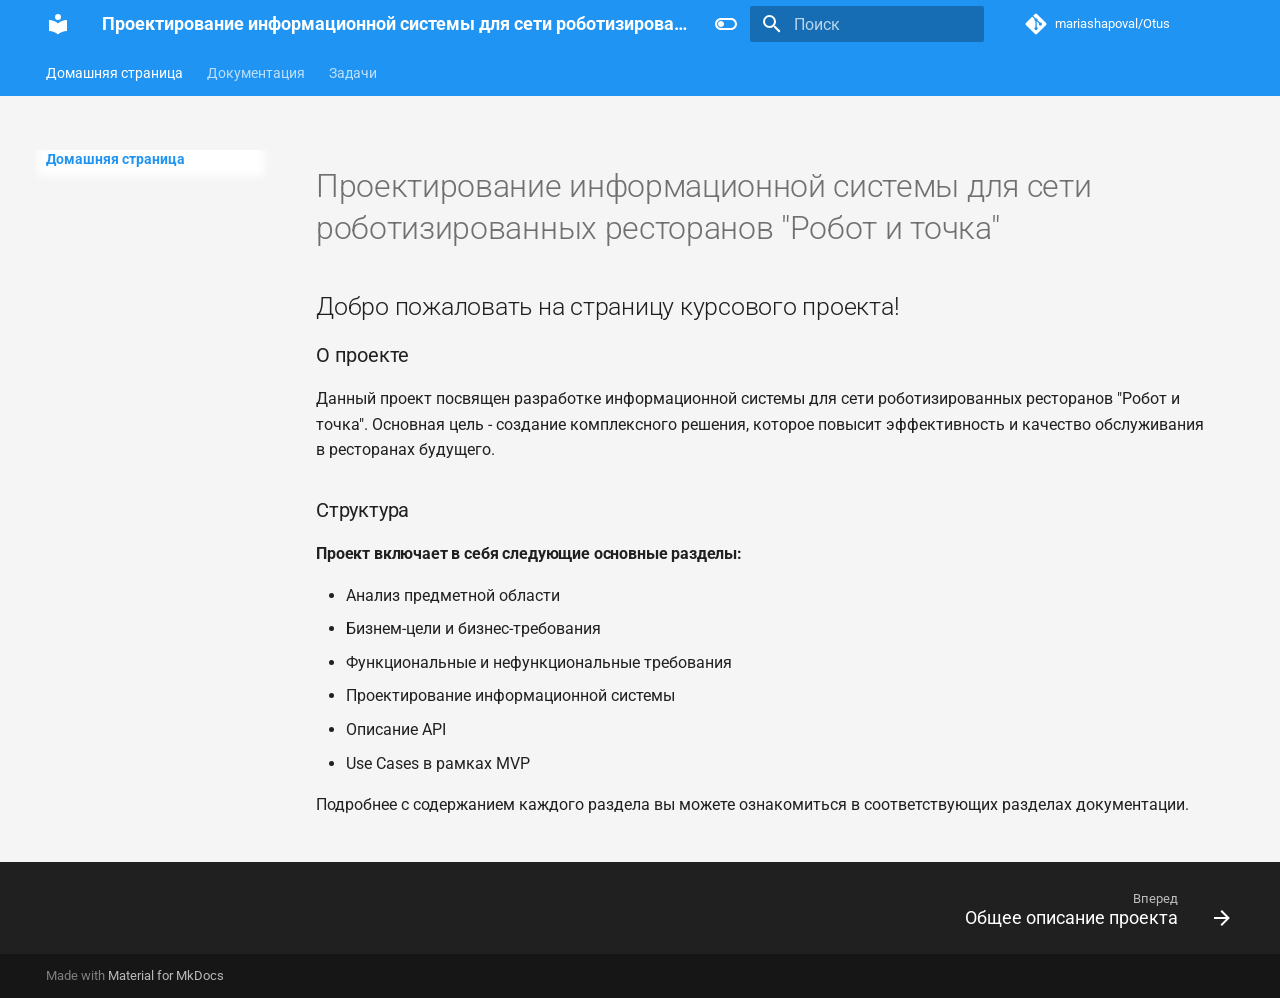
<file: index.html>
<!DOCTYPE html>

<html class="no-js" lang="ru">
<head>
<meta charset="utf-8"/>
<meta content="width=device-width,initial-scale=1" name="viewport"/>
<link href="info/" rel="next"/>
<link href="assets/images/favicon.png" rel="icon"/>
<meta content="mkdocs-1.6.0, mkdocs-material-9.5.31" name="generator"/>
<title>Проектирование информационной системы для сети роботизированных ресторанов "Робот и точка" - Проектирование информационной системы для сети роботизированных ресторанов "Робот и точка"</title>
<link href="assets/stylesheets/main.3cba04c6.min.css" rel="stylesheet"/>
<link href="assets/stylesheets/palette.06af60db.min.css" rel="stylesheet"/>
<link crossorigin="" href="https://fonts.gstatic.com" rel="preconnect"/>
<link href="https://fonts.googleapis.com/css?family=Roboto:300,300i,400,400i,700,700i%7CRoboto+Mono:400,400i,700,700i&amp;display=fallback" rel="stylesheet"/>
<style>:root{--md-text-font:"Roboto";--md-code-font:"Roboto Mono"}</style>
<link href="stylesheets/extra.css" rel="stylesheet"/>
<script>__md_scope=new URL(".",location),__md_hash=e=>[...e].reduce((e,_)=>(e<<5)-e+_.charCodeAt(0),0),__md_get=(e,_=localStorage,t=__md_scope)=>JSON.parse(_.getItem(t.pathname+"."+e)),__md_set=(e,_,t=localStorage,a=__md_scope)=>{try{t.setItem(a.pathname+"."+e,JSON.stringify(_))}catch(e){}}</script>
</head>
<body data-md-color-accent="violet" data-md-color-primary="blue" data-md-color-scheme="default" dir="ltr">
<input autocomplete="off" class="md-toggle" data-md-toggle="drawer" id="__drawer" type="checkbox"/>
<input autocomplete="off" class="md-toggle" data-md-toggle="search" id="__search" type="checkbox"/>
<label class="md-overlay" for="__drawer"></label>
<div data-md-component="skip">
<a class="md-skip" href="#_1">
          Перейти к содержанию
        </a>
</div>
<div data-md-component="announce">
</div>
<header class="md-header" data-md-component="header">
<nav aria-label="Верхний колонтитул" class="md-header__inner md-grid">
<a aria-label="Проектирование информационной системы для сети роботизированных ресторанов " class="md-header__button md-logo" data-md-component="logo" href="." title='Проектирование информационной системы для сети роботизированных ресторанов "Робот и точка"' и="" робот="" точка""="">
<svg viewbox="0 0 24 24" xmlns="http://www.w3.org/2000/svg"><path d="M12 8a3 3 0 0 0 3-3 3 3 0 0 0-3-3 3 3 0 0 0-3 3 3 3 0 0 0 3 3m0 3.54C9.64 9.35 6.5 8 3 8v11c3.5 0 6.64 1.35 9 3.54 2.36-2.19 5.5-3.54 9-3.54V8c-3.5 0-6.64 1.35-9 3.54Z"></path></svg>
</a>
<label class="md-header__button md-icon" for="__drawer">
<svg viewbox="0 0 24 24" xmlns="http://www.w3.org/2000/svg"><path d="M3 6h18v2H3V6m0 5h18v2H3v-2m0 5h18v2H3v-2Z"></path></svg>
</label>
<div class="md-header__title" data-md-component="header-title">
<div class="md-header__ellipsis">
<div class="md-header__topic">
<span class="md-ellipsis">
            Проектирование информационной системы для сети роботизированных ресторанов "Робот и точка"
          </span>
</div>
<div class="md-header__topic" data-md-component="header-topic">
<span class="md-ellipsis">
            
              Проектирование информационной системы для сети роботизированных ресторанов "Робот и точка"
            
          </span>
</div>
</div>
</div>
<form class="md-header__option" data-md-component="palette">
<input aria-label="Переключиться на тёмную тему" class="md-option" data-md-color-accent="violet" data-md-color-media="" data-md-color-primary="blue" data-md-color-scheme="default" id="__palette_0" name="__palette" type="radio"/>
<label class="md-header__button md-icon" for="__palette_1" hidden="" title="Переключиться на тёмную тему">
<svg viewbox="0 0 24 24" xmlns="http://www.w3.org/2000/svg"><path d="M17 6H7c-3.31 0-6 2.69-6 6s2.69 6 6 6h10c3.31 0 6-2.69 6-6s-2.69-6-6-6zm0 10H7c-2.21 0-4-1.79-4-4s1.79-4 4-4h10c2.21 0 4 1.79 4 4s-1.79 4-4 4zM7 9c-1.66 0-3 1.34-3 3s1.34 3 3 3 3-1.34 3-3-1.34-3-3-3z"></path></svg>
</label>
<input aria-label="Переключиться на светлую тему" class="md-option" data-md-color-accent="darkgreen" data-md-color-media="" data-md-color-primary="violet" data-md-color-scheme="slate" id="__palette_1" name="__palette" type="radio"/>
<label class="md-header__button md-icon" for="__palette_0" hidden="" title="Переключиться на светлую тему">
<svg viewbox="0 0 24 24" xmlns="http://www.w3.org/2000/svg"><path d="M17 7H7a5 5 0 0 0-5 5 5 5 0 0 0 5 5h10a5 5 0 0 0 5-5 5 5 0 0 0-5-5m0 8a3 3 0 0 1-3-3 3 3 0 0 1 3-3 3 3 0 0 1 3 3 3 3 0 0 1-3 3Z"></path></svg>
</label>
</form>
<script>var media,input,key,value,palette=__md_get("__palette");if(palette&&palette.color){"(prefers-color-scheme)"===palette.color.media&&(media=matchMedia("(prefers-color-scheme: light)"),input=document.querySelector(media.matches?"[data-md-color-media='(prefers-color-scheme: light)']":"[data-md-color-media='(prefers-color-scheme: dark)']"),palette.color.media=input.getAttribute("data-md-color-media"),palette.color.scheme=input.getAttribute("data-md-color-scheme"),palette.color.primary=input.getAttribute("data-md-color-primary"),palette.color.accent=input.getAttribute("data-md-color-accent"));for([key,value]of Object.entries(palette.color))document.body.setAttribute("data-md-color-"+key,value)}</script>
<label class="md-header__button md-icon" for="__search">
<svg viewbox="0 0 24 24" xmlns="http://www.w3.org/2000/svg"><path d="M9.5 3A6.5 6.5 0 0 1 16 9.5c0 1.61-.59 3.09-1.56 4.23l.27.27h.79l5 5-1.5 1.5-5-5v-.79l-.27-.27A6.516 6.516 0 0 1 9.5 16 6.5 6.5 0 0 1 3 9.5 6.5 6.5 0 0 1 9.5 3m0 2C7 5 5 7 5 9.5S7 14 9.5 14 14 12 14 9.5 12 5 9.5 5Z"></path></svg>
</label>
<div class="md-search" data-md-component="search" role="dialog">
<label class="md-search__overlay" for="__search"></label>
<div class="md-search__inner" role="search">
<form class="md-search__form" name="search">
<input aria-label="Поиск" autocapitalize="off" autocomplete="off" autocorrect="off" class="md-search__input" data-md-component="search-query" name="query" placeholder="Поиск" required="" spellcheck="false" type="text"/>
<label class="md-search__icon md-icon" for="__search">
<svg viewbox="0 0 24 24" xmlns="http://www.w3.org/2000/svg"><path d="M9.5 3A6.5 6.5 0 0 1 16 9.5c0 1.61-.59 3.09-1.56 4.23l.27.27h.79l5 5-1.5 1.5-5-5v-.79l-.27-.27A6.516 6.516 0 0 1 9.5 16 6.5 6.5 0 0 1 3 9.5 6.5 6.5 0 0 1 9.5 3m0 2C7 5 5 7 5 9.5S7 14 9.5 14 14 12 14 9.5 12 5 9.5 5Z"></path></svg>
<svg viewbox="0 0 24 24" xmlns="http://www.w3.org/2000/svg"><path d="M20 11v2H8l5.5 5.5-1.42 1.42L4.16 12l7.92-7.92L13.5 5.5 8 11h12Z"></path></svg>
</label>
<nav aria-label="Поиск" class="md-search__options">
<button aria-label="Очистить" class="md-search__icon md-icon" tabindex="-1" title="Очистить" type="reset">
<svg viewbox="0 0 24 24" xmlns="http://www.w3.org/2000/svg"><path d="M19 6.41 17.59 5 12 10.59 6.41 5 5 6.41 10.59 12 5 17.59 6.41 19 12 13.41 17.59 19 19 17.59 13.41 12 19 6.41Z"></path></svg>
</button>
</nav>
<div class="md-search__suggest" data-md-component="search-suggest"></div>
</form>
<div class="md-search__output">
<div class="md-search__scrollwrap" data-md-scrollfix="" tabindex="0">
<div class="md-search-result" data-md-component="search-result">
<div class="md-search-result__meta">
            Инициализация поиска
          </div>
<ol class="md-search-result__list" role="presentation"></ol>
</div>
</div>
</div>
</div>
</div>
<div class="md-header__source">
<a class="md-source" data-md-component="source" href="https://github.com/mariashapoval/Otus" title="Перейти к репозиторию">
<div class="md-source__icon md-icon">
<svg viewbox="0 0 448 512" xmlns="http://www.w3.org/2000/svg"><!--! Font Awesome Free 6.6.0 by @fontawesome - https://fontawesome.com License - https://fontawesome.com/license/free (Icons: CC BY 4.0, Fonts: SIL OFL 1.1, Code: MIT License) Copyright 2024 Fonticons, Inc.--><path d="M439.55 236.05 244 40.45a28.87 28.87 0 0 0-40.81 0l-40.66 40.63 51.52 51.52c27.06-9.14 52.68 16.77 43.39 43.68l49.66 49.66c34.23-11.8 61.18 31 35.47 56.69-26.49 26.49-70.21-2.87-56-37.34L240.22 199v121.85c25.3 12.54 22.26 41.85 9.08 55a34.34 34.34 0 0 1-48.55 0c-17.57-17.6-11.07-46.91 11.25-56v-123c-20.8-8.51-24.6-30.74-18.64-45L142.57 101 8.45 235.14a28.86 28.86 0 0 0 0 40.81l195.61 195.6a28.86 28.86 0 0 0 40.8 0l194.69-194.69a28.86 28.86 0 0 0 0-40.81z"></path></svg>
</div>
<div class="md-source__repository">
    mariashapoval/Otus
  </div>
</a>
</div>
</nav>
</header>
<div class="md-container" data-md-component="container">
<nav aria-label="Вкладки" class="md-tabs" data-md-component="tabs">
<div class="md-grid">
<ul class="md-tabs__list">
<li class="md-tabs__item md-tabs__item--active">
<a class="md-tabs__link" href=".">
          
  
    
  
  Домашняя страница

        </a>
</li>
<li class="md-tabs__item">
<a class="md-tabs__link" href="info/">
          
  
    
  
  Документация

        </a>
</li>
<li class="md-tabs__item">
<a class="md-tabs__link" href="uc/">
          
  
    
  
  Задачи

        </a>
</li>
</ul>
</div>
</nav>
<main class="md-main" data-md-component="main">
<div class="md-main__inner md-grid">
<div class="md-sidebar md-sidebar--primary" data-md-component="sidebar" data-md-type="navigation">
<div class="md-sidebar__scrollwrap">
<div class="md-sidebar__inner">
<nav aria-label="Навигация" class="md-nav md-nav--primary md-nav--lifted md-nav--integrated" data-md-level="0">
<label class="md-nav__title" for="__drawer">
<a aria-label="Проектирование информационной системы для сети роботизированных ресторанов " class="md-nav__button md-logo" data-md-component="logo" href="." title='Проектирование информационной системы для сети роботизированных ресторанов "Робот и точка"' и="" робот="" точка""="">
<svg viewbox="0 0 24 24" xmlns="http://www.w3.org/2000/svg"><path d="M12 8a3 3 0 0 0 3-3 3 3 0 0 0-3-3 3 3 0 0 0-3 3 3 3 0 0 0 3 3m0 3.54C9.64 9.35 6.5 8 3 8v11c3.5 0 6.64 1.35 9 3.54 2.36-2.19 5.5-3.54 9-3.54V8c-3.5 0-6.64 1.35-9 3.54Z"></path></svg>
</a>
    Проектирование информационной системы для сети роботизированных ресторанов "Робот и точка"
  </label>
<div class="md-nav__source">
<a class="md-source" data-md-component="source" href="https://github.com/mariashapoval/Otus" title="Перейти к репозиторию">
<div class="md-source__icon md-icon">
<svg viewbox="0 0 448 512" xmlns="http://www.w3.org/2000/svg"><!--! Font Awesome Free 6.6.0 by @fontawesome - https://fontawesome.com License - https://fontawesome.com/license/free (Icons: CC BY 4.0, Fonts: SIL OFL 1.1, Code: MIT License) Copyright 2024 Fonticons, Inc.--><path d="M439.55 236.05 244 40.45a28.87 28.87 0 0 0-40.81 0l-40.66 40.63 51.52 51.52c27.06-9.14 52.68 16.77 43.39 43.68l49.66 49.66c34.23-11.8 61.18 31 35.47 56.69-26.49 26.49-70.21-2.87-56-37.34L240.22 199v121.85c25.3 12.54 22.26 41.85 9.08 55a34.34 34.34 0 0 1-48.55 0c-17.57-17.6-11.07-46.91 11.25-56v-123c-20.8-8.51-24.6-30.74-18.64-45L142.57 101 8.45 235.14a28.86 28.86 0 0 0 0 40.81l195.61 195.6a28.86 28.86 0 0 0 40.8 0l194.69-194.69a28.86 28.86 0 0 0 0-40.81z"></path></svg>
</div>
<div class="md-source__repository">
    mariashapoval/Otus
  </div>
</a>
</div>
<ul class="md-nav__list" data-md-scrollfix="">
<li class="md-nav__item md-nav__item--active md-nav__item--section md-nav__item--nested">
<input checked="" class="md-nav__toggle md-toggle" id="__nav_1" type="checkbox"/>
<div class="md-nav__link md-nav__container">
<a class="md-nav__link md-nav__link--active" href=".">
<span class="md-ellipsis">
    Домашняя страница
  </span>
</a>
</div>
<nav aria-expanded="true" aria-labelledby="__nav_1_label" class="md-nav" data-md-level="1">
<label class="md-nav__title" for="__nav_1">
<span class="md-nav__icon md-icon"></span>
            Домашняя страница
          </label>
<ul class="md-nav__list" data-md-scrollfix="">
</ul>
</nav>
</li>
<li class="md-nav__item md-nav__item--nested">
<input class="md-nav__toggle md-toggle md-toggle--indeterminate" id="__nav_2" type="checkbox"/>
<label class="md-nav__link" for="__nav_2" id="__nav_2_label" tabindex="0">
<span class="md-ellipsis">
    Документация
  </span>
<span class="md-nav__icon md-icon"></span>
</label>
<nav aria-expanded="false" aria-labelledby="__nav_2_label" class="md-nav" data-md-level="1">
<label class="md-nav__title" for="__nav_2">
<span class="md-nav__icon md-icon"></span>
            Документация
          </label>
<ul class="md-nav__list" data-md-scrollfix="">
<li class="md-nav__item">
<a class="md-nav__link" href="info/">
<span class="md-ellipsis">
    Общее описание проекта
  </span>
</a>
</li>
<li class="md-nav__item">
<a class="md-nav__link" href="goals/">
<span class="md-ellipsis">
    Бизнес-цели проекта
  </span>
</a>
</li>
<li class="md-nav__item">
<a class="md-nav__link" href="glossary/">
<span class="md-ellipsis">
    Описание предметной области
  </span>
</a>
</li>
<li class="md-nav__item">
<a class="md-nav__link" href="brs/">
<span class="md-ellipsis">
    Анализ бизнес-требований к системе автоматизированного ресторана
  </span>
</a>
</li>
<li class="md-nav__item">
<a class="md-nav__link" href="req/">
<span class="md-ellipsis">
    Требования
  </span>
</a>
</li>
<li class="md-nav__item">
<a class="md-nav__link" href="models/">
<span class="md-ellipsis">
    Проектирование приложения
  </span>
</a>
</li>
<li class="md-nav__item">
<a class="md-nav__link" href="architecture/">
<span class="md-ellipsis">
    Архитектурный стиль
  </span>
</a>
</li>
<li class="md-nav__item">
<a class="md-nav__link" href="api/">
<span class="md-ellipsis">
    API Интеграция
  </span>
</a>
</li>
</ul>
</nav>
</li>
<li class="md-nav__item md-nav__item--nested">
<input class="md-nav__toggle md-toggle md-toggle--indeterminate" id="__nav_3" type="checkbox"/>
<label class="md-nav__link" for="__nav_3" id="__nav_3_label" tabindex="0">
<span class="md-ellipsis">
    Задачи
  </span>
<span class="md-nav__icon md-icon"></span>
</label>
<nav aria-expanded="false" aria-labelledby="__nav_3_label" class="md-nav" data-md-level="1">
<label class="md-nav__title" for="__nav_3">
<span class="md-nav__icon md-icon"></span>
            Задачи
          </label>
<ul class="md-nav__list" data-md-scrollfix="">
<li class="md-nav__item">
<a class="md-nav__link" href="uc/">
<span class="md-ellipsis">
    Сценарии использования
  </span>
</a>
</li>
</ul>
</nav>
</li>
</ul>
</nav>
</div>
</div>
</div>
<div class="md-content" data-md-component="content">
<article class="md-content__inner md-typeset">
<h1 id="_1">Проектирование информационной системы для сети роботизированных ресторанов "Робот и точка"</h1>
<h2 id="_2">Добро пожаловать на страницу курсового проекта!</h2>
<h3 id="_3">О проекте</h3>
<p>Данный проект посвящен разработке информационной системы для сети роботизированных ресторанов "Робот и точка". Основная цель - создание комплексного решения, которое повысит эффективность и качество обслуживания в ресторанах будущего.</p>
<h3 id="_4">Структура</h3>
<h4 id="_5">Проект включает в себя следующие основные разделы:</h4>
<ul>
<li>Анализ предметной области</li>
<li>Бизнем-цели и бизнес-требования</li>
<li>Функциональные и нефункциональные требования</li>
<li>Проектирование информационной системы</li>
<li>Описание API </li>
<li>Use Cases в рамках MVP</li>
</ul>
<p>Подробнее с содержанием каждого раздела вы можете ознакомиться в соответствующих разделах документации.</p>
</article>
</div>
<script>var target=document.getElementById(location.hash.slice(1));target&&target.name&&(target.checked=target.name.startsWith("__tabbed_"))</script>
</div>
<button class="md-top md-icon" data-md-component="top" hidden="" type="button">
<svg viewbox="0 0 24 24" xmlns="http://www.w3.org/2000/svg"><path d="M13 20h-2V8l-5.5 5.5-1.42-1.42L12 4.16l7.92 7.92-1.42 1.42L13 8v12Z"></path></svg>
  К началу
</button>
</main>
<footer class="md-footer">
<nav aria-label="Нижний колонтитул" class="md-footer__inner md-grid">
<a aria-label="Вперед: Общее описание проекта" class="md-footer__link md-footer__link--next" href="info/">
<div class="md-footer__title">
<span class="md-footer__direction">
                Вперед
              </span>
<div class="md-ellipsis">
                Общее описание проекта
              </div>
</div>
<div class="md-footer__button md-icon">
<svg viewbox="0 0 24 24" xmlns="http://www.w3.org/2000/svg"><path d="M4 11v2h12l-5.5 5.5 1.42 1.42L19.84 12l-7.92-7.92L10.5 5.5 16 11H4Z"></path></svg>
</div>
</a>
</nav>
<div class="md-footer-meta md-typeset">
<div class="md-footer-meta__inner md-grid">
<div class="md-copyright">
  
  
    Made with
    <a href="https://squidfunk.github.io/mkdocs-material/" rel="noopener" target="_blank">
      Material for MkDocs
    </a>
</div>
</div>
</div>
</footer>
</div>
<div class="md-dialog" data-md-component="dialog">
<div class="md-dialog__inner md-typeset"></div>
</div>
<script id="__config" type="application/json">{"base": ".", "features": ["navigation.instant", "navigation.tracking", "navigation.expand", "navigation.path", "navigation.top", "navigation.footer", "navigation.tabs", "navigation.indexes", "toc.integrate", "toc.follow", "search.highlight", "search.suggest", "content.code.copy"], "search": "assets/javascripts/workers/search.b8dbb3d2.min.js", "translations": {"clipboard.copied": "\u0421\u043a\u043e\u043f\u0438\u0440\u043e\u0432\u0430\u043d\u043e \u0432 \u0431\u0443\u0444\u0435\u0440", "clipboard.copy": "\u041a\u043e\u043f\u0438\u0440\u043e\u0432\u0430\u0442\u044c \u0432 \u0431\u0443\u0444\u0435\u0440", "search.result.more.one": "\u0415\u0449\u0451 1 \u043d\u0430 \u044d\u0442\u043e\u0439 \u0441\u0442\u0440\u0430\u043d\u0438\u0446\u0435", "search.result.more.other": "\u0415\u0449\u0451 # \u043d\u0430 \u044d\u0442\u043e\u0439 \u0441\u0442\u0440\u0430\u043d\u0438\u0446\u0435", "search.result.none": "\u0421\u043e\u0432\u043f\u0430\u0434\u0435\u043d\u0438\u0439 \u043d\u0435 \u043d\u0430\u0439\u0434\u0435\u043d\u043e", "search.result.one": "\u041d\u0430\u0439\u0434\u0435\u043d\u043e 1 \u0441\u043e\u0432\u043f\u0430\u0434\u0435\u043d\u0438\u0435", "search.result.other": "\u041d\u0430\u0439\u0434\u0435\u043d\u043e \u0441\u043e\u0432\u043f\u0430\u0434\u0435\u043d\u0438\u0439: #", "search.result.placeholder": "\u041d\u0430\u0447\u043d\u0438\u0442\u0435 \u043f\u0435\u0447\u0430\u0442\u0430\u0442\u044c \u0434\u043b\u044f \u043f\u043e\u0438\u0441\u043a\u0430", "search.result.term.missing": "\u041e\u0442\u0441\u0443\u0442\u0441\u0442\u0432\u0443\u0435\u0442", "select.version": "\u0412\u044b\u0431\u0435\u0440\u0438\u0442\u0435 \u0432\u0435\u0440\u0441\u0438\u044e"}}</script>
<script src="assets/javascripts/bundle.fe8b6f2b.min.js"></script>
<script>document$.subscribe(() => {
            window.update_swagger_ui_iframe_height = function (id) {
                var iFrameID = document.getElementById(id);
                if (iFrameID) {
                    full_height = (iFrameID.contentWindow.document.body.scrollHeight + 80) + "px";
                    iFrameID.height = full_height;
                    iFrameID.style.height = full_height;
                }
            }
        
            let iframe_id_list = []
            var iframes = document.getElementsByClassName("swagger-ui-iframe");
            for (var i = 0; i < iframes.length; i++) { 
                iframe_id_list.push(iframes[i].getAttribute("id"))
            }
        
            let ticking = true;
            
            document.addEventListener('scroll', function(e) {
                if (!ticking) {
                    window.requestAnimationFrame(()=> {
                        let half_vh = window.innerHeight/2;
                        for(var i = 0; i < iframe_id_list.length; i++) {
                            let element = document.getElementById(iframe_id_list[i])
                            if(element==null){
                                return
                            }
                            let diff = element.getBoundingClientRect().top
                            if(element.contentWindow.update_top_val){
                                element.contentWindow.update_top_val(half_vh - diff)
                            }
                        }
                        ticking = false;
                    });
                    ticking = true;
                }
            });
        
            const dark_scheme_name = "slate"
            
            window.scheme = document.body.getAttribute("data-md-color-scheme")
            const options = {
                attributeFilter: ['data-md-color-scheme'],
            };
            function color_scheme_callback(mutations) {
                for (let mutation of mutations) {
                    if (mutation.attributeName === "data-md-color-scheme") {
                        scheme = document.body.getAttribute("data-md-color-scheme")
                        var iframe_list = document.getElementsByClassName("swagger-ui-iframe")
                        for(var i = 0; i < iframe_list.length; i++) {
                            var ele = iframe_list.item(i);
                            if (ele) {
                                if (scheme === dark_scheme_name) {
                                    ele.contentWindow.enable_dark_mode();
                                } else {
                                    ele.contentWindow.disable_dark_mode();
                                }
                            }
                        }
                    }
                }
            }
            observer = new MutationObserver(color_scheme_callback);
            observer.observe(document.body, options);
            })</script></body>
</html>
</file>
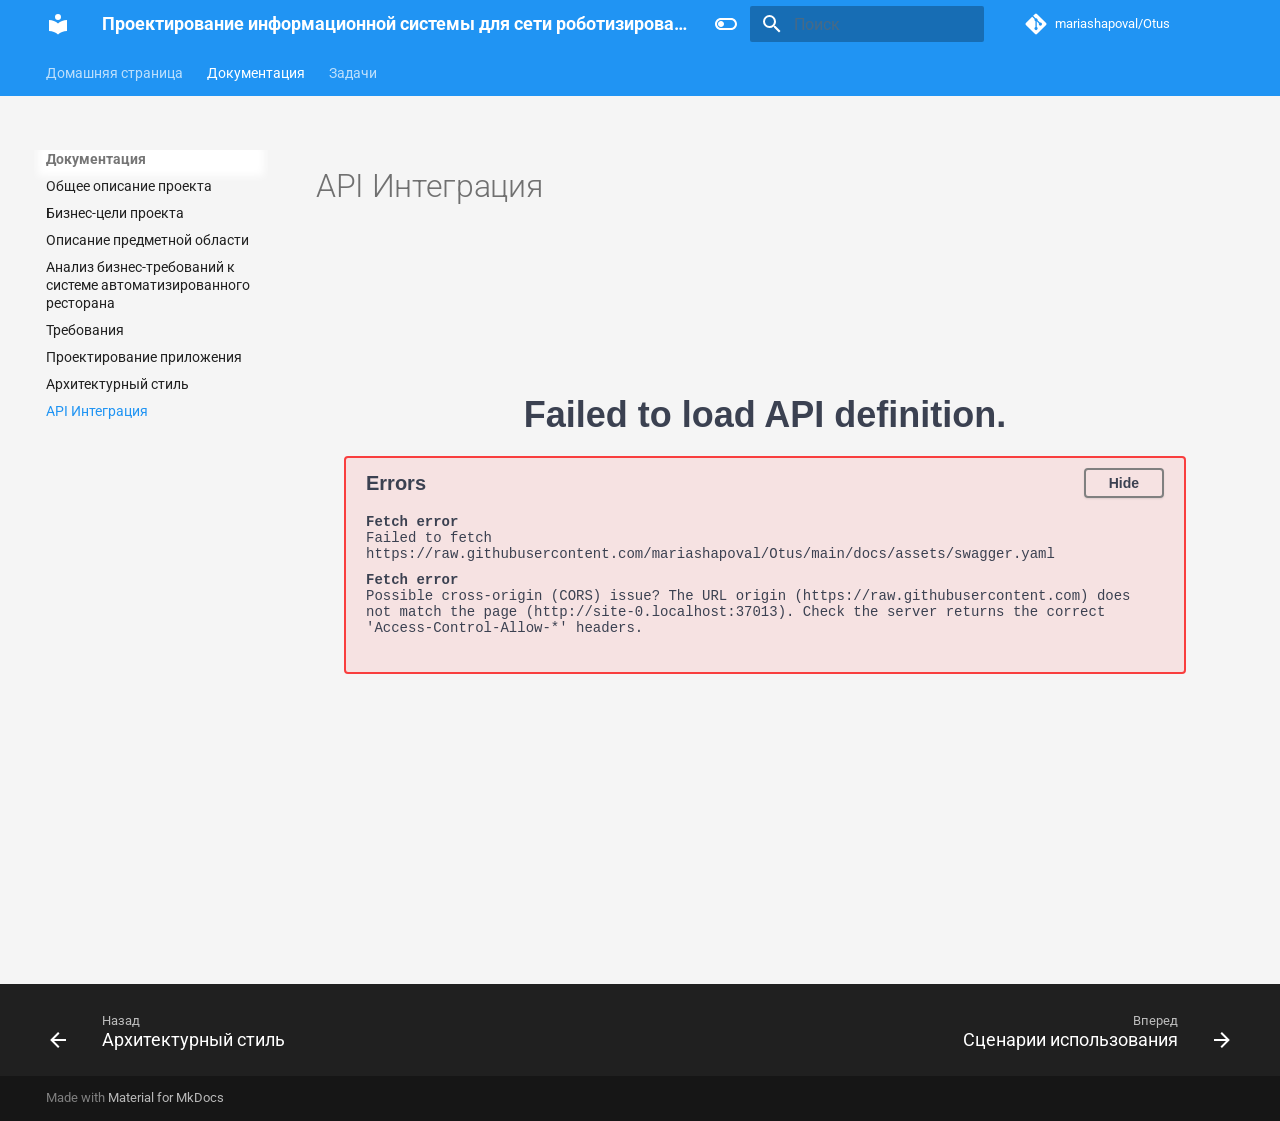
<file: api/index.html>
<!DOCTYPE html>

<html class="no-js" lang="ru">
<head>
<meta charset="utf-8"/>
<meta content="width=device-width,initial-scale=1" name="viewport"/>
<link href="../architecture/" rel="prev"/>
<link href="../uc/" rel="next"/>
<link href="../assets/images/favicon.png" rel="icon"/>
<meta content="mkdocs-1.6.0, mkdocs-material-9.5.31" name="generator"/>
<title>API Интеграция - Проектирование информационной системы для сети роботизированных ресторанов "Робот и точка"</title>
<link href="../assets/stylesheets/main.3cba04c6.min.css" rel="stylesheet"/>
<link href="../assets/stylesheets/palette.06af60db.min.css" rel="stylesheet"/>
<link crossorigin="" href="https://fonts.gstatic.com" rel="preconnect"/>
<link href="https://fonts.googleapis.com/css?family=Roboto:300,300i,400,400i,700,700i%7CRoboto+Mono:400,400i,700,700i&amp;display=fallback" rel="stylesheet"/>
<style>:root{--md-text-font:"Roboto";--md-code-font:"Roboto Mono"}</style>
<link href="../stylesheets/extra.css" rel="stylesheet"/>
<script>__md_scope=new URL("..",location),__md_hash=e=>[...e].reduce((e,_)=>(e<<5)-e+_.charCodeAt(0),0),__md_get=(e,_=localStorage,t=__md_scope)=>JSON.parse(_.getItem(t.pathname+"."+e)),__md_set=(e,_,t=localStorage,a=__md_scope)=>{try{t.setItem(a.pathname+"."+e,JSON.stringify(_))}catch(e){}}</script>
</head>
<body data-md-color-accent="violet" data-md-color-primary="blue" data-md-color-scheme="default" dir="ltr">
<input autocomplete="off" class="md-toggle" data-md-toggle="drawer" id="__drawer" type="checkbox"/>
<input autocomplete="off" class="md-toggle" data-md-toggle="search" id="__search" type="checkbox"/>
<label class="md-overlay" for="__drawer"></label>
<div data-md-component="skip">
<a class="md-skip" href="#api">
          Перейти к содержанию
        </a>
</div>
<div data-md-component="announce">
</div>
<header class="md-header" data-md-component="header">
<nav aria-label="Верхний колонтитул" class="md-header__inner md-grid">
<a aria-label="Проектирование информационной системы для сети роботизированных ресторанов " class="md-header__button md-logo" data-md-component="logo" href=".." title='Проектирование информационной системы для сети роботизированных ресторанов "Робот и точка"' и="" робот="" точка""="">
<svg viewbox="0 0 24 24" xmlns="http://www.w3.org/2000/svg"><path d="M12 8a3 3 0 0 0 3-3 3 3 0 0 0-3-3 3 3 0 0 0-3 3 3 3 0 0 0 3 3m0 3.54C9.64 9.35 6.5 8 3 8v11c3.5 0 6.64 1.35 9 3.54 2.36-2.19 5.5-3.54 9-3.54V8c-3.5 0-6.64 1.35-9 3.54Z"></path></svg>
</a>
<label class="md-header__button md-icon" for="__drawer">
<svg viewbox="0 0 24 24" xmlns="http://www.w3.org/2000/svg"><path d="M3 6h18v2H3V6m0 5h18v2H3v-2m0 5h18v2H3v-2Z"></path></svg>
</label>
<div class="md-header__title" data-md-component="header-title">
<div class="md-header__ellipsis">
<div class="md-header__topic">
<span class="md-ellipsis">
            Проектирование информационной системы для сети роботизированных ресторанов "Робот и точка"
          </span>
</div>
<div class="md-header__topic" data-md-component="header-topic">
<span class="md-ellipsis">
            
              API Интеграция
            
          </span>
</div>
</div>
</div>
<form class="md-header__option" data-md-component="palette">
<input aria-label="Переключиться на тёмную тему" class="md-option" data-md-color-accent="violet" data-md-color-media="" data-md-color-primary="blue" data-md-color-scheme="default" id="__palette_0" name="__palette" type="radio"/>
<label class="md-header__button md-icon" for="__palette_1" hidden="" title="Переключиться на тёмную тему">
<svg viewbox="0 0 24 24" xmlns="http://www.w3.org/2000/svg"><path d="M17 6H7c-3.31 0-6 2.69-6 6s2.69 6 6 6h10c3.31 0 6-2.69 6-6s-2.69-6-6-6zm0 10H7c-2.21 0-4-1.79-4-4s1.79-4 4-4h10c2.21 0 4 1.79 4 4s-1.79 4-4 4zM7 9c-1.66 0-3 1.34-3 3s1.34 3 3 3 3-1.34 3-3-1.34-3-3-3z"></path></svg>
</label>
<input aria-label="Переключиться на светлую тему" class="md-option" data-md-color-accent="darkgreen" data-md-color-media="" data-md-color-primary="violet" data-md-color-scheme="slate" id="__palette_1" name="__palette" type="radio"/>
<label class="md-header__button md-icon" for="__palette_0" hidden="" title="Переключиться на светлую тему">
<svg viewbox="0 0 24 24" xmlns="http://www.w3.org/2000/svg"><path d="M17 7H7a5 5 0 0 0-5 5 5 5 0 0 0 5 5h10a5 5 0 0 0 5-5 5 5 0 0 0-5-5m0 8a3 3 0 0 1-3-3 3 3 0 0 1 3-3 3 3 0 0 1 3 3 3 3 0 0 1-3 3Z"></path></svg>
</label>
</form>
<script>var media,input,key,value,palette=__md_get("__palette");if(palette&&palette.color){"(prefers-color-scheme)"===palette.color.media&&(media=matchMedia("(prefers-color-scheme: light)"),input=document.querySelector(media.matches?"[data-md-color-media='(prefers-color-scheme: light)']":"[data-md-color-media='(prefers-color-scheme: dark)']"),palette.color.media=input.getAttribute("data-md-color-media"),palette.color.scheme=input.getAttribute("data-md-color-scheme"),palette.color.primary=input.getAttribute("data-md-color-primary"),palette.color.accent=input.getAttribute("data-md-color-accent"));for([key,value]of Object.entries(palette.color))document.body.setAttribute("data-md-color-"+key,value)}</script>
<label class="md-header__button md-icon" for="__search">
<svg viewbox="0 0 24 24" xmlns="http://www.w3.org/2000/svg"><path d="M9.5 3A6.5 6.5 0 0 1 16 9.5c0 1.61-.59 3.09-1.56 4.23l.27.27h.79l5 5-1.5 1.5-5-5v-.79l-.27-.27A6.516 6.516 0 0 1 9.5 16 6.5 6.5 0 0 1 3 9.5 6.5 6.5 0 0 1 9.5 3m0 2C7 5 5 7 5 9.5S7 14 9.5 14 14 12 14 9.5 12 5 9.5 5Z"></path></svg>
</label>
<div class="md-search" data-md-component="search" role="dialog">
<label class="md-search__overlay" for="__search"></label>
<div class="md-search__inner" role="search">
<form class="md-search__form" name="search">
<input aria-label="Поиск" autocapitalize="off" autocomplete="off" autocorrect="off" class="md-search__input" data-md-component="search-query" name="query" placeholder="Поиск" required="" spellcheck="false" type="text"/>
<label class="md-search__icon md-icon" for="__search">
<svg viewbox="0 0 24 24" xmlns="http://www.w3.org/2000/svg"><path d="M9.5 3A6.5 6.5 0 0 1 16 9.5c0 1.61-.59 3.09-1.56 4.23l.27.27h.79l5 5-1.5 1.5-5-5v-.79l-.27-.27A6.516 6.516 0 0 1 9.5 16 6.5 6.5 0 0 1 3 9.5 6.5 6.5 0 0 1 9.5 3m0 2C7 5 5 7 5 9.5S7 14 9.5 14 14 12 14 9.5 12 5 9.5 5Z"></path></svg>
<svg viewbox="0 0 24 24" xmlns="http://www.w3.org/2000/svg"><path d="M20 11v2H8l5.5 5.5-1.42 1.42L4.16 12l7.92-7.92L13.5 5.5 8 11h12Z"></path></svg>
</label>
<nav aria-label="Поиск" class="md-search__options">
<button aria-label="Очистить" class="md-search__icon md-icon" tabindex="-1" title="Очистить" type="reset">
<svg viewbox="0 0 24 24" xmlns="http://www.w3.org/2000/svg"><path d="M19 6.41 17.59 5 12 10.59 6.41 5 5 6.41 10.59 12 5 17.59 6.41 19 12 13.41 17.59 19 19 17.59 13.41 12 19 6.41Z"></path></svg>
</button>
</nav>
<div class="md-search__suggest" data-md-component="search-suggest"></div>
</form>
<div class="md-search__output">
<div class="md-search__scrollwrap" data-md-scrollfix="" tabindex="0">
<div class="md-search-result" data-md-component="search-result">
<div class="md-search-result__meta">
            Инициализация поиска
          </div>
<ol class="md-search-result__list" role="presentation"></ol>
</div>
</div>
</div>
</div>
</div>
<div class="md-header__source">
<a class="md-source" data-md-component="source" href="https://github.com/mariashapoval/Otus" title="Перейти к репозиторию">
<div class="md-source__icon md-icon">
<svg viewbox="0 0 448 512" xmlns="http://www.w3.org/2000/svg"><!--! Font Awesome Free 6.6.0 by @fontawesome - https://fontawesome.com License - https://fontawesome.com/license/free (Icons: CC BY 4.0, Fonts: SIL OFL 1.1, Code: MIT License) Copyright 2024 Fonticons, Inc.--><path d="M439.55 236.05 244 40.45a28.87 28.87 0 0 0-40.81 0l-40.66 40.63 51.52 51.52c27.06-9.14 52.68 16.77 43.39 43.68l49.66 49.66c34.23-11.8 61.18 31 35.47 56.69-26.49 26.49-70.21-2.87-56-37.34L240.22 199v121.85c25.3 12.54 22.26 41.85 9.08 55a34.34 34.34 0 0 1-48.55 0c-17.57-17.6-11.07-46.91 11.25-56v-123c-20.8-8.51-24.6-30.74-18.64-45L142.57 101 8.45 235.14a28.86 28.86 0 0 0 0 40.81l195.61 195.6a28.86 28.86 0 0 0 40.8 0l194.69-194.69a28.86 28.86 0 0 0 0-40.81z"></path></svg>
</div>
<div class="md-source__repository">
    mariashapoval/Otus
  </div>
</a>
</div>
</nav>
</header>
<div class="md-container" data-md-component="container">
<nav aria-label="Вкладки" class="md-tabs" data-md-component="tabs">
<div class="md-grid">
<ul class="md-tabs__list">
<li class="md-tabs__item">
<a class="md-tabs__link" href="..">
          
  
    
  
  Домашняя страница

        </a>
</li>
<li class="md-tabs__item md-tabs__item--active">
<a class="md-tabs__link" href="../info/">
          
  
    
  
  Документация

        </a>
</li>
<li class="md-tabs__item">
<a class="md-tabs__link" href="../uc/">
          
  
    
  
  Задачи

        </a>
</li>
</ul>
</div>
</nav>
<main class="md-main" data-md-component="main">
<div class="md-main__inner md-grid">
<div class="md-sidebar md-sidebar--primary" data-md-component="sidebar" data-md-type="navigation">
<div class="md-sidebar__scrollwrap">
<div class="md-sidebar__inner">
<nav aria-label="Навигация" class="md-nav md-nav--primary md-nav--lifted md-nav--integrated" data-md-level="0">
<label class="md-nav__title" for="__drawer">
<a aria-label="Проектирование информационной системы для сети роботизированных ресторанов " class="md-nav__button md-logo" data-md-component="logo" href=".." title='Проектирование информационной системы для сети роботизированных ресторанов "Робот и точка"' и="" робот="" точка""="">
<svg viewbox="0 0 24 24" xmlns="http://www.w3.org/2000/svg"><path d="M12 8a3 3 0 0 0 3-3 3 3 0 0 0-3-3 3 3 0 0 0-3 3 3 3 0 0 0 3 3m0 3.54C9.64 9.35 6.5 8 3 8v11c3.5 0 6.64 1.35 9 3.54 2.36-2.19 5.5-3.54 9-3.54V8c-3.5 0-6.64 1.35-9 3.54Z"></path></svg>
</a>
    Проектирование информационной системы для сети роботизированных ресторанов "Робот и точка"
  </label>
<div class="md-nav__source">
<a class="md-source" data-md-component="source" href="https://github.com/mariashapoval/Otus" title="Перейти к репозиторию">
<div class="md-source__icon md-icon">
<svg viewbox="0 0 448 512" xmlns="http://www.w3.org/2000/svg"><!--! Font Awesome Free 6.6.0 by @fontawesome - https://fontawesome.com License - https://fontawesome.com/license/free (Icons: CC BY 4.0, Fonts: SIL OFL 1.1, Code: MIT License) Copyright 2024 Fonticons, Inc.--><path d="M439.55 236.05 244 40.45a28.87 28.87 0 0 0-40.81 0l-40.66 40.63 51.52 51.52c27.06-9.14 52.68 16.77 43.39 43.68l49.66 49.66c34.23-11.8 61.18 31 35.47 56.69-26.49 26.49-70.21-2.87-56-37.34L240.22 199v121.85c25.3 12.54 22.26 41.85 9.08 55a34.34 34.34 0 0 1-48.55 0c-17.57-17.6-11.07-46.91 11.25-56v-123c-20.8-8.51-24.6-30.74-18.64-45L142.57 101 8.45 235.14a28.86 28.86 0 0 0 0 40.81l195.61 195.6a28.86 28.86 0 0 0 40.8 0l194.69-194.69a28.86 28.86 0 0 0 0-40.81z"></path></svg>
</div>
<div class="md-source__repository">
    mariashapoval/Otus
  </div>
</a>
</div>
<ul class="md-nav__list" data-md-scrollfix="">
<li class="md-nav__item md-nav__item--nested">
<input class="md-nav__toggle md-toggle md-toggle--indeterminate" id="__nav_1" type="checkbox"/>
<div class="md-nav__link md-nav__container">
<a class="md-nav__link" href="..">
<span class="md-ellipsis">
    Домашняя страница
  </span>
</a>
</div>
<nav aria-expanded="false" aria-labelledby="__nav_1_label" class="md-nav" data-md-level="1">
<label class="md-nav__title" for="__nav_1">
<span class="md-nav__icon md-icon"></span>
            Домашняя страница
          </label>
<ul class="md-nav__list" data-md-scrollfix="">
</ul>
</nav>
</li>
<li class="md-nav__item md-nav__item--active md-nav__item--section md-nav__item--nested">
<input checked="" class="md-nav__toggle md-toggle" id="__nav_2" type="checkbox"/>
<label class="md-nav__link" for="__nav_2" id="__nav_2_label" tabindex="">
<span class="md-ellipsis">
    Документация
  </span>
<span class="md-nav__icon md-icon"></span>
</label>
<nav aria-expanded="true" aria-labelledby="__nav_2_label" class="md-nav" data-md-level="1">
<label class="md-nav__title" for="__nav_2">
<span class="md-nav__icon md-icon"></span>
            Документация
          </label>
<ul class="md-nav__list" data-md-scrollfix="">
<li class="md-nav__item">
<a class="md-nav__link" href="../info/">
<span class="md-ellipsis">
    Общее описание проекта
  </span>
</a>
</li>
<li class="md-nav__item">
<a class="md-nav__link" href="../goals/">
<span class="md-ellipsis">
    Бизнес-цели проекта
  </span>
</a>
</li>
<li class="md-nav__item">
<a class="md-nav__link" href="../glossary/">
<span class="md-ellipsis">
    Описание предметной области
  </span>
</a>
</li>
<li class="md-nav__item">
<a class="md-nav__link" href="../brs/">
<span class="md-ellipsis">
    Анализ бизнес-требований к системе автоматизированного ресторана
  </span>
</a>
</li>
<li class="md-nav__item">
<a class="md-nav__link" href="../req/">
<span class="md-ellipsis">
    Требования
  </span>
</a>
</li>
<li class="md-nav__item">
<a class="md-nav__link" href="../models/">
<span class="md-ellipsis">
    Проектирование приложения
  </span>
</a>
</li>
<li class="md-nav__item">
<a class="md-nav__link" href="../architecture/">
<span class="md-ellipsis">
    Архитектурный стиль
  </span>
</a>
</li>
<li class="md-nav__item md-nav__item--active">
<input class="md-nav__toggle md-toggle" id="__toc" type="checkbox"/>
<a class="md-nav__link md-nav__link--active" href="./">
<span class="md-ellipsis">
    API Интеграция
  </span>
</a>
</li>
</ul>
</nav>
</li>
<li class="md-nav__item md-nav__item--nested">
<input class="md-nav__toggle md-toggle md-toggle--indeterminate" id="__nav_3" type="checkbox"/>
<label class="md-nav__link" for="__nav_3" id="__nav_3_label" tabindex="0">
<span class="md-ellipsis">
    Задачи
  </span>
<span class="md-nav__icon md-icon"></span>
</label>
<nav aria-expanded="false" aria-labelledby="__nav_3_label" class="md-nav" data-md-level="1">
<label class="md-nav__title" for="__nav_3">
<span class="md-nav__icon md-icon"></span>
            Задачи
          </label>
<ul class="md-nav__list" data-md-scrollfix="">
<li class="md-nav__item">
<a class="md-nav__link" href="../uc/">
<span class="md-ellipsis">
    Сценарии использования
  </span>
</a>
</li>
</ul>
</nav>
</li>
</ul>
</nav>
</div>
</div>
</div>
<div class="md-content" data-md-component="content">
<article class="md-content__inner md-typeset">
<h1 id="api">API Интеграция</h1>
<p><iframe class="swagger-ui-iframe" frameborder="0" id="2439ee3f" src="swagger-2439ee3f.html" style="overflow:hidden;width:100%;" width="100%"></iframe></p>
</article>
</div>
<script>var target=document.getElementById(location.hash.slice(1));target&&target.name&&(target.checked=target.name.startsWith("__tabbed_"))</script>
</div>
<button class="md-top md-icon" data-md-component="top" hidden="" type="button">
<svg viewbox="0 0 24 24" xmlns="http://www.w3.org/2000/svg"><path d="M13 20h-2V8l-5.5 5.5-1.42-1.42L12 4.16l7.92 7.92-1.42 1.42L13 8v12Z"></path></svg>
  К началу
</button>
</main>
<footer class="md-footer">
<nav aria-label="Нижний колонтитул" class="md-footer__inner md-grid">
<a aria-label="Назад: Архитектурный стиль" class="md-footer__link md-footer__link--prev" href="../architecture/">
<div class="md-footer__button md-icon">
<svg viewbox="0 0 24 24" xmlns="http://www.w3.org/2000/svg"><path d="M20 11v2H8l5.5 5.5-1.42 1.42L4.16 12l7.92-7.92L13.5 5.5 8 11h12Z"></path></svg>
</div>
<div class="md-footer__title">
<span class="md-footer__direction">
                Назад
              </span>
<div class="md-ellipsis">
                Архитектурный стиль
              </div>
</div>
</a>
<a aria-label="Вперед: Сценарии использования" class="md-footer__link md-footer__link--next" href="../uc/">
<div class="md-footer__title">
<span class="md-footer__direction">
                Вперед
              </span>
<div class="md-ellipsis">
                Сценарии использования
              </div>
</div>
<div class="md-footer__button md-icon">
<svg viewbox="0 0 24 24" xmlns="http://www.w3.org/2000/svg"><path d="M4 11v2h12l-5.5 5.5 1.42 1.42L19.84 12l-7.92-7.92L10.5 5.5 16 11H4Z"></path></svg>
</div>
</a>
</nav>
<div class="md-footer-meta md-typeset">
<div class="md-footer-meta__inner md-grid">
<div class="md-copyright">
  
  
    Made with
    <a href="https://squidfunk.github.io/mkdocs-material/" rel="noopener" target="_blank">
      Material for MkDocs
    </a>
</div>
</div>
</div>
</footer>
</div>
<div class="md-dialog" data-md-component="dialog">
<div class="md-dialog__inner md-typeset"></div>
</div>
<script id="__config" type="application/json">{"base": "..", "features": ["navigation.instant", "navigation.tracking", "navigation.expand", "navigation.path", "navigation.top", "navigation.footer", "navigation.tabs", "navigation.indexes", "toc.integrate", "toc.follow", "search.highlight", "search.suggest", "content.code.copy"], "search": "../assets/javascripts/workers/search.b8dbb3d2.min.js", "translations": {"clipboard.copied": "\u0421\u043a\u043e\u043f\u0438\u0440\u043e\u0432\u0430\u043d\u043e \u0432 \u0431\u0443\u0444\u0435\u0440", "clipboard.copy": "\u041a\u043e\u043f\u0438\u0440\u043e\u0432\u0430\u0442\u044c \u0432 \u0431\u0443\u0444\u0435\u0440", "search.result.more.one": "\u0415\u0449\u0451 1 \u043d\u0430 \u044d\u0442\u043e\u0439 \u0441\u0442\u0440\u0430\u043d\u0438\u0446\u0435", "search.result.more.other": "\u0415\u0449\u0451 # \u043d\u0430 \u044d\u0442\u043e\u0439 \u0441\u0442\u0440\u0430\u043d\u0438\u0446\u0435", "search.result.none": "\u0421\u043e\u0432\u043f\u0430\u0434\u0435\u043d\u0438\u0439 \u043d\u0435 \u043d\u0430\u0439\u0434\u0435\u043d\u043e", "search.result.one": "\u041d\u0430\u0439\u0434\u0435\u043d\u043e 1 \u0441\u043e\u0432\u043f\u0430\u0434\u0435\u043d\u0438\u0435", "search.result.other": "\u041d\u0430\u0439\u0434\u0435\u043d\u043e \u0441\u043e\u0432\u043f\u0430\u0434\u0435\u043d\u0438\u0439: #", "search.result.placeholder": "\u041d\u0430\u0447\u043d\u0438\u0442\u0435 \u043f\u0435\u0447\u0430\u0442\u0430\u0442\u044c \u0434\u043b\u044f \u043f\u043e\u0438\u0441\u043a\u0430", "search.result.term.missing": "\u041e\u0442\u0441\u0443\u0442\u0441\u0442\u0432\u0443\u0435\u0442", "select.version": "\u0412\u044b\u0431\u0435\u0440\u0438\u0442\u0435 \u0432\u0435\u0440\u0441\u0438\u044e"}}</script>
<script src="../assets/javascripts/bundle.fe8b6f2b.min.js"></script>
<script>document$.subscribe(() => {
            window.update_swagger_ui_iframe_height = function (id) {
                var iFrameID = document.getElementById(id);
                if (iFrameID) {
                    full_height = (iFrameID.contentWindow.document.body.scrollHeight + 80) + "px";
                    iFrameID.height = full_height;
                    iFrameID.style.height = full_height;
                }
            }
        
            let iframe_id_list = []
            var iframes = document.getElementsByClassName("swagger-ui-iframe");
            for (var i = 0; i < iframes.length; i++) { 
                iframe_id_list.push(iframes[i].getAttribute("id"))
            }
        
            let ticking = false;
            
            document.addEventListener('scroll', function(e) {
                if (!ticking) {
                    window.requestAnimationFrame(()=> {
                        let half_vh = window.innerHeight/2;
                        for(var i = 0; i < iframe_id_list.length; i++) {
                            let element = document.getElementById(iframe_id_list[i])
                            if(element==null){
                                return
                            }
                            let diff = element.getBoundingClientRect().top
                            if(element.contentWindow.update_top_val){
                                element.contentWindow.update_top_val(half_vh - diff)
                            }
                        }
                        ticking = false;
                    });
                    ticking = true;
                }
            });
        
            const dark_scheme_name = "slate"
            
            window.scheme = document.body.getAttribute("data-md-color-scheme")
            const options = {
                attributeFilter: ['data-md-color-scheme'],
            };
            function color_scheme_callback(mutations) {
                for (let mutation of mutations) {
                    if (mutation.attributeName === "data-md-color-scheme") {
                        scheme = document.body.getAttribute("data-md-color-scheme")
                        var iframe_list = document.getElementsByClassName("swagger-ui-iframe")
                        for(var i = 0; i < iframe_list.length; i++) {
                            var ele = iframe_list.item(i);
                            if (ele) {
                                if (scheme === dark_scheme_name) {
                                    ele.contentWindow.enable_dark_mode();
                                } else {
                                    ele.contentWindow.disable_dark_mode();
                                }
                            }
                        }
                    }
                }
            }
            observer = new MutationObserver(color_scheme_callback);
            observer.observe(document.body, options);
            })</script></body>
</html>
</file>
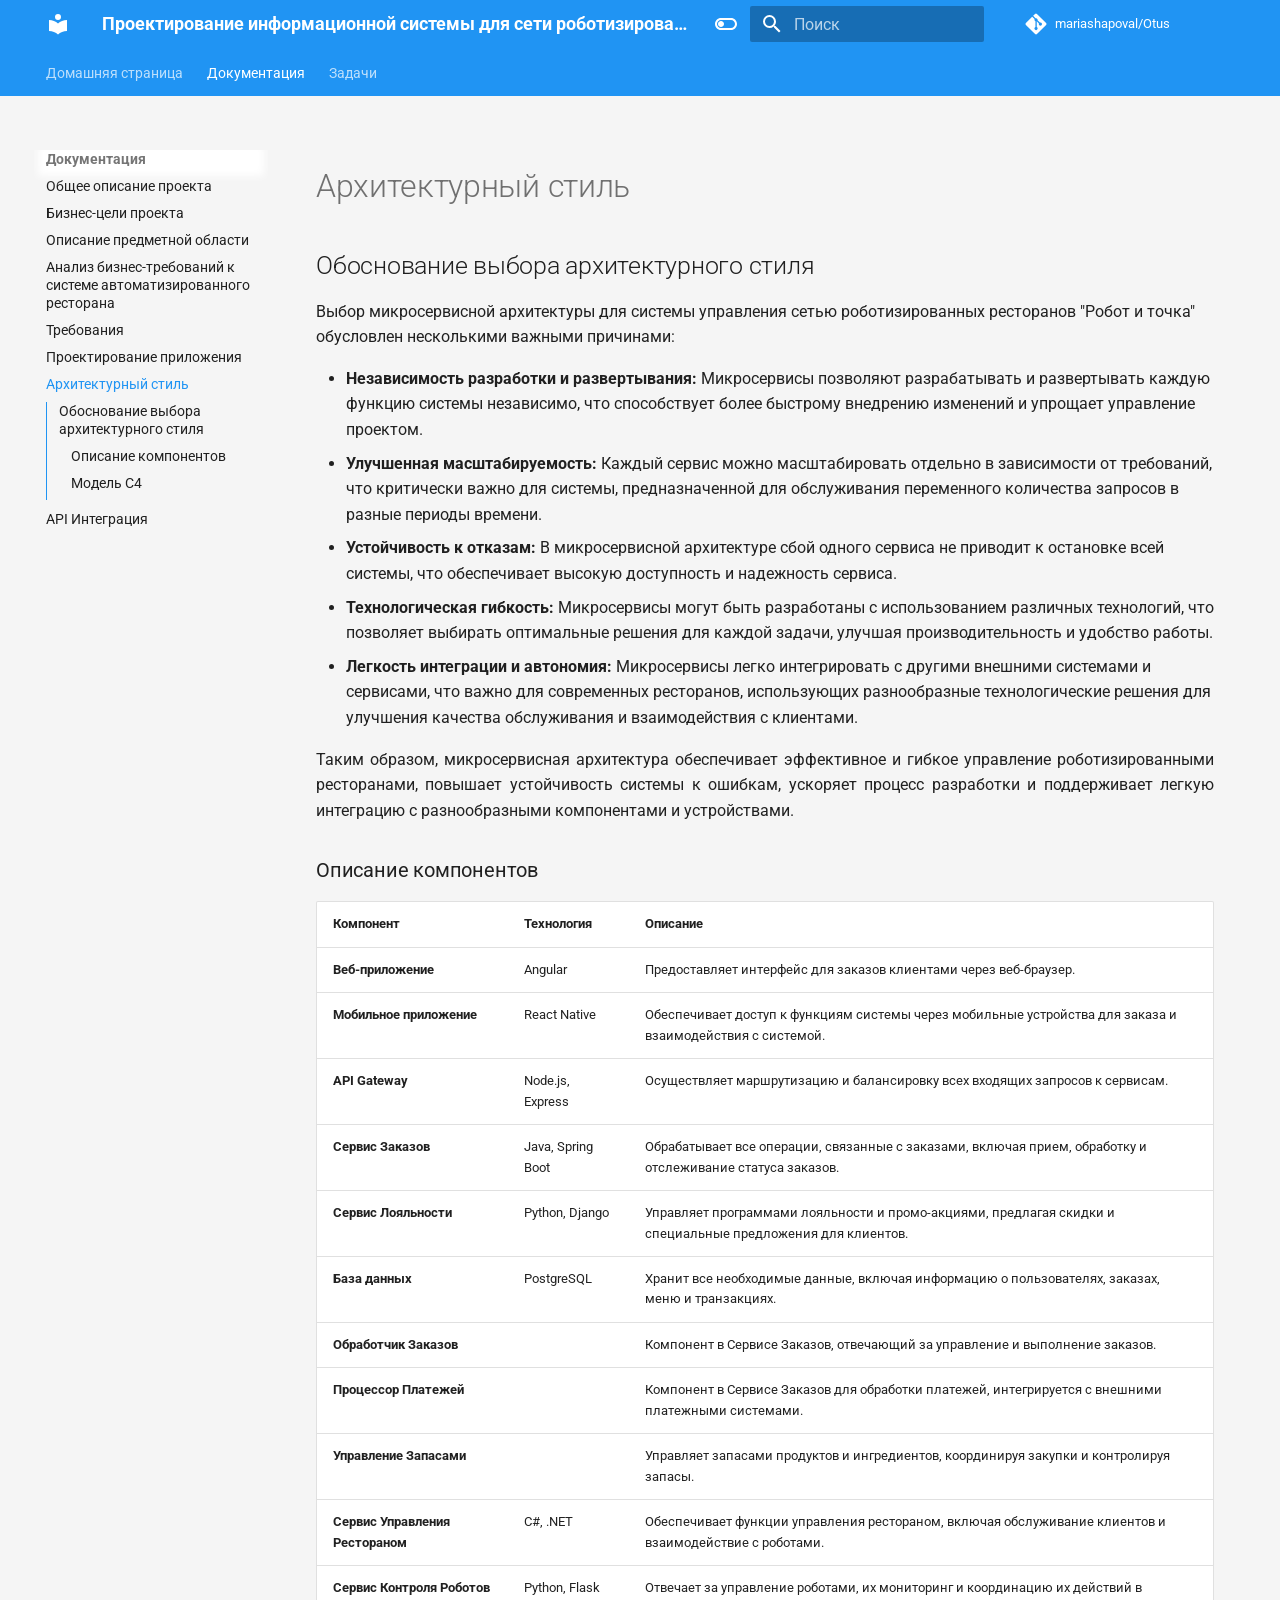
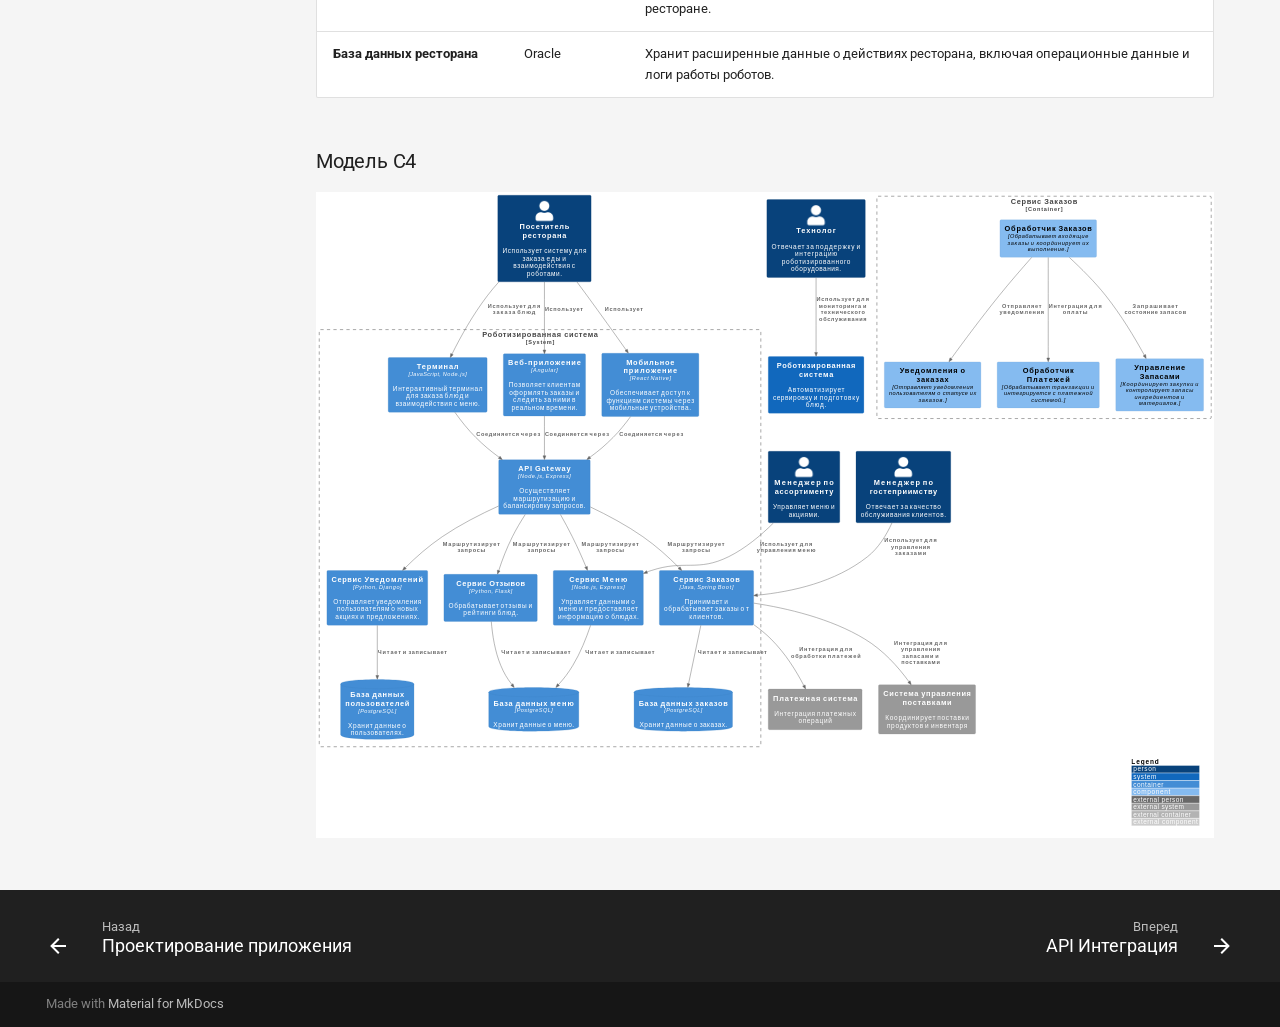
<file: architecture/index.html>
<!DOCTYPE html>

<html class="no-js" lang="ru">
<head>
<meta charset="utf-8"/>
<meta content="width=device-width,initial-scale=1" name="viewport"/>
<link href="../models/" rel="prev"/>
<link href="../api/" rel="next"/>
<link href="../assets/images/favicon.png" rel="icon"/>
<meta content="mkdocs-1.6.0, mkdocs-material-9.5.31" name="generator"/>
<title>Архитектурный стиль - Проектирование информационной системы для сети роботизированных ресторанов "Робот и точка"</title>
<link href="../assets/stylesheets/main.3cba04c6.min.css" rel="stylesheet"/>
<link href="../assets/stylesheets/palette.06af60db.min.css" rel="stylesheet"/>
<link crossorigin="" href="https://fonts.gstatic.com" rel="preconnect"/>
<link href="https://fonts.googleapis.com/css?family=Roboto:300,300i,400,400i,700,700i%7CRoboto+Mono:400,400i,700,700i&amp;display=fallback" rel="stylesheet"/>
<style>:root{--md-text-font:"Roboto";--md-code-font:"Roboto Mono"}</style>
<link href="../stylesheets/extra.css" rel="stylesheet"/>
<script>__md_scope=new URL("..",location),__md_hash=e=>[...e].reduce((e,_)=>(e<<5)-e+_.charCodeAt(0),0),__md_get=(e,_=localStorage,t=__md_scope)=>JSON.parse(_.getItem(t.pathname+"."+e)),__md_set=(e,_,t=localStorage,a=__md_scope)=>{try{t.setItem(a.pathname+"."+e,JSON.stringify(_))}catch(e){}}</script>
</head>
<body data-md-color-accent="violet" data-md-color-primary="blue" data-md-color-scheme="default" dir="ltr">
<input autocomplete="off" class="md-toggle" data-md-toggle="drawer" id="__drawer" type="checkbox"/>
<input autocomplete="off" class="md-toggle" data-md-toggle="search" id="__search" type="checkbox"/>
<label class="md-overlay" for="__drawer"></label>
<div data-md-component="skip">
<a class="md-skip" href="#_1">
          Перейти к содержанию
        </a>
</div>
<div data-md-component="announce">
</div>
<header class="md-header" data-md-component="header">
<nav aria-label="Верхний колонтитул" class="md-header__inner md-grid">
<a aria-label="Проектирование информационной системы для сети роботизированных ресторанов " class="md-header__button md-logo" data-md-component="logo" href=".." title='Проектирование информационной системы для сети роботизированных ресторанов "Робот и точка"' и="" робот="" точка""="">
<svg viewbox="0 0 24 24" xmlns="http://www.w3.org/2000/svg"><path d="M12 8a3 3 0 0 0 3-3 3 3 0 0 0-3-3 3 3 0 0 0-3 3 3 3 0 0 0 3 3m0 3.54C9.64 9.35 6.5 8 3 8v11c3.5 0 6.64 1.35 9 3.54 2.36-2.19 5.5-3.54 9-3.54V8c-3.5 0-6.64 1.35-9 3.54Z"></path></svg>
</a>
<label class="md-header__button md-icon" for="__drawer">
<svg viewbox="0 0 24 24" xmlns="http://www.w3.org/2000/svg"><path d="M3 6h18v2H3V6m0 5h18v2H3v-2m0 5h18v2H3v-2Z"></path></svg>
</label>
<div class="md-header__title" data-md-component="header-title">
<div class="md-header__ellipsis">
<div class="md-header__topic">
<span class="md-ellipsis">
            Проектирование информационной системы для сети роботизированных ресторанов "Робот и точка"
          </span>
</div>
<div class="md-header__topic" data-md-component="header-topic">
<span class="md-ellipsis">
            
              Архитектурный стиль
            
          </span>
</div>
</div>
</div>
<form class="md-header__option" data-md-component="palette">
<input aria-label="Переключиться на тёмную тему" class="md-option" data-md-color-accent="violet" data-md-color-media="" data-md-color-primary="blue" data-md-color-scheme="default" id="__palette_0" name="__palette" type="radio"/>
<label class="md-header__button md-icon" for="__palette_1" hidden="" title="Переключиться на тёмную тему">
<svg viewbox="0 0 24 24" xmlns="http://www.w3.org/2000/svg"><path d="M17 6H7c-3.31 0-6 2.69-6 6s2.69 6 6 6h10c3.31 0 6-2.69 6-6s-2.69-6-6-6zm0 10H7c-2.21 0-4-1.79-4-4s1.79-4 4-4h10c2.21 0 4 1.79 4 4s-1.79 4-4 4zM7 9c-1.66 0-3 1.34-3 3s1.34 3 3 3 3-1.34 3-3-1.34-3-3-3z"></path></svg>
</label>
<input aria-label="Переключиться на светлую тему" class="md-option" data-md-color-accent="darkgreen" data-md-color-media="" data-md-color-primary="violet" data-md-color-scheme="slate" id="__palette_1" name="__palette" type="radio"/>
<label class="md-header__button md-icon" for="__palette_0" hidden="" title="Переключиться на светлую тему">
<svg viewbox="0 0 24 24" xmlns="http://www.w3.org/2000/svg"><path d="M17 7H7a5 5 0 0 0-5 5 5 5 0 0 0 5 5h10a5 5 0 0 0 5-5 5 5 0 0 0-5-5m0 8a3 3 0 0 1-3-3 3 3 0 0 1 3-3 3 3 0 0 1 3 3 3 3 0 0 1-3 3Z"></path></svg>
</label>
</form>
<script>var media,input,key,value,palette=__md_get("__palette");if(palette&&palette.color){"(prefers-color-scheme)"===palette.color.media&&(media=matchMedia("(prefers-color-scheme: light)"),input=document.querySelector(media.matches?"[data-md-color-media='(prefers-color-scheme: light)']":"[data-md-color-media='(prefers-color-scheme: dark)']"),palette.color.media=input.getAttribute("data-md-color-media"),palette.color.scheme=input.getAttribute("data-md-color-scheme"),palette.color.primary=input.getAttribute("data-md-color-primary"),palette.color.accent=input.getAttribute("data-md-color-accent"));for([key,value]of Object.entries(palette.color))document.body.setAttribute("data-md-color-"+key,value)}</script>
<label class="md-header__button md-icon" for="__search">
<svg viewbox="0 0 24 24" xmlns="http://www.w3.org/2000/svg"><path d="M9.5 3A6.5 6.5 0 0 1 16 9.5c0 1.61-.59 3.09-1.56 4.23l.27.27h.79l5 5-1.5 1.5-5-5v-.79l-.27-.27A6.516 6.516 0 0 1 9.5 16 6.5 6.5 0 0 1 3 9.5 6.5 6.5 0 0 1 9.5 3m0 2C7 5 5 7 5 9.5S7 14 9.5 14 14 12 14 9.5 12 5 9.5 5Z"></path></svg>
</label>
<div class="md-search" data-md-component="search" role="dialog">
<label class="md-search__overlay" for="__search"></label>
<div class="md-search__inner" role="search">
<form class="md-search__form" name="search">
<input aria-label="Поиск" autocapitalize="off" autocomplete="off" autocorrect="off" class="md-search__input" data-md-component="search-query" name="query" placeholder="Поиск" required="" spellcheck="false" type="text"/>
<label class="md-search__icon md-icon" for="__search">
<svg viewbox="0 0 24 24" xmlns="http://www.w3.org/2000/svg"><path d="M9.5 3A6.5 6.5 0 0 1 16 9.5c0 1.61-.59 3.09-1.56 4.23l.27.27h.79l5 5-1.5 1.5-5-5v-.79l-.27-.27A6.516 6.516 0 0 1 9.5 16 6.5 6.5 0 0 1 3 9.5 6.5 6.5 0 0 1 9.5 3m0 2C7 5 5 7 5 9.5S7 14 9.5 14 14 12 14 9.5 12 5 9.5 5Z"></path></svg>
<svg viewbox="0 0 24 24" xmlns="http://www.w3.org/2000/svg"><path d="M20 11v2H8l5.5 5.5-1.42 1.42L4.16 12l7.92-7.92L13.5 5.5 8 11h12Z"></path></svg>
</label>
<nav aria-label="Поиск" class="md-search__options">
<button aria-label="Очистить" class="md-search__icon md-icon" tabindex="-1" title="Очистить" type="reset">
<svg viewbox="0 0 24 24" xmlns="http://www.w3.org/2000/svg"><path d="M19 6.41 17.59 5 12 10.59 6.41 5 5 6.41 10.59 12 5 17.59 6.41 19 12 13.41 17.59 19 19 17.59 13.41 12 19 6.41Z"></path></svg>
</button>
</nav>
<div class="md-search__suggest" data-md-component="search-suggest"></div>
</form>
<div class="md-search__output">
<div class="md-search__scrollwrap" data-md-scrollfix="" tabindex="0">
<div class="md-search-result" data-md-component="search-result">
<div class="md-search-result__meta">
            Инициализация поиска
          </div>
<ol class="md-search-result__list" role="presentation"></ol>
</div>
</div>
</div>
</div>
</div>
<div class="md-header__source">
<a class="md-source" data-md-component="source" href="https://github.com/mariashapoval/Otus" title="Перейти к репозиторию">
<div class="md-source__icon md-icon">
<svg viewbox="0 0 448 512" xmlns="http://www.w3.org/2000/svg"><!--! Font Awesome Free 6.6.0 by @fontawesome - https://fontawesome.com License - https://fontawesome.com/license/free (Icons: CC BY 4.0, Fonts: SIL OFL 1.1, Code: MIT License) Copyright 2024 Fonticons, Inc.--><path d="M439.55 236.05 244 40.45a28.87 28.87 0 0 0-40.81 0l-40.66 40.63 51.52 51.52c27.06-9.14 52.68 16.77 43.39 43.68l49.66 49.66c34.23-11.8 61.18 31 35.47 56.69-26.49 26.49-70.21-2.87-56-37.34L240.22 199v121.85c25.3 12.54 22.26 41.85 9.08 55a34.34 34.34 0 0 1-48.55 0c-17.57-17.6-11.07-46.91 11.25-56v-123c-20.8-8.51-24.6-30.74-18.64-45L142.57 101 8.45 235.14a28.86 28.86 0 0 0 0 40.81l195.61 195.6a28.86 28.86 0 0 0 40.8 0l194.69-194.69a28.86 28.86 0 0 0 0-40.81z"></path></svg>
</div>
<div class="md-source__repository">
    mariashapoval/Otus
  </div>
</a>
</div>
</nav>
</header>
<div class="md-container" data-md-component="container">
<nav aria-label="Вкладки" class="md-tabs" data-md-component="tabs">
<div class="md-grid">
<ul class="md-tabs__list">
<li class="md-tabs__item">
<a class="md-tabs__link" href="..">
          
  
    
  
  Домашняя страница

        </a>
</li>
<li class="md-tabs__item md-tabs__item--active">
<a class="md-tabs__link" href="../info/">
          
  
    
  
  Документация

        </a>
</li>
<li class="md-tabs__item">
<a class="md-tabs__link" href="../uc/">
          
  
    
  
  Задачи

        </a>
</li>
</ul>
</div>
</nav>
<main class="md-main" data-md-component="main">
<div class="md-main__inner md-grid">
<div class="md-sidebar md-sidebar--primary" data-md-component="sidebar" data-md-type="navigation">
<div class="md-sidebar__scrollwrap">
<div class="md-sidebar__inner">
<nav aria-label="Навигация" class="md-nav md-nav--primary md-nav--lifted md-nav--integrated" data-md-level="0">
<label class="md-nav__title" for="__drawer">
<a aria-label="Проектирование информационной системы для сети роботизированных ресторанов " class="md-nav__button md-logo" data-md-component="logo" href=".." title='Проектирование информационной системы для сети роботизированных ресторанов "Робот и точка"' и="" робот="" точка""="">
<svg viewbox="0 0 24 24" xmlns="http://www.w3.org/2000/svg"><path d="M12 8a3 3 0 0 0 3-3 3 3 0 0 0-3-3 3 3 0 0 0-3 3 3 3 0 0 0 3 3m0 3.54C9.64 9.35 6.5 8 3 8v11c3.5 0 6.64 1.35 9 3.54 2.36-2.19 5.5-3.54 9-3.54V8c-3.5 0-6.64 1.35-9 3.54Z"></path></svg>
</a>
    Проектирование информационной системы для сети роботизированных ресторанов "Робот и точка"
  </label>
<div class="md-nav__source">
<a class="md-source" data-md-component="source" href="https://github.com/mariashapoval/Otus" title="Перейти к репозиторию">
<div class="md-source__icon md-icon">
<svg viewbox="0 0 448 512" xmlns="http://www.w3.org/2000/svg"><!--! Font Awesome Free 6.6.0 by @fontawesome - https://fontawesome.com License - https://fontawesome.com/license/free (Icons: CC BY 4.0, Fonts: SIL OFL 1.1, Code: MIT License) Copyright 2024 Fonticons, Inc.--><path d="M439.55 236.05 244 40.45a28.87 28.87 0 0 0-40.81 0l-40.66 40.63 51.52 51.52c27.06-9.14 52.68 16.77 43.39 43.68l49.66 49.66c34.23-11.8 61.18 31 35.47 56.69-26.49 26.49-70.21-2.87-56-37.34L240.22 199v121.85c25.3 12.54 22.26 41.85 9.08 55a34.34 34.34 0 0 1-48.55 0c-17.57-17.6-11.07-46.91 11.25-56v-123c-20.8-8.51-24.6-30.74-18.64-45L142.57 101 8.45 235.14a28.86 28.86 0 0 0 0 40.81l195.61 195.6a28.86 28.86 0 0 0 40.8 0l194.69-194.69a28.86 28.86 0 0 0 0-40.81z"></path></svg>
</div>
<div class="md-source__repository">
    mariashapoval/Otus
  </div>
</a>
</div>
<ul class="md-nav__list" data-md-scrollfix="">
<li class="md-nav__item md-nav__item--nested">
<input class="md-nav__toggle md-toggle md-toggle--indeterminate" id="__nav_1" type="checkbox"/>
<div class="md-nav__link md-nav__container">
<a class="md-nav__link" href="..">
<span class="md-ellipsis">
    Домашняя страница
  </span>
</a>
</div>
<nav aria-expanded="false" aria-labelledby="__nav_1_label" class="md-nav" data-md-level="1">
<label class="md-nav__title" for="__nav_1">
<span class="md-nav__icon md-icon"></span>
            Домашняя страница
          </label>
<ul class="md-nav__list" data-md-scrollfix="">
</ul>
</nav>
</li>
<li class="md-nav__item md-nav__item--active md-nav__item--section md-nav__item--nested">
<input checked="" class="md-nav__toggle md-toggle" id="__nav_2" type="checkbox"/>
<label class="md-nav__link" for="__nav_2" id="__nav_2_label" tabindex="">
<span class="md-ellipsis">
    Документация
  </span>
<span class="md-nav__icon md-icon"></span>
</label>
<nav aria-expanded="true" aria-labelledby="__nav_2_label" class="md-nav" data-md-level="1">
<label class="md-nav__title" for="__nav_2">
<span class="md-nav__icon md-icon"></span>
            Документация
          </label>
<ul class="md-nav__list" data-md-scrollfix="">
<li class="md-nav__item">
<a class="md-nav__link" href="../info/">
<span class="md-ellipsis">
    Общее описание проекта
  </span>
</a>
</li>
<li class="md-nav__item">
<a class="md-nav__link" href="../goals/">
<span class="md-ellipsis">
    Бизнес-цели проекта
  </span>
</a>
</li>
<li class="md-nav__item">
<a class="md-nav__link" href="../glossary/">
<span class="md-ellipsis">
    Описание предметной области
  </span>
</a>
</li>
<li class="md-nav__item">
<a class="md-nav__link" href="../brs/">
<span class="md-ellipsis">
    Анализ бизнес-требований к системе автоматизированного ресторана
  </span>
</a>
</li>
<li class="md-nav__item">
<a class="md-nav__link" href="../req/">
<span class="md-ellipsis">
    Требования
  </span>
</a>
</li>
<li class="md-nav__item">
<a class="md-nav__link" href="../models/">
<span class="md-ellipsis">
    Проектирование приложения
  </span>
</a>
</li>
<li class="md-nav__item md-nav__item--active">
<input class="md-nav__toggle md-toggle" id="__toc" type="checkbox"/>
<label class="md-nav__link md-nav__link--active" for="__toc">
<span class="md-ellipsis">
    Архитектурный стиль
  </span>
<span class="md-nav__icon md-icon"></span>
</label>
<a class="md-nav__link md-nav__link--active" href="./">
<span class="md-ellipsis">
    Архитектурный стиль
  </span>
</a>
<nav aria-label="Содержание" class="md-nav md-nav--secondary">
<label class="md-nav__title" for="__toc">
<span class="md-nav__icon md-icon"></span>
      Содержание
    </label>
<ul class="md-nav__list" data-md-component="toc" data-md-scrollfix="">
<li class="md-nav__item">
<a class="md-nav__link" href="#_2">
<span class="md-ellipsis">
      Обоснование выбора архитектурного стиля
    </span>
</a>
<nav aria-label="Обоснование выбора архитектурного стиля" class="md-nav">
<ul class="md-nav__list">
<li class="md-nav__item">
<a class="md-nav__link" href="#_3">
<span class="md-ellipsis">
      Описание компонентов
    </span>
</a>
</li>
<li class="md-nav__item">
<a class="md-nav__link" href="#4">
<span class="md-ellipsis">
      Модель С4
    </span>
</a>
</li>
</ul>
</nav>
</li>
</ul>
</nav>
</li>
<li class="md-nav__item">
<a class="md-nav__link" href="../api/">
<span class="md-ellipsis">
    API Интеграция
  </span>
</a>
</li>
</ul>
</nav>
</li>
<li class="md-nav__item md-nav__item--nested">
<input class="md-nav__toggle md-toggle md-toggle--indeterminate" id="__nav_3" type="checkbox"/>
<label class="md-nav__link" for="__nav_3" id="__nav_3_label" tabindex="0">
<span class="md-ellipsis">
    Задачи
  </span>
<span class="md-nav__icon md-icon"></span>
</label>
<nav aria-expanded="false" aria-labelledby="__nav_3_label" class="md-nav" data-md-level="1">
<label class="md-nav__title" for="__nav_3">
<span class="md-nav__icon md-icon"></span>
            Задачи
          </label>
<ul class="md-nav__list" data-md-scrollfix="">
<li class="md-nav__item">
<a class="md-nav__link" href="../uc/">
<span class="md-ellipsis">
    Сценарии использования
  </span>
</a>
</li>
</ul>
</nav>
</li>
</ul>
</nav>
</div>
</div>
</div>
<div class="md-content" data-md-component="content">
<article class="md-content__inner md-typeset">
<h1 id="_1">Архитектурный стиль</h1>
<h2 id="_2">Обоснование выбора архитектурного стиля</h2>
<p>Выбор микросервисной архитектуры для системы управления сетью роботизированных ресторанов "Робот и точка" обусловлен несколькими важными причинами:</p>
<ul>
<li><strong>Независимость разработки и развертывания:</strong> Микросервисы позволяют разрабатывать и развертывать каждую функцию системы независимо, что способствует более быстрому внедрению изменений и упрощает управление проектом.</li>
<li><strong>Улучшенная масштабируемость:</strong> Каждый сервис можно масштабировать отдельно в зависимости от требований, что критически важно для системы, предназначенной для обслуживания переменного количества запросов в разные периоды времени.</li>
<li><strong>Устойчивость к отказам:</strong> В микросервисной архитектуре сбой одного сервиса не приводит к остановке всей системы, что обеспечивает высокую доступность и надежность сервиса.</li>
<li><strong>Технологическая гибкость:</strong> Микросервисы могут быть разработаны с использованием различных технологий, что позволяет выбирать оптимальные решения для каждой задачи, улучшая производительность и удобство работы.</li>
<li><strong>Легкость интеграции и автономия:</strong> Микросервисы легко интегрировать с другими внешними системами и сервисами, что важно для современных ресторанов, использующих разнообразные технологические решения для улучшения качества обслуживания и взаимодействия с клиентами.</li>
</ul>
<div style="text-align: justify;">
Таким образом, микросервисная архитектура обеспечивает эффективное и гибкое управление роботизированными ресторанами, повышает устойчивость системы к ошибкам, ускоряет процесс разработки и поддерживает легкую интеграцию с разнообразными компонентами и устройствами.
</div>
<h3 id="_3">Описание компонентов</h3>
<table>
<thead>
<tr>
<th>Компонент</th>
<th>Технология</th>
<th>Описание</th>
</tr>
</thead>
<tbody>
<tr>
<td><strong>Веб-приложение</strong></td>
<td>Angular</td>
<td>Предоставляет интерфейс для заказов клиентами через веб-браузер.</td>
</tr>
<tr>
<td><strong>Мобильное приложение</strong></td>
<td>React Native</td>
<td>Обеспечивает доступ к функциям системы через мобильные устройства для заказа и взаимодействия с системой.</td>
</tr>
<tr>
<td><strong>API Gateway</strong></td>
<td>Node.js, Express</td>
<td>Осуществляет маршрутизацию и балансировку всех входящих запросов к сервисам.</td>
</tr>
<tr>
<td><strong>Сервис Заказов</strong></td>
<td>Java, Spring Boot</td>
<td>Обрабатывает все операции, связанные с заказами, включая прием, обработку и отслеживание статуса заказов.</td>
</tr>
<tr>
<td><strong>Сервис Лояльности</strong></td>
<td>Python, Django</td>
<td>Управляет программами лояльности и промо-акциями, предлагая скидки и специальные предложения для клиентов.</td>
</tr>
<tr>
<td><strong>База данных</strong></td>
<td>PostgreSQL</td>
<td>Хранит все необходимые данные, включая информацию о пользователях, заказах, меню и транзакциях.</td>
</tr>
<tr>
<td><strong>Обработчик Заказов</strong></td>
<td></td>
<td>Компонент в Сервисе Заказов, отвечающий за управление и выполнение заказов.</td>
</tr>
<tr>
<td><strong>Процессор Платежей</strong></td>
<td></td>
<td>Компонент в Сервисе Заказов для обработки платежей, интегрируется с внешними платежными системами.</td>
</tr>
<tr>
<td><strong>Управление Запасами</strong></td>
<td></td>
<td>Управляет запасами продуктов и ингредиентов, координируя закупки и контролируя запасы.</td>
</tr>
<tr>
<td><strong>Сервис Управления Рестораном</strong></td>
<td>C#, .NET</td>
<td>Обеспечивает функции управления рестораном, включая обслуживание клиентов и взаимодействие с роботами.</td>
</tr>
<tr>
<td><strong>Сервис Контроля Роботов</strong></td>
<td>Python, Flask</td>
<td>Отвечает за управление роботами, их мониторинг и координацию их действий в ресторане.</td>
</tr>
<tr>
<td><strong>База данных ресторана</strong></td>
<td>Oracle</td>
<td>Хранит расширенные данные о действиях ресторана, включая операционные данные и логи работы роботов.</td>
</tr>
</tbody>
</table>
<h3 id="4">Модель С4</h3>
<p><img alt="C4 Diagram" src="../diagrams/include/c4.svg"/></p>
</article>
</div>
<script>var target=document.getElementById(location.hash.slice(1));target&&target.name&&(target.checked=target.name.startsWith("__tabbed_"))</script>
</div>
<button class="md-top md-icon" data-md-component="top" hidden="" type="button">
<svg viewbox="0 0 24 24" xmlns="http://www.w3.org/2000/svg"><path d="M13 20h-2V8l-5.5 5.5-1.42-1.42L12 4.16l7.92 7.92-1.42 1.42L13 8v12Z"></path></svg>
  К началу
</button>
</main>
<footer class="md-footer">
<nav aria-label="Нижний колонтитул" class="md-footer__inner md-grid">
<a aria-label="Назад: Проектирование приложения" class="md-footer__link md-footer__link--prev" href="../models/">
<div class="md-footer__button md-icon">
<svg viewbox="0 0 24 24" xmlns="http://www.w3.org/2000/svg"><path d="M20 11v2H8l5.5 5.5-1.42 1.42L4.16 12l7.92-7.92L13.5 5.5 8 11h12Z"></path></svg>
</div>
<div class="md-footer__title">
<span class="md-footer__direction">
                Назад
              </span>
<div class="md-ellipsis">
                Проектирование приложения
              </div>
</div>
</a>
<a aria-label="Вперед: API Интеграция" class="md-footer__link md-footer__link--next" href="../api/">
<div class="md-footer__title">
<span class="md-footer__direction">
                Вперед
              </span>
<div class="md-ellipsis">
                API Интеграция
              </div>
</div>
<div class="md-footer__button md-icon">
<svg viewbox="0 0 24 24" xmlns="http://www.w3.org/2000/svg"><path d="M4 11v2h12l-5.5 5.5 1.42 1.42L19.84 12l-7.92-7.92L10.5 5.5 16 11H4Z"></path></svg>
</div>
</a>
</nav>
<div class="md-footer-meta md-typeset">
<div class="md-footer-meta__inner md-grid">
<div class="md-copyright">
  
  
    Made with
    <a href="https://squidfunk.github.io/mkdocs-material/" rel="noopener" target="_blank">
      Material for MkDocs
    </a>
</div>
</div>
</div>
</footer>
</div>
<div class="md-dialog" data-md-component="dialog">
<div class="md-dialog__inner md-typeset"></div>
</div>
<script id="__config" type="application/json">{"base": "..", "features": ["navigation.instant", "navigation.tracking", "navigation.expand", "navigation.path", "navigation.top", "navigation.footer", "navigation.tabs", "navigation.indexes", "toc.integrate", "toc.follow", "search.highlight", "search.suggest", "content.code.copy"], "search": "../assets/javascripts/workers/search.b8dbb3d2.min.js", "translations": {"clipboard.copied": "\u0421\u043a\u043e\u043f\u0438\u0440\u043e\u0432\u0430\u043d\u043e \u0432 \u0431\u0443\u0444\u0435\u0440", "clipboard.copy": "\u041a\u043e\u043f\u0438\u0440\u043e\u0432\u0430\u0442\u044c \u0432 \u0431\u0443\u0444\u0435\u0440", "search.result.more.one": "\u0415\u0449\u0451 1 \u043d\u0430 \u044d\u0442\u043e\u0439 \u0441\u0442\u0440\u0430\u043d\u0438\u0446\u0435", "search.result.more.other": "\u0415\u0449\u0451 # \u043d\u0430 \u044d\u0442\u043e\u0439 \u0441\u0442\u0440\u0430\u043d\u0438\u0446\u0435", "search.result.none": "\u0421\u043e\u0432\u043f\u0430\u0434\u0435\u043d\u0438\u0439 \u043d\u0435 \u043d\u0430\u0439\u0434\u0435\u043d\u043e", "search.result.one": "\u041d\u0430\u0439\u0434\u0435\u043d\u043e 1 \u0441\u043e\u0432\u043f\u0430\u0434\u0435\u043d\u0438\u0435", "search.result.other": "\u041d\u0430\u0439\u0434\u0435\u043d\u043e \u0441\u043e\u0432\u043f\u0430\u0434\u0435\u043d\u0438\u0439: #", "search.result.placeholder": "\u041d\u0430\u0447\u043d\u0438\u0442\u0435 \u043f\u0435\u0447\u0430\u0442\u0430\u0442\u044c \u0434\u043b\u044f \u043f\u043e\u0438\u0441\u043a\u0430", "search.result.term.missing": "\u041e\u0442\u0441\u0443\u0442\u0441\u0442\u0432\u0443\u0435\u0442", "select.version": "\u0412\u044b\u0431\u0435\u0440\u0438\u0442\u0435 \u0432\u0435\u0440\u0441\u0438\u044e"}}</script>
<script src="../assets/javascripts/bundle.fe8b6f2b.min.js"></script>
<script>document$.subscribe(() => {
            window.update_swagger_ui_iframe_height = function (id) {
                var iFrameID = document.getElementById(id);
                if (iFrameID) {
                    full_height = (iFrameID.contentWindow.document.body.scrollHeight + 80) + "px";
                    iFrameID.height = full_height;
                    iFrameID.style.height = full_height;
                }
            }
        
            let iframe_id_list = []
            var iframes = document.getElementsByClassName("swagger-ui-iframe");
            for (var i = 0; i < iframes.length; i++) { 
                iframe_id_list.push(iframes[i].getAttribute("id"))
            }
        
            let ticking = true;
            
            document.addEventListener('scroll', function(e) {
                if (!ticking) {
                    window.requestAnimationFrame(()=> {
                        let half_vh = window.innerHeight/2;
                        for(var i = 0; i < iframe_id_list.length; i++) {
                            let element = document.getElementById(iframe_id_list[i])
                            if(element==null){
                                return
                            }
                            let diff = element.getBoundingClientRect().top
                            if(element.contentWindow.update_top_val){
                                element.contentWindow.update_top_val(half_vh - diff)
                            }
                        }
                        ticking = false;
                    });
                    ticking = true;
                }
            });
        
            const dark_scheme_name = "slate"
            
            window.scheme = document.body.getAttribute("data-md-color-scheme")
            const options = {
                attributeFilter: ['data-md-color-scheme'],
            };
            function color_scheme_callback(mutations) {
                for (let mutation of mutations) {
                    if (mutation.attributeName === "data-md-color-scheme") {
                        scheme = document.body.getAttribute("data-md-color-scheme")
                        var iframe_list = document.getElementsByClassName("swagger-ui-iframe")
                        for(var i = 0; i < iframe_list.length; i++) {
                            var ele = iframe_list.item(i);
                            if (ele) {
                                if (scheme === dark_scheme_name) {
                                    ele.contentWindow.enable_dark_mode();
                                } else {
                                    ele.contentWindow.disable_dark_mode();
                                }
                            }
                        }
                    }
                }
            }
            observer = new MutationObserver(color_scheme_callback);
            observer.observe(document.body, options);
            })</script></body>
</html>
</file>
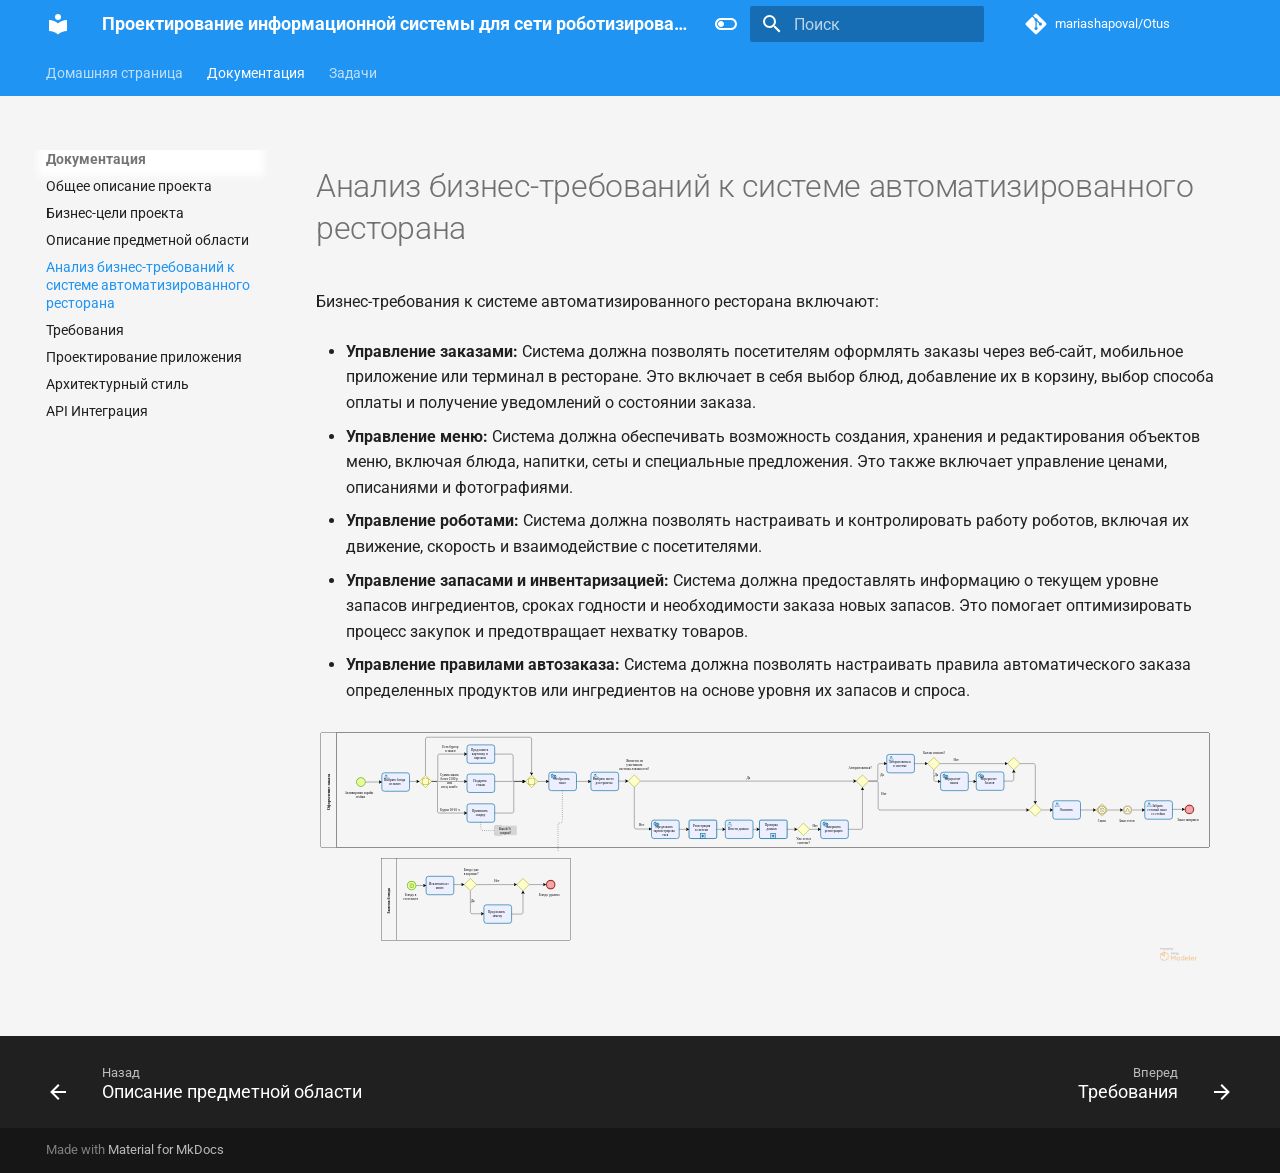
<file: brs/index.html>
<!DOCTYPE html>

<html class="no-js" lang="ru">
<head>
<meta charset="utf-8"/>
<meta content="width=device-width,initial-scale=1" name="viewport"/>
<link href="../glossary/" rel="prev"/>
<link href="../req/" rel="next"/>
<link href="../assets/images/favicon.png" rel="icon"/>
<meta content="mkdocs-1.6.0, mkdocs-material-9.5.31" name="generator"/>
<title>Анализ бизнес-требований к системе автоматизированного ресторана - Проектирование информационной системы для сети роботизированных ресторанов "Робот и точка"</title>
<link href="../assets/stylesheets/main.3cba04c6.min.css" rel="stylesheet"/>
<link href="../assets/stylesheets/palette.06af60db.min.css" rel="stylesheet"/>
<link crossorigin="" href="https://fonts.gstatic.com" rel="preconnect"/>
<link href="https://fonts.googleapis.com/css?family=Roboto:300,300i,400,400i,700,700i%7CRoboto+Mono:400,400i,700,700i&amp;display=fallback" rel="stylesheet"/>
<style>:root{--md-text-font:"Roboto";--md-code-font:"Roboto Mono"}</style>
<link href="../stylesheets/extra.css" rel="stylesheet"/>
<script>__md_scope=new URL("..",location),__md_hash=e=>[...e].reduce((e,_)=>(e<<5)-e+_.charCodeAt(0),0),__md_get=(e,_=localStorage,t=__md_scope)=>JSON.parse(_.getItem(t.pathname+"."+e)),__md_set=(e,_,t=localStorage,a=__md_scope)=>{try{t.setItem(a.pathname+"."+e,JSON.stringify(_))}catch(e){}}</script>
</head>
<body data-md-color-accent="violet" data-md-color-primary="blue" data-md-color-scheme="default" dir="ltr">
<input autocomplete="off" class="md-toggle" data-md-toggle="drawer" id="__drawer" type="checkbox"/>
<input autocomplete="off" class="md-toggle" data-md-toggle="search" id="__search" type="checkbox"/>
<label class="md-overlay" for="__drawer"></label>
<div data-md-component="skip">
<a class="md-skip" href="#-">
          Перейти к содержанию
        </a>
</div>
<div data-md-component="announce">
</div>
<header class="md-header" data-md-component="header">
<nav aria-label="Верхний колонтитул" class="md-header__inner md-grid">
<a aria-label="Проектирование информационной системы для сети роботизированных ресторанов " class="md-header__button md-logo" data-md-component="logo" href=".." title='Проектирование информационной системы для сети роботизированных ресторанов "Робот и точка"' и="" робот="" точка""="">
<svg viewbox="0 0 24 24" xmlns="http://www.w3.org/2000/svg"><path d="M12 8a3 3 0 0 0 3-3 3 3 0 0 0-3-3 3 3 0 0 0-3 3 3 3 0 0 0 3 3m0 3.54C9.64 9.35 6.5 8 3 8v11c3.5 0 6.64 1.35 9 3.54 2.36-2.19 5.5-3.54 9-3.54V8c-3.5 0-6.64 1.35-9 3.54Z"></path></svg>
</a>
<label class="md-header__button md-icon" for="__drawer">
<svg viewbox="0 0 24 24" xmlns="http://www.w3.org/2000/svg"><path d="M3 6h18v2H3V6m0 5h18v2H3v-2m0 5h18v2H3v-2Z"></path></svg>
</label>
<div class="md-header__title" data-md-component="header-title">
<div class="md-header__ellipsis">
<div class="md-header__topic">
<span class="md-ellipsis">
            Проектирование информационной системы для сети роботизированных ресторанов "Робот и точка"
          </span>
</div>
<div class="md-header__topic" data-md-component="header-topic">
<span class="md-ellipsis">
            
              Анализ бизнес-требований к системе автоматизированного ресторана
            
          </span>
</div>
</div>
</div>
<form class="md-header__option" data-md-component="palette">
<input aria-label="Переключиться на тёмную тему" class="md-option" data-md-color-accent="violet" data-md-color-media="" data-md-color-primary="blue" data-md-color-scheme="default" id="__palette_0" name="__palette" type="radio"/>
<label class="md-header__button md-icon" for="__palette_1" hidden="" title="Переключиться на тёмную тему">
<svg viewbox="0 0 24 24" xmlns="http://www.w3.org/2000/svg"><path d="M17 6H7c-3.31 0-6 2.69-6 6s2.69 6 6 6h10c3.31 0 6-2.69 6-6s-2.69-6-6-6zm0 10H7c-2.21 0-4-1.79-4-4s1.79-4 4-4h10c2.21 0 4 1.79 4 4s-1.79 4-4 4zM7 9c-1.66 0-3 1.34-3 3s1.34 3 3 3 3-1.34 3-3-1.34-3-3-3z"></path></svg>
</label>
<input aria-label="Переключиться на светлую тему" class="md-option" data-md-color-accent="darkgreen" data-md-color-media="" data-md-color-primary="violet" data-md-color-scheme="slate" id="__palette_1" name="__palette" type="radio"/>
<label class="md-header__button md-icon" for="__palette_0" hidden="" title="Переключиться на светлую тему">
<svg viewbox="0 0 24 24" xmlns="http://www.w3.org/2000/svg"><path d="M17 7H7a5 5 0 0 0-5 5 5 5 0 0 0 5 5h10a5 5 0 0 0 5-5 5 5 0 0 0-5-5m0 8a3 3 0 0 1-3-3 3 3 0 0 1 3-3 3 3 0 0 1 3 3 3 3 0 0 1-3 3Z"></path></svg>
</label>
</form>
<script>var media,input,key,value,palette=__md_get("__palette");if(palette&&palette.color){"(prefers-color-scheme)"===palette.color.media&&(media=matchMedia("(prefers-color-scheme: light)"),input=document.querySelector(media.matches?"[data-md-color-media='(prefers-color-scheme: light)']":"[data-md-color-media='(prefers-color-scheme: dark)']"),palette.color.media=input.getAttribute("data-md-color-media"),palette.color.scheme=input.getAttribute("data-md-color-scheme"),palette.color.primary=input.getAttribute("data-md-color-primary"),palette.color.accent=input.getAttribute("data-md-color-accent"));for([key,value]of Object.entries(palette.color))document.body.setAttribute("data-md-color-"+key,value)}</script>
<label class="md-header__button md-icon" for="__search">
<svg viewbox="0 0 24 24" xmlns="http://www.w3.org/2000/svg"><path d="M9.5 3A6.5 6.5 0 0 1 16 9.5c0 1.61-.59 3.09-1.56 4.23l.27.27h.79l5 5-1.5 1.5-5-5v-.79l-.27-.27A6.516 6.516 0 0 1 9.5 16 6.5 6.5 0 0 1 3 9.5 6.5 6.5 0 0 1 9.5 3m0 2C7 5 5 7 5 9.5S7 14 9.5 14 14 12 14 9.5 12 5 9.5 5Z"></path></svg>
</label>
<div class="md-search" data-md-component="search" role="dialog">
<label class="md-search__overlay" for="__search"></label>
<div class="md-search__inner" role="search">
<form class="md-search__form" name="search">
<input aria-label="Поиск" autocapitalize="off" autocomplete="off" autocorrect="off" class="md-search__input" data-md-component="search-query" name="query" placeholder="Поиск" required="" spellcheck="false" type="text"/>
<label class="md-search__icon md-icon" for="__search">
<svg viewbox="0 0 24 24" xmlns="http://www.w3.org/2000/svg"><path d="M9.5 3A6.5 6.5 0 0 1 16 9.5c0 1.61-.59 3.09-1.56 4.23l.27.27h.79l5 5-1.5 1.5-5-5v-.79l-.27-.27A6.516 6.516 0 0 1 9.5 16 6.5 6.5 0 0 1 3 9.5 6.5 6.5 0 0 1 9.5 3m0 2C7 5 5 7 5 9.5S7 14 9.5 14 14 12 14 9.5 12 5 9.5 5Z"></path></svg>
<svg viewbox="0 0 24 24" xmlns="http://www.w3.org/2000/svg"><path d="M20 11v2H8l5.5 5.5-1.42 1.42L4.16 12l7.92-7.92L13.5 5.5 8 11h12Z"></path></svg>
</label>
<nav aria-label="Поиск" class="md-search__options">
<button aria-label="Очистить" class="md-search__icon md-icon" tabindex="-1" title="Очистить" type="reset">
<svg viewbox="0 0 24 24" xmlns="http://www.w3.org/2000/svg"><path d="M19 6.41 17.59 5 12 10.59 6.41 5 5 6.41 10.59 12 5 17.59 6.41 19 12 13.41 17.59 19 19 17.59 13.41 12 19 6.41Z"></path></svg>
</button>
</nav>
<div class="md-search__suggest" data-md-component="search-suggest"></div>
</form>
<div class="md-search__output">
<div class="md-search__scrollwrap" data-md-scrollfix="" tabindex="0">
<div class="md-search-result" data-md-component="search-result">
<div class="md-search-result__meta">
            Инициализация поиска
          </div>
<ol class="md-search-result__list" role="presentation"></ol>
</div>
</div>
</div>
</div>
</div>
<div class="md-header__source">
<a class="md-source" data-md-component="source" href="https://github.com/mariashapoval/Otus" title="Перейти к репозиторию">
<div class="md-source__icon md-icon">
<svg viewbox="0 0 448 512" xmlns="http://www.w3.org/2000/svg"><!--! Font Awesome Free 6.6.0 by @fontawesome - https://fontawesome.com License - https://fontawesome.com/license/free (Icons: CC BY 4.0, Fonts: SIL OFL 1.1, Code: MIT License) Copyright 2024 Fonticons, Inc.--><path d="M439.55 236.05 244 40.45a28.87 28.87 0 0 0-40.81 0l-40.66 40.63 51.52 51.52c27.06-9.14 52.68 16.77 43.39 43.68l49.66 49.66c34.23-11.8 61.18 31 35.47 56.69-26.49 26.49-70.21-2.87-56-37.34L240.22 199v121.85c25.3 12.54 22.26 41.85 9.08 55a34.34 34.34 0 0 1-48.55 0c-17.57-17.6-11.07-46.91 11.25-56v-123c-20.8-8.51-24.6-30.74-18.64-45L142.57 101 8.45 235.14a28.86 28.86 0 0 0 0 40.81l195.61 195.6a28.86 28.86 0 0 0 40.8 0l194.69-194.69a28.86 28.86 0 0 0 0-40.81z"></path></svg>
</div>
<div class="md-source__repository">
    mariashapoval/Otus
  </div>
</a>
</div>
</nav>
</header>
<div class="md-container" data-md-component="container">
<nav aria-label="Вкладки" class="md-tabs" data-md-component="tabs">
<div class="md-grid">
<ul class="md-tabs__list">
<li class="md-tabs__item">
<a class="md-tabs__link" href="..">
          
  
    
  
  Домашняя страница

        </a>
</li>
<li class="md-tabs__item md-tabs__item--active">
<a class="md-tabs__link" href="../info/">
          
  
    
  
  Документация

        </a>
</li>
<li class="md-tabs__item">
<a class="md-tabs__link" href="../uc/">
          
  
    
  
  Задачи

        </a>
</li>
</ul>
</div>
</nav>
<main class="md-main" data-md-component="main">
<div class="md-main__inner md-grid">
<div class="md-sidebar md-sidebar--primary" data-md-component="sidebar" data-md-type="navigation">
<div class="md-sidebar__scrollwrap">
<div class="md-sidebar__inner">
<nav aria-label="Навигация" class="md-nav md-nav--primary md-nav--lifted md-nav--integrated" data-md-level="0">
<label class="md-nav__title" for="__drawer">
<a aria-label="Проектирование информационной системы для сети роботизированных ресторанов " class="md-nav__button md-logo" data-md-component="logo" href=".." title='Проектирование информационной системы для сети роботизированных ресторанов "Робот и точка"' и="" робот="" точка""="">
<svg viewbox="0 0 24 24" xmlns="http://www.w3.org/2000/svg"><path d="M12 8a3 3 0 0 0 3-3 3 3 0 0 0-3-3 3 3 0 0 0-3 3 3 3 0 0 0 3 3m0 3.54C9.64 9.35 6.5 8 3 8v11c3.5 0 6.64 1.35 9 3.54 2.36-2.19 5.5-3.54 9-3.54V8c-3.5 0-6.64 1.35-9 3.54Z"></path></svg>
</a>
    Проектирование информационной системы для сети роботизированных ресторанов "Робот и точка"
  </label>
<div class="md-nav__source">
<a class="md-source" data-md-component="source" href="https://github.com/mariashapoval/Otus" title="Перейти к репозиторию">
<div class="md-source__icon md-icon">
<svg viewbox="0 0 448 512" xmlns="http://www.w3.org/2000/svg"><!--! Font Awesome Free 6.6.0 by @fontawesome - https://fontawesome.com License - https://fontawesome.com/license/free (Icons: CC BY 4.0, Fonts: SIL OFL 1.1, Code: MIT License) Copyright 2024 Fonticons, Inc.--><path d="M439.55 236.05 244 40.45a28.87 28.87 0 0 0-40.81 0l-40.66 40.63 51.52 51.52c27.06-9.14 52.68 16.77 43.39 43.68l49.66 49.66c34.23-11.8 61.18 31 35.47 56.69-26.49 26.49-70.21-2.87-56-37.34L240.22 199v121.85c25.3 12.54 22.26 41.85 9.08 55a34.34 34.34 0 0 1-48.55 0c-17.57-17.6-11.07-46.91 11.25-56v-123c-20.8-8.51-24.6-30.74-18.64-45L142.57 101 8.45 235.14a28.86 28.86 0 0 0 0 40.81l195.61 195.6a28.86 28.86 0 0 0 40.8 0l194.69-194.69a28.86 28.86 0 0 0 0-40.81z"></path></svg>
</div>
<div class="md-source__repository">
    mariashapoval/Otus
  </div>
</a>
</div>
<ul class="md-nav__list" data-md-scrollfix="">
<li class="md-nav__item md-nav__item--nested">
<input class="md-nav__toggle md-toggle md-toggle--indeterminate" id="__nav_1" type="checkbox"/>
<div class="md-nav__link md-nav__container">
<a class="md-nav__link" href="..">
<span class="md-ellipsis">
    Домашняя страница
  </span>
</a>
</div>
<nav aria-expanded="false" aria-labelledby="__nav_1_label" class="md-nav" data-md-level="1">
<label class="md-nav__title" for="__nav_1">
<span class="md-nav__icon md-icon"></span>
            Домашняя страница
          </label>
<ul class="md-nav__list" data-md-scrollfix="">
</ul>
</nav>
</li>
<li class="md-nav__item md-nav__item--active md-nav__item--section md-nav__item--nested">
<input checked="" class="md-nav__toggle md-toggle" id="__nav_2" type="checkbox"/>
<label class="md-nav__link" for="__nav_2" id="__nav_2_label" tabindex="">
<span class="md-ellipsis">
    Документация
  </span>
<span class="md-nav__icon md-icon"></span>
</label>
<nav aria-expanded="true" aria-labelledby="__nav_2_label" class="md-nav" data-md-level="1">
<label class="md-nav__title" for="__nav_2">
<span class="md-nav__icon md-icon"></span>
            Документация
          </label>
<ul class="md-nav__list" data-md-scrollfix="">
<li class="md-nav__item">
<a class="md-nav__link" href="../info/">
<span class="md-ellipsis">
    Общее описание проекта
  </span>
</a>
</li>
<li class="md-nav__item">
<a class="md-nav__link" href="../goals/">
<span class="md-ellipsis">
    Бизнес-цели проекта
  </span>
</a>
</li>
<li class="md-nav__item">
<a class="md-nav__link" href="../glossary/">
<span class="md-ellipsis">
    Описание предметной области
  </span>
</a>
</li>
<li class="md-nav__item md-nav__item--active">
<input class="md-nav__toggle md-toggle" id="__toc" type="checkbox"/>
<a class="md-nav__link md-nav__link--active" href="./">
<span class="md-ellipsis">
    Анализ бизнес-требований к системе автоматизированного ресторана
  </span>
</a>
</li>
<li class="md-nav__item">
<a class="md-nav__link" href="../req/">
<span class="md-ellipsis">
    Требования
  </span>
</a>
</li>
<li class="md-nav__item">
<a class="md-nav__link" href="../models/">
<span class="md-ellipsis">
    Проектирование приложения
  </span>
</a>
</li>
<li class="md-nav__item">
<a class="md-nav__link" href="../architecture/">
<span class="md-ellipsis">
    Архитектурный стиль
  </span>
</a>
</li>
<li class="md-nav__item">
<a class="md-nav__link" href="../api/">
<span class="md-ellipsis">
    API Интеграция
  </span>
</a>
</li>
</ul>
</nav>
</li>
<li class="md-nav__item md-nav__item--nested">
<input class="md-nav__toggle md-toggle md-toggle--indeterminate" id="__nav_3" type="checkbox"/>
<label class="md-nav__link" for="__nav_3" id="__nav_3_label" tabindex="0">
<span class="md-ellipsis">
    Задачи
  </span>
<span class="md-nav__icon md-icon"></span>
</label>
<nav aria-expanded="false" aria-labelledby="__nav_3_label" class="md-nav" data-md-level="1">
<label class="md-nav__title" for="__nav_3">
<span class="md-nav__icon md-icon"></span>
            Задачи
          </label>
<ul class="md-nav__list" data-md-scrollfix="">
<li class="md-nav__item">
<a class="md-nav__link" href="../uc/">
<span class="md-ellipsis">
    Сценарии использования
  </span>
</a>
</li>
</ul>
</nav>
</li>
</ul>
</nav>
</div>
</div>
</div>
<div class="md-content" data-md-component="content">
<article class="md-content__inner md-typeset">
<h1 id="-">Анализ бизнес-требований к системе автоматизированного ресторана</h1>
<p>Бизнес-требования к системе автоматизированного ресторана включают:</p>
<ul>
<li>
<p><strong>Управление заказами:</strong> 
   Система должна позволять посетителям оформлять заказы через веб-сайт, мобильное приложение или терминал в ресторане. Это включает в себя выбор блюд, добавление их в корзину, выбор способа оплаты и получение уведомлений о состоянии заказа.</p>
</li>
<li>
<p><strong>Управление меню:</strong> 
   Система должна обеспечивать возможность создания, хранения и редактирования объектов меню, включая блюда, напитки, сеты и специальные предложения. Это также включает управление ценами, описаниями и фотографиями.</p>
</li>
<li>
<p><strong>Управление роботами:</strong> 
   Система должна позволять настраивать и контролировать работу роботов, включая их движение, скорость и взаимодействие с посетителями.</p>
</li>
<li>
<p><strong>Управление запасами и инвентаризацией:</strong> 
   Система должна предоставлять информацию о текущем уровне запасов ингредиентов, сроках годности и необходимости заказа новых запасов. Это помогает оптимизировать процесс закупок и предотвращает нехватку товаров.</p>
</li>
<li>
<p><strong>Управление правилами автозаказа:</strong> 
   Система должна позволять настраивать правила автоматического заказа определенных продуктов или ингредиентов на основе уровня их запасов и спроса.</p>
</li>
</ul>
<p><img alt="BPMN диаграмма" src="../diagrams/include/bpmn.svg"/></p>
</article>
</div>
<script>var target=document.getElementById(location.hash.slice(1));target&&target.name&&(target.checked=target.name.startsWith("__tabbed_"))</script>
</div>
<button class="md-top md-icon" data-md-component="top" hidden="" type="button">
<svg viewbox="0 0 24 24" xmlns="http://www.w3.org/2000/svg"><path d="M13 20h-2V8l-5.5 5.5-1.42-1.42L12 4.16l7.92 7.92-1.42 1.42L13 8v12Z"></path></svg>
  К началу
</button>
</main>
<footer class="md-footer">
<nav aria-label="Нижний колонтитул" class="md-footer__inner md-grid">
<a aria-label="Назад: Описание предметной области" class="md-footer__link md-footer__link--prev" href="../glossary/">
<div class="md-footer__button md-icon">
<svg viewbox="0 0 24 24" xmlns="http://www.w3.org/2000/svg"><path d="M20 11v2H8l5.5 5.5-1.42 1.42L4.16 12l7.92-7.92L13.5 5.5 8 11h12Z"></path></svg>
</div>
<div class="md-footer__title">
<span class="md-footer__direction">
                Назад
              </span>
<div class="md-ellipsis">
                Описание предметной области
              </div>
</div>
</a>
<a aria-label="Вперед: Требования" class="md-footer__link md-footer__link--next" href="../req/">
<div class="md-footer__title">
<span class="md-footer__direction">
                Вперед
              </span>
<div class="md-ellipsis">
                Требования
              </div>
</div>
<div class="md-footer__button md-icon">
<svg viewbox="0 0 24 24" xmlns="http://www.w3.org/2000/svg"><path d="M4 11v2h12l-5.5 5.5 1.42 1.42L19.84 12l-7.92-7.92L10.5 5.5 16 11H4Z"></path></svg>
</div>
</a>
</nav>
<div class="md-footer-meta md-typeset">
<div class="md-footer-meta__inner md-grid">
<div class="md-copyright">
  
  
    Made with
    <a href="https://squidfunk.github.io/mkdocs-material/" rel="noopener" target="_blank">
      Material for MkDocs
    </a>
</div>
</div>
</div>
</footer>
</div>
<div class="md-dialog" data-md-component="dialog">
<div class="md-dialog__inner md-typeset"></div>
</div>
<script id="__config" type="application/json">{"base": "..", "features": ["navigation.instant", "navigation.tracking", "navigation.expand", "navigation.path", "navigation.top", "navigation.footer", "navigation.tabs", "navigation.indexes", "toc.integrate", "toc.follow", "search.highlight", "search.suggest", "content.code.copy"], "search": "../assets/javascripts/workers/search.b8dbb3d2.min.js", "translations": {"clipboard.copied": "\u0421\u043a\u043e\u043f\u0438\u0440\u043e\u0432\u0430\u043d\u043e \u0432 \u0431\u0443\u0444\u0435\u0440", "clipboard.copy": "\u041a\u043e\u043f\u0438\u0440\u043e\u0432\u0430\u0442\u044c \u0432 \u0431\u0443\u0444\u0435\u0440", "search.result.more.one": "\u0415\u0449\u0451 1 \u043d\u0430 \u044d\u0442\u043e\u0439 \u0441\u0442\u0440\u0430\u043d\u0438\u0446\u0435", "search.result.more.other": "\u0415\u0449\u0451 # \u043d\u0430 \u044d\u0442\u043e\u0439 \u0441\u0442\u0440\u0430\u043d\u0438\u0446\u0435", "search.result.none": "\u0421\u043e\u0432\u043f\u0430\u0434\u0435\u043d\u0438\u0439 \u043d\u0435 \u043d\u0430\u0439\u0434\u0435\u043d\u043e", "search.result.one": "\u041d\u0430\u0439\u0434\u0435\u043d\u043e 1 \u0441\u043e\u0432\u043f\u0430\u0434\u0435\u043d\u0438\u0435", "search.result.other": "\u041d\u0430\u0439\u0434\u0435\u043d\u043e \u0441\u043e\u0432\u043f\u0430\u0434\u0435\u043d\u0438\u0439: #", "search.result.placeholder": "\u041d\u0430\u0447\u043d\u0438\u0442\u0435 \u043f\u0435\u0447\u0430\u0442\u0430\u0442\u044c \u0434\u043b\u044f \u043f\u043e\u0438\u0441\u043a\u0430", "search.result.term.missing": "\u041e\u0442\u0441\u0443\u0442\u0441\u0442\u0432\u0443\u0435\u0442", "select.version": "\u0412\u044b\u0431\u0435\u0440\u0438\u0442\u0435 \u0432\u0435\u0440\u0441\u0438\u044e"}}</script>
<script src="../assets/javascripts/bundle.fe8b6f2b.min.js"></script>
<script>document$.subscribe(() => {
            window.update_swagger_ui_iframe_height = function (id) {
                var iFrameID = document.getElementById(id);
                if (iFrameID) {
                    full_height = (iFrameID.contentWindow.document.body.scrollHeight + 80) + "px";
                    iFrameID.height = full_height;
                    iFrameID.style.height = full_height;
                }
            }
        
            let iframe_id_list = []
            var iframes = document.getElementsByClassName("swagger-ui-iframe");
            for (var i = 0; i < iframes.length; i++) { 
                iframe_id_list.push(iframes[i].getAttribute("id"))
            }
        
            let ticking = true;
            
            document.addEventListener('scroll', function(e) {
                if (!ticking) {
                    window.requestAnimationFrame(()=> {
                        let half_vh = window.innerHeight/2;
                        for(var i = 0; i < iframe_id_list.length; i++) {
                            let element = document.getElementById(iframe_id_list[i])
                            if(element==null){
                                return
                            }
                            let diff = element.getBoundingClientRect().top
                            if(element.contentWindow.update_top_val){
                                element.contentWindow.update_top_val(half_vh - diff)
                            }
                        }
                        ticking = false;
                    });
                    ticking = true;
                }
            });
        
            const dark_scheme_name = "slate"
            
            window.scheme = document.body.getAttribute("data-md-color-scheme")
            const options = {
                attributeFilter: ['data-md-color-scheme'],
            };
            function color_scheme_callback(mutations) {
                for (let mutation of mutations) {
                    if (mutation.attributeName === "data-md-color-scheme") {
                        scheme = document.body.getAttribute("data-md-color-scheme")
                        var iframe_list = document.getElementsByClassName("swagger-ui-iframe")
                        for(var i = 0; i < iframe_list.length; i++) {
                            var ele = iframe_list.item(i);
                            if (ele) {
                                if (scheme === dark_scheme_name) {
                                    ele.contentWindow.enable_dark_mode();
                                } else {
                                    ele.contentWindow.disable_dark_mode();
                                }
                            }
                        }
                    }
                }
            }
            observer = new MutationObserver(color_scheme_callback);
            observer.observe(document.body, options);
            })</script></body>
</html>
</file>
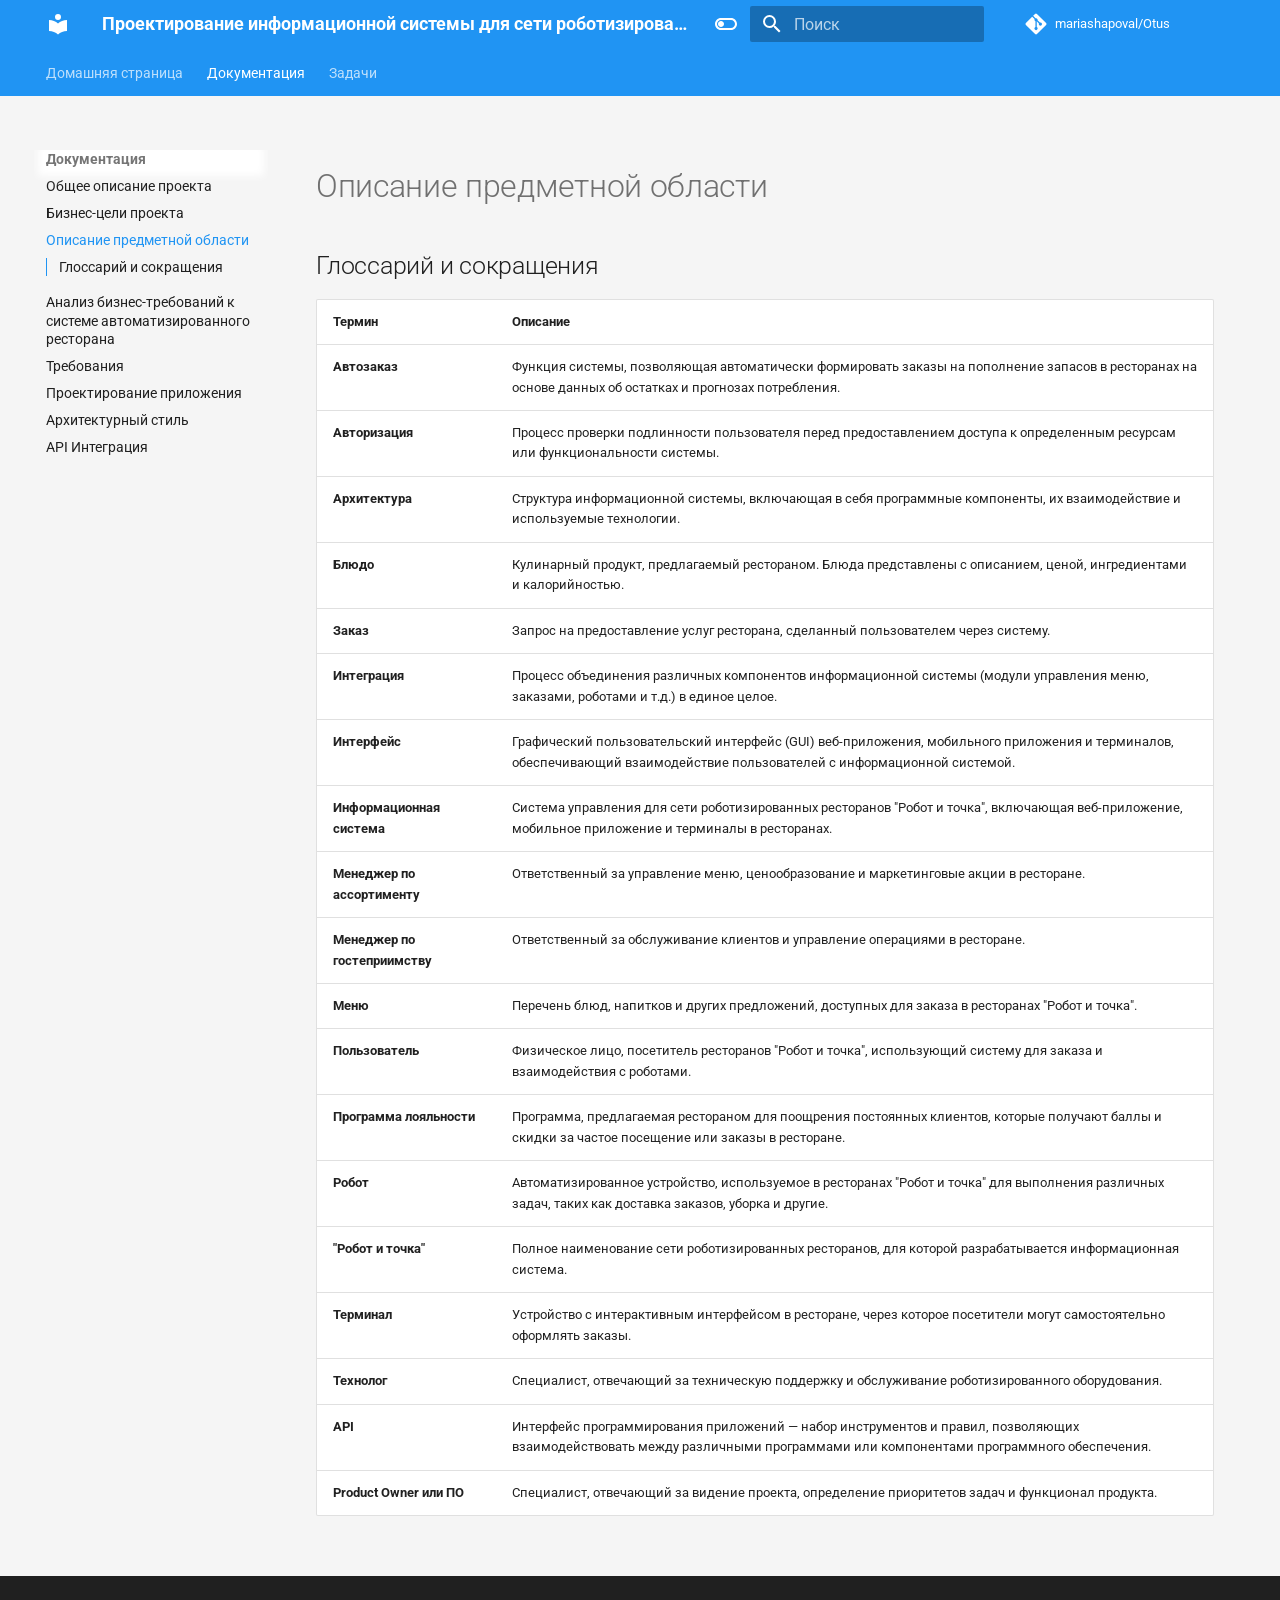
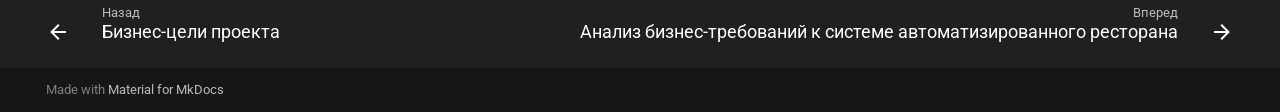
<file: glossary/index.html>
<!DOCTYPE html>

<html class="no-js" lang="ru">
<head>
<meta charset="utf-8"/>
<meta content="width=device-width,initial-scale=1" name="viewport"/>
<link href="../goals/" rel="prev"/>
<link href="../brs/" rel="next"/>
<link href="../assets/images/favicon.png" rel="icon"/>
<meta content="mkdocs-1.6.0, mkdocs-material-9.5.31" name="generator"/>
<title>Описание предметной области - Проектирование информационной системы для сети роботизированных ресторанов "Робот и точка"</title>
<link href="../assets/stylesheets/main.3cba04c6.min.css" rel="stylesheet"/>
<link href="../assets/stylesheets/palette.06af60db.min.css" rel="stylesheet"/>
<link crossorigin="" href="https://fonts.gstatic.com" rel="preconnect"/>
<link href="https://fonts.googleapis.com/css?family=Roboto:300,300i,400,400i,700,700i%7CRoboto+Mono:400,400i,700,700i&amp;display=fallback" rel="stylesheet"/>
<style>:root{--md-text-font:"Roboto";--md-code-font:"Roboto Mono"}</style>
<link href="../stylesheets/extra.css" rel="stylesheet"/>
<script>__md_scope=new URL("..",location),__md_hash=e=>[...e].reduce((e,_)=>(e<<5)-e+_.charCodeAt(0),0),__md_get=(e,_=localStorage,t=__md_scope)=>JSON.parse(_.getItem(t.pathname+"."+e)),__md_set=(e,_,t=localStorage,a=__md_scope)=>{try{t.setItem(a.pathname+"."+e,JSON.stringify(_))}catch(e){}}</script>
</head>
<body data-md-color-accent="violet" data-md-color-primary="blue" data-md-color-scheme="default" dir="ltr">
<input autocomplete="off" class="md-toggle" data-md-toggle="drawer" id="__drawer" type="checkbox"/>
<input autocomplete="off" class="md-toggle" data-md-toggle="search" id="__search" type="checkbox"/>
<label class="md-overlay" for="__drawer"></label>
<div data-md-component="skip">
<a class="md-skip" href="#_1">
          Перейти к содержанию
        </a>
</div>
<div data-md-component="announce">
</div>
<header class="md-header" data-md-component="header">
<nav aria-label="Верхний колонтитул" class="md-header__inner md-grid">
<a aria-label="Проектирование информационной системы для сети роботизированных ресторанов " class="md-header__button md-logo" data-md-component="logo" href=".." title='Проектирование информационной системы для сети роботизированных ресторанов "Робот и точка"' и="" робот="" точка""="">
<svg viewbox="0 0 24 24" xmlns="http://www.w3.org/2000/svg"><path d="M12 8a3 3 0 0 0 3-3 3 3 0 0 0-3-3 3 3 0 0 0-3 3 3 3 0 0 0 3 3m0 3.54C9.64 9.35 6.5 8 3 8v11c3.5 0 6.64 1.35 9 3.54 2.36-2.19 5.5-3.54 9-3.54V8c-3.5 0-6.64 1.35-9 3.54Z"></path></svg>
</a>
<label class="md-header__button md-icon" for="__drawer">
<svg viewbox="0 0 24 24" xmlns="http://www.w3.org/2000/svg"><path d="M3 6h18v2H3V6m0 5h18v2H3v-2m0 5h18v2H3v-2Z"></path></svg>
</label>
<div class="md-header__title" data-md-component="header-title">
<div class="md-header__ellipsis">
<div class="md-header__topic">
<span class="md-ellipsis">
            Проектирование информационной системы для сети роботизированных ресторанов "Робот и точка"
          </span>
</div>
<div class="md-header__topic" data-md-component="header-topic">
<span class="md-ellipsis">
            
              Описание предметной области
            
          </span>
</div>
</div>
</div>
<form class="md-header__option" data-md-component="palette">
<input aria-label="Переключиться на тёмную тему" class="md-option" data-md-color-accent="violet" data-md-color-media="" data-md-color-primary="blue" data-md-color-scheme="default" id="__palette_0" name="__palette" type="radio"/>
<label class="md-header__button md-icon" for="__palette_1" hidden="" title="Переключиться на тёмную тему">
<svg viewbox="0 0 24 24" xmlns="http://www.w3.org/2000/svg"><path d="M17 6H7c-3.31 0-6 2.69-6 6s2.69 6 6 6h10c3.31 0 6-2.69 6-6s-2.69-6-6-6zm0 10H7c-2.21 0-4-1.79-4-4s1.79-4 4-4h10c2.21 0 4 1.79 4 4s-1.79 4-4 4zM7 9c-1.66 0-3 1.34-3 3s1.34 3 3 3 3-1.34 3-3-1.34-3-3-3z"></path></svg>
</label>
<input aria-label="Переключиться на светлую тему" class="md-option" data-md-color-accent="darkgreen" data-md-color-media="" data-md-color-primary="violet" data-md-color-scheme="slate" id="__palette_1" name="__palette" type="radio"/>
<label class="md-header__button md-icon" for="__palette_0" hidden="" title="Переключиться на светлую тему">
<svg viewbox="0 0 24 24" xmlns="http://www.w3.org/2000/svg"><path d="M17 7H7a5 5 0 0 0-5 5 5 5 0 0 0 5 5h10a5 5 0 0 0 5-5 5 5 0 0 0-5-5m0 8a3 3 0 0 1-3-3 3 3 0 0 1 3-3 3 3 0 0 1 3 3 3 3 0 0 1-3 3Z"></path></svg>
</label>
</form>
<script>var media,input,key,value,palette=__md_get("__palette");if(palette&&palette.color){"(prefers-color-scheme)"===palette.color.media&&(media=matchMedia("(prefers-color-scheme: light)"),input=document.querySelector(media.matches?"[data-md-color-media='(prefers-color-scheme: light)']":"[data-md-color-media='(prefers-color-scheme: dark)']"),palette.color.media=input.getAttribute("data-md-color-media"),palette.color.scheme=input.getAttribute("data-md-color-scheme"),palette.color.primary=input.getAttribute("data-md-color-primary"),palette.color.accent=input.getAttribute("data-md-color-accent"));for([key,value]of Object.entries(palette.color))document.body.setAttribute("data-md-color-"+key,value)}</script>
<label class="md-header__button md-icon" for="__search">
<svg viewbox="0 0 24 24" xmlns="http://www.w3.org/2000/svg"><path d="M9.5 3A6.5 6.5 0 0 1 16 9.5c0 1.61-.59 3.09-1.56 4.23l.27.27h.79l5 5-1.5 1.5-5-5v-.79l-.27-.27A6.516 6.516 0 0 1 9.5 16 6.5 6.5 0 0 1 3 9.5 6.5 6.5 0 0 1 9.5 3m0 2C7 5 5 7 5 9.5S7 14 9.5 14 14 12 14 9.5 12 5 9.5 5Z"></path></svg>
</label>
<div class="md-search" data-md-component="search" role="dialog">
<label class="md-search__overlay" for="__search"></label>
<div class="md-search__inner" role="search">
<form class="md-search__form" name="search">
<input aria-label="Поиск" autocapitalize="off" autocomplete="off" autocorrect="off" class="md-search__input" data-md-component="search-query" name="query" placeholder="Поиск" required="" spellcheck="false" type="text"/>
<label class="md-search__icon md-icon" for="__search">
<svg viewbox="0 0 24 24" xmlns="http://www.w3.org/2000/svg"><path d="M9.5 3A6.5 6.5 0 0 1 16 9.5c0 1.61-.59 3.09-1.56 4.23l.27.27h.79l5 5-1.5 1.5-5-5v-.79l-.27-.27A6.516 6.516 0 0 1 9.5 16 6.5 6.5 0 0 1 3 9.5 6.5 6.5 0 0 1 9.5 3m0 2C7 5 5 7 5 9.5S7 14 9.5 14 14 12 14 9.5 12 5 9.5 5Z"></path></svg>
<svg viewbox="0 0 24 24" xmlns="http://www.w3.org/2000/svg"><path d="M20 11v2H8l5.5 5.5-1.42 1.42L4.16 12l7.92-7.92L13.5 5.5 8 11h12Z"></path></svg>
</label>
<nav aria-label="Поиск" class="md-search__options">
<button aria-label="Очистить" class="md-search__icon md-icon" tabindex="-1" title="Очистить" type="reset">
<svg viewbox="0 0 24 24" xmlns="http://www.w3.org/2000/svg"><path d="M19 6.41 17.59 5 12 10.59 6.41 5 5 6.41 10.59 12 5 17.59 6.41 19 12 13.41 17.59 19 19 17.59 13.41 12 19 6.41Z"></path></svg>
</button>
</nav>
<div class="md-search__suggest" data-md-component="search-suggest"></div>
</form>
<div class="md-search__output">
<div class="md-search__scrollwrap" data-md-scrollfix="" tabindex="0">
<div class="md-search-result" data-md-component="search-result">
<div class="md-search-result__meta">
            Инициализация поиска
          </div>
<ol class="md-search-result__list" role="presentation"></ol>
</div>
</div>
</div>
</div>
</div>
<div class="md-header__source">
<a class="md-source" data-md-component="source" href="https://github.com/mariashapoval/Otus" title="Перейти к репозиторию">
<div class="md-source__icon md-icon">
<svg viewbox="0 0 448 512" xmlns="http://www.w3.org/2000/svg"><!--! Font Awesome Free 6.6.0 by @fontawesome - https://fontawesome.com License - https://fontawesome.com/license/free (Icons: CC BY 4.0, Fonts: SIL OFL 1.1, Code: MIT License) Copyright 2024 Fonticons, Inc.--><path d="M439.55 236.05 244 40.45a28.87 28.87 0 0 0-40.81 0l-40.66 40.63 51.52 51.52c27.06-9.14 52.68 16.77 43.39 43.68l49.66 49.66c34.23-11.8 61.18 31 35.47 56.69-26.49 26.49-70.21-2.87-56-37.34L240.22 199v121.85c25.3 12.54 22.26 41.85 9.08 55a34.34 34.34 0 0 1-48.55 0c-17.57-17.6-11.07-46.91 11.25-56v-123c-20.8-8.51-24.6-30.74-18.64-45L142.57 101 8.45 235.14a28.86 28.86 0 0 0 0 40.81l195.61 195.6a28.86 28.86 0 0 0 40.8 0l194.69-194.69a28.86 28.86 0 0 0 0-40.81z"></path></svg>
</div>
<div class="md-source__repository">
    mariashapoval/Otus
  </div>
</a>
</div>
</nav>
</header>
<div class="md-container" data-md-component="container">
<nav aria-label="Вкладки" class="md-tabs" data-md-component="tabs">
<div class="md-grid">
<ul class="md-tabs__list">
<li class="md-tabs__item">
<a class="md-tabs__link" href="..">
          
  
    
  
  Домашняя страница

        </a>
</li>
<li class="md-tabs__item md-tabs__item--active">
<a class="md-tabs__link" href="../info/">
          
  
    
  
  Документация

        </a>
</li>
<li class="md-tabs__item">
<a class="md-tabs__link" href="../uc/">
          
  
    
  
  Задачи

        </a>
</li>
</ul>
</div>
</nav>
<main class="md-main" data-md-component="main">
<div class="md-main__inner md-grid">
<div class="md-sidebar md-sidebar--primary" data-md-component="sidebar" data-md-type="navigation">
<div class="md-sidebar__scrollwrap">
<div class="md-sidebar__inner">
<nav aria-label="Навигация" class="md-nav md-nav--primary md-nav--lifted md-nav--integrated" data-md-level="0">
<label class="md-nav__title" for="__drawer">
<a aria-label="Проектирование информационной системы для сети роботизированных ресторанов " class="md-nav__button md-logo" data-md-component="logo" href=".." title='Проектирование информационной системы для сети роботизированных ресторанов "Робот и точка"' и="" робот="" точка""="">
<svg viewbox="0 0 24 24" xmlns="http://www.w3.org/2000/svg"><path d="M12 8a3 3 0 0 0 3-3 3 3 0 0 0-3-3 3 3 0 0 0-3 3 3 3 0 0 0 3 3m0 3.54C9.64 9.35 6.5 8 3 8v11c3.5 0 6.64 1.35 9 3.54 2.36-2.19 5.5-3.54 9-3.54V8c-3.5 0-6.64 1.35-9 3.54Z"></path></svg>
</a>
    Проектирование информационной системы для сети роботизированных ресторанов "Робот и точка"
  </label>
<div class="md-nav__source">
<a class="md-source" data-md-component="source" href="https://github.com/mariashapoval/Otus" title="Перейти к репозиторию">
<div class="md-source__icon md-icon">
<svg viewbox="0 0 448 512" xmlns="http://www.w3.org/2000/svg"><!--! Font Awesome Free 6.6.0 by @fontawesome - https://fontawesome.com License - https://fontawesome.com/license/free (Icons: CC BY 4.0, Fonts: SIL OFL 1.1, Code: MIT License) Copyright 2024 Fonticons, Inc.--><path d="M439.55 236.05 244 40.45a28.87 28.87 0 0 0-40.81 0l-40.66 40.63 51.52 51.52c27.06-9.14 52.68 16.77 43.39 43.68l49.66 49.66c34.23-11.8 61.18 31 35.47 56.69-26.49 26.49-70.21-2.87-56-37.34L240.22 199v121.85c25.3 12.54 22.26 41.85 9.08 55a34.34 34.34 0 0 1-48.55 0c-17.57-17.6-11.07-46.91 11.25-56v-123c-20.8-8.51-24.6-30.74-18.64-45L142.57 101 8.45 235.14a28.86 28.86 0 0 0 0 40.81l195.61 195.6a28.86 28.86 0 0 0 40.8 0l194.69-194.69a28.86 28.86 0 0 0 0-40.81z"></path></svg>
</div>
<div class="md-source__repository">
    mariashapoval/Otus
  </div>
</a>
</div>
<ul class="md-nav__list" data-md-scrollfix="">
<li class="md-nav__item md-nav__item--nested">
<input class="md-nav__toggle md-toggle md-toggle--indeterminate" id="__nav_1" type="checkbox"/>
<div class="md-nav__link md-nav__container">
<a class="md-nav__link" href="..">
<span class="md-ellipsis">
    Домашняя страница
  </span>
</a>
</div>
<nav aria-expanded="false" aria-labelledby="__nav_1_label" class="md-nav" data-md-level="1">
<label class="md-nav__title" for="__nav_1">
<span class="md-nav__icon md-icon"></span>
            Домашняя страница
          </label>
<ul class="md-nav__list" data-md-scrollfix="">
</ul>
</nav>
</li>
<li class="md-nav__item md-nav__item--active md-nav__item--section md-nav__item--nested">
<input checked="" class="md-nav__toggle md-toggle" id="__nav_2" type="checkbox"/>
<label class="md-nav__link" for="__nav_2" id="__nav_2_label" tabindex="">
<span class="md-ellipsis">
    Документация
  </span>
<span class="md-nav__icon md-icon"></span>
</label>
<nav aria-expanded="true" aria-labelledby="__nav_2_label" class="md-nav" data-md-level="1">
<label class="md-nav__title" for="__nav_2">
<span class="md-nav__icon md-icon"></span>
            Документация
          </label>
<ul class="md-nav__list" data-md-scrollfix="">
<li class="md-nav__item">
<a class="md-nav__link" href="../info/">
<span class="md-ellipsis">
    Общее описание проекта
  </span>
</a>
</li>
<li class="md-nav__item">
<a class="md-nav__link" href="../goals/">
<span class="md-ellipsis">
    Бизнес-цели проекта
  </span>
</a>
</li>
<li class="md-nav__item md-nav__item--active">
<input class="md-nav__toggle md-toggle" id="__toc" type="checkbox"/>
<label class="md-nav__link md-nav__link--active" for="__toc">
<span class="md-ellipsis">
    Описание предметной области
  </span>
<span class="md-nav__icon md-icon"></span>
</label>
<a class="md-nav__link md-nav__link--active" href="./">
<span class="md-ellipsis">
    Описание предметной области
  </span>
</a>
<nav aria-label="Содержание" class="md-nav md-nav--secondary">
<label class="md-nav__title" for="__toc">
<span class="md-nav__icon md-icon"></span>
      Содержание
    </label>
<ul class="md-nav__list" data-md-component="toc" data-md-scrollfix="">
<li class="md-nav__item">
<a class="md-nav__link" href="#_2">
<span class="md-ellipsis">
      Глоссарий и сокращения
    </span>
</a>
</li>
</ul>
</nav>
</li>
<li class="md-nav__item">
<a class="md-nav__link" href="../brs/">
<span class="md-ellipsis">
    Анализ бизнес-требований к системе автоматизированного ресторана
  </span>
</a>
</li>
<li class="md-nav__item">
<a class="md-nav__link" href="../req/">
<span class="md-ellipsis">
    Требования
  </span>
</a>
</li>
<li class="md-nav__item">
<a class="md-nav__link" href="../models/">
<span class="md-ellipsis">
    Проектирование приложения
  </span>
</a>
</li>
<li class="md-nav__item">
<a class="md-nav__link" href="../architecture/">
<span class="md-ellipsis">
    Архитектурный стиль
  </span>
</a>
</li>
<li class="md-nav__item">
<a class="md-nav__link" href="../api/">
<span class="md-ellipsis">
    API Интеграция
  </span>
</a>
</li>
</ul>
</nav>
</li>
<li class="md-nav__item md-nav__item--nested">
<input class="md-nav__toggle md-toggle md-toggle--indeterminate" id="__nav_3" type="checkbox"/>
<label class="md-nav__link" for="__nav_3" id="__nav_3_label" tabindex="0">
<span class="md-ellipsis">
    Задачи
  </span>
<span class="md-nav__icon md-icon"></span>
</label>
<nav aria-expanded="false" aria-labelledby="__nav_3_label" class="md-nav" data-md-level="1">
<label class="md-nav__title" for="__nav_3">
<span class="md-nav__icon md-icon"></span>
            Задачи
          </label>
<ul class="md-nav__list" data-md-scrollfix="">
<li class="md-nav__item">
<a class="md-nav__link" href="../uc/">
<span class="md-ellipsis">
    Сценарии использования
  </span>
</a>
</li>
</ul>
</nav>
</li>
</ul>
</nav>
</div>
</div>
</div>
<div class="md-content" data-md-component="content">
<article class="md-content__inner md-typeset">
<h1 id="_1">Описание предметной области</h1>
<h2 id="_2">Глоссарий и сокращения</h2>
<table>
<thead>
<tr>
<th>Термин</th>
<th>Описание</th>
</tr>
</thead>
<tbody>
<tr>
<td><strong>Автозаказ</strong></td>
<td>Функция системы, позволяющая автоматически формировать заказы на пополнение запасов в ресторанах на основе данных об остатках и прогнозах потребления.</td>
</tr>
<tr>
<td><strong>Авторизация</strong></td>
<td>Процесс проверки подлинности пользователя перед предоставлением доступа к определенным ресурсам или функциональности системы.</td>
</tr>
<tr>
<td><strong>Архитектура</strong></td>
<td>Структура информационной системы, включающая в себя программные компоненты, их взаимодействие и используемые технологии.</td>
</tr>
<tr>
<td><strong>Блюдо</strong></td>
<td>Кулинарный продукт, предлагаемый рестораном. Блюда представлены с описанием, ценой, ингредиентами и калорийностью.</td>
</tr>
<tr>
<td><strong>Заказ</strong></td>
<td>Запрос на предоставление услуг ресторана, сделанный пользователем через систему.</td>
</tr>
<tr>
<td><strong>Интеграция</strong></td>
<td>Процесс объединения различных компонентов информационной системы (модули управления меню, заказами, роботами и т.д.) в единое целое.</td>
</tr>
<tr>
<td><strong>Интерфейс</strong></td>
<td>Графический пользовательский интерфейс (GUI) веб-приложения, мобильного приложения и терминалов, обеспечивающий взаимодействие пользователей с информационной системой.</td>
</tr>
<tr>
<td><strong>Информационная система</strong></td>
<td>Система управления для сети роботизированных ресторанов "Робот и точка", включающая веб-приложение, мобильное приложение и терминалы в ресторанах.</td>
</tr>
<tr>
<td><strong>Менеджер по ассортименту</strong></td>
<td>Ответственный за управление меню, ценообразование и маркетинговые акции в ресторане.</td>
</tr>
<tr>
<td><strong>Менеджер по гостеприимству</strong></td>
<td>Ответственный за обслуживание клиентов и управление операциями в ресторане.</td>
</tr>
<tr>
<td><strong>Меню</strong></td>
<td>Перечень блюд, напитков и других предложений, доступных для заказа в ресторанах "Робот и точка".</td>
</tr>
<tr>
<td><strong>Пользователь</strong></td>
<td>Физическое лицо, посетитель ресторанов "Робот и точка", использующий систему для заказа и взаимодействия с роботами.</td>
</tr>
<tr>
<td><strong>Программа лояльности</strong></td>
<td>Программа, предлагаемая рестораном для поощрения постоянных клиентов, которые получают баллы и скидки за частое посещение или заказы в ресторане.</td>
</tr>
<tr>
<td><strong>Робот</strong></td>
<td>Автоматизированное устройство, используемое в ресторанах "Робот и точка" для выполнения различных задач, таких как доставка заказов, уборка и другие.</td>
</tr>
<tr>
<td><strong>"Робот и точка"</strong></td>
<td>Полное наименование сети роботизированных ресторанов, для которой разрабатывается информационная система.</td>
</tr>
<tr>
<td><strong>Терминал</strong></td>
<td>Устройство с интерактивным интерфейсом в ресторане, через которое посетители могут самостоятельно оформлять заказы.</td>
</tr>
<tr>
<td><strong>Технолог</strong></td>
<td>Специалист, отвечающий за техническую поддержку и обслуживание роботизированного оборудования.</td>
</tr>
<tr>
<td><strong>API</strong></td>
<td>Интерфейс программирования приложений — набор инструментов и правил, позволяющих взаимодействовать между различными программами или компонентами программного обеспечения.</td>
</tr>
<tr>
<td><strong>Product Owner или ПО</strong></td>
<td>Специалист, отвечающий за видение проекта, определение приоритетов задач и функционал продукта.</td>
</tr>
</tbody>
</table>
</article>
</div>
<script>var target=document.getElementById(location.hash.slice(1));target&&target.name&&(target.checked=target.name.startsWith("__tabbed_"))</script>
</div>
<button class="md-top md-icon" data-md-component="top" hidden="" type="button">
<svg viewbox="0 0 24 24" xmlns="http://www.w3.org/2000/svg"><path d="M13 20h-2V8l-5.5 5.5-1.42-1.42L12 4.16l7.92 7.92-1.42 1.42L13 8v12Z"></path></svg>
  К началу
</button>
</main>
<footer class="md-footer">
<nav aria-label="Нижний колонтитул" class="md-footer__inner md-grid">
<a aria-label="Назад: Бизнес-цели проекта" class="md-footer__link md-footer__link--prev" href="../goals/">
<div class="md-footer__button md-icon">
<svg viewbox="0 0 24 24" xmlns="http://www.w3.org/2000/svg"><path d="M20 11v2H8l5.5 5.5-1.42 1.42L4.16 12l7.92-7.92L13.5 5.5 8 11h12Z"></path></svg>
</div>
<div class="md-footer__title">
<span class="md-footer__direction">
                Назад
              </span>
<div class="md-ellipsis">
                Бизнес-цели проекта
              </div>
</div>
</a>
<a aria-label="Вперед: Анализ бизнес-требований к системе автоматизированного ресторана" class="md-footer__link md-footer__link--next" href="../brs/">
<div class="md-footer__title">
<span class="md-footer__direction">
                Вперед
              </span>
<div class="md-ellipsis">
                Анализ бизнес-требований к системе автоматизированного ресторана
              </div>
</div>
<div class="md-footer__button md-icon">
<svg viewbox="0 0 24 24" xmlns="http://www.w3.org/2000/svg"><path d="M4 11v2h12l-5.5 5.5 1.42 1.42L19.84 12l-7.92-7.92L10.5 5.5 16 11H4Z"></path></svg>
</div>
</a>
</nav>
<div class="md-footer-meta md-typeset">
<div class="md-footer-meta__inner md-grid">
<div class="md-copyright">
  
  
    Made with
    <a href="https://squidfunk.github.io/mkdocs-material/" rel="noopener" target="_blank">
      Material for MkDocs
    </a>
</div>
</div>
</div>
</footer>
</div>
<div class="md-dialog" data-md-component="dialog">
<div class="md-dialog__inner md-typeset"></div>
</div>
<script id="__config" type="application/json">{"base": "..", "features": ["navigation.instant", "navigation.tracking", "navigation.expand", "navigation.path", "navigation.top", "navigation.footer", "navigation.tabs", "navigation.indexes", "toc.integrate", "toc.follow", "search.highlight", "search.suggest", "content.code.copy"], "search": "../assets/javascripts/workers/search.b8dbb3d2.min.js", "translations": {"clipboard.copied": "\u0421\u043a\u043e\u043f\u0438\u0440\u043e\u0432\u0430\u043d\u043e \u0432 \u0431\u0443\u0444\u0435\u0440", "clipboard.copy": "\u041a\u043e\u043f\u0438\u0440\u043e\u0432\u0430\u0442\u044c \u0432 \u0431\u0443\u0444\u0435\u0440", "search.result.more.one": "\u0415\u0449\u0451 1 \u043d\u0430 \u044d\u0442\u043e\u0439 \u0441\u0442\u0440\u0430\u043d\u0438\u0446\u0435", "search.result.more.other": "\u0415\u0449\u0451 # \u043d\u0430 \u044d\u0442\u043e\u0439 \u0441\u0442\u0440\u0430\u043d\u0438\u0446\u0435", "search.result.none": "\u0421\u043e\u0432\u043f\u0430\u0434\u0435\u043d\u0438\u0439 \u043d\u0435 \u043d\u0430\u0439\u0434\u0435\u043d\u043e", "search.result.one": "\u041d\u0430\u0439\u0434\u0435\u043d\u043e 1 \u0441\u043e\u0432\u043f\u0430\u0434\u0435\u043d\u0438\u0435", "search.result.other": "\u041d\u0430\u0439\u0434\u0435\u043d\u043e \u0441\u043e\u0432\u043f\u0430\u0434\u0435\u043d\u0438\u0439: #", "search.result.placeholder": "\u041d\u0430\u0447\u043d\u0438\u0442\u0435 \u043f\u0435\u0447\u0430\u0442\u0430\u0442\u044c \u0434\u043b\u044f \u043f\u043e\u0438\u0441\u043a\u0430", "search.result.term.missing": "\u041e\u0442\u0441\u0443\u0442\u0441\u0442\u0432\u0443\u0435\u0442", "select.version": "\u0412\u044b\u0431\u0435\u0440\u0438\u0442\u0435 \u0432\u0435\u0440\u0441\u0438\u044e"}}</script>
<script src="../assets/javascripts/bundle.fe8b6f2b.min.js"></script>
<script>document$.subscribe(() => {
            window.update_swagger_ui_iframe_height = function (id) {
                var iFrameID = document.getElementById(id);
                if (iFrameID) {
                    full_height = (iFrameID.contentWindow.document.body.scrollHeight + 80) + "px";
                    iFrameID.height = full_height;
                    iFrameID.style.height = full_height;
                }
            }
        
            let iframe_id_list = []
            var iframes = document.getElementsByClassName("swagger-ui-iframe");
            for (var i = 0; i < iframes.length; i++) { 
                iframe_id_list.push(iframes[i].getAttribute("id"))
            }
        
            let ticking = true;
            
            document.addEventListener('scroll', function(e) {
                if (!ticking) {
                    window.requestAnimationFrame(()=> {
                        let half_vh = window.innerHeight/2;
                        for(var i = 0; i < iframe_id_list.length; i++) {
                            let element = document.getElementById(iframe_id_list[i])
                            if(element==null){
                                return
                            }
                            let diff = element.getBoundingClientRect().top
                            if(element.contentWindow.update_top_val){
                                element.contentWindow.update_top_val(half_vh - diff)
                            }
                        }
                        ticking = false;
                    });
                    ticking = true;
                }
            });
        
            const dark_scheme_name = "slate"
            
            window.scheme = document.body.getAttribute("data-md-color-scheme")
            const options = {
                attributeFilter: ['data-md-color-scheme'],
            };
            function color_scheme_callback(mutations) {
                for (let mutation of mutations) {
                    if (mutation.attributeName === "data-md-color-scheme") {
                        scheme = document.body.getAttribute("data-md-color-scheme")
                        var iframe_list = document.getElementsByClassName("swagger-ui-iframe")
                        for(var i = 0; i < iframe_list.length; i++) {
                            var ele = iframe_list.item(i);
                            if (ele) {
                                if (scheme === dark_scheme_name) {
                                    ele.contentWindow.enable_dark_mode();
                                } else {
                                    ele.contentWindow.disable_dark_mode();
                                }
                            }
                        }
                    }
                }
            }
            observer = new MutationObserver(color_scheme_callback);
            observer.observe(document.body, options);
            })</script></body>
</html>
</file>
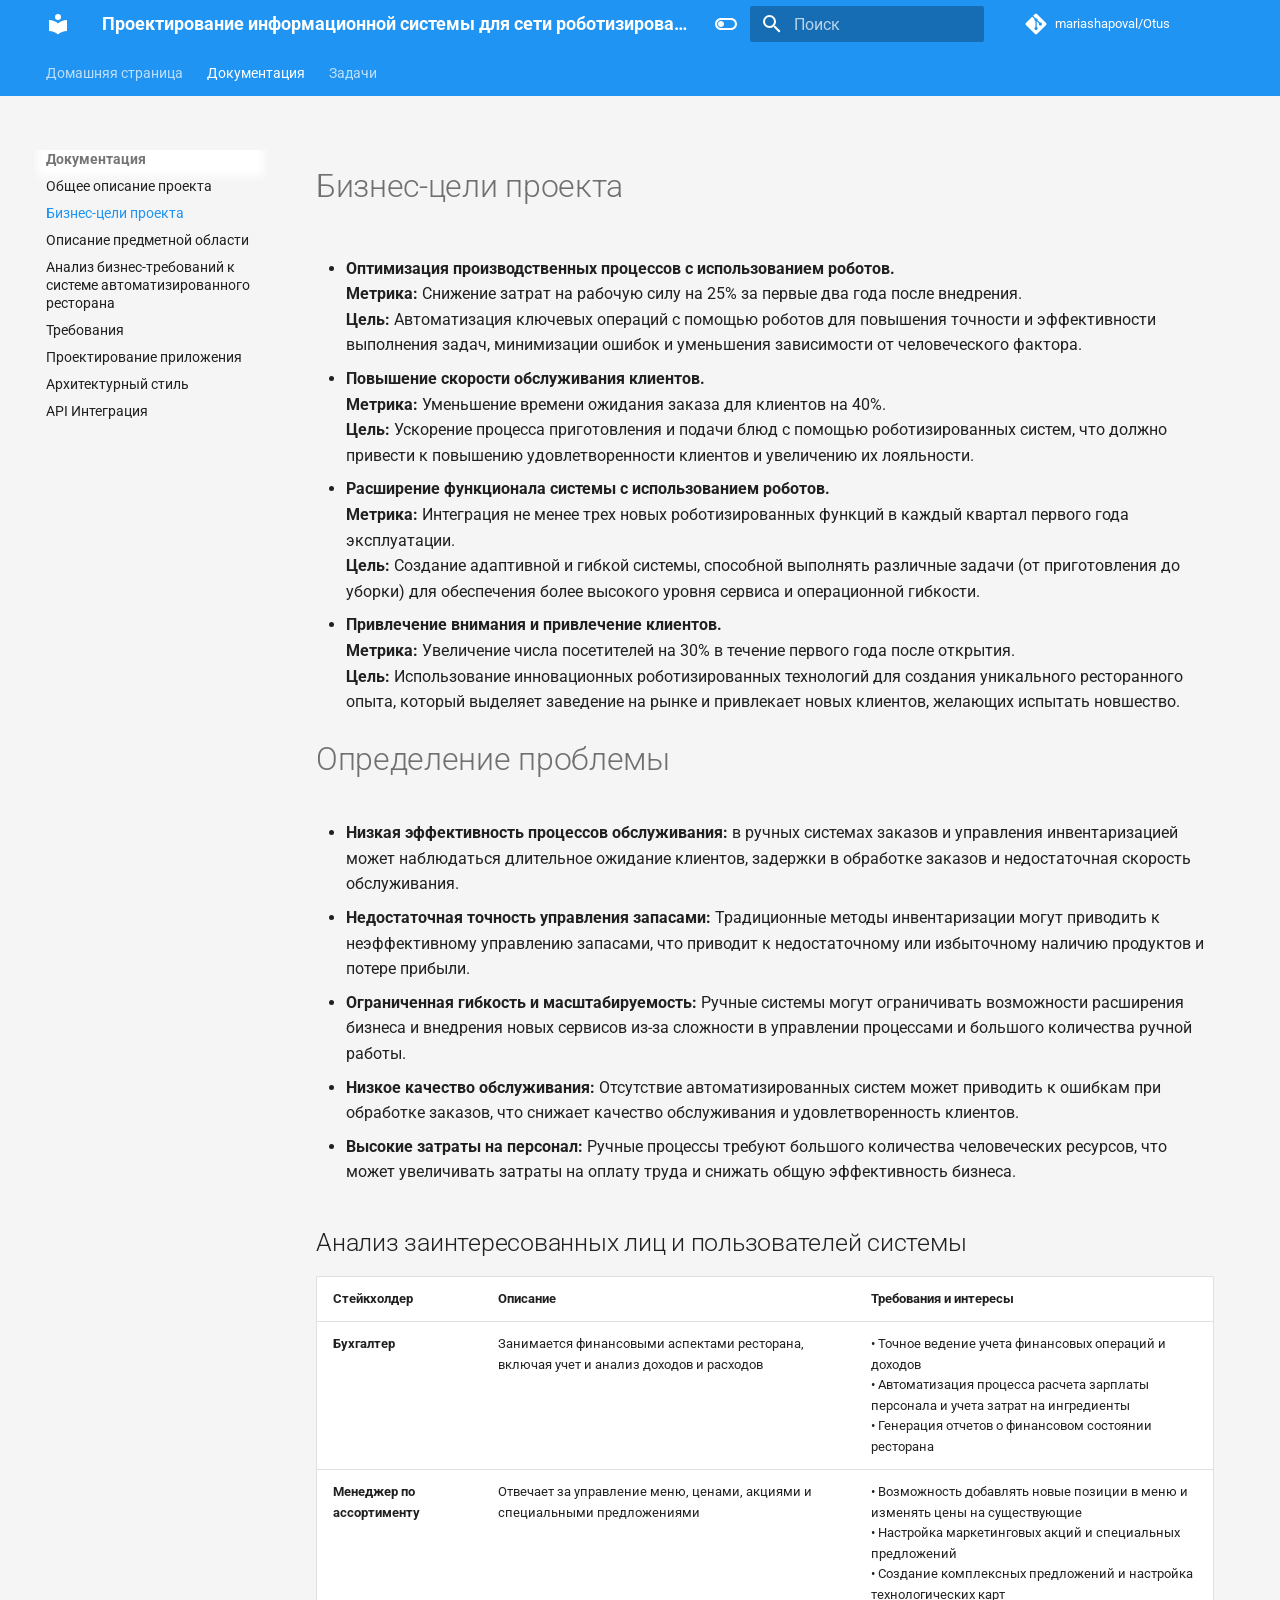
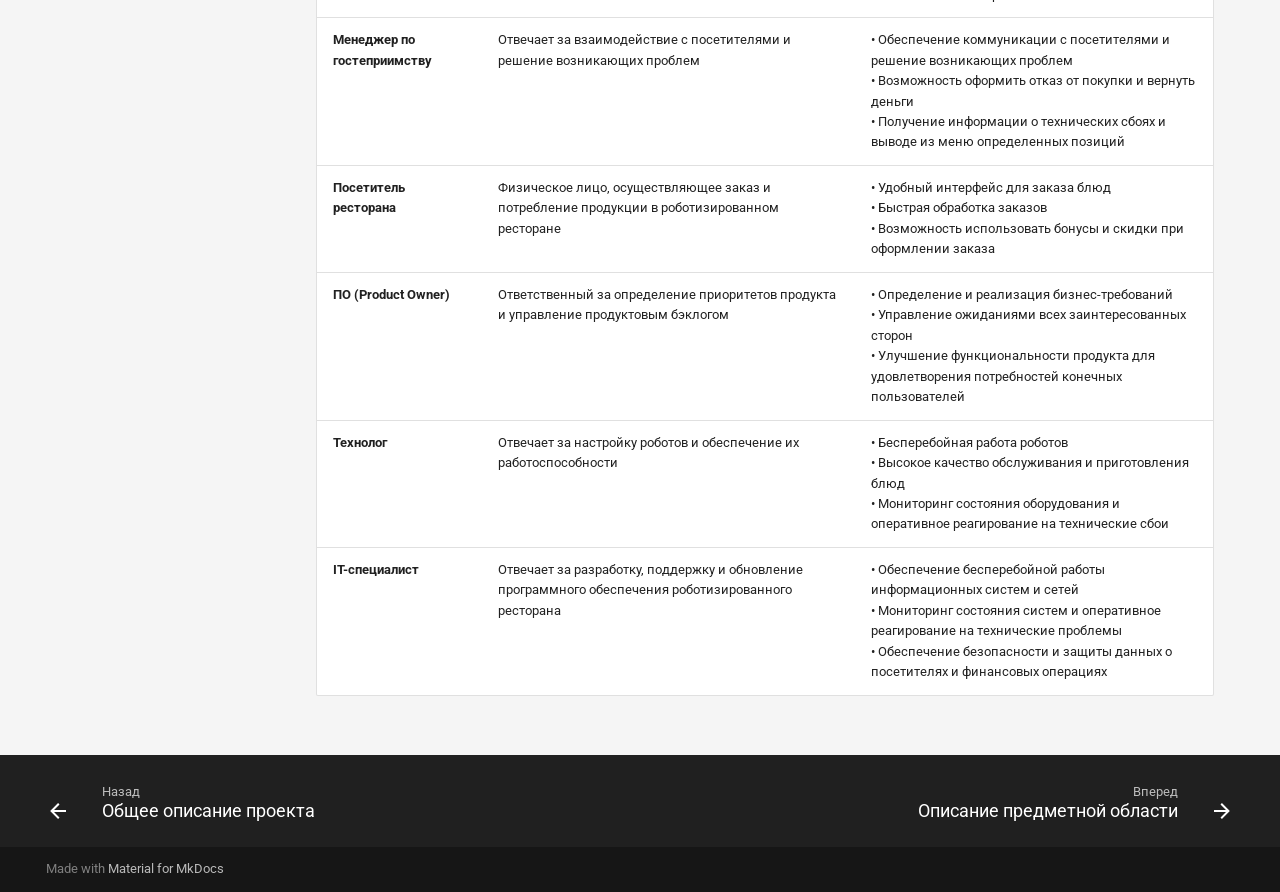
<file: goals/index.html>
<!DOCTYPE html>

<html class="no-js" lang="ru">
<head>
<meta charset="utf-8"/>
<meta content="width=device-width,initial-scale=1" name="viewport"/>
<link href="../info/" rel="prev"/>
<link href="../glossary/" rel="next"/>
<link href="../assets/images/favicon.png" rel="icon"/>
<meta content="mkdocs-1.6.0, mkdocs-material-9.5.31" name="generator"/>
<title>Бизнес-цели проекта - Проектирование информационной системы для сети роботизированных ресторанов "Робот и точка"</title>
<link href="../assets/stylesheets/main.3cba04c6.min.css" rel="stylesheet"/>
<link href="../assets/stylesheets/palette.06af60db.min.css" rel="stylesheet"/>
<link crossorigin="" href="https://fonts.gstatic.com" rel="preconnect"/>
<link href="https://fonts.googleapis.com/css?family=Roboto:300,300i,400,400i,700,700i%7CRoboto+Mono:400,400i,700,700i&amp;display=fallback" rel="stylesheet"/>
<style>:root{--md-text-font:"Roboto";--md-code-font:"Roboto Mono"}</style>
<link href="../stylesheets/extra.css" rel="stylesheet"/>
<script>__md_scope=new URL("..",location),__md_hash=e=>[...e].reduce((e,_)=>(e<<5)-e+_.charCodeAt(0),0),__md_get=(e,_=localStorage,t=__md_scope)=>JSON.parse(_.getItem(t.pathname+"."+e)),__md_set=(e,_,t=localStorage,a=__md_scope)=>{try{t.setItem(a.pathname+"."+e,JSON.stringify(_))}catch(e){}}</script>
</head>
<body data-md-color-accent="violet" data-md-color-primary="blue" data-md-color-scheme="default" dir="ltr">
<input autocomplete="off" class="md-toggle" data-md-toggle="drawer" id="__drawer" type="checkbox"/>
<input autocomplete="off" class="md-toggle" data-md-toggle="search" id="__search" type="checkbox"/>
<label class="md-overlay" for="__drawer"></label>
<div data-md-component="skip">
<a class="md-skip" href="#-">
          Перейти к содержанию
        </a>
</div>
<div data-md-component="announce">
</div>
<header class="md-header" data-md-component="header">
<nav aria-label="Верхний колонтитул" class="md-header__inner md-grid">
<a aria-label="Проектирование информационной системы для сети роботизированных ресторанов " class="md-header__button md-logo" data-md-component="logo" href=".." title='Проектирование информационной системы для сети роботизированных ресторанов "Робот и точка"' и="" робот="" точка""="">
<svg viewbox="0 0 24 24" xmlns="http://www.w3.org/2000/svg"><path d="M12 8a3 3 0 0 0 3-3 3 3 0 0 0-3-3 3 3 0 0 0-3 3 3 3 0 0 0 3 3m0 3.54C9.64 9.35 6.5 8 3 8v11c3.5 0 6.64 1.35 9 3.54 2.36-2.19 5.5-3.54 9-3.54V8c-3.5 0-6.64 1.35-9 3.54Z"></path></svg>
</a>
<label class="md-header__button md-icon" for="__drawer">
<svg viewbox="0 0 24 24" xmlns="http://www.w3.org/2000/svg"><path d="M3 6h18v2H3V6m0 5h18v2H3v-2m0 5h18v2H3v-2Z"></path></svg>
</label>
<div class="md-header__title" data-md-component="header-title">
<div class="md-header__ellipsis">
<div class="md-header__topic">
<span class="md-ellipsis">
            Проектирование информационной системы для сети роботизированных ресторанов "Робот и точка"
          </span>
</div>
<div class="md-header__topic" data-md-component="header-topic">
<span class="md-ellipsis">
            
              Бизнес-цели проекта
            
          </span>
</div>
</div>
</div>
<form class="md-header__option" data-md-component="palette">
<input aria-label="Переключиться на тёмную тему" class="md-option" data-md-color-accent="violet" data-md-color-media="" data-md-color-primary="blue" data-md-color-scheme="default" id="__palette_0" name="__palette" type="radio"/>
<label class="md-header__button md-icon" for="__palette_1" hidden="" title="Переключиться на тёмную тему">
<svg viewbox="0 0 24 24" xmlns="http://www.w3.org/2000/svg"><path d="M17 6H7c-3.31 0-6 2.69-6 6s2.69 6 6 6h10c3.31 0 6-2.69 6-6s-2.69-6-6-6zm0 10H7c-2.21 0-4-1.79-4-4s1.79-4 4-4h10c2.21 0 4 1.79 4 4s-1.79 4-4 4zM7 9c-1.66 0-3 1.34-3 3s1.34 3 3 3 3-1.34 3-3-1.34-3-3-3z"></path></svg>
</label>
<input aria-label="Переключиться на светлую тему" class="md-option" data-md-color-accent="darkgreen" data-md-color-media="" data-md-color-primary="violet" data-md-color-scheme="slate" id="__palette_1" name="__palette" type="radio"/>
<label class="md-header__button md-icon" for="__palette_0" hidden="" title="Переключиться на светлую тему">
<svg viewbox="0 0 24 24" xmlns="http://www.w3.org/2000/svg"><path d="M17 7H7a5 5 0 0 0-5 5 5 5 0 0 0 5 5h10a5 5 0 0 0 5-5 5 5 0 0 0-5-5m0 8a3 3 0 0 1-3-3 3 3 0 0 1 3-3 3 3 0 0 1 3 3 3 3 0 0 1-3 3Z"></path></svg>
</label>
</form>
<script>var media,input,key,value,palette=__md_get("__palette");if(palette&&palette.color){"(prefers-color-scheme)"===palette.color.media&&(media=matchMedia("(prefers-color-scheme: light)"),input=document.querySelector(media.matches?"[data-md-color-media='(prefers-color-scheme: light)']":"[data-md-color-media='(prefers-color-scheme: dark)']"),palette.color.media=input.getAttribute("data-md-color-media"),palette.color.scheme=input.getAttribute("data-md-color-scheme"),palette.color.primary=input.getAttribute("data-md-color-primary"),palette.color.accent=input.getAttribute("data-md-color-accent"));for([key,value]of Object.entries(palette.color))document.body.setAttribute("data-md-color-"+key,value)}</script>
<label class="md-header__button md-icon" for="__search">
<svg viewbox="0 0 24 24" xmlns="http://www.w3.org/2000/svg"><path d="M9.5 3A6.5 6.5 0 0 1 16 9.5c0 1.61-.59 3.09-1.56 4.23l.27.27h.79l5 5-1.5 1.5-5-5v-.79l-.27-.27A6.516 6.516 0 0 1 9.5 16 6.5 6.5 0 0 1 3 9.5 6.5 6.5 0 0 1 9.5 3m0 2C7 5 5 7 5 9.5S7 14 9.5 14 14 12 14 9.5 12 5 9.5 5Z"></path></svg>
</label>
<div class="md-search" data-md-component="search" role="dialog">
<label class="md-search__overlay" for="__search"></label>
<div class="md-search__inner" role="search">
<form class="md-search__form" name="search">
<input aria-label="Поиск" autocapitalize="off" autocomplete="off" autocorrect="off" class="md-search__input" data-md-component="search-query" name="query" placeholder="Поиск" required="" spellcheck="false" type="text"/>
<label class="md-search__icon md-icon" for="__search">
<svg viewbox="0 0 24 24" xmlns="http://www.w3.org/2000/svg"><path d="M9.5 3A6.5 6.5 0 0 1 16 9.5c0 1.61-.59 3.09-1.56 4.23l.27.27h.79l5 5-1.5 1.5-5-5v-.79l-.27-.27A6.516 6.516 0 0 1 9.5 16 6.5 6.5 0 0 1 3 9.5 6.5 6.5 0 0 1 9.5 3m0 2C7 5 5 7 5 9.5S7 14 9.5 14 14 12 14 9.5 12 5 9.5 5Z"></path></svg>
<svg viewbox="0 0 24 24" xmlns="http://www.w3.org/2000/svg"><path d="M20 11v2H8l5.5 5.5-1.42 1.42L4.16 12l7.92-7.92L13.5 5.5 8 11h12Z"></path></svg>
</label>
<nav aria-label="Поиск" class="md-search__options">
<button aria-label="Очистить" class="md-search__icon md-icon" tabindex="-1" title="Очистить" type="reset">
<svg viewbox="0 0 24 24" xmlns="http://www.w3.org/2000/svg"><path d="M19 6.41 17.59 5 12 10.59 6.41 5 5 6.41 10.59 12 5 17.59 6.41 19 12 13.41 17.59 19 19 17.59 13.41 12 19 6.41Z"></path></svg>
</button>
</nav>
<div class="md-search__suggest" data-md-component="search-suggest"></div>
</form>
<div class="md-search__output">
<div class="md-search__scrollwrap" data-md-scrollfix="" tabindex="0">
<div class="md-search-result" data-md-component="search-result">
<div class="md-search-result__meta">
            Инициализация поиска
          </div>
<ol class="md-search-result__list" role="presentation"></ol>
</div>
</div>
</div>
</div>
</div>
<div class="md-header__source">
<a class="md-source" data-md-component="source" href="https://github.com/mariashapoval/Otus" title="Перейти к репозиторию">
<div class="md-source__icon md-icon">
<svg viewbox="0 0 448 512" xmlns="http://www.w3.org/2000/svg"><!--! Font Awesome Free 6.6.0 by @fontawesome - https://fontawesome.com License - https://fontawesome.com/license/free (Icons: CC BY 4.0, Fonts: SIL OFL 1.1, Code: MIT License) Copyright 2024 Fonticons, Inc.--><path d="M439.55 236.05 244 40.45a28.87 28.87 0 0 0-40.81 0l-40.66 40.63 51.52 51.52c27.06-9.14 52.68 16.77 43.39 43.68l49.66 49.66c34.23-11.8 61.18 31 35.47 56.69-26.49 26.49-70.21-2.87-56-37.34L240.22 199v121.85c25.3 12.54 22.26 41.85 9.08 55a34.34 34.34 0 0 1-48.55 0c-17.57-17.6-11.07-46.91 11.25-56v-123c-20.8-8.51-24.6-30.74-18.64-45L142.57 101 8.45 235.14a28.86 28.86 0 0 0 0 40.81l195.61 195.6a28.86 28.86 0 0 0 40.8 0l194.69-194.69a28.86 28.86 0 0 0 0-40.81z"></path></svg>
</div>
<div class="md-source__repository">
    mariashapoval/Otus
  </div>
</a>
</div>
</nav>
</header>
<div class="md-container" data-md-component="container">
<nav aria-label="Вкладки" class="md-tabs" data-md-component="tabs">
<div class="md-grid">
<ul class="md-tabs__list">
<li class="md-tabs__item">
<a class="md-tabs__link" href="..">
          
  
    
  
  Домашняя страница

        </a>
</li>
<li class="md-tabs__item md-tabs__item--active">
<a class="md-tabs__link" href="../info/">
          
  
    
  
  Документация

        </a>
</li>
<li class="md-tabs__item">
<a class="md-tabs__link" href="../uc/">
          
  
    
  
  Задачи

        </a>
</li>
</ul>
</div>
</nav>
<main class="md-main" data-md-component="main">
<div class="md-main__inner md-grid">
<div class="md-sidebar md-sidebar--primary" data-md-component="sidebar" data-md-type="navigation">
<div class="md-sidebar__scrollwrap">
<div class="md-sidebar__inner">
<nav aria-label="Навигация" class="md-nav md-nav--primary md-nav--lifted md-nav--integrated" data-md-level="0">
<label class="md-nav__title" for="__drawer">
<a aria-label="Проектирование информационной системы для сети роботизированных ресторанов " class="md-nav__button md-logo" data-md-component="logo" href=".." title='Проектирование информационной системы для сети роботизированных ресторанов "Робот и точка"' и="" робот="" точка""="">
<svg viewbox="0 0 24 24" xmlns="http://www.w3.org/2000/svg"><path d="M12 8a3 3 0 0 0 3-3 3 3 0 0 0-3-3 3 3 0 0 0-3 3 3 3 0 0 0 3 3m0 3.54C9.64 9.35 6.5 8 3 8v11c3.5 0 6.64 1.35 9 3.54 2.36-2.19 5.5-3.54 9-3.54V8c-3.5 0-6.64 1.35-9 3.54Z"></path></svg>
</a>
    Проектирование информационной системы для сети роботизированных ресторанов "Робот и точка"
  </label>
<div class="md-nav__source">
<a class="md-source" data-md-component="source" href="https://github.com/mariashapoval/Otus" title="Перейти к репозиторию">
<div class="md-source__icon md-icon">
<svg viewbox="0 0 448 512" xmlns="http://www.w3.org/2000/svg"><!--! Font Awesome Free 6.6.0 by @fontawesome - https://fontawesome.com License - https://fontawesome.com/license/free (Icons: CC BY 4.0, Fonts: SIL OFL 1.1, Code: MIT License) Copyright 2024 Fonticons, Inc.--><path d="M439.55 236.05 244 40.45a28.87 28.87 0 0 0-40.81 0l-40.66 40.63 51.52 51.52c27.06-9.14 52.68 16.77 43.39 43.68l49.66 49.66c34.23-11.8 61.18 31 35.47 56.69-26.49 26.49-70.21-2.87-56-37.34L240.22 199v121.85c25.3 12.54 22.26 41.85 9.08 55a34.34 34.34 0 0 1-48.55 0c-17.57-17.6-11.07-46.91 11.25-56v-123c-20.8-8.51-24.6-30.74-18.64-45L142.57 101 8.45 235.14a28.86 28.86 0 0 0 0 40.81l195.61 195.6a28.86 28.86 0 0 0 40.8 0l194.69-194.69a28.86 28.86 0 0 0 0-40.81z"></path></svg>
</div>
<div class="md-source__repository">
    mariashapoval/Otus
  </div>
</a>
</div>
<ul class="md-nav__list" data-md-scrollfix="">
<li class="md-nav__item md-nav__item--nested">
<input class="md-nav__toggle md-toggle md-toggle--indeterminate" id="__nav_1" type="checkbox"/>
<div class="md-nav__link md-nav__container">
<a class="md-nav__link" href="..">
<span class="md-ellipsis">
    Домашняя страница
  </span>
</a>
</div>
<nav aria-expanded="false" aria-labelledby="__nav_1_label" class="md-nav" data-md-level="1">
<label class="md-nav__title" for="__nav_1">
<span class="md-nav__icon md-icon"></span>
            Домашняя страница
          </label>
<ul class="md-nav__list" data-md-scrollfix="">
</ul>
</nav>
</li>
<li class="md-nav__item md-nav__item--active md-nav__item--section md-nav__item--nested">
<input checked="" class="md-nav__toggle md-toggle" id="__nav_2" type="checkbox"/>
<label class="md-nav__link" for="__nav_2" id="__nav_2_label" tabindex="">
<span class="md-ellipsis">
    Документация
  </span>
<span class="md-nav__icon md-icon"></span>
</label>
<nav aria-expanded="true" aria-labelledby="__nav_2_label" class="md-nav" data-md-level="1">
<label class="md-nav__title" for="__nav_2">
<span class="md-nav__icon md-icon"></span>
            Документация
          </label>
<ul class="md-nav__list" data-md-scrollfix="">
<li class="md-nav__item">
<a class="md-nav__link" href="../info/">
<span class="md-ellipsis">
    Общее описание проекта
  </span>
</a>
</li>
<li class="md-nav__item md-nav__item--active">
<input class="md-nav__toggle md-toggle" id="__toc" type="checkbox"/>
<a class="md-nav__link md-nav__link--active" href="./">
<span class="md-ellipsis">
    Бизнес-цели проекта
  </span>
</a>
</li>
<li class="md-nav__item">
<a class="md-nav__link" href="../glossary/">
<span class="md-ellipsis">
    Описание предметной области
  </span>
</a>
</li>
<li class="md-nav__item">
<a class="md-nav__link" href="../brs/">
<span class="md-ellipsis">
    Анализ бизнес-требований к системе автоматизированного ресторана
  </span>
</a>
</li>
<li class="md-nav__item">
<a class="md-nav__link" href="../req/">
<span class="md-ellipsis">
    Требования
  </span>
</a>
</li>
<li class="md-nav__item">
<a class="md-nav__link" href="../models/">
<span class="md-ellipsis">
    Проектирование приложения
  </span>
</a>
</li>
<li class="md-nav__item">
<a class="md-nav__link" href="../architecture/">
<span class="md-ellipsis">
    Архитектурный стиль
  </span>
</a>
</li>
<li class="md-nav__item">
<a class="md-nav__link" href="../api/">
<span class="md-ellipsis">
    API Интеграция
  </span>
</a>
</li>
</ul>
</nav>
</li>
<li class="md-nav__item md-nav__item--nested">
<input class="md-nav__toggle md-toggle md-toggle--indeterminate" id="__nav_3" type="checkbox"/>
<label class="md-nav__link" for="__nav_3" id="__nav_3_label" tabindex="0">
<span class="md-ellipsis">
    Задачи
  </span>
<span class="md-nav__icon md-icon"></span>
</label>
<nav aria-expanded="false" aria-labelledby="__nav_3_label" class="md-nav" data-md-level="1">
<label class="md-nav__title" for="__nav_3">
<span class="md-nav__icon md-icon"></span>
            Задачи
          </label>
<ul class="md-nav__list" data-md-scrollfix="">
<li class="md-nav__item">
<a class="md-nav__link" href="../uc/">
<span class="md-ellipsis">
    Сценарии использования
  </span>
</a>
</li>
</ul>
</nav>
</li>
</ul>
</nav>
</div>
</div>
</div>
<div class="md-content" data-md-component="content">
<article class="md-content__inner md-typeset">
<h1 id="-">Бизнес-цели проекта</h1>
<ul>
<li>
<p><strong>Оптимизация производственных процессов с использованием роботов.</strong><br/>
<strong>Метрика:</strong> Снижение затрат на рабочую силу на 25% за первые два года после внедрения.<br/>
<strong>Цель:</strong> Автоматизация ключевых операций с помощью роботов для повышения точности и эффективности выполнения задач, минимизации ошибок и уменьшения зависимости от человеческого фактора.</p>
</li>
<li>
<p><strong>Повышение скорости обслуживания клиентов.</strong><br/>
<strong>Метрика:</strong> Уменьшение времени ожидания заказа для клиентов на 40%.<br/>
<strong>Цель:</strong> Ускорение процесса приготовления и подачи блюд с помощью роботизированных систем, что должно привести к повышению удовлетворенности клиентов и увеличению их лояльности.</p>
</li>
<li>
<p><strong>Расширение функционала системы с использованием роботов.</strong><br/>
<strong>Метрика:</strong> Интеграция не менее трех новых роботизированных функций в каждый квартал первого года эксплуатации.<br/>
<strong>Цель:</strong> Создание адаптивной и гибкой системы, способной выполнять различные задачи (от приготовления до уборки) для обеспечения более высокого уровня сервиса и операционной гибкости.</p>
</li>
<li>
<p><strong>Привлечение внимания и привлечение клиентов.</strong><br/>
<strong>Метрика:</strong> Увеличение числа посетителей на 30% в течение первого года после открытия.<br/>
<strong>Цель:</strong> Использование инновационных роботизированных технологий для создания уникального ресторанного опыта, который выделяет заведение на рынке и привлекает новых клиентов, желающих испытать новшество.</p>
</li>
</ul>
<h1 id="_1">Определение проблемы</h1>
<ul>
<li><strong>Низкая эффективность процессов обслуживания:</strong> в ручных системах заказов и управления инвентаризацией может наблюдаться длительное ожидание клиентов, задержки в обработке заказов и недостаточная скорость обслуживания.</li>
<li><strong>Недостаточная точность управления запасами:</strong> Традиционные методы инвентаризации могут приводить к неэффективному управлению запасами, что приводит к недостаточному или избыточному наличию продуктов и потере прибыли.</li>
<li><strong>Ограниченная гибкость и масштабируемость:</strong> Ручные системы могут ограничивать возможности расширения бизнеса и внедрения новых сервисов из-за сложности в управлении процессами и большого количества ручной работы.</li>
<li><strong>Низкое качество обслуживания:</strong> Отсутствие автоматизированных систем может приводить к ошибкам при обработке заказов, что снижает качество обслуживания и удовлетворенность клиентов.</li>
<li><strong>Высокие затраты на персонал:</strong> Ручные процессы требуют большого количества человеческих ресурсов, что может увеличивать затраты на оплату труда и снижать общую эффективность бизнеса.</li>
</ul>
<h2 id="_2">Анализ заинтересованных лиц и пользователей системы</h2>
<table>
<thead>
<tr>
<th>Стейкхолдер</th>
<th>Описание</th>
<th>Требования и интересы</th>
</tr>
</thead>
<tbody>
<tr>
<td><strong>Бухгалтер</strong></td>
<td>Занимается финансовыми аспектами ресторана, включая учет и анализ доходов и расходов</td>
<td>• Точное ведение учета финансовых операций и доходов<br/>• Автоматизация процесса расчета зарплаты персонала и учета затрат на ингредиенты<br/>• Генерация отчетов о финансовом состоянии ресторана</td>
</tr>
<tr>
<td><strong>Менеджер по ассортименту</strong></td>
<td>Отвечает за управление меню, ценами, акциями и специальными предложениями</td>
<td>• Возможность добавлять новые позиции в меню и изменять цены на существующие<br/>• Настройка маркетинговых акций и специальных предложений<br/>• Создание комплексных предложений и настройка технологических карт</td>
</tr>
<tr>
<td><strong>Менеджер по гостеприимству</strong></td>
<td>Отвечает за взаимодействие с посетителями и решение возникающих проблем</td>
<td>• Обеспечение коммуникации с посетителями и решение возникающих проблем<br/>• Возможность оформить отказ от покупки и вернуть деньги<br/>• Получение информации о технических сбоях и выводе из меню определенных позиций</td>
</tr>
<tr>
<td><strong>Посетитель ресторана</strong></td>
<td>Физическое лицо, осуществляющее заказ и потребление продукции в роботизированном ресторане</td>
<td>• Удобный интерфейс для заказа блюд<br/>• Быстрая обработка заказов<br/>• Возможность использовать бонусы и скидки при оформлении заказа</td>
</tr>
<tr>
<td><strong>ПО (Product Owner)</strong></td>
<td>Ответственный за определение приоритетов продукта и управление продуктовым бэклогом</td>
<td>• Определение и реализация бизнес-требований<br/>• Управление ожиданиями всех заинтересованных сторон<br/>• Улучшение функциональности продукта для удовлетворения потребностей конечных пользователей</td>
</tr>
<tr>
<td><strong>Технолог</strong></td>
<td>Отвечает за настройку роботов и обеспечение их работоспособности</td>
<td>• Бесперебойная работа роботов<br/>• Высокое качество обслуживания и приготовления блюд<br/>• Мониторинг состояния оборудования и оперативное реагирование на технические сбои</td>
</tr>
<tr>
<td><strong>IT-специалист</strong></td>
<td>Отвечает за разработку, поддержку и обновление программного обеспечения роботизированного ресторана</td>
<td>• Обеспечение бесперебойной работы информационных систем и сетей<br/>• Мониторинг состояния систем и оперативное реагирование на технические проблемы<br/>• Обеспечение безопасности и защиты данных о посетителях и финансовых операциях</td>
</tr>
</tbody>
</table>
</article>
</div>
<script>var target=document.getElementById(location.hash.slice(1));target&&target.name&&(target.checked=target.name.startsWith("__tabbed_"))</script>
</div>
<button class="md-top md-icon" data-md-component="top" hidden="" type="button">
<svg viewbox="0 0 24 24" xmlns="http://www.w3.org/2000/svg"><path d="M13 20h-2V8l-5.5 5.5-1.42-1.42L12 4.16l7.92 7.92-1.42 1.42L13 8v12Z"></path></svg>
  К началу
</button>
</main>
<footer class="md-footer">
<nav aria-label="Нижний колонтитул" class="md-footer__inner md-grid">
<a aria-label="Назад: Общее описание проекта" class="md-footer__link md-footer__link--prev" href="../info/">
<div class="md-footer__button md-icon">
<svg viewbox="0 0 24 24" xmlns="http://www.w3.org/2000/svg"><path d="M20 11v2H8l5.5 5.5-1.42 1.42L4.16 12l7.92-7.92L13.5 5.5 8 11h12Z"></path></svg>
</div>
<div class="md-footer__title">
<span class="md-footer__direction">
                Назад
              </span>
<div class="md-ellipsis">
                Общее описание проекта
              </div>
</div>
</a>
<a aria-label="Вперед: Описание предметной области" class="md-footer__link md-footer__link--next" href="../glossary/">
<div class="md-footer__title">
<span class="md-footer__direction">
                Вперед
              </span>
<div class="md-ellipsis">
                Описание предметной области
              </div>
</div>
<div class="md-footer__button md-icon">
<svg viewbox="0 0 24 24" xmlns="http://www.w3.org/2000/svg"><path d="M4 11v2h12l-5.5 5.5 1.42 1.42L19.84 12l-7.92-7.92L10.5 5.5 16 11H4Z"></path></svg>
</div>
</a>
</nav>
<div class="md-footer-meta md-typeset">
<div class="md-footer-meta__inner md-grid">
<div class="md-copyright">
  
  
    Made with
    <a href="https://squidfunk.github.io/mkdocs-material/" rel="noopener" target="_blank">
      Material for MkDocs
    </a>
</div>
</div>
</div>
</footer>
</div>
<div class="md-dialog" data-md-component="dialog">
<div class="md-dialog__inner md-typeset"></div>
</div>
<script id="__config" type="application/json">{"base": "..", "features": ["navigation.instant", "navigation.tracking", "navigation.expand", "navigation.path", "navigation.top", "navigation.footer", "navigation.tabs", "navigation.indexes", "toc.integrate", "toc.follow", "search.highlight", "search.suggest", "content.code.copy"], "search": "../assets/javascripts/workers/search.b8dbb3d2.min.js", "translations": {"clipboard.copied": "\u0421\u043a\u043e\u043f\u0438\u0440\u043e\u0432\u0430\u043d\u043e \u0432 \u0431\u0443\u0444\u0435\u0440", "clipboard.copy": "\u041a\u043e\u043f\u0438\u0440\u043e\u0432\u0430\u0442\u044c \u0432 \u0431\u0443\u0444\u0435\u0440", "search.result.more.one": "\u0415\u0449\u0451 1 \u043d\u0430 \u044d\u0442\u043e\u0439 \u0441\u0442\u0440\u0430\u043d\u0438\u0446\u0435", "search.result.more.other": "\u0415\u0449\u0451 # \u043d\u0430 \u044d\u0442\u043e\u0439 \u0441\u0442\u0440\u0430\u043d\u0438\u0446\u0435", "search.result.none": "\u0421\u043e\u0432\u043f\u0430\u0434\u0435\u043d\u0438\u0439 \u043d\u0435 \u043d\u0430\u0439\u0434\u0435\u043d\u043e", "search.result.one": "\u041d\u0430\u0439\u0434\u0435\u043d\u043e 1 \u0441\u043e\u0432\u043f\u0430\u0434\u0435\u043d\u0438\u0435", "search.result.other": "\u041d\u0430\u0439\u0434\u0435\u043d\u043e \u0441\u043e\u0432\u043f\u0430\u0434\u0435\u043d\u0438\u0439: #", "search.result.placeholder": "\u041d\u0430\u0447\u043d\u0438\u0442\u0435 \u043f\u0435\u0447\u0430\u0442\u0430\u0442\u044c \u0434\u043b\u044f \u043f\u043e\u0438\u0441\u043a\u0430", "search.result.term.missing": "\u041e\u0442\u0441\u0443\u0442\u0441\u0442\u0432\u0443\u0435\u0442", "select.version": "\u0412\u044b\u0431\u0435\u0440\u0438\u0442\u0435 \u0432\u0435\u0440\u0441\u0438\u044e"}}</script>
<script src="../assets/javascripts/bundle.fe8b6f2b.min.js"></script>
<script>document$.subscribe(() => {
            window.update_swagger_ui_iframe_height = function (id) {
                var iFrameID = document.getElementById(id);
                if (iFrameID) {
                    full_height = (iFrameID.contentWindow.document.body.scrollHeight + 80) + "px";
                    iFrameID.height = full_height;
                    iFrameID.style.height = full_height;
                }
            }
        
            let iframe_id_list = []
            var iframes = document.getElementsByClassName("swagger-ui-iframe");
            for (var i = 0; i < iframes.length; i++) { 
                iframe_id_list.push(iframes[i].getAttribute("id"))
            }
        
            let ticking = true;
            
            document.addEventListener('scroll', function(e) {
                if (!ticking) {
                    window.requestAnimationFrame(()=> {
                        let half_vh = window.innerHeight/2;
                        for(var i = 0; i < iframe_id_list.length; i++) {
                            let element = document.getElementById(iframe_id_list[i])
                            if(element==null){
                                return
                            }
                            let diff = element.getBoundingClientRect().top
                            if(element.contentWindow.update_top_val){
                                element.contentWindow.update_top_val(half_vh - diff)
                            }
                        }
                        ticking = false;
                    });
                    ticking = true;
                }
            });
        
            const dark_scheme_name = "slate"
            
            window.scheme = document.body.getAttribute("data-md-color-scheme")
            const options = {
                attributeFilter: ['data-md-color-scheme'],
            };
            function color_scheme_callback(mutations) {
                for (let mutation of mutations) {
                    if (mutation.attributeName === "data-md-color-scheme") {
                        scheme = document.body.getAttribute("data-md-color-scheme")
                        var iframe_list = document.getElementsByClassName("swagger-ui-iframe")
                        for(var i = 0; i < iframe_list.length; i++) {
                            var ele = iframe_list.item(i);
                            if (ele) {
                                if (scheme === dark_scheme_name) {
                                    ele.contentWindow.enable_dark_mode();
                                } else {
                                    ele.contentWindow.disable_dark_mode();
                                }
                            }
                        }
                    }
                }
            }
            observer = new MutationObserver(color_scheme_callback);
            observer.observe(document.body, options);
            })</script></body>
</html>
</file>
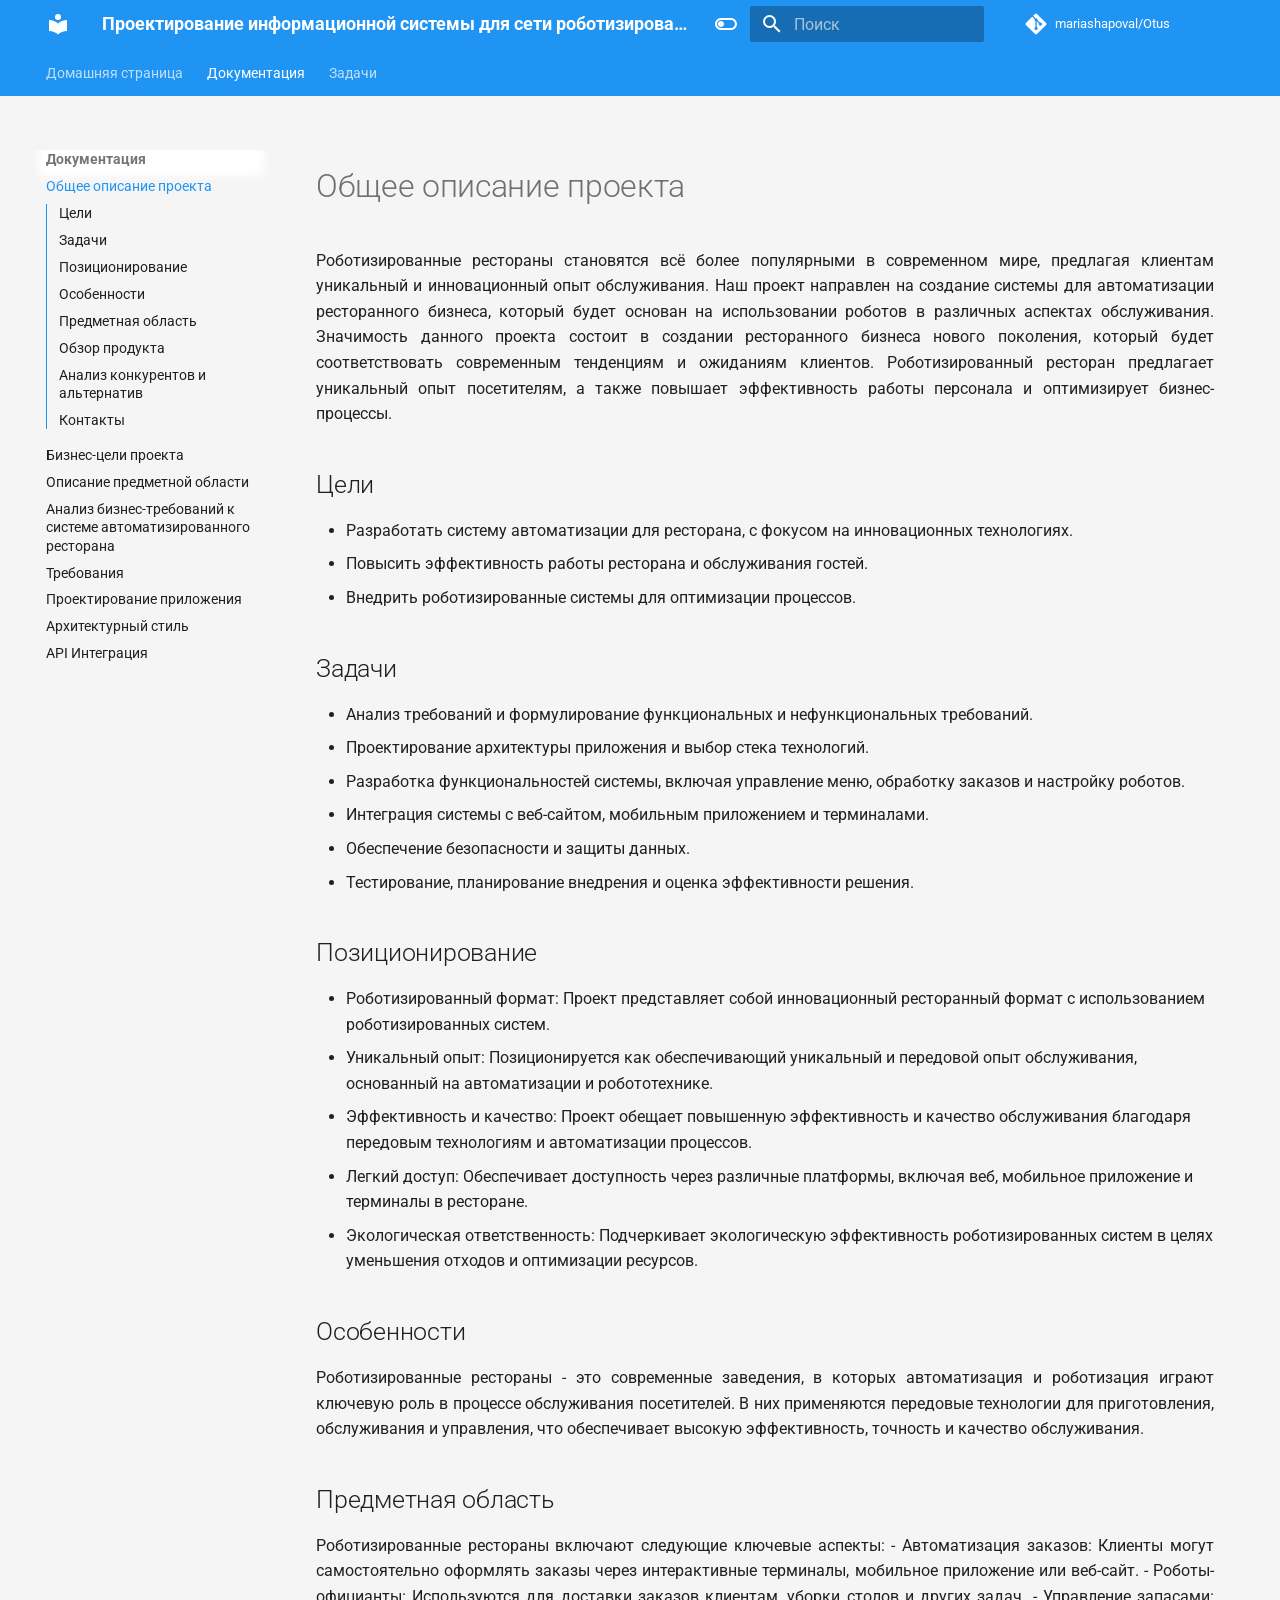
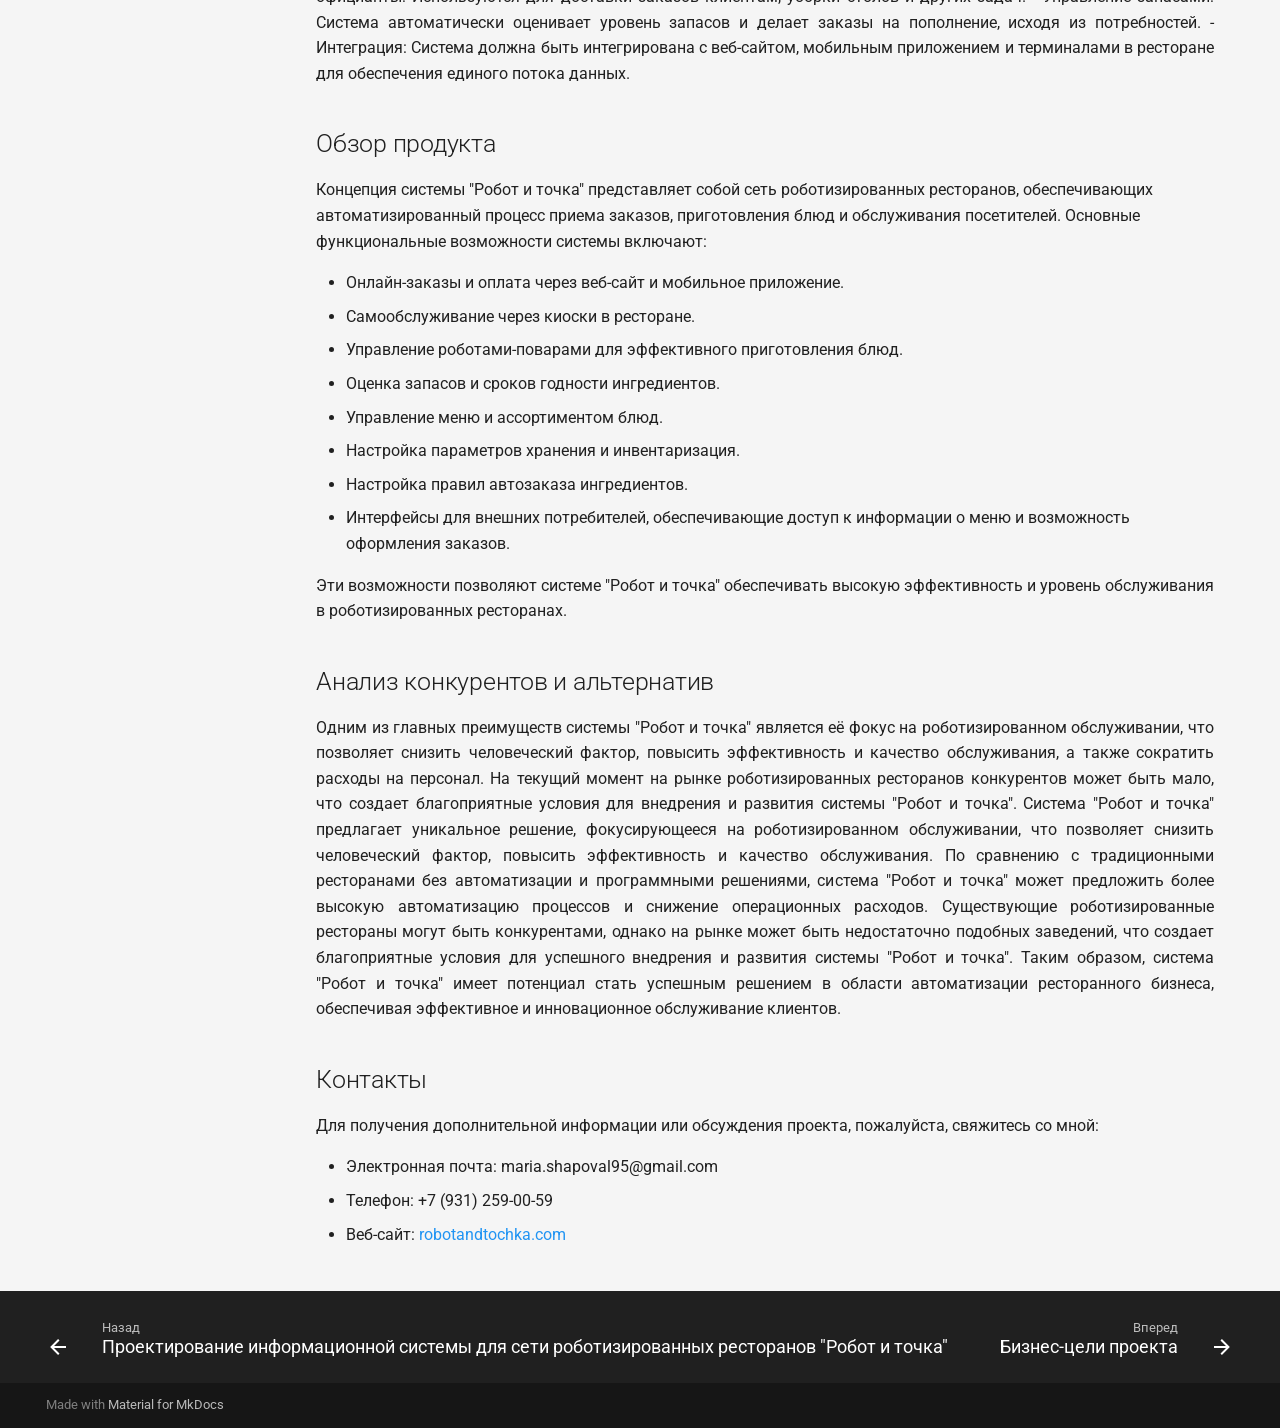
<file: info/index.html>
<!DOCTYPE html>

<html class="no-js" lang="ru">
<head>
<meta charset="utf-8"/>
<meta content="width=device-width,initial-scale=1" name="viewport"/>
<link href=".." rel="prev"/>
<link href="../goals/" rel="next"/>
<link href="../assets/images/favicon.png" rel="icon"/>
<meta content="mkdocs-1.6.0, mkdocs-material-9.5.31" name="generator"/>
<title>Общее описание проекта - Проектирование информационной системы для сети роботизированных ресторанов "Робот и точка"</title>
<link href="../assets/stylesheets/main.3cba04c6.min.css" rel="stylesheet"/>
<link href="../assets/stylesheets/palette.06af60db.min.css" rel="stylesheet"/>
<link crossorigin="" href="https://fonts.gstatic.com" rel="preconnect"/>
<link href="https://fonts.googleapis.com/css?family=Roboto:300,300i,400,400i,700,700i%7CRoboto+Mono:400,400i,700,700i&amp;display=fallback" rel="stylesheet"/>
<style>:root{--md-text-font:"Roboto";--md-code-font:"Roboto Mono"}</style>
<link href="../stylesheets/extra.css" rel="stylesheet"/>
<script>__md_scope=new URL("..",location),__md_hash=e=>[...e].reduce((e,_)=>(e<<5)-e+_.charCodeAt(0),0),__md_get=(e,_=localStorage,t=__md_scope)=>JSON.parse(_.getItem(t.pathname+"."+e)),__md_set=(e,_,t=localStorage,a=__md_scope)=>{try{t.setItem(a.pathname+"."+e,JSON.stringify(_))}catch(e){}}</script>
</head>
<body data-md-color-accent="violet" data-md-color-primary="blue" data-md-color-scheme="default" dir="ltr">
<input autocomplete="off" class="md-toggle" data-md-toggle="drawer" id="__drawer" type="checkbox"/>
<input autocomplete="off" class="md-toggle" data-md-toggle="search" id="__search" type="checkbox"/>
<label class="md-overlay" for="__drawer"></label>
<div data-md-component="skip">
<a class="md-skip" href="#_1">
          Перейти к содержанию
        </a>
</div>
<div data-md-component="announce">
</div>
<header class="md-header" data-md-component="header">
<nav aria-label="Верхний колонтитул" class="md-header__inner md-grid">
<a aria-label="Проектирование информационной системы для сети роботизированных ресторанов " class="md-header__button md-logo" data-md-component="logo" href=".." title='Проектирование информационной системы для сети роботизированных ресторанов "Робот и точка"' и="" робот="" точка""="">
<svg viewbox="0 0 24 24" xmlns="http://www.w3.org/2000/svg"><path d="M12 8a3 3 0 0 0 3-3 3 3 0 0 0-3-3 3 3 0 0 0-3 3 3 3 0 0 0 3 3m0 3.54C9.64 9.35 6.5 8 3 8v11c3.5 0 6.64 1.35 9 3.54 2.36-2.19 5.5-3.54 9-3.54V8c-3.5 0-6.64 1.35-9 3.54Z"></path></svg>
</a>
<label class="md-header__button md-icon" for="__drawer">
<svg viewbox="0 0 24 24" xmlns="http://www.w3.org/2000/svg"><path d="M3 6h18v2H3V6m0 5h18v2H3v-2m0 5h18v2H3v-2Z"></path></svg>
</label>
<div class="md-header__title" data-md-component="header-title">
<div class="md-header__ellipsis">
<div class="md-header__topic">
<span class="md-ellipsis">
            Проектирование информационной системы для сети роботизированных ресторанов "Робот и точка"
          </span>
</div>
<div class="md-header__topic" data-md-component="header-topic">
<span class="md-ellipsis">
            
              Общее описание проекта
            
          </span>
</div>
</div>
</div>
<form class="md-header__option" data-md-component="palette">
<input aria-label="Переключиться на тёмную тему" class="md-option" data-md-color-accent="violet" data-md-color-media="" data-md-color-primary="blue" data-md-color-scheme="default" id="__palette_0" name="__palette" type="radio"/>
<label class="md-header__button md-icon" for="__palette_1" hidden="" title="Переключиться на тёмную тему">
<svg viewbox="0 0 24 24" xmlns="http://www.w3.org/2000/svg"><path d="M17 6H7c-3.31 0-6 2.69-6 6s2.69 6 6 6h10c3.31 0 6-2.69 6-6s-2.69-6-6-6zm0 10H7c-2.21 0-4-1.79-4-4s1.79-4 4-4h10c2.21 0 4 1.79 4 4s-1.79 4-4 4zM7 9c-1.66 0-3 1.34-3 3s1.34 3 3 3 3-1.34 3-3-1.34-3-3-3z"></path></svg>
</label>
<input aria-label="Переключиться на светлую тему" class="md-option" data-md-color-accent="darkgreen" data-md-color-media="" data-md-color-primary="violet" data-md-color-scheme="slate" id="__palette_1" name="__palette" type="radio"/>
<label class="md-header__button md-icon" for="__palette_0" hidden="" title="Переключиться на светлую тему">
<svg viewbox="0 0 24 24" xmlns="http://www.w3.org/2000/svg"><path d="M17 7H7a5 5 0 0 0-5 5 5 5 0 0 0 5 5h10a5 5 0 0 0 5-5 5 5 0 0 0-5-5m0 8a3 3 0 0 1-3-3 3 3 0 0 1 3-3 3 3 0 0 1 3 3 3 3 0 0 1-3 3Z"></path></svg>
</label>
</form>
<script>var media,input,key,value,palette=__md_get("__palette");if(palette&&palette.color){"(prefers-color-scheme)"===palette.color.media&&(media=matchMedia("(prefers-color-scheme: light)"),input=document.querySelector(media.matches?"[data-md-color-media='(prefers-color-scheme: light)']":"[data-md-color-media='(prefers-color-scheme: dark)']"),palette.color.media=input.getAttribute("data-md-color-media"),palette.color.scheme=input.getAttribute("data-md-color-scheme"),palette.color.primary=input.getAttribute("data-md-color-primary"),palette.color.accent=input.getAttribute("data-md-color-accent"));for([key,value]of Object.entries(palette.color))document.body.setAttribute("data-md-color-"+key,value)}</script>
<label class="md-header__button md-icon" for="__search">
<svg viewbox="0 0 24 24" xmlns="http://www.w3.org/2000/svg"><path d="M9.5 3A6.5 6.5 0 0 1 16 9.5c0 1.61-.59 3.09-1.56 4.23l.27.27h.79l5 5-1.5 1.5-5-5v-.79l-.27-.27A6.516 6.516 0 0 1 9.5 16 6.5 6.5 0 0 1 3 9.5 6.5 6.5 0 0 1 9.5 3m0 2C7 5 5 7 5 9.5S7 14 9.5 14 14 12 14 9.5 12 5 9.5 5Z"></path></svg>
</label>
<div class="md-search" data-md-component="search" role="dialog">
<label class="md-search__overlay" for="__search"></label>
<div class="md-search__inner" role="search">
<form class="md-search__form" name="search">
<input aria-label="Поиск" autocapitalize="off" autocomplete="off" autocorrect="off" class="md-search__input" data-md-component="search-query" name="query" placeholder="Поиск" required="" spellcheck="false" type="text"/>
<label class="md-search__icon md-icon" for="__search">
<svg viewbox="0 0 24 24" xmlns="http://www.w3.org/2000/svg"><path d="M9.5 3A6.5 6.5 0 0 1 16 9.5c0 1.61-.59 3.09-1.56 4.23l.27.27h.79l5 5-1.5 1.5-5-5v-.79l-.27-.27A6.516 6.516 0 0 1 9.5 16 6.5 6.5 0 0 1 3 9.5 6.5 6.5 0 0 1 9.5 3m0 2C7 5 5 7 5 9.5S7 14 9.5 14 14 12 14 9.5 12 5 9.5 5Z"></path></svg>
<svg viewbox="0 0 24 24" xmlns="http://www.w3.org/2000/svg"><path d="M20 11v2H8l5.5 5.5-1.42 1.42L4.16 12l7.92-7.92L13.5 5.5 8 11h12Z"></path></svg>
</label>
<nav aria-label="Поиск" class="md-search__options">
<button aria-label="Очистить" class="md-search__icon md-icon" tabindex="-1" title="Очистить" type="reset">
<svg viewbox="0 0 24 24" xmlns="http://www.w3.org/2000/svg"><path d="M19 6.41 17.59 5 12 10.59 6.41 5 5 6.41 10.59 12 5 17.59 6.41 19 12 13.41 17.59 19 19 17.59 13.41 12 19 6.41Z"></path></svg>
</button>
</nav>
<div class="md-search__suggest" data-md-component="search-suggest"></div>
</form>
<div class="md-search__output">
<div class="md-search__scrollwrap" data-md-scrollfix="" tabindex="0">
<div class="md-search-result" data-md-component="search-result">
<div class="md-search-result__meta">
            Инициализация поиска
          </div>
<ol class="md-search-result__list" role="presentation"></ol>
</div>
</div>
</div>
</div>
</div>
<div class="md-header__source">
<a class="md-source" data-md-component="source" href="https://github.com/mariashapoval/Otus" title="Перейти к репозиторию">
<div class="md-source__icon md-icon">
<svg viewbox="0 0 448 512" xmlns="http://www.w3.org/2000/svg"><!--! Font Awesome Free 6.6.0 by @fontawesome - https://fontawesome.com License - https://fontawesome.com/license/free (Icons: CC BY 4.0, Fonts: SIL OFL 1.1, Code: MIT License) Copyright 2024 Fonticons, Inc.--><path d="M439.55 236.05 244 40.45a28.87 28.87 0 0 0-40.81 0l-40.66 40.63 51.52 51.52c27.06-9.14 52.68 16.77 43.39 43.68l49.66 49.66c34.23-11.8 61.18 31 35.47 56.69-26.49 26.49-70.21-2.87-56-37.34L240.22 199v121.85c25.3 12.54 22.26 41.85 9.08 55a34.34 34.34 0 0 1-48.55 0c-17.57-17.6-11.07-46.91 11.25-56v-123c-20.8-8.51-24.6-30.74-18.64-45L142.57 101 8.45 235.14a28.86 28.86 0 0 0 0 40.81l195.61 195.6a28.86 28.86 0 0 0 40.8 0l194.69-194.69a28.86 28.86 0 0 0 0-40.81z"></path></svg>
</div>
<div class="md-source__repository">
    mariashapoval/Otus
  </div>
</a>
</div>
</nav>
</header>
<div class="md-container" data-md-component="container">
<nav aria-label="Вкладки" class="md-tabs" data-md-component="tabs">
<div class="md-grid">
<ul class="md-tabs__list">
<li class="md-tabs__item">
<a class="md-tabs__link" href="..">
          
  
    
  
  Домашняя страница

        </a>
</li>
<li class="md-tabs__item md-tabs__item--active">
<a class="md-tabs__link" href="./">
          
  
    
  
  Документация

        </a>
</li>
<li class="md-tabs__item">
<a class="md-tabs__link" href="../uc/">
          
  
    
  
  Задачи

        </a>
</li>
</ul>
</div>
</nav>
<main class="md-main" data-md-component="main">
<div class="md-main__inner md-grid">
<div class="md-sidebar md-sidebar--primary" data-md-component="sidebar" data-md-type="navigation">
<div class="md-sidebar__scrollwrap">
<div class="md-sidebar__inner">
<nav aria-label="Навигация" class="md-nav md-nav--primary md-nav--lifted md-nav--integrated" data-md-level="0">
<label class="md-nav__title" for="__drawer">
<a aria-label="Проектирование информационной системы для сети роботизированных ресторанов " class="md-nav__button md-logo" data-md-component="logo" href=".." title='Проектирование информационной системы для сети роботизированных ресторанов "Робот и точка"' и="" робот="" точка""="">
<svg viewbox="0 0 24 24" xmlns="http://www.w3.org/2000/svg"><path d="M12 8a3 3 0 0 0 3-3 3 3 0 0 0-3-3 3 3 0 0 0-3 3 3 3 0 0 0 3 3m0 3.54C9.64 9.35 6.5 8 3 8v11c3.5 0 6.64 1.35 9 3.54 2.36-2.19 5.5-3.54 9-3.54V8c-3.5 0-6.64 1.35-9 3.54Z"></path></svg>
</a>
    Проектирование информационной системы для сети роботизированных ресторанов "Робот и точка"
  </label>
<div class="md-nav__source">
<a class="md-source" data-md-component="source" href="https://github.com/mariashapoval/Otus" title="Перейти к репозиторию">
<div class="md-source__icon md-icon">
<svg viewbox="0 0 448 512" xmlns="http://www.w3.org/2000/svg"><!--! Font Awesome Free 6.6.0 by @fontawesome - https://fontawesome.com License - https://fontawesome.com/license/free (Icons: CC BY 4.0, Fonts: SIL OFL 1.1, Code: MIT License) Copyright 2024 Fonticons, Inc.--><path d="M439.55 236.05 244 40.45a28.87 28.87 0 0 0-40.81 0l-40.66 40.63 51.52 51.52c27.06-9.14 52.68 16.77 43.39 43.68l49.66 49.66c34.23-11.8 61.18 31 35.47 56.69-26.49 26.49-70.21-2.87-56-37.34L240.22 199v121.85c25.3 12.54 22.26 41.85 9.08 55a34.34 34.34 0 0 1-48.55 0c-17.57-17.6-11.07-46.91 11.25-56v-123c-20.8-8.51-24.6-30.74-18.64-45L142.57 101 8.45 235.14a28.86 28.86 0 0 0 0 40.81l195.61 195.6a28.86 28.86 0 0 0 40.8 0l194.69-194.69a28.86 28.86 0 0 0 0-40.81z"></path></svg>
</div>
<div class="md-source__repository">
    mariashapoval/Otus
  </div>
</a>
</div>
<ul class="md-nav__list" data-md-scrollfix="">
<li class="md-nav__item md-nav__item--nested">
<input class="md-nav__toggle md-toggle md-toggle--indeterminate" id="__nav_1" type="checkbox"/>
<div class="md-nav__link md-nav__container">
<a class="md-nav__link" href="..">
<span class="md-ellipsis">
    Домашняя страница
  </span>
</a>
</div>
<nav aria-expanded="false" aria-labelledby="__nav_1_label" class="md-nav" data-md-level="1">
<label class="md-nav__title" for="__nav_1">
<span class="md-nav__icon md-icon"></span>
            Домашняя страница
          </label>
<ul class="md-nav__list" data-md-scrollfix="">
</ul>
</nav>
</li>
<li class="md-nav__item md-nav__item--active md-nav__item--section md-nav__item--nested">
<input checked="" class="md-nav__toggle md-toggle" id="__nav_2" type="checkbox"/>
<label class="md-nav__link" for="__nav_2" id="__nav_2_label" tabindex="">
<span class="md-ellipsis">
    Документация
  </span>
<span class="md-nav__icon md-icon"></span>
</label>
<nav aria-expanded="true" aria-labelledby="__nav_2_label" class="md-nav" data-md-level="1">
<label class="md-nav__title" for="__nav_2">
<span class="md-nav__icon md-icon"></span>
            Документация
          </label>
<ul class="md-nav__list" data-md-scrollfix="">
<li class="md-nav__item md-nav__item--active">
<input class="md-nav__toggle md-toggle" id="__toc" type="checkbox"/>
<label class="md-nav__link md-nav__link--active" for="__toc">
<span class="md-ellipsis">
    Общее описание проекта
  </span>
<span class="md-nav__icon md-icon"></span>
</label>
<a class="md-nav__link md-nav__link--active" href="./">
<span class="md-ellipsis">
    Общее описание проекта
  </span>
</a>
<nav aria-label="Содержание" class="md-nav md-nav--secondary">
<label class="md-nav__title" for="__toc">
<span class="md-nav__icon md-icon"></span>
      Содержание
    </label>
<ul class="md-nav__list" data-md-component="toc" data-md-scrollfix="">
<li class="md-nav__item">
<a class="md-nav__link" href="#_2">
<span class="md-ellipsis">
      Цели
    </span>
</a>
</li>
<li class="md-nav__item">
<a class="md-nav__link" href="#_3">
<span class="md-ellipsis">
      Задачи
    </span>
</a>
</li>
<li class="md-nav__item">
<a class="md-nav__link" href="#_4">
<span class="md-ellipsis">
      Позиционирование
    </span>
</a>
</li>
<li class="md-nav__item">
<a class="md-nav__link" href="#_5">
<span class="md-ellipsis">
      Особенности
    </span>
</a>
</li>
<li class="md-nav__item">
<a class="md-nav__link" href="#_6">
<span class="md-ellipsis">
      Предметная область
    </span>
</a>
</li>
<li class="md-nav__item">
<a class="md-nav__link" href="#_7">
<span class="md-ellipsis">
      Обзор продукта
    </span>
</a>
</li>
<li class="md-nav__item">
<a class="md-nav__link" href="#_8">
<span class="md-ellipsis">
      Анализ конкурентов и альтернатив
    </span>
</a>
</li>
<li class="md-nav__item">
<a class="md-nav__link" href="#_9">
<span class="md-ellipsis">
      Контакты
    </span>
</a>
</li>
</ul>
</nav>
</li>
<li class="md-nav__item">
<a class="md-nav__link" href="../goals/">
<span class="md-ellipsis">
    Бизнес-цели проекта
  </span>
</a>
</li>
<li class="md-nav__item">
<a class="md-nav__link" href="../glossary/">
<span class="md-ellipsis">
    Описание предметной области
  </span>
</a>
</li>
<li class="md-nav__item">
<a class="md-nav__link" href="../brs/">
<span class="md-ellipsis">
    Анализ бизнес-требований к системе автоматизированного ресторана
  </span>
</a>
</li>
<li class="md-nav__item">
<a class="md-nav__link" href="../req/">
<span class="md-ellipsis">
    Требования
  </span>
</a>
</li>
<li class="md-nav__item">
<a class="md-nav__link" href="../models/">
<span class="md-ellipsis">
    Проектирование приложения
  </span>
</a>
</li>
<li class="md-nav__item">
<a class="md-nav__link" href="../architecture/">
<span class="md-ellipsis">
    Архитектурный стиль
  </span>
</a>
</li>
<li class="md-nav__item">
<a class="md-nav__link" href="../api/">
<span class="md-ellipsis">
    API Интеграция
  </span>
</a>
</li>
</ul>
</nav>
</li>
<li class="md-nav__item md-nav__item--nested">
<input class="md-nav__toggle md-toggle md-toggle--indeterminate" id="__nav_3" type="checkbox"/>
<label class="md-nav__link" for="__nav_3" id="__nav_3_label" tabindex="0">
<span class="md-ellipsis">
    Задачи
  </span>
<span class="md-nav__icon md-icon"></span>
</label>
<nav aria-expanded="false" aria-labelledby="__nav_3_label" class="md-nav" data-md-level="1">
<label class="md-nav__title" for="__nav_3">
<span class="md-nav__icon md-icon"></span>
            Задачи
          </label>
<ul class="md-nav__list" data-md-scrollfix="">
<li class="md-nav__item">
<a class="md-nav__link" href="../uc/">
<span class="md-ellipsis">
    Сценарии использования
  </span>
</a>
</li>
</ul>
</nav>
</li>
</ul>
</nav>
</div>
</div>
</div>
<div class="md-content" data-md-component="content">
<article class="md-content__inner md-typeset">
<h1 id="_1">Общее описание проекта</h1>
<div style="text-align: justify;">
Роботизированные рестораны становятся всё более популярными в современном мире, предлагая клиентам уникальный и инновационный опыт обслуживания. Наш проект направлен на создание системы для автоматизации ресторанного бизнеса, который будет основан на использовании роботов в различных аспектах обслуживания.

Значимость данного проекта состоит в создании ресторанного бизнеса нового поколения, который будет соответствовать современным тенденциям и ожиданиям клиентов. Роботизированный ресторан предлагает уникальный опыт посетителям, а также повышает эффективность работы персонала и оптимизирует бизнес-процессы.
</div>
<h2 id="_2">Цели</h2>
<ul>
<li>Разработать систему автоматизации для ресторана, с фокусом на инновационных технологиях.</li>
<li>Повысить эффективность работы ресторана и обслуживания гостей.</li>
<li>Внедрить роботизированные системы для оптимизации процессов.</li>
</ul>
<h2 id="_3">Задачи</h2>
<ul>
<li>Анализ требований и формулирование функциональных и нефункциональных требований.</li>
<li>Проектирование архитектуры приложения и выбор стека технологий.</li>
<li>Разработка функциональностей системы, включая управление меню, обработку заказов и настройку роботов.</li>
<li>Интеграция системы с веб-сайтом, мобильным приложением и терминалами.</li>
<li>Обеспечение безопасности и защиты данных.</li>
<li>Тестирование, планирование внедрения и оценка эффективности решения.</li>
</ul>
<h2 id="_4">Позиционирование</h2>
<ul>
<li>Роботизированный формат: Проект представляет собой инновационный ресторанный формат с использованием роботизированных систем.</li>
<li>Уникальный опыт: Позиционируется как обеспечивающий уникальный и передовой опыт обслуживания, основанный на автоматизации и робототехнике.</li>
<li>Эффективность и качество: Проект обещает повышенную эффективность и качество обслуживания благодаря передовым технологиям и автоматизации процессов.</li>
<li>Легкий доступ: Обеспечивает доступность через различные платформы, включая веб, мобильное приложение и терминалы в ресторане.</li>
<li>Экологическая ответственность: Подчеркивает экологическую эффективность роботизированных систем в целях уменьшения отходов и оптимизации ресурсов.</li>
</ul>
<h2 id="_5">Особенности</h2>
<div style="text-align: justify;">
Роботизированные рестораны - это современные заведения, в которых автоматизация и роботизация играют ключевую роль в процессе обслуживания посетителей. В них применяются передовые технологии для приготовления, обслуживания и управления, что обеспечивает высокую эффективность, точность и качество обслуживания.
</div>
<h2 id="_6">Предметная область</h2>
<div style="text-align: justify;">
Роботизированные рестораны включают следующие ключевые аспекты:

- Автоматизация заказов: Клиенты могут самостоятельно оформлять заказы через интерактивные терминалы, мобильное приложение или веб-сайт.
- Роботы-официанты: Используются для доставки заказов клиентам, уборки столов и других задач.
- Управление запасами: Система автоматически оценивает уровень запасов и делает заказы на пополнение, исходя из потребностей.
- Интеграция: Система должна быть интегрирована с веб-сайтом, мобильным приложением и терминалами в ресторане для обеспечения единого потока данных.
</div>
<h2 id="_7">Обзор продукта</h2>
<p>Концепция системы "Робот и точка" представляет собой сеть роботизированных ресторанов, обеспечивающих автоматизированный процесс приема заказов, приготовления блюд и обслуживания посетителей. Основные функциональные возможности системы включают:</p>
<ul>
<li>Онлайн-заказы и оплата через веб-сайт и мобильное приложение.</li>
<li>Самообслуживание через киоски в ресторане.</li>
<li>Управление роботами-поварами для эффективного приготовления блюд.</li>
<li>Оценка запасов и сроков годности ингредиентов.</li>
<li>Управление меню и ассортиментом блюд.</li>
<li>Настройка параметров хранения и инвентаризация.</li>
<li>Настройка правил автозаказа ингредиентов.</li>
<li>Интерфейсы для внешних потребителей, обеспечивающие доступ к информации о меню и возможность оформления заказов.</li>
</ul>
<p>Эти возможности позволяют системе "Робот и точка" обеспечивать высокую эффективность и уровень обслуживания в роботизированных ресторанах.</p>
<h2 id="_8">Анализ конкурентов и альтернатив</h2>
<div style="text-align: justify;">
Одним из главных преимуществ системы "Робот и точка" является её фокус на роботизированном обслуживании, что позволяет снизить человеческий фактор, повысить эффективность и качество обслуживания, а также сократить расходы на персонал. На текущий момент на рынке роботизированных ресторанов конкурентов может быть мало, что создает благоприятные условия для внедрения и развития системы "Робот и точка".

Система "Робот и точка" предлагает уникальное решение, фокусирующееся на роботизированном обслуживании, что позволяет снизить человеческий фактор, повысить эффективность и качество обслуживания.

По сравнению с традиционными ресторанами без автоматизации и программными решениями, система "Робот и точка" может предложить более высокую автоматизацию процессов и снижение операционных расходов.

Существующие роботизированные рестораны могут быть конкурентами, однако на рынке может быть недостаточно подобных заведений, что создает благоприятные условия для успешного внедрения и развития системы "Робот и точка".

Таким образом, система "Робот и точка" имеет потенциал стать успешным решением в области автоматизации ресторанного бизнеса, обеспечивая эффективное и инновационное обслуживание клиентов.
</div>
<h2 id="_9">Контакты</h2>
<p>Для получения дополнительной информации или обсуждения проекта, пожалуйста, свяжитесь со мной:</p>
<ul>
<li>Электронная почта: maria.shapoval95@gmail.com</li>
<li>Телефон: +7 (931) 259-00-59</li>
<li>Веб-сайт: <a href="https://robotandtochka.com">robotandtochka.com</a></li>
</ul>
</article>
</div>
<script>var target=document.getElementById(location.hash.slice(1));target&&target.name&&(target.checked=target.name.startsWith("__tabbed_"))</script>
</div>
<button class="md-top md-icon" data-md-component="top" hidden="" type="button">
<svg viewbox="0 0 24 24" xmlns="http://www.w3.org/2000/svg"><path d="M13 20h-2V8l-5.5 5.5-1.42-1.42L12 4.16l7.92 7.92-1.42 1.42L13 8v12Z"></path></svg>
  К началу
</button>
</main>
<footer class="md-footer">
<nav aria-label="Нижний колонтитул" class="md-footer__inner md-grid">
<a aria-label='Назад: Проектирование информационной системы для сети роботизированных ресторанов "Робот и точка"' class="md-footer__link md-footer__link--prev" href="..">
<div class="md-footer__button md-icon">
<svg viewbox="0 0 24 24" xmlns="http://www.w3.org/2000/svg"><path d="M20 11v2H8l5.5 5.5-1.42 1.42L4.16 12l7.92-7.92L13.5 5.5 8 11h12Z"></path></svg>
</div>
<div class="md-footer__title">
<span class="md-footer__direction">
                Назад
              </span>
<div class="md-ellipsis">
                Проектирование информационной системы для сети роботизированных ресторанов "Робот и точка"
              </div>
</div>
</a>
<a aria-label="Вперед: Бизнес-цели проекта" class="md-footer__link md-footer__link--next" href="../goals/">
<div class="md-footer__title">
<span class="md-footer__direction">
                Вперед
              </span>
<div class="md-ellipsis">
                Бизнес-цели проекта
              </div>
</div>
<div class="md-footer__button md-icon">
<svg viewbox="0 0 24 24" xmlns="http://www.w3.org/2000/svg"><path d="M4 11v2h12l-5.5 5.5 1.42 1.42L19.84 12l-7.92-7.92L10.5 5.5 16 11H4Z"></path></svg>
</div>
</a>
</nav>
<div class="md-footer-meta md-typeset">
<div class="md-footer-meta__inner md-grid">
<div class="md-copyright">
  
  
    Made with
    <a href="https://squidfunk.github.io/mkdocs-material/" rel="noopener" target="_blank">
      Material for MkDocs
    </a>
</div>
</div>
</div>
</footer>
</div>
<div class="md-dialog" data-md-component="dialog">
<div class="md-dialog__inner md-typeset"></div>
</div>
<script id="__config" type="application/json">{"base": "..", "features": ["navigation.instant", "navigation.tracking", "navigation.expand", "navigation.path", "navigation.top", "navigation.footer", "navigation.tabs", "navigation.indexes", "toc.integrate", "toc.follow", "search.highlight", "search.suggest", "content.code.copy"], "search": "../assets/javascripts/workers/search.b8dbb3d2.min.js", "translations": {"clipboard.copied": "\u0421\u043a\u043e\u043f\u0438\u0440\u043e\u0432\u0430\u043d\u043e \u0432 \u0431\u0443\u0444\u0435\u0440", "clipboard.copy": "\u041a\u043e\u043f\u0438\u0440\u043e\u0432\u0430\u0442\u044c \u0432 \u0431\u0443\u0444\u0435\u0440", "search.result.more.one": "\u0415\u0449\u0451 1 \u043d\u0430 \u044d\u0442\u043e\u0439 \u0441\u0442\u0440\u0430\u043d\u0438\u0446\u0435", "search.result.more.other": "\u0415\u0449\u0451 # \u043d\u0430 \u044d\u0442\u043e\u0439 \u0441\u0442\u0440\u0430\u043d\u0438\u0446\u0435", "search.result.none": "\u0421\u043e\u0432\u043f\u0430\u0434\u0435\u043d\u0438\u0439 \u043d\u0435 \u043d\u0430\u0439\u0434\u0435\u043d\u043e", "search.result.one": "\u041d\u0430\u0439\u0434\u0435\u043d\u043e 1 \u0441\u043e\u0432\u043f\u0430\u0434\u0435\u043d\u0438\u0435", "search.result.other": "\u041d\u0430\u0439\u0434\u0435\u043d\u043e \u0441\u043e\u0432\u043f\u0430\u0434\u0435\u043d\u0438\u0439: #", "search.result.placeholder": "\u041d\u0430\u0447\u043d\u0438\u0442\u0435 \u043f\u0435\u0447\u0430\u0442\u0430\u0442\u044c \u0434\u043b\u044f \u043f\u043e\u0438\u0441\u043a\u0430", "search.result.term.missing": "\u041e\u0442\u0441\u0443\u0442\u0441\u0442\u0432\u0443\u0435\u0442", "select.version": "\u0412\u044b\u0431\u0435\u0440\u0438\u0442\u0435 \u0432\u0435\u0440\u0441\u0438\u044e"}}</script>
<script src="../assets/javascripts/bundle.fe8b6f2b.min.js"></script>
<script>document$.subscribe(() => {
            window.update_swagger_ui_iframe_height = function (id) {
                var iFrameID = document.getElementById(id);
                if (iFrameID) {
                    full_height = (iFrameID.contentWindow.document.body.scrollHeight + 80) + "px";
                    iFrameID.height = full_height;
                    iFrameID.style.height = full_height;
                }
            }
        
            let iframe_id_list = []
            var iframes = document.getElementsByClassName("swagger-ui-iframe");
            for (var i = 0; i < iframes.length; i++) { 
                iframe_id_list.push(iframes[i].getAttribute("id"))
            }
        
            let ticking = true;
            
            document.addEventListener('scroll', function(e) {
                if (!ticking) {
                    window.requestAnimationFrame(()=> {
                        let half_vh = window.innerHeight/2;
                        for(var i = 0; i < iframe_id_list.length; i++) {
                            let element = document.getElementById(iframe_id_list[i])
                            if(element==null){
                                return
                            }
                            let diff = element.getBoundingClientRect().top
                            if(element.contentWindow.update_top_val){
                                element.contentWindow.update_top_val(half_vh - diff)
                            }
                        }
                        ticking = false;
                    });
                    ticking = true;
                }
            });
        
            const dark_scheme_name = "slate"
            
            window.scheme = document.body.getAttribute("data-md-color-scheme")
            const options = {
                attributeFilter: ['data-md-color-scheme'],
            };
            function color_scheme_callback(mutations) {
                for (let mutation of mutations) {
                    if (mutation.attributeName === "data-md-color-scheme") {
                        scheme = document.body.getAttribute("data-md-color-scheme")
                        var iframe_list = document.getElementsByClassName("swagger-ui-iframe")
                        for(var i = 0; i < iframe_list.length; i++) {
                            var ele = iframe_list.item(i);
                            if (ele) {
                                if (scheme === dark_scheme_name) {
                                    ele.contentWindow.enable_dark_mode();
                                } else {
                                    ele.contentWindow.disable_dark_mode();
                                }
                            }
                        }
                    }
                }
            }
            observer = new MutationObserver(color_scheme_callback);
            observer.observe(document.body, options);
            })</script></body>
</html>
</file>
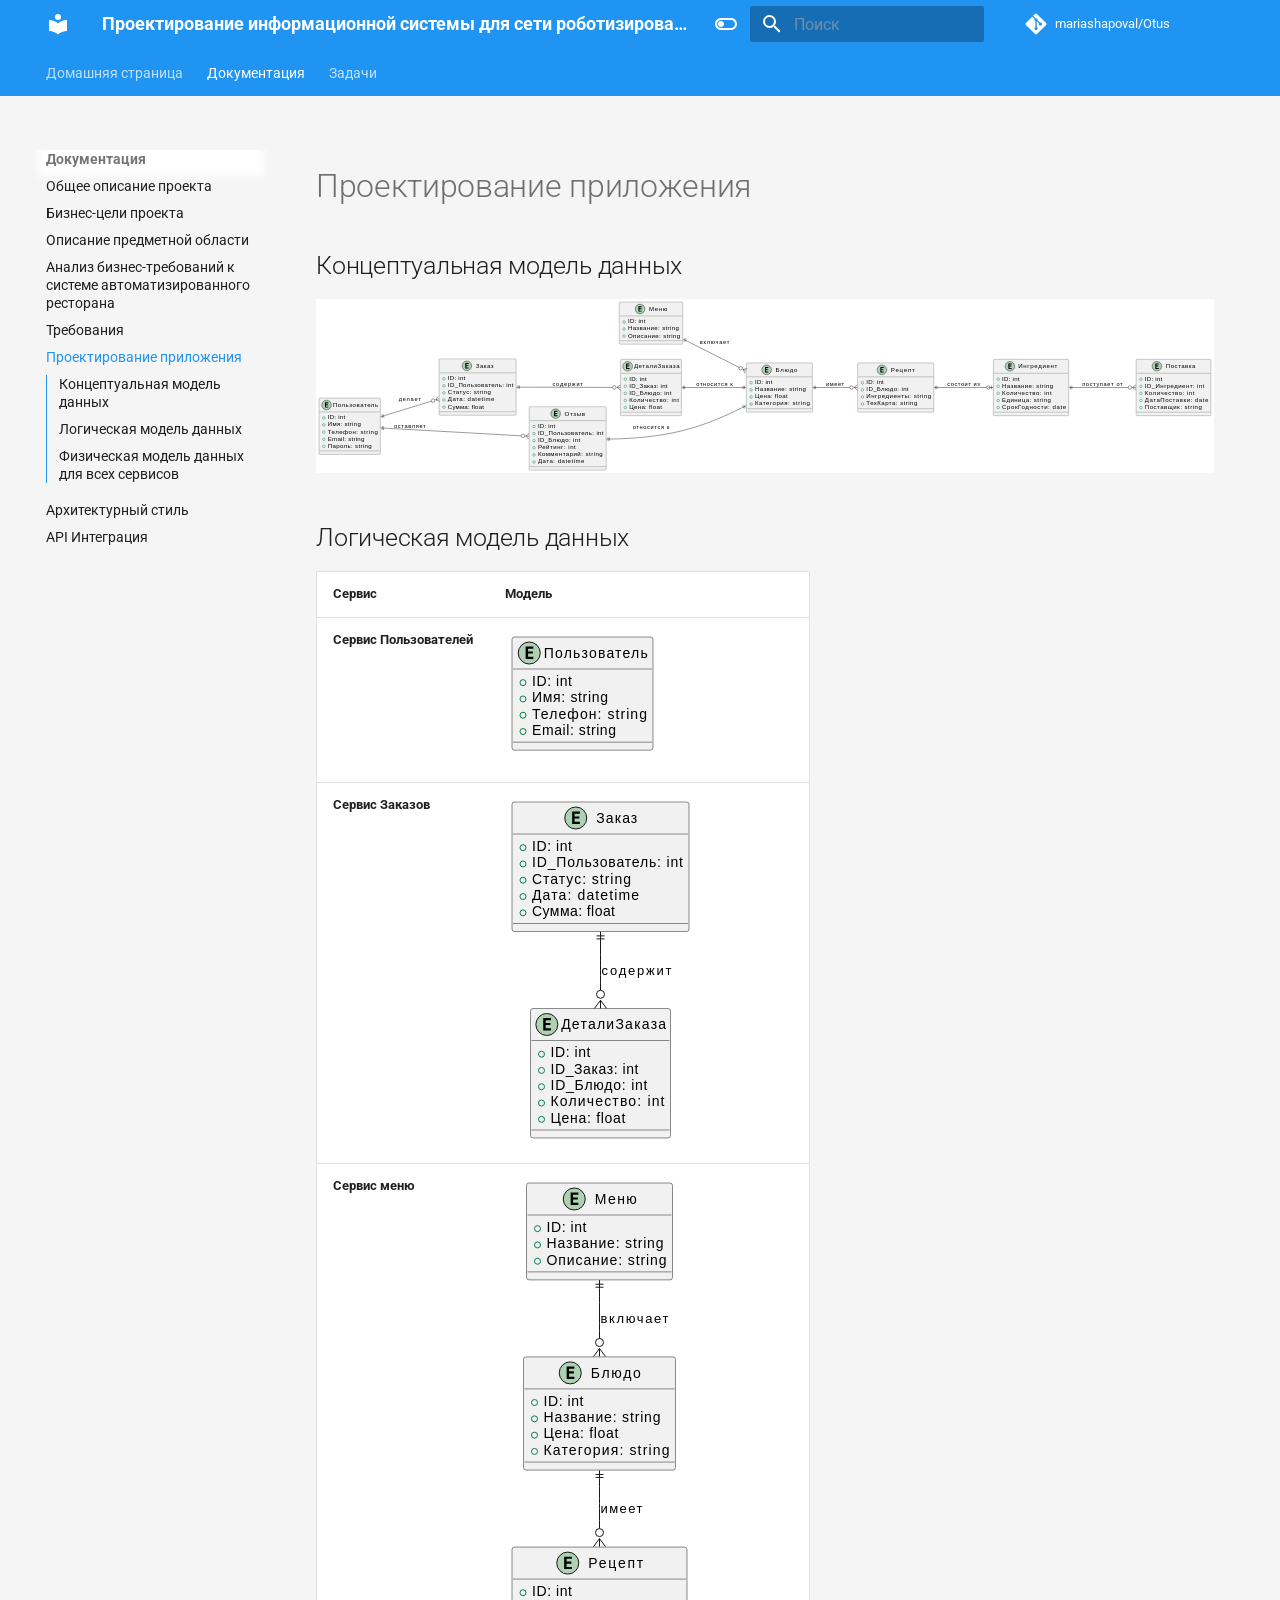
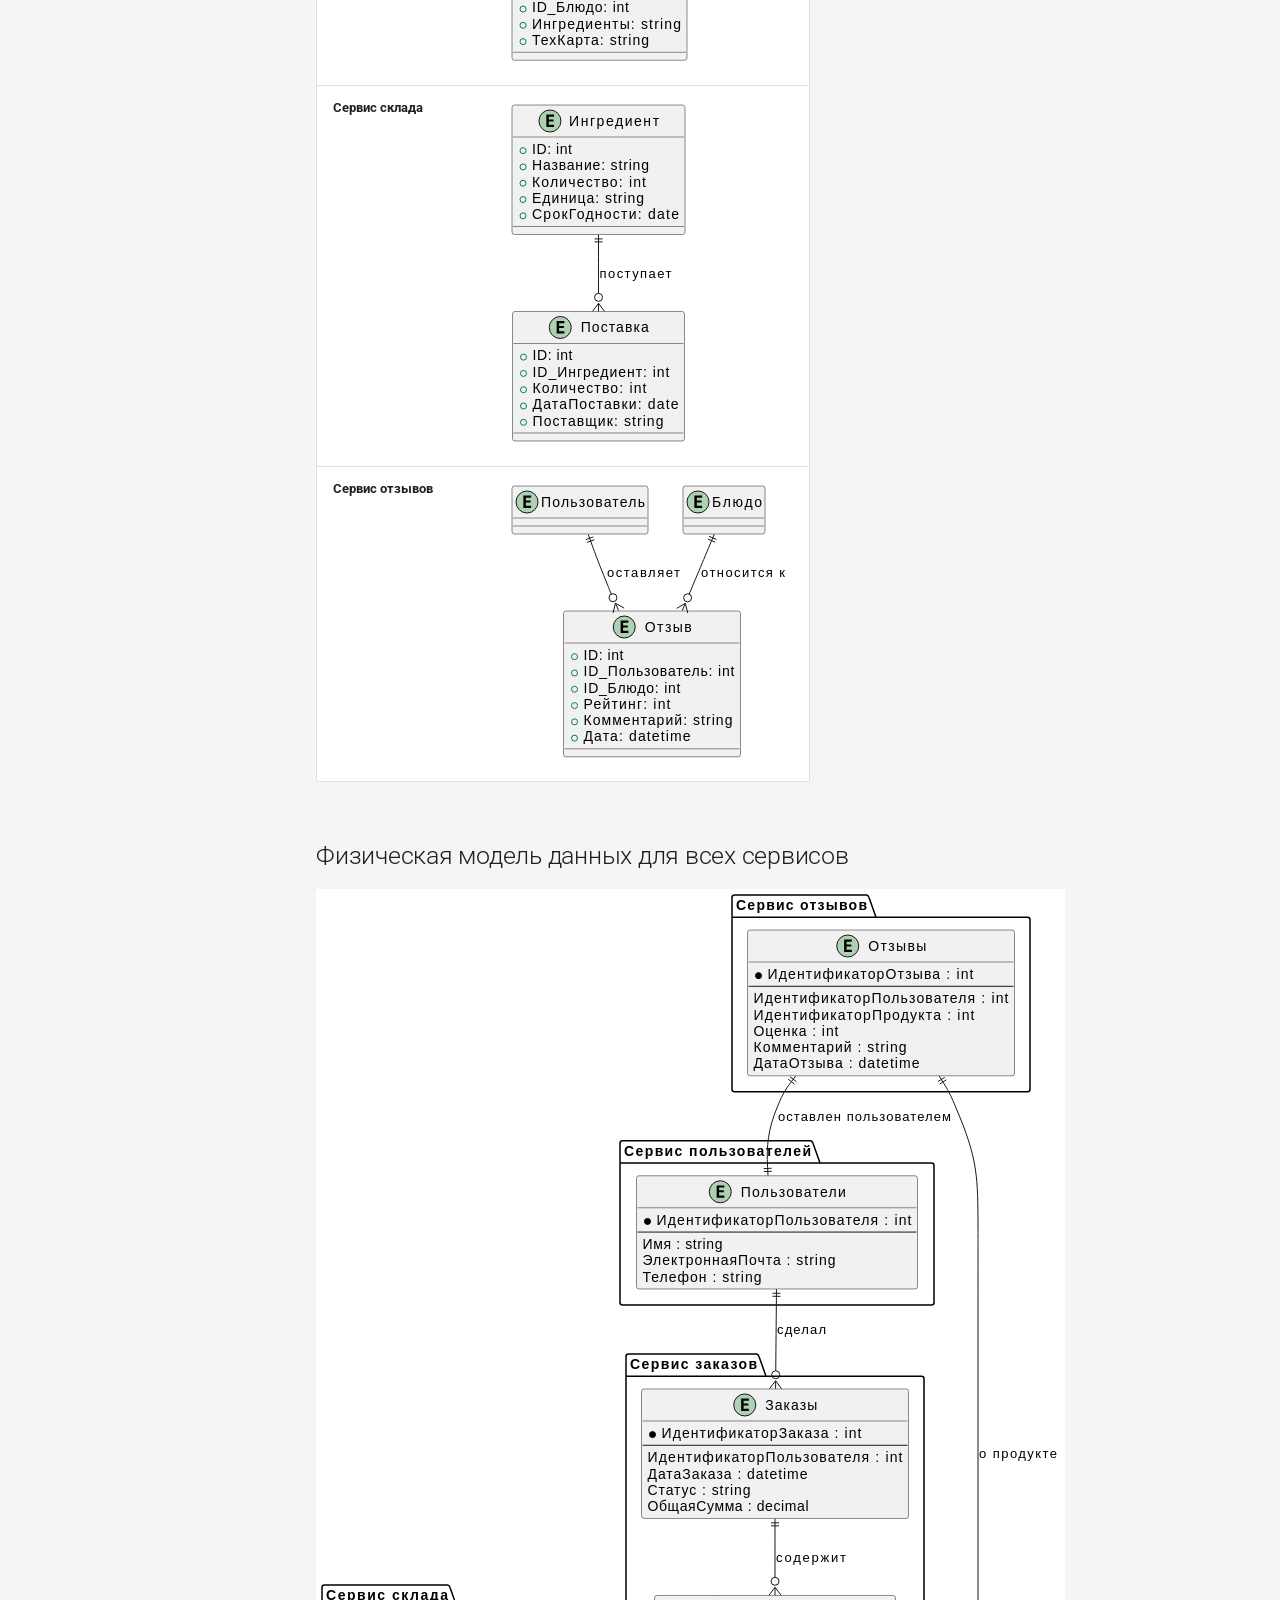
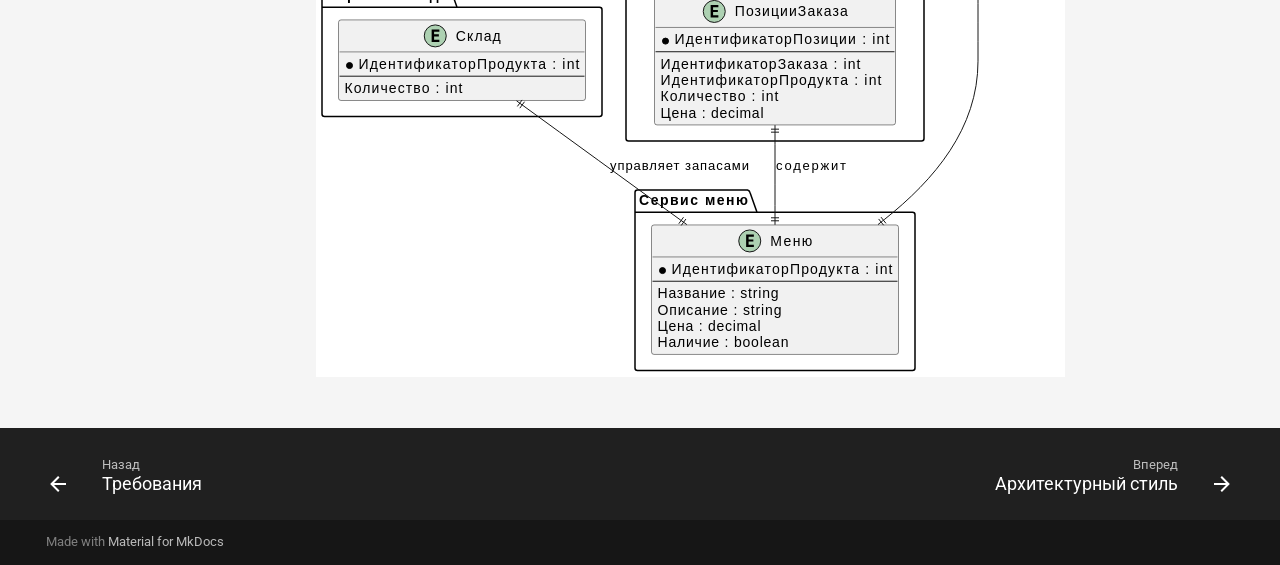
<file: models/index.html>
<!DOCTYPE html>

<html class="no-js" lang="ru">
<head>
<meta charset="utf-8"/>
<meta content="width=device-width,initial-scale=1" name="viewport"/>
<link href="../req/" rel="prev"/>
<link href="../architecture/" rel="next"/>
<link href="../assets/images/favicon.png" rel="icon"/>
<meta content="mkdocs-1.6.0, mkdocs-material-9.5.31" name="generator"/>
<title>Проектирование приложения - Проектирование информационной системы для сети роботизированных ресторанов "Робот и точка"</title>
<link href="../assets/stylesheets/main.3cba04c6.min.css" rel="stylesheet"/>
<link href="../assets/stylesheets/palette.06af60db.min.css" rel="stylesheet"/>
<link crossorigin="" href="https://fonts.gstatic.com" rel="preconnect"/>
<link href="https://fonts.googleapis.com/css?family=Roboto:300,300i,400,400i,700,700i%7CRoboto+Mono:400,400i,700,700i&amp;display=fallback" rel="stylesheet"/>
<style>:root{--md-text-font:"Roboto";--md-code-font:"Roboto Mono"}</style>
<link href="../stylesheets/extra.css" rel="stylesheet"/>
<script>__md_scope=new URL("..",location),__md_hash=e=>[...e].reduce((e,_)=>(e<<5)-e+_.charCodeAt(0),0),__md_get=(e,_=localStorage,t=__md_scope)=>JSON.parse(_.getItem(t.pathname+"."+e)),__md_set=(e,_,t=localStorage,a=__md_scope)=>{try{t.setItem(a.pathname+"."+e,JSON.stringify(_))}catch(e){}}</script>
</head>
<body data-md-color-accent="violet" data-md-color-primary="blue" data-md-color-scheme="default" dir="ltr">
<input autocomplete="off" class="md-toggle" data-md-toggle="drawer" id="__drawer" type="checkbox"/>
<input autocomplete="off" class="md-toggle" data-md-toggle="search" id="__search" type="checkbox"/>
<label class="md-overlay" for="__drawer"></label>
<div data-md-component="skip">
<a class="md-skip" href="#_1">
          Перейти к содержанию
        </a>
</div>
<div data-md-component="announce">
</div>
<header class="md-header" data-md-component="header">
<nav aria-label="Верхний колонтитул" class="md-header__inner md-grid">
<a aria-label="Проектирование информационной системы для сети роботизированных ресторанов " class="md-header__button md-logo" data-md-component="logo" href=".." title='Проектирование информационной системы для сети роботизированных ресторанов "Робот и точка"' и="" робот="" точка""="">
<svg viewbox="0 0 24 24" xmlns="http://www.w3.org/2000/svg"><path d="M12 8a3 3 0 0 0 3-3 3 3 0 0 0-3-3 3 3 0 0 0-3 3 3 3 0 0 0 3 3m0 3.54C9.64 9.35 6.5 8 3 8v11c3.5 0 6.64 1.35 9 3.54 2.36-2.19 5.5-3.54 9-3.54V8c-3.5 0-6.64 1.35-9 3.54Z"></path></svg>
</a>
<label class="md-header__button md-icon" for="__drawer">
<svg viewbox="0 0 24 24" xmlns="http://www.w3.org/2000/svg"><path d="M3 6h18v2H3V6m0 5h18v2H3v-2m0 5h18v2H3v-2Z"></path></svg>
</label>
<div class="md-header__title" data-md-component="header-title">
<div class="md-header__ellipsis">
<div class="md-header__topic">
<span class="md-ellipsis">
            Проектирование информационной системы для сети роботизированных ресторанов "Робот и точка"
          </span>
</div>
<div class="md-header__topic" data-md-component="header-topic">
<span class="md-ellipsis">
            
              Проектирование приложения
            
          </span>
</div>
</div>
</div>
<form class="md-header__option" data-md-component="palette">
<input aria-label="Переключиться на тёмную тему" class="md-option" data-md-color-accent="violet" data-md-color-media="" data-md-color-primary="blue" data-md-color-scheme="default" id="__palette_0" name="__palette" type="radio"/>
<label class="md-header__button md-icon" for="__palette_1" hidden="" title="Переключиться на тёмную тему">
<svg viewbox="0 0 24 24" xmlns="http://www.w3.org/2000/svg"><path d="M17 6H7c-3.31 0-6 2.69-6 6s2.69 6 6 6h10c3.31 0 6-2.69 6-6s-2.69-6-6-6zm0 10H7c-2.21 0-4-1.79-4-4s1.79-4 4-4h10c2.21 0 4 1.79 4 4s-1.79 4-4 4zM7 9c-1.66 0-3 1.34-3 3s1.34 3 3 3 3-1.34 3-3-1.34-3-3-3z"></path></svg>
</label>
<input aria-label="Переключиться на светлую тему" class="md-option" data-md-color-accent="darkgreen" data-md-color-media="" data-md-color-primary="violet" data-md-color-scheme="slate" id="__palette_1" name="__palette" type="radio"/>
<label class="md-header__button md-icon" for="__palette_0" hidden="" title="Переключиться на светлую тему">
<svg viewbox="0 0 24 24" xmlns="http://www.w3.org/2000/svg"><path d="M17 7H7a5 5 0 0 0-5 5 5 5 0 0 0 5 5h10a5 5 0 0 0 5-5 5 5 0 0 0-5-5m0 8a3 3 0 0 1-3-3 3 3 0 0 1 3-3 3 3 0 0 1 3 3 3 3 0 0 1-3 3Z"></path></svg>
</label>
</form>
<script>var media,input,key,value,palette=__md_get("__palette");if(palette&&palette.color){"(prefers-color-scheme)"===palette.color.media&&(media=matchMedia("(prefers-color-scheme: light)"),input=document.querySelector(media.matches?"[data-md-color-media='(prefers-color-scheme: light)']":"[data-md-color-media='(prefers-color-scheme: dark)']"),palette.color.media=input.getAttribute("data-md-color-media"),palette.color.scheme=input.getAttribute("data-md-color-scheme"),palette.color.primary=input.getAttribute("data-md-color-primary"),palette.color.accent=input.getAttribute("data-md-color-accent"));for([key,value]of Object.entries(palette.color))document.body.setAttribute("data-md-color-"+key,value)}</script>
<label class="md-header__button md-icon" for="__search">
<svg viewbox="0 0 24 24" xmlns="http://www.w3.org/2000/svg"><path d="M9.5 3A6.5 6.5 0 0 1 16 9.5c0 1.61-.59 3.09-1.56 4.23l.27.27h.79l5 5-1.5 1.5-5-5v-.79l-.27-.27A6.516 6.516 0 0 1 9.5 16 6.5 6.5 0 0 1 3 9.5 6.5 6.5 0 0 1 9.5 3m0 2C7 5 5 7 5 9.5S7 14 9.5 14 14 12 14 9.5 12 5 9.5 5Z"></path></svg>
</label>
<div class="md-search" data-md-component="search" role="dialog">
<label class="md-search__overlay" for="__search"></label>
<div class="md-search__inner" role="search">
<form class="md-search__form" name="search">
<input aria-label="Поиск" autocapitalize="off" autocomplete="off" autocorrect="off" class="md-search__input" data-md-component="search-query" name="query" placeholder="Поиск" required="" spellcheck="false" type="text"/>
<label class="md-search__icon md-icon" for="__search">
<svg viewbox="0 0 24 24" xmlns="http://www.w3.org/2000/svg"><path d="M9.5 3A6.5 6.5 0 0 1 16 9.5c0 1.61-.59 3.09-1.56 4.23l.27.27h.79l5 5-1.5 1.5-5-5v-.79l-.27-.27A6.516 6.516 0 0 1 9.5 16 6.5 6.5 0 0 1 3 9.5 6.5 6.5 0 0 1 9.5 3m0 2C7 5 5 7 5 9.5S7 14 9.5 14 14 12 14 9.5 12 5 9.5 5Z"></path></svg>
<svg viewbox="0 0 24 24" xmlns="http://www.w3.org/2000/svg"><path d="M20 11v2H8l5.5 5.5-1.42 1.42L4.16 12l7.92-7.92L13.5 5.5 8 11h12Z"></path></svg>
</label>
<nav aria-label="Поиск" class="md-search__options">
<button aria-label="Очистить" class="md-search__icon md-icon" tabindex="-1" title="Очистить" type="reset">
<svg viewbox="0 0 24 24" xmlns="http://www.w3.org/2000/svg"><path d="M19 6.41 17.59 5 12 10.59 6.41 5 5 6.41 10.59 12 5 17.59 6.41 19 12 13.41 17.59 19 19 17.59 13.41 12 19 6.41Z"></path></svg>
</button>
</nav>
<div class="md-search__suggest" data-md-component="search-suggest"></div>
</form>
<div class="md-search__output">
<div class="md-search__scrollwrap" data-md-scrollfix="" tabindex="0">
<div class="md-search-result" data-md-component="search-result">
<div class="md-search-result__meta">
            Инициализация поиска
          </div>
<ol class="md-search-result__list" role="presentation"></ol>
</div>
</div>
</div>
</div>
</div>
<div class="md-header__source">
<a class="md-source" data-md-component="source" href="https://github.com/mariashapoval/Otus" title="Перейти к репозиторию">
<div class="md-source__icon md-icon">
<svg viewbox="0 0 448 512" xmlns="http://www.w3.org/2000/svg"><!--! Font Awesome Free 6.6.0 by @fontawesome - https://fontawesome.com License - https://fontawesome.com/license/free (Icons: CC BY 4.0, Fonts: SIL OFL 1.1, Code: MIT License) Copyright 2024 Fonticons, Inc.--><path d="M439.55 236.05 244 40.45a28.87 28.87 0 0 0-40.81 0l-40.66 40.63 51.52 51.52c27.06-9.14 52.68 16.77 43.39 43.68l49.66 49.66c34.23-11.8 61.18 31 35.47 56.69-26.49 26.49-70.21-2.87-56-37.34L240.22 199v121.85c25.3 12.54 22.26 41.85 9.08 55a34.34 34.34 0 0 1-48.55 0c-17.57-17.6-11.07-46.91 11.25-56v-123c-20.8-8.51-24.6-30.74-18.64-45L142.57 101 8.45 235.14a28.86 28.86 0 0 0 0 40.81l195.61 195.6a28.86 28.86 0 0 0 40.8 0l194.69-194.69a28.86 28.86 0 0 0 0-40.81z"></path></svg>
</div>
<div class="md-source__repository">
    mariashapoval/Otus
  </div>
</a>
</div>
</nav>
</header>
<div class="md-container" data-md-component="container">
<nav aria-label="Вкладки" class="md-tabs" data-md-component="tabs">
<div class="md-grid">
<ul class="md-tabs__list">
<li class="md-tabs__item">
<a class="md-tabs__link" href="..">
          
  
    
  
  Домашняя страница

        </a>
</li>
<li class="md-tabs__item md-tabs__item--active">
<a class="md-tabs__link" href="../info/">
          
  
    
  
  Документация

        </a>
</li>
<li class="md-tabs__item">
<a class="md-tabs__link" href="../uc/">
          
  
    
  
  Задачи

        </a>
</li>
</ul>
</div>
</nav>
<main class="md-main" data-md-component="main">
<div class="md-main__inner md-grid">
<div class="md-sidebar md-sidebar--primary" data-md-component="sidebar" data-md-type="navigation">
<div class="md-sidebar__scrollwrap">
<div class="md-sidebar__inner">
<nav aria-label="Навигация" class="md-nav md-nav--primary md-nav--lifted md-nav--integrated" data-md-level="0">
<label class="md-nav__title" for="__drawer">
<a aria-label="Проектирование информационной системы для сети роботизированных ресторанов " class="md-nav__button md-logo" data-md-component="logo" href=".." title='Проектирование информационной системы для сети роботизированных ресторанов "Робот и точка"' и="" робот="" точка""="">
<svg viewbox="0 0 24 24" xmlns="http://www.w3.org/2000/svg"><path d="M12 8a3 3 0 0 0 3-3 3 3 0 0 0-3-3 3 3 0 0 0-3 3 3 3 0 0 0 3 3m0 3.54C9.64 9.35 6.5 8 3 8v11c3.5 0 6.64 1.35 9 3.54 2.36-2.19 5.5-3.54 9-3.54V8c-3.5 0-6.64 1.35-9 3.54Z"></path></svg>
</a>
    Проектирование информационной системы для сети роботизированных ресторанов "Робот и точка"
  </label>
<div class="md-nav__source">
<a class="md-source" data-md-component="source" href="https://github.com/mariashapoval/Otus" title="Перейти к репозиторию">
<div class="md-source__icon md-icon">
<svg viewbox="0 0 448 512" xmlns="http://www.w3.org/2000/svg"><!--! Font Awesome Free 6.6.0 by @fontawesome - https://fontawesome.com License - https://fontawesome.com/license/free (Icons: CC BY 4.0, Fonts: SIL OFL 1.1, Code: MIT License) Copyright 2024 Fonticons, Inc.--><path d="M439.55 236.05 244 40.45a28.87 28.87 0 0 0-40.81 0l-40.66 40.63 51.52 51.52c27.06-9.14 52.68 16.77 43.39 43.68l49.66 49.66c34.23-11.8 61.18 31 35.47 56.69-26.49 26.49-70.21-2.87-56-37.34L240.22 199v121.85c25.3 12.54 22.26 41.85 9.08 55a34.34 34.34 0 0 1-48.55 0c-17.57-17.6-11.07-46.91 11.25-56v-123c-20.8-8.51-24.6-30.74-18.64-45L142.57 101 8.45 235.14a28.86 28.86 0 0 0 0 40.81l195.61 195.6a28.86 28.86 0 0 0 40.8 0l194.69-194.69a28.86 28.86 0 0 0 0-40.81z"></path></svg>
</div>
<div class="md-source__repository">
    mariashapoval/Otus
  </div>
</a>
</div>
<ul class="md-nav__list" data-md-scrollfix="">
<li class="md-nav__item md-nav__item--nested">
<input class="md-nav__toggle md-toggle md-toggle--indeterminate" id="__nav_1" type="checkbox"/>
<div class="md-nav__link md-nav__container">
<a class="md-nav__link" href="..">
<span class="md-ellipsis">
    Домашняя страница
  </span>
</a>
</div>
<nav aria-expanded="false" aria-labelledby="__nav_1_label" class="md-nav" data-md-level="1">
<label class="md-nav__title" for="__nav_1">
<span class="md-nav__icon md-icon"></span>
            Домашняя страница
          </label>
<ul class="md-nav__list" data-md-scrollfix="">
</ul>
</nav>
</li>
<li class="md-nav__item md-nav__item--active md-nav__item--section md-nav__item--nested">
<input checked="" class="md-nav__toggle md-toggle" id="__nav_2" type="checkbox"/>
<label class="md-nav__link" for="__nav_2" id="__nav_2_label" tabindex="">
<span class="md-ellipsis">
    Документация
  </span>
<span class="md-nav__icon md-icon"></span>
</label>
<nav aria-expanded="true" aria-labelledby="__nav_2_label" class="md-nav" data-md-level="1">
<label class="md-nav__title" for="__nav_2">
<span class="md-nav__icon md-icon"></span>
            Документация
          </label>
<ul class="md-nav__list" data-md-scrollfix="">
<li class="md-nav__item">
<a class="md-nav__link" href="../info/">
<span class="md-ellipsis">
    Общее описание проекта
  </span>
</a>
</li>
<li class="md-nav__item">
<a class="md-nav__link" href="../goals/">
<span class="md-ellipsis">
    Бизнес-цели проекта
  </span>
</a>
</li>
<li class="md-nav__item">
<a class="md-nav__link" href="../glossary/">
<span class="md-ellipsis">
    Описание предметной области
  </span>
</a>
</li>
<li class="md-nav__item">
<a class="md-nav__link" href="../brs/">
<span class="md-ellipsis">
    Анализ бизнес-требований к системе автоматизированного ресторана
  </span>
</a>
</li>
<li class="md-nav__item">
<a class="md-nav__link" href="../req/">
<span class="md-ellipsis">
    Требования
  </span>
</a>
</li>
<li class="md-nav__item md-nav__item--active">
<input class="md-nav__toggle md-toggle" id="__toc" type="checkbox"/>
<label class="md-nav__link md-nav__link--active" for="__toc">
<span class="md-ellipsis">
    Проектирование приложения
  </span>
<span class="md-nav__icon md-icon"></span>
</label>
<a class="md-nav__link md-nav__link--active" href="./">
<span class="md-ellipsis">
    Проектирование приложения
  </span>
</a>
<nav aria-label="Содержание" class="md-nav md-nav--secondary">
<label class="md-nav__title" for="__toc">
<span class="md-nav__icon md-icon"></span>
      Содержание
    </label>
<ul class="md-nav__list" data-md-component="toc" data-md-scrollfix="">
<li class="md-nav__item">
<a class="md-nav__link" href="#_2">
<span class="md-ellipsis">
      Концептуальная модель данных
    </span>
</a>
</li>
<li class="md-nav__item">
<a class="md-nav__link" href="#_3">
<span class="md-ellipsis">
      Логическая модель данных
    </span>
</a>
</li>
<li class="md-nav__item">
<a class="md-nav__link" href="#_4">
<span class="md-ellipsis">
      Физическая модель данных для всех сервисов
    </span>
</a>
</li>
</ul>
</nav>
</li>
<li class="md-nav__item">
<a class="md-nav__link" href="../architecture/">
<span class="md-ellipsis">
    Архитектурный стиль
  </span>
</a>
</li>
<li class="md-nav__item">
<a class="md-nav__link" href="../api/">
<span class="md-ellipsis">
    API Интеграция
  </span>
</a>
</li>
</ul>
</nav>
</li>
<li class="md-nav__item md-nav__item--nested">
<input class="md-nav__toggle md-toggle md-toggle--indeterminate" id="__nav_3" type="checkbox"/>
<label class="md-nav__link" for="__nav_3" id="__nav_3_label" tabindex="0">
<span class="md-ellipsis">
    Задачи
  </span>
<span class="md-nav__icon md-icon"></span>
</label>
<nav aria-expanded="false" aria-labelledby="__nav_3_label" class="md-nav" data-md-level="1">
<label class="md-nav__title" for="__nav_3">
<span class="md-nav__icon md-icon"></span>
            Задачи
          </label>
<ul class="md-nav__list" data-md-scrollfix="">
<li class="md-nav__item">
<a class="md-nav__link" href="../uc/">
<span class="md-ellipsis">
    Сценарии использования
  </span>
</a>
</li>
</ul>
</nav>
</li>
</ul>
</nav>
</div>
</div>
</div>
<div class="md-content" data-md-component="content">
<article class="md-content__inner md-typeset">
<h1 id="_1">Проектирование приложения</h1>
<h2 id="_2">Концептуальная модель данных</h2>
<p><img alt="Концептуальная модель данных" src="../diagrams/include/cmd.svg"/></p>
<h2 id="_3">Логическая модель данных</h2>
<table>
<thead>
<tr>
<th>Сервис</th>
<th>Модель</th>
</tr>
</thead>
<tbody>
<tr>
<td><strong>Сервис Пользователей</strong></td>
<td><img alt="Сервис Пользователей" src="../diagrams/include/users.svg"/></td>
</tr>
<tr>
<td><strong>Сервис Заказов</strong></td>
<td><img alt="Сервис Заказов" src="../diagrams/include/orders.svg"/></td>
</tr>
<tr>
<td><strong>Сервис меню</strong></td>
<td><img alt="Сервис меню" src="../diagrams/include/menu.svg"/></td>
</tr>
<tr>
<td><strong>Сервис склада</strong></td>
<td><img alt="Сервис склада" src="../diagrams/include/store.svg"/></td>
</tr>
<tr>
<td><strong>Сервис отзывов</strong></td>
<td><img alt="Сервис отзывов" src="../diagrams/include/review.svg"/></td>
</tr>
</tbody>
</table>
<h2 id="_4">Физическая модель данных для всех сервисов</h2>
<p><img alt="Физическая модель данных" src="../diagrams/include/phmd.svg"/></p>
</article>
</div>
<script>var target=document.getElementById(location.hash.slice(1));target&&target.name&&(target.checked=target.name.startsWith("__tabbed_"))</script>
</div>
<button class="md-top md-icon" data-md-component="top" hidden="" type="button">
<svg viewbox="0 0 24 24" xmlns="http://www.w3.org/2000/svg"><path d="M13 20h-2V8l-5.5 5.5-1.42-1.42L12 4.16l7.92 7.92-1.42 1.42L13 8v12Z"></path></svg>
  К началу
</button>
</main>
<footer class="md-footer">
<nav aria-label="Нижний колонтитул" class="md-footer__inner md-grid">
<a aria-label="Назад: Требования" class="md-footer__link md-footer__link--prev" href="../req/">
<div class="md-footer__button md-icon">
<svg viewbox="0 0 24 24" xmlns="http://www.w3.org/2000/svg"><path d="M20 11v2H8l5.5 5.5-1.42 1.42L4.16 12l7.92-7.92L13.5 5.5 8 11h12Z"></path></svg>
</div>
<div class="md-footer__title">
<span class="md-footer__direction">
                Назад
              </span>
<div class="md-ellipsis">
                Требования
              </div>
</div>
</a>
<a aria-label="Вперед: Архитектурный стиль" class="md-footer__link md-footer__link--next" href="../architecture/">
<div class="md-footer__title">
<span class="md-footer__direction">
                Вперед
              </span>
<div class="md-ellipsis">
                Архитектурный стиль
              </div>
</div>
<div class="md-footer__button md-icon">
<svg viewbox="0 0 24 24" xmlns="http://www.w3.org/2000/svg"><path d="M4 11v2h12l-5.5 5.5 1.42 1.42L19.84 12l-7.92-7.92L10.5 5.5 16 11H4Z"></path></svg>
</div>
</a>
</nav>
<div class="md-footer-meta md-typeset">
<div class="md-footer-meta__inner md-grid">
<div class="md-copyright">
  
  
    Made with
    <a href="https://squidfunk.github.io/mkdocs-material/" rel="noopener" target="_blank">
      Material for MkDocs
    </a>
</div>
</div>
</div>
</footer>
</div>
<div class="md-dialog" data-md-component="dialog">
<div class="md-dialog__inner md-typeset"></div>
</div>
<script id="__config" type="application/json">{"base": "..", "features": ["navigation.instant", "navigation.tracking", "navigation.expand", "navigation.path", "navigation.top", "navigation.footer", "navigation.tabs", "navigation.indexes", "toc.integrate", "toc.follow", "search.highlight", "search.suggest", "content.code.copy"], "search": "../assets/javascripts/workers/search.b8dbb3d2.min.js", "translations": {"clipboard.copied": "\u0421\u043a\u043e\u043f\u0438\u0440\u043e\u0432\u0430\u043d\u043e \u0432 \u0431\u0443\u0444\u0435\u0440", "clipboard.copy": "\u041a\u043e\u043f\u0438\u0440\u043e\u0432\u0430\u0442\u044c \u0432 \u0431\u0443\u0444\u0435\u0440", "search.result.more.one": "\u0415\u0449\u0451 1 \u043d\u0430 \u044d\u0442\u043e\u0439 \u0441\u0442\u0440\u0430\u043d\u0438\u0446\u0435", "search.result.more.other": "\u0415\u0449\u0451 # \u043d\u0430 \u044d\u0442\u043e\u0439 \u0441\u0442\u0440\u0430\u043d\u0438\u0446\u0435", "search.result.none": "\u0421\u043e\u0432\u043f\u0430\u0434\u0435\u043d\u0438\u0439 \u043d\u0435 \u043d\u0430\u0439\u0434\u0435\u043d\u043e", "search.result.one": "\u041d\u0430\u0439\u0434\u0435\u043d\u043e 1 \u0441\u043e\u0432\u043f\u0430\u0434\u0435\u043d\u0438\u0435", "search.result.other": "\u041d\u0430\u0439\u0434\u0435\u043d\u043e \u0441\u043e\u0432\u043f\u0430\u0434\u0435\u043d\u0438\u0439: #", "search.result.placeholder": "\u041d\u0430\u0447\u043d\u0438\u0442\u0435 \u043f\u0435\u0447\u0430\u0442\u0430\u0442\u044c \u0434\u043b\u044f \u043f\u043e\u0438\u0441\u043a\u0430", "search.result.term.missing": "\u041e\u0442\u0441\u0443\u0442\u0441\u0442\u0432\u0443\u0435\u0442", "select.version": "\u0412\u044b\u0431\u0435\u0440\u0438\u0442\u0435 \u0432\u0435\u0440\u0441\u0438\u044e"}}</script>
<script src="../assets/javascripts/bundle.fe8b6f2b.min.js"></script>
<script>document$.subscribe(() => {
            window.update_swagger_ui_iframe_height = function (id) {
                var iFrameID = document.getElementById(id);
                if (iFrameID) {
                    full_height = (iFrameID.contentWindow.document.body.scrollHeight + 80) + "px";
                    iFrameID.height = full_height;
                    iFrameID.style.height = full_height;
                }
            }
        
            let iframe_id_list = []
            var iframes = document.getElementsByClassName("swagger-ui-iframe");
            for (var i = 0; i < iframes.length; i++) { 
                iframe_id_list.push(iframes[i].getAttribute("id"))
            }
        
            let ticking = true;
            
            document.addEventListener('scroll', function(e) {
                if (!ticking) {
                    window.requestAnimationFrame(()=> {
                        let half_vh = window.innerHeight/2;
                        for(var i = 0; i < iframe_id_list.length; i++) {
                            let element = document.getElementById(iframe_id_list[i])
                            if(element==null){
                                return
                            }
                            let diff = element.getBoundingClientRect().top
                            if(element.contentWindow.update_top_val){
                                element.contentWindow.update_top_val(half_vh - diff)
                            }
                        }
                        ticking = false;
                    });
                    ticking = true;
                }
            });
        
            const dark_scheme_name = "slate"
            
            window.scheme = document.body.getAttribute("data-md-color-scheme")
            const options = {
                attributeFilter: ['data-md-color-scheme'],
            };
            function color_scheme_callback(mutations) {
                for (let mutation of mutations) {
                    if (mutation.attributeName === "data-md-color-scheme") {
                        scheme = document.body.getAttribute("data-md-color-scheme")
                        var iframe_list = document.getElementsByClassName("swagger-ui-iframe")
                        for(var i = 0; i < iframe_list.length; i++) {
                            var ele = iframe_list.item(i);
                            if (ele) {
                                if (scheme === dark_scheme_name) {
                                    ele.contentWindow.enable_dark_mode();
                                } else {
                                    ele.contentWindow.disable_dark_mode();
                                }
                            }
                        }
                    }
                }
            }
            observer = new MutationObserver(color_scheme_callback);
            observer.observe(document.body, options);
            })</script></body>
</html>
</file>
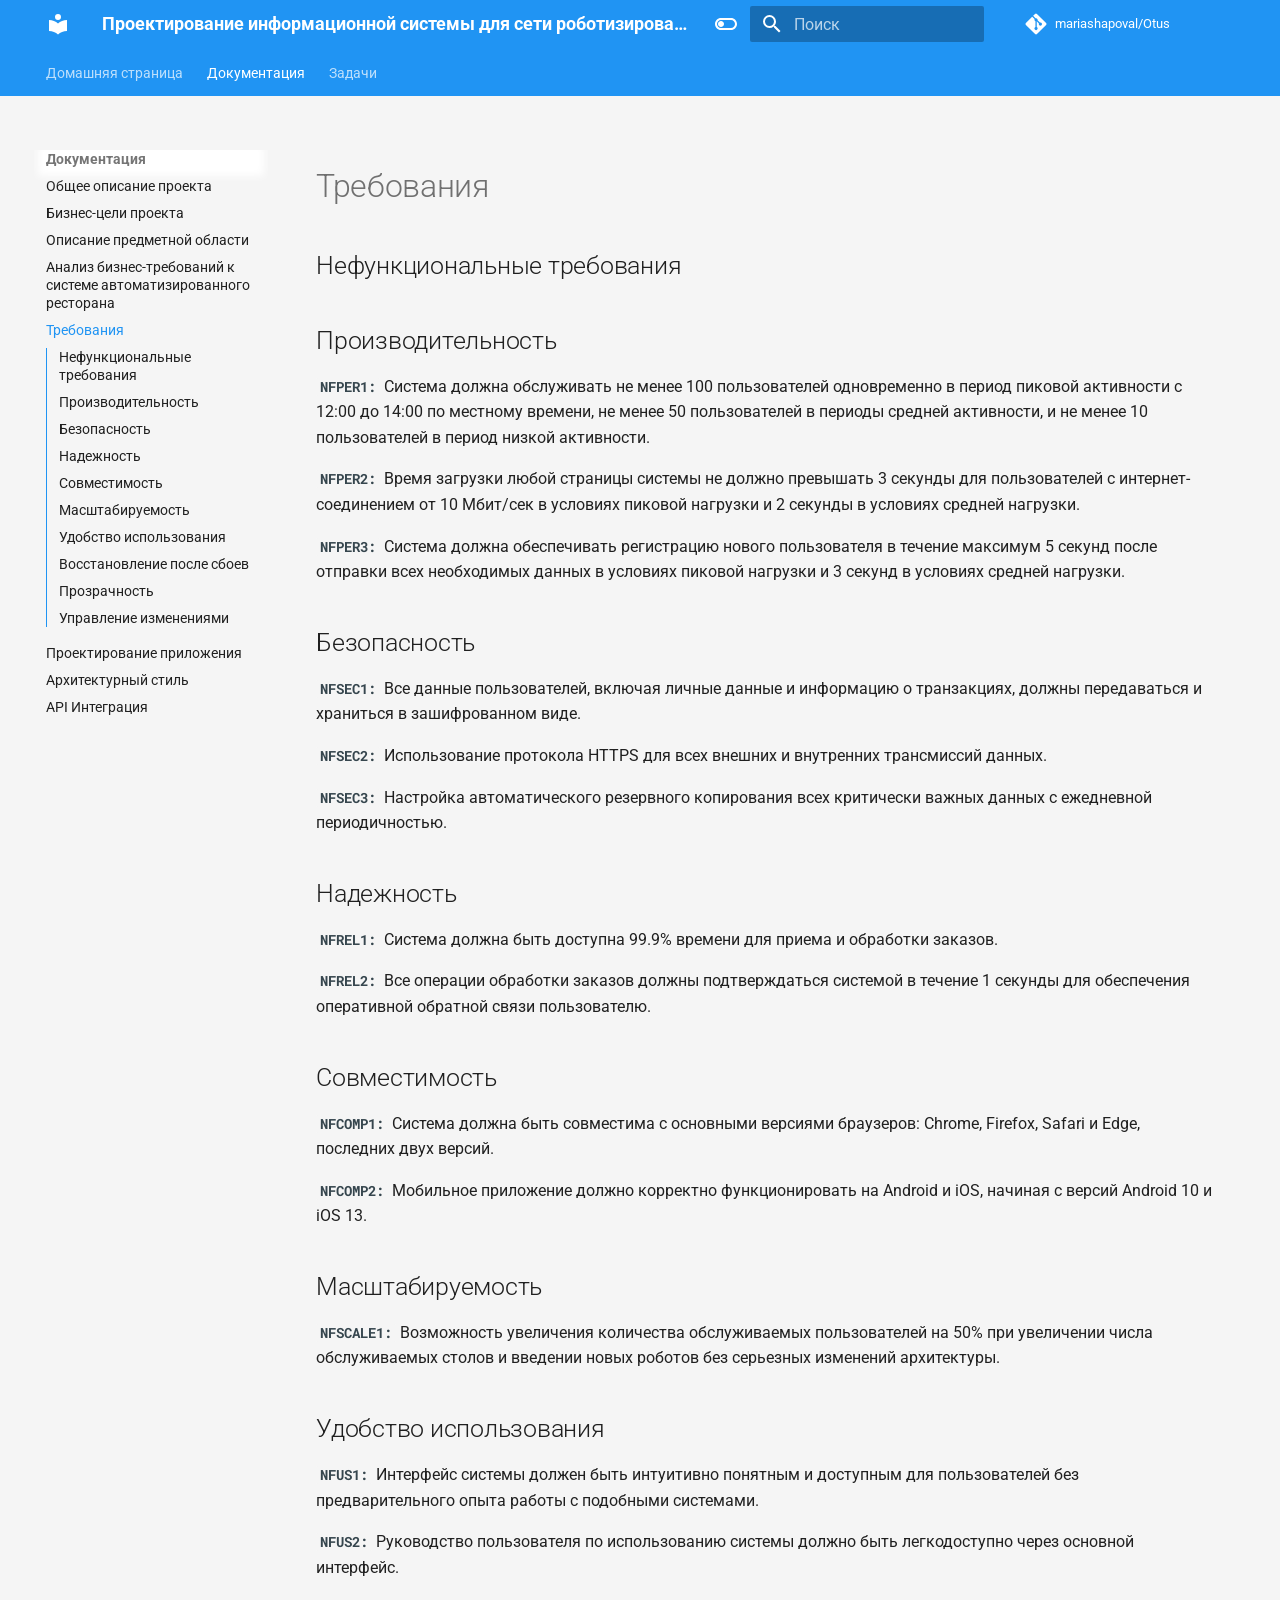
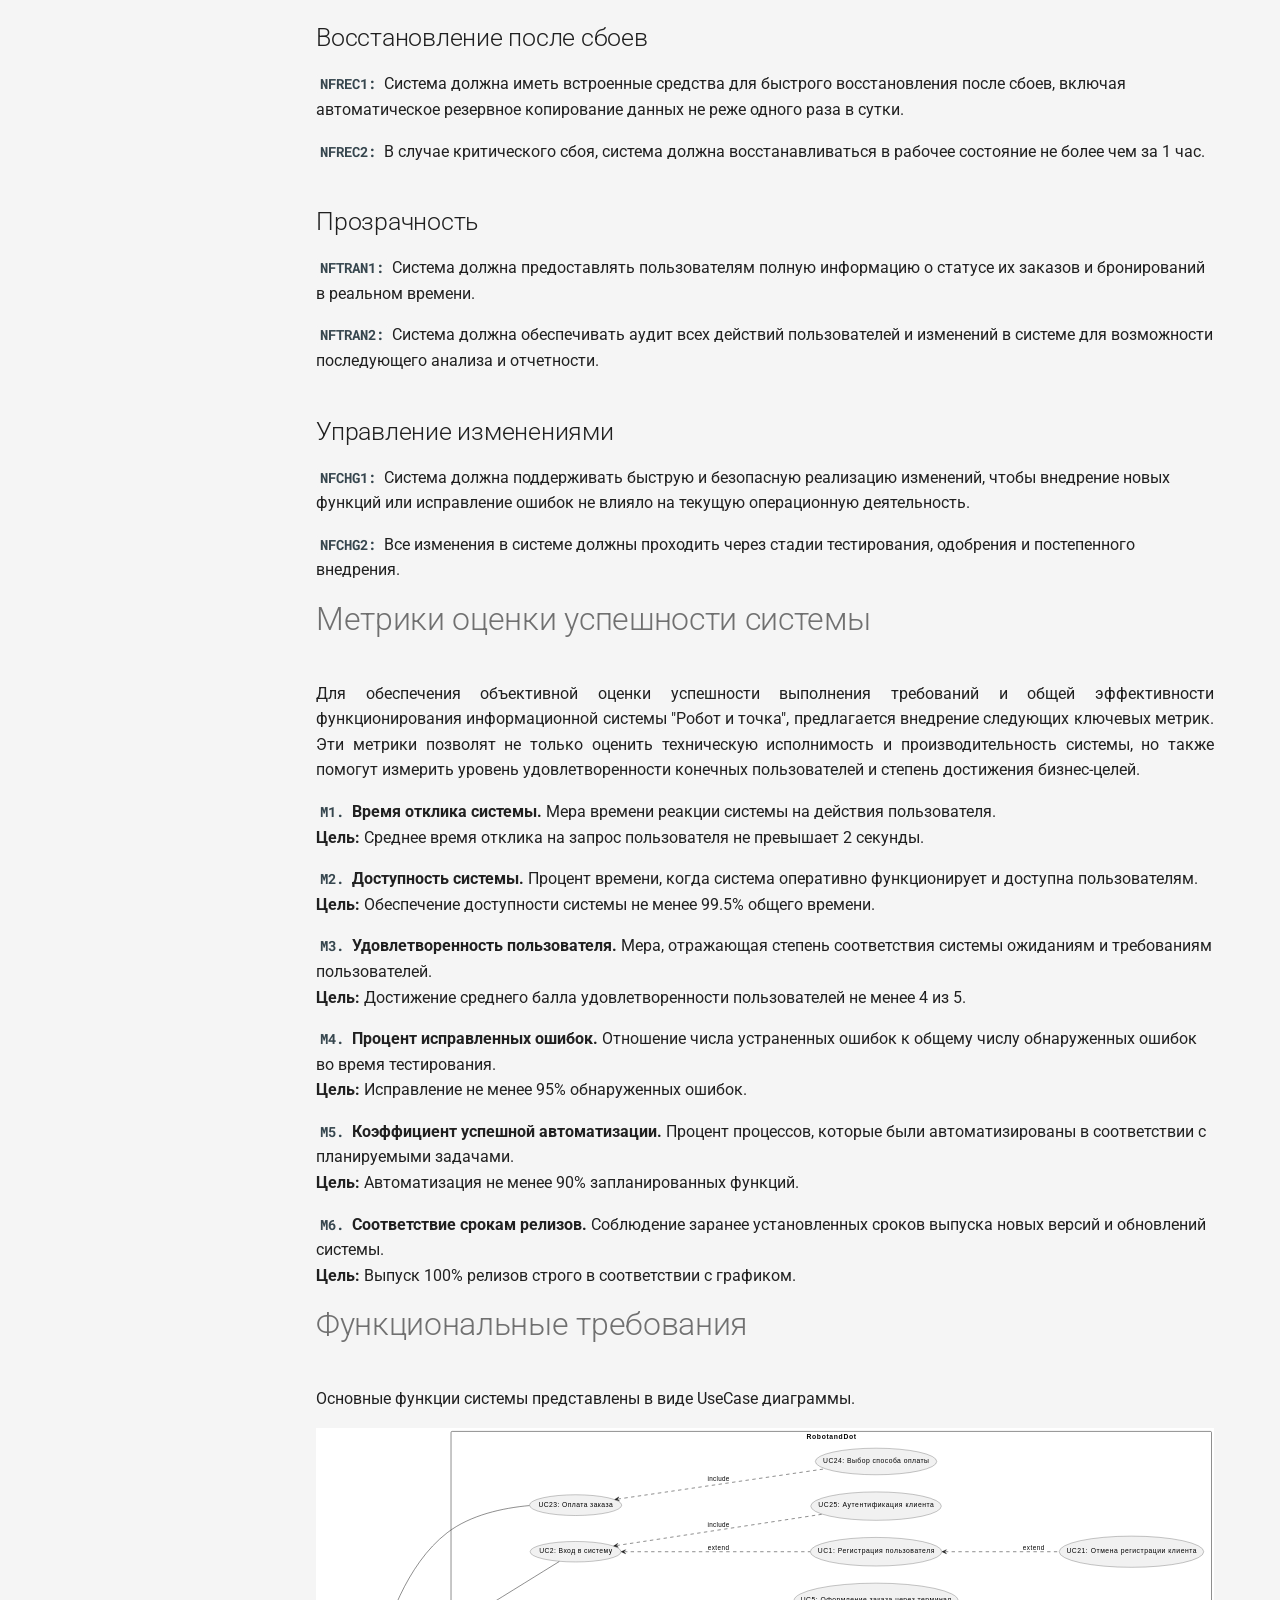
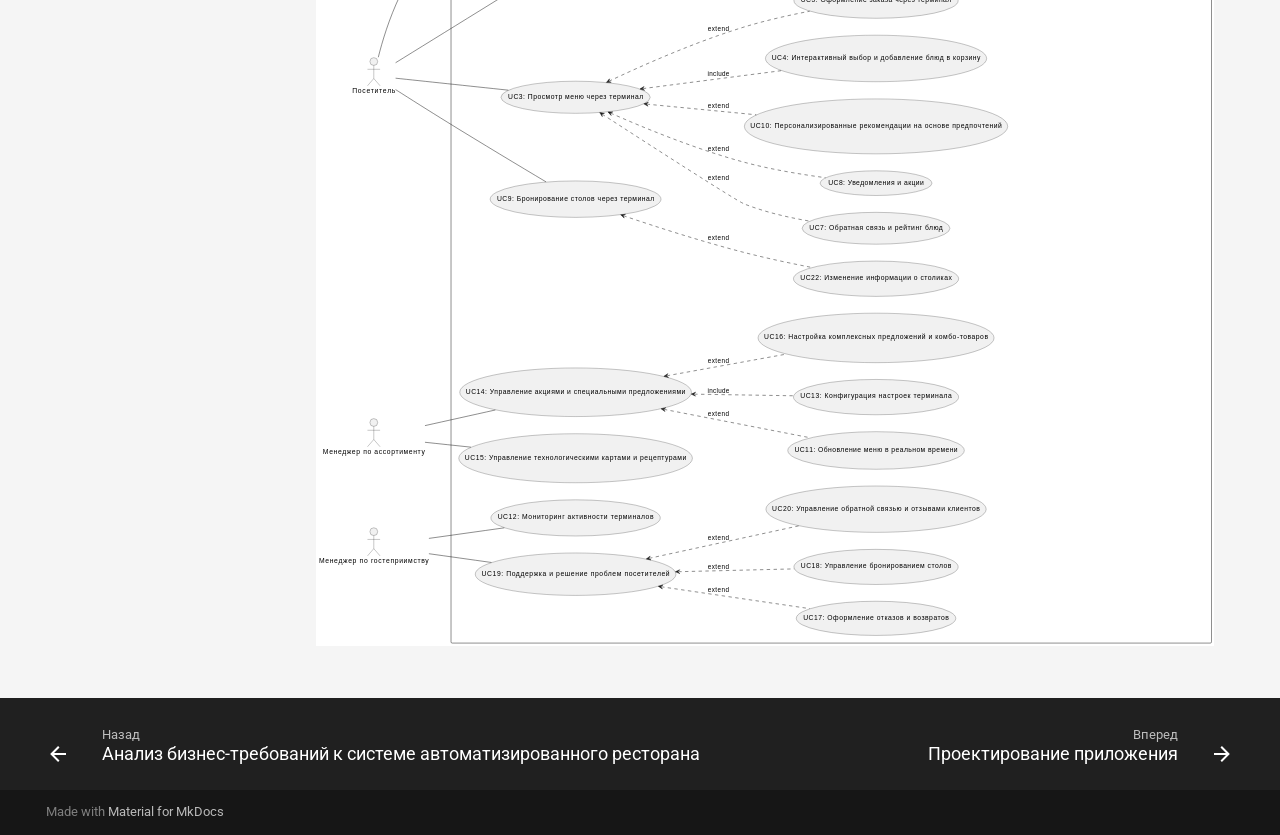
<file: req/index.html>
<!DOCTYPE html>

<html class="no-js" lang="ru">
<head>
<meta charset="utf-8"/>
<meta content="width=device-width,initial-scale=1" name="viewport"/>
<link href="../brs/" rel="prev"/>
<link href="../models/" rel="next"/>
<link href="../assets/images/favicon.png" rel="icon"/>
<meta content="mkdocs-1.6.0, mkdocs-material-9.5.31" name="generator"/>
<title>Требования - Проектирование информационной системы для сети роботизированных ресторанов "Робот и точка"</title>
<link href="../assets/stylesheets/main.3cba04c6.min.css" rel="stylesheet"/>
<link href="../assets/stylesheets/palette.06af60db.min.css" rel="stylesheet"/>
<link crossorigin="" href="https://fonts.gstatic.com" rel="preconnect"/>
<link href="https://fonts.googleapis.com/css?family=Roboto:300,300i,400,400i,700,700i%7CRoboto+Mono:400,400i,700,700i&amp;display=fallback" rel="stylesheet"/>
<style>:root{--md-text-font:"Roboto";--md-code-font:"Roboto Mono"}</style>
<link href="../stylesheets/extra.css" rel="stylesheet"/>
<script>__md_scope=new URL("..",location),__md_hash=e=>[...e].reduce((e,_)=>(e<<5)-e+_.charCodeAt(0),0),__md_get=(e,_=localStorage,t=__md_scope)=>JSON.parse(_.getItem(t.pathname+"."+e)),__md_set=(e,_,t=localStorage,a=__md_scope)=>{try{t.setItem(a.pathname+"."+e,JSON.stringify(_))}catch(e){}}</script>
</head>
<body data-md-color-accent="violet" data-md-color-primary="blue" data-md-color-scheme="default" dir="ltr">
<input autocomplete="off" class="md-toggle" data-md-toggle="drawer" id="__drawer" type="checkbox"/>
<input autocomplete="off" class="md-toggle" data-md-toggle="search" id="__search" type="checkbox"/>
<label class="md-overlay" for="__drawer"></label>
<div data-md-component="skip">
<a class="md-skip" href="#_1">
          Перейти к содержанию
        </a>
</div>
<div data-md-component="announce">
</div>
<header class="md-header" data-md-component="header">
<nav aria-label="Верхний колонтитул" class="md-header__inner md-grid">
<a aria-label="Проектирование информационной системы для сети роботизированных ресторанов " class="md-header__button md-logo" data-md-component="logo" href=".." title='Проектирование информационной системы для сети роботизированных ресторанов "Робот и точка"' и="" робот="" точка""="">
<svg viewbox="0 0 24 24" xmlns="http://www.w3.org/2000/svg"><path d="M12 8a3 3 0 0 0 3-3 3 3 0 0 0-3-3 3 3 0 0 0-3 3 3 3 0 0 0 3 3m0 3.54C9.64 9.35 6.5 8 3 8v11c3.5 0 6.64 1.35 9 3.54 2.36-2.19 5.5-3.54 9-3.54V8c-3.5 0-6.64 1.35-9 3.54Z"></path></svg>
</a>
<label class="md-header__button md-icon" for="__drawer">
<svg viewbox="0 0 24 24" xmlns="http://www.w3.org/2000/svg"><path d="M3 6h18v2H3V6m0 5h18v2H3v-2m0 5h18v2H3v-2Z"></path></svg>
</label>
<div class="md-header__title" data-md-component="header-title">
<div class="md-header__ellipsis">
<div class="md-header__topic">
<span class="md-ellipsis">
            Проектирование информационной системы для сети роботизированных ресторанов "Робот и точка"
          </span>
</div>
<div class="md-header__topic" data-md-component="header-topic">
<span class="md-ellipsis">
            
              Требования
            
          </span>
</div>
</div>
</div>
<form class="md-header__option" data-md-component="palette">
<input aria-label="Переключиться на тёмную тему" class="md-option" data-md-color-accent="violet" data-md-color-media="" data-md-color-primary="blue" data-md-color-scheme="default" id="__palette_0" name="__palette" type="radio"/>
<label class="md-header__button md-icon" for="__palette_1" hidden="" title="Переключиться на тёмную тему">
<svg viewbox="0 0 24 24" xmlns="http://www.w3.org/2000/svg"><path d="M17 6H7c-3.31 0-6 2.69-6 6s2.69 6 6 6h10c3.31 0 6-2.69 6-6s-2.69-6-6-6zm0 10H7c-2.21 0-4-1.79-4-4s1.79-4 4-4h10c2.21 0 4 1.79 4 4s-1.79 4-4 4zM7 9c-1.66 0-3 1.34-3 3s1.34 3 3 3 3-1.34 3-3-1.34-3-3-3z"></path></svg>
</label>
<input aria-label="Переключиться на светлую тему" class="md-option" data-md-color-accent="darkgreen" data-md-color-media="" data-md-color-primary="violet" data-md-color-scheme="slate" id="__palette_1" name="__palette" type="radio"/>
<label class="md-header__button md-icon" for="__palette_0" hidden="" title="Переключиться на светлую тему">
<svg viewbox="0 0 24 24" xmlns="http://www.w3.org/2000/svg"><path d="M17 7H7a5 5 0 0 0-5 5 5 5 0 0 0 5 5h10a5 5 0 0 0 5-5 5 5 0 0 0-5-5m0 8a3 3 0 0 1-3-3 3 3 0 0 1 3-3 3 3 0 0 1 3 3 3 3 0 0 1-3 3Z"></path></svg>
</label>
</form>
<script>var media,input,key,value,palette=__md_get("__palette");if(palette&&palette.color){"(prefers-color-scheme)"===palette.color.media&&(media=matchMedia("(prefers-color-scheme: light)"),input=document.querySelector(media.matches?"[data-md-color-media='(prefers-color-scheme: light)']":"[data-md-color-media='(prefers-color-scheme: dark)']"),palette.color.media=input.getAttribute("data-md-color-media"),palette.color.scheme=input.getAttribute("data-md-color-scheme"),palette.color.primary=input.getAttribute("data-md-color-primary"),palette.color.accent=input.getAttribute("data-md-color-accent"));for([key,value]of Object.entries(palette.color))document.body.setAttribute("data-md-color-"+key,value)}</script>
<label class="md-header__button md-icon" for="__search">
<svg viewbox="0 0 24 24" xmlns="http://www.w3.org/2000/svg"><path d="M9.5 3A6.5 6.5 0 0 1 16 9.5c0 1.61-.59 3.09-1.56 4.23l.27.27h.79l5 5-1.5 1.5-5-5v-.79l-.27-.27A6.516 6.516 0 0 1 9.5 16 6.5 6.5 0 0 1 3 9.5 6.5 6.5 0 0 1 9.5 3m0 2C7 5 5 7 5 9.5S7 14 9.5 14 14 12 14 9.5 12 5 9.5 5Z"></path></svg>
</label>
<div class="md-search" data-md-component="search" role="dialog">
<label class="md-search__overlay" for="__search"></label>
<div class="md-search__inner" role="search">
<form class="md-search__form" name="search">
<input aria-label="Поиск" autocapitalize="off" autocomplete="off" autocorrect="off" class="md-search__input" data-md-component="search-query" name="query" placeholder="Поиск" required="" spellcheck="false" type="text"/>
<label class="md-search__icon md-icon" for="__search">
<svg viewbox="0 0 24 24" xmlns="http://www.w3.org/2000/svg"><path d="M9.5 3A6.5 6.5 0 0 1 16 9.5c0 1.61-.59 3.09-1.56 4.23l.27.27h.79l5 5-1.5 1.5-5-5v-.79l-.27-.27A6.516 6.516 0 0 1 9.5 16 6.5 6.5 0 0 1 3 9.5 6.5 6.5 0 0 1 9.5 3m0 2C7 5 5 7 5 9.5S7 14 9.5 14 14 12 14 9.5 12 5 9.5 5Z"></path></svg>
<svg viewbox="0 0 24 24" xmlns="http://www.w3.org/2000/svg"><path d="M20 11v2H8l5.5 5.5-1.42 1.42L4.16 12l7.92-7.92L13.5 5.5 8 11h12Z"></path></svg>
</label>
<nav aria-label="Поиск" class="md-search__options">
<button aria-label="Очистить" class="md-search__icon md-icon" tabindex="-1" title="Очистить" type="reset">
<svg viewbox="0 0 24 24" xmlns="http://www.w3.org/2000/svg"><path d="M19 6.41 17.59 5 12 10.59 6.41 5 5 6.41 10.59 12 5 17.59 6.41 19 12 13.41 17.59 19 19 17.59 13.41 12 19 6.41Z"></path></svg>
</button>
</nav>
<div class="md-search__suggest" data-md-component="search-suggest"></div>
</form>
<div class="md-search__output">
<div class="md-search__scrollwrap" data-md-scrollfix="" tabindex="0">
<div class="md-search-result" data-md-component="search-result">
<div class="md-search-result__meta">
            Инициализация поиска
          </div>
<ol class="md-search-result__list" role="presentation"></ol>
</div>
</div>
</div>
</div>
</div>
<div class="md-header__source">
<a class="md-source" data-md-component="source" href="https://github.com/mariashapoval/Otus" title="Перейти к репозиторию">
<div class="md-source__icon md-icon">
<svg viewbox="0 0 448 512" xmlns="http://www.w3.org/2000/svg"><!--! Font Awesome Free 6.6.0 by @fontawesome - https://fontawesome.com License - https://fontawesome.com/license/free (Icons: CC BY 4.0, Fonts: SIL OFL 1.1, Code: MIT License) Copyright 2024 Fonticons, Inc.--><path d="M439.55 236.05 244 40.45a28.87 28.87 0 0 0-40.81 0l-40.66 40.63 51.52 51.52c27.06-9.14 52.68 16.77 43.39 43.68l49.66 49.66c34.23-11.8 61.18 31 35.47 56.69-26.49 26.49-70.21-2.87-56-37.34L240.22 199v121.85c25.3 12.54 22.26 41.85 9.08 55a34.34 34.34 0 0 1-48.55 0c-17.57-17.6-11.07-46.91 11.25-56v-123c-20.8-8.51-24.6-30.74-18.64-45L142.57 101 8.45 235.14a28.86 28.86 0 0 0 0 40.81l195.61 195.6a28.86 28.86 0 0 0 40.8 0l194.69-194.69a28.86 28.86 0 0 0 0-40.81z"></path></svg>
</div>
<div class="md-source__repository">
    mariashapoval/Otus
  </div>
</a>
</div>
</nav>
</header>
<div class="md-container" data-md-component="container">
<nav aria-label="Вкладки" class="md-tabs" data-md-component="tabs">
<div class="md-grid">
<ul class="md-tabs__list">
<li class="md-tabs__item">
<a class="md-tabs__link" href="..">
          
  
    
  
  Домашняя страница

        </a>
</li>
<li class="md-tabs__item md-tabs__item--active">
<a class="md-tabs__link" href="../info/">
          
  
    
  
  Документация

        </a>
</li>
<li class="md-tabs__item">
<a class="md-tabs__link" href="../uc/">
          
  
    
  
  Задачи

        </a>
</li>
</ul>
</div>
</nav>
<main class="md-main" data-md-component="main">
<div class="md-main__inner md-grid">
<div class="md-sidebar md-sidebar--primary" data-md-component="sidebar" data-md-type="navigation">
<div class="md-sidebar__scrollwrap">
<div class="md-sidebar__inner">
<nav aria-label="Навигация" class="md-nav md-nav--primary md-nav--lifted md-nav--integrated" data-md-level="0">
<label class="md-nav__title" for="__drawer">
<a aria-label="Проектирование информационной системы для сети роботизированных ресторанов " class="md-nav__button md-logo" data-md-component="logo" href=".." title='Проектирование информационной системы для сети роботизированных ресторанов "Робот и точка"' и="" робот="" точка""="">
<svg viewbox="0 0 24 24" xmlns="http://www.w3.org/2000/svg"><path d="M12 8a3 3 0 0 0 3-3 3 3 0 0 0-3-3 3 3 0 0 0-3 3 3 3 0 0 0 3 3m0 3.54C9.64 9.35 6.5 8 3 8v11c3.5 0 6.64 1.35 9 3.54 2.36-2.19 5.5-3.54 9-3.54V8c-3.5 0-6.64 1.35-9 3.54Z"></path></svg>
</a>
    Проектирование информационной системы для сети роботизированных ресторанов "Робот и точка"
  </label>
<div class="md-nav__source">
<a class="md-source" data-md-component="source" href="https://github.com/mariashapoval/Otus" title="Перейти к репозиторию">
<div class="md-source__icon md-icon">
<svg viewbox="0 0 448 512" xmlns="http://www.w3.org/2000/svg"><!--! Font Awesome Free 6.6.0 by @fontawesome - https://fontawesome.com License - https://fontawesome.com/license/free (Icons: CC BY 4.0, Fonts: SIL OFL 1.1, Code: MIT License) Copyright 2024 Fonticons, Inc.--><path d="M439.55 236.05 244 40.45a28.87 28.87 0 0 0-40.81 0l-40.66 40.63 51.52 51.52c27.06-9.14 52.68 16.77 43.39 43.68l49.66 49.66c34.23-11.8 61.18 31 35.47 56.69-26.49 26.49-70.21-2.87-56-37.34L240.22 199v121.85c25.3 12.54 22.26 41.85 9.08 55a34.34 34.34 0 0 1-48.55 0c-17.57-17.6-11.07-46.91 11.25-56v-123c-20.8-8.51-24.6-30.74-18.64-45L142.57 101 8.45 235.14a28.86 28.86 0 0 0 0 40.81l195.61 195.6a28.86 28.86 0 0 0 40.8 0l194.69-194.69a28.86 28.86 0 0 0 0-40.81z"></path></svg>
</div>
<div class="md-source__repository">
    mariashapoval/Otus
  </div>
</a>
</div>
<ul class="md-nav__list" data-md-scrollfix="">
<li class="md-nav__item md-nav__item--nested">
<input class="md-nav__toggle md-toggle md-toggle--indeterminate" id="__nav_1" type="checkbox"/>
<div class="md-nav__link md-nav__container">
<a class="md-nav__link" href="..">
<span class="md-ellipsis">
    Домашняя страница
  </span>
</a>
</div>
<nav aria-expanded="false" aria-labelledby="__nav_1_label" class="md-nav" data-md-level="1">
<label class="md-nav__title" for="__nav_1">
<span class="md-nav__icon md-icon"></span>
            Домашняя страница
          </label>
<ul class="md-nav__list" data-md-scrollfix="">
</ul>
</nav>
</li>
<li class="md-nav__item md-nav__item--active md-nav__item--section md-nav__item--nested">
<input checked="" class="md-nav__toggle md-toggle" id="__nav_2" type="checkbox"/>
<label class="md-nav__link" for="__nav_2" id="__nav_2_label" tabindex="">
<span class="md-ellipsis">
    Документация
  </span>
<span class="md-nav__icon md-icon"></span>
</label>
<nav aria-expanded="true" aria-labelledby="__nav_2_label" class="md-nav" data-md-level="1">
<label class="md-nav__title" for="__nav_2">
<span class="md-nav__icon md-icon"></span>
            Документация
          </label>
<ul class="md-nav__list" data-md-scrollfix="">
<li class="md-nav__item">
<a class="md-nav__link" href="../info/">
<span class="md-ellipsis">
    Общее описание проекта
  </span>
</a>
</li>
<li class="md-nav__item">
<a class="md-nav__link" href="../goals/">
<span class="md-ellipsis">
    Бизнес-цели проекта
  </span>
</a>
</li>
<li class="md-nav__item">
<a class="md-nav__link" href="../glossary/">
<span class="md-ellipsis">
    Описание предметной области
  </span>
</a>
</li>
<li class="md-nav__item">
<a class="md-nav__link" href="../brs/">
<span class="md-ellipsis">
    Анализ бизнес-требований к системе автоматизированного ресторана
  </span>
</a>
</li>
<li class="md-nav__item md-nav__item--active">
<input class="md-nav__toggle md-toggle" id="__toc" type="checkbox"/>
<label class="md-nav__link md-nav__link--active" for="__toc">
<span class="md-ellipsis">
    Требования
  </span>
<span class="md-nav__icon md-icon"></span>
</label>
<a class="md-nav__link md-nav__link--active" href="./">
<span class="md-ellipsis">
    Требования
  </span>
</a>
<nav aria-label="Содержание" class="md-nav md-nav--secondary">
<label class="md-nav__title" for="__toc">
<span class="md-nav__icon md-icon"></span>
      Содержание
    </label>
<ul class="md-nav__list" data-md-component="toc" data-md-scrollfix="">
<li class="md-nav__item">
<a class="md-nav__link" href="#_2">
<span class="md-ellipsis">
      Нефункциональные требования
    </span>
</a>
</li>
<li class="md-nav__item">
<a class="md-nav__link" href="#_3">
<span class="md-ellipsis">
      Производительность
    </span>
</a>
</li>
<li class="md-nav__item">
<a class="md-nav__link" href="#_4">
<span class="md-ellipsis">
      Безопасность
    </span>
</a>
</li>
<li class="md-nav__item">
<a class="md-nav__link" href="#_5">
<span class="md-ellipsis">
      Надежность
    </span>
</a>
</li>
<li class="md-nav__item">
<a class="md-nav__link" href="#_6">
<span class="md-ellipsis">
      Совместимость
    </span>
</a>
</li>
<li class="md-nav__item">
<a class="md-nav__link" href="#_7">
<span class="md-ellipsis">
      Масштабируемость
    </span>
</a>
</li>
<li class="md-nav__item">
<a class="md-nav__link" href="#_8">
<span class="md-ellipsis">
      Удобство использования
    </span>
</a>
</li>
<li class="md-nav__item">
<a class="md-nav__link" href="#_9">
<span class="md-ellipsis">
      Восстановление после сбоев
    </span>
</a>
</li>
<li class="md-nav__item">
<a class="md-nav__link" href="#_10">
<span class="md-ellipsis">
      Прозрачность
    </span>
</a>
</li>
<li class="md-nav__item">
<a class="md-nav__link" href="#_11">
<span class="md-ellipsis">
      Управление изменениями
    </span>
</a>
</li>
</ul>
</nav>
</li>
<li class="md-nav__item">
<a class="md-nav__link" href="../models/">
<span class="md-ellipsis">
    Проектирование приложения
  </span>
</a>
</li>
<li class="md-nav__item">
<a class="md-nav__link" href="../architecture/">
<span class="md-ellipsis">
    Архитектурный стиль
  </span>
</a>
</li>
<li class="md-nav__item">
<a class="md-nav__link" href="../api/">
<span class="md-ellipsis">
    API Интеграция
  </span>
</a>
</li>
</ul>
</nav>
</li>
<li class="md-nav__item md-nav__item--nested">
<input class="md-nav__toggle md-toggle md-toggle--indeterminate" id="__nav_3" type="checkbox"/>
<label class="md-nav__link" for="__nav_3" id="__nav_3_label" tabindex="0">
<span class="md-ellipsis">
    Задачи
  </span>
<span class="md-nav__icon md-icon"></span>
</label>
<nav aria-expanded="false" aria-labelledby="__nav_3_label" class="md-nav" data-md-level="1">
<label class="md-nav__title" for="__nav_3">
<span class="md-nav__icon md-icon"></span>
            Задачи
          </label>
<ul class="md-nav__list" data-md-scrollfix="">
<li class="md-nav__item">
<a class="md-nav__link" href="../uc/">
<span class="md-ellipsis">
    Сценарии использования
  </span>
</a>
</li>
</ul>
</nav>
</li>
</ul>
</nav>
</div>
</div>
</div>
<div class="md-content" data-md-component="content">
<article class="md-content__inner md-typeset">
<h1 id="_1">Требования</h1>
<h2 id="_2">Нефункциональные требования</h2>
<h2 id="_3">Производительность</h2>
<p><strong><code>NFPER1:</code></strong> Система должна обслуживать не менее 100 пользователей одновременно в период пиковой активности с 12:00 до 14:00 по местному времени, не менее 50 пользователей в периоды средней активности, и не менее 10 пользователей в период низкой активности.</p>
<p><strong><code>NFPER2:</code></strong> Время загрузки любой страницы системы не должно превышать 3 секунды для пользователей с интернет-соединением от 10 Мбит/сек в условиях пиковой нагрузки и 2 секунды в условиях средней нагрузки.</p>
<p><strong><code>NFPER3:</code></strong> Система должна обеспечивать регистрацию нового пользователя в течение максимум 5 секунд после отправки всех необходимых данных в условиях пиковой нагрузки и 3 секунд в условиях средней нагрузки.</p>
<h2 id="_4">Безопасность</h2>
<p><strong><code>NFSEC1:</code></strong> Все данные пользователей, включая личные данные и информацию о транзакциях, должны передаваться и храниться в зашифрованном виде.</p>
<p><strong><code>NFSEC2:</code></strong> Использование протокола HTTPS для всех внешних и внутренних трансмиссий данных.</p>
<p><strong><code>NFSEC3:</code></strong> Настройка автоматического резервного копирования всех критически важных данных с ежедневной периодичностью.</p>
<h2 id="_5">Надежность</h2>
<p><strong><code>NFREL1:</code></strong> Система должна быть доступна 99.9% времени для приема и обработки заказов.</p>
<p><strong><code>NFREL2:</code></strong> Все операции обработки заказов должны подтверждаться системой в течение 1 секунды для обеспечения оперативной обратной связи пользователю.</p>
<h2 id="_6">Совместимость</h2>
<p><strong><code>NFCOMP1:</code></strong> Система должна быть совместима с основными версиями браузеров: Chrome, Firefox, Safari и Edge, последних двух версий.</p>
<p><strong><code>NFCOMP2:</code></strong> Мобильное приложение должно корректно функционировать на Android и iOS, начиная с версий Android 10 и iOS 13.</p>
<h2 id="_7">Масштабируемость</h2>
<p><strong><code>NFSCALE1:</code></strong> Возможность увеличения количества обслуживаемых пользователей на 50% при увеличении числа обслуживаемых столов и введении новых роботов без серьезных изменений архитектуры.</p>
<h2 id="_8">Удобство использования</h2>
<p><strong><code>NFUS1:</code></strong> Интерфейс системы должен быть интуитивно понятным и доступным для пользователей без предварительного опыта работы с подобными системами.</p>
<p><strong><code>NFUS2:</code></strong> Руководство пользователя по использованию системы должно быть легкодоступно через основной интерфейс.</p>
<h2 id="_9">Восстановление после сбоев</h2>
<p><strong><code>NFREC1:</code></strong> Система должна иметь встроенные средства для быстрого восстановления после сбоев, включая автоматическое резервное копирование данных не реже одного раза в сутки.</p>
<p><strong><code>NFREC2:</code></strong> В случае критического сбоя, система должна восстанавливаться в рабочее состояние не более чем за 1 час.</p>
<h2 id="_10">Прозрачность</h2>
<p><strong><code>NFTRAN1:</code></strong> Система должна предоставлять пользователям полную информацию о статусе их заказов и бронирований в реальном времени.</p>
<p><strong><code>NFTRAN2:</code></strong> Система должна обеспечивать аудит всех действий пользователей и изменений в системе для возможности последующего анализа и отчетности.</p>
<h2 id="_11">Управление изменениями</h2>
<p><strong><code>NFCHG1:</code></strong> Система должна поддерживать быструю и безопасную реализацию изменений, чтобы внедрение новых функций или исправление ошибок не влияло на текущую операционную деятельность.</p>
<p><strong><code>NFCHG2:</code></strong> Все изменения в системе должны проходить через стадии тестирования, одобрения и постепенного внедрения.</p>
<h1 id="_12">Метрики оценки успешности системы</h1>
<div style="text-align: justify;">
Для обеспечения объективной оценки успешности выполнения требований и общей эффективности функционирования информационной системы "Робот и точка", предлагается внедрение следующих ключевых метрик. Эти метрики позволят не только оценить техническую исполнимость и производительность системы, но также помогут измерить уровень удовлетворенности конечных пользователей и степень достижения бизнес-целей.
</div>
<p><strong><code>M1.</code> Время отклика системы.</strong> Мера времени реакции системы на действия пользователя.<br/>
<strong>Цель:</strong> Среднее время отклика на запрос пользователя не превышает 2 секунды.</p>
<p><strong><code>M2.</code> Доступность системы.</strong> Процент времени, когда система оперативно функционирует и доступна пользователям.<br/>
<strong>Цель:</strong> Обеспечение доступности системы не менее 99.5% общего времени.</p>
<p><strong><code>M3.</code> Удовлетворенность пользователя.</strong> Мера, отражающая степень соответствия системы ожиданиям и требованиям пользователей.<br/>
<strong>Цель:</strong> Достижение среднего балла удовлетворенности пользователей не менее 4 из 5.</p>
<p><strong><code>M4.</code> Процент исправленных ошибок.</strong> Отношение числа устраненных ошибок к общему числу обнаруженных ошибок во время тестирования.<br/>
<strong>Цель:</strong> Исправление не менее 95% обнаруженных ошибок.</p>
<p><strong><code>M5.</code> Коэффициент успешной автоматизации.</strong> Процент процессов, которые были автоматизированы в соответствии с планируемыми задачами.<br/>
<strong>Цель:</strong> Автоматизация не менее 90% запланированных функций.</p>
<p><strong><code>M6.</code> Соответствие срокам релизов.</strong> Соблюдение заранее установленных сроков выпуска новых версий и обновлений системы.<br/>
<strong>Цель:</strong> Выпуск 100% релизов строго в соответствии с графиком.</p>
<h1 id="_13">Функциональные требования</h1>
<p>Основные функции системы представлены в виде UseCase диаграммы.</p>
<p><img alt="" src="../diagrams/include/uc.svg"/></p>
</article>
</div>
<script>var target=document.getElementById(location.hash.slice(1));target&&target.name&&(target.checked=target.name.startsWith("__tabbed_"))</script>
</div>
<button class="md-top md-icon" data-md-component="top" hidden="" type="button">
<svg viewbox="0 0 24 24" xmlns="http://www.w3.org/2000/svg"><path d="M13 20h-2V8l-5.5 5.5-1.42-1.42L12 4.16l7.92 7.92-1.42 1.42L13 8v12Z"></path></svg>
  К началу
</button>
</main>
<footer class="md-footer">
<nav aria-label="Нижний колонтитул" class="md-footer__inner md-grid">
<a aria-label="Назад: Анализ бизнес-требований к системе автоматизированного ресторана" class="md-footer__link md-footer__link--prev" href="../brs/">
<div class="md-footer__button md-icon">
<svg viewbox="0 0 24 24" xmlns="http://www.w3.org/2000/svg"><path d="M20 11v2H8l5.5 5.5-1.42 1.42L4.16 12l7.92-7.92L13.5 5.5 8 11h12Z"></path></svg>
</div>
<div class="md-footer__title">
<span class="md-footer__direction">
                Назад
              </span>
<div class="md-ellipsis">
                Анализ бизнес-требований к системе автоматизированного ресторана
              </div>
</div>
</a>
<a aria-label="Вперед: Проектирование приложения" class="md-footer__link md-footer__link--next" href="../models/">
<div class="md-footer__title">
<span class="md-footer__direction">
                Вперед
              </span>
<div class="md-ellipsis">
                Проектирование приложения
              </div>
</div>
<div class="md-footer__button md-icon">
<svg viewbox="0 0 24 24" xmlns="http://www.w3.org/2000/svg"><path d="M4 11v2h12l-5.5 5.5 1.42 1.42L19.84 12l-7.92-7.92L10.5 5.5 16 11H4Z"></path></svg>
</div>
</a>
</nav>
<div class="md-footer-meta md-typeset">
<div class="md-footer-meta__inner md-grid">
<div class="md-copyright">
  
  
    Made with
    <a href="https://squidfunk.github.io/mkdocs-material/" rel="noopener" target="_blank">
      Material for MkDocs
    </a>
</div>
</div>
</div>
</footer>
</div>
<div class="md-dialog" data-md-component="dialog">
<div class="md-dialog__inner md-typeset"></div>
</div>
<script id="__config" type="application/json">{"base": "..", "features": ["navigation.instant", "navigation.tracking", "navigation.expand", "navigation.path", "navigation.top", "navigation.footer", "navigation.tabs", "navigation.indexes", "toc.integrate", "toc.follow", "search.highlight", "search.suggest", "content.code.copy"], "search": "../assets/javascripts/workers/search.b8dbb3d2.min.js", "translations": {"clipboard.copied": "\u0421\u043a\u043e\u043f\u0438\u0440\u043e\u0432\u0430\u043d\u043e \u0432 \u0431\u0443\u0444\u0435\u0440", "clipboard.copy": "\u041a\u043e\u043f\u0438\u0440\u043e\u0432\u0430\u0442\u044c \u0432 \u0431\u0443\u0444\u0435\u0440", "search.result.more.one": "\u0415\u0449\u0451 1 \u043d\u0430 \u044d\u0442\u043e\u0439 \u0441\u0442\u0440\u0430\u043d\u0438\u0446\u0435", "search.result.more.other": "\u0415\u0449\u0451 # \u043d\u0430 \u044d\u0442\u043e\u0439 \u0441\u0442\u0440\u0430\u043d\u0438\u0446\u0435", "search.result.none": "\u0421\u043e\u0432\u043f\u0430\u0434\u0435\u043d\u0438\u0439 \u043d\u0435 \u043d\u0430\u0439\u0434\u0435\u043d\u043e", "search.result.one": "\u041d\u0430\u0439\u0434\u0435\u043d\u043e 1 \u0441\u043e\u0432\u043f\u0430\u0434\u0435\u043d\u0438\u0435", "search.result.other": "\u041d\u0430\u0439\u0434\u0435\u043d\u043e \u0441\u043e\u0432\u043f\u0430\u0434\u0435\u043d\u0438\u0439: #", "search.result.placeholder": "\u041d\u0430\u0447\u043d\u0438\u0442\u0435 \u043f\u0435\u0447\u0430\u0442\u0430\u0442\u044c \u0434\u043b\u044f \u043f\u043e\u0438\u0441\u043a\u0430", "search.result.term.missing": "\u041e\u0442\u0441\u0443\u0442\u0441\u0442\u0432\u0443\u0435\u0442", "select.version": "\u0412\u044b\u0431\u0435\u0440\u0438\u0442\u0435 \u0432\u0435\u0440\u0441\u0438\u044e"}}</script>
<script src="../assets/javascripts/bundle.fe8b6f2b.min.js"></script>
<script>document$.subscribe(() => {
            window.update_swagger_ui_iframe_height = function (id) {
                var iFrameID = document.getElementById(id);
                if (iFrameID) {
                    full_height = (iFrameID.contentWindow.document.body.scrollHeight + 80) + "px";
                    iFrameID.height = full_height;
                    iFrameID.style.height = full_height;
                }
            }
        
            let iframe_id_list = []
            var iframes = document.getElementsByClassName("swagger-ui-iframe");
            for (var i = 0; i < iframes.length; i++) { 
                iframe_id_list.push(iframes[i].getAttribute("id"))
            }
        
            let ticking = true;
            
            document.addEventListener('scroll', function(e) {
                if (!ticking) {
                    window.requestAnimationFrame(()=> {
                        let half_vh = window.innerHeight/2;
                        for(var i = 0; i < iframe_id_list.length; i++) {
                            let element = document.getElementById(iframe_id_list[i])
                            if(element==null){
                                return
                            }
                            let diff = element.getBoundingClientRect().top
                            if(element.contentWindow.update_top_val){
                                element.contentWindow.update_top_val(half_vh - diff)
                            }
                        }
                        ticking = false;
                    });
                    ticking = true;
                }
            });
        
            const dark_scheme_name = "slate"
            
            window.scheme = document.body.getAttribute("data-md-color-scheme")
            const options = {
                attributeFilter: ['data-md-color-scheme'],
            };
            function color_scheme_callback(mutations) {
                for (let mutation of mutations) {
                    if (mutation.attributeName === "data-md-color-scheme") {
                        scheme = document.body.getAttribute("data-md-color-scheme")
                        var iframe_list = document.getElementsByClassName("swagger-ui-iframe")
                        for(var i = 0; i < iframe_list.length; i++) {
                            var ele = iframe_list.item(i);
                            if (ele) {
                                if (scheme === dark_scheme_name) {
                                    ele.contentWindow.enable_dark_mode();
                                } else {
                                    ele.contentWindow.disable_dark_mode();
                                }
                            }
                        }
                    }
                }
            }
            observer = new MutationObserver(color_scheme_callback);
            observer.observe(document.body, options);
            })</script></body>
</html>
</file>
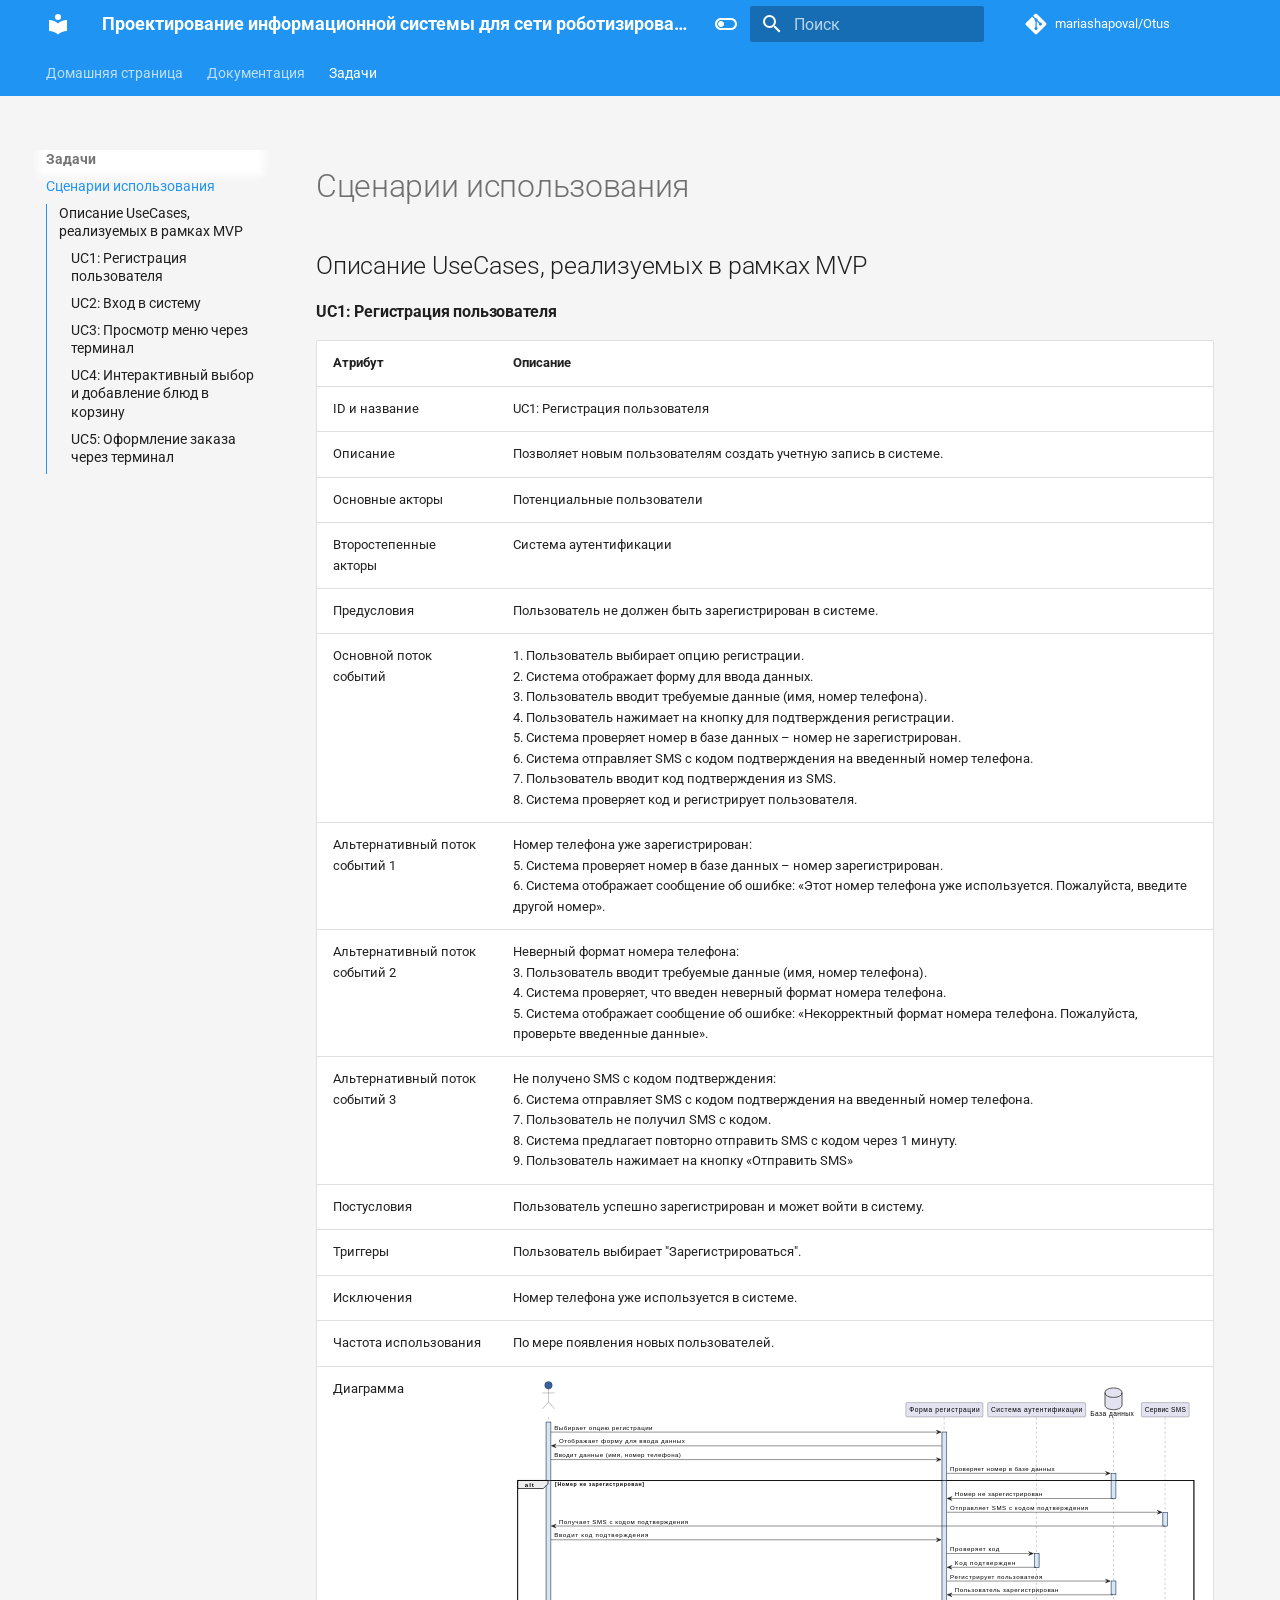
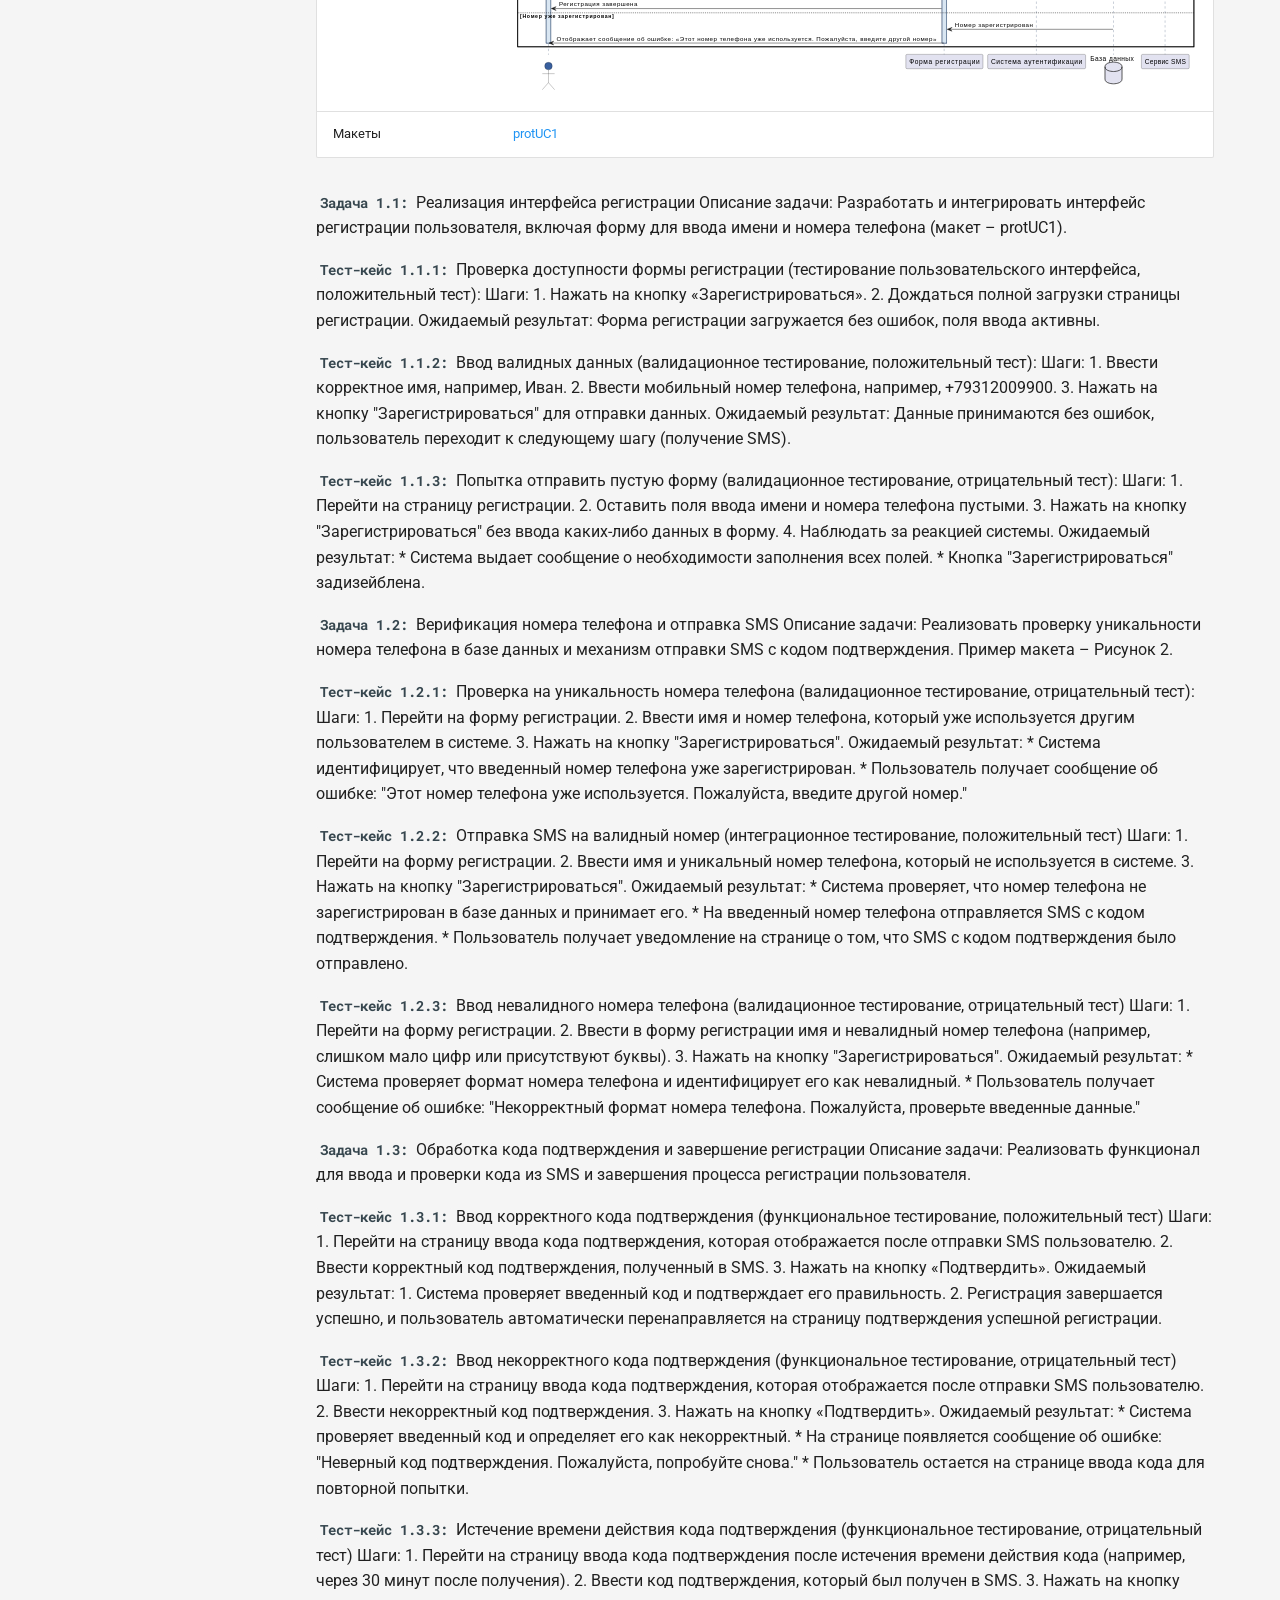
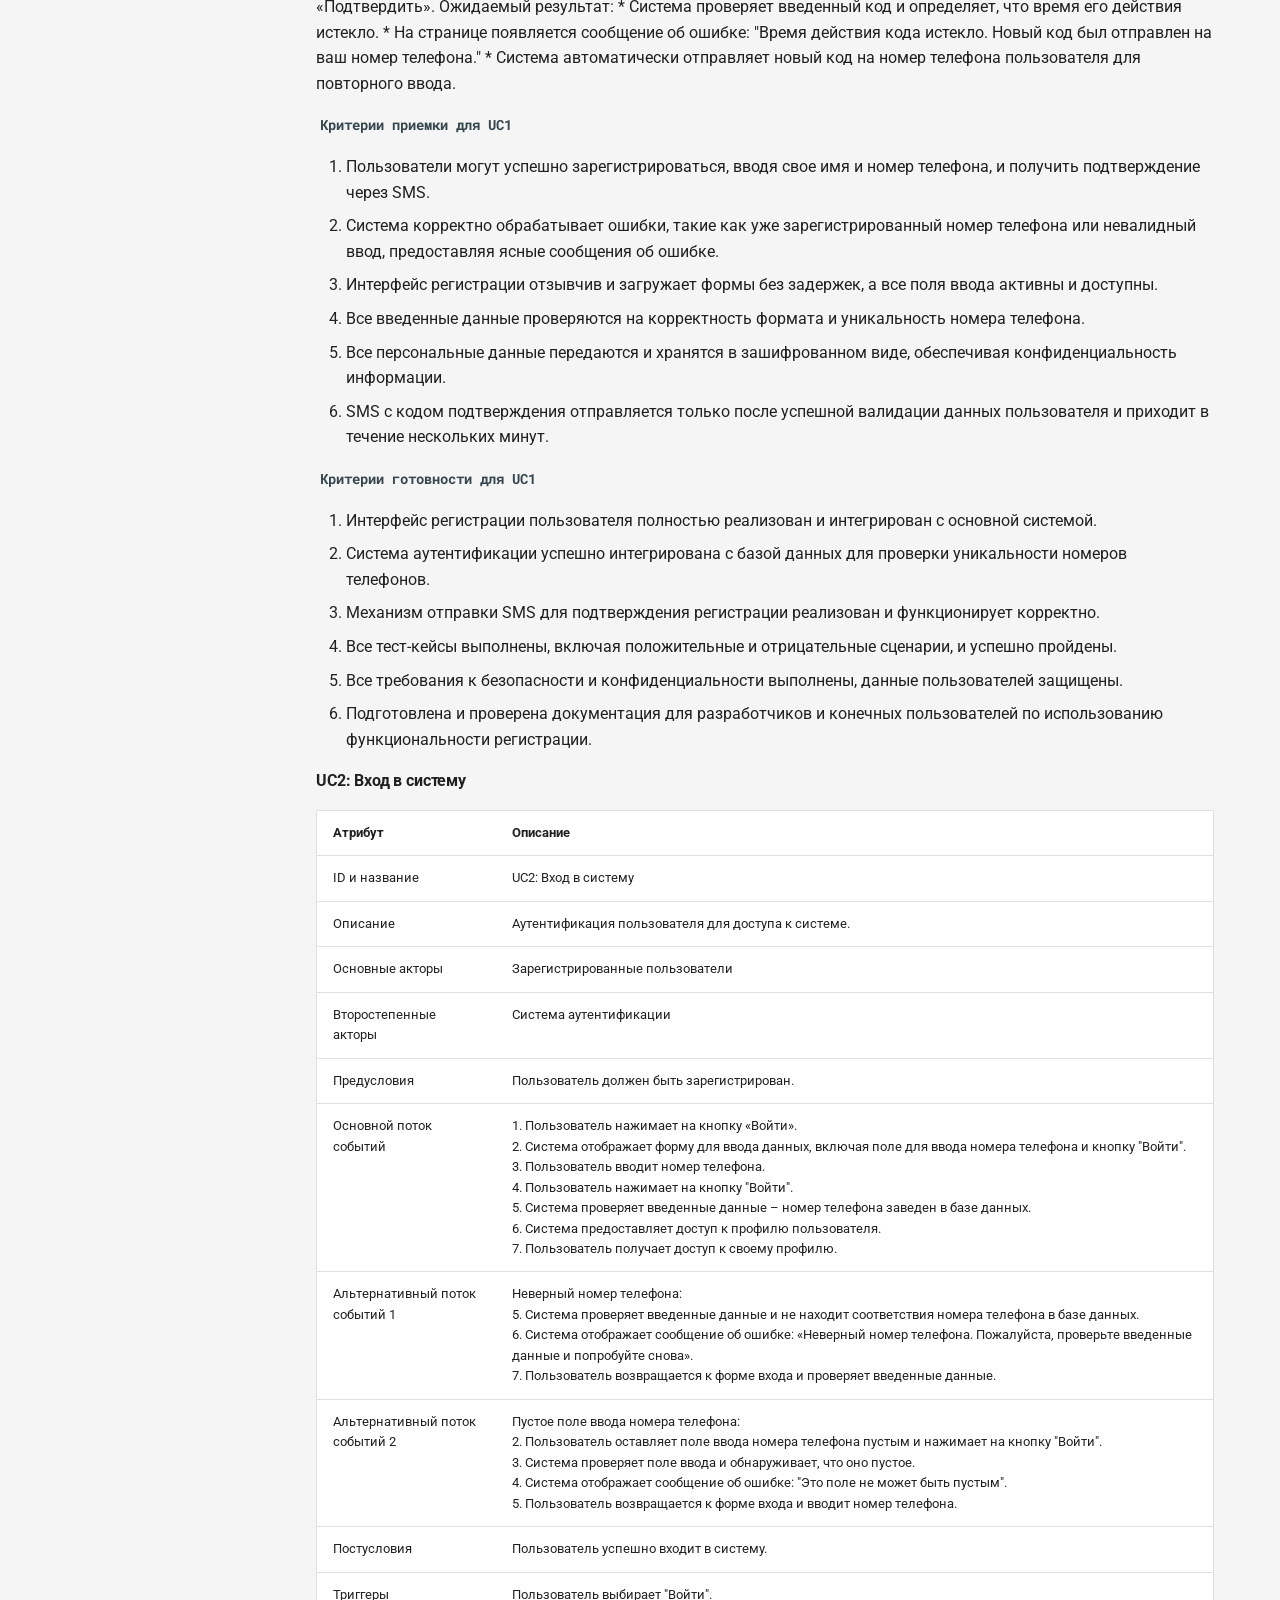
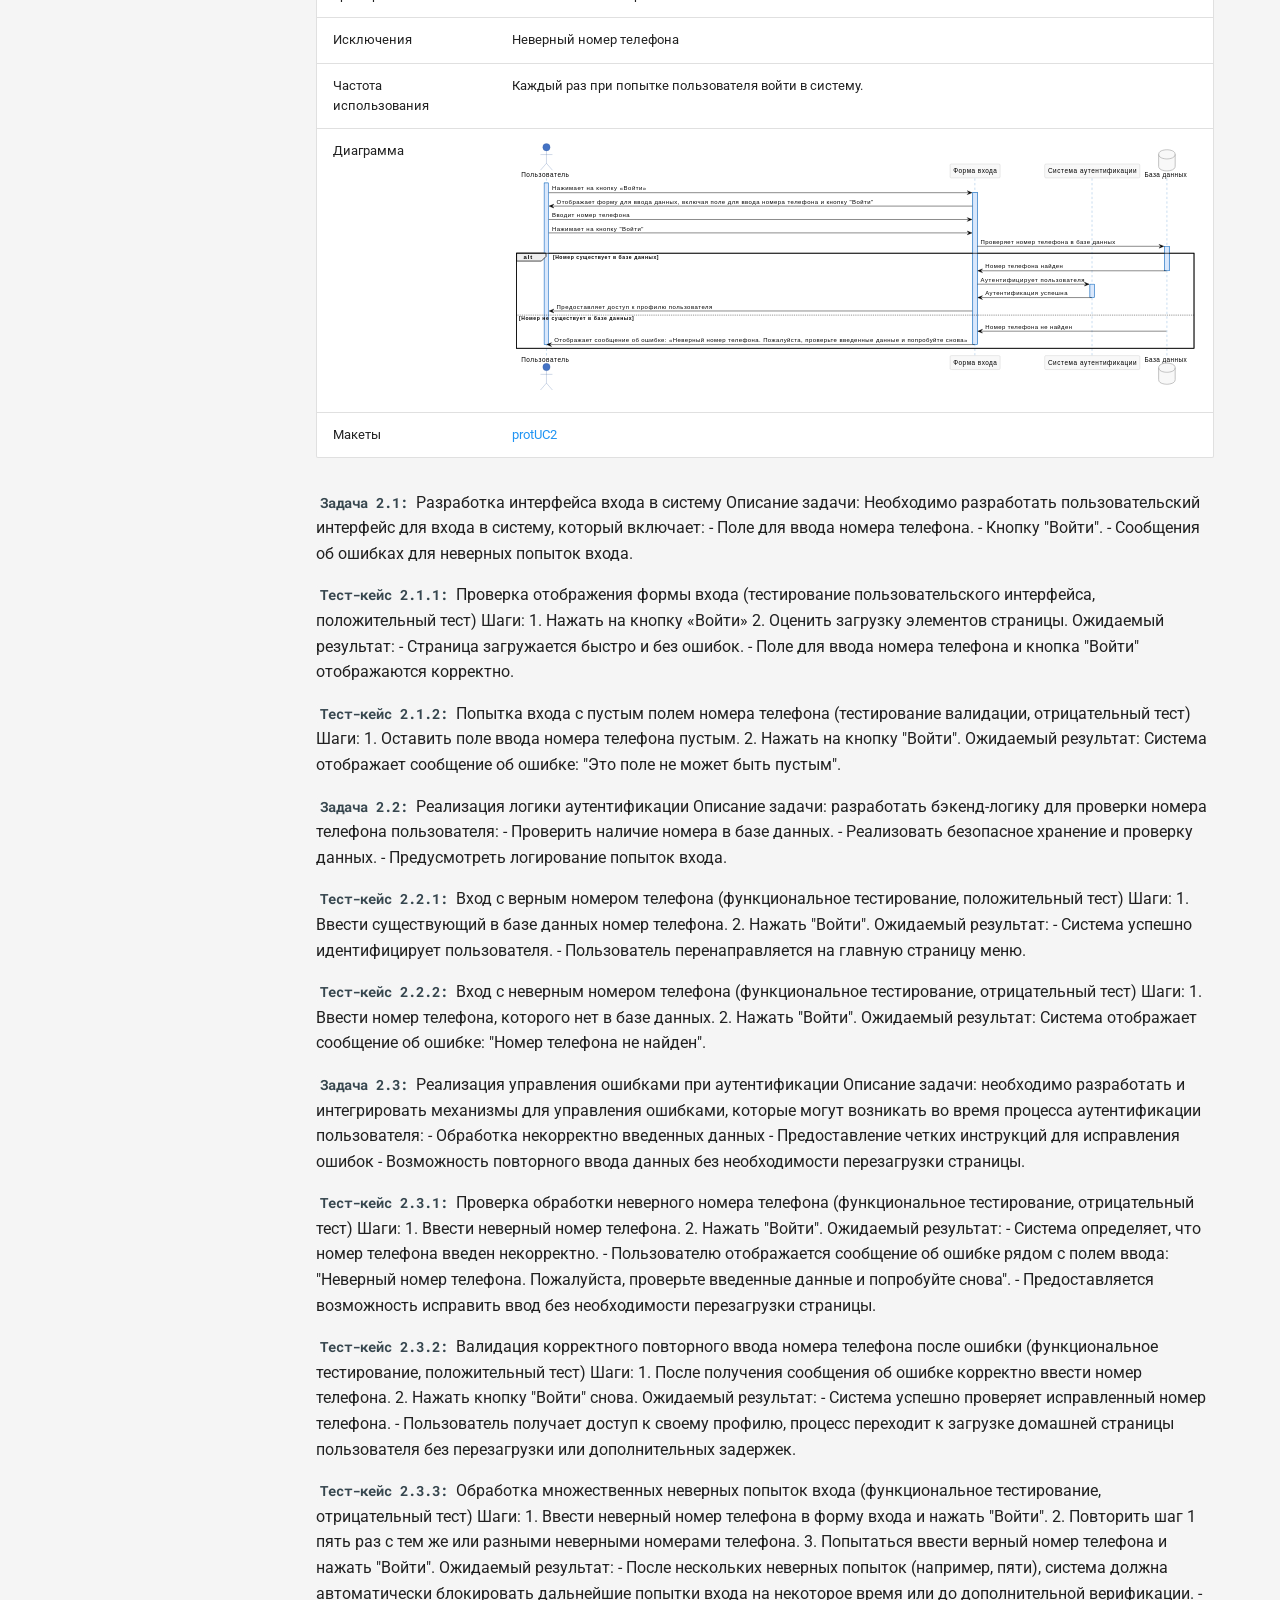
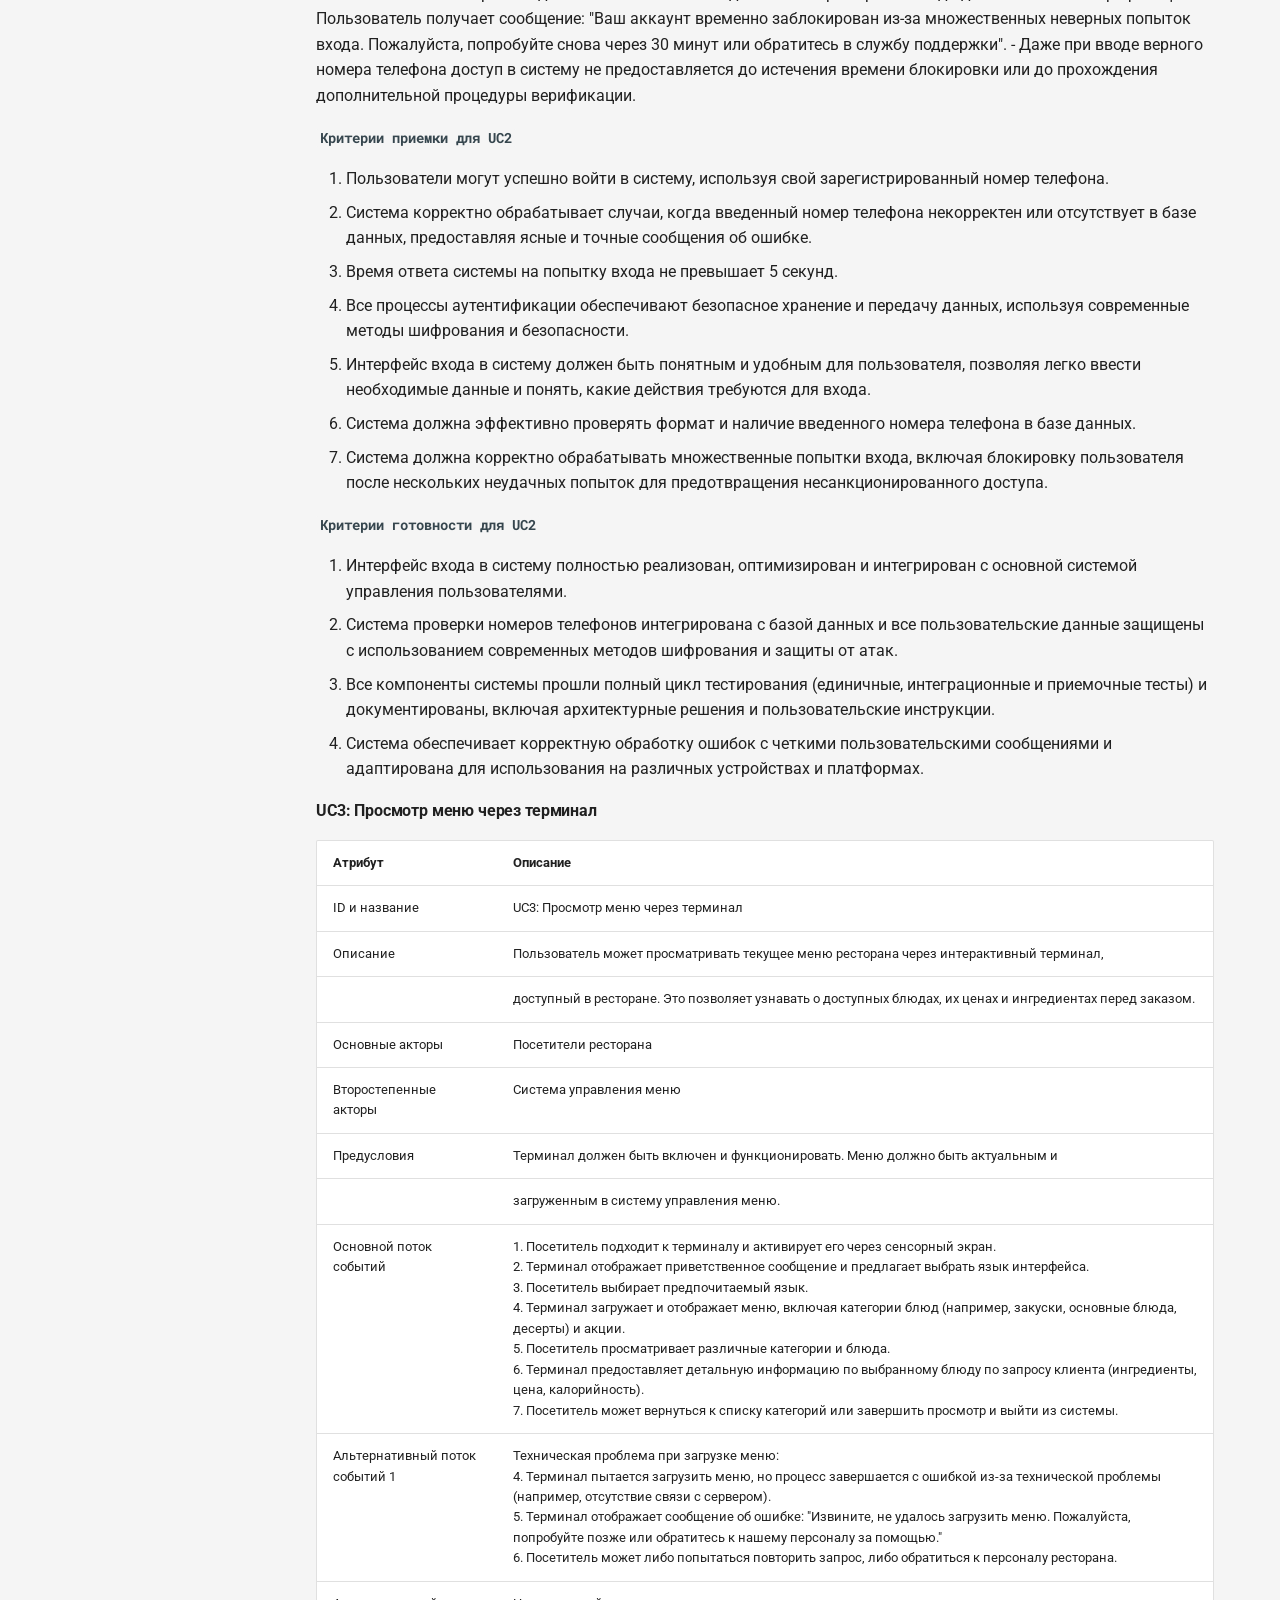
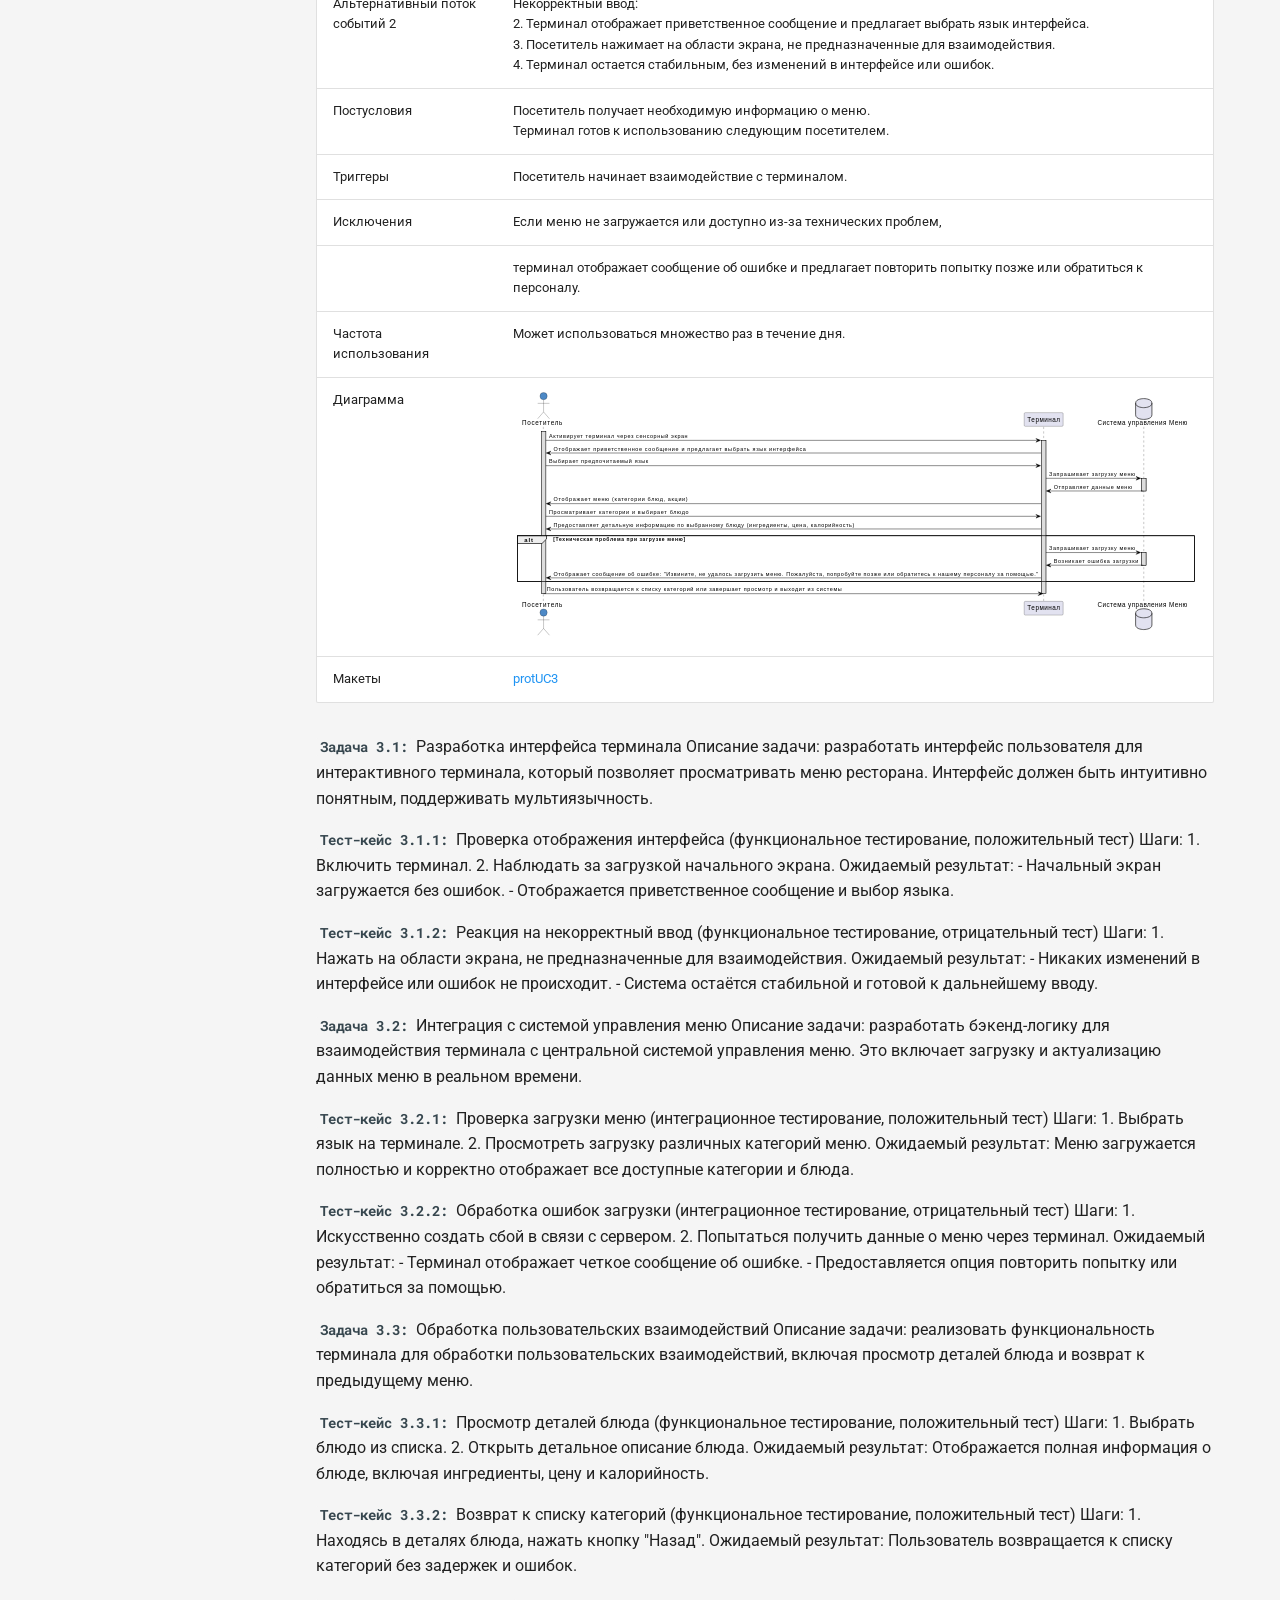
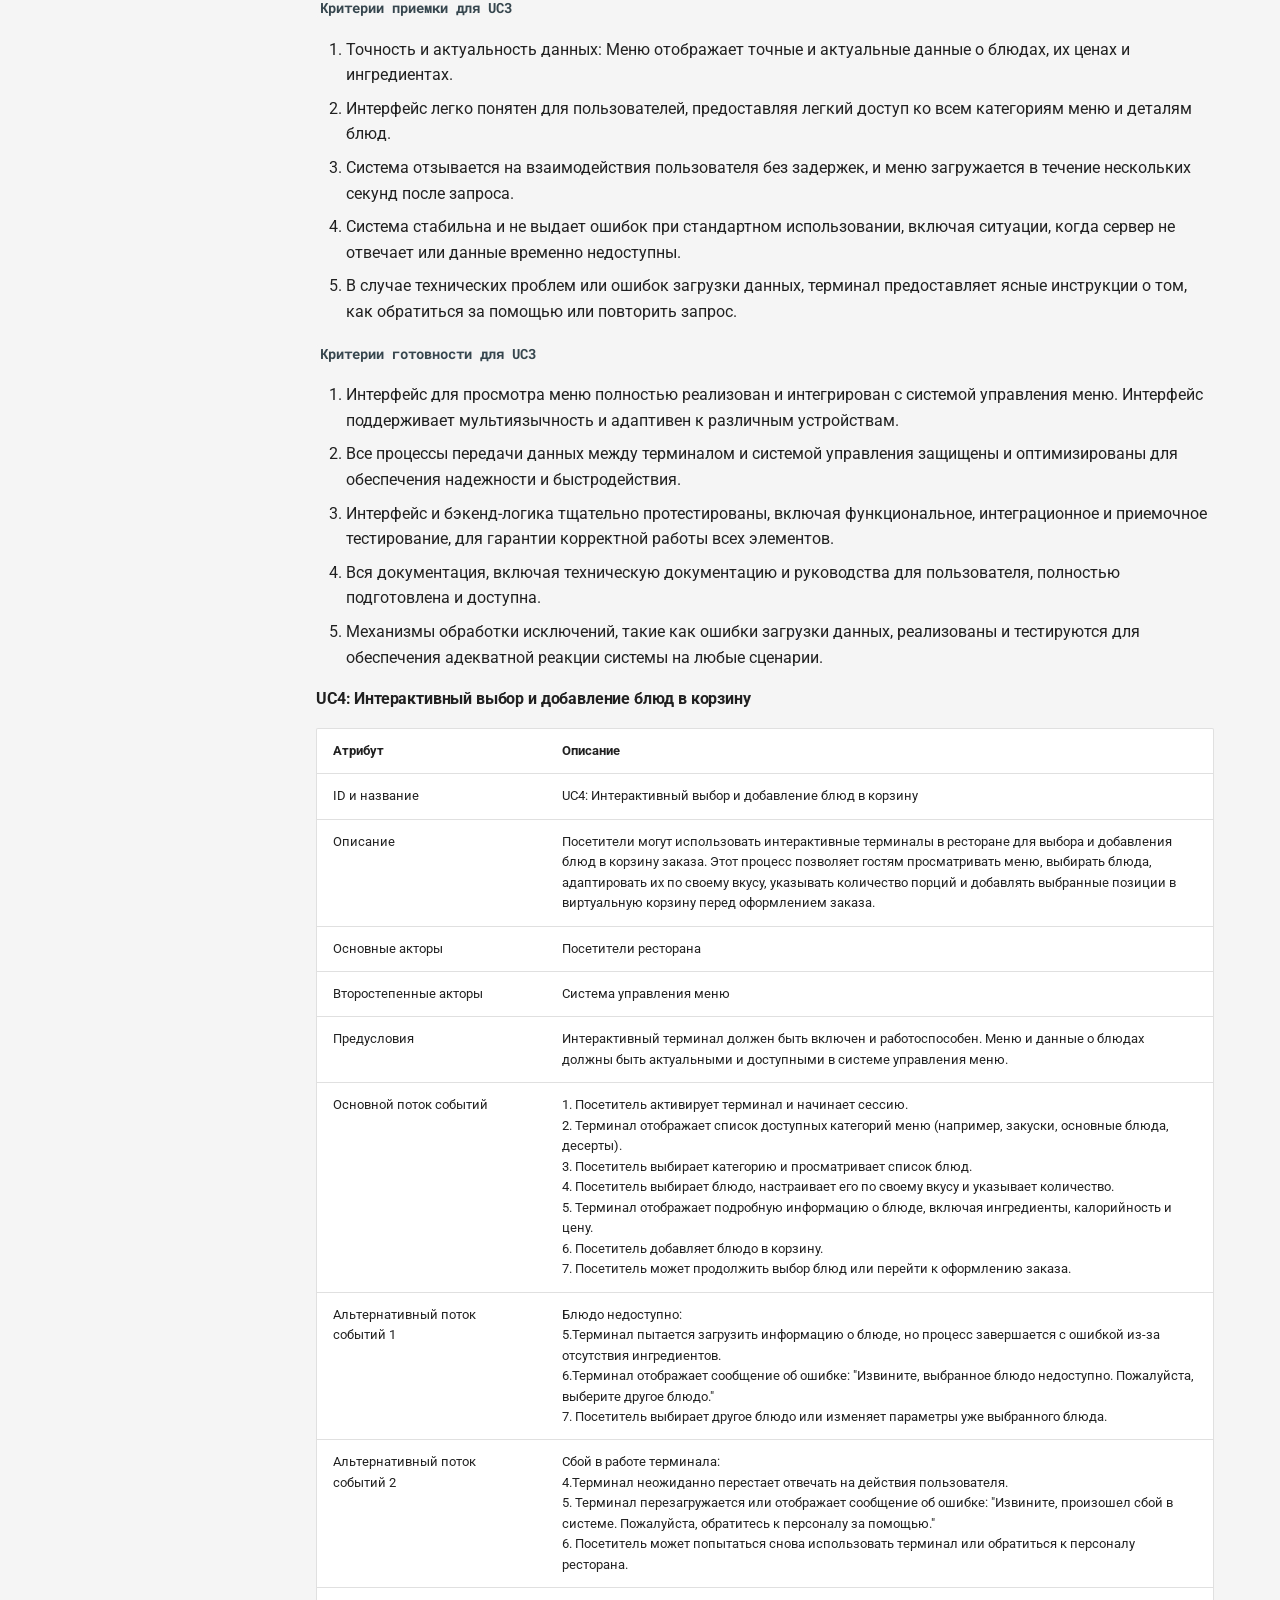
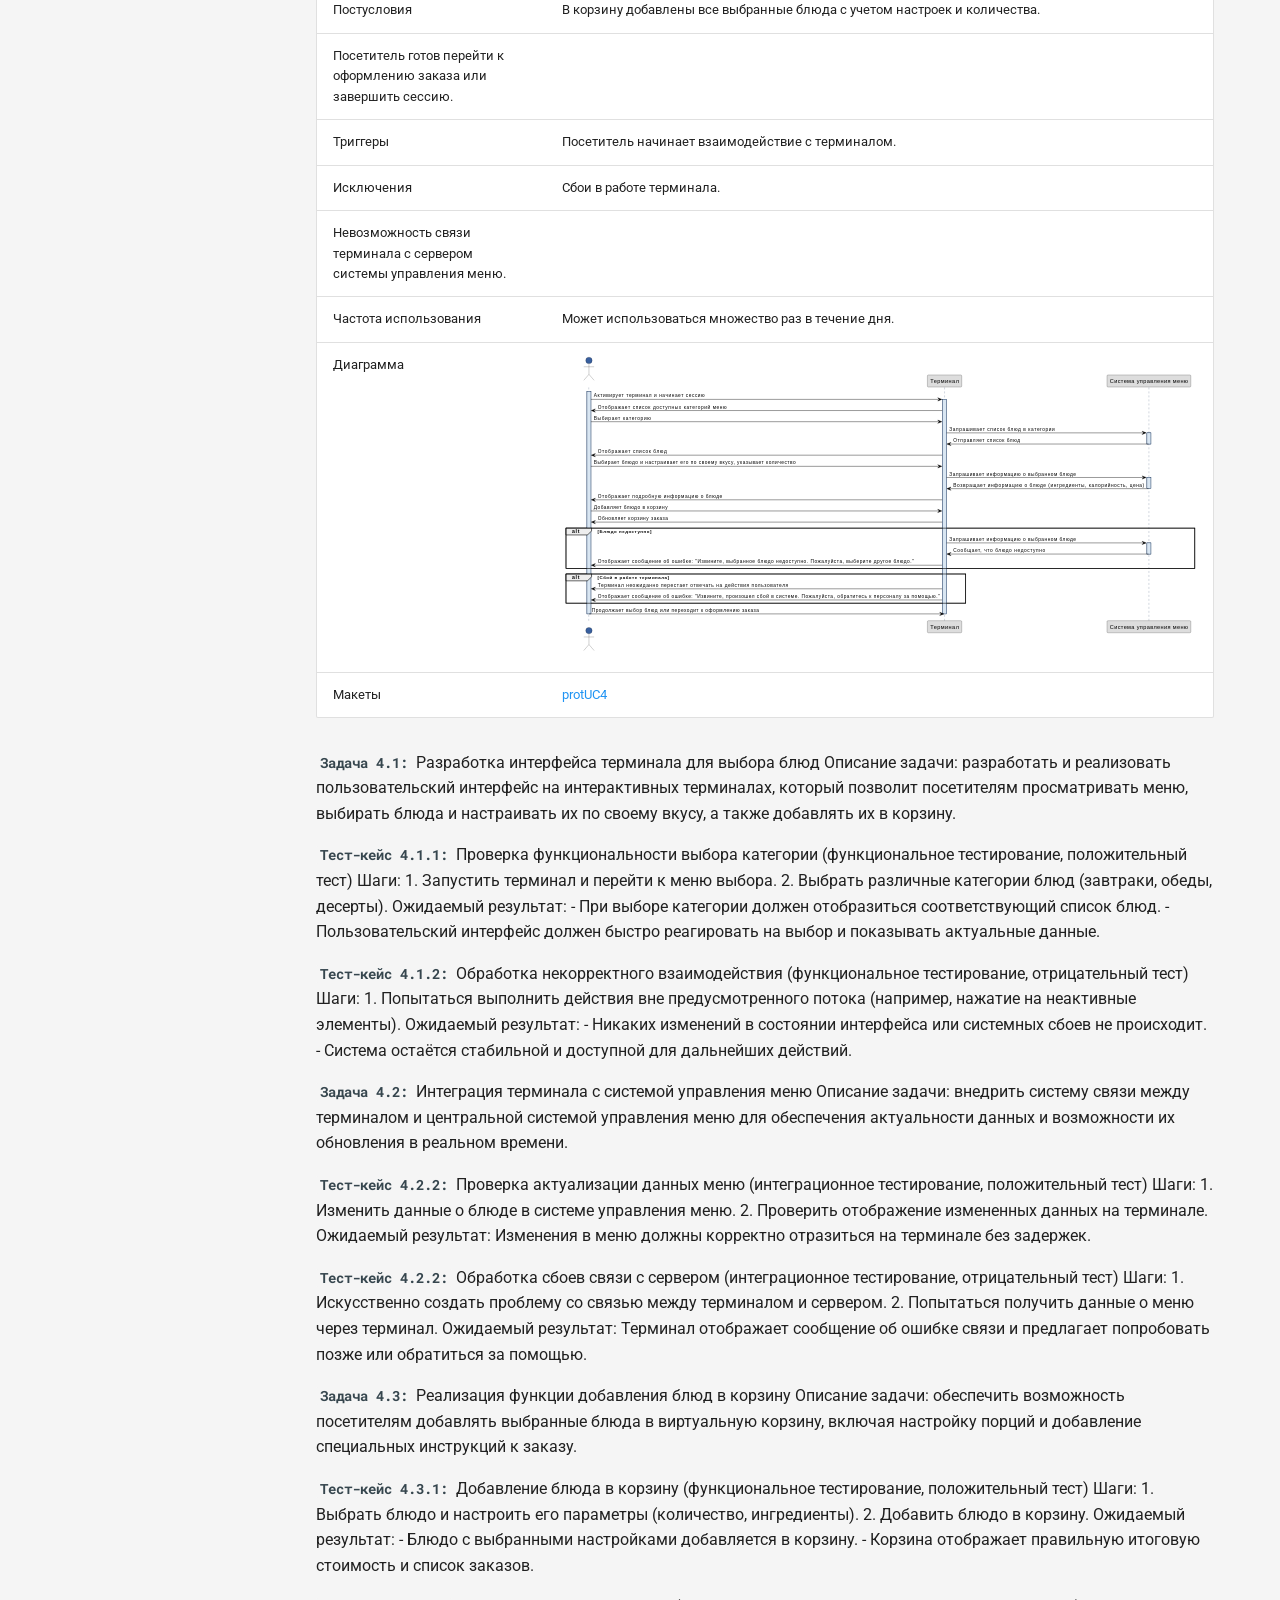
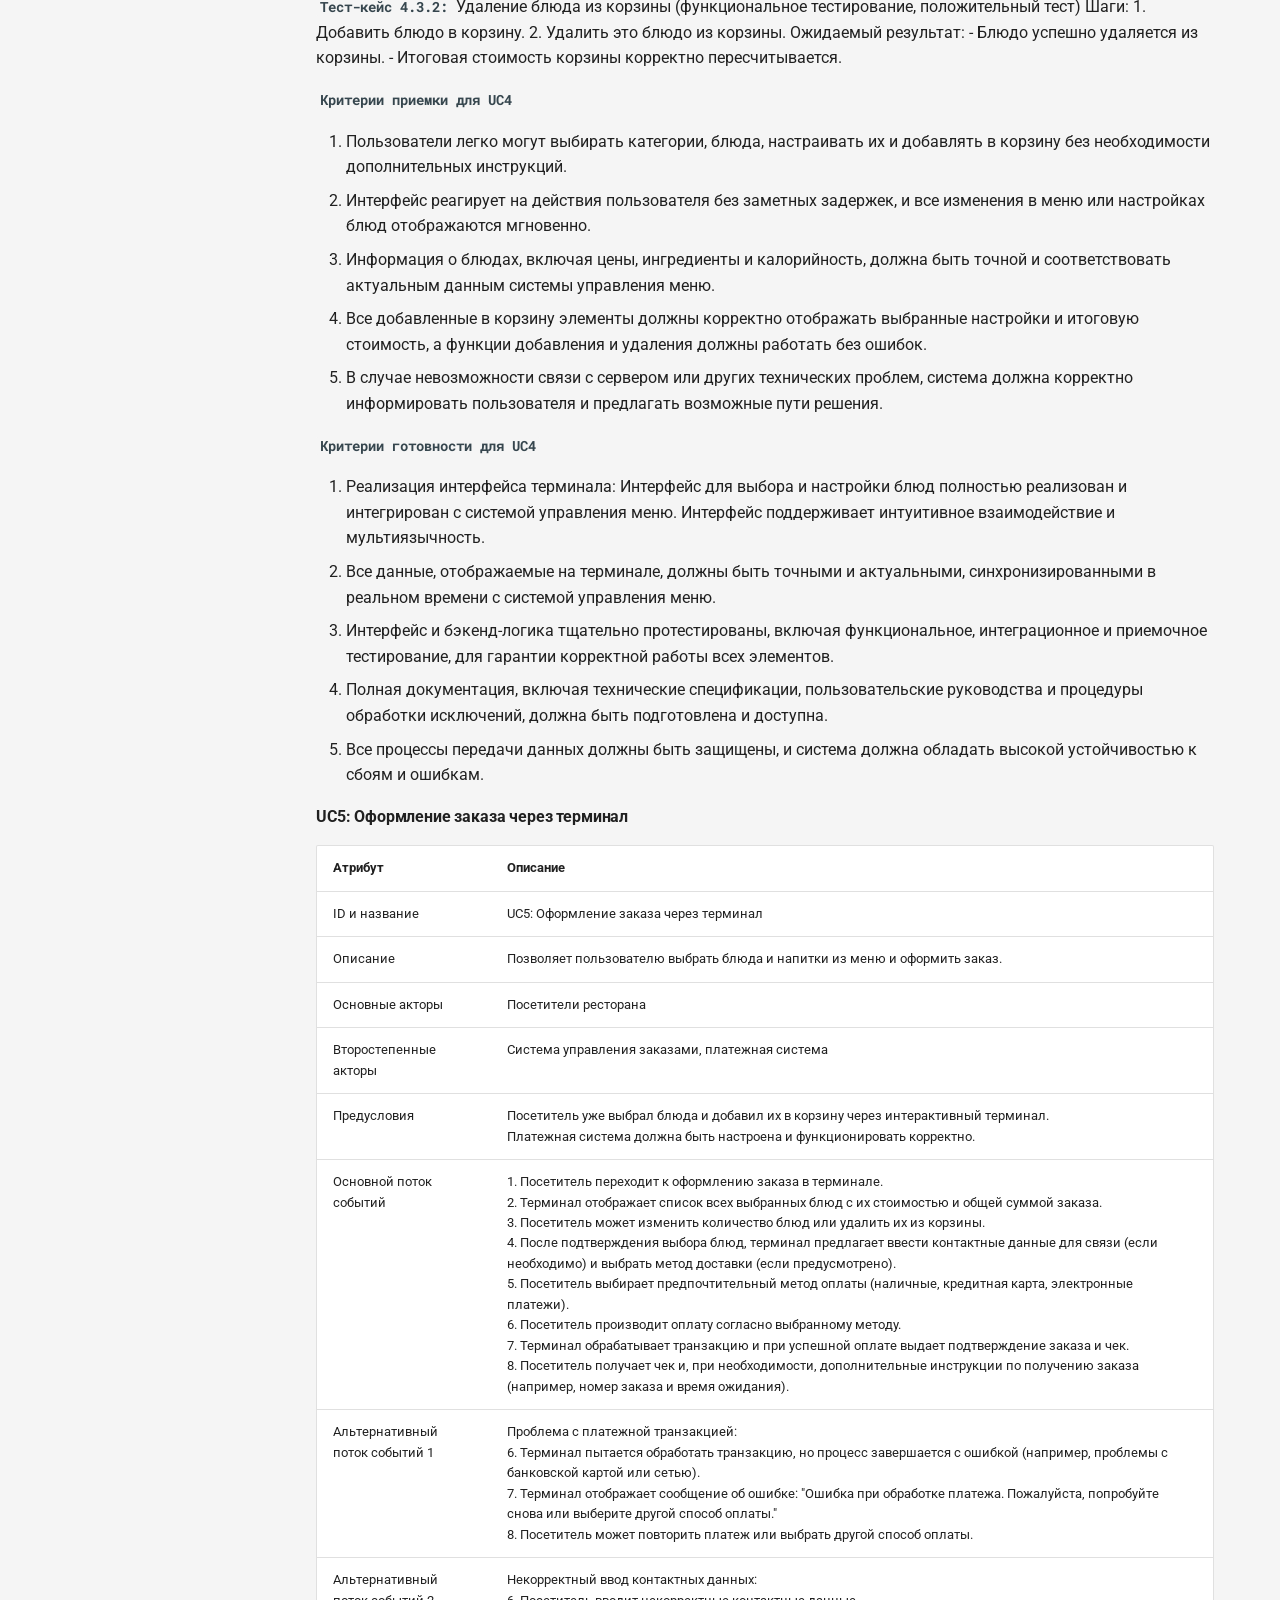
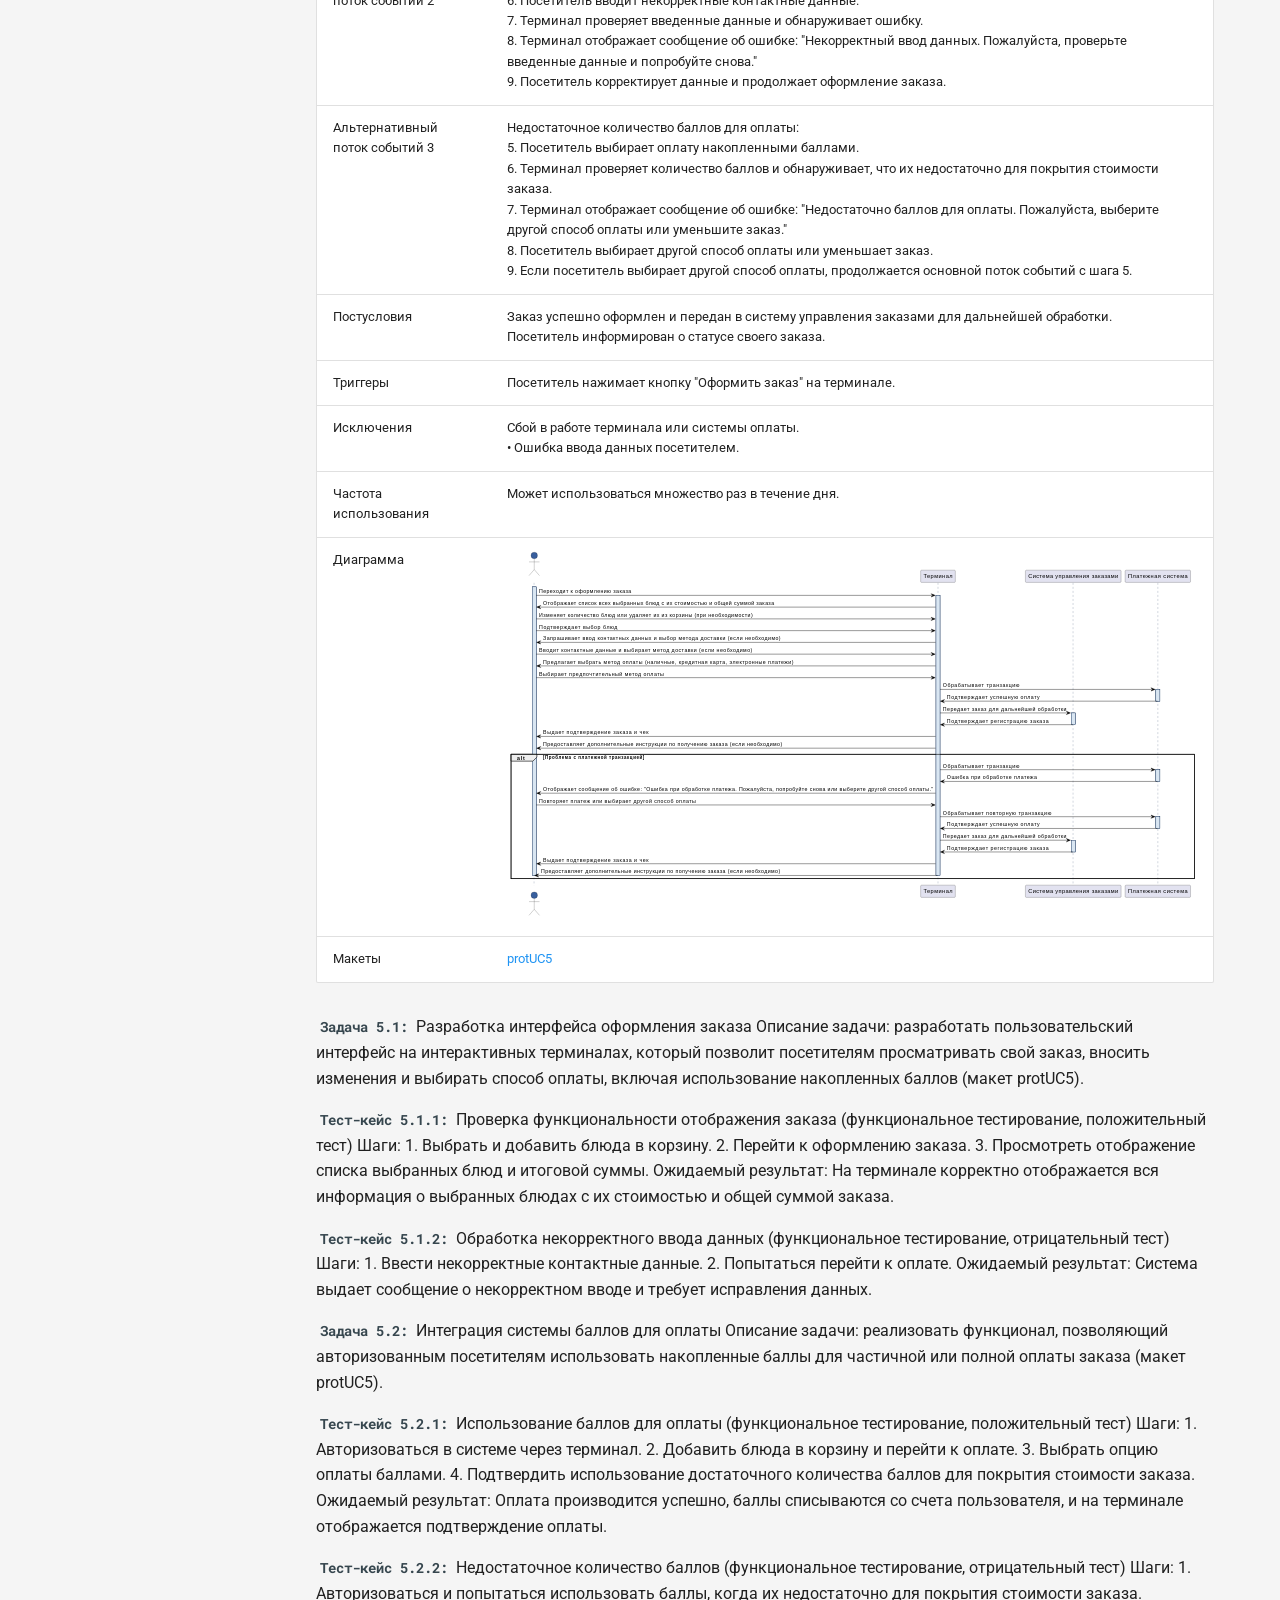
<file: uc/index.html>
<!DOCTYPE html>

<html class="no-js" lang="ru">
<head>
<meta charset="utf-8"/>
<meta content="width=device-width,initial-scale=1" name="viewport"/>
<link href="../api/" rel="prev"/>
<link href="../assets/images/favicon.png" rel="icon"/>
<meta content="mkdocs-1.6.0, mkdocs-material-9.5.31" name="generator"/>
<title>Сценарии использования - Проектирование информационной системы для сети роботизированных ресторанов "Робот и точка"</title>
<link href="../assets/stylesheets/main.3cba04c6.min.css" rel="stylesheet"/>
<link href="../assets/stylesheets/palette.06af60db.min.css" rel="stylesheet"/>
<link crossorigin="" href="https://fonts.gstatic.com" rel="preconnect"/>
<link href="https://fonts.googleapis.com/css?family=Roboto:300,300i,400,400i,700,700i%7CRoboto+Mono:400,400i,700,700i&amp;display=fallback" rel="stylesheet"/>
<style>:root{--md-text-font:"Roboto";--md-code-font:"Roboto Mono"}</style>
<link href="../stylesheets/extra.css" rel="stylesheet"/>
<script>__md_scope=new URL("..",location),__md_hash=e=>[...e].reduce((e,_)=>(e<<5)-e+_.charCodeAt(0),0),__md_get=(e,_=localStorage,t=__md_scope)=>JSON.parse(_.getItem(t.pathname+"."+e)),__md_set=(e,_,t=localStorage,a=__md_scope)=>{try{t.setItem(a.pathname+"."+e,JSON.stringify(_))}catch(e){}}</script>
</head>
<body data-md-color-accent="violet" data-md-color-primary="blue" data-md-color-scheme="default" dir="ltr">
<input autocomplete="off" class="md-toggle" data-md-toggle="drawer" id="__drawer" type="checkbox"/>
<input autocomplete="off" class="md-toggle" data-md-toggle="search" id="__search" type="checkbox"/>
<label class="md-overlay" for="__drawer"></label>
<div data-md-component="skip">
<a class="md-skip" href="#_1">
          Перейти к содержанию
        </a>
</div>
<div data-md-component="announce">
</div>
<header class="md-header" data-md-component="header">
<nav aria-label="Верхний колонтитул" class="md-header__inner md-grid">
<a aria-label="Проектирование информационной системы для сети роботизированных ресторанов " class="md-header__button md-logo" data-md-component="logo" href=".." title='Проектирование информационной системы для сети роботизированных ресторанов "Робот и точка"' и="" робот="" точка""="">
<svg viewbox="0 0 24 24" xmlns="http://www.w3.org/2000/svg"><path d="M12 8a3 3 0 0 0 3-3 3 3 0 0 0-3-3 3 3 0 0 0-3 3 3 3 0 0 0 3 3m0 3.54C9.64 9.35 6.5 8 3 8v11c3.5 0 6.64 1.35 9 3.54 2.36-2.19 5.5-3.54 9-3.54V8c-3.5 0-6.64 1.35-9 3.54Z"></path></svg>
</a>
<label class="md-header__button md-icon" for="__drawer">
<svg viewbox="0 0 24 24" xmlns="http://www.w3.org/2000/svg"><path d="M3 6h18v2H3V6m0 5h18v2H3v-2m0 5h18v2H3v-2Z"></path></svg>
</label>
<div class="md-header__title" data-md-component="header-title">
<div class="md-header__ellipsis">
<div class="md-header__topic">
<span class="md-ellipsis">
            Проектирование информационной системы для сети роботизированных ресторанов "Робот и точка"
          </span>
</div>
<div class="md-header__topic" data-md-component="header-topic">
<span class="md-ellipsis">
            
              Сценарии использования
            
          </span>
</div>
</div>
</div>
<form class="md-header__option" data-md-component="palette">
<input aria-label="Переключиться на тёмную тему" class="md-option" data-md-color-accent="violet" data-md-color-media="" data-md-color-primary="blue" data-md-color-scheme="default" id="__palette_0" name="__palette" type="radio"/>
<label class="md-header__button md-icon" for="__palette_1" hidden="" title="Переключиться на тёмную тему">
<svg viewbox="0 0 24 24" xmlns="http://www.w3.org/2000/svg"><path d="M17 6H7c-3.31 0-6 2.69-6 6s2.69 6 6 6h10c3.31 0 6-2.69 6-6s-2.69-6-6-6zm0 10H7c-2.21 0-4-1.79-4-4s1.79-4 4-4h10c2.21 0 4 1.79 4 4s-1.79 4-4 4zM7 9c-1.66 0-3 1.34-3 3s1.34 3 3 3 3-1.34 3-3-1.34-3-3-3z"></path></svg>
</label>
<input aria-label="Переключиться на светлую тему" class="md-option" data-md-color-accent="darkgreen" data-md-color-media="" data-md-color-primary="violet" data-md-color-scheme="slate" id="__palette_1" name="__palette" type="radio"/>
<label class="md-header__button md-icon" for="__palette_0" hidden="" title="Переключиться на светлую тему">
<svg viewbox="0 0 24 24" xmlns="http://www.w3.org/2000/svg"><path d="M17 7H7a5 5 0 0 0-5 5 5 5 0 0 0 5 5h10a5 5 0 0 0 5-5 5 5 0 0 0-5-5m0 8a3 3 0 0 1-3-3 3 3 0 0 1 3-3 3 3 0 0 1 3 3 3 3 0 0 1-3 3Z"></path></svg>
</label>
</form>
<script>var media,input,key,value,palette=__md_get("__palette");if(palette&&palette.color){"(prefers-color-scheme)"===palette.color.media&&(media=matchMedia("(prefers-color-scheme: light)"),input=document.querySelector(media.matches?"[data-md-color-media='(prefers-color-scheme: light)']":"[data-md-color-media='(prefers-color-scheme: dark)']"),palette.color.media=input.getAttribute("data-md-color-media"),palette.color.scheme=input.getAttribute("data-md-color-scheme"),palette.color.primary=input.getAttribute("data-md-color-primary"),palette.color.accent=input.getAttribute("data-md-color-accent"));for([key,value]of Object.entries(palette.color))document.body.setAttribute("data-md-color-"+key,value)}</script>
<label class="md-header__button md-icon" for="__search">
<svg viewbox="0 0 24 24" xmlns="http://www.w3.org/2000/svg"><path d="M9.5 3A6.5 6.5 0 0 1 16 9.5c0 1.61-.59 3.09-1.56 4.23l.27.27h.79l5 5-1.5 1.5-5-5v-.79l-.27-.27A6.516 6.516 0 0 1 9.5 16 6.5 6.5 0 0 1 3 9.5 6.5 6.5 0 0 1 9.5 3m0 2C7 5 5 7 5 9.5S7 14 9.5 14 14 12 14 9.5 12 5 9.5 5Z"></path></svg>
</label>
<div class="md-search" data-md-component="search" role="dialog">
<label class="md-search__overlay" for="__search"></label>
<div class="md-search__inner" role="search">
<form class="md-search__form" name="search">
<input aria-label="Поиск" autocapitalize="off" autocomplete="off" autocorrect="off" class="md-search__input" data-md-component="search-query" name="query" placeholder="Поиск" required="" spellcheck="false" type="text"/>
<label class="md-search__icon md-icon" for="__search">
<svg viewbox="0 0 24 24" xmlns="http://www.w3.org/2000/svg"><path d="M9.5 3A6.5 6.5 0 0 1 16 9.5c0 1.61-.59 3.09-1.56 4.23l.27.27h.79l5 5-1.5 1.5-5-5v-.79l-.27-.27A6.516 6.516 0 0 1 9.5 16 6.5 6.5 0 0 1 3 9.5 6.5 6.5 0 0 1 9.5 3m0 2C7 5 5 7 5 9.5S7 14 9.5 14 14 12 14 9.5 12 5 9.5 5Z"></path></svg>
<svg viewbox="0 0 24 24" xmlns="http://www.w3.org/2000/svg"><path d="M20 11v2H8l5.5 5.5-1.42 1.42L4.16 12l7.92-7.92L13.5 5.5 8 11h12Z"></path></svg>
</label>
<nav aria-label="Поиск" class="md-search__options">
<button aria-label="Очистить" class="md-search__icon md-icon" tabindex="-1" title="Очистить" type="reset">
<svg viewbox="0 0 24 24" xmlns="http://www.w3.org/2000/svg"><path d="M19 6.41 17.59 5 12 10.59 6.41 5 5 6.41 10.59 12 5 17.59 6.41 19 12 13.41 17.59 19 19 17.59 13.41 12 19 6.41Z"></path></svg>
</button>
</nav>
<div class="md-search__suggest" data-md-component="search-suggest"></div>
</form>
<div class="md-search__output">
<div class="md-search__scrollwrap" data-md-scrollfix="" tabindex="0">
<div class="md-search-result" data-md-component="search-result">
<div class="md-search-result__meta">
            Инициализация поиска
          </div>
<ol class="md-search-result__list" role="presentation"></ol>
</div>
</div>
</div>
</div>
</div>
<div class="md-header__source">
<a class="md-source" data-md-component="source" href="https://github.com/mariashapoval/Otus" title="Перейти к репозиторию">
<div class="md-source__icon md-icon">
<svg viewbox="0 0 448 512" xmlns="http://www.w3.org/2000/svg"><!--! Font Awesome Free 6.6.0 by @fontawesome - https://fontawesome.com License - https://fontawesome.com/license/free (Icons: CC BY 4.0, Fonts: SIL OFL 1.1, Code: MIT License) Copyright 2024 Fonticons, Inc.--><path d="M439.55 236.05 244 40.45a28.87 28.87 0 0 0-40.81 0l-40.66 40.63 51.52 51.52c27.06-9.14 52.68 16.77 43.39 43.68l49.66 49.66c34.23-11.8 61.18 31 35.47 56.69-26.49 26.49-70.21-2.87-56-37.34L240.22 199v121.85c25.3 12.54 22.26 41.85 9.08 55a34.34 34.34 0 0 1-48.55 0c-17.57-17.6-11.07-46.91 11.25-56v-123c-20.8-8.51-24.6-30.74-18.64-45L142.57 101 8.45 235.14a28.86 28.86 0 0 0 0 40.81l195.61 195.6a28.86 28.86 0 0 0 40.8 0l194.69-194.69a28.86 28.86 0 0 0 0-40.81z"></path></svg>
</div>
<div class="md-source__repository">
    mariashapoval/Otus
  </div>
</a>
</div>
</nav>
</header>
<div class="md-container" data-md-component="container">
<nav aria-label="Вкладки" class="md-tabs" data-md-component="tabs">
<div class="md-grid">
<ul class="md-tabs__list">
<li class="md-tabs__item">
<a class="md-tabs__link" href="..">
          
  
    
  
  Домашняя страница

        </a>
</li>
<li class="md-tabs__item">
<a class="md-tabs__link" href="../info/">
          
  
    
  
  Документация

        </a>
</li>
<li class="md-tabs__item md-tabs__item--active">
<a class="md-tabs__link" href="./">
          
  
    
  
  Задачи

        </a>
</li>
</ul>
</div>
</nav>
<main class="md-main" data-md-component="main">
<div class="md-main__inner md-grid">
<div class="md-sidebar md-sidebar--primary" data-md-component="sidebar" data-md-type="navigation">
<div class="md-sidebar__scrollwrap">
<div class="md-sidebar__inner">
<nav aria-label="Навигация" class="md-nav md-nav--primary md-nav--lifted md-nav--integrated" data-md-level="0">
<label class="md-nav__title" for="__drawer">
<a aria-label="Проектирование информационной системы для сети роботизированных ресторанов " class="md-nav__button md-logo" data-md-component="logo" href=".." title='Проектирование информационной системы для сети роботизированных ресторанов "Робот и точка"' и="" робот="" точка""="">
<svg viewbox="0 0 24 24" xmlns="http://www.w3.org/2000/svg"><path d="M12 8a3 3 0 0 0 3-3 3 3 0 0 0-3-3 3 3 0 0 0-3 3 3 3 0 0 0 3 3m0 3.54C9.64 9.35 6.5 8 3 8v11c3.5 0 6.64 1.35 9 3.54 2.36-2.19 5.5-3.54 9-3.54V8c-3.5 0-6.64 1.35-9 3.54Z"></path></svg>
</a>
    Проектирование информационной системы для сети роботизированных ресторанов "Робот и точка"
  </label>
<div class="md-nav__source">
<a class="md-source" data-md-component="source" href="https://github.com/mariashapoval/Otus" title="Перейти к репозиторию">
<div class="md-source__icon md-icon">
<svg viewbox="0 0 448 512" xmlns="http://www.w3.org/2000/svg"><!--! Font Awesome Free 6.6.0 by @fontawesome - https://fontawesome.com License - https://fontawesome.com/license/free (Icons: CC BY 4.0, Fonts: SIL OFL 1.1, Code: MIT License) Copyright 2024 Fonticons, Inc.--><path d="M439.55 236.05 244 40.45a28.87 28.87 0 0 0-40.81 0l-40.66 40.63 51.52 51.52c27.06-9.14 52.68 16.77 43.39 43.68l49.66 49.66c34.23-11.8 61.18 31 35.47 56.69-26.49 26.49-70.21-2.87-56-37.34L240.22 199v121.85c25.3 12.54 22.26 41.85 9.08 55a34.34 34.34 0 0 1-48.55 0c-17.57-17.6-11.07-46.91 11.25-56v-123c-20.8-8.51-24.6-30.74-18.64-45L142.57 101 8.45 235.14a28.86 28.86 0 0 0 0 40.81l195.61 195.6a28.86 28.86 0 0 0 40.8 0l194.69-194.69a28.86 28.86 0 0 0 0-40.81z"></path></svg>
</div>
<div class="md-source__repository">
    mariashapoval/Otus
  </div>
</a>
</div>
<ul class="md-nav__list" data-md-scrollfix="">
<li class="md-nav__item md-nav__item--nested">
<input class="md-nav__toggle md-toggle md-toggle--indeterminate" id="__nav_1" type="checkbox"/>
<div class="md-nav__link md-nav__container">
<a class="md-nav__link" href="..">
<span class="md-ellipsis">
    Домашняя страница
  </span>
</a>
</div>
<nav aria-expanded="false" aria-labelledby="__nav_1_label" class="md-nav" data-md-level="1">
<label class="md-nav__title" for="__nav_1">
<span class="md-nav__icon md-icon"></span>
            Домашняя страница
          </label>
<ul class="md-nav__list" data-md-scrollfix="">
</ul>
</nav>
</li>
<li class="md-nav__item md-nav__item--nested">
<input class="md-nav__toggle md-toggle md-toggle--indeterminate" id="__nav_2" type="checkbox"/>
<label class="md-nav__link" for="__nav_2" id="__nav_2_label" tabindex="0">
<span class="md-ellipsis">
    Документация
  </span>
<span class="md-nav__icon md-icon"></span>
</label>
<nav aria-expanded="false" aria-labelledby="__nav_2_label" class="md-nav" data-md-level="1">
<label class="md-nav__title" for="__nav_2">
<span class="md-nav__icon md-icon"></span>
            Документация
          </label>
<ul class="md-nav__list" data-md-scrollfix="">
<li class="md-nav__item">
<a class="md-nav__link" href="../info/">
<span class="md-ellipsis">
    Общее описание проекта
  </span>
</a>
</li>
<li class="md-nav__item">
<a class="md-nav__link" href="../goals/">
<span class="md-ellipsis">
    Бизнес-цели проекта
  </span>
</a>
</li>
<li class="md-nav__item">
<a class="md-nav__link" href="../glossary/">
<span class="md-ellipsis">
    Описание предметной области
  </span>
</a>
</li>
<li class="md-nav__item">
<a class="md-nav__link" href="../brs/">
<span class="md-ellipsis">
    Анализ бизнес-требований к системе автоматизированного ресторана
  </span>
</a>
</li>
<li class="md-nav__item">
<a class="md-nav__link" href="../req/">
<span class="md-ellipsis">
    Требования
  </span>
</a>
</li>
<li class="md-nav__item">
<a class="md-nav__link" href="../models/">
<span class="md-ellipsis">
    Проектирование приложения
  </span>
</a>
</li>
<li class="md-nav__item">
<a class="md-nav__link" href="../architecture/">
<span class="md-ellipsis">
    Архитектурный стиль
  </span>
</a>
</li>
<li class="md-nav__item">
<a class="md-nav__link" href="../api/">
<span class="md-ellipsis">
    API Интеграция
  </span>
</a>
</li>
</ul>
</nav>
</li>
<li class="md-nav__item md-nav__item--active md-nav__item--section md-nav__item--nested">
<input checked="" class="md-nav__toggle md-toggle" id="__nav_3" type="checkbox"/>
<label class="md-nav__link" for="__nav_3" id="__nav_3_label" tabindex="">
<span class="md-ellipsis">
    Задачи
  </span>
<span class="md-nav__icon md-icon"></span>
</label>
<nav aria-expanded="true" aria-labelledby="__nav_3_label" class="md-nav" data-md-level="1">
<label class="md-nav__title" for="__nav_3">
<span class="md-nav__icon md-icon"></span>
            Задачи
          </label>
<ul class="md-nav__list" data-md-scrollfix="">
<li class="md-nav__item md-nav__item--active">
<input class="md-nav__toggle md-toggle" id="__toc" type="checkbox"/>
<label class="md-nav__link md-nav__link--active" for="__toc">
<span class="md-ellipsis">
    Сценарии использования
  </span>
<span class="md-nav__icon md-icon"></span>
</label>
<a class="md-nav__link md-nav__link--active" href="./">
<span class="md-ellipsis">
    Сценарии использования
  </span>
</a>
<nav aria-label="Содержание" class="md-nav md-nav--secondary">
<label class="md-nav__title" for="__toc">
<span class="md-nav__icon md-icon"></span>
      Содержание
    </label>
<ul class="md-nav__list" data-md-component="toc" data-md-scrollfix="">
<li class="md-nav__item">
<a class="md-nav__link" href="#usecases-mvp">
<span class="md-ellipsis">
      Описание UseCases, реализуемых в рамках MVP
    </span>
</a>
<nav aria-label="Описание UseCases, реализуемых в рамках MVP" class="md-nav">
<ul class="md-nav__list">
<li class="md-nav__item">
<a class="md-nav__link" href="#uc1">
<span class="md-ellipsis">
      UC1: Регистрация пользователя
    </span>
</a>
</li>
<li class="md-nav__item">
<a class="md-nav__link" href="#uc2">
<span class="md-ellipsis">
      UC2: Вход в систему
    </span>
</a>
</li>
<li class="md-nav__item">
<a class="md-nav__link" href="#uc3">
<span class="md-ellipsis">
      UC3: Просмотр меню через терминал
    </span>
</a>
</li>
<li class="md-nav__item">
<a class="md-nav__link" href="#uc4">
<span class="md-ellipsis">
      UC4: Интерактивный выбор и добавление блюд в корзину
    </span>
</a>
</li>
<li class="md-nav__item">
<a class="md-nav__link" href="#uc5">
<span class="md-ellipsis">
      UC5: Оформление заказа через терминал
    </span>
</a>
</li>
</ul>
</nav>
</li>
</ul>
</nav>
</li>
</ul>
</nav>
</li>
</ul>
</nav>
</div>
</div>
</div>
<div class="md-content" data-md-component="content">
<article class="md-content__inner md-typeset">
<h1 id="_1">Сценарии использования</h1>
<h2 id="usecases-mvp">Описание UseCases, реализуемых в рамках MVP</h2>
<h4 id="uc1">UC1: Регистрация пользователя</h4>
<table>
<thead>
<tr>
<th>Атрибут</th>
<th>Описание</th>
</tr>
</thead>
<tbody>
<tr>
<td>ID и название</td>
<td>UC1: Регистрация пользователя</td>
</tr>
<tr>
<td>Описание</td>
<td>Позволяет новым пользователям создать учетную запись в системе.</td>
</tr>
<tr>
<td>Основные акторы</td>
<td>Потенциальные пользователи</td>
</tr>
<tr>
<td>Второстепенные акторы</td>
<td>Система аутентификации</td>
</tr>
<tr>
<td>Предусловия</td>
<td>Пользователь не должен быть зарегистрирован в системе.</td>
</tr>
<tr>
<td>Основной поток событий</td>
<td>1. Пользователь выбирает опцию регистрации. <br/> 2. Система отображает форму для ввода данных. <br/>  3. Пользователь вводит требуемые данные (имя, номер телефона). <br/> 4. Пользователь нажимает на кнопку для подтверждения регистрации. <br/> 5. Система проверяет номер в базе данных – номер не зарегистрирован. <br/> 6. Система отправляет SMS с кодом подтверждения на введенный номер телефона. <br/> 7. Пользователь вводит код подтверждения из SMS. <br/> 8. Система проверяет код и регистрирует пользователя.</td>
</tr>
<tr>
<td>Альтернативный поток событий 1</td>
<td>Номер телефона уже зарегистрирован: <br/>  5. Система проверяет номер в базе данных – номер зарегистрирован. <br/> 6. Система отображает сообщение об ошибке: «Этот номер телефона уже используется. Пожалуйста, введите другой номер».</td>
</tr>
<tr>
<td>Альтернативный поток событий 2</td>
<td>Неверный формат номера телефона: <br/> 3. Пользователь вводит требуемые данные (имя, номер телефона). <br/> 4. Система проверяет, что введен неверный формат номера телефона. <br/> 5. Система отображает сообщение об ошибке: «Некорректный формат номера телефона. Пожалуйста, проверьте введенные данные».</td>
</tr>
<tr>
<td>Альтернативный поток событий 3</td>
<td>Не получено SMS с кодом подтверждения: <br/>  6. Система отправляет SMS с кодом подтверждения на введенный номер телефона. <br/> 7. Пользователь не получил SMS с кодом. <br/> 8. Система предлагает повторно отправить SMS с кодом через 1 минуту. <br/> 9. Пользователь нажимает на кнопку «Отправить SMS»</td>
</tr>
<tr>
<td>Постусловия</td>
<td>Пользователь успешно зарегистрирован и может войти в систему.</td>
</tr>
<tr>
<td>Триггеры</td>
<td>Пользователь выбирает "Зарегистрироваться".</td>
</tr>
<tr>
<td>Исключения</td>
<td>Номер телефона уже используется в системе.</td>
</tr>
<tr>
<td>Частота использования</td>
<td>По мере появления новых пользователей.</td>
</tr>
<tr>
<td>Диаграмма</td>
<td><img alt="" src="../diagrams/include/uc1.svg"/></td>
</tr>
<tr>
<td>Макеты</td>
<td><a href="../assets/images/protUC1.PNG">protUC1</a></td>
</tr>
</tbody>
</table>
<p><strong><code>Задача 1.1:</code></strong> Реализация интерфейса регистрации
Описание задачи: Разработать и интегрировать интерфейс регистрации пользователя, включая форму для ввода имени и номера телефона (макет – protUC1).</p>
<p><strong><code>Тест-кейс 1.1.1:</code></strong> Проверка доступности формы регистрации (тестирование пользовательского интерфейса, положительный тест):
Шаги:
1. Нажать на кнопку «Зарегистрироваться».
2. Дождаться полной загрузки страницы регистрации.
Ожидаемый результат: Форма регистрации загружается без ошибок, поля ввода активны.</p>
<p><strong><code>Тест-кейс 1.1.2:</code></strong> Ввод валидных данных (валидационное тестирование, положительный тест):
Шаги:
1. Ввести корректное имя, например, Иван.
2. Ввести мобильный номер телефона, например, +79312009900.
3. Нажать на кнопку "Зарегистрироваться" для отправки данных.
Ожидаемый результат: Данные принимаются без ошибок, пользователь переходит к следующему шагу (получение SMS).</p>
<p><strong><code>Тест-кейс 1.1.3:</code></strong> Попытка отправить пустую форму (валидационное тестирование, отрицательный тест):
Шаги:
1. Перейти на страницу регистрации.
2. Оставить поля ввода имени и номера телефона пустыми.
3. Нажать на кнопку "Зарегистрироваться" без ввода каких-либо данных в форму.
4. Наблюдать за реакцией системы.
Ожидаемый результат:
* Система выдает сообщение о необходимости заполнения всех полей.
* Кнопка "Зарегистрироваться" задизейблена.</p>
<p><strong><code>Задача 1.2:</code></strong> Верификация номера телефона и отправка SMS
Описание задачи: Реализовать проверку уникальности номера телефона в базе данных и механизм отправки SMS с кодом подтверждения. Пример макета – Рисунок 2.</p>
<p><strong><code>Тест-кейс 1.2.1:</code></strong> Проверка на уникальность номера телефона (валидационное тестирование, отрицательный тест):
Шаги:
1. Перейти на форму регистрации.
2. Ввести имя и номер телефона, который уже используется другим пользователем в системе.
3. Нажать на кнопку "Зарегистрироваться".
Ожидаемый результат:
* Система идентифицирует, что введенный номер телефона уже зарегистрирован. 
* Пользователь получает сообщение об ошибке: "Этот номер телефона уже используется. Пожалуйста, введите другой номер."</p>
<p><strong><code>Тест-кейс 1.2.2:</code></strong> Отправка SMS на валидный номер (интеграционное тестирование, положительный тест)
Шаги:
1. Перейти на форму регистрации.
2. Ввести имя и уникальный номер телефона, который не используется в системе.
3. Нажать на кнопку "Зарегистрироваться".
Ожидаемый результат:
* Система проверяет, что номер телефона не зарегистрирован в базе данных и принимает его.
* На введенный номер телефона отправляется SMS с кодом подтверждения.
* Пользователь получает уведомление на странице о том, что SMS с кодом подтверждения было отправлено.</p>
<p><strong><code>Тест-кейс 1.2.3:</code></strong> Ввод невалидного номера телефона (валидационное тестирование, отрицательный тест)
Шаги:
1. Перейти на форму регистрации.
2. Ввести в форму регистрации имя и невалидный номер телефона (например, слишком мало цифр или присутствуют буквы).
3. Нажать на кнопку "Зарегистрироваться".
Ожидаемый результат: 
* Система проверяет формат номера телефона и идентифицирует его как невалидный.
* Пользователь получает сообщение об ошибке: "Некорректный формат номера телефона. Пожалуйста, проверьте введенные данные."</p>
<p><strong><code>Задача 1.3:</code></strong> Обработка кода подтверждения и завершение регистрации
Описание задачи: Реализовать функционал для ввода и проверки кода из SMS и завершения процесса регистрации пользователя.</p>
<p><strong><code>Тест-кейс 1.3.1:</code></strong> Ввод корректного кода подтверждения (функциональное тестирование, положительный тест)
Шаги:
1. Перейти на страницу ввода кода подтверждения, которая отображается после отправки SMS пользователю.
2. Ввести корректный код подтверждения, полученный в SMS.
3. Нажать на кнопку «Подтвердить».
Ожидаемый результат:
1. Система проверяет введенный код и подтверждает его правильность.
2. Регистрация завершается успешно, и пользователь автоматически перенаправляется на страницу подтверждения успешной регистрации.</p>
<p><strong><code>Тест-кейс 1.3.2:</code></strong> Ввод некорректного кода подтверждения (функциональное тестирование, отрицательный тест)
Шаги:
1. Перейти на страницу ввода кода подтверждения, которая отображается после отправки SMS пользователю.
2. Ввести некорректный код подтверждения.
3. Нажать на кнопку «Подтвердить».
Ожидаемый результат:
* Система проверяет введенный код и определяет его как некорректный.
* На странице появляется сообщение об ошибке: "Неверный код подтверждения. Пожалуйста, попробуйте снова."
* Пользователь остается на странице ввода кода для повторной попытки.</p>
<p><strong><code>Тест-кейс 1.3.3:</code></strong> Истечение времени действия кода подтверждения (функциональное тестирование, отрицательный тест)
Шаги:
1. Перейти на страницу ввода кода подтверждения после истечения времени действия кода (например, через 30 минут после получения).
2. Ввести код подтверждения, который был получен в SMS.
3. Нажать на кнопку «Подтвердить».
Ожидаемый результат:
* Система проверяет введенный код и определяет, что время его действия истекло.
* На странице появляется сообщение об ошибке: "Время действия кода истекло. Новый код был отправлен на ваш номер телефона."
* Система автоматически отправляет новый код на номер телефона пользователя для повторного ввода.</p>
<p><strong><code>Критерии приемки для UC1</code></strong></p>
<ol>
<li>Пользователи могут успешно зарегистрироваться, вводя свое имя и номер телефона, и получить подтверждение через SMS.</li>
<li>Система корректно обрабатывает ошибки, такие как уже зарегистрированный номер телефона или невалидный ввод, предоставляя ясные сообщения об ошибке.</li>
<li>Интерфейс регистрации отзывчив и загружает формы без задержек, а все поля ввода активны и доступны.</li>
<li>Все введенные данные проверяются на корректность формата и уникальность номера телефона.</li>
<li>Все персональные данные передаются и хранятся в зашифрованном виде, обеспечивая конфиденциальность информации.</li>
<li>SMS с кодом подтверждения отправляется только после успешной валидации данных пользователя и приходит в течение нескольких минут.</li>
</ol>
<p><strong><code>Критерии готовности для UC1</code></strong></p>
<ol>
<li>Интерфейс регистрации пользователя полностью реализован и интегрирован с основной системой.</li>
<li>Система аутентификации успешно интегрирована с базой данных для проверки уникальности номеров телефонов.</li>
<li>Механизм отправки SMS для подтверждения регистрации реализован и функционирует корректно.</li>
<li>Все тест-кейсы выполнены, включая положительные и отрицательные сценарии, и успешно пройдены.</li>
<li>Все требования к безопасности и конфиденциальности выполнены, данные пользователей защищены.</li>
<li>Подготовлена и проверена документация для разработчиков и конечных пользователей по использованию функциональности регистрации.</li>
</ol>
<h4 id="uc2">UC2: Вход в систему</h4>
<table>
<thead>
<tr>
<th>Атрибут</th>
<th>Описание</th>
</tr>
</thead>
<tbody>
<tr>
<td>ID и название</td>
<td>UC2: Вход в систему</td>
</tr>
<tr>
<td>Описание</td>
<td>Аутентификация пользователя для доступа к системе.</td>
</tr>
<tr>
<td>Основные акторы</td>
<td>Зарегистрированные пользователи</td>
</tr>
<tr>
<td>Второстепенные акторы</td>
<td>Система аутентификации</td>
</tr>
<tr>
<td>Предусловия</td>
<td>Пользователь должен быть зарегистрирован.</td>
</tr>
<tr>
<td>Основной поток событий</td>
<td>1. Пользователь нажимает на кнопку «Войти». <br/>  2. Система отображает форму для ввода данных, включая поле для ввода номера телефона и кнопку "Войти". <br/> 3. Пользователь вводит номер телефона. <br/> 4. Пользователь нажимает на кнопку "Войти". <br/> 5. Система проверяет введенные данные – номер телефона заведен в базе данных. <br/> 6. Система предоставляет доступ к профилю пользователя. <br/> 7. Пользователь получает доступ к своему профилю.</td>
</tr>
<tr>
<td>Альтернативный поток событий 1</td>
<td>Неверный номер телефона: <br/> 5. Система проверяет введенные данные и не находит соответствия номера телефона в базе данных. <br/> 6. Система отображает сообщение об ошибке: «Неверный номер телефона. Пожалуйста, проверьте введенные данные и попробуйте снова». <br/> 7. Пользователь возвращается к форме входа и проверяет введенные данные.</td>
</tr>
<tr>
<td>Альтернативный поток событий 2</td>
<td>Пустое поле ввода номера телефона: <br/> 2. Пользователь оставляет поле ввода номера телефона пустым и нажимает на кнопку "Войти". <br/> 3. Система проверяет поле ввода и обнаруживает, что оно пустое. <br/>  4. Система отображает сообщение об ошибке: "Это поле не может быть пустым". <br/>  5. Пользователь возвращается к форме входа и вводит номер телефона.</td>
</tr>
<tr>
<td>Постусловия</td>
<td>Пользователь успешно входит в систему.</td>
</tr>
<tr>
<td>Триггеры</td>
<td>Пользователь выбирает "Войти".</td>
</tr>
<tr>
<td>Исключения</td>
<td>Неверный номер телефона</td>
</tr>
<tr>
<td>Частота использования</td>
<td>Каждый раз при попытке пользователя войти в систему.</td>
</tr>
<tr>
<td>Диаграмма</td>
<td><img alt="" src="../diagrams/include/uc2.svg"/></td>
</tr>
<tr>
<td>Макеты</td>
<td><a href="../assets/images/protUC2.PNG">protUC2</a></td>
</tr>
</tbody>
</table>
<p><strong><code>Задача 2.1:</code></strong> Разработка интерфейса входа в систему
Описание задачи: Необходимо разработать пользовательский интерфейс для входа в систему, который включает: 
- Поле для ввода номера телефона.
- Кнопку "Войти".
- Сообщения об ошибках для неверных попыток входа.</p>
<p><strong><code>Тест-кейс 2.1.1:</code></strong> Проверка отображения формы входа (тестирование пользовательского интерфейса, положительный тест)
Шаги:
1. Нажать на кнопку «Войти»
2. Оценить загрузку элементов страницы.
Ожидаемый результат:
- Страница загружается быстро и без ошибок.
- Поле для ввода номера телефона и кнопка "Войти" отображаются корректно.</p>
<p><strong><code>Тест-кейс 2.1.2:</code></strong> Попытка входа с пустым полем номера телефона (тестирование валидации, отрицательный тест)
Шаги:
1. Оставить поле ввода номера телефона пустым.
2. Нажать на кнопку "Войти".
Ожидаемый результат: Система отображает сообщение об ошибке: "Это поле не может быть пустым".</p>
<p><strong><code>Задача 2.2:</code></strong> Реализация логики аутентификации
Описание задачи: разработать бэкенд-логику для проверки номера телефона пользователя:
- Проверить наличие номера в базе данных.
- Реализовать безопасное хранение и проверку данных.
- Предусмотреть логирование попыток входа.</p>
<p><strong><code>Тест-кейс 2.2.1:</code></strong> Вход с верным номером телефона (функциональное тестирование, положительный тест)
Шаги:
1. Ввести существующий в базе данных номер телефона.
2. Нажать "Войти".
Ожидаемый результат:
- Система успешно идентифицирует пользователя.
- Пользователь перенаправляется на главную страницу меню.</p>
<p><strong><code>Тест-кейс 2.2.2:</code></strong> Вход с неверным номером телефона (функциональное тестирование, отрицательный тест)
Шаги:
1. Ввести номер телефона, которого нет в базе данных.
2. Нажать "Войти".
Ожидаемый результат: Система отображает сообщение об ошибке: "Номер телефона не найден".</p>
<p><strong><code>Задача 2.3:</code></strong> Реализация управления ошибками при аутентификации
Описание задачи: необходимо разработать и интегрировать механизмы для управления ошибками, которые могут возникать во время процесса аутентификации пользователя:
- Обработка некорректно введенных данных 
- Предоставление четких инструкций для исправления ошибок
- Возможность повторного ввода данных без необходимости перезагрузки страницы.</p>
<p><strong><code>Тест-кейс 2.3.1:</code></strong> Проверка обработки неверного номера телефона (функциональное тестирование, отрицательный тест)
Шаги:
1. Ввести неверный номер телефона.
2. Нажать "Войти".
Ожидаемый результат:
- Система определяет, что номер телефона введен некорректно.
- Пользователю отображается сообщение об ошибке рядом с полем ввода: "Неверный номер телефона. Пожалуйста, проверьте введенные данные и попробуйте снова".
- Предоставляется возможность исправить ввод без необходимости перезагрузки страницы.</p>
<p><strong><code>Тест-кейс 2.3.2:</code></strong> Валидация корректного повторного ввода номера телефона после ошибки (функциональное тестирование, положительный тест)
Шаги:
1. После получения сообщения об ошибке корректно ввести номер телефона.
2. Нажать кнопку "Войти" снова.
Ожидаемый результат:
- Система успешно проверяет исправленный номер телефона.
- Пользователь получает доступ к своему профилю, процесс переходит к загрузке домашней страницы пользователя без перезагрузки или дополнительных задержек.</p>
<p><strong><code>Тест-кейс 2.3.3:</code></strong> Обработка множественных неверных попыток входа (функциональное тестирование, отрицательный тест)
Шаги:
1. Ввести неверный номер телефона в форму входа и нажать "Войти".
2. Повторить шаг 1 пять раз с тем же или разными неверными номерами телефона.
3. Попытаться ввести верный номер телефона и нажать "Войти".
Ожидаемый результат:
- После нескольких неверных попыток (например, пяти), система должна автоматически блокировать дальнейшие попытки входа на некоторое время или до дополнительной верификации.
- Пользователь получает сообщение: "Ваш аккаунт временно заблокирован из-за множественных неверных попыток входа. Пожалуйста, попробуйте снова через 30 минут или обратитесь в службу поддержки".
- Даже при вводе верного номера телефона доступ в систему не предоставляется до истечения времени блокировки или до прохождения дополнительной процедуры верификации.</p>
<p><strong><code>Критерии приемки для UC2</code></strong></p>
<ol>
<li>Пользователи могут успешно войти в систему, используя свой зарегистрированный номер телефона.</li>
<li>Система корректно обрабатывает случаи, когда введенный номер телефона некорректен или отсутствует в базе данных, предоставляя ясные и точные сообщения об ошибке.</li>
<li>Время ответа системы на попытку входа не превышает 5 секунд.</li>
<li>Все процессы аутентификации обеспечивают безопасное хранение и передачу данных, используя современные методы шифрования и безопасности.</li>
<li>Интерфейс входа в систему должен быть понятным и удобным для пользователя, позволяя легко ввести необходимые данные и понять, какие действия требуются для входа.</li>
<li>Система должна эффективно проверять формат и наличие введенного номера телефона в базе данных.</li>
<li>Система должна корректно обрабатывать множественные попытки входа, включая блокировку пользователя после нескольких неудачных попыток для предотвращения несанкционированного доступа.</li>
</ol>
<p><strong><code>Критерии готовности для UC2</code></strong></p>
<ol>
<li>Интерфейс входа в систему полностью реализован, оптимизирован и интегрирован с основной системой управления пользователями.</li>
<li>Система проверки номеров телефонов интегрирована с базой данных и все пользовательские данные защищены с использованием современных методов шифрования и защиты от атак.</li>
<li>Все компоненты системы прошли полный цикл тестирования (единичные, интеграционные и приемочные тесты) и документированы, включая архитектурные решения и пользовательские инструкции.</li>
<li>Система обеспечивает корректную обработку ошибок с четкими пользовательскими сообщениями и адаптирована для использования на различных устройствах и платформах.</li>
</ol>
<h4 id="uc3">UC3: Просмотр меню через терминал</h4>
<table>
<thead>
<tr>
<th>Атрибут</th>
<th>Описание</th>
</tr>
</thead>
<tbody>
<tr>
<td>ID и название</td>
<td>UC3: Просмотр меню через терминал</td>
</tr>
<tr>
<td>Описание</td>
<td>Пользователь может просматривать текущее меню ресторана через интерактивный терминал,</td>
</tr>
<tr>
<td></td>
<td>доступный в ресторане. Это позволяет узнавать о доступных блюдах, их ценах и ингредиентах перед заказом.</td>
</tr>
<tr>
<td>Основные акторы</td>
<td>Посетители ресторана</td>
</tr>
<tr>
<td>Второстепенные акторы</td>
<td>Система управления меню</td>
</tr>
<tr>
<td>Предусловия</td>
<td>Терминал должен быть включен и функционировать. Меню должно быть актуальным и</td>
</tr>
<tr>
<td></td>
<td>загруженным в систему управления меню.</td>
</tr>
<tr>
<td>Основной поток событий</td>
<td>1. Посетитель подходит к терминалу и активирует его через сенсорный экран. <br/> 2. Терминал отображает приветственное сообщение и предлагает выбрать язык интерфейса. <br/> 3. Посетитель выбирает предпочитаемый язык. <br/> 4. Терминал загружает и отображает меню, включая категории блюд (например, закуски, основные блюда, десерты) и акции. <br/> 5. Посетитель просматривает различные категории и блюда. <br/>  6. Терминал предоставляет детальную информацию по выбранному блюду по запросу клиента (ингредиенты, цена, калорийность). <br/>  7. Посетитель может вернуться к списку категорий или завершить просмотр и выйти из системы.</td>
</tr>
<tr>
<td>Альтернативный поток событий 1</td>
<td>Техническая проблема при загрузке меню: <br/> 4. Терминал пытается загрузить меню, но процесс завершается с ошибкой из-за технической проблемы (например, отсутствие связи с сервером). <br/>  5. Терминал отображает сообщение об ошибке: "Извините, не удалось загрузить меню. Пожалуйста, попробуйте позже или обратитесь к нашему персоналу за помощью." <br/> 6. Посетитель может либо попытаться повторить запрос, либо обратиться к персоналу ресторана.</td>
</tr>
<tr>
<td>Альтернативный поток событий 2</td>
<td>Некорректный ввод: <br/>  2. Терминал отображает приветственное сообщение и предлагает выбрать язык интерфейса. <br/>  3. Посетитель нажимает на области экрана, не предназначенные для взаимодействия. <br/>  4. Терминал остается стабильным, без изменений в интерфейсе или ошибок.</td>
</tr>
<tr>
<td>Постусловия</td>
<td>Посетитель получает необходимую информацию о меню. <br/> Терминал готов к использованию следующим посетителем.</td>
</tr>
<tr>
<td>Триггеры</td>
<td>Посетитель начинает взаимодействие с терминалом.</td>
</tr>
<tr>
<td>Исключения</td>
<td>Если меню не загружается или доступно из-за технических проблем,</td>
</tr>
<tr>
<td></td>
<td>терминал отображает сообщение об ошибке и предлагает повторить попытку позже или обратиться к персоналу.</td>
</tr>
<tr>
<td>Частота использования</td>
<td>Может использоваться множество раз в течение дня.</td>
</tr>
<tr>
<td>Диаграмма</td>
<td><img alt="" src="../diagrams/include/uc3.svg"/></td>
</tr>
<tr>
<td>Макеты</td>
<td><a href="../assets/images/protUC3.PNG">protUC3</a></td>
</tr>
</tbody>
</table>
<p><strong><code>Задача 3.1:</code></strong> Разработка интерфейса терминала
Описание задачи: разработать интерфейс пользователя для интерактивного терминала, который позволяет просматривать меню ресторана. Интерфейс должен быть интуитивно понятным, поддерживать мультиязычность.</p>
<p><strong><code>Тест-кейс 3.1.1:</code></strong> Проверка отображения интерфейса (функциональное тестирование, положительный тест)
Шаги:
1. Включить терминал.
2. Наблюдать за загрузкой начального экрана.
Ожидаемый результат:
- Начальный экран загружается без ошибок.
- Отображается приветственное сообщение и выбор языка.</p>
<p><strong><code>Тест-кейс 3.1.2:</code></strong> Реакция на некорректный ввод (функциональное тестирование, отрицательный тест)
Шаги:
1. Нажать на области экрана, не предназначенные для взаимодействия.
Ожидаемый результат:
- Никаких изменений в интерфейсе или ошибок не происходит.
- Система остаётся стабильной и готовой к дальнейшему вводу.</p>
<p><strong><code>Задача 3.2:</code></strong> Интеграция с системой управления меню
Описание задачи: разработать бэкенд-логику для взаимодействия терминала с центральной системой управления меню. Это включает загрузку и актуализацию данных меню в реальном времени.</p>
<p><strong><code>Тест-кейс 3.2.1:</code></strong> Проверка загрузки меню (интеграционное тестирование, положительный тест)
Шаги:
1. Выбрать язык на терминале.
2. Просмотреть загрузку различных категорий меню.
Ожидаемый результат: Меню загружается полностью и корректно отображает все доступные категории и блюда.</p>
<p><strong><code>Тест-кейс 3.2.2:</code></strong> Обработка ошибок загрузки (интеграционное тестирование, отрицательный тест)
Шаги:
1. Искусственно создать сбой в связи с сервером.
2. Попытаться получить данные о меню через терминал.
Ожидаемый результат:
- Терминал отображает четкое сообщение об ошибке.
- Предоставляется опция повторить попытку или обратиться за помощью.</p>
<p><strong><code>Задача 3.3:</code></strong> Обработка пользовательских взаимодействий
Описание задачи: реализовать функциональность терминала для обработки пользовательских взаимодействий, включая просмотр деталей блюда и возврат к предыдущему меню.</p>
<p><strong><code>Тест-кейс 3.3.1:</code></strong> Просмотр деталей блюда (функциональное тестирование, положительный тест)
Шаги:
1. Выбрать блюдо из списка.
2. Открыть детальное описание блюда.
Ожидаемый результат: Отображается полная информация о блюде, включая ингредиенты, цену и калорийность.</p>
<p><strong><code>Тест-кейс 3.3.2:</code></strong> Возврат к списку категорий (функциональное тестирование, положительный тест)
Шаги:
1. Находясь в деталях блюда, нажать кнопку "Назад".
Ожидаемый результат: Пользователь возвращается к списку категорий без задержек и ошибок.</p>
<p><strong><code>Критерии приемки для UC3</code></strong></p>
<ol>
<li>Точность и актуальность данных: Меню отображает точные и актуальные данные о блюдах, их ценах и ингредиентах.</li>
<li>Интерфейс легко понятен для пользователей, предоставляя легкий доступ ко всем категориям меню и деталям блюд.</li>
<li>Система отзывается на взаимодействия пользователя без задержек, и меню загружается в течение нескольких секунд после запроса.</li>
<li>Система стабильна и не выдает ошибок при стандартном использовании, включая ситуации, когда сервер не отвечает или данные временно недоступны.</li>
<li>В случае технических проблем или ошибок загрузки данных, терминал предоставляет ясные инструкции о том, как обратиться за помощью или повторить запрос.</li>
</ol>
<p><strong><code>Критерии готовности для UC3</code></strong></p>
<ol>
<li>Интерфейс для просмотра меню полностью реализован и интегрирован с системой управления меню. Интерфейс поддерживает мультиязычность и адаптивен к различным устройствам.</li>
<li>Все процессы передачи данных между терминалом и системой управления защищены и оптимизированы для обеспечения надежности и быстродействия.</li>
<li>Интерфейс и бэкенд-логика тщательно протестированы, включая функциональное, интеграционное и приемочное тестирование, для гарантии корректной работы всех элементов.</li>
<li>Вся документация, включая техническую документацию и руководства для пользователя, полностью подготовлена и доступна.</li>
<li>Механизмы обработки исключений, такие как ошибки загрузки данных, реализованы и тестируются для обеспечения адекватной реакции системы на любые сценарии.</li>
</ol>
<h4 id="uc4">UC4: Интерактивный выбор и добавление блюд в корзину</h4>
<table>
<thead>
<tr>
<th>Атрибут</th>
<th>Описание</th>
</tr>
</thead>
<tbody>
<tr>
<td>ID и название</td>
<td>UC4: Интерактивный выбор и добавление блюд в корзину</td>
</tr>
<tr>
<td>Описание</td>
<td>Посетители могут использовать интерактивные терминалы в ресторане для выбора и добавления блюд в корзину заказа. Этот процесс позволяет гостям просматривать меню, выбирать блюда, адаптировать их по своему вкусу, указывать количество порций и добавлять выбранные позиции в виртуальную корзину перед оформлением заказа.</td>
</tr>
<tr>
<td>Основные акторы</td>
<td>Посетители ресторана</td>
</tr>
<tr>
<td>Второстепенные акторы</td>
<td>Система управления меню</td>
</tr>
<tr>
<td>Предусловия</td>
<td>Интерактивный терминал должен быть включен и работоспособен. Меню и данные о блюдах должны быть актуальными и доступными в системе управления меню.</td>
</tr>
<tr>
<td>Основной поток событий</td>
<td>1.   Посетитель активирует терминал и начинает сессию. <br/> 2.   Терминал отображает список доступных категорий меню (например, закуски, основные блюда, десерты). <br/> 3.   Посетитель выбирает категорию и просматривает список блюд. <br/> 4.  Посетитель выбирает блюдо, настраивает его по своему вкусу и указывает количество. <br/> 5.  Терминал отображает подробную информацию о блюде, включая ингредиенты, калорийность и цену. <br/> 6. Посетитель добавляет блюдо в корзину. <br/> 7.   Посетитель может продолжить выбор блюд или перейти к оформлению заказа.</td>
</tr>
<tr>
<td>Альтернативный поток событий 1</td>
<td>Блюдо недоступно: <br/> 5.Терминал пытается загрузить информацию о блюде, но процесс завершается с ошибкой из-за отсутствия ингредиентов. <br/> 6.Терминал отображает сообщение об ошибке: "Извините, выбранное блюдо недоступно. Пожалуйста, выберите другое блюдо." <br/> 7. Посетитель выбирает другое блюдо или изменяет параметры уже выбранного блюда.</td>
</tr>
<tr>
<td>Альтернативный поток событий 2</td>
<td>Сбой в работе терминала: <br/> 4.Терминал неожиданно перестает отвечать на действия пользователя. <br/> 5. Терминал перезагружается или отображает сообщение об ошибке: "Извините, произошел сбой в системе. Пожалуйста, обратитесь к персоналу за помощью." <br/> 6. Посетитель может попытаться снова использовать терминал или обратиться к персоналу ресторана.</td>
</tr>
<tr>
<td>Постусловия</td>
<td>В корзину добавлены все выбранные блюда с учетом настроек и количества.</td>
</tr>
<tr>
<td>Посетитель готов перейти к оформлению заказа или завершить сессию.</td>
<td></td>
</tr>
<tr>
<td>Триггеры</td>
<td>Посетитель начинает взаимодействие с терминалом.</td>
</tr>
<tr>
<td>Исключения</td>
<td>Сбои в работе терминала.</td>
</tr>
<tr>
<td>Невозможность связи терминала с сервером системы управления меню.</td>
<td></td>
</tr>
<tr>
<td>Частота использования</td>
<td>Может использоваться множество раз в течение дня.</td>
</tr>
<tr>
<td>Диаграмма</td>
<td><img alt="" src="../diagrams/include/uc4.svg"/></td>
</tr>
<tr>
<td>Макеты</td>
<td><a href="../assets/images/protUC4.PNG">protUC4</a></td>
</tr>
</tbody>
</table>
<p><strong><code>Задача 4.1:</code></strong> Разработка интерфейса терминала для выбора блюд
Описание задачи: разработать и реализовать пользовательский интерфейс на интерактивных терминалах, который позволит посетителям просматривать меню, выбирать блюда и настраивать их по своему вкусу, а также добавлять их в корзину.</p>
<p><strong><code>Тест-кейс 4.1.1:</code></strong> Проверка функциональности выбора категории (функциональное тестирование, положительный тест)
Шаги:
1. Запустить терминал и перейти к меню выбора.
2. Выбрать различные категории блюд (завтраки, обеды, десерты).
Ожидаемый результат:
- При выборе категории должен отобразиться соответствующий список блюд.
- Пользовательский интерфейс должен быстро реагировать на выбор и показывать актуальные данные.</p>
<p><strong><code>Тест-кейс 4.1.2:</code></strong> Обработка некорректного взаимодействия (функциональное тестирование, отрицательный тест)
Шаги:
1. Попытаться выполнить действия вне предусмотренного потока (например, нажатие на неактивные элементы).
Ожидаемый результат:
- Никаких изменений в состоянии интерфейса или системных сбоев не происходит.
- Система остаётся стабильной и доступной для дальнейших действий.</p>
<p><strong><code>Задача 4.2:</code></strong> Интеграция терминала с системой управления меню
Описание задачи: внедрить систему связи между терминалом и центральной системой управления меню для обеспечения актуальности данных и возможности их обновления в реальном времени.</p>
<p><strong><code>Тест-кейс 4.2.2:</code></strong> Проверка актуализации данных меню (интеграционное тестирование, положительный тест)
Шаги:
1. Изменить данные о блюде в системе управления меню.
2. Проверить отображение измененных данных на терминале.
Ожидаемый результат: Изменения в меню должны корректно отразиться на терминале без задержек.</p>
<p><strong><code>Тест-кейс 4.2.2:</code></strong> Обработка сбоев связи с сервером (интеграционное тестирование, отрицательный тест)
Шаги:
1. Искусственно создать проблему со связью между терминалом и сервером.
2. Попытаться получить данные о меню через терминал.
Ожидаемый результат: Терминал отображает сообщение об ошибке связи и предлагает попробовать позже или обратиться за помощью.</p>
<p><strong><code>Задача 4.3:</code></strong> Реализация функции добавления блюд в корзину
Описание задачи: обеспечить возможность посетителям добавлять выбранные блюда в виртуальную корзину, включая настройку порций и добавление специальных инструкций к заказу.</p>
<p><strong><code>Тест-кейс 4.3.1:</code></strong> Добавление блюда в корзину (функциональное тестирование, положительный тест)
Шаги:
1. Выбрать блюдо и настроить его параметры (количество, ингредиенты).
2. Добавить блюдо в корзину.
Ожидаемый результат:
- Блюдо с выбранными настройками добавляется в корзину.
- Корзина отображает правильную итоговую стоимость и список заказов.</p>
<p><strong><code>Тест-кейс 4.3.2:</code></strong> Удаление блюда из корзины (функциональное тестирование, положительный тест)
Шаги:
1. Добавить блюдо в корзину.
2. Удалить это блюдо из корзины.
Ожидаемый результат:
- Блюдо успешно удаляется из корзины.
- Итоговая стоимость корзины корректно пересчитывается.</p>
<p><strong><code>Критерии приемки для UC4</code></strong></p>
<ol>
<li>Пользователи легко могут выбирать категории, блюда, настраивать их и добавлять в корзину без необходимости дополнительных инструкций.</li>
<li>Интерфейс реагирует на действия пользователя без заметных задержек, и все изменения в меню или настройках блюд отображаются мгновенно.</li>
<li>Информация о блюдах, включая цены, ингредиенты и калорийность, должна быть точной и соответствовать актуальным данным системы управления меню.</li>
<li>Все добавленные в корзину элементы должны корректно отображать выбранные настройки и итоговую стоимость, а функции добавления и удаления должны работать без ошибок.</li>
<li>В случае невозможности связи с сервером или других технических проблем, система должна корректно информировать пользователя и предлагать возможные пути решения.</li>
</ol>
<p><strong><code>Критерии готовности для UC4</code></strong></p>
<ol>
<li>Реализация интерфейса терминала: Интерфейс для выбора и настройки блюд полностью реализован и интегрирован с системой управления меню. Интерфейс поддерживает интуитивное взаимодействие и мультиязычность.</li>
<li>Все данные, отображаемые на терминале, должны быть точными и актуальными, синхронизированными в реальном времени с системой управления меню.</li>
<li>Интерфейс и бэкенд-логика тщательно протестированы, включая функциональное, интеграционное и приемочное тестирование, для гарантии корректной работы всех элементов.</li>
<li>Полная документация, включая технические спецификации, пользовательские руководства и процедуры обработки исключений, должна быть подготовлена и доступна.</li>
<li>Все процессы передачи данных должны быть защищены, и система должна обладать высокой устойчивостью к сбоям и ошибкам.</li>
</ol>
<h4 id="uc5">UC5: Оформление заказа через терминал</h4>
<table>
<thead>
<tr>
<th>Атрибут</th>
<th>Описание</th>
</tr>
</thead>
<tbody>
<tr>
<td>ID и название</td>
<td>UC5: Оформление заказа через терминал</td>
</tr>
<tr>
<td>Описание</td>
<td>Позволяет пользователю выбрать блюда и напитки из меню и оформить заказ.</td>
</tr>
<tr>
<td>Основные акторы</td>
<td>Посетители ресторана</td>
</tr>
<tr>
<td>Второстепенные акторы</td>
<td>Система управления заказами, платежная система</td>
</tr>
<tr>
<td>Предусловия</td>
<td>Посетитель уже выбрал блюда и добавил их в корзину через интерактивный терминал. <br/>  Платежная система должна быть настроена и функционировать корректно.</td>
</tr>
<tr>
<td>Основной поток событий</td>
<td>1. Посетитель переходит к оформлению заказа в терминале. <br/> 2. Терминал отображает список всех выбранных блюд с их стоимостью и общей суммой заказа. <br/> 3. Посетитель может изменить количество блюд или удалить их из корзины. <br/> 4. После подтверждения выбора блюд, терминал предлагает ввести контактные данные для связи (если необходимо) и выбрать метод доставки (если предусмотрено). <br/> 5. Посетитель выбирает предпочтительный метод оплаты (наличные, кредитная карта, электронные платежи). <br/> 6. Посетитель производит оплату согласно выбранному методу. <br/> 7. Терминал обрабатывает транзакцию и при успешной оплате выдает подтверждение заказа и чек. <br/> 8. Посетитель получает чек и, при необходимости, дополнительные инструкции по получению заказа (например, номер заказа и время ожидания).</td>
</tr>
<tr>
<td>Альтернативный поток событий 1</td>
<td>Проблема с платежной транзакцией: <br/> 6. Терминал пытается обработать транзакцию, но процесс завершается с ошибкой (например, проблемы с банковской картой или сетью). <br/> 7. Терминал отображает сообщение об ошибке: "Ошибка при обработке платежа. Пожалуйста, попробуйте снова или выберите другой способ оплаты." <br/> 8. Посетитель может повторить платеж или выбрать другой способ оплаты.</td>
</tr>
<tr>
<td>Альтернативный поток событий 2</td>
<td>Некорректный ввод контактных данных: <br/> 6. Посетитель вводит некорректные контактные данные. <br/> 7. Терминал проверяет введенные данные и обнаруживает ошибку. <br/> 8. Терминал отображает сообщение об ошибке: "Некорректный ввод данных. Пожалуйста, проверьте введенные данные и попробуйте снова." <br/> 9. Посетитель корректирует данные и продолжает оформление заказа.</td>
</tr>
<tr>
<td>Альтернативный поток событий 3</td>
<td>Недостаточное количество баллов для оплаты: <br/> 5. Посетитель выбирает оплату накопленными баллами. <br/> 6. Терминал проверяет количество баллов и обнаруживает, что их недостаточно для покрытия стоимости заказа. <br/> 7. Терминал отображает сообщение об ошибке: "Недостаточно баллов для оплаты. Пожалуйста, выберите другой способ оплаты или уменьшите заказ." <br/> 8. Посетитель выбирает другой способ оплаты или уменьшает заказ. <br/> 9. Если посетитель выбирает другой способ оплаты, продолжается основной поток событий с шага 5.</td>
</tr>
<tr>
<td>Постусловия</td>
<td>Заказ успешно оформлен и передан в систему управления заказами для дальнейшей обработки. <br/>  Посетитель информирован о статусе своего заказа.</td>
</tr>
<tr>
<td>Триггеры</td>
<td>Посетитель нажимает кнопку "Оформить заказ" на терминале.</td>
</tr>
<tr>
<td>Исключения</td>
<td>Сбой в работе терминала или системы оплаты. <br/> • Ошибка ввода данных посетителем.</td>
</tr>
<tr>
<td>Частота использования</td>
<td>Может использоваться множество раз в течение дня.</td>
</tr>
<tr>
<td>Диаграмма</td>
<td><img alt="" src="../diagrams/include/uc5.svg"/></td>
</tr>
<tr>
<td>Макеты</td>
<td><a href="../assets/images/protUC5.PNG">protUC5</a></td>
</tr>
</tbody>
</table>
<p><strong><code>Задача 5.1:</code></strong> Разработка интерфейса оформления заказа
Описание задачи: разработать пользовательский интерфейс на интерактивных терминалах, который позволит посетителям просматривать свой заказ, вносить изменения и выбирать способ оплаты, включая использование накопленных баллов (макет protUC5).</p>
<p><strong><code>Тест-кейс 5.1.1:</code></strong> Проверка функциональности отображения заказа (функциональное тестирование, положительный тест)
Шаги:
1. Выбрать и добавить блюда в корзину.
2. Перейти к оформлению заказа.
3. Просмотреть отображение списка выбранных блюд и итоговой суммы.
Ожидаемый результат: На терминале корректно отображается вся информация о выбранных блюдах с их стоимостью и общей суммой заказа.</p>
<p><strong><code>Тест-кейс 5.1.2:</code></strong> Обработка некорректного ввода данных (функциональное тестирование, отрицательный тест)
Шаги:
1. Ввести некорректные контактные данные.
2. Попытаться перейти к оплате.
Ожидаемый результат: Система выдает сообщение о некорректном вводе и требует исправления данных.</p>
<p><strong><code>Задача 5.2:</code></strong> Интеграция системы баллов для оплаты
Описание задачи: реализовать функционал, позволяющий авторизованным посетителям использовать накопленные баллы для частичной или полной оплаты заказа (макет protUC5).</p>
<p><strong><code>Тест-кейс 5.2.1:</code></strong> Использование баллов для оплаты (функциональное тестирование, положительный тест)
Шаги:
1. Авторизоваться в системе через терминал.
2. Добавить блюда в корзину и перейти к оплате.
3. Выбрать опцию оплаты баллами.
4. Подтвердить использование достаточного количества баллов для покрытия стоимости заказа.
Ожидаемый результат: Оплата производится успешно, баллы списываются со счета пользователя, и на терминале отображается подтверждение оплаты.</p>
<p><strong><code>Тест-кейс 5.2.2:</code></strong> Недостаточное количество баллов (функциональное тестирование, отрицательный тест)
Шаги:
1. Авторизоваться и попытаться использовать баллы, когда их недостаточно для покрытия стоимости заказа.
Ожидаемый результат: Терминал информирует о недостаточном количестве баллов и предлагает выбрать другой способ оплаты или уменьшить заказ.</p>
<p><strong><code>Задача 5.3:</code></strong> Обработка платежей и подтверждение заказа
Описание задачи: обеспечить безопасное проведение транзакций через платежную систему и вывод подтверждения заказа с чеком.</p>
<p><strong><code>Тест-кейс 5.3.1:</code></strong> Успешная оплата заказа (функциональное тестирование, положительный тест)
Шаги:
1. Выбрать способ оплаты (наличные, кредитная карта или баллы).
2. Внести платеж.
Ожидаемый результат: Платеж успешно обрабатывается, заказ регистрируется в системе, и пользователь получает чек с подтверждением заказа.</p>
<p><strong><code>Тест-кейс 5.3.2:</code></strong> Ошибка при проведении платежа (функциональное тестирование, отрицательный тест)
Шаги:
1. Ввести данные для оплаты.
2. Система пытается обработать транзакцию.
Ожидаемый результат: Если транзакция не проходит, пользователь получает сообщение об ошибке и предложение повторить платеж или выбрать другой метод оплаты.</p>
<p><strong><code>Критерии приемки для UC5</code></strong></p>
<ol>
<li>Пользователи могут без ошибок просматривать выбранные блюда, изменять заказ, вводить данные для связи и выбирать способы доставки и оплаты.</li>
<li>Интерфейс должен быть понятен и удобен для всех категорий пользователей, обеспечивая легкость внесения изменений в заказ и выбора опций оплаты.</li>
<li>Отклик системы на действия пользователя должен быть мгновенным, без задержек при загрузке данных или в процессе платежа.</li>
<li>Все платежи должны успешно обрабатываться с корректным списанием средств и предоставлением чека или подтверждения заказа.</li>
<li>В случае возникновения ошибок пользователям должны быть предложены четкие инструкции по их устранению, включая сообщения о неудачных платежах и способах их решения.</li>
</ol>
<p><strong><code>Критерии готовности для UC5</code></strong></p>
<ol>
<li>Интерфейс оформления заказа полностью реализован, включая функции выбора способа оплаты и использования баллов. Интерфейс интегрирован с системами управления заказами и платежной системой.</li>
<li>Все аспекты интерфейса и функциональности прошли комплексное тестирование, включая функциональное, интеграционное и приемочное тестирование. Проверены все пути пользователя, включая альтернативные и исключительные сценарии.</li>
<li>Все платежные операции защищены современными методами шифрования и соответствуют стандартам безопасности платежей.</li>
<li>Подготовлена документация, описывающая процесс оформления заказа, инструкции для пользователя по работе с терминалом, а также документация по интеграции с другими системами.</li>
<li>Реализованы и протестированы механизмы обработки всех возможных исключений и ошибок, которые могут возникнуть в процессе оформления заказа.</li>
</ol>
</article>
</div>
<script>var target=document.getElementById(location.hash.slice(1));target&&target.name&&(target.checked=target.name.startsWith("__tabbed_"))</script>
</div>
<button class="md-top md-icon" data-md-component="top" hidden="" type="button">
<svg viewbox="0 0 24 24" xmlns="http://www.w3.org/2000/svg"><path d="M13 20h-2V8l-5.5 5.5-1.42-1.42L12 4.16l7.92 7.92-1.42 1.42L13 8v12Z"></path></svg>
  К началу
</button>
</main>
<footer class="md-footer">
<nav aria-label="Нижний колонтитул" class="md-footer__inner md-grid">
<a aria-label="Назад: API Интеграция" class="md-footer__link md-footer__link--prev" href="../api/">
<div class="md-footer__button md-icon">
<svg viewbox="0 0 24 24" xmlns="http://www.w3.org/2000/svg"><path d="M20 11v2H8l5.5 5.5-1.42 1.42L4.16 12l7.92-7.92L13.5 5.5 8 11h12Z"></path></svg>
</div>
<div class="md-footer__title">
<span class="md-footer__direction">
                Назад
              </span>
<div class="md-ellipsis">
                API Интеграция
              </div>
</div>
</a>
</nav>
<div class="md-footer-meta md-typeset">
<div class="md-footer-meta__inner md-grid">
<div class="md-copyright">
  
  
    Made with
    <a href="https://squidfunk.github.io/mkdocs-material/" rel="noopener" target="_blank">
      Material for MkDocs
    </a>
</div>
</div>
</div>
</footer>
</div>
<div class="md-dialog" data-md-component="dialog">
<div class="md-dialog__inner md-typeset"></div>
</div>
<script id="__config" type="application/json">{"base": "..", "features": ["navigation.instant", "navigation.tracking", "navigation.expand", "navigation.path", "navigation.top", "navigation.footer", "navigation.tabs", "navigation.indexes", "toc.integrate", "toc.follow", "search.highlight", "search.suggest", "content.code.copy"], "search": "../assets/javascripts/workers/search.b8dbb3d2.min.js", "translations": {"clipboard.copied": "\u0421\u043a\u043e\u043f\u0438\u0440\u043e\u0432\u0430\u043d\u043e \u0432 \u0431\u0443\u0444\u0435\u0440", "clipboard.copy": "\u041a\u043e\u043f\u0438\u0440\u043e\u0432\u0430\u0442\u044c \u0432 \u0431\u0443\u0444\u0435\u0440", "search.result.more.one": "\u0415\u0449\u0451 1 \u043d\u0430 \u044d\u0442\u043e\u0439 \u0441\u0442\u0440\u0430\u043d\u0438\u0446\u0435", "search.result.more.other": "\u0415\u0449\u0451 # \u043d\u0430 \u044d\u0442\u043e\u0439 \u0441\u0442\u0440\u0430\u043d\u0438\u0446\u0435", "search.result.none": "\u0421\u043e\u0432\u043f\u0430\u0434\u0435\u043d\u0438\u0439 \u043d\u0435 \u043d\u0430\u0439\u0434\u0435\u043d\u043e", "search.result.one": "\u041d\u0430\u0439\u0434\u0435\u043d\u043e 1 \u0441\u043e\u0432\u043f\u0430\u0434\u0435\u043d\u0438\u0435", "search.result.other": "\u041d\u0430\u0439\u0434\u0435\u043d\u043e \u0441\u043e\u0432\u043f\u0430\u0434\u0435\u043d\u0438\u0439: #", "search.result.placeholder": "\u041d\u0430\u0447\u043d\u0438\u0442\u0435 \u043f\u0435\u0447\u0430\u0442\u0430\u0442\u044c \u0434\u043b\u044f \u043f\u043e\u0438\u0441\u043a\u0430", "search.result.term.missing": "\u041e\u0442\u0441\u0443\u0442\u0441\u0442\u0432\u0443\u0435\u0442", "select.version": "\u0412\u044b\u0431\u0435\u0440\u0438\u0442\u0435 \u0432\u0435\u0440\u0441\u0438\u044e"}}</script>
<script src="../assets/javascripts/bundle.fe8b6f2b.min.js"></script>
<script>document$.subscribe(() => {
            window.update_swagger_ui_iframe_height = function (id) {
                var iFrameID = document.getElementById(id);
                if (iFrameID) {
                    full_height = (iFrameID.contentWindow.document.body.scrollHeight + 80) + "px";
                    iFrameID.height = full_height;
                    iFrameID.style.height = full_height;
                }
            }
        
            let iframe_id_list = []
            var iframes = document.getElementsByClassName("swagger-ui-iframe");
            for (var i = 0; i < iframes.length; i++) { 
                iframe_id_list.push(iframes[i].getAttribute("id"))
            }
        
            let ticking = true;
            
            document.addEventListener('scroll', function(e) {
                if (!ticking) {
                    window.requestAnimationFrame(()=> {
                        let half_vh = window.innerHeight/2;
                        for(var i = 0; i < iframe_id_list.length; i++) {
                            let element = document.getElementById(iframe_id_list[i])
                            if(element==null){
                                return
                            }
                            let diff = element.getBoundingClientRect().top
                            if(element.contentWindow.update_top_val){
                                element.contentWindow.update_top_val(half_vh - diff)
                            }
                        }
                        ticking = false;
                    });
                    ticking = true;
                }
            });
        
            const dark_scheme_name = "slate"
            
            window.scheme = document.body.getAttribute("data-md-color-scheme")
            const options = {
                attributeFilter: ['data-md-color-scheme'],
            };
            function color_scheme_callback(mutations) {
                for (let mutation of mutations) {
                    if (mutation.attributeName === "data-md-color-scheme") {
                        scheme = document.body.getAttribute("data-md-color-scheme")
                        var iframe_list = document.getElementsByClassName("swagger-ui-iframe")
                        for(var i = 0; i < iframe_list.length; i++) {
                            var ele = iframe_list.item(i);
                            if (ele) {
                                if (scheme === dark_scheme_name) {
                                    ele.contentWindow.enable_dark_mode();
                                } else {
                                    ele.contentWindow.disable_dark_mode();
                                }
                            }
                        }
                    }
                }
            }
            observer = new MutationObserver(color_scheme_callback);
            observer.observe(document.body, options);
            })</script></body>
</html>
</file>
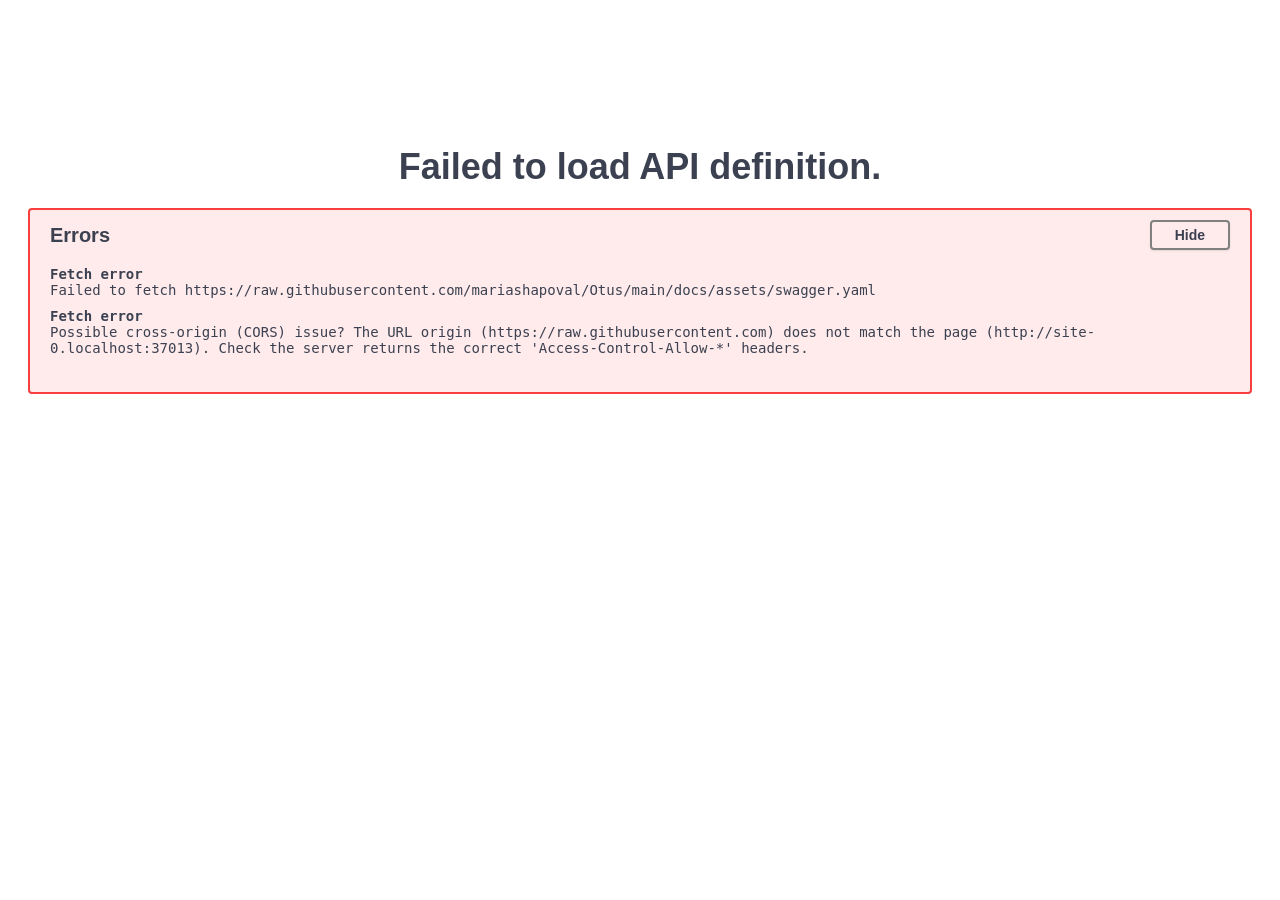
<file: api/swagger-2439ee3f.html>
<!DOCTYPE html>
<html lang="en">

<head>
  <meta charset="UTF-8">
  <title>Swagger UI</title>
  <link rel="stylesheet" type="text/css" href="../assets/stylesheets/swagger-ui.css" />
  <link rel="stylesheet" type="text/css" id="slate-css" media="none" href="../assets/stylesheets/swagger-ui-dark.css" />
  
</head>

<body style="overflow:hidden;background: ;">
  <div id="swagger-ui"></div>
  <script src="../assets/javascripts/swagger-ui-bundle.js" charset="UTF-8"> </script>
  <script src="../assets/javascripts/swagger-ui-standalone-preset.js" charset="UTF-8"> </script>
  <script>
    window.onload = function () {
      window.ui = SwaggerUIBundle({
        dom_id: "#swagger-ui",
        onComplete: onComplete,
        presets: [
          SwaggerUIBundle.presets.apis,
          SwaggerUIStandalonePreset
        ],
        
        url: "https://raw.githubusercontent.com/mariashapoval/Otus/main/docs/assets/swagger.yaml",
        
        
        "oauth2RedirectUrl": new URL("../assets/swagger-ui/oauth2-redirect.html",window.location.href).href,
        
        "validatorUrl": "none",
        
    "docExpansion": "list",
    "filter": false,
    "tryItOutEnabled": false,
    "supportedSubmitMethods": [
        "get",
        "put",
        "post",
        "delete",
        "options",
        "head",
        "patch",
        "trace"
    ],
    "validatorUrl": "none",
    "extra_css": [],
    "dark_scheme_name": "slate",
    "syntaxHighlight.theme": "agate"

      })

      

      const scheme = parent.scheme
      if (scheme === "slate") {
          enable_dark_mode();
      }
    }

    enable_dark_mode = function(){
      document.getElementById("slate-css").media = ""
    }

    disable_dark_mode = function(){
      document.getElementById("slate-css").media = "none"
    }

    const resize_ob = new ResizeObserver(function(entries) {
      parent.update_swagger_ui_iframe_height("2439ee3f");
    });

    // start observing for resizing
    resize_ob.observe(document.querySelector("body"));

    // authorize modal position
    var modal_top = 0;

    const mutation_ob = new MutationObserver(function (mutations) {
      if(mutations && mutations[0].addedNodes && mutations[0].addedNodes.length > 0){
        update_modal_top()
      }
    });

    onComplete = function(){
      // start observing for auth-wrapper after Swagger UI loaded
      const div = document.querySelector("div.auth-wrapper");
      if(div){
        mutation_ob.observe(div, {
          childList: true,
        });
      }
    }

    update_top_val = function(top){
      modal_top = top
      update_modal_top()
    }

    update_modal_top = function(){
      let modal_list = document.getElementsByClassName('modal-ux')
      if(modal_list.length > 0){
        let modal = modal_list.item(0)
        const modal_height = modal.offsetHeight
        const padding = 60
        min = parseInt(modal_height/2 + padding)
        max = document.body.scrollHeight - min + padding
        if (modal_top < min) {
          modal.style.top = `${min}px`
        } else if (modal_top > max) {
          modal.style.top = `${max}px`
        } else {
          modal.style.top = `${modal_top}px`
        }
      }
    }
  </script>
</body>

</html>
</file>
<file: stylesheets/extra.css>
/* extra.css */

/* Установить светло-серый фон для всего содержимого */
.md-content {
  background-color: #f5f5f5; /* Светло-серый цвет */
  padding: 20px;
}

/* Опционально: Стилизация других элементов для лучшего восприятия */
body {
  background-color: #f5f5f5; /* Светло-серый цвет */
}
</file>
<file: assets/stylesheets/swagger-ui-dark.css>
a { color: #8c8cfa; }

::-webkit-scrollbar-track-piece { background-color: rgba(255, 255, 255, .2) !important; }

::-webkit-scrollbar-track { background-color: rgba(255, 255, 255, .3) !important; }

::-webkit-scrollbar-thumb { background-color: rgba(255, 255, 255, .5) !important; }

embed[type="application/pdf"] { filter: invert(90%); }

html {
    background: #1e2129 !important;
    box-sizing: border-box;
    filter: contrast(100%) brightness(100%) saturate(100%);
    overflow-y: scroll;
}

body {
    background: #1e2129;
    background-color: #1e2129;
    background-image: none !important;
}

button, input, select, textarea {
    background-color: #1e2129;
    color: #bfbfbf;
}

font, html { color: #bfbfbf; }

.swagger-ui, .swagger-ui section h3 { color: rgb(233, 235, 252); }

.swagger-ui a { background-color: transparent; }

.swagger-ui mark {
    background-color: #664b00;
    color: #bfbfbf;
}

.swagger-ui legend { color: inherit; }

.swagger-ui .debug * { outline: #e6da99 solid 1px; }

.swagger-ui .debug-white * { outline: #fff solid 1px; }

.swagger-ui .debug-black * { outline: #bfbfbf solid 1px; }

.swagger-ui .debug-grid { background: url([data-uri]) 0 0; }

.swagger-ui .debug-grid-16 { background: url([data-uri]) 0 0; }

.swagger-ui .debug-grid-8-solid { background: url([data-uri]) 0 0 #1e2129; }

.swagger-ui .debug-grid-16-solid { background: url([data-uri]) 0 0 #1e2129; }

.swagger-ui .b--black { border-color: #000; }

.swagger-ui .b--near-black { border-color: #121212; }

.swagger-ui .b--dark-gray { border-color: #333; }

.swagger-ui .b--mid-gray { border-color: #545454; }

.swagger-ui .b--gray { border-color: #787878; }

.swagger-ui .b--silver { border-color: #999; }

.swagger-ui .b--light-silver { border-color: #6e6e6e; }

.swagger-ui .b--moon-gray { border-color: #4d4d4d; }

.swagger-ui .b--light-gray { border-color: #2b2b2b; }

.swagger-ui .b--near-white { border-color: #242424; }

.swagger-ui .b--white { border-color: #1e2129; }

.swagger-ui .b--white-90 { border-color: rgba(46, 48, 62, .9); }

.swagger-ui .b--white-80 { border-color: rgba(46, 48, 62, .8); }

.swagger-ui .b--white-70 { border-color: rgba(46, 48, 62, .7); }

.swagger-ui .b--white-60 { border-color: rgba(46, 48, 62, .6); }

.swagger-ui .b--white-50 { border-color: rgba(46, 48, 62, .5); }

.swagger-ui .b--white-40 { border-color: rgba(46, 48, 62, .4); }

.swagger-ui .b--white-30 { border-color: rgba(46, 48, 62, .3); }

.swagger-ui .b--white-20 { border-color: rgba(46, 48, 62, .2); }

.swagger-ui .b--white-10 { border-color: rgba(46, 48, 62, .1); }

.swagger-ui .b--white-05 { border-color: rgba(46, 48, 62, .05); }

.swagger-ui .b--white-025 { border-color: rgba(46, 48, 62, .024); }

.swagger-ui .b--white-0125 { border-color: rgba(46, 48, 62, .01); }

.swagger-ui .b--black-90 { border-color: rgba(0, 0, 0, .9); }

.swagger-ui .b--black-80 { border-color: rgba(0, 0, 0, .8); }

.swagger-ui .b--black-70 { border-color: rgba(0, 0, 0, .7); }

.swagger-ui .b--black-60 { border-color: rgba(0, 0, 0, .6); }

.swagger-ui .b--black-50 { border-color: rgba(0, 0, 0, .5); }

.swagger-ui .b--black-40 { border-color: rgba(0, 0, 0, .4); }

.swagger-ui .b--black-30 { border-color: rgba(0, 0, 0, .3); }

.swagger-ui .b--black-20 { border-color: rgba(0, 0, 0, .2); }

.swagger-ui .b--black-10 { border-color: rgba(0, 0, 0, .1); }

.swagger-ui .b--black-05 { border-color: rgba(0, 0, 0, .05); }

.swagger-ui .b--black-025 { border-color: rgba(0, 0, 0, .024); }

.swagger-ui .b--black-0125 { border-color: rgba(0, 0, 0, .01); }

.swagger-ui .b--dark-red { border-color: #bc2f36; }

.swagger-ui .b--red { border-color: #c83932; }

.swagger-ui .b--light-red { border-color: #ab3c2b; }

.swagger-ui .b--orange { border-color: #cc6e33; }

.swagger-ui .b--purple { border-color: #5e2ca5; }

.swagger-ui .b--light-purple { border-color: #672caf; }

.swagger-ui .b--dark-pink { border-color: #ab2b81; }

.swagger-ui .b--hot-pink { border-color: #c03086; }

.swagger-ui .b--pink { border-color: #8f2464; }

.swagger-ui .b--light-pink { border-color: #721d4d; }

.swagger-ui .b--dark-green { border-color: #1c6e50; }

.swagger-ui .b--green { border-color: #279b70; }

.swagger-ui .b--light-green { border-color: #228762; }

.swagger-ui .b--navy { border-color: #0d1d35; }

.swagger-ui .b--dark-blue { border-color: #20497e; }

.swagger-ui .b--blue { border-color: #4380d0; }

.swagger-ui .b--light-blue { border-color: #20517e; }

.swagger-ui .b--lightest-blue { border-color: #143a52; }

.swagger-ui .b--washed-blue { border-color: #0c312d; }

.swagger-ui .b--washed-green { border-color: #0f3d2c; }

.swagger-ui .b--washed-red { border-color: #411010; }

.swagger-ui .b--transparent { border-color: transparent; }

.swagger-ui .b--gold, .swagger-ui .b--light-yellow, .swagger-ui .b--washed-yellow, .swagger-ui .b--yellow { border-color: #664b00; }

.swagger-ui .shadow-1 { box-shadow: rgba(0, 0, 0, .2) 0 0 4px 2px; }

.swagger-ui .shadow-2 { box-shadow: rgba(0, 0, 0, .2) 0 0 8px 2px; }

.swagger-ui .shadow-3 { box-shadow: rgba(0, 0, 0, .2) 2px 2px 4px 2px; }

.swagger-ui .shadow-4 { box-shadow: rgba(0, 0, 0, .2) 2px 2px 8px 0; }

.swagger-ui .shadow-5 { box-shadow: rgba(0, 0, 0, .2) 4px 4px 8px 0; }

@media screen and (min-width: 30em) {
    .swagger-ui .shadow-1-ns { box-shadow: rgba(0, 0, 0, .2) 0 0 4px 2px; }

    .swagger-ui .shadow-2-ns { box-shadow: rgba(0, 0, 0, .2) 0 0 8px 2px; }

    .swagger-ui .shadow-3-ns { box-shadow: rgba(0, 0, 0, .2) 2px 2px 4px 2px; }

    .swagger-ui .shadow-4-ns { box-shadow: rgba(0, 0, 0, .2) 2px 2px 8px 0; }

    .swagger-ui .shadow-5-ns { box-shadow: rgba(0, 0, 0, .2) 4px 4px 8px 0; }
}

@media screen and (max-width: 60em) and (min-width: 30em) {
    .swagger-ui .shadow-1-m { box-shadow: rgba(0, 0, 0, .2) 0 0 4px 2px; }

    .swagger-ui .shadow-2-m { box-shadow: rgba(0, 0, 0, .2) 0 0 8px 2px; }

    .swagger-ui .shadow-3-m { box-shadow: rgba(0, 0, 0, .2) 2px 2px 4px 2px; }

    .swagger-ui .shadow-4-m { box-shadow: rgba(0, 0, 0, .2) 2px 2px 8px 0; }

    .swagger-ui .shadow-5-m { box-shadow: rgba(0, 0, 0, .2) 4px 4px 8px 0; }
}

@media screen and (min-width: 60em) {
    .swagger-ui .shadow-1-l { box-shadow: rgba(0, 0, 0, .2) 0 0 4px 2px; }

    .swagger-ui .shadow-2-l { box-shadow: rgba(0, 0, 0, .2) 0 0 8px 2px; }

    .swagger-ui .shadow-3-l { box-shadow: rgba(0, 0, 0, .2) 2px 2px 4px 2px; }

    .swagger-ui .shadow-4-l { box-shadow: rgba(0, 0, 0, .2) 2px 2px 8px 0; }

    .swagger-ui .shadow-5-l { box-shadow: rgba(0, 0, 0, .2) 4px 4px 8px 0; }
}

.swagger-ui .black-05 { color: rgba(191, 191, 191, .05); }

.swagger-ui .bg-black-05 { background-color: rgba(0, 0, 0, .05); }

.swagger-ui .black-90, .swagger-ui .hover-black-90:focus, .swagger-ui .hover-black-90:hover { color: rgba(191, 191, 191, .9); }

.swagger-ui .black-80, .swagger-ui .hover-black-80:focus, .swagger-ui .hover-black-80:hover { color: rgba(191, 191, 191, .8); }

.swagger-ui .black-70, .swagger-ui .hover-black-70:focus, .swagger-ui .hover-black-70:hover { color: rgba(191, 191, 191, .7); }

.swagger-ui .black-60, .swagger-ui .hover-black-60:focus, .swagger-ui .hover-black-60:hover { color: rgba(191, 191, 191, .6); }

.swagger-ui .black-50, .swagger-ui .hover-black-50:focus, .swagger-ui .hover-black-50:hover { color: rgba(191, 191, 191, .5); }

.swagger-ui .black-40, .swagger-ui .hover-black-40:focus, .swagger-ui .hover-black-40:hover { color: rgba(191, 191, 191, .4); }

.swagger-ui .black-30, .swagger-ui .hover-black-30:focus, .swagger-ui .hover-black-30:hover { color: rgba(191, 191, 191, .3); }

.swagger-ui .black-20, .swagger-ui .hover-black-20:focus, .swagger-ui .hover-black-20:hover { color: rgba(191, 191, 191, .2); }

.swagger-ui .black-10, .swagger-ui .hover-black-10:focus, .swagger-ui .hover-black-10:hover { color: rgba(191, 191, 191, .1); }

.swagger-ui .hover-white-90:focus, .swagger-ui .hover-white-90:hover, .swagger-ui .white-90 { color: rgba(255, 255, 255, .9); }

.swagger-ui .hover-white-80:focus, .swagger-ui .hover-white-80:hover, .swagger-ui .white-80 { color: rgba(255, 255, 255, .8); }

.swagger-ui .hover-white-70:focus, .swagger-ui .hover-white-70:hover, .swagger-ui .white-70 { color: rgba(255, 255, 255, .7); }

.swagger-ui .hover-white-60:focus, .swagger-ui .hover-white-60:hover, .swagger-ui .white-60 { color: rgba(255, 255, 255, .6); }

.swagger-ui .hover-white-50:focus, .swagger-ui .hover-white-50:hover, .swagger-ui .white-50 { color: rgba(255, 255, 255, .5); }

.swagger-ui .hover-white-40:focus, .swagger-ui .hover-white-40:hover, .swagger-ui .white-40 { color: rgba(255, 255, 255, .4); }

.swagger-ui .hover-white-30:focus, .swagger-ui .hover-white-30:hover, .swagger-ui .white-30 { color: rgba(255, 255, 255, .3); }

.swagger-ui .hover-white-20:focus, .swagger-ui .hover-white-20:hover, .swagger-ui .white-20 { color: rgba(255, 255, 255, .2); }

.swagger-ui .hover-white-10:focus, .swagger-ui .hover-white-10:hover, .swagger-ui .white-10 { color: rgba(255, 255, 255, .1); }

.swagger-ui .hover-moon-gray:focus, .swagger-ui .hover-moon-gray:hover, .swagger-ui .moon-gray { color: #ccc; }

.swagger-ui .hover-light-gray:focus, .swagger-ui .hover-light-gray:hover, .swagger-ui .light-gray { color: #ededed; }

.swagger-ui .hover-near-white:focus, .swagger-ui .hover-near-white:hover, .swagger-ui .near-white { color: #f5f5f5; }

.swagger-ui .dark-red, .swagger-ui .hover-dark-red:focus, .swagger-ui .hover-dark-red:hover { color: #e6999d; }

.swagger-ui .hover-red:focus, .swagger-ui .hover-red:hover, .swagger-ui .red { color: #e69d99; }

.swagger-ui .hover-light-red:focus, .swagger-ui .hover-light-red:hover, .swagger-ui .light-red { color: #e6a399; }

.swagger-ui .hover-orange:focus, .swagger-ui .hover-orange:hover, .swagger-ui .orange { color: #e6b699; }

.swagger-ui .gold, .swagger-ui .hover-gold:focus, .swagger-ui .hover-gold:hover { color: #e6d099; }

.swagger-ui .hover-yellow:focus, .swagger-ui .hover-yellow:hover, .swagger-ui .yellow { color: #e6da99; }

.swagger-ui .hover-light-yellow:focus, .swagger-ui .hover-light-yellow:hover, .swagger-ui .light-yellow { color: #ede6b6; }

.swagger-ui .hover-purple:focus, .swagger-ui .hover-purple:hover, .swagger-ui .purple { color: #b99ae4; }

.swagger-ui .hover-light-purple:focus, .swagger-ui .hover-light-purple:hover, .swagger-ui .light-purple { color: #bb99e6; }

.swagger-ui .dark-pink, .swagger-ui .hover-dark-pink:focus, .swagger-ui .hover-dark-pink:hover { color: #e699cc; }

.swagger-ui .hot-pink, .swagger-ui .hover-hot-pink:focus, .swagger-ui .hover-hot-pink:hover, .swagger-ui .hover-pink:focus, .swagger-ui .hover-pink:hover, .swagger-ui .pink { color: #e699c7; }

.swagger-ui .hover-light-pink:focus, .swagger-ui .hover-light-pink:hover, .swagger-ui .light-pink { color: #edb6d5; }

.swagger-ui .dark-green, .swagger-ui .green, .swagger-ui .hover-dark-green:focus, .swagger-ui .hover-dark-green:hover, .swagger-ui .hover-green:focus, .swagger-ui .hover-green:hover { color: #99e6c9; }

.swagger-ui .hover-light-green:focus, .swagger-ui .hover-light-green:hover, .swagger-ui .light-green { color: #a1e8ce; }

.swagger-ui .hover-navy:focus, .swagger-ui .hover-navy:hover, .swagger-ui .navy { color: #99b8e6; }

.swagger-ui .blue, .swagger-ui .dark-blue, .swagger-ui .hover-blue:focus, .swagger-ui .hover-blue:hover, .swagger-ui .hover-dark-blue:focus, .swagger-ui .hover-dark-blue:hover { color: #99bae6; }

.swagger-ui .hover-light-blue:focus, .swagger-ui .hover-light-blue:hover, .swagger-ui .light-blue { color: #a9cbea; }

.swagger-ui .hover-lightest-blue:focus, .swagger-ui .hover-lightest-blue:hover, .swagger-ui .lightest-blue { color: #d6e9f5; }

.swagger-ui .hover-washed-blue:focus, .swagger-ui .hover-washed-blue:hover, .swagger-ui .washed-blue { color: #f7fdfc; }

.swagger-ui .hover-washed-green:focus, .swagger-ui .hover-washed-green:hover, .swagger-ui .washed-green { color: #ebfaf4; }

.swagger-ui .hover-washed-yellow:focus, .swagger-ui .hover-washed-yellow:hover, .swagger-ui .washed-yellow { color: #fbf9ef; }

.swagger-ui .hover-washed-red:focus, .swagger-ui .hover-washed-red:hover, .swagger-ui .washed-red { color: #f9e7e7; }

.swagger-ui .color-inherit, .swagger-ui .hover-inherit:focus, .swagger-ui .hover-inherit:hover { color: inherit; }

.swagger-ui .bg-black-90, .swagger-ui .hover-bg-black-90:focus, .swagger-ui .hover-bg-black-90:hover { background-color: rgba(0, 0, 0, .9); }

.swagger-ui .bg-black-80, .swagger-ui .hover-bg-black-80:focus, .swagger-ui .hover-bg-black-80:hover { background-color: rgba(0, 0, 0, .8); }

.swagger-ui .bg-black-70, .swagger-ui .hover-bg-black-70:focus, .swagger-ui .hover-bg-black-70:hover { background-color: rgba(0, 0, 0, .7); }

.swagger-ui .bg-black-60, .swagger-ui .hover-bg-black-60:focus, .swagger-ui .hover-bg-black-60:hover { background-color: rgba(0, 0, 0, .6); }

.swagger-ui .bg-black-50, .swagger-ui .hover-bg-black-50:focus, .swagger-ui .hover-bg-black-50:hover { background-color: rgba(0, 0, 0, .5); }

.swagger-ui .bg-black-40, .swagger-ui .hover-bg-black-40:focus, .swagger-ui .hover-bg-black-40:hover { background-color: rgba(0, 0, 0, .4); }

.swagger-ui .bg-black-30, .swagger-ui .hover-bg-black-30:focus, .swagger-ui .hover-bg-black-30:hover { background-color: rgba(0, 0, 0, .3); }

.swagger-ui .bg-black-20, .swagger-ui .hover-bg-black-20:focus, .swagger-ui .hover-bg-black-20:hover { background-color: rgba(0, 0, 0, .2); }

.swagger-ui .bg-white-90, .swagger-ui .hover-bg-white-90:focus, .swagger-ui .hover-bg-white-90:hover { background-color: rgba(46, 48, 62, .9); }

.swagger-ui .bg-white-80, .swagger-ui .hover-bg-white-80:focus, .swagger-ui .hover-bg-white-80:hover { background-color: rgba(46, 48, 62, .8); }

.swagger-ui .bg-white-70, .swagger-ui .hover-bg-white-70:focus, .swagger-ui .hover-bg-white-70:hover { background-color: rgba(46, 48, 62, .7); }

.swagger-ui .bg-white-60, .swagger-ui .hover-bg-white-60:focus, .swagger-ui .hover-bg-white-60:hover { background-color: rgba(46, 48, 62, .6); }

.swagger-ui .bg-white-50, .swagger-ui .hover-bg-white-50:focus, .swagger-ui .hover-bg-white-50:hover { background-color: rgba(46, 48, 62, .5); }

.swagger-ui .bg-white-40, .swagger-ui .hover-bg-white-40:focus, .swagger-ui .hover-bg-white-40:hover { background-color: rgba(46, 48, 62, .4); }

.swagger-ui .bg-white-30, .swagger-ui .hover-bg-white-30:focus, .swagger-ui .hover-bg-white-30:hover { background-color: rgba(46, 48, 62, .3); }

.swagger-ui .bg-white-20, .swagger-ui .hover-bg-white-20:focus, .swagger-ui .hover-bg-white-20:hover { background-color: rgba(46, 48, 62, .2); }

.swagger-ui .bg-black, .swagger-ui .hover-bg-black:focus, .swagger-ui .hover-bg-black:hover { background-color: #000; }

.swagger-ui .bg-near-black, .swagger-ui .hover-bg-near-black:focus, .swagger-ui .hover-bg-near-black:hover { background-color: #121212; }

.swagger-ui .bg-dark-gray, .swagger-ui .hover-bg-dark-gray:focus, .swagger-ui .hover-bg-dark-gray:hover { background-color: #333; }

.swagger-ui .bg-mid-gray, .swagger-ui .hover-bg-mid-gray:focus, .swagger-ui .hover-bg-mid-gray:hover { background-color: #545454; }

.swagger-ui .bg-gray, .swagger-ui .hover-bg-gray:focus, .swagger-ui .hover-bg-gray:hover { background-color: #787878; }

.swagger-ui .bg-silver, .swagger-ui .hover-bg-silver:focus, .swagger-ui .hover-bg-silver:hover { background-color: #999; }

.swagger-ui .bg-white, .swagger-ui .hover-bg-white:focus, .swagger-ui .hover-bg-white:hover { background-color: #1e2129; }

.swagger-ui .bg-transparent, .swagger-ui .hover-bg-transparent:focus, .swagger-ui .hover-bg-transparent:hover { background-color: transparent; }

.swagger-ui .bg-dark-red, .swagger-ui .hover-bg-dark-red:focus, .swagger-ui .hover-bg-dark-red:hover { background-color: #bc2f36; }

.swagger-ui .bg-red, .swagger-ui .hover-bg-red:focus, .swagger-ui .hover-bg-red:hover { background-color: #c83932; }

.swagger-ui .bg-light-red, .swagger-ui .hover-bg-light-red:focus, .swagger-ui .hover-bg-light-red:hover { background-color: #ab3c2b; }

.swagger-ui .bg-orange, .swagger-ui .hover-bg-orange:focus, .swagger-ui .hover-bg-orange:hover { background-color: #cc6e33; }

.swagger-ui .bg-gold, .swagger-ui .bg-light-yellow, .swagger-ui .bg-washed-yellow, .swagger-ui .bg-yellow, .swagger-ui .hover-bg-gold:focus, .swagger-ui .hover-bg-gold:hover, .swagger-ui .hover-bg-light-yellow:focus, .swagger-ui .hover-bg-light-yellow:hover, .swagger-ui .hover-bg-washed-yellow:focus, .swagger-ui .hover-bg-washed-yellow:hover, .swagger-ui .hover-bg-yellow:focus, .swagger-ui .hover-bg-yellow:hover { background-color: #664b00; }

.swagger-ui .bg-purple, .swagger-ui .hover-bg-purple:focus, .swagger-ui .hover-bg-purple:hover { background-color: #5e2ca5; }

.swagger-ui .bg-light-purple, .swagger-ui .hover-bg-light-purple:focus, .swagger-ui .hover-bg-light-purple:hover { background-color: #672caf; }

.swagger-ui .bg-dark-pink, .swagger-ui .hover-bg-dark-pink:focus, .swagger-ui .hover-bg-dark-pink:hover { background-color: #ab2b81; }

.swagger-ui .bg-hot-pink, .swagger-ui .hover-bg-hot-pink:focus, .swagger-ui .hover-bg-hot-pink:hover { background-color: #c03086; }

.swagger-ui .bg-pink, .swagger-ui .hover-bg-pink:focus, .swagger-ui .hover-bg-pink:hover { background-color: #8f2464; }

.swagger-ui .bg-light-pink, .swagger-ui .hover-bg-light-pink:focus, .swagger-ui .hover-bg-light-pink:hover { background-color: #721d4d; }

.swagger-ui .bg-dark-green, .swagger-ui .hover-bg-dark-green:focus, .swagger-ui .hover-bg-dark-green:hover { background-color: #1c6e50; }

.swagger-ui .bg-green, .swagger-ui .hover-bg-green:focus, .swagger-ui .hover-bg-green:hover { background-color: #279b70; }

.swagger-ui .bg-light-green, .swagger-ui .hover-bg-light-green:focus, .swagger-ui .hover-bg-light-green:hover { background-color: #228762; }

.swagger-ui .bg-navy, .swagger-ui .hover-bg-navy:focus, .swagger-ui .hover-bg-navy:hover { background-color: #0d1d35; }

.swagger-ui .bg-dark-blue, .swagger-ui .hover-bg-dark-blue:focus, .swagger-ui .hover-bg-dark-blue:hover { background-color: #20497e; }

.swagger-ui .bg-blue, .swagger-ui .hover-bg-blue:focus, .swagger-ui .hover-bg-blue:hover { background-color: #4380d0; }

.swagger-ui .bg-light-blue, .swagger-ui .hover-bg-light-blue:focus, .swagger-ui .hover-bg-light-blue:hover { background-color: #20517e; }

.swagger-ui .bg-lightest-blue, .swagger-ui .hover-bg-lightest-blue:focus, .swagger-ui .hover-bg-lightest-blue:hover { background-color: #143a52; }

.swagger-ui .bg-washed-blue, .swagger-ui .hover-bg-washed-blue:focus, .swagger-ui .hover-bg-washed-blue:hover { background-color: #0c312d; }

.swagger-ui .bg-washed-green, .swagger-ui .hover-bg-washed-green:focus, .swagger-ui .hover-bg-washed-green:hover { background-color: #0f3d2c; }

.swagger-ui .bg-washed-red, .swagger-ui .hover-bg-washed-red:focus, .swagger-ui .hover-bg-washed-red:hover { background-color: #411010; }

.swagger-ui .bg-inherit, .swagger-ui .hover-bg-inherit:focus, .swagger-ui .hover-bg-inherit:hover { background-color: inherit; }

.swagger-ui .shadow-hover { transition: all .5s cubic-bezier(.165, .84, .44, 1) 0s; }

.swagger-ui .shadow-hover::after {
    border-radius: inherit;
    box-shadow: rgba(0, 0, 0, .2) 0 0 16px 2px;
    content: "";
    height: 100%;
    left: 0;
    opacity: 0;
    position: absolute;
    top: 0;
    transition: opacity .5s cubic-bezier(.165, .84, .44, 1) 0s;
    width: 100%;
    z-index: -1;
}

.swagger-ui .bg-animate, .swagger-ui .bg-animate:focus, .swagger-ui .bg-animate:hover { transition: background-color .15s ease-in-out 0s; }

.swagger-ui .nested-links a {
    color: #99bae6;
    transition: color .15s ease-in 0s;
}

.swagger-ui .nested-links a:focus, .swagger-ui .nested-links a:hover {
    color: #a9cbea;
    transition: color .15s ease-in 0s;
}

.swagger-ui .opblock-tag {
    border-bottom: 1px solid rgba(58, 64, 80, .3);
    color: rgb(233, 235, 252);
    transition: all .2s ease 0s;
}

.swagger-ui .opblock-tag svg, .swagger-ui section.models h4 svg { transition: all .4s ease 0s; }

.swagger-ui .opblock {
    border: 1px solid #000;
    border-radius: 4px;
    box-shadow: rgba(0, 0, 0, .19) 0 0 3px;
    margin: 0 0 15px;
}

.swagger-ui .opblock .tab-header .tab-item.active h4 span::after { background: gray; }

.swagger-ui .opblock.is-open .opblock-summary { border-bottom: 1px solid #000; }

.swagger-ui .opblock .opblock-section-header {
    background: rgba(46, 48, 62, .8);
    box-shadow: rgba(0, 0, 0, .1) 0 1px 2px;
}

.swagger-ui .opblock .opblock-section-header > label > span { padding: 0 10px 0 0; }

.swagger-ui .opblock .opblock-summary-method {
    background: #000;
    color: #fff;
    text-shadow: rgba(0, 0, 0, .1) 0 1px 0;
}

.swagger-ui .opblock.opblock-post {
    background: rgba(72, 203, 144, .1);
    border-color: #48cb90;
}

.swagger-ui .opblock.opblock-post .opblock-summary-method, .swagger-ui .opblock.opblock-post .tab-header .tab-item.active h4 span::after { background: #48cb90; }

.swagger-ui .opblock.opblock-post .opblock-summary { border-color: #48cb90; }

.swagger-ui .opblock.opblock-put {
    background: rgba(213, 157, 88, .1);
    border-color: #d59d58;
}

.swagger-ui .opblock.opblock-put .opblock-summary-method, .swagger-ui .opblock.opblock-put .tab-header .tab-item.active h4 span::after { background: #d59d58; }

.swagger-ui .opblock.opblock-put .opblock-summary { border-color: #d59d58; }

.swagger-ui .opblock.opblock-delete {
    background: rgba(200, 50, 50, .1);
    border-color: #c83232;
}

.swagger-ui .opblock.opblock-delete .opblock-summary-method, .swagger-ui .opblock.opblock-delete .tab-header .tab-item.active h4 span::after { background: #c83232; }

.swagger-ui .opblock.opblock-delete .opblock-summary { border-color: #c83232; }

.swagger-ui .opblock.opblock-get {
    background: rgba(42, 105, 167, .1);
    border-color: #2a69a7;
}

.swagger-ui .opblock.opblock-get .opblock-summary-method, .swagger-ui .opblock.opblock-get .tab-header .tab-item.active h4 span::after { background: #2a69a7; }

.swagger-ui .opblock.opblock-get .opblock-summary { border-color: #2a69a7; }

.swagger-ui .opblock.opblock-patch {
    background: rgba(92, 214, 188, .1);
    border-color: #5cd6bc;
}

.swagger-ui .opblock.opblock-patch .opblock-summary-method, .swagger-ui .opblock.opblock-patch .tab-header .tab-item.active h4 span::after { background: #5cd6bc; }

.swagger-ui .opblock.opblock-patch .opblock-summary { border-color: #5cd6bc; }

.swagger-ui .opblock.opblock-head {
    background: rgba(140, 63, 207, .1);
    border-color: #8c3fcf;
}

.swagger-ui .opblock.opblock-head .opblock-summary-method, .swagger-ui .opblock.opblock-head .tab-header .tab-item.active h4 span::after { background: #8c3fcf; }

.swagger-ui .opblock.opblock-head .opblock-summary { border-color: #8c3fcf; }

.swagger-ui .opblock.opblock-options {
    background: rgba(36, 89, 143, .1);
    border-color: #24598f;
}

.swagger-ui .opblock.opblock-options .opblock-summary-method, .swagger-ui .opblock.opblock-options .tab-header .tab-item.active h4 span::after { background: #24598f; }

.swagger-ui .opblock.opblock-options .opblock-summary { border-color: #24598f; }

.swagger-ui .opblock.opblock-deprecated {
    background: rgba(46, 46, 46, .1);
    border-color: rgb(58, 64, 80);
    opacity: .6;
}

.swagger-ui .opblock.opblock-deprecated .opblock-summary-method, .swagger-ui .opblock.opblock-deprecated .tab-header .tab-item.active h4 span::after { background: #2e2e2e; }

.swagger-ui .opblock.opblock-deprecated .opblock-summary { border-color: #2e2e2e; }

.swagger-ui .filter .operation-filter-input { border: 2px solid rgb(58, 64, 80); }

.swagger-ui .tab li:first-of-type::after { background: rgba(0, 0, 0, .2); }

.swagger-ui .download-contents {
    background: #7c8192;
    color: #fff;
}

.swagger-ui .scheme-container {
    background: #1e2129;
    box-shadow: rgba(0, 0, 0, .15) 0 1px 2px 0;
    border: rgb(33, 34, 44, 0.5) 0.1rem solid;
    /* box-shadow: rgb(0 0 0 / 20%) 0px 4.4px 11px 0px, rgb(0 0 0 / 10%) 0px 0px 1.1px 0px; */
}

.swagger-ui .loading-container .loading::before {
    animation: 1s linear 0s infinite normal none running rotation, .5s ease 0s 1 normal none running opacity;
    border-color: rgba(0, 0, 0, .6) rgba(84, 84, 84, .1) rgba(84, 84, 84, .1);
}

.swagger-ui .response-control-media-type--accept-controller select { border-color: #196619; }

.swagger-ui .response-control-media-type__accept-message { color: #99e699; }

.swagger-ui .version-pragma__message code { background-color: #3b3b3b; }

.swagger-ui .btn {
    background: 0 0;
    border: 2px solid gray;
    box-shadow: rgba(0, 0, 0, .1) 0 1px 2px;
    color: rgb(233, 235, 252);
}

.swagger-ui .btn:hover { box-shadow: rgba(0, 0, 0, .3) 0 0 5px; }

.swagger-ui .btn.authorize, .swagger-ui .btn.cancel {
    background-color: transparent;
    border-color: #a72a2a;
    color: #e69999;
}

.swagger-ui .btn.authorize {
    border-color: #48cb90;
    color: #9ce3c3;
}

.swagger-ui .btn.authorize svg { fill: #9ce3c3; }

.swagger-ui .authorization__btn svg { fill: rgb(233, 235, 252); }

.swagger-ui .btn.execute {
    background-color: #5892d5;
    border-color: #5892d5;
    color: #fff;
}

.swagger-ui .copy-to-clipboard { background: #7c8192; }

.swagger-ui .copy-to-clipboard button { background: url("data:image/svg+xml;charset=utf-8,<svg xmlns=\"http://www.w3.org/2000/svg\" width=\"16\" height=\"16\" aria-hidden=\"true\"><path fill=\"%23fff\" fill-rule=\"evenodd\" d=\"M2 13h4v1H2v-1zm5-6H2v1h5V7zm2 3V8l-3 3 3 3v-2h5v-2H9zM4.5 9H2v1h2.5V9zM2 12h2.5v-1H2v1zm9 1h1v2c-.02.28-.11.52-.3.7-.19.18-.42.28-.7.3H1c-.55 0-1-.45-1-1V4c0-.55.45-1 1-1h3c0-1.11.89-2 2-2 1.11 0 2 .89 2 2h3c.55 0 1 .45 1 1v5h-1V6H1v9h10v-2zM2 5h8c0-.55-.45-1-1-1H8c-.55 0-1-.45-1-1s-.45-1-1-1-1 .45-1 1-.45 1-1 1H3c-.55 0-1 .45-1 1z\"/></svg>") 50% center no-repeat; }

.swagger-ui select {
    background: url("data:image/svg+xml;charset=utf-8,<svg xmlns=\"http://www.w3.org/2000/svg\" viewBox=\"0 0 20 20\"><path d=\"M13.418 7.859a.695.695 0 01.978 0 .68.68 0 010 .969l-3.908 3.83a.697.697 0 01-.979 0l-3.908-3.83a.68.68 0 010-.969.695.695 0 01.978 0L10 11l3.418-3.141z\"/></svg>") right 10px center/20px no-repeat #212121;
    background: url([data-uri]) right 10px center/20px no-repeat #1e2129;
    border: 2px solid #41444e;
}

.swagger-ui select[multiple] { background: #212121; }

.swagger-ui button.invalid, .swagger-ui input[type=email].invalid, .swagger-ui input[type=file].invalid, .swagger-ui input[type=password].invalid, .swagger-ui input[type=search].invalid, .swagger-ui input[type=text].invalid, .swagger-ui select.invalid, .swagger-ui textarea.invalid {
    background: #390e0e;
    border-color: #c83232;
}

.swagger-ui input[type=email], .swagger-ui input[type=file], .swagger-ui input[type=password], .swagger-ui input[type=search], .swagger-ui input[type=text], .swagger-ui textarea {
    background: #1e2129;
    border: 1px solid #404040;
}

.swagger-ui textarea {
    background: rgba(46, 48, 62, .8);
    color: rgb(233, 235, 252);
}

.swagger-ui input[disabled], .swagger-ui select[disabled] {
    background-color: #1e2129;
    color: #bfbfbf;
}

.swagger-ui textarea[disabled] {
    background-color: #41444e;
    color: #fff;
}

.swagger-ui select[disabled] { border-color: #878787; }

.swagger-ui textarea:focus { border: 2px solid #2a69a7; }

.swagger-ui .checkbox input[type=checkbox] + label > .item {
    background: #303030;
    box-shadow: #303030 0 0 0 2px;
}

.swagger-ui .checkbox input[type=checkbox]:checked + label > .item { background: url("data:image/svg+xml;charset=utf-8,<svg width=\"10\" height=\"8\" viewBox=\"3 7 10 8\" xmlns=\"http://www.w3.org/2000/svg\"><path fill=\"%2341474E\" fill-rule=\"evenodd\" d=\"M6.333 15L3 11.667l1.333-1.334 2 2L11.667 7 13 8.333z\"/></svg>") 50% center no-repeat rgb(233, 235, 252); }

.swagger-ui .dialog-ux .backdrop-ux { background: rgba(0, 0, 0, .8); }

.swagger-ui .dialog-ux .modal-ux {
    background: #1e2129;
    border: 1px solid #2e2e2e;
    box-shadow: rgba(0, 0, 0, .2) 0 10px 30px 0;
}

.swagger-ui .dialog-ux .modal-ux-header .close-modal { background: 0 0; }

.swagger-ui .model .deprecated span, .swagger-ui .model .deprecated td { color: #bfbfbf !important; }

.swagger-ui .model-toggle::after { background: url("data:image/svg+xml;charset=utf-8,<svg xmlns=\"http://www.w3.org/2000/svg\" width=\"24\" height=\"24\"><path d=\"M10 6L8.59 7.41 13.17 12l-4.58 4.59L10 18l6-6z\"/></svg>") 50% center/100% no-repeat; }

.swagger-ui .model-hint {
    background: rgba(0, 0, 0, .7);
    color: #ebebeb;
}

.swagger-ui section.models { border: 2px solid rgb(58, 64, 80); }

.swagger-ui section.models.is-open h4 { border-bottom: 2px solid rgb(58, 64, 80); }

.swagger-ui section.models .model-container { background: rgba(0, 0, 0, .05); }

.swagger-ui section.models .model-container:hover { background: rgba(0, 0, 0, .07); }

.swagger-ui .model-box { background: rgba(0, 0, 0, .1); }

.swagger-ui .prop-type { color: #aaaad4; }

.swagger-ui table thead tr td, .swagger-ui table thead tr th {
    border-bottom: 1px solid rgba(58, 64, 80, .2);
    color: rgb(233, 235, 252);
}

.swagger-ui .parameter__name.required::after { color: rgba(230, 153, 153, .6); }

.swagger-ui .topbar .download-url-wrapper .select-label { color: #f0f0f0; }

.swagger-ui .topbar .download-url-wrapper .download-url-button {
    background: #63a040;
    color: #fff;
}

.swagger-ui .info .title small { background: #7c8492; }

.swagger-ui .info .title small.version-stamp { background-color: #7a9b27; }

.swagger-ui .auth-container .errors {
    background-color: #350d0d;
    color: rgb(233, 235, 252);
}

.swagger-ui .errors-wrapper {
    background: rgba(200, 50, 50, .1);
    border: 2px solid #c83232;
}

.swagger-ui .markdown code, .swagger-ui .renderedmarkdown code {
    background: rgba(0, 0, 0, .05);
    color: #c299e6;
}

.swagger-ui .model-toggle:after { background: url([data-uri]) 50% no-repeat; }

.swagger-ui .expand-operation svg, .swagger-ui section.models h4 svg, .swagger-ui .opblock-summary-control svg { fill: #fff; }

::-webkit-scrollbar-track { background-color: #646464 !important; }

::-webkit-scrollbar-thumb {
    background-color: #242424 !important;
    border: 2px solid #1e2129 !important;
}

::-webkit-scrollbar-button:vertical:start:decrement {
    background: linear-gradient(130deg, #696969 40%, rgba(255, 0, 0, 0) 41%), linear-gradient(230deg, #696969 40%, transparent 41%), linear-gradient(0deg, #696969 40%, transparent 31%);
    background-color: #b6b6b6;
}

::-webkit-scrollbar-button:vertical:end:increment {
    background: linear-gradient(310deg, #696969 40%, transparent 41%), linear-gradient(50deg, #696969 40%, transparent 41%), linear-gradient(180deg, #696969 40%, transparent 31%);
    background-color: #b6b6b6;
}

::-webkit-scrollbar-button:horizontal:end:increment {
    background: linear-gradient(210deg, #696969 40%, transparent 41%), linear-gradient(330deg, #696969 40%, transparent 41%), linear-gradient(90deg, #696969 30%, transparent 31%);
    background-color: #b6b6b6;
}

::-webkit-scrollbar-button:horizontal:start:decrement {
    background: linear-gradient(30deg, #696969 40%, transparent 41%), linear-gradient(150deg, #696969 40%, transparent 41%), linear-gradient(270deg, #696969 30%, transparent 31%);
    background-color: #b6b6b6;
}

::-webkit-scrollbar-button, ::-webkit-scrollbar-track-piece { background-color: #1e2129 !important; }

.swagger-ui .black, .swagger-ui .checkbox, .swagger-ui .dark-gray, .swagger-ui .download-url-wrapper .loading, .swagger-ui .errors-wrapper .errors small, .swagger-ui .fallback, .swagger-ui .filter .loading, .swagger-ui .gray, .swagger-ui .hover-black:focus, .swagger-ui .hover-black:hover, .swagger-ui .hover-dark-gray:focus, .swagger-ui .hover-dark-gray:hover, .swagger-ui .hover-gray:focus, .swagger-ui .hover-gray:hover, .swagger-ui .hover-light-silver:focus, .swagger-ui .hover-light-silver:hover, .swagger-ui .hover-mid-gray:focus, .swagger-ui .hover-mid-gray:hover, .swagger-ui .hover-near-black:focus, .swagger-ui .hover-near-black:hover, .swagger-ui .hover-silver:focus, .swagger-ui .hover-silver:hover, .swagger-ui .light-silver, .swagger-ui .markdown pre, .swagger-ui .mid-gray, .swagger-ui .model .property, .swagger-ui .model .property.primitive, .swagger-ui .model-title, .swagger-ui .near-black, .swagger-ui .parameter__extension, .swagger-ui .parameter__in, .swagger-ui .prop-format, .swagger-ui .renderedmarkdown pre, .swagger-ui .response-col_links .response-undocumented, .swagger-ui .response-col_status .response-undocumented, .swagger-ui .silver, .swagger-ui section.models h4, .swagger-ui section.models h5, .swagger-ui span.token-not-formatted, .swagger-ui span.token-string, .swagger-ui table.headers .header-example, .swagger-ui table.model tr.description, .swagger-ui table.model tr.extension { color: #bfbfbf; }

.swagger-ui .hover-white:focus, .swagger-ui .hover-white:hover, .swagger-ui .info .title small pre, .swagger-ui .topbar a, .swagger-ui .white { color: #fff; }

.swagger-ui .bg-black-10, .swagger-ui .hover-bg-black-10:focus, .swagger-ui .hover-bg-black-10:hover, .swagger-ui .stripe-dark:nth-child(2n + 1) { background-color: rgba(0, 0, 0, .1); }

.swagger-ui .bg-white-10, .swagger-ui .hover-bg-white-10:focus, .swagger-ui .hover-bg-white-10:hover, .swagger-ui .stripe-light:nth-child(2n + 1) { background-color: rgba(46, 48, 62, .1); }

.swagger-ui .bg-light-silver, .swagger-ui .hover-bg-light-silver:focus, .swagger-ui .hover-bg-light-silver:hover, .swagger-ui .striped--light-silver:nth-child(2n + 1) { background-color: #6e6e6e; }

.swagger-ui .bg-moon-gray, .swagger-ui .hover-bg-moon-gray:focus, .swagger-ui .hover-bg-moon-gray:hover, .swagger-ui .striped--moon-gray:nth-child(2n + 1) { background-color: #4d4d4d; }

.swagger-ui .bg-light-gray, .swagger-ui .hover-bg-light-gray:focus, .swagger-ui .hover-bg-light-gray:hover, .swagger-ui .striped--light-gray:nth-child(2n + 1) { background-color: #2b2b2b; }

.swagger-ui .bg-near-white, .swagger-ui .hover-bg-near-white:focus, .swagger-ui .hover-bg-near-white:hover, .swagger-ui .striped--near-white:nth-child(2n + 1) { background-color: #242424; }

.swagger-ui .opblock-tag:hover, .swagger-ui section.models h4:hover { background: rgba(0, 0, 0, .02); }

.swagger-ui .checkbox p, .swagger-ui .dialog-ux .modal-ux-content h4, .swagger-ui .dialog-ux .modal-ux-content p, .swagger-ui .dialog-ux .modal-ux-header h3, .swagger-ui .errors-wrapper .errors h4, .swagger-ui .errors-wrapper hgroup h4, .swagger-ui .info .base-url, .swagger-ui .info .title, .swagger-ui .info h1, .swagger-ui .info h2, .swagger-ui .info h3, .swagger-ui .info h4, .swagger-ui .info h5, .swagger-ui .info li, .swagger-ui .info p, .swagger-ui .info table, .swagger-ui .loading-container .loading::after, .swagger-ui .model, .swagger-ui .opblock .opblock-section-header h4, .swagger-ui .opblock .opblock-section-header > label, .swagger-ui .opblock .opblock-summary-description, .swagger-ui .opblock .opblock-summary-operation-id, .swagger-ui .opblock .opblock-summary-path, .swagger-ui .opblock .opblock-summary-path__deprecated, .swagger-ui .opblock-description-wrapper, .swagger-ui .opblock-description-wrapper h4, .swagger-ui .opblock-description-wrapper p, .swagger-ui .opblock-external-docs-wrapper, .swagger-ui .opblock-external-docs-wrapper h4, .swagger-ui .opblock-external-docs-wrapper p, .swagger-ui .opblock-tag small, .swagger-ui .opblock-title_normal, .swagger-ui .opblock-title_normal h4, .swagger-ui .opblock-title_normal p, .swagger-ui .parameter__name, .swagger-ui .parameter__type, .swagger-ui .response-col_links, .swagger-ui .response-col_status, .swagger-ui .responses-inner h4, .swagger-ui .responses-inner h5, .swagger-ui .scheme-container .schemes > label, .swagger-ui .scopes h2, .swagger-ui .servers > label, .swagger-ui .tab li, .swagger-ui label, .swagger-ui select, .swagger-ui table.headers td { color: rgb(233, 235, 252); }

.swagger-ui .download-url-wrapper .failed, .swagger-ui .filter .failed, .swagger-ui .model-deprecated-warning, .swagger-ui .parameter__deprecated, .swagger-ui .parameter__name.required span, .swagger-ui table.model tr.property-row .star { color: #e69999; }

.swagger-ui .opblock-body pre.microlight, .swagger-ui textarea.curl {
    background: #41444e;
    border-radius: 4px;
    color: #fff;
}

.swagger-ui .expand-methods svg, .swagger-ui .expand-methods:hover svg { fill: #bfbfbf; }

.swagger-ui .auth-container, .swagger-ui .dialog-ux .modal-ux-header { border-bottom: 1px solid #2e2e2e; }

.swagger-ui .topbar .download-url-wrapper .select-label select, .swagger-ui .topbar .download-url-wrapper input[type=text] { border: 2px solid #63a040; }

.swagger-ui .info a, .swagger-ui .info a:hover, .swagger-ui .scopes h2 a { color: #99bde6; }

/* Dark Scrollbar */
::-webkit-scrollbar {
    width: 14px;
    height: 14px;
}

::-webkit-scrollbar-button {
    background-color: #1e2129 !important;
}

::-webkit-scrollbar-track {
    background-color: #646464 !important;
}

::-webkit-scrollbar-track-piece {
    background-color: #1e2129 !important;
}

::-webkit-scrollbar-thumb {
    height: 50px;
    background-color: #242424 !important;
    border: 2px solid #1e2129 !important;
}

::-webkit-scrollbar-corner {}

::-webkit-resizer {}

::-webkit-scrollbar-button:vertical:start:decrement {
    background:
        linear-gradient(130deg, #696969 40%, rgba(255, 0, 0, 0) 41%),
        linear-gradient(230deg, #696969 40%, rgba(0, 0, 0, 0) 41%),
        linear-gradient(0deg, #696969 40%, rgba(0, 0, 0, 0) 31%);
    background-color: #b6b6b6;
}

::-webkit-scrollbar-button:vertical:end:increment {
    background:
        linear-gradient(310deg, #696969 40%, rgba(0, 0, 0, 0) 41%),
        linear-gradient(50deg, #696969 40%, rgba(0, 0, 0, 0) 41%),
        linear-gradient(180deg, #696969 40%, rgba(0, 0, 0, 0) 31%);
    background-color: #b6b6b6;
}

::-webkit-scrollbar-button:horizontal:end:increment {
    background:
        linear-gradient(210deg, #696969 40%, rgba(0, 0, 0, 0) 41%),
        linear-gradient(330deg, #696969 40%, rgba(0, 0, 0, 0) 41%),
        linear-gradient(90deg, #696969 30%, rgba(0, 0, 0, 0) 31%);
    background-color: #b6b6b6;
}

::-webkit-scrollbar-button:horizontal:start:decrement {
    background:
        linear-gradient(30deg, #696969 40%, rgba(0, 0, 0, 0) 41%),
        linear-gradient(150deg, #696969 40%, rgba(0, 0, 0, 0) 41%),
        linear-gradient(270deg, #696969 30%, rgba(0, 0, 0, 0) 31%);
    background-color: #b6b6b6;
}

.json-schema-2020-12__title {
    color: #e9ebfc !important;
}

.json-schema-2020-12__attribute {
    color: #c2c2e0 !important;
}

.swagger-ui .opblock-control-arrow svg {
    fill: #c2c2e0;
}

.json-schema-2020-12-accordion__icon svg {
    fill: #c2c2e0;
}
</file>
<file: assets/stylesheets/main.3cba04c6.min.css>
@charset "UTF-8";html{-webkit-text-size-adjust:none;-moz-text-size-adjust:none;text-size-adjust:none;box-sizing:border-box}*,:after,:before{box-sizing:inherit}@media (prefers-reduced-motion){*,:after,:before{transition:none!important}}body{margin:0}a,button,input,label{-webkit-tap-highlight-color:transparent}a{color:inherit;text-decoration:none}hr{border:0;box-sizing:initial;display:block;height:.05rem;overflow:visible;padding:0}small{font-size:80%}sub,sup{line-height:1em}img{border-style:none}table{border-collapse:initial;border-spacing:0}td,th{font-weight:400;vertical-align:top}button{background:#0000;border:0;font-family:inherit;font-size:inherit;margin:0;padding:0}input{border:0;outline:none}:root{--md-primary-fg-color:#4051b5;--md-primary-fg-color--light:#5d6cc0;--md-primary-fg-color--dark:#303fa1;--md-primary-bg-color:#fff;--md-primary-bg-color--light:#ffffffb3;--md-accent-fg-color:#526cfe;--md-accent-fg-color--transparent:#526cfe1a;--md-accent-bg-color:#fff;--md-accent-bg-color--light:#ffffffb3}[data-md-color-scheme=default]{color-scheme:light}[data-md-color-scheme=default] img[src$="#gh-dark-mode-only"],[data-md-color-scheme=default] img[src$="#only-dark"]{display:none}:root,[data-md-color-scheme=default]{--md-hue:225deg;--md-default-fg-color:#000000de;--md-default-fg-color--light:#0000008a;--md-default-fg-color--lighter:#00000052;--md-default-fg-color--lightest:#00000012;--md-default-bg-color:#fff;--md-default-bg-color--light:#ffffffb3;--md-default-bg-color--lighter:#ffffff4d;--md-default-bg-color--lightest:#ffffff1f;--md-code-fg-color:#36464e;--md-code-bg-color:#f5f5f5;--md-code-hl-color:#4287ff;--md-code-hl-color--light:#4287ff1a;--md-code-hl-number-color:#d52a2a;--md-code-hl-special-color:#db1457;--md-code-hl-function-color:#a846b9;--md-code-hl-constant-color:#6e59d9;--md-code-hl-keyword-color:#3f6ec6;--md-code-hl-string-color:#1c7d4d;--md-code-hl-name-color:var(--md-code-fg-color);--md-code-hl-operator-color:var(--md-default-fg-color--light);--md-code-hl-punctuation-color:var(--md-default-fg-color--light);--md-code-hl-comment-color:var(--md-default-fg-color--light);--md-code-hl-generic-color:var(--md-default-fg-color--light);--md-code-hl-variable-color:var(--md-default-fg-color--light);--md-typeset-color:var(--md-default-fg-color);--md-typeset-a-color:var(--md-primary-fg-color);--md-typeset-del-color:#f5503d26;--md-typeset-ins-color:#0bd57026;--md-typeset-kbd-color:#fafafa;--md-typeset-kbd-accent-color:#fff;--md-typeset-kbd-border-color:#b8b8b8;--md-typeset-mark-color:#ffff0080;--md-typeset-table-color:#0000001f;--md-typeset-table-color--light:rgba(0,0,0,.035);--md-admonition-fg-color:var(--md-default-fg-color);--md-admonition-bg-color:var(--md-default-bg-color);--md-warning-fg-color:#000000de;--md-warning-bg-color:#ff9;--md-footer-fg-color:#fff;--md-footer-fg-color--light:#ffffffb3;--md-footer-fg-color--lighter:#ffffff73;--md-footer-bg-color:#000000de;--md-footer-bg-color--dark:#00000052;--md-shadow-z1:0 0.2rem 0.5rem #0000000d,0 0 0.05rem #0000001a;--md-shadow-z2:0 0.2rem 0.5rem #0000001a,0 0 0.05rem #00000040;--md-shadow-z3:0 0.2rem 0.5rem #0003,0 0 0.05rem #00000059}.md-icon svg{fill:currentcolor;display:block;height:1.2rem;width:1.2rem}body{-webkit-font-smoothing:antialiased;-moz-osx-font-smoothing:grayscale;--md-text-font-family:var(--md-text-font,_),-apple-system,BlinkMacSystemFont,Helvetica,Arial,sans-serif;--md-code-font-family:var(--md-code-font,_),SFMono-Regular,Consolas,Menlo,monospace}aside,body,input{font-feature-settings:"kern","liga";color:var(--md-typeset-color);font-family:var(--md-text-font-family)}code,kbd,pre{font-feature-settings:"kern";font-family:var(--md-code-font-family)}:root{--md-typeset-table-sort-icon:url('data:image/svg+xml;charset=utf-8,<svg xmlns="http://www.w3.org/2000/svg" viewBox="0 0 24 24"><path d="m18 21-4-4h3V7h-3l4-4 4 4h-3v10h3M2 19v-2h10v2M2 13v-2h7v2M2 7V5h4v2H2Z"/></svg>');--md-typeset-table-sort-icon--asc:url('data:image/svg+xml;charset=utf-8,<svg xmlns="http://www.w3.org/2000/svg" viewBox="0 0 24 24"><path d="M19 17h3l-4 4-4-4h3V3h2M2 17h10v2H2M6 5v2H2V5m0 6h7v2H2v-2Z"/></svg>');--md-typeset-table-sort-icon--desc:url('data:image/svg+xml;charset=utf-8,<svg xmlns="http://www.w3.org/2000/svg" viewBox="0 0 24 24"><path d="M19 7h3l-4-4-4 4h3v14h2M2 17h10v2H2M6 5v2H2V5m0 6h7v2H2v-2Z"/></svg>')}.md-typeset{-webkit-print-color-adjust:exact;color-adjust:exact;font-size:.8rem;line-height:1.6}@media print{.md-typeset{font-size:.68rem}}.md-typeset blockquote,.md-typeset dl,.md-typeset figure,.md-typeset ol,.md-typeset pre,.md-typeset ul{margin-bottom:1em;margin-top:1em}.md-typeset h1{color:var(--md-default-fg-color--light);font-size:2em;line-height:1.3;margin:0 0 1.25em}.md-typeset h1,.md-typeset h2{font-weight:300;letter-spacing:-.01em}.md-typeset h2{font-size:1.5625em;line-height:1.4;margin:1.6em 0 .64em}.md-typeset h3{font-size:1.25em;font-weight:400;letter-spacing:-.01em;line-height:1.5;margin:1.6em 0 .8em}.md-typeset h2+h3{margin-top:.8em}.md-typeset h4{font-weight:700;letter-spacing:-.01em;margin:1em 0}.md-typeset h5,.md-typeset h6{color:var(--md-default-fg-color--light);font-size:.8em;font-weight:700;letter-spacing:-.01em;margin:1.25em 0}.md-typeset h5{text-transform:uppercase}.md-typeset hr{border-bottom:.05rem solid var(--md-default-fg-color--lightest);display:flow-root;margin:1.5em 0}.md-typeset a{color:var(--md-typeset-a-color);word-break:break-word}.md-typeset a,.md-typeset a:before{transition:color 125ms}.md-typeset a:focus,.md-typeset a:hover{color:var(--md-accent-fg-color)}.md-typeset a:focus code,.md-typeset a:hover code{background-color:var(--md-accent-fg-color--transparent)}.md-typeset a code{color:currentcolor;transition:background-color 125ms}.md-typeset a.focus-visible{outline-color:var(--md-accent-fg-color);outline-offset:.2rem}.md-typeset code,.md-typeset kbd,.md-typeset pre{color:var(--md-code-fg-color);direction:ltr;font-variant-ligatures:none}@media print{.md-typeset code,.md-typeset kbd,.md-typeset pre{white-space:pre-wrap}}.md-typeset code{background-color:var(--md-code-bg-color);border-radius:.1rem;-webkit-box-decoration-break:clone;box-decoration-break:clone;font-size:.85em;padding:0 .2941176471em;word-break:break-word}.md-typeset code:not(.focus-visible){-webkit-tap-highlight-color:transparent;outline:none}.md-typeset pre{display:flow-root;line-height:1.4;position:relative}.md-typeset pre>code{-webkit-box-decoration-break:slice;box-decoration-break:slice;box-shadow:none;display:block;margin:0;outline-color:var(--md-accent-fg-color);overflow:auto;padding:.7720588235em 1.1764705882em;scrollbar-color:var(--md-default-fg-color--lighter) #0000;scrollbar-width:thin;touch-action:auto;word-break:normal}.md-typeset pre>code:hover{scrollbar-color:var(--md-accent-fg-color) #0000}.md-typeset pre>code::-webkit-scrollbar{height:.2rem;width:.2rem}.md-typeset pre>code::-webkit-scrollbar-thumb{background-color:var(--md-default-fg-color--lighter)}.md-typeset pre>code::-webkit-scrollbar-thumb:hover{background-color:var(--md-accent-fg-color)}.md-typeset kbd{background-color:var(--md-typeset-kbd-color);border-radius:.1rem;box-shadow:0 .1rem 0 .05rem var(--md-typeset-kbd-border-color),0 .1rem 0 var(--md-typeset-kbd-border-color),0 -.1rem .2rem var(--md-typeset-kbd-accent-color) inset;color:var(--md-default-fg-color);display:inline-block;font-size:.75em;padding:0 .6666666667em;vertical-align:text-top;word-break:break-word}.md-typeset mark{background-color:var(--md-typeset-mark-color);-webkit-box-decoration-break:clone;box-decoration-break:clone;color:inherit;word-break:break-word}.md-typeset abbr{border-bottom:.05rem dotted var(--md-default-fg-color--light);cursor:help;text-decoration:none}.md-typeset small{opacity:.75}[dir=ltr] .md-typeset sub,[dir=ltr] .md-typeset sup{margin-left:.078125em}[dir=rtl] .md-typeset sub,[dir=rtl] .md-typeset sup{margin-right:.078125em}[dir=ltr] .md-typeset blockquote{padding-left:.6rem}[dir=rtl] .md-typeset blockquote{padding-right:.6rem}[dir=ltr] .md-typeset blockquote{border-left:.2rem solid var(--md-default-fg-color--lighter)}[dir=rtl] .md-typeset blockquote{border-right:.2rem solid var(--md-default-fg-color--lighter)}.md-typeset blockquote{color:var(--md-default-fg-color--light);margin-left:0;margin-right:0}.md-typeset ul{list-style-type:disc}[dir=ltr] .md-typeset ol,[dir=ltr] .md-typeset ul{margin-left:.625em}[dir=rtl] .md-typeset ol,[dir=rtl] .md-typeset ul{margin-right:.625em}.md-typeset ol,.md-typeset ul{padding:0}.md-typeset ol:not([hidden]),.md-typeset ul:not([hidden]){display:flow-root}.md-typeset ol ol,.md-typeset ul ol{list-style-type:lower-alpha}.md-typeset ol ol ol,.md-typeset ul ol ol{list-style-type:lower-roman}[dir=ltr] .md-typeset ol li,[dir=ltr] .md-typeset ul li{margin-left:1.25em}[dir=rtl] .md-typeset ol li,[dir=rtl] .md-typeset ul li{margin-right:1.25em}.md-typeset ol li,.md-typeset ul li{margin-bottom:.5em}.md-typeset ol li blockquote,.md-typeset ol li p,.md-typeset ul li blockquote,.md-typeset ul li p{margin:.5em 0}.md-typeset ol li:last-child,.md-typeset ul li:last-child{margin-bottom:0}[dir=ltr] .md-typeset ol li ol,[dir=ltr] .md-typeset ol li ul,[dir=ltr] .md-typeset ul li ol,[dir=ltr] .md-typeset ul li ul{margin-left:.625em}[dir=rtl] .md-typeset ol li ol,[dir=rtl] .md-typeset ol li ul,[dir=rtl] .md-typeset ul li ol,[dir=rtl] .md-typeset ul li ul{margin-right:.625em}.md-typeset ol li ol,.md-typeset ol li ul,.md-typeset ul li ol,.md-typeset ul li ul{margin-bottom:.5em;margin-top:.5em}[dir=ltr] .md-typeset dd{margin-left:1.875em}[dir=rtl] .md-typeset dd{margin-right:1.875em}.md-typeset dd{margin-bottom:1.5em;margin-top:1em}.md-typeset img,.md-typeset svg,.md-typeset video{height:auto;max-width:100%}.md-typeset img[align=left]{margin:1em 1em 1em 0}.md-typeset img[align=right]{margin:1em 0 1em 1em}.md-typeset img[align]:only-child{margin-top:0}.md-typeset figure{display:flow-root;margin:1em auto;max-width:100%;text-align:center;width:-moz-fit-content;width:fit-content}.md-typeset figure img{display:block;margin:0 auto}.md-typeset figcaption{font-style:italic;margin:1em auto;max-width:24rem}.md-typeset iframe{max-width:100%}.md-typeset table:not([class]){background-color:var(--md-default-bg-color);border:.05rem solid var(--md-typeset-table-color);border-radius:.1rem;display:inline-block;font-size:.64rem;max-width:100%;overflow:auto;touch-action:auto}@media print{.md-typeset table:not([class]){display:table}}.md-typeset table:not([class])+*{margin-top:1.5em}.md-typeset table:not([class]) td>:first-child,.md-typeset table:not([class]) th>:first-child{margin-top:0}.md-typeset table:not([class]) td>:last-child,.md-typeset table:not([class]) th>:last-child{margin-bottom:0}.md-typeset table:not([class]) td:not([align]),.md-typeset table:not([class]) th:not([align]){text-align:left}[dir=rtl] .md-typeset table:not([class]) td:not([align]),[dir=rtl] .md-typeset table:not([class]) th:not([align]){text-align:right}.md-typeset table:not([class]) th{font-weight:700;min-width:5rem;padding:.9375em 1.25em;vertical-align:top}.md-typeset table:not([class]) td{border-top:.05rem solid var(--md-typeset-table-color);padding:.9375em 1.25em;vertical-align:top}.md-typeset table:not([class]) tbody tr{transition:background-color 125ms}.md-typeset table:not([class]) tbody tr:hover{background-color:var(--md-typeset-table-color--light);box-shadow:0 .05rem 0 var(--md-default-bg-color) inset}.md-typeset table:not([class]) a{word-break:normal}.md-typeset table th[role=columnheader]{cursor:pointer}[dir=ltr] .md-typeset table th[role=columnheader]:after{margin-left:.5em}[dir=rtl] .md-typeset table th[role=columnheader]:after{margin-right:.5em}.md-typeset table th[role=columnheader]:after{content:"";display:inline-block;height:1.2em;-webkit-mask-image:var(--md-typeset-table-sort-icon);mask-image:var(--md-typeset-table-sort-icon);-webkit-mask-repeat:no-repeat;mask-repeat:no-repeat;-webkit-mask-size:contain;mask-size:contain;transition:background-color 125ms;vertical-align:text-bottom;width:1.2em}.md-typeset table th[role=columnheader]:hover:after{background-color:var(--md-default-fg-color--lighter)}.md-typeset table th[role=columnheader][aria-sort=ascending]:after{background-color:var(--md-default-fg-color--light);-webkit-mask-image:var(--md-typeset-table-sort-icon--asc);mask-image:var(--md-typeset-table-sort-icon--asc)}.md-typeset table th[role=columnheader][aria-sort=descending]:after{background-color:var(--md-default-fg-color--light);-webkit-mask-image:var(--md-typeset-table-sort-icon--desc);mask-image:var(--md-typeset-table-sort-icon--desc)}.md-typeset__scrollwrap{margin:1em -.8rem;overflow-x:auto;touch-action:auto}.md-typeset__table{display:inline-block;margin-bottom:.5em;padding:0 .8rem}@media print{.md-typeset__table{display:block}}html .md-typeset__table table{display:table;margin:0;overflow:hidden;width:100%}@media screen and (max-width:44.984375em){.md-content__inner>pre{margin:1em -.8rem}.md-content__inner>pre code{border-radius:0}}.md-typeset .md-author{border-radius:100%;display:block;flex-shrink:0;height:1.6rem;overflow:hidden;position:relative;transition:color 125ms,transform 125ms;width:1.6rem}.md-typeset .md-author img{display:block}.md-typeset .md-author--more{background:var(--md-default-fg-color--lightest);color:var(--md-default-fg-color--lighter);font-size:.6rem;font-weight:700;line-height:1.6rem;text-align:center}.md-typeset .md-author--long{height:2.4rem;width:2.4rem}.md-typeset a.md-author{transform:scale(1)}.md-typeset a.md-author img{border-radius:100%;filter:grayscale(100%) opacity(75%);transition:filter 125ms}.md-typeset a.md-author:focus,.md-typeset a.md-author:hover{transform:scale(1.1);z-index:1}.md-typeset a.md-author:focus img,.md-typeset a.md-author:hover img{filter:grayscale(0)}.md-banner{background-color:var(--md-footer-bg-color);color:var(--md-footer-fg-color);overflow:auto}@media print{.md-banner{display:none}}.md-banner--warning{background-color:var(--md-warning-bg-color);color:var(--md-warning-fg-color)}.md-banner__inner{font-size:.7rem;margin:.6rem auto;padding:0 .8rem}[dir=ltr] .md-banner__button{float:right}[dir=rtl] .md-banner__button{float:left}.md-banner__button{color:inherit;cursor:pointer;transition:opacity .25s}.no-js .md-banner__button{display:none}.md-banner__button:hover{opacity:.7}html{font-size:125%;height:100%;overflow-x:hidden}@media screen and (min-width:100em){html{font-size:137.5%}}@media screen and (min-width:125em){html{font-size:150%}}body{background-color:var(--md-default-bg-color);display:flex;flex-direction:column;font-size:.5rem;min-height:100%;position:relative;width:100%}@media print{body{display:block}}@media screen and (max-width:59.984375em){body[data-md-scrolllock]{position:fixed}}.md-grid{margin-left:auto;margin-right:auto;max-width:61rem}.md-container{display:flex;flex-direction:column;flex-grow:1}@media print{.md-container{display:block}}.md-main{flex-grow:1}.md-main__inner{display:flex;height:100%;margin-top:1.5rem}.md-ellipsis{overflow:hidden;text-overflow:ellipsis}.md-toggle{display:none}.md-option{height:0;opacity:0;position:absolute;width:0}.md-option:checked+label:not([hidden]){display:block}.md-option.focus-visible+label{outline-color:var(--md-accent-fg-color);outline-style:auto}.md-skip{background-color:var(--md-default-fg-color);border-radius:.1rem;color:var(--md-default-bg-color);font-size:.64rem;margin:.5rem;opacity:0;outline-color:var(--md-accent-fg-color);padding:.3rem .5rem;position:fixed;transform:translateY(.4rem);z-index:-1}.md-skip:focus{opacity:1;transform:translateY(0);transition:transform .25s cubic-bezier(.4,0,.2,1),opacity 175ms 75ms;z-index:10}@page{margin:25mm}:root{--md-clipboard-icon:url('data:image/svg+xml;charset=utf-8,<svg xmlns="http://www.w3.org/2000/svg" viewBox="0 0 24 24"><path d="M19 21H8V7h11m0-2H8a2 2 0 0 0-2 2v14a2 2 0 0 0 2 2h11a2 2 0 0 0 2-2V7a2 2 0 0 0-2-2m-3-4H4a2 2 0 0 0-2 2v14h2V3h12V1Z"/></svg>')}.md-clipboard{border-radius:.1rem;color:var(--md-default-fg-color--lightest);cursor:pointer;height:1.5em;outline-color:var(--md-accent-fg-color);outline-offset:.1rem;position:absolute;right:.5em;top:.5em;transition:color .25s;width:1.5em;z-index:1}@media print{.md-clipboard{display:none}}.md-clipboard:not(.focus-visible){-webkit-tap-highlight-color:transparent;outline:none}:hover>.md-clipboard{color:var(--md-default-fg-color--light)}.md-clipboard:focus,.md-clipboard:hover{color:var(--md-accent-fg-color)}.md-clipboard:after{background-color:currentcolor;content:"";display:block;height:1.125em;margin:0 auto;-webkit-mask-image:var(--md-clipboard-icon);mask-image:var(--md-clipboard-icon);-webkit-mask-position:center;mask-position:center;-webkit-mask-repeat:no-repeat;mask-repeat:no-repeat;-webkit-mask-size:contain;mask-size:contain;width:1.125em}.md-clipboard--inline{cursor:pointer}.md-clipboard--inline code{transition:color .25s,background-color .25s}.md-clipboard--inline:focus code,.md-clipboard--inline:hover code{background-color:var(--md-accent-fg-color--transparent);color:var(--md-accent-fg-color)}.md-typeset .md-code__content{display:grid}@keyframes consent{0%{opacity:0;transform:translateY(100%)}to{opacity:1;transform:translateY(0)}}@keyframes overlay{0%{opacity:0}to{opacity:1}}.md-consent__overlay{animation:overlay .25s both;-webkit-backdrop-filter:blur(.1rem);backdrop-filter:blur(.1rem);background-color:#0000008a;height:100%;opacity:1;position:fixed;top:0;width:100%;z-index:5}.md-consent__inner{animation:consent .5s cubic-bezier(.1,.7,.1,1) both;background-color:var(--md-default-bg-color);border:0;border-radius:.1rem;bottom:0;box-shadow:0 0 .2rem #0000001a,0 .2rem .4rem #0003;max-height:100%;overflow:auto;padding:0;position:fixed;width:100%;z-index:5}.md-consent__form{padding:.8rem}.md-consent__settings{display:none;margin:1em 0}input:checked+.md-consent__settings{display:block}.md-consent__controls{margin-bottom:.8rem}.md-typeset .md-consent__controls .md-button{display:inline}@media screen and (max-width:44.984375em){.md-typeset .md-consent__controls .md-button{display:block;margin-top:.4rem;text-align:center;width:100%}}.md-consent label{cursor:pointer}.md-content{flex-grow:1;min-width:0}.md-content__inner{margin:0 .8rem 1.2rem;padding-top:.6rem}@media screen and (min-width:76.25em){[dir=ltr] .md-sidebar--primary:not([hidden])~.md-content>.md-content__inner{margin-left:1.2rem}[dir=ltr] .md-sidebar--secondary:not([hidden])~.md-content>.md-content__inner,[dir=rtl] .md-sidebar--primary:not([hidden])~.md-content>.md-content__inner{margin-right:1.2rem}[dir=rtl] .md-sidebar--secondary:not([hidden])~.md-content>.md-content__inner{margin-left:1.2rem}}.md-content__inner:before{content:"";display:block;height:.4rem}.md-content__inner>:last-child{margin-bottom:0}[dir=ltr] .md-content__button{float:right}[dir=rtl] .md-content__button{float:left}[dir=ltr] .md-content__button{margin-left:.4rem}[dir=rtl] .md-content__button{margin-right:.4rem}.md-content__button{margin:.4rem 0;padding:0}@media print{.md-content__button{display:none}}.md-typeset .md-content__button{color:var(--md-default-fg-color--lighter)}.md-content__button svg{display:inline;vertical-align:top}[dir=rtl] .md-content__button svg{transform:scaleX(-1)}[dir=ltr] .md-dialog{right:.8rem}[dir=rtl] .md-dialog{left:.8rem}.md-dialog{background-color:var(--md-default-fg-color);border-radius:.1rem;bottom:.8rem;box-shadow:var(--md-shadow-z3);min-width:11.1rem;opacity:0;padding:.4rem .6rem;pointer-events:none;position:fixed;transform:translateY(100%);transition:transform 0ms .4s,opacity .4s;z-index:4}@media print{.md-dialog{display:none}}.md-dialog--active{opacity:1;pointer-events:auto;transform:translateY(0);transition:transform .4s cubic-bezier(.075,.85,.175,1),opacity .4s}.md-dialog__inner{color:var(--md-default-bg-color);font-size:.7rem}.md-feedback{margin:2em 0 1em;text-align:center}.md-feedback fieldset{border:none;margin:0;padding:0}.md-feedback__title{font-weight:700;margin:1em auto}.md-feedback__inner{position:relative}.md-feedback__list{display:flex;flex-wrap:wrap;place-content:baseline center;position:relative}.md-feedback__list:hover .md-icon:not(:disabled){color:var(--md-default-fg-color--lighter)}:disabled .md-feedback__list{min-height:1.8rem}.md-feedback__icon{color:var(--md-default-fg-color--light);cursor:pointer;flex-shrink:0;margin:0 .1rem;transition:color 125ms}.md-feedback__icon:not(:disabled).md-icon:hover{color:var(--md-accent-fg-color)}.md-feedback__icon:disabled{color:var(--md-default-fg-color--lightest);pointer-events:none}.md-feedback__note{opacity:0;position:relative;transform:translateY(.4rem);transition:transform .4s cubic-bezier(.1,.7,.1,1),opacity .15s}.md-feedback__note>*{margin:0 auto;max-width:16rem}:disabled .md-feedback__note{opacity:1;transform:translateY(0)}.md-footer{background-color:var(--md-footer-bg-color);color:var(--md-footer-fg-color)}@media print{.md-footer{display:none}}.md-footer__inner{justify-content:space-between;overflow:auto;padding:.2rem}.md-footer__inner:not([hidden]){display:flex}.md-footer__link{align-items:end;display:flex;flex-grow:0.01;margin-bottom:.4rem;margin-top:1rem;max-width:100%;outline-color:var(--md-accent-fg-color);overflow:hidden;transition:opacity .25s}.md-footer__link:focus,.md-footer__link:hover{opacity:.7}[dir=rtl] .md-footer__link svg{transform:scaleX(-1)}@media screen and (max-width:44.984375em){.md-footer__link--prev{flex-shrink:0}.md-footer__link--prev .md-footer__title{display:none}}[dir=ltr] .md-footer__link--next{margin-left:auto}[dir=rtl] .md-footer__link--next{margin-right:auto}.md-footer__link--next{text-align:right}[dir=rtl] .md-footer__link--next{text-align:left}.md-footer__title{flex-grow:1;font-size:.9rem;margin-bottom:.7rem;max-width:calc(100% - 2.4rem);padding:0 1rem;white-space:nowrap}.md-footer__button{margin:.2rem;padding:.4rem}.md-footer__direction{font-size:.64rem;opacity:.7}.md-footer-meta{background-color:var(--md-footer-bg-color--dark)}.md-footer-meta__inner{display:flex;flex-wrap:wrap;justify-content:space-between;padding:.2rem}html .md-footer-meta.md-typeset a{color:var(--md-footer-fg-color--light)}html .md-footer-meta.md-typeset a:focus,html .md-footer-meta.md-typeset a:hover{color:var(--md-footer-fg-color)}.md-copyright{color:var(--md-footer-fg-color--lighter);font-size:.64rem;margin:auto .6rem;padding:.4rem 0;width:100%}@media screen and (min-width:45em){.md-copyright{width:auto}}.md-copyright__highlight{color:var(--md-footer-fg-color--light)}.md-social{display:inline-flex;gap:.2rem;margin:0 .4rem;padding:.2rem 0 .6rem}@media screen and (min-width:45em){.md-social{padding:.6rem 0}}.md-social__link{display:inline-block;height:1.6rem;text-align:center;width:1.6rem}.md-social__link:before{line-height:1.9}.md-social__link svg{fill:currentcolor;max-height:.8rem;vertical-align:-25%}.md-typeset .md-button{border:.1rem solid;border-radius:.1rem;color:var(--md-primary-fg-color);cursor:pointer;display:inline-block;font-weight:700;padding:.625em 2em;transition:color 125ms,background-color 125ms,border-color 125ms}.md-typeset .md-button--primary{background-color:var(--md-primary-fg-color);border-color:var(--md-primary-fg-color);color:var(--md-primary-bg-color)}.md-typeset .md-button:focus,.md-typeset .md-button:hover{background-color:var(--md-accent-fg-color);border-color:var(--md-accent-fg-color);color:var(--md-accent-bg-color)}[dir=ltr] .md-typeset .md-input{border-top-left-radius:.1rem}[dir=ltr] .md-typeset .md-input,[dir=rtl] .md-typeset .md-input{border-top-right-radius:.1rem}[dir=rtl] .md-typeset .md-input{border-top-left-radius:.1rem}.md-typeset .md-input{border-bottom:.1rem solid var(--md-default-fg-color--lighter);box-shadow:var(--md-shadow-z1);font-size:.8rem;height:1.8rem;padding:0 .6rem;transition:border .25s,box-shadow .25s}.md-typeset .md-input:focus,.md-typeset .md-input:hover{border-bottom-color:var(--md-accent-fg-color);box-shadow:var(--md-shadow-z2)}.md-typeset .md-input--stretch{width:100%}.md-header{background-color:var(--md-primary-fg-color);box-shadow:0 0 .2rem #0000,0 .2rem .4rem #0000;color:var(--md-primary-bg-color);display:block;left:0;position:sticky;right:0;top:0;z-index:4}@media print{.md-header{display:none}}.md-header[hidden]{transform:translateY(-100%);transition:transform .25s cubic-bezier(.8,0,.6,1),box-shadow .25s}.md-header--shadow{box-shadow:0 0 .2rem #0000001a,0 .2rem .4rem #0003;transition:transform .25s cubic-bezier(.1,.7,.1,1),box-shadow .25s}.md-header__inner{align-items:center;display:flex;padding:0 .2rem}.md-header__button{color:currentcolor;cursor:pointer;margin:.2rem;outline-color:var(--md-accent-fg-color);padding:.4rem;position:relative;transition:opacity .25s;vertical-align:middle;z-index:1}.md-header__button:hover{opacity:.7}.md-header__button:not([hidden]){display:inline-block}.md-header__button:not(.focus-visible){-webkit-tap-highlight-color:transparent;outline:none}.md-header__button.md-logo{margin:.2rem;padding:.4rem}@media screen and (max-width:76.234375em){.md-header__button.md-logo{display:none}}.md-header__button.md-logo img,.md-header__button.md-logo svg{fill:currentcolor;display:block;height:1.2rem;width:auto}@media screen and (min-width:60em){.md-header__button[for=__search]{display:none}}.no-js .md-header__button[for=__search]{display:none}[dir=rtl] .md-header__button[for=__search] svg{transform:scaleX(-1)}@media screen and (min-width:76.25em){.md-header__button[for=__drawer]{display:none}}.md-header__topic{display:flex;max-width:100%;position:absolute;transition:transform .4s cubic-bezier(.1,.7,.1,1),opacity .15s;white-space:nowrap}.md-header__topic+.md-header__topic{opacity:0;pointer-events:none;transform:translateX(1.25rem);transition:transform .4s cubic-bezier(1,.7,.1,.1),opacity .15s;z-index:-1}[dir=rtl] .md-header__topic+.md-header__topic{transform:translateX(-1.25rem)}.md-header__topic:first-child{font-weight:700}[dir=ltr] .md-header__title{margin-left:1rem;margin-right:.4rem}[dir=rtl] .md-header__title{margin-left:.4rem;margin-right:1rem}.md-header__title{flex-grow:1;font-size:.9rem;height:2.4rem;line-height:2.4rem}.md-header__title--active .md-header__topic{opacity:0;pointer-events:none;transform:translateX(-1.25rem);transition:transform .4s cubic-bezier(1,.7,.1,.1),opacity .15s;z-index:-1}[dir=rtl] .md-header__title--active .md-header__topic{transform:translateX(1.25rem)}.md-header__title--active .md-header__topic+.md-header__topic{opacity:1;pointer-events:auto;transform:translateX(0);transition:transform .4s cubic-bezier(.1,.7,.1,1),opacity .15s;z-index:0}.md-header__title>.md-header__ellipsis{height:100%;position:relative;width:100%}.md-header__option{display:flex;flex-shrink:0;max-width:100%;transition:max-width 0ms .25s,opacity .25s .25s;white-space:nowrap}[data-md-toggle=search]:checked~.md-header .md-header__option{max-width:0;opacity:0;transition:max-width 0ms,opacity 0ms}.md-header__option>input{bottom:0}.md-header__source{display:none}@media screen and (min-width:60em){[dir=ltr] .md-header__source{margin-left:1rem}[dir=rtl] .md-header__source{margin-right:1rem}.md-header__source{display:block;max-width:11.7rem;width:11.7rem}}@media screen and (min-width:76.25em){[dir=ltr] .md-header__source{margin-left:1.4rem}[dir=rtl] .md-header__source{margin-right:1.4rem}}.md-meta{color:var(--md-default-fg-color--light);font-size:.7rem;line-height:1.3}.md-meta__list{display:inline-flex;flex-wrap:wrap;list-style:none;margin:0;padding:0}.md-meta__item:not(:last-child):after{content:"·";margin-left:.2rem;margin-right:.2rem}.md-meta__link{color:var(--md-typeset-a-color)}.md-meta__link:focus,.md-meta__link:hover{color:var(--md-accent-fg-color)}.md-draft{background-color:#ff1744;border-radius:.125em;color:#fff;display:inline-block;font-weight:700;padding-left:.5714285714em;padding-right:.5714285714em}:root{--md-nav-icon--prev:url('data:image/svg+xml;charset=utf-8,<svg xmlns="http://www.w3.org/2000/svg" viewBox="0 0 24 24"><path d="M20 11v2H8l5.5 5.5-1.42 1.42L4.16 12l7.92-7.92L13.5 5.5 8 11h12Z"/></svg>');--md-nav-icon--next:url('data:image/svg+xml;charset=utf-8,<svg xmlns="http://www.w3.org/2000/svg" viewBox="0 0 24 24"><path d="M8.59 16.58 13.17 12 8.59 7.41 10 6l6 6-6 6-1.41-1.42Z"/></svg>');--md-toc-icon:url('data:image/svg+xml;charset=utf-8,<svg xmlns="http://www.w3.org/2000/svg" viewBox="0 0 24 24"><path d="M3 9h14V7H3v2m0 4h14v-2H3v2m0 4h14v-2H3v2m16 0h2v-2h-2v2m0-10v2h2V7h-2m0 6h2v-2h-2v2Z"/></svg>')}.md-nav{font-size:.7rem;line-height:1.3}.md-nav__title{color:var(--md-default-fg-color--light);display:block;font-weight:700;overflow:hidden;padding:0 .6rem;text-overflow:ellipsis}.md-nav__title .md-nav__button{display:none}.md-nav__title .md-nav__button img{height:100%;width:auto}.md-nav__title .md-nav__button.md-logo img,.md-nav__title .md-nav__button.md-logo svg{fill:currentcolor;display:block;height:2.4rem;max-width:100%;object-fit:contain;width:auto}.md-nav__list{list-style:none;margin:0;padding:0}.md-nav__link{align-items:flex-start;display:flex;gap:.4rem;margin-top:.625em;scroll-snap-align:start;transition:color 125ms}.md-nav__link--passed{color:var(--md-default-fg-color--light)}.md-nav__item .md-nav__link--active,.md-nav__item .md-nav__link--active code{color:var(--md-typeset-a-color)}.md-nav__link .md-ellipsis{position:relative}[dir=ltr] .md-nav__link .md-icon:last-child{margin-left:auto}[dir=rtl] .md-nav__link .md-icon:last-child{margin-right:auto}.md-nav__link svg{fill:currentcolor;flex-shrink:0;height:1.3em;position:relative}.md-nav__link[for]:focus,.md-nav__link[for]:hover,.md-nav__link[href]:focus,.md-nav__link[href]:hover{color:var(--md-accent-fg-color);cursor:pointer}.md-nav__link.focus-visible{outline-color:var(--md-accent-fg-color);outline-offset:.2rem}.md-nav--primary .md-nav__link[for=__toc]{display:none}.md-nav--primary .md-nav__link[for=__toc] .md-icon:after{background-color:currentcolor;display:block;height:100%;-webkit-mask-image:var(--md-toc-icon);mask-image:var(--md-toc-icon);width:100%}.md-nav--primary .md-nav__link[for=__toc]~.md-nav{display:none}.md-nav__container>.md-nav__link{margin-top:0}.md-nav__container>.md-nav__link:first-child{flex-grow:1;min-width:0}.md-nav__icon{flex-shrink:0}.md-nav__source{display:none}@media screen and (max-width:76.234375em){.md-nav--primary,.md-nav--primary .md-nav{background-color:var(--md-default-bg-color);display:flex;flex-direction:column;height:100%;left:0;position:absolute;right:0;top:0;z-index:1}.md-nav--primary .md-nav__item,.md-nav--primary .md-nav__title{font-size:.8rem;line-height:1.5}.md-nav--primary .md-nav__title{background-color:var(--md-default-fg-color--lightest);color:var(--md-default-fg-color--light);cursor:pointer;height:5.6rem;line-height:2.4rem;padding:3rem .8rem .2rem;position:relative;white-space:nowrap}[dir=ltr] .md-nav--primary .md-nav__title .md-nav__icon{left:.4rem}[dir=rtl] .md-nav--primary .md-nav__title .md-nav__icon{right:.4rem}.md-nav--primary .md-nav__title .md-nav__icon{display:block;height:1.2rem;margin:.2rem;position:absolute;top:.4rem;width:1.2rem}.md-nav--primary .md-nav__title .md-nav__icon:after{background-color:currentcolor;content:"";display:block;height:100%;-webkit-mask-image:var(--md-nav-icon--prev);mask-image:var(--md-nav-icon--prev);-webkit-mask-position:center;mask-position:center;-webkit-mask-repeat:no-repeat;mask-repeat:no-repeat;-webkit-mask-size:contain;mask-size:contain;width:100%}.md-nav--primary .md-nav__title~.md-nav__list{background-color:var(--md-default-bg-color);box-shadow:0 .05rem 0 var(--md-default-fg-color--lightest) inset;overflow-y:auto;scroll-snap-type:y mandatory;touch-action:pan-y}.md-nav--primary .md-nav__title~.md-nav__list>:first-child{border-top:0}.md-nav--primary .md-nav__title[for=__drawer]{background-color:var(--md-primary-fg-color);color:var(--md-primary-bg-color);font-weight:700}.md-nav--primary .md-nav__title .md-logo{display:block;left:.2rem;margin:.2rem;padding:.4rem;position:absolute;right:.2rem;top:.2rem}.md-nav--primary .md-nav__list{flex:1}.md-nav--primary .md-nav__item{border-top:.05rem solid var(--md-default-fg-color--lightest)}.md-nav--primary .md-nav__item--active>.md-nav__link{color:var(--md-typeset-a-color)}.md-nav--primary .md-nav__item--active>.md-nav__link:focus,.md-nav--primary .md-nav__item--active>.md-nav__link:hover{color:var(--md-accent-fg-color)}.md-nav--primary .md-nav__link{margin-top:0;padding:.6rem .8rem}.md-nav--primary .md-nav__link svg{margin-top:.1em}.md-nav--primary .md-nav__link>.md-nav__link{padding:0}[dir=ltr] .md-nav--primary .md-nav__link .md-nav__icon{margin-right:-.2rem}[dir=rtl] .md-nav--primary .md-nav__link .md-nav__icon{margin-left:-.2rem}.md-nav--primary .md-nav__link .md-nav__icon{font-size:1.2rem;height:1.2rem;width:1.2rem}.md-nav--primary .md-nav__link .md-nav__icon:after{background-color:currentcolor;content:"";display:block;height:100%;-webkit-mask-image:var(--md-nav-icon--next);mask-image:var(--md-nav-icon--next);-webkit-mask-position:center;mask-position:center;-webkit-mask-repeat:no-repeat;mask-repeat:no-repeat;-webkit-mask-size:contain;mask-size:contain;width:100%}[dir=rtl] .md-nav--primary .md-nav__icon:after{transform:scale(-1)}.md-nav--primary .md-nav--secondary .md-nav{background-color:initial;position:static}[dir=ltr] .md-nav--primary .md-nav--secondary .md-nav .md-nav__link{padding-left:1.4rem}[dir=rtl] .md-nav--primary .md-nav--secondary .md-nav .md-nav__link{padding-right:1.4rem}[dir=ltr] .md-nav--primary .md-nav--secondary .md-nav .md-nav .md-nav__link{padding-left:2rem}[dir=rtl] .md-nav--primary .md-nav--secondary .md-nav .md-nav .md-nav__link{padding-right:2rem}[dir=ltr] .md-nav--primary .md-nav--secondary .md-nav .md-nav .md-nav .md-nav__link{padding-left:2.6rem}[dir=rtl] .md-nav--primary .md-nav--secondary .md-nav .md-nav .md-nav .md-nav__link{padding-right:2.6rem}[dir=ltr] .md-nav--primary .md-nav--secondary .md-nav .md-nav .md-nav .md-nav .md-nav__link{padding-left:3.2rem}[dir=rtl] .md-nav--primary .md-nav--secondary .md-nav .md-nav .md-nav .md-nav .md-nav__link{padding-right:3.2rem}.md-nav--secondary{background-color:initial}.md-nav__toggle~.md-nav{display:flex;opacity:0;transform:translateX(100%);transition:transform .25s cubic-bezier(.8,0,.6,1),opacity 125ms 50ms}[dir=rtl] .md-nav__toggle~.md-nav{transform:translateX(-100%)}.md-nav__toggle:checked~.md-nav{opacity:1;transform:translateX(0);transition:transform .25s cubic-bezier(.4,0,.2,1),opacity 125ms 125ms}.md-nav__toggle:checked~.md-nav>.md-nav__list{-webkit-backface-visibility:hidden;backface-visibility:hidden}}@media screen and (max-width:59.984375em){.md-nav--primary .md-nav__link[for=__toc]{display:flex}.md-nav--primary .md-nav__link[for=__toc] .md-icon:after{content:""}.md-nav--primary .md-nav__link[for=__toc]+.md-nav__link{display:none}.md-nav--primary .md-nav__link[for=__toc]~.md-nav{display:flex}.md-nav__source{background-color:var(--md-primary-fg-color--dark);color:var(--md-primary-bg-color);display:block;padding:0 .2rem}}@media screen and (min-width:60em) and (max-width:76.234375em){.md-nav--integrated .md-nav__link[for=__toc]{display:flex}.md-nav--integrated .md-nav__link[for=__toc] .md-icon:after{content:""}.md-nav--integrated .md-nav__link[for=__toc]+.md-nav__link{display:none}.md-nav--integrated .md-nav__link[for=__toc]~.md-nav{display:flex}}@media screen and (min-width:60em){.md-nav{margin-bottom:-.4rem}.md-nav--secondary .md-nav__title{background:var(--md-default-bg-color);box-shadow:0 0 .4rem .4rem var(--md-default-bg-color);position:sticky;top:0;z-index:1}.md-nav--secondary .md-nav__title[for=__toc]{scroll-snap-align:start}.md-nav--secondary .md-nav__title .md-nav__icon{display:none}[dir=ltr] .md-nav--secondary .md-nav__list{padding-left:.6rem}[dir=rtl] .md-nav--secondary .md-nav__list{padding-right:.6rem}.md-nav--secondary .md-nav__list{padding-bottom:.4rem}[dir=ltr] .md-nav--secondary .md-nav__item>.md-nav__link{margin-right:.4rem}[dir=rtl] .md-nav--secondary .md-nav__item>.md-nav__link{margin-left:.4rem}}@media screen and (min-width:76.25em){.md-nav{margin-bottom:-.4rem;transition:max-height .25s cubic-bezier(.86,0,.07,1)}.md-nav--primary .md-nav__title{background:var(--md-default-bg-color);box-shadow:0 0 .4rem .4rem var(--md-default-bg-color);position:sticky;top:0;z-index:1}.md-nav--primary .md-nav__title[for=__drawer]{scroll-snap-align:start}.md-nav--primary .md-nav__title .md-nav__icon{display:none}[dir=ltr] .md-nav--primary .md-nav__list{padding-left:.6rem}[dir=rtl] .md-nav--primary .md-nav__list{padding-right:.6rem}.md-nav--primary .md-nav__list{padding-bottom:.4rem}[dir=ltr] .md-nav--primary .md-nav__item>.md-nav__link{margin-right:.4rem}[dir=rtl] .md-nav--primary .md-nav__item>.md-nav__link{margin-left:.4rem}.md-nav__toggle~.md-nav{display:grid;grid-template-rows:0fr;opacity:0;transition:grid-template-rows .25s cubic-bezier(.86,0,.07,1),opacity .25s,visibility 0ms .25s;visibility:collapse}.md-nav__toggle~.md-nav>.md-nav__list{overflow:hidden}.md-nav__toggle.md-toggle--indeterminate~.md-nav,.md-nav__toggle:checked~.md-nav{grid-template-rows:1fr;opacity:1;transition:grid-template-rows .25s cubic-bezier(.86,0,.07,1),opacity .15s .1s,visibility 0ms;visibility:visible}.md-nav__toggle.md-toggle--indeterminate~.md-nav{transition:none}.md-nav__item--nested>.md-nav>.md-nav__title{display:none}.md-nav__item--section{display:block;margin:1.25em 0}.md-nav__item--section:last-child{margin-bottom:0}.md-nav__item--section>.md-nav__link{font-weight:700}.md-nav__item--section>.md-nav__link[for]{color:var(--md-default-fg-color--light)}.md-nav__item--section>.md-nav__link:not(.md-nav__container){pointer-events:none}.md-nav__item--section>.md-nav__link .md-icon,.md-nav__item--section>.md-nav__link>[for]{display:none}[dir=ltr] .md-nav__item--section>.md-nav{margin-left:-.6rem}[dir=rtl] .md-nav__item--section>.md-nav{margin-right:-.6rem}.md-nav__item--section>.md-nav{display:block;opacity:1;visibility:visible}.md-nav__item--section>.md-nav>.md-nav__list>.md-nav__item{padding:0}.md-nav__icon{border-radius:100%;height:.9rem;transition:background-color .25s;width:.9rem}.md-nav__icon:hover{background-color:var(--md-accent-fg-color--transparent)}.md-nav__icon:after{background-color:currentcolor;border-radius:100%;content:"";display:inline-block;height:100%;-webkit-mask-image:var(--md-nav-icon--next);mask-image:var(--md-nav-icon--next);-webkit-mask-position:center;mask-position:center;-webkit-mask-repeat:no-repeat;mask-repeat:no-repeat;-webkit-mask-size:contain;mask-size:contain;transition:transform .25s;vertical-align:-.1rem;width:100%}[dir=rtl] .md-nav__icon:after{transform:rotate(180deg)}.md-nav__item--nested .md-nav__toggle:checked~.md-nav__link .md-nav__icon:after,.md-nav__item--nested .md-toggle--indeterminate~.md-nav__link .md-nav__icon:after{transform:rotate(90deg)}.md-nav--lifted>.md-nav__list>.md-nav__item,.md-nav--lifted>.md-nav__title{display:none}.md-nav--lifted>.md-nav__list>.md-nav__item--active{display:block}.md-nav--lifted>.md-nav__list>.md-nav__item--active>.md-nav__link{background:var(--md-default-bg-color);box-shadow:0 0 .4rem .4rem var(--md-default-bg-color);margin-top:0;position:sticky;top:0;z-index:1}.md-nav--lifted>.md-nav__list>.md-nav__item--active>.md-nav__link:not(.md-nav__container){pointer-events:none}.md-nav--lifted>.md-nav__list>.md-nav__item--active.md-nav__item--section{margin:0}[dir=ltr] .md-nav--lifted>.md-nav__list>.md-nav__item>.md-nav:not(.md-nav--secondary){margin-left:-.6rem}[dir=rtl] .md-nav--lifted>.md-nav__list>.md-nav__item>.md-nav:not(.md-nav--secondary){margin-right:-.6rem}.md-nav--lifted>.md-nav__list>.md-nav__item>[for]{color:var(--md-default-fg-color--light)}.md-nav--lifted .md-nav[data-md-level="1"]{grid-template-rows:1fr;opacity:1;visibility:visible}[dir=ltr] .md-nav--integrated>.md-nav__list>.md-nav__item--active .md-nav--secondary{border-left:.05rem solid var(--md-primary-fg-color)}[dir=rtl] .md-nav--integrated>.md-nav__list>.md-nav__item--active .md-nav--secondary{border-right:.05rem solid var(--md-primary-fg-color)}.md-nav--integrated>.md-nav__list>.md-nav__item--active .md-nav--secondary{display:block;margin-bottom:1.25em;opacity:1;visibility:visible}.md-nav--integrated>.md-nav__list>.md-nav__item--active .md-nav--secondary>.md-nav__list{overflow:visible;padding-bottom:0}.md-nav--integrated>.md-nav__list>.md-nav__item--active .md-nav--secondary>.md-nav__title{display:none}}.md-pagination{font-size:.8rem;font-weight:700;gap:.4rem}.md-pagination,.md-pagination>*{align-items:center;display:flex;justify-content:center}.md-pagination>*{border-radius:.2rem;height:1.8rem;min-width:1.8rem;text-align:center}.md-pagination__current{background-color:var(--md-default-fg-color--lightest);color:var(--md-default-fg-color--light)}.md-pagination__link{transition:color 125ms,background-color 125ms}.md-pagination__link:focus,.md-pagination__link:hover{background-color:var(--md-accent-fg-color--transparent);color:var(--md-accent-fg-color)}.md-pagination__link:focus svg,.md-pagination__link:hover svg{color:var(--md-accent-fg-color)}.md-pagination__link.focus-visible{outline-color:var(--md-accent-fg-color);outline-offset:.2rem}.md-pagination__link svg{fill:currentcolor;color:var(--md-default-fg-color--lighter);display:block;max-height:100%;width:1.2rem}.md-post__back{border-bottom:.05rem solid var(--md-default-fg-color--lightest);margin-bottom:1.2rem;padding-bottom:1.2rem}@media screen and (max-width:76.234375em){.md-post__back{display:none}}[dir=rtl] .md-post__back svg{transform:scaleX(-1)}.md-post__authors{display:flex;flex-direction:column;gap:.6rem;margin:0 .6rem 1.2rem}.md-post .md-post__meta a{transition:color 125ms}.md-post .md-post__meta a:focus,.md-post .md-post__meta a:hover{color:var(--md-accent-fg-color)}.md-post__title{color:var(--md-default-fg-color--light);font-weight:700}.md-post--excerpt{margin-bottom:3.2rem}.md-post--excerpt .md-post__header{align-items:center;display:flex;gap:.6rem;min-height:1.6rem}.md-post--excerpt .md-post__authors{align-items:center;display:inline-flex;flex-direction:row;gap:.2rem;margin:0;min-height:2.4rem}[dir=ltr] .md-post--excerpt .md-post__meta .md-meta__list{margin-right:.4rem}[dir=rtl] .md-post--excerpt .md-post__meta .md-meta__list{margin-left:.4rem}.md-post--excerpt .md-post__content>:first-child{--md-scroll-margin:6rem;margin-top:0}.md-post>.md-nav--secondary{margin:1em 0}.md-profile{align-items:center;display:flex;font-size:.7rem;gap:.6rem;line-height:1.4;width:100%}.md-profile__description{flex-grow:1}.md-content--post{display:flex}@media screen and (max-width:76.234375em){.md-content--post{flex-flow:column-reverse}}.md-content--post>.md-content__inner{min-width:0}@media screen and (min-width:76.25em){[dir=ltr] .md-content--post>.md-content__inner{margin-left:1.2rem}[dir=rtl] .md-content--post>.md-content__inner{margin-right:1.2rem}}@media screen and (max-width:76.234375em){.md-sidebar.md-sidebar--post{padding:0;position:static;width:100%}.md-sidebar.md-sidebar--post .md-sidebar__scrollwrap{overflow:visible}.md-sidebar.md-sidebar--post .md-sidebar__inner{padding:0}.md-sidebar.md-sidebar--post .md-post__meta{margin-left:.6rem;margin-right:.6rem}.md-sidebar.md-sidebar--post .md-nav__item{border:none;display:inline}.md-sidebar.md-sidebar--post .md-nav__list{display:inline-flex;flex-wrap:wrap;gap:.6rem;padding-bottom:.6rem;padding-top:.6rem}.md-sidebar.md-sidebar--post .md-nav__link{padding:0}.md-sidebar.md-sidebar--post .md-nav{height:auto;margin-bottom:0;position:static}}:root{--md-progress-value:0;--md-progress-delay:400ms}.md-progress{background:var(--md-primary-bg-color);height:.075rem;opacity:min(clamp(0,var(--md-progress-value),1),clamp(0,100 - var(--md-progress-value),1));position:fixed;top:0;transform:scaleX(calc(var(--md-progress-value)*1%));transform-origin:left;transition:transform .5s cubic-bezier(.19,1,.22,1),opacity .25s var(--md-progress-delay);width:100%;z-index:4}:root{--md-search-result-icon:url('data:image/svg+xml;charset=utf-8,<svg xmlns="http://www.w3.org/2000/svg" viewBox="0 0 24 24"><path d="M14 2H6a2 2 0 0 0-2 2v16a2 2 0 0 0 2 2h7c-.41-.25-.8-.56-1.14-.9-.33-.33-.61-.7-.86-1.1H6V4h7v5h5v1.18c.71.16 1.39.43 2 .82V8l-6-6m6.31 16.9c1.33-2.11.69-4.9-1.4-6.22-2.11-1.33-4.91-.68-6.22 1.4-1.34 2.11-.69 4.89 1.4 6.22 1.46.93 3.32.93 4.79.02L22 23.39 23.39 22l-3.08-3.1m-3.81.1a2.5 2.5 0 0 1-2.5-2.5 2.5 2.5 0 0 1 2.5-2.5 2.5 2.5 0 0 1 2.5 2.5 2.5 2.5 0 0 1-2.5 2.5Z"/></svg>')}.md-search{position:relative}@media screen and (min-width:60em){.md-search{padding:.2rem 0}}.no-js .md-search{display:none}.md-search__overlay{opacity:0;z-index:1}@media screen and (max-width:59.984375em){[dir=ltr] .md-search__overlay{left:-2.2rem}[dir=rtl] .md-search__overlay{right:-2.2rem}.md-search__overlay{background-color:var(--md-default-bg-color);border-radius:1rem;height:2rem;overflow:hidden;pointer-events:none;position:absolute;top:-1rem;transform-origin:center;transition:transform .3s .1s,opacity .2s .2s;width:2rem}[data-md-toggle=search]:checked~.md-header .md-search__overlay{opacity:1;transition:transform .4s,opacity .1s}}@media screen and (min-width:60em){[dir=ltr] .md-search__overlay{left:0}[dir=rtl] .md-search__overlay{right:0}.md-search__overlay{background-color:#0000008a;cursor:pointer;height:0;position:fixed;top:0;transition:width 0ms .25s,height 0ms .25s,opacity .25s;width:0}[data-md-toggle=search]:checked~.md-header .md-search__overlay{height:200vh;opacity:1;transition:width 0ms,height 0ms,opacity .25s;width:100%}}@media screen and (max-width:29.984375em){[data-md-toggle=search]:checked~.md-header .md-search__overlay{transform:scale(45)}}@media screen and (min-width:30em) and (max-width:44.984375em){[data-md-toggle=search]:checked~.md-header .md-search__overlay{transform:scale(60)}}@media screen and (min-width:45em) and (max-width:59.984375em){[data-md-toggle=search]:checked~.md-header .md-search__overlay{transform:scale(75)}}.md-search__inner{-webkit-backface-visibility:hidden;backface-visibility:hidden}@media screen and (max-width:59.984375em){[dir=ltr] .md-search__inner{left:0}[dir=rtl] .md-search__inner{right:0}.md-search__inner{height:0;opacity:0;overflow:hidden;position:fixed;top:0;transform:translateX(5%);transition:width 0ms .3s,height 0ms .3s,transform .15s cubic-bezier(.4,0,.2,1) .15s,opacity .15s .15s;width:0;z-index:2}[dir=rtl] .md-search__inner{transform:translateX(-5%)}[data-md-toggle=search]:checked~.md-header .md-search__inner{height:100%;opacity:1;transform:translateX(0);transition:width 0ms 0ms,height 0ms 0ms,transform .15s cubic-bezier(.1,.7,.1,1) .15s,opacity .15s .15s;width:100%}}@media screen and (min-width:60em){[dir=ltr] .md-search__inner{float:right}[dir=rtl] .md-search__inner{float:left}.md-search__inner{padding:.1rem 0;position:relative;transition:width .25s cubic-bezier(.1,.7,.1,1);width:11.7rem}}@media screen and (min-width:60em) and (max-width:76.234375em){[data-md-toggle=search]:checked~.md-header .md-search__inner{width:23.4rem}}@media screen and (min-width:76.25em){[data-md-toggle=search]:checked~.md-header .md-search__inner{width:34.4rem}}.md-search__form{background-color:var(--md-default-bg-color);box-shadow:0 0 .6rem #0000;height:2.4rem;position:relative;transition:color .25s,background-color .25s;z-index:2}@media screen and (min-width:60em){.md-search__form{background-color:#00000042;border-radius:.1rem;height:1.8rem}.md-search__form:hover{background-color:#ffffff1f}}[data-md-toggle=search]:checked~.md-header .md-search__form{background-color:var(--md-default-bg-color);border-radius:.1rem .1rem 0 0;box-shadow:0 0 .6rem #00000012;color:var(--md-default-fg-color)}[dir=ltr] .md-search__input{padding-left:3.6rem;padding-right:2.2rem}[dir=rtl] .md-search__input{padding-left:2.2rem;padding-right:3.6rem}.md-search__input{background:#0000;font-size:.9rem;height:100%;position:relative;text-overflow:ellipsis;width:100%;z-index:2}.md-search__input::placeholder{transition:color .25s}.md-search__input::placeholder,.md-search__input~.md-search__icon{color:var(--md-default-fg-color--light)}.md-search__input::-ms-clear{display:none}@media screen and (max-width:59.984375em){.md-search__input{font-size:.9rem;height:2.4rem;width:100%}}@media screen and (min-width:60em){[dir=ltr] .md-search__input{padding-left:2.2rem}[dir=rtl] .md-search__input{padding-right:2.2rem}.md-search__input{color:inherit;font-size:.8rem}.md-search__input::placeholder{color:var(--md-primary-bg-color--light)}.md-search__input+.md-search__icon{color:var(--md-primary-bg-color)}[data-md-toggle=search]:checked~.md-header .md-search__input{text-overflow:clip}[data-md-toggle=search]:checked~.md-header .md-search__input+.md-search__icon{color:var(--md-default-fg-color--light)}[data-md-toggle=search]:checked~.md-header .md-search__input::placeholder{color:#0000}}.md-search__icon{cursor:pointer;display:inline-block;height:1.2rem;transition:color .25s,opacity .25s;width:1.2rem}.md-search__icon:hover{opacity:.7}[dir=ltr] .md-search__icon[for=__search]{left:.5rem}[dir=rtl] .md-search__icon[for=__search]{right:.5rem}.md-search__icon[for=__search]{position:absolute;top:.3rem;z-index:2}[dir=rtl] .md-search__icon[for=__search] svg{transform:scaleX(-1)}@media screen and (max-width:59.984375em){[dir=ltr] .md-search__icon[for=__search]{left:.8rem}[dir=rtl] .md-search__icon[for=__search]{right:.8rem}.md-search__icon[for=__search]{top:.6rem}.md-search__icon[for=__search] svg:first-child{display:none}}@media screen and (min-width:60em){.md-search__icon[for=__search]{pointer-events:none}.md-search__icon[for=__search] svg:last-child{display:none}}[dir=ltr] .md-search__options{right:.5rem}[dir=rtl] .md-search__options{left:.5rem}.md-search__options{pointer-events:none;position:absolute;top:.3rem;z-index:2}@media screen and (max-width:59.984375em){[dir=ltr] .md-search__options{right:.8rem}[dir=rtl] .md-search__options{left:.8rem}.md-search__options{top:.6rem}}[dir=ltr] .md-search__options>.md-icon{margin-left:.2rem}[dir=rtl] .md-search__options>.md-icon{margin-right:.2rem}.md-search__options>.md-icon{color:var(--md-default-fg-color--light);opacity:0;transform:scale(.75);transition:transform .15s cubic-bezier(.1,.7,.1,1),opacity .15s}.md-search__options>.md-icon:not(.focus-visible){-webkit-tap-highlight-color:transparent;outline:none}[data-md-toggle=search]:checked~.md-header .md-search__input:valid~.md-search__options>.md-icon{opacity:1;pointer-events:auto;transform:scale(1)}[data-md-toggle=search]:checked~.md-header .md-search__input:valid~.md-search__options>.md-icon:hover{opacity:.7}[dir=ltr] .md-search__suggest{padding-left:3.6rem;padding-right:2.2rem}[dir=rtl] .md-search__suggest{padding-left:2.2rem;padding-right:3.6rem}.md-search__suggest{align-items:center;color:var(--md-default-fg-color--lighter);display:flex;font-size:.9rem;height:100%;opacity:0;position:absolute;top:0;transition:opacity 50ms;white-space:nowrap;width:100%}@media screen and (min-width:60em){[dir=ltr] .md-search__suggest{padding-left:2.2rem}[dir=rtl] .md-search__suggest{padding-right:2.2rem}.md-search__suggest{font-size:.8rem}}[data-md-toggle=search]:checked~.md-header .md-search__suggest{opacity:1;transition:opacity .3s .1s}[dir=ltr] .md-search__output{border-bottom-left-radius:.1rem}[dir=ltr] .md-search__output,[dir=rtl] .md-search__output{border-bottom-right-radius:.1rem}[dir=rtl] .md-search__output{border-bottom-left-radius:.1rem}.md-search__output{overflow:hidden;position:absolute;width:100%;z-index:1}@media screen and (max-width:59.984375em){.md-search__output{bottom:0;top:2.4rem}}@media screen and (min-width:60em){.md-search__output{opacity:0;top:1.9rem;transition:opacity .4s}[data-md-toggle=search]:checked~.md-header .md-search__output{box-shadow:var(--md-shadow-z3);opacity:1}}.md-search__scrollwrap{-webkit-backface-visibility:hidden;backface-visibility:hidden;background-color:var(--md-default-bg-color);height:100%;overflow-y:auto;touch-action:pan-y}@media (-webkit-max-device-pixel-ratio:1),(max-resolution:1dppx){.md-search__scrollwrap{transform:translateZ(0)}}@media screen and (min-width:60em) and (max-width:76.234375em){.md-search__scrollwrap{width:23.4rem}}@media screen and (min-width:76.25em){.md-search__scrollwrap{width:34.4rem}}@media screen and (min-width:60em){.md-search__scrollwrap{max-height:0;scrollbar-color:var(--md-default-fg-color--lighter) #0000;scrollbar-width:thin}[data-md-toggle=search]:checked~.md-header .md-search__scrollwrap{max-height:75vh}.md-search__scrollwrap:hover{scrollbar-color:var(--md-accent-fg-color) #0000}.md-search__scrollwrap::-webkit-scrollbar{height:.2rem;width:.2rem}.md-search__scrollwrap::-webkit-scrollbar-thumb{background-color:var(--md-default-fg-color--lighter)}.md-search__scrollwrap::-webkit-scrollbar-thumb:hover{background-color:var(--md-accent-fg-color)}}.md-search-result{color:var(--md-default-fg-color);word-break:break-word}.md-search-result__meta{background-color:var(--md-default-fg-color--lightest);color:var(--md-default-fg-color--light);font-size:.64rem;line-height:1.8rem;padding:0 .8rem;scroll-snap-align:start}@media screen and (min-width:60em){[dir=ltr] .md-search-result__meta{padding-left:2.2rem}[dir=rtl] .md-search-result__meta{padding-right:2.2rem}}.md-search-result__list{list-style:none;margin:0;padding:0;-webkit-user-select:none;user-select:none}.md-search-result__item{box-shadow:0 -.05rem var(--md-default-fg-color--lightest)}.md-search-result__item:first-child{box-shadow:none}.md-search-result__link{display:block;outline:none;scroll-snap-align:start;transition:background-color .25s}.md-search-result__link:focus,.md-search-result__link:hover{background-color:var(--md-accent-fg-color--transparent)}.md-search-result__link:last-child p:last-child{margin-bottom:.6rem}.md-search-result__more>summary{cursor:pointer;display:block;outline:none;position:sticky;scroll-snap-align:start;top:0;z-index:1}.md-search-result__more>summary::marker{display:none}.md-search-result__more>summary::-webkit-details-marker{display:none}.md-search-result__more>summary>div{color:var(--md-typeset-a-color);font-size:.64rem;padding:.75em .8rem;transition:color .25s,background-color .25s}@media screen and (min-width:60em){[dir=ltr] .md-search-result__more>summary>div{padding-left:2.2rem}[dir=rtl] .md-search-result__more>summary>div{padding-right:2.2rem}}.md-search-result__more>summary:focus>div,.md-search-result__more>summary:hover>div{background-color:var(--md-accent-fg-color--transparent);color:var(--md-accent-fg-color)}.md-search-result__more[open]>summary{background-color:var(--md-default-bg-color)}.md-search-result__article{overflow:hidden;padding:0 .8rem;position:relative}@media screen and (min-width:60em){[dir=ltr] .md-search-result__article{padding-left:2.2rem}[dir=rtl] .md-search-result__article{padding-right:2.2rem}}[dir=ltr] .md-search-result__icon{left:0}[dir=rtl] .md-search-result__icon{right:0}.md-search-result__icon{color:var(--md-default-fg-color--light);height:1.2rem;margin:.5rem;position:absolute;width:1.2rem}@media screen and (max-width:59.984375em){.md-search-result__icon{display:none}}.md-search-result__icon:after{background-color:currentcolor;content:"";display:inline-block;height:100%;-webkit-mask-image:var(--md-search-result-icon);mask-image:var(--md-search-result-icon);-webkit-mask-position:center;mask-position:center;-webkit-mask-repeat:no-repeat;mask-repeat:no-repeat;-webkit-mask-size:contain;mask-size:contain;width:100%}[dir=rtl] .md-search-result__icon:after{transform:scaleX(-1)}.md-search-result .md-typeset{color:var(--md-default-fg-color--light);font-size:.64rem;line-height:1.6}.md-search-result .md-typeset h1{color:var(--md-default-fg-color);font-size:.8rem;font-weight:400;line-height:1.4;margin:.55rem 0}.md-search-result .md-typeset h1 mark{text-decoration:none}.md-search-result .md-typeset h2{color:var(--md-default-fg-color);font-size:.64rem;font-weight:700;line-height:1.6;margin:.5em 0}.md-search-result .md-typeset h2 mark{text-decoration:none}.md-search-result__terms{color:var(--md-default-fg-color);display:block;font-size:.64rem;font-style:italic;margin:.5em 0}.md-search-result mark{background-color:initial;color:var(--md-accent-fg-color);text-decoration:underline}.md-select{position:relative;z-index:1}.md-select__inner{background-color:var(--md-default-bg-color);border-radius:.1rem;box-shadow:var(--md-shadow-z2);color:var(--md-default-fg-color);left:50%;margin-top:.2rem;max-height:0;opacity:0;position:absolute;top:calc(100% - .2rem);transform:translate3d(-50%,.3rem,0);transition:transform .25s 375ms,opacity .25s .25s,max-height 0ms .5s}.md-select:focus-within .md-select__inner,.md-select:hover .md-select__inner{max-height:10rem;opacity:1;transform:translate3d(-50%,0,0);transition:transform .25s cubic-bezier(.1,.7,.1,1),opacity .25s,max-height 0ms}.md-select__inner:after{border-bottom:.2rem solid #0000;border-bottom-color:var(--md-default-bg-color);border-left:.2rem solid #0000;border-right:.2rem solid #0000;border-top:0;content:"";height:0;left:50%;margin-left:-.2rem;margin-top:-.2rem;position:absolute;top:0;width:0}.md-select__list{border-radius:.1rem;font-size:.8rem;list-style-type:none;margin:0;max-height:inherit;overflow:auto;padding:0}.md-select__item{line-height:1.8rem}[dir=ltr] .md-select__link{padding-left:.6rem;padding-right:1.2rem}[dir=rtl] .md-select__link{padding-left:1.2rem;padding-right:.6rem}.md-select__link{cursor:pointer;display:block;outline:none;scroll-snap-align:start;transition:background-color .25s,color .25s;width:100%}.md-select__link:focus,.md-select__link:hover{color:var(--md-accent-fg-color)}.md-select__link:focus{background-color:var(--md-default-fg-color--lightest)}.md-sidebar{align-self:flex-start;flex-shrink:0;padding:1.2rem 0;position:sticky;top:2.4rem;width:12.1rem}@media print{.md-sidebar{display:none}}@media screen and (max-width:76.234375em){[dir=ltr] .md-sidebar--primary{left:-12.1rem}[dir=rtl] .md-sidebar--primary{right:-12.1rem}.md-sidebar--primary{background-color:var(--md-default-bg-color);display:block;height:100%;position:fixed;top:0;transform:translateX(0);transition:transform .25s cubic-bezier(.4,0,.2,1),box-shadow .25s;width:12.1rem;z-index:5}[data-md-toggle=drawer]:checked~.md-container .md-sidebar--primary{box-shadow:var(--md-shadow-z3);transform:translateX(12.1rem)}[dir=rtl] [data-md-toggle=drawer]:checked~.md-container .md-sidebar--primary{transform:translateX(-12.1rem)}.md-sidebar--primary .md-sidebar__scrollwrap{bottom:0;left:0;margin:0;overflow:hidden;position:absolute;right:0;scroll-snap-type:none;top:0}}@media screen and (min-width:76.25em){.md-sidebar{height:0}.no-js .md-sidebar{height:auto}.md-header--lifted~.md-container .md-sidebar{top:4.8rem}}.md-sidebar--secondary{display:none;order:2}@media screen and (min-width:60em){.md-sidebar--secondary{height:0}.no-js .md-sidebar--secondary{height:auto}.md-sidebar--secondary:not([hidden]){display:block}.md-sidebar--secondary .md-sidebar__scrollwrap{touch-action:pan-y}}.md-sidebar__scrollwrap{scrollbar-gutter:stable;-webkit-backface-visibility:hidden;backface-visibility:hidden;margin:0 .2rem;overflow-y:auto;scrollbar-color:var(--md-default-fg-color--lighter) #0000;scrollbar-width:thin}.md-sidebar__scrollwrap::-webkit-scrollbar{height:.2rem;width:.2rem}.md-sidebar__scrollwrap:focus-within,.md-sidebar__scrollwrap:hover{scrollbar-color:var(--md-accent-fg-color) #0000}.md-sidebar__scrollwrap:focus-within::-webkit-scrollbar-thumb,.md-sidebar__scrollwrap:hover::-webkit-scrollbar-thumb{background-color:var(--md-default-fg-color--lighter)}.md-sidebar__scrollwrap:focus-within::-webkit-scrollbar-thumb:hover,.md-sidebar__scrollwrap:hover::-webkit-scrollbar-thumb:hover{background-color:var(--md-accent-fg-color)}@supports selector(::-webkit-scrollbar){.md-sidebar__scrollwrap{scrollbar-gutter:auto}[dir=ltr] .md-sidebar__inner{padding-right:calc(100% - 11.5rem)}[dir=rtl] .md-sidebar__inner{padding-left:calc(100% - 11.5rem)}}@media screen and (max-width:76.234375em){.md-overlay{background-color:#0000008a;height:0;opacity:0;position:fixed;top:0;transition:width 0ms .25s,height 0ms .25s,opacity .25s;width:0;z-index:5}[data-md-toggle=drawer]:checked~.md-overlay{height:100%;opacity:1;transition:width 0ms,height 0ms,opacity .25s;width:100%}}@keyframes facts{0%{height:0}to{height:.65rem}}@keyframes fact{0%{opacity:0;transform:translateY(100%)}50%{opacity:0}to{opacity:1;transform:translateY(0)}}:root{--md-source-forks-icon:url('data:image/svg+xml;charset=utf-8,<svg xmlns="http://www.w3.org/2000/svg" viewBox="0 0 16 16"><path d="M5 5.372v.878c0 .414.336.75.75.75h4.5a.75.75 0 0 0 .75-.75v-.878a2.25 2.25 0 1 1 1.5 0v.878a2.25 2.25 0 0 1-2.25 2.25h-1.5v2.128a2.251 2.251 0 1 1-1.5 0V8.5h-1.5A2.25 2.25 0 0 1 3.5 6.25v-.878a2.25 2.25 0 1 1 1.5 0ZM5 3.25a.75.75 0 1 0-1.5 0 .75.75 0 0 0 1.5 0Zm6.75.75a.75.75 0 1 0 0-1.5.75.75 0 0 0 0 1.5Zm-3 8.75a.75.75 0 1 0-1.5 0 .75.75 0 0 0 1.5 0Z"/></svg>');--md-source-repositories-icon:url('data:image/svg+xml;charset=utf-8,<svg xmlns="http://www.w3.org/2000/svg" viewBox="0 0 16 16"><path d="M2 2.5A2.5 2.5 0 0 1 4.5 0h8.75a.75.75 0 0 1 .75.75v12.5a.75.75 0 0 1-.75.75h-2.5a.75.75 0 0 1 0-1.5h1.75v-2h-8a1 1 0 0 0-.714 1.7.75.75 0 1 1-1.072 1.05A2.495 2.495 0 0 1 2 11.5Zm10.5-1h-8a1 1 0 0 0-1 1v6.708A2.486 2.486 0 0 1 4.5 9h8ZM5 12.25a.25.25 0 0 1 .25-.25h3.5a.25.25 0 0 1 .25.25v3.25a.25.25 0 0 1-.4.2l-1.45-1.087a.249.249 0 0 0-.3 0L5.4 15.7a.25.25 0 0 1-.4-.2Z"/></svg>');--md-source-stars-icon:url('data:image/svg+xml;charset=utf-8,<svg xmlns="http://www.w3.org/2000/svg" viewBox="0 0 16 16"><path d="M8 .25a.75.75 0 0 1 .673.418l1.882 3.815 4.21.612a.75.75 0 0 1 .416 1.279l-3.046 2.97.719 4.192a.751.751 0 0 1-1.088.791L8 12.347l-3.766 1.98a.75.75 0 0 1-1.088-.79l.72-4.194L.818 6.374a.75.75 0 0 1 .416-1.28l4.21-.611L7.327.668A.75.75 0 0 1 8 .25Zm0 2.445L6.615 5.5a.75.75 0 0 1-.564.41l-3.097.45 2.24 2.184a.75.75 0 0 1 .216.664l-.528 3.084 2.769-1.456a.75.75 0 0 1 .698 0l2.77 1.456-.53-3.084a.75.75 0 0 1 .216-.664l2.24-2.183-3.096-.45a.75.75 0 0 1-.564-.41L8 2.694Z"/></svg>');--md-source-version-icon:url('data:image/svg+xml;charset=utf-8,<svg xmlns="http://www.w3.org/2000/svg" viewBox="0 0 16 16"><path d="M1 7.775V2.75C1 1.784 1.784 1 2.75 1h5.025c.464 0 .91.184 1.238.513l6.25 6.25a1.75 1.75 0 0 1 0 2.474l-5.026 5.026a1.75 1.75 0 0 1-2.474 0l-6.25-6.25A1.752 1.752 0 0 1 1 7.775Zm1.5 0c0 .066.026.13.073.177l6.25 6.25a.25.25 0 0 0 .354 0l5.025-5.025a.25.25 0 0 0 0-.354l-6.25-6.25a.25.25 0 0 0-.177-.073H2.75a.25.25 0 0 0-.25.25ZM6 5a1 1 0 1 1 0 2 1 1 0 0 1 0-2Z"/></svg>')}.md-source{-webkit-backface-visibility:hidden;backface-visibility:hidden;display:block;font-size:.65rem;line-height:1.2;outline-color:var(--md-accent-fg-color);transition:opacity .25s;white-space:nowrap}.md-source:hover{opacity:.7}.md-source__icon{display:inline-block;height:2.4rem;vertical-align:middle;width:2rem}[dir=ltr] .md-source__icon svg{margin-left:.6rem}[dir=rtl] .md-source__icon svg{margin-right:.6rem}.md-source__icon svg{margin-top:.6rem}[dir=ltr] .md-source__icon+.md-source__repository{padding-left:2rem}[dir=rtl] .md-source__icon+.md-source__repository{padding-right:2rem}[dir=ltr] .md-source__icon+.md-source__repository{margin-left:-2rem}[dir=rtl] .md-source__icon+.md-source__repository{margin-right:-2rem}[dir=ltr] .md-source__repository{margin-left:.6rem}[dir=rtl] .md-source__repository{margin-right:.6rem}.md-source__repository{display:inline-block;max-width:calc(100% - 1.2rem);overflow:hidden;text-overflow:ellipsis;vertical-align:middle}.md-source__facts{display:flex;font-size:.55rem;gap:.4rem;list-style-type:none;margin:.1rem 0 0;opacity:.75;overflow:hidden;padding:0;width:100%}.md-source__repository--active .md-source__facts{animation:facts .25s ease-in}.md-source__fact{overflow:hidden;text-overflow:ellipsis}.md-source__repository--active .md-source__fact{animation:fact .4s ease-out}[dir=ltr] .md-source__fact:before{margin-right:.1rem}[dir=rtl] .md-source__fact:before{margin-left:.1rem}.md-source__fact:before{background-color:currentcolor;content:"";display:inline-block;height:.6rem;-webkit-mask-position:center;mask-position:center;-webkit-mask-repeat:no-repeat;mask-repeat:no-repeat;-webkit-mask-size:contain;mask-size:contain;vertical-align:text-top;width:.6rem}.md-source__fact:nth-child(1n+2){flex-shrink:0}.md-source__fact--version:before{-webkit-mask-image:var(--md-source-version-icon);mask-image:var(--md-source-version-icon)}.md-source__fact--stars:before{-webkit-mask-image:var(--md-source-stars-icon);mask-image:var(--md-source-stars-icon)}.md-source__fact--forks:before{-webkit-mask-image:var(--md-source-forks-icon);mask-image:var(--md-source-forks-icon)}.md-source__fact--repositories:before{-webkit-mask-image:var(--md-source-repositories-icon);mask-image:var(--md-source-repositories-icon)}.md-source-file{margin:1em 0}[dir=ltr] .md-source-file__fact{margin-right:.6rem}[dir=rtl] .md-source-file__fact{margin-left:.6rem}.md-source-file__fact{align-items:center;color:var(--md-default-fg-color--light);display:inline-flex;font-size:.68rem;gap:.3rem}.md-source-file__fact .md-icon{flex-shrink:0;margin-bottom:.05rem}[dir=ltr] .md-source-file__fact .md-author{float:left}[dir=rtl] .md-source-file__fact .md-author{float:right}.md-source-file__fact .md-author{margin-right:.2rem}.md-source-file__fact svg{width:.9rem}:root{--md-status:url('data:image/svg+xml;charset=utf-8,<svg xmlns="http://www.w3.org/2000/svg" viewBox="0 0 24 24"><path d="M11 9h2V7h-2m1 13c-4.41 0-8-3.59-8-8s3.59-8 8-8 8 3.59 8 8-3.59 8-8 8m0-18A10 10 0 0 0 2 12a10 10 0 0 0 10 10 10 10 0 0 0 10-10A10 10 0 0 0 12 2m-1 15h2v-6h-2v6Z"/></svg>');--md-status--new:url('data:image/svg+xml;charset=utf-8,<svg xmlns="http://www.w3.org/2000/svg" viewBox="0 0 24 24"><path d="m23 12-2.44-2.78.34-3.68-3.61-.82-1.89-3.18L12 3 8.6 1.54 6.71 4.72l-3.61.81.34 3.68L1 12l2.44 2.78-.34 3.69 3.61.82 1.89 3.18L12 21l3.4 1.46 1.89-3.18 3.61-.82-.34-3.68L23 12m-10 5h-2v-2h2v2m0-4h-2V7h2v6Z"/></svg>');--md-status--deprecated:url('data:image/svg+xml;charset=utf-8,<svg xmlns="http://www.w3.org/2000/svg" viewBox="0 0 24 24"><path d="M9 3v1H4v2h1v13a2 2 0 0 0 2 2h10a2 2 0 0 0 2-2V6h1V4h-5V3H9m0 5h2v9H9V8m4 0h2v9h-2V8Z"/></svg>');--md-status--encrypted:url('data:image/svg+xml;charset=utf-8,<svg xmlns="http://www.w3.org/2000/svg" viewBox="0 0 24 24"><path d="M12 1 3 5v6c0 5.55 3.84 10.74 9 12 5.16-1.26 9-6.45 9-12V5l-9-4m0 6c1.4 0 2.8 1.1 2.8 2.5V11c.6 0 1.2.6 1.2 1.3v3.5c0 .6-.6 1.2-1.3 1.2H9.2c-.6 0-1.2-.6-1.2-1.3v-3.5c0-.6.6-1.2 1.2-1.2V9.5C9.2 8.1 10.6 7 12 7m0 1.2c-.8 0-1.5.5-1.5 1.3V11h3V9.5c0-.8-.7-1.3-1.5-1.3Z"/></svg>')}.md-status:after{background-color:var(--md-default-fg-color--light);content:"";display:inline-block;height:1.125em;-webkit-mask-image:var(--md-status);mask-image:var(--md-status);-webkit-mask-position:center;mask-position:center;-webkit-mask-repeat:no-repeat;mask-repeat:no-repeat;-webkit-mask-size:contain;mask-size:contain;vertical-align:text-bottom;width:1.125em}.md-status:hover:after{background-color:currentcolor}.md-status--new:after{-webkit-mask-image:var(--md-status--new);mask-image:var(--md-status--new)}.md-status--deprecated:after{-webkit-mask-image:var(--md-status--deprecated);mask-image:var(--md-status--deprecated)}.md-status--encrypted:after{-webkit-mask-image:var(--md-status--encrypted);mask-image:var(--md-status--encrypted)}.md-tabs{background-color:var(--md-primary-fg-color);color:var(--md-primary-bg-color);display:block;line-height:1.3;overflow:auto;width:100%;z-index:3}@media print{.md-tabs{display:none}}@media screen and (max-width:76.234375em){.md-tabs{display:none}}.md-tabs[hidden]{pointer-events:none}[dir=ltr] .md-tabs__list{margin-left:.2rem}[dir=rtl] .md-tabs__list{margin-right:.2rem}.md-tabs__list{contain:content;display:flex;list-style:none;margin:0;overflow:auto;padding:0;scrollbar-width:none;white-space:nowrap}.md-tabs__list::-webkit-scrollbar{display:none}.md-tabs__item{height:2.4rem;padding-left:.6rem;padding-right:.6rem}.md-tabs__item--active .md-tabs__link{color:inherit;opacity:1}.md-tabs__link{-webkit-backface-visibility:hidden;backface-visibility:hidden;display:flex;font-size:.7rem;margin-top:.8rem;opacity:.7;outline-color:var(--md-accent-fg-color);outline-offset:.2rem;transition:transform .4s cubic-bezier(.1,.7,.1,1),opacity .25s}.md-tabs__link:focus,.md-tabs__link:hover{color:inherit;opacity:1}[dir=ltr] .md-tabs__link svg{margin-right:.4rem}[dir=rtl] .md-tabs__link svg{margin-left:.4rem}.md-tabs__link svg{fill:currentcolor;height:1.3em}.md-tabs__item:nth-child(2) .md-tabs__link{transition-delay:20ms}.md-tabs__item:nth-child(3) .md-tabs__link{transition-delay:40ms}.md-tabs__item:nth-child(4) .md-tabs__link{transition-delay:60ms}.md-tabs__item:nth-child(5) .md-tabs__link{transition-delay:80ms}.md-tabs__item:nth-child(6) .md-tabs__link{transition-delay:.1s}.md-tabs__item:nth-child(7) .md-tabs__link{transition-delay:.12s}.md-tabs__item:nth-child(8) .md-tabs__link{transition-delay:.14s}.md-tabs__item:nth-child(9) .md-tabs__link{transition-delay:.16s}.md-tabs__item:nth-child(10) .md-tabs__link{transition-delay:.18s}.md-tabs__item:nth-child(11) .md-tabs__link{transition-delay:.2s}.md-tabs__item:nth-child(12) .md-tabs__link{transition-delay:.22s}.md-tabs__item:nth-child(13) .md-tabs__link{transition-delay:.24s}.md-tabs__item:nth-child(14) .md-tabs__link{transition-delay:.26s}.md-tabs__item:nth-child(15) .md-tabs__link{transition-delay:.28s}.md-tabs__item:nth-child(16) .md-tabs__link{transition-delay:.3s}.md-tabs[hidden] .md-tabs__link{opacity:0;transform:translateY(50%);transition:transform 0ms .1s,opacity .1s}:root{--md-tag-icon:url('data:image/svg+xml;charset=utf-8,<svg xmlns="http://www.w3.org/2000/svg" viewBox="0 0 24 24"><path d="m5.41 21 .71-4h-4l.35-2h4l1.06-6h-4l.35-2h4l.71-4h2l-.71 4h6l.71-4h2l-.71 4h4l-.35 2h-4l-1.06 6h4l-.35 2h-4l-.71 4h-2l.71-4h-6l-.71 4h-2M9.53 9l-1.06 6h6l1.06-6h-6Z"/></svg>')}.md-typeset .md-tags:not([hidden]){display:inline-flex;flex-wrap:wrap;gap:.5em;margin-bottom:.75em;margin-top:-.125em}.md-typeset .md-tag{align-items:center;background:var(--md-default-fg-color--lightest);border-radius:2.4rem;display:inline-flex;font-size:.64rem;font-size:min(.8em,.64rem);font-weight:700;gap:.5em;letter-spacing:normal;line-height:1.6;padding:.3125em .78125em}.md-typeset .md-tag[href]{-webkit-tap-highlight-color:transparent;color:inherit;outline:none;transition:color 125ms,background-color 125ms}.md-typeset .md-tag[href]:focus,.md-typeset .md-tag[href]:hover{background-color:var(--md-accent-fg-color);color:var(--md-accent-bg-color)}[id]>.md-typeset .md-tag{vertical-align:text-top}.md-typeset .md-tag-icon:before{background-color:var(--md-default-fg-color--lighter);content:"";display:inline-block;height:1.2em;-webkit-mask-image:var(--md-tag-icon);mask-image:var(--md-tag-icon);-webkit-mask-position:center;mask-position:center;-webkit-mask-repeat:no-repeat;mask-repeat:no-repeat;-webkit-mask-size:contain;mask-size:contain;transition:background-color 125ms;vertical-align:text-bottom;width:1.2em}.md-typeset .md-tag-icon[href]:focus:before,.md-typeset .md-tag-icon[href]:hover:before{background-color:var(--md-accent-bg-color)}@keyframes pulse{0%{transform:scale(.95)}75%{transform:scale(1)}to{transform:scale(.95)}}:root{--md-annotation-bg-icon:url('data:image/svg+xml;charset=utf-8,<svg xmlns="http://www.w3.org/2000/svg" viewBox="0 0 24 24"><path d="M12 2A10 10 0 0 0 2 12a10 10 0 0 0 10 10 10 10 0 0 0 10-10A10 10 0 0 0 12 2Z"/></svg>');--md-annotation-icon:url('data:image/svg+xml;charset=utf-8,<svg xmlns="http://www.w3.org/2000/svg" viewBox="0 0 24 24"><path d="M17 13h-4v4h-2v-4H7v-2h4V7h2v4h4m-5-9A10 10 0 0 0 2 12a10 10 0 0 0 10 10 10 10 0 0 0 10-10A10 10 0 0 0 12 2Z"/></svg>')}.md-tooltip{-webkit-backface-visibility:hidden;backface-visibility:hidden;background-color:var(--md-default-bg-color);border-radius:.1rem;box-shadow:var(--md-shadow-z2);color:var(--md-default-fg-color);font-family:var(--md-text-font-family);left:clamp(var(--md-tooltip-0,0rem) + .8rem,var(--md-tooltip-x),100vw + var(--md-tooltip-0,0rem) + .8rem - var(--md-tooltip-width) - 2 * .8rem);max-width:calc(100vw - 1.6rem);opacity:0;position:absolute;top:var(--md-tooltip-y);transform:translateY(-.4rem);transition:transform 0ms .25s,opacity .25s,z-index .25s;width:var(--md-tooltip-width);z-index:0}.md-tooltip--active{opacity:1;transform:translateY(0);transition:transform .25s cubic-bezier(.1,.7,.1,1),opacity .25s,z-index 0ms;z-index:2}.md-tooltip--inline{font-weight:700;-webkit-user-select:none;user-select:none;width:auto}.md-tooltip--inline:not(.md-tooltip--active){transform:translateY(.2rem) scale(.9)}.md-tooltip--inline .md-tooltip__inner{font-size:.5rem;padding:.2rem .4rem}[hidden]+.md-tooltip--inline{display:none}.focus-visible>.md-tooltip,.md-tooltip:target{outline:var(--md-accent-fg-color) auto}.md-tooltip__inner{font-size:.64rem;padding:.8rem}.md-tooltip__inner.md-typeset>:first-child{margin-top:0}.md-tooltip__inner.md-typeset>:last-child{margin-bottom:0}.md-annotation{font-style:normal;font-weight:400;outline:none;text-align:initial;vertical-align:text-bottom;white-space:normal}[dir=rtl] .md-annotation{direction:rtl}code .md-annotation{font-family:var(--md-code-font-family);font-size:inherit}.md-annotation:not([hidden]){display:inline-block;line-height:1.25}.md-annotation__index{border-radius:.01px;cursor:pointer;display:inline-block;margin-left:.4ch;margin-right:.4ch;outline:none;overflow:hidden;position:relative;-webkit-user-select:none;user-select:none;vertical-align:text-top;z-index:0}.md-annotation .md-annotation__index{transition:z-index .25s}@media screen{.md-annotation__index{width:2.2ch}[data-md-visible]>.md-annotation__index{animation:pulse 2s infinite}.md-annotation__index:before{background:var(--md-default-bg-color);-webkit-mask-image:var(--md-annotation-bg-icon);mask-image:var(--md-annotation-bg-icon)}.md-annotation__index:after,.md-annotation__index:before{content:"";height:2.2ch;-webkit-mask-position:center;mask-position:center;-webkit-mask-repeat:no-repeat;mask-repeat:no-repeat;-webkit-mask-size:contain;mask-size:contain;position:absolute;top:-.1ch;width:2.2ch;z-index:-1}.md-annotation__index:after{background-color:var(--md-default-fg-color--lighter);-webkit-mask-image:var(--md-annotation-icon);mask-image:var(--md-annotation-icon);transform:scale(1.0001);transition:background-color .25s,transform .25s}.md-tooltip--active+.md-annotation__index:after{transform:rotate(45deg)}.md-tooltip--active+.md-annotation__index:after,:hover>.md-annotation__index:after{background-color:var(--md-accent-fg-color)}}.md-tooltip--active+.md-annotation__index{animation-play-state:paused;transition-duration:0ms;z-index:2}.md-annotation__index [data-md-annotation-id]{display:inline-block}@media print{.md-annotation__index [data-md-annotation-id]{background:var(--md-default-fg-color--lighter);border-radius:2ch;color:var(--md-default-bg-color);font-weight:700;padding:0 .6ch;white-space:nowrap}.md-annotation__index [data-md-annotation-id]:after{content:attr(data-md-annotation-id)}}.md-typeset .md-annotation-list{counter-reset:xxx;list-style:none}.md-typeset .md-annotation-list li{position:relative}[dir=ltr] .md-typeset .md-annotation-list li:before{left:-2.125em}[dir=rtl] .md-typeset .md-annotation-list li:before{right:-2.125em}.md-typeset .md-annotation-list li:before{background:var(--md-default-fg-color--lighter);border-radius:2ch;color:var(--md-default-bg-color);content:counter(xxx);counter-increment:xxx;font-size:.8875em;font-weight:700;height:2ch;line-height:1.25;min-width:2ch;padding:0 .6ch;position:absolute;text-align:center;top:.25em}:root{--md-tooltip-width:20rem;--md-tooltip-tail:0.3rem}.md-tooltip2{-webkit-backface-visibility:hidden;backface-visibility:hidden;color:var(--md-default-fg-color);font-family:var(--md-text-font-family);opacity:0;pointer-events:none;position:absolute;top:calc(var(--md-tooltip-host-y) + var(--md-tooltip-y));transform:translateY(-.4rem);transform-origin:calc(var(--md-tooltip-host-x) + var(--md-tooltip-x)) 0;transition:transform 0ms .25s,opacity .25s,z-index .25s;width:100%;z-index:0}.md-tooltip2:before{border-left:var(--md-tooltip-tail) solid #0000;border-right:var(--md-tooltip-tail) solid #0000;content:"";display:block;left:clamp(1.5 * .8rem,var(--md-tooltip-host-x) + var(--md-tooltip-x) - var(--md-tooltip-tail),100vw - 2 * var(--md-tooltip-tail) - 1.5 * .8rem);position:absolute;z-index:1}.md-tooltip2--top:before{border-top:var(--md-tooltip-tail) solid var(--md-default-bg-color);bottom:calc(var(--md-tooltip-tail)*-1 + .025rem);filter:drop-shadow(0 1px 0 hsla(0,0%,0%,.05))}.md-tooltip2--bottom:before{border-bottom:var(--md-tooltip-tail) solid var(--md-default-bg-color);filter:drop-shadow(0 -1px 0 hsla(0,0%,0%,.05));top:calc(var(--md-tooltip-tail)*-1 + .025rem)}.md-tooltip2--active{opacity:1;transform:translateY(0);transition:transform .4s cubic-bezier(0,1,.5,1),opacity .25s,z-index 0ms;z-index:2}.md-tooltip2__inner{scrollbar-gutter:stable;background-color:var(--md-default-bg-color);border-radius:.1rem;box-shadow:var(--md-shadow-z2);left:clamp(.8rem,var(--md-tooltip-host-x) - .8rem,100vw - var(--md-tooltip-width) - .8rem);max-height:40vh;max-width:calc(100vw - 1.6rem);position:relative;scrollbar-width:thin}.md-tooltip2__inner::-webkit-scrollbar{height:.2rem;width:.2rem}.md-tooltip2__inner::-webkit-scrollbar-thumb{background-color:var(--md-default-fg-color--lighter)}.md-tooltip2__inner::-webkit-scrollbar-thumb:hover{background-color:var(--md-accent-fg-color)}[role=tooltip]>.md-tooltip2__inner{font-size:.5rem;font-weight:700;left:clamp(.8rem,var(--md-tooltip-host-x) + var(--md-tooltip-x) - var(--md-tooltip-width)/2,100vw - var(--md-tooltip-width) - .8rem);max-width:min(100vw - 2 * .8rem,400px);padding:.2rem .4rem;-webkit-user-select:none;user-select:none;width:-moz-fit-content;width:fit-content}.md-tooltip2__inner.md-typeset>:first-child{margin-top:0}.md-tooltip2__inner.md-typeset>:last-child{margin-bottom:0}[dir=ltr] .md-top{margin-left:50%}[dir=rtl] .md-top{margin-right:50%}.md-top{background-color:var(--md-default-bg-color);border-radius:1.6rem;box-shadow:var(--md-shadow-z2);color:var(--md-default-fg-color--light);cursor:pointer;display:block;font-size:.7rem;outline:none;padding:.4rem .8rem;position:fixed;top:3.2rem;transform:translate(-50%);transition:color 125ms,background-color 125ms,transform 125ms cubic-bezier(.4,0,.2,1),opacity 125ms;z-index:2}@media print{.md-top{display:none}}[dir=rtl] .md-top{transform:translate(50%)}.md-top[hidden]{opacity:0;pointer-events:none;transform:translate(-50%,.2rem);transition-duration:0ms}[dir=rtl] .md-top[hidden]{transform:translate(50%,.2rem)}.md-top:focus,.md-top:hover{background-color:var(--md-accent-fg-color);color:var(--md-accent-bg-color)}.md-top svg{display:inline-block;vertical-align:-.5em}@keyframes hoverfix{0%{pointer-events:none}}:root{--md-version-icon:url('data:image/svg+xml;charset=utf-8,<svg xmlns="http://www.w3.org/2000/svg" viewBox="0 0 320 512"><!--! Font Awesome Free 6.6.0 by @fontawesome - https://fontawesome.com License - https://fontawesome.com/license/free (Icons: CC BY 4.0, Fonts: SIL OFL 1.1, Code: MIT License) Copyright 2024 Fonticons, Inc.--><path d="M137.4 374.6c12.5 12.5 32.8 12.5 45.3 0l128-128c9.2-9.2 11.9-22.9 6.9-34.9S301 191.9 288 191.9L32 192c-12.9 0-24.6 7.8-29.6 19.8s-2.2 25.7 6.9 34.9l128 128z"/></svg>')}.md-version{flex-shrink:0;font-size:.8rem;height:2.4rem}[dir=ltr] .md-version__current{margin-left:1.4rem;margin-right:.4rem}[dir=rtl] .md-version__current{margin-left:.4rem;margin-right:1.4rem}.md-version__current{color:inherit;cursor:pointer;outline:none;position:relative;top:.05rem}[dir=ltr] .md-version__current:after{margin-left:.4rem}[dir=rtl] .md-version__current:after{margin-right:.4rem}.md-version__current:after{background-color:currentcolor;content:"";display:inline-block;height:.6rem;-webkit-mask-image:var(--md-version-icon);mask-image:var(--md-version-icon);-webkit-mask-position:center;mask-position:center;-webkit-mask-repeat:no-repeat;mask-repeat:no-repeat;-webkit-mask-size:contain;mask-size:contain;width:.4rem}.md-version__alias{margin-left:.3rem;opacity:.7}.md-version__list{background-color:var(--md-default-bg-color);border-radius:.1rem;box-shadow:var(--md-shadow-z2);color:var(--md-default-fg-color);list-style-type:none;margin:.2rem .8rem;max-height:0;opacity:0;overflow:auto;padding:0;position:absolute;scroll-snap-type:y mandatory;top:.15rem;transition:max-height 0ms .5s,opacity .25s .25s;z-index:3}.md-version:focus-within .md-version__list,.md-version:hover .md-version__list{max-height:10rem;opacity:1;transition:max-height 0ms,opacity .25s}@media (hover:none),(pointer:coarse){.md-version:hover .md-version__list{animation:hoverfix .25s forwards}.md-version:focus-within .md-version__list{animation:none}}.md-version__item{line-height:1.8rem}[dir=ltr] .md-version__link{padding-left:.6rem;padding-right:1.2rem}[dir=rtl] .md-version__link{padding-left:1.2rem;padding-right:.6rem}.md-version__link{cursor:pointer;display:block;outline:none;scroll-snap-align:start;transition:color .25s,background-color .25s;white-space:nowrap;width:100%}.md-version__link:focus,.md-version__link:hover{color:var(--md-accent-fg-color)}.md-version__link:focus{background-color:var(--md-default-fg-color--lightest)}:root{--md-admonition-icon--note:url('data:image/svg+xml;charset=utf-8,<svg xmlns="http://www.w3.org/2000/svg" viewBox="0 0 24 24"><path d="M12 2C6.47 2 2 6.47 2 12s4.47 10 10 10 10-4.47 10-10S17.53 2 12 2m3.1 5.07c.14 0 .28.05.4.16l1.27 1.27c.23.22.23.57 0 .78l-1 1-2.05-2.05 1-1c.1-.11.24-.16.38-.16m-1.97 1.74 2.06 2.06-6.06 6.06H7.07v-2.06l6.06-6.06Z"/></svg>');--md-admonition-icon--abstract:url('data:image/svg+xml;charset=utf-8,<svg xmlns="http://www.w3.org/2000/svg" viewBox="0 0 24 24"><path d="M17 9H7V7h10m0 6H7v-2h10m-3 6H7v-2h7M12 3a1 1 0 0 1 1 1 1 1 0 0 1-1 1 1 1 0 0 1-1-1 1 1 0 0 1 1-1m7 0h-4.18C14.4 1.84 13.3 1 12 1c-1.3 0-2.4.84-2.82 2H5a2 2 0 0 0-2 2v14a2 2 0 0 0 2 2h14a2 2 0 0 0 2-2V5a2 2 0 0 0-2-2Z"/></svg>');--md-admonition-icon--info:url('data:image/svg+xml;charset=utf-8,<svg xmlns="http://www.w3.org/2000/svg" viewBox="0 0 24 24"><path d="M13 9h-2V7h2m0 10h-2v-6h2m-1-9A10 10 0 0 0 2 12a10 10 0 0 0 10 10 10 10 0 0 0 10-10A10 10 0 0 0 12 2Z"/></svg>');--md-admonition-icon--tip:url('data:image/svg+xml;charset=utf-8,<svg xmlns="http://www.w3.org/2000/svg" viewBox="0 0 24 24"><path d="M17.66 11.2c-.23-.3-.51-.56-.77-.82-.67-.6-1.43-1.03-2.07-1.66C13.33 7.26 13 4.85 13.95 3c-.95.23-1.78.75-2.49 1.32-2.59 2.08-3.61 5.75-2.39 8.9.04.1.08.2.08.33 0 .22-.15.42-.35.5-.23.1-.47.04-.66-.12a.58.58 0 0 1-.14-.17c-1.13-1.43-1.31-3.48-.55-5.12C5.78 10 4.87 12.3 5 14.47c.06.5.12 1 .29 1.5.14.6.41 1.2.71 1.73 1.08 1.73 2.95 2.97 4.96 3.22 2.14.27 4.43-.12 6.07-1.6 1.83-1.66 2.47-4.32 1.53-6.6l-.13-.26c-.21-.46-.77-1.26-.77-1.26m-3.16 6.3c-.28.24-.74.5-1.1.6-1.12.4-2.24-.16-2.9-.82 1.19-.28 1.9-1.16 2.11-2.05.17-.8-.15-1.46-.28-2.23-.12-.74-.1-1.37.17-2.06.19.38.39.76.63 1.06.77 1 1.98 1.44 2.24 2.8.04.14.06.28.06.43.03.82-.33 1.72-.93 2.27Z"/></svg>');--md-admonition-icon--success:url('data:image/svg+xml;charset=utf-8,<svg xmlns="http://www.w3.org/2000/svg" viewBox="0 0 24 24"><path d="M21 7 9 19l-5.5-5.5 1.41-1.41L9 16.17 19.59 5.59 21 7Z"/></svg>');--md-admonition-icon--question:url('data:image/svg+xml;charset=utf-8,<svg xmlns="http://www.w3.org/2000/svg" viewBox="0 0 24 24"><path d="m15.07 11.25-.9.92C13.45 12.89 13 13.5 13 15h-2v-.5c0-1.11.45-2.11 1.17-2.83l1.24-1.26c.37-.36.59-.86.59-1.41a2 2 0 0 0-2-2 2 2 0 0 0-2 2H8a4 4 0 0 1 4-4 4 4 0 0 1 4 4 3.2 3.2 0 0 1-.93 2.25M13 19h-2v-2h2M12 2A10 10 0 0 0 2 12a10 10 0 0 0 10 10 10 10 0 0 0 10-10c0-5.53-4.5-10-10-10Z"/></svg>');--md-admonition-icon--warning:url('data:image/svg+xml;charset=utf-8,<svg xmlns="http://www.w3.org/2000/svg" viewBox="0 0 24 24"><path d="M13 14h-2V9h2m0 9h-2v-2h2M1 21h22L12 2 1 21Z"/></svg>');--md-admonition-icon--failure:url('data:image/svg+xml;charset=utf-8,<svg xmlns="http://www.w3.org/2000/svg" viewBox="0 0 24 24"><path d="M19 6.41 17.59 5 12 10.59 6.41 5 5 6.41 10.59 12 5 17.59 6.41 19 12 13.41 17.59 19 19 17.59 13.41 12 19 6.41Z"/></svg>');--md-admonition-icon--danger:url('data:image/svg+xml;charset=utf-8,<svg xmlns="http://www.w3.org/2000/svg" viewBox="0 0 24 24"><path d="m11.5 20 4.86-9.73H13V4l-5 9.73h3.5V20M12 2c2.75 0 5.1 1 7.05 2.95C21 6.9 22 9.25 22 12s-1 5.1-2.95 7.05C17.1 21 14.75 22 12 22s-5.1-1-7.05-2.95C3 17.1 2 14.75 2 12s1-5.1 2.95-7.05C6.9 3 9.25 2 12 2Z"/></svg>');--md-admonition-icon--bug:url('data:image/svg+xml;charset=utf-8,<svg xmlns="http://www.w3.org/2000/svg" viewBox="0 0 24 24"><path d="M11 13h2v1h-2v-1m10-8v6c0 5.5-3.8 10.7-9 12-5.2-1.3-9-6.5-9-12V5l9-4 9 4m-4 5h-2.2c-.2-.6-.6-1.1-1.1-1.5l1.2-1.2-.7-.7L12.8 8H12c-.2 0-.5 0-.7.1L9.9 6.6l-.8.8 1.2 1.2c-.5.3-.9.8-1.1 1.4H7v1h2v1H7v1h2v1H7v1h2.2c.4 1.2 1.5 2 2.8 2s2.4-.8 2.8-2H17v-1h-2v-1h2v-1h-2v-1h2v-1m-6 2h2v-1h-2v1Z"/></svg>');--md-admonition-icon--example:url('data:image/svg+xml;charset=utf-8,<svg xmlns="http://www.w3.org/2000/svg" viewBox="0 0 24 24"><path d="M7 2v2h1v14a4 4 0 0 0 4 4 4 4 0 0 0 4-4V4h1V2H7m4 14c-.6 0-1-.4-1-1s.4-1 1-1 1 .4 1 1-.4 1-1 1m2-4c-.6 0-1-.4-1-1s.4-1 1-1 1 .4 1 1-.4 1-1 1m1-5h-4V4h4v3Z"/></svg>');--md-admonition-icon--quote:url('data:image/svg+xml;charset=utf-8,<svg xmlns="http://www.w3.org/2000/svg" viewBox="0 0 24 24"><path d="M14 17h3l2-4V7h-6v6h3M6 17h3l2-4V7H5v6h3l-2 4Z"/></svg>')}.md-typeset .admonition,.md-typeset details{background-color:var(--md-admonition-bg-color);border:.075rem solid #448aff;border-radius:.2rem;box-shadow:var(--md-shadow-z1);color:var(--md-admonition-fg-color);display:flow-root;font-size:.64rem;margin:1.5625em 0;padding:0 .6rem;page-break-inside:avoid;transition:box-shadow 125ms}@media print{.md-typeset .admonition,.md-typeset details{box-shadow:none}}.md-typeset .admonition:focus-within,.md-typeset details:focus-within{box-shadow:0 0 0 .2rem #448aff1a}.md-typeset .admonition>*,.md-typeset details>*{box-sizing:border-box}.md-typeset .admonition .admonition,.md-typeset .admonition details,.md-typeset details .admonition,.md-typeset details details{margin-bottom:1em;margin-top:1em}.md-typeset .admonition .md-typeset__scrollwrap,.md-typeset details .md-typeset__scrollwrap{margin:1em -.6rem}.md-typeset .admonition .md-typeset__table,.md-typeset details .md-typeset__table{padding:0 .6rem}.md-typeset .admonition>.tabbed-set:only-child,.md-typeset details>.tabbed-set:only-child{margin-top:0}html .md-typeset .admonition>:last-child,html .md-typeset details>:last-child{margin-bottom:.6rem}[dir=ltr] .md-typeset .admonition-title,[dir=ltr] .md-typeset summary{padding-left:2rem;padding-right:.6rem}[dir=rtl] .md-typeset .admonition-title,[dir=rtl] .md-typeset summary{padding-left:.6rem;padding-right:2rem}[dir=ltr] .md-typeset .admonition-title,[dir=ltr] .md-typeset summary{border-left-width:.2rem}[dir=rtl] .md-typeset .admonition-title,[dir=rtl] .md-typeset summary{border-right-width:.2rem}[dir=ltr] .md-typeset .admonition-title,[dir=ltr] .md-typeset summary{border-top-left-radius:.1rem}[dir=ltr] .md-typeset .admonition-title,[dir=ltr] .md-typeset summary,[dir=rtl] .md-typeset .admonition-title,[dir=rtl] .md-typeset summary{border-top-right-radius:.1rem}[dir=rtl] .md-typeset .admonition-title,[dir=rtl] .md-typeset summary{border-top-left-radius:.1rem}.md-typeset .admonition-title,.md-typeset summary{background-color:#448aff1a;border:none;font-weight:700;margin:0 -.6rem;padding-bottom:.4rem;padding-top:.4rem;position:relative}html .md-typeset .admonition-title:last-child,html .md-typeset summary:last-child{margin-bottom:0}[dir=ltr] .md-typeset .admonition-title:before,[dir=ltr] .md-typeset summary:before{left:.6rem}[dir=rtl] .md-typeset .admonition-title:before,[dir=rtl] .md-typeset summary:before{right:.6rem}.md-typeset .admonition-title:before,.md-typeset summary:before{background-color:#448aff;content:"";height:1rem;-webkit-mask-image:var(--md-admonition-icon--note);mask-image:var(--md-admonition-icon--note);-webkit-mask-position:center;mask-position:center;-webkit-mask-repeat:no-repeat;mask-repeat:no-repeat;-webkit-mask-size:contain;mask-size:contain;position:absolute;top:.625em;width:1rem}.md-typeset .admonition-title code,.md-typeset summary code{box-shadow:0 0 0 .05rem var(--md-default-fg-color--lightest)}.md-typeset .admonition.note,.md-typeset details.note{border-color:#448aff}.md-typeset .admonition.note:focus-within,.md-typeset details.note:focus-within{box-shadow:0 0 0 .2rem #448aff1a}.md-typeset .note>.admonition-title,.md-typeset .note>summary{background-color:#448aff1a}.md-typeset .note>.admonition-title:before,.md-typeset .note>summary:before{background-color:#448aff;-webkit-mask-image:var(--md-admonition-icon--note);mask-image:var(--md-admonition-icon--note)}.md-typeset .note>.admonition-title:after,.md-typeset .note>summary:after{color:#448aff}.md-typeset .admonition.abstract,.md-typeset details.abstract{border-color:#00b0ff}.md-typeset .admonition.abstract:focus-within,.md-typeset details.abstract:focus-within{box-shadow:0 0 0 .2rem #00b0ff1a}.md-typeset .abstract>.admonition-title,.md-typeset .abstract>summary{background-color:#00b0ff1a}.md-typeset .abstract>.admonition-title:before,.md-typeset .abstract>summary:before{background-color:#00b0ff;-webkit-mask-image:var(--md-admonition-icon--abstract);mask-image:var(--md-admonition-icon--abstract)}.md-typeset .abstract>.admonition-title:after,.md-typeset .abstract>summary:after{color:#00b0ff}.md-typeset .admonition.info,.md-typeset details.info{border-color:#00b8d4}.md-typeset .admonition.info:focus-within,.md-typeset details.info:focus-within{box-shadow:0 0 0 .2rem #00b8d41a}.md-typeset .info>.admonition-title,.md-typeset .info>summary{background-color:#00b8d41a}.md-typeset .info>.admonition-title:before,.md-typeset .info>summary:before{background-color:#00b8d4;-webkit-mask-image:var(--md-admonition-icon--info);mask-image:var(--md-admonition-icon--info)}.md-typeset .info>.admonition-title:after,.md-typeset .info>summary:after{color:#00b8d4}.md-typeset .admonition.tip,.md-typeset details.tip{border-color:#00bfa5}.md-typeset .admonition.tip:focus-within,.md-typeset details.tip:focus-within{box-shadow:0 0 0 .2rem #00bfa51a}.md-typeset .tip>.admonition-title,.md-typeset .tip>summary{background-color:#00bfa51a}.md-typeset .tip>.admonition-title:before,.md-typeset .tip>summary:before{background-color:#00bfa5;-webkit-mask-image:var(--md-admonition-icon--tip);mask-image:var(--md-admonition-icon--tip)}.md-typeset .tip>.admonition-title:after,.md-typeset .tip>summary:after{color:#00bfa5}.md-typeset .admonition.success,.md-typeset details.success{border-color:#00c853}.md-typeset .admonition.success:focus-within,.md-typeset details.success:focus-within{box-shadow:0 0 0 .2rem #00c8531a}.md-typeset .success>.admonition-title,.md-typeset .success>summary{background-color:#00c8531a}.md-typeset .success>.admonition-title:before,.md-typeset .success>summary:before{background-color:#00c853;-webkit-mask-image:var(--md-admonition-icon--success);mask-image:var(--md-admonition-icon--success)}.md-typeset .success>.admonition-title:after,.md-typeset .success>summary:after{color:#00c853}.md-typeset .admonition.question,.md-typeset details.question{border-color:#64dd17}.md-typeset .admonition.question:focus-within,.md-typeset details.question:focus-within{box-shadow:0 0 0 .2rem #64dd171a}.md-typeset .question>.admonition-title,.md-typeset .question>summary{background-color:#64dd171a}.md-typeset .question>.admonition-title:before,.md-typeset .question>summary:before{background-color:#64dd17;-webkit-mask-image:var(--md-admonition-icon--question);mask-image:var(--md-admonition-icon--question)}.md-typeset .question>.admonition-title:after,.md-typeset .question>summary:after{color:#64dd17}.md-typeset .admonition.warning,.md-typeset details.warning{border-color:#ff9100}.md-typeset .admonition.warning:focus-within,.md-typeset details.warning:focus-within{box-shadow:0 0 0 .2rem #ff91001a}.md-typeset .warning>.admonition-title,.md-typeset .warning>summary{background-color:#ff91001a}.md-typeset .warning>.admonition-title:before,.md-typeset .warning>summary:before{background-color:#ff9100;-webkit-mask-image:var(--md-admonition-icon--warning);mask-image:var(--md-admonition-icon--warning)}.md-typeset .warning>.admonition-title:after,.md-typeset .warning>summary:after{color:#ff9100}.md-typeset .admonition.failure,.md-typeset details.failure{border-color:#ff5252}.md-typeset .admonition.failure:focus-within,.md-typeset details.failure:focus-within{box-shadow:0 0 0 .2rem #ff52521a}.md-typeset .failure>.admonition-title,.md-typeset .failure>summary{background-color:#ff52521a}.md-typeset .failure>.admonition-title:before,.md-typeset .failure>summary:before{background-color:#ff5252;-webkit-mask-image:var(--md-admonition-icon--failure);mask-image:var(--md-admonition-icon--failure)}.md-typeset .failure>.admonition-title:after,.md-typeset .failure>summary:after{color:#ff5252}.md-typeset .admonition.danger,.md-typeset details.danger{border-color:#ff1744}.md-typeset .admonition.danger:focus-within,.md-typeset details.danger:focus-within{box-shadow:0 0 0 .2rem #ff17441a}.md-typeset .danger>.admonition-title,.md-typeset .danger>summary{background-color:#ff17441a}.md-typeset .danger>.admonition-title:before,.md-typeset .danger>summary:before{background-color:#ff1744;-webkit-mask-image:var(--md-admonition-icon--danger);mask-image:var(--md-admonition-icon--danger)}.md-typeset .danger>.admonition-title:after,.md-typeset .danger>summary:after{color:#ff1744}.md-typeset .admonition.bug,.md-typeset details.bug{border-color:#f50057}.md-typeset .admonition.bug:focus-within,.md-typeset details.bug:focus-within{box-shadow:0 0 0 .2rem #f500571a}.md-typeset .bug>.admonition-title,.md-typeset .bug>summary{background-color:#f500571a}.md-typeset .bug>.admonition-title:before,.md-typeset .bug>summary:before{background-color:#f50057;-webkit-mask-image:var(--md-admonition-icon--bug);mask-image:var(--md-admonition-icon--bug)}.md-typeset .bug>.admonition-title:after,.md-typeset .bug>summary:after{color:#f50057}.md-typeset .admonition.example,.md-typeset details.example{border-color:#7c4dff}.md-typeset .admonition.example:focus-within,.md-typeset details.example:focus-within{box-shadow:0 0 0 .2rem #7c4dff1a}.md-typeset .example>.admonition-title,.md-typeset .example>summary{background-color:#7c4dff1a}.md-typeset .example>.admonition-title:before,.md-typeset .example>summary:before{background-color:#7c4dff;-webkit-mask-image:var(--md-admonition-icon--example);mask-image:var(--md-admonition-icon--example)}.md-typeset .example>.admonition-title:after,.md-typeset .example>summary:after{color:#7c4dff}.md-typeset .admonition.quote,.md-typeset details.quote{border-color:#9e9e9e}.md-typeset .admonition.quote:focus-within,.md-typeset details.quote:focus-within{box-shadow:0 0 0 .2rem #9e9e9e1a}.md-typeset .quote>.admonition-title,.md-typeset .quote>summary{background-color:#9e9e9e1a}.md-typeset .quote>.admonition-title:before,.md-typeset .quote>summary:before{background-color:#9e9e9e;-webkit-mask-image:var(--md-admonition-icon--quote);mask-image:var(--md-admonition-icon--quote)}.md-typeset .quote>.admonition-title:after,.md-typeset .quote>summary:after{color:#9e9e9e}:root{--md-footnotes-icon:url('data:image/svg+xml;charset=utf-8,<svg xmlns="http://www.w3.org/2000/svg" viewBox="0 0 24 24"><path d="M19 7v4H5.83l3.58-3.59L8 6l-6 6 6 6 1.41-1.42L5.83 13H21V7h-2Z"/></svg>')}.md-typeset .footnote{color:var(--md-default-fg-color--light);font-size:.64rem}[dir=ltr] .md-typeset .footnote>ol{margin-left:0}[dir=rtl] .md-typeset .footnote>ol{margin-right:0}.md-typeset .footnote>ol>li{transition:color 125ms}.md-typeset .footnote>ol>li:target{color:var(--md-default-fg-color)}.md-typeset .footnote>ol>li:focus-within .footnote-backref{opacity:1;transform:translateX(0);transition:none}.md-typeset .footnote>ol>li:hover .footnote-backref,.md-typeset .footnote>ol>li:target .footnote-backref{opacity:1;transform:translateX(0)}.md-typeset .footnote>ol>li>:first-child{margin-top:0}.md-typeset .footnote-ref{font-size:.75em;font-weight:700}html .md-typeset .footnote-ref{outline-offset:.1rem}.md-typeset [id^="fnref:"]:target>.footnote-ref{outline:auto}.md-typeset .footnote-backref{color:var(--md-typeset-a-color);display:inline-block;font-size:0;opacity:0;transform:translateX(.25rem);transition:color .25s,transform .25s .25s,opacity 125ms .25s;vertical-align:text-bottom}@media print{.md-typeset .footnote-backref{color:var(--md-typeset-a-color);opacity:1;transform:translateX(0)}}[dir=rtl] .md-typeset .footnote-backref{transform:translateX(-.25rem)}.md-typeset .footnote-backref:hover{color:var(--md-accent-fg-color)}.md-typeset .footnote-backref:before{background-color:currentcolor;content:"";display:inline-block;height:.8rem;-webkit-mask-image:var(--md-footnotes-icon);mask-image:var(--md-footnotes-icon);-webkit-mask-position:center;mask-position:center;-webkit-mask-repeat:no-repeat;mask-repeat:no-repeat;-webkit-mask-size:contain;mask-size:contain;width:.8rem}[dir=rtl] .md-typeset .footnote-backref:before svg{transform:scaleX(-1)}[dir=ltr] .md-typeset .headerlink{margin-left:.5rem}[dir=rtl] .md-typeset .headerlink{margin-right:.5rem}.md-typeset .headerlink{color:var(--md-default-fg-color--lighter);display:inline-block;opacity:0;transition:color .25s,opacity 125ms}@media print{.md-typeset .headerlink{display:none}}.md-typeset .headerlink:focus,.md-typeset :hover>.headerlink,.md-typeset :target>.headerlink{opacity:1;transition:color .25s,opacity 125ms}.md-typeset .headerlink:focus,.md-typeset .headerlink:hover,.md-typeset :target>.headerlink{color:var(--md-accent-fg-color)}.md-typeset :target{--md-scroll-margin:3.6rem;--md-scroll-offset:0rem;scroll-margin-top:calc(var(--md-scroll-margin) - var(--md-scroll-offset))}@media screen and (min-width:76.25em){.md-header--lifted~.md-container .md-typeset :target{--md-scroll-margin:6rem}}.md-typeset h1:target,.md-typeset h2:target,.md-typeset h3:target{--md-scroll-offset:0.2rem}.md-typeset h4:target{--md-scroll-offset:0.15rem}.md-typeset div.arithmatex{overflow:auto}@media screen and (max-width:44.984375em){.md-typeset div.arithmatex{margin:0 -.8rem}.md-typeset div.arithmatex>*{width:min-content}}.md-typeset div.arithmatex>*{margin-left:auto!important;margin-right:auto!important;padding:0 .8rem;touch-action:auto}.md-typeset div.arithmatex>* mjx-container{margin:0!important}.md-typeset div.arithmatex mjx-assistive-mml{height:0}.md-typeset del.critic{background-color:var(--md-typeset-del-color)}.md-typeset del.critic,.md-typeset ins.critic{-webkit-box-decoration-break:clone;box-decoration-break:clone}.md-typeset ins.critic{background-color:var(--md-typeset-ins-color)}.md-typeset .critic.comment{-webkit-box-decoration-break:clone;box-decoration-break:clone;color:var(--md-code-hl-comment-color)}.md-typeset .critic.comment:before{content:"/* "}.md-typeset .critic.comment:after{content:" */"}.md-typeset .critic.block{box-shadow:none;display:block;margin:1em 0;overflow:auto;padding-left:.8rem;padding-right:.8rem}.md-typeset .critic.block>:first-child{margin-top:.5em}.md-typeset .critic.block>:last-child{margin-bottom:.5em}:root{--md-details-icon:url('data:image/svg+xml;charset=utf-8,<svg xmlns="http://www.w3.org/2000/svg" viewBox="0 0 24 24"><path d="M8.59 16.58 13.17 12 8.59 7.41 10 6l6 6-6 6-1.41-1.42Z"/></svg>')}.md-typeset details{display:flow-root;overflow:visible;padding-top:0}.md-typeset details[open]>summary:after{transform:rotate(90deg)}.md-typeset details:not([open]){box-shadow:none;padding-bottom:0}.md-typeset details:not([open])>summary{border-radius:.1rem}[dir=ltr] .md-typeset summary{padding-right:1.8rem}[dir=rtl] .md-typeset summary{padding-left:1.8rem}[dir=ltr] .md-typeset summary{border-top-left-radius:.1rem}[dir=ltr] .md-typeset summary,[dir=rtl] .md-typeset summary{border-top-right-radius:.1rem}[dir=rtl] .md-typeset summary{border-top-left-radius:.1rem}.md-typeset summary{cursor:pointer;display:block;min-height:1rem;overflow:hidden}.md-typeset summary.focus-visible{outline-color:var(--md-accent-fg-color);outline-offset:.2rem}.md-typeset summary:not(.focus-visible){-webkit-tap-highlight-color:transparent;outline:none}[dir=ltr] .md-typeset summary:after{right:.4rem}[dir=rtl] .md-typeset summary:after{left:.4rem}.md-typeset summary:after{background-color:currentcolor;content:"";height:1rem;-webkit-mask-image:var(--md-details-icon);mask-image:var(--md-details-icon);-webkit-mask-position:center;mask-position:center;-webkit-mask-repeat:no-repeat;mask-repeat:no-repeat;-webkit-mask-size:contain;mask-size:contain;position:absolute;top:.625em;transform:rotate(0deg);transition:transform .25s;width:1rem}[dir=rtl] .md-typeset summary:after{transform:rotate(180deg)}.md-typeset summary::marker{display:none}.md-typeset summary::-webkit-details-marker{display:none}.md-typeset .emojione,.md-typeset .gemoji,.md-typeset .twemoji{--md-icon-size:1.125em;display:inline-flex;height:var(--md-icon-size);vertical-align:text-top}.md-typeset .emojione svg,.md-typeset .gemoji svg,.md-typeset .twemoji svg{fill:currentcolor;max-height:100%;width:var(--md-icon-size)}.md-typeset .lg,.md-typeset .xl,.md-typeset .xxl,.md-typeset .xxxl{vertical-align:text-bottom}.md-typeset .middle{vertical-align:middle}.md-typeset .lg{--md-icon-size:1.5em}.md-typeset .xl{--md-icon-size:2.25em}.md-typeset .xxl{--md-icon-size:3em}.md-typeset .xxxl{--md-icon-size:4em}.highlight .o,.highlight .ow{color:var(--md-code-hl-operator-color)}.highlight .p{color:var(--md-code-hl-punctuation-color)}.highlight .cpf,.highlight .l,.highlight .s,.highlight .s1,.highlight .s2,.highlight .sb,.highlight .sc,.highlight .si,.highlight .ss{color:var(--md-code-hl-string-color)}.highlight .cp,.highlight .se,.highlight .sh,.highlight .sr,.highlight .sx{color:var(--md-code-hl-special-color)}.highlight .il,.highlight .m,.highlight .mb,.highlight .mf,.highlight .mh,.highlight .mi,.highlight .mo{color:var(--md-code-hl-number-color)}.highlight .k,.highlight .kd,.highlight .kn,.highlight .kp,.highlight .kr,.highlight .kt{color:var(--md-code-hl-keyword-color)}.highlight .kc,.highlight .n{color:var(--md-code-hl-name-color)}.highlight .bp,.highlight .nb,.highlight .no{color:var(--md-code-hl-constant-color)}.highlight .nc,.highlight .ne,.highlight .nf,.highlight .nn{color:var(--md-code-hl-function-color)}.highlight .nd,.highlight .ni,.highlight .nl,.highlight .nt{color:var(--md-code-hl-keyword-color)}.highlight .c,.highlight .c1,.highlight .ch,.highlight .cm,.highlight .cs,.highlight .sd{color:var(--md-code-hl-comment-color)}.highlight .na,.highlight .nv,.highlight .vc,.highlight .vg,.highlight .vi{color:var(--md-code-hl-variable-color)}.highlight .ge,.highlight .gh,.highlight .go,.highlight .gp,.highlight .gr,.highlight .gs,.highlight .gt,.highlight .gu{color:var(--md-code-hl-generic-color)}.highlight .gd,.highlight .gi{border-radius:.1rem;margin:0 -.125em;padding:0 .125em}.highlight .gd{background-color:var(--md-typeset-del-color)}.highlight .gi{background-color:var(--md-typeset-ins-color)}.highlight .hll{background-color:var(--md-code-hl-color--light);box-shadow:2px 0 0 0 var(--md-code-hl-color) inset;display:block;margin:0 -1.1764705882em;padding:0 1.1764705882em}.highlight span.filename{background-color:var(--md-code-bg-color);border-bottom:.05rem solid var(--md-default-fg-color--lightest);border-top-left-radius:.1rem;border-top-right-radius:.1rem;display:flow-root;font-size:.85em;font-weight:700;margin-top:1em;padding:.6617647059em 1.1764705882em;position:relative}.highlight span.filename+pre{margin-top:0}.highlight span.filename+pre>code{border-top-left-radius:0;border-top-right-radius:0}.highlight [data-linenos]:before{background-color:var(--md-code-bg-color);box-shadow:-.05rem 0 var(--md-default-fg-color--lightest) inset;color:var(--md-default-fg-color--light);content:attr(data-linenos);float:left;left:-1.1764705882em;margin-left:-1.1764705882em;margin-right:1.1764705882em;padding-left:1.1764705882em;position:sticky;-webkit-user-select:none;user-select:none;z-index:3}.highlight code a[id]{position:absolute;visibility:hidden}.highlight code[data-md-copying]{display:initial}.highlight code[data-md-copying] .hll{display:contents}.highlight code[data-md-copying] .md-annotation{display:none}.highlighttable{display:flow-root}.highlighttable tbody,.highlighttable td{display:block;padding:0}.highlighttable tr{display:flex}.highlighttable pre{margin:0}.highlighttable th.filename{flex-grow:1;padding:0;text-align:left}.highlighttable th.filename span.filename{margin-top:0}.highlighttable .linenos{background-color:var(--md-code-bg-color);border-bottom-left-radius:.1rem;border-top-left-radius:.1rem;font-size:.85em;padding:.7720588235em 0 .7720588235em 1.1764705882em;-webkit-user-select:none;user-select:none}.highlighttable .linenodiv{box-shadow:-.05rem 0 var(--md-default-fg-color--lightest) inset;padding-right:.5882352941em}.highlighttable .linenodiv pre{color:var(--md-default-fg-color--light);text-align:right}.highlighttable .code{flex:1;min-width:0}.linenodiv a{color:inherit}.md-typeset .highlighttable{direction:ltr;margin:1em 0}.md-typeset .highlighttable>tbody>tr>.code>div>pre>code{border-bottom-left-radius:0;border-top-left-radius:0}.md-typeset .highlight+.result{border:.05rem solid var(--md-code-bg-color);border-bottom-left-radius:.1rem;border-bottom-right-radius:.1rem;border-top-width:.1rem;margin-top:-1.125em;overflow:visible;padding:0 1em}.md-typeset .highlight+.result:after{clear:both;content:"";display:block}@media screen and (max-width:44.984375em){.md-content__inner>.highlight{margin:1em -.8rem}.md-content__inner>.highlight>.filename,.md-content__inner>.highlight>.highlighttable>tbody>tr>.code>div>pre>code,.md-content__inner>.highlight>.highlighttable>tbody>tr>.filename span.filename,.md-content__inner>.highlight>.highlighttable>tbody>tr>.linenos,.md-content__inner>.highlight>pre>code{border-radius:0}.md-content__inner>.highlight+.result{border-left-width:0;border-radius:0;border-right-width:0;margin-left:-.8rem;margin-right:-.8rem}}.md-typeset .keys kbd:after,.md-typeset .keys kbd:before{-moz-osx-font-smoothing:initial;-webkit-font-smoothing:initial;color:inherit;margin:0;position:relative}.md-typeset .keys span{color:var(--md-default-fg-color--light);padding:0 .2em}.md-typeset .keys .key-alt:before,.md-typeset .keys .key-left-alt:before,.md-typeset .keys .key-right-alt:before{content:"⎇";padding-right:.4em}.md-typeset .keys .key-command:before,.md-typeset .keys .key-left-command:before,.md-typeset .keys .key-right-command:before{content:"⌘";padding-right:.4em}.md-typeset .keys .key-control:before,.md-typeset .keys .key-left-control:before,.md-typeset .keys .key-right-control:before{content:"⌃";padding-right:.4em}.md-typeset .keys .key-left-meta:before,.md-typeset .keys .key-meta:before,.md-typeset .keys .key-right-meta:before{content:"◆";padding-right:.4em}.md-typeset .keys .key-left-option:before,.md-typeset .keys .key-option:before,.md-typeset .keys .key-right-option:before{content:"⌥";padding-right:.4em}.md-typeset .keys .key-left-shift:before,.md-typeset .keys .key-right-shift:before,.md-typeset .keys .key-shift:before{content:"⇧";padding-right:.4em}.md-typeset .keys .key-left-super:before,.md-typeset .keys .key-right-super:before,.md-typeset .keys .key-super:before{content:"❖";padding-right:.4em}.md-typeset .keys .key-left-windows:before,.md-typeset .keys .key-right-windows:before,.md-typeset .keys .key-windows:before{content:"⊞";padding-right:.4em}.md-typeset .keys .key-arrow-down:before{content:"↓";padding-right:.4em}.md-typeset .keys .key-arrow-left:before{content:"←";padding-right:.4em}.md-typeset .keys .key-arrow-right:before{content:"→";padding-right:.4em}.md-typeset .keys .key-arrow-up:before{content:"↑";padding-right:.4em}.md-typeset .keys .key-backspace:before{content:"⌫";padding-right:.4em}.md-typeset .keys .key-backtab:before{content:"⇤";padding-right:.4em}.md-typeset .keys .key-caps-lock:before{content:"⇪";padding-right:.4em}.md-typeset .keys .key-clear:before{content:"⌧";padding-right:.4em}.md-typeset .keys .key-context-menu:before{content:"☰";padding-right:.4em}.md-typeset .keys .key-delete:before{content:"⌦";padding-right:.4em}.md-typeset .keys .key-eject:before{content:"⏏";padding-right:.4em}.md-typeset .keys .key-end:before{content:"⤓";padding-right:.4em}.md-typeset .keys .key-escape:before{content:"⎋";padding-right:.4em}.md-typeset .keys .key-home:before{content:"⤒";padding-right:.4em}.md-typeset .keys .key-insert:before{content:"⎀";padding-right:.4em}.md-typeset .keys .key-page-down:before{content:"⇟";padding-right:.4em}.md-typeset .keys .key-page-up:before{content:"⇞";padding-right:.4em}.md-typeset .keys .key-print-screen:before{content:"⎙";padding-right:.4em}.md-typeset .keys .key-tab:after{content:"⇥";padding-left:.4em}.md-typeset .keys .key-num-enter:after{content:"⌤";padding-left:.4em}.md-typeset .keys .key-enter:after{content:"⏎";padding-left:.4em}:root{--md-tabbed-icon--prev:url('data:image/svg+xml;charset=utf-8,<svg xmlns="http://www.w3.org/2000/svg" viewBox="0 0 24 24"><path d="M15.41 16.58 10.83 12l4.58-4.59L14 6l-6 6 6 6 1.41-1.42Z"/></svg>');--md-tabbed-icon--next:url('data:image/svg+xml;charset=utf-8,<svg xmlns="http://www.w3.org/2000/svg" viewBox="0 0 24 24"><path d="M8.59 16.58 13.17 12 8.59 7.41 10 6l6 6-6 6-1.41-1.42Z"/></svg>')}.md-typeset .tabbed-set{border-radius:.1rem;display:flex;flex-flow:column wrap;margin:1em 0;position:relative}.md-typeset .tabbed-set>input{height:0;opacity:0;position:absolute;width:0}.md-typeset .tabbed-set>input:target{--md-scroll-offset:0.625em}.md-typeset .tabbed-set>input.focus-visible~.tabbed-labels:before{background-color:var(--md-accent-fg-color)}.md-typeset .tabbed-labels{-ms-overflow-style:none;box-shadow:0 -.05rem var(--md-default-fg-color--lightest) inset;display:flex;max-width:100%;overflow:auto;scrollbar-width:none}@media print{.md-typeset .tabbed-labels{display:contents}}@media screen{.js .md-typeset .tabbed-labels{position:relative}.js .md-typeset .tabbed-labels:before{background:var(--md-default-fg-color);bottom:0;content:"";display:block;height:2px;left:0;position:absolute;transform:translateX(var(--md-indicator-x));transition:width 225ms,background-color .25s,transform .25s;transition-timing-function:cubic-bezier(.4,0,.2,1);width:var(--md-indicator-width)}}.md-typeset .tabbed-labels::-webkit-scrollbar{display:none}.md-typeset .tabbed-labels>label{border-bottom:.1rem solid #0000;border-radius:.1rem .1rem 0 0;color:var(--md-default-fg-color--light);cursor:pointer;flex-shrink:0;font-size:.64rem;font-weight:700;padding:.78125em 1.25em .625em;scroll-margin-inline-start:1rem;transition:background-color .25s,color .25s;white-space:nowrap;width:auto}@media print{.md-typeset .tabbed-labels>label:first-child{order:1}.md-typeset .tabbed-labels>label:nth-child(2){order:2}.md-typeset .tabbed-labels>label:nth-child(3){order:3}.md-typeset .tabbed-labels>label:nth-child(4){order:4}.md-typeset .tabbed-labels>label:nth-child(5){order:5}.md-typeset .tabbed-labels>label:nth-child(6){order:6}.md-typeset .tabbed-labels>label:nth-child(7){order:7}.md-typeset .tabbed-labels>label:nth-child(8){order:8}.md-typeset .tabbed-labels>label:nth-child(9){order:9}.md-typeset .tabbed-labels>label:nth-child(10){order:10}.md-typeset .tabbed-labels>label:nth-child(11){order:11}.md-typeset .tabbed-labels>label:nth-child(12){order:12}.md-typeset .tabbed-labels>label:nth-child(13){order:13}.md-typeset .tabbed-labels>label:nth-child(14){order:14}.md-typeset .tabbed-labels>label:nth-child(15){order:15}.md-typeset .tabbed-labels>label:nth-child(16){order:16}.md-typeset .tabbed-labels>label:nth-child(17){order:17}.md-typeset .tabbed-labels>label:nth-child(18){order:18}.md-typeset .tabbed-labels>label:nth-child(19){order:19}.md-typeset .tabbed-labels>label:nth-child(20){order:20}}.md-typeset .tabbed-labels>label:hover{color:var(--md-default-fg-color)}.md-typeset .tabbed-labels>label>[href]:first-child{color:inherit}.md-typeset .tabbed-labels--linked>label{padding:0}.md-typeset .tabbed-labels--linked>label>a{display:block;padding:.78125em 1.25em .625em}.md-typeset .tabbed-content{width:100%}@media print{.md-typeset .tabbed-content{display:contents}}.md-typeset .tabbed-block{display:none}@media print{.md-typeset .tabbed-block{display:block}.md-typeset .tabbed-block:first-child{order:1}.md-typeset .tabbed-block:nth-child(2){order:2}.md-typeset .tabbed-block:nth-child(3){order:3}.md-typeset .tabbed-block:nth-child(4){order:4}.md-typeset .tabbed-block:nth-child(5){order:5}.md-typeset .tabbed-block:nth-child(6){order:6}.md-typeset .tabbed-block:nth-child(7){order:7}.md-typeset .tabbed-block:nth-child(8){order:8}.md-typeset .tabbed-block:nth-child(9){order:9}.md-typeset .tabbed-block:nth-child(10){order:10}.md-typeset .tabbed-block:nth-child(11){order:11}.md-typeset .tabbed-block:nth-child(12){order:12}.md-typeset .tabbed-block:nth-child(13){order:13}.md-typeset .tabbed-block:nth-child(14){order:14}.md-typeset .tabbed-block:nth-child(15){order:15}.md-typeset .tabbed-block:nth-child(16){order:16}.md-typeset .tabbed-block:nth-child(17){order:17}.md-typeset .tabbed-block:nth-child(18){order:18}.md-typeset .tabbed-block:nth-child(19){order:19}.md-typeset .tabbed-block:nth-child(20){order:20}}.md-typeset .tabbed-block>.highlight:first-child>pre,.md-typeset .tabbed-block>pre:first-child{margin:0}.md-typeset .tabbed-block>.highlight:first-child>pre>code,.md-typeset .tabbed-block>pre:first-child>code{border-top-left-radius:0;border-top-right-radius:0}.md-typeset .tabbed-block>.highlight:first-child>.filename{border-top-left-radius:0;border-top-right-radius:0;margin:0}.md-typeset .tabbed-block>.highlight:first-child>.highlighttable{margin:0}.md-typeset .tabbed-block>.highlight:first-child>.highlighttable>tbody>tr>.filename span.filename,.md-typeset .tabbed-block>.highlight:first-child>.highlighttable>tbody>tr>.linenos{border-top-left-radius:0;border-top-right-radius:0;margin:0}.md-typeset .tabbed-block>.highlight:first-child>.highlighttable>tbody>tr>.code>div>pre>code{border-top-left-radius:0;border-top-right-radius:0}.md-typeset .tabbed-block>.highlight:first-child+.result{margin-top:-.125em}.md-typeset .tabbed-block>.tabbed-set{margin:0}.md-typeset .tabbed-button{align-self:center;border-radius:100%;color:var(--md-default-fg-color--light);cursor:pointer;display:block;height:.9rem;margin-top:.1rem;pointer-events:auto;transition:background-color .25s;width:.9rem}.md-typeset .tabbed-button:hover{background-color:var(--md-accent-fg-color--transparent);color:var(--md-accent-fg-color)}.md-typeset .tabbed-button:after{background-color:currentcolor;content:"";display:block;height:100%;-webkit-mask-image:var(--md-tabbed-icon--prev);mask-image:var(--md-tabbed-icon--prev);-webkit-mask-position:center;mask-position:center;-webkit-mask-repeat:no-repeat;mask-repeat:no-repeat;-webkit-mask-size:contain;mask-size:contain;transition:background-color .25s,transform .25s;width:100%}.md-typeset .tabbed-control{background:linear-gradient(to right,var(--md-default-bg-color) 60%,#0000);display:flex;height:1.9rem;justify-content:start;pointer-events:none;position:absolute;transition:opacity 125ms;width:1.2rem}[dir=rtl] .md-typeset .tabbed-control{transform:rotate(180deg)}.md-typeset .tabbed-control[hidden]{opacity:0}.md-typeset .tabbed-control--next{background:linear-gradient(to left,var(--md-default-bg-color) 60%,#0000);justify-content:end;right:0}.md-typeset .tabbed-control--next .tabbed-button:after{-webkit-mask-image:var(--md-tabbed-icon--next);mask-image:var(--md-tabbed-icon--next)}@media screen and (max-width:44.984375em){[dir=ltr] .md-content__inner>.tabbed-set .tabbed-labels{padding-left:.8rem}[dir=rtl] .md-content__inner>.tabbed-set .tabbed-labels{padding-right:.8rem}.md-content__inner>.tabbed-set .tabbed-labels{margin:0 -.8rem;max-width:100vw;scroll-padding-inline-start:.8rem}[dir=ltr] .md-content__inner>.tabbed-set .tabbed-labels:after{padding-right:.8rem}[dir=rtl] .md-content__inner>.tabbed-set .tabbed-labels:after{padding-left:.8rem}.md-content__inner>.tabbed-set .tabbed-labels:after{content:""}[dir=ltr] .md-content__inner>.tabbed-set .tabbed-labels~.tabbed-control--prev{padding-left:.8rem}[dir=rtl] .md-content__inner>.tabbed-set .tabbed-labels~.tabbed-control--prev{padding-right:.8rem}[dir=ltr] .md-content__inner>.tabbed-set .tabbed-labels~.tabbed-control--prev{margin-left:-.8rem}[dir=rtl] .md-content__inner>.tabbed-set .tabbed-labels~.tabbed-control--prev{margin-right:-.8rem}.md-content__inner>.tabbed-set .tabbed-labels~.tabbed-control--prev{width:2rem}[dir=ltr] .md-content__inner>.tabbed-set .tabbed-labels~.tabbed-control--next{padding-right:.8rem}[dir=rtl] .md-content__inner>.tabbed-set .tabbed-labels~.tabbed-control--next{padding-left:.8rem}[dir=ltr] .md-content__inner>.tabbed-set .tabbed-labels~.tabbed-control--next{margin-right:-.8rem}[dir=rtl] .md-content__inner>.tabbed-set .tabbed-labels~.tabbed-control--next{margin-left:-.8rem}.md-content__inner>.tabbed-set .tabbed-labels~.tabbed-control--next{width:2rem}}@media screen{.md-typeset .tabbed-set>input:first-child:checked~.tabbed-labels>:first-child,.md-typeset .tabbed-set>input:nth-child(10):checked~.tabbed-labels>:nth-child(10),.md-typeset .tabbed-set>input:nth-child(11):checked~.tabbed-labels>:nth-child(11),.md-typeset .tabbed-set>input:nth-child(12):checked~.tabbed-labels>:nth-child(12),.md-typeset .tabbed-set>input:nth-child(13):checked~.tabbed-labels>:nth-child(13),.md-typeset .tabbed-set>input:nth-child(14):checked~.tabbed-labels>:nth-child(14),.md-typeset .tabbed-set>input:nth-child(15):checked~.tabbed-labels>:nth-child(15),.md-typeset .tabbed-set>input:nth-child(16):checked~.tabbed-labels>:nth-child(16),.md-typeset .tabbed-set>input:nth-child(17):checked~.tabbed-labels>:nth-child(17),.md-typeset .tabbed-set>input:nth-child(18):checked~.tabbed-labels>:nth-child(18),.md-typeset .tabbed-set>input:nth-child(19):checked~.tabbed-labels>:nth-child(19),.md-typeset .tabbed-set>input:nth-child(2):checked~.tabbed-labels>:nth-child(2),.md-typeset .tabbed-set>input:nth-child(20):checked~.tabbed-labels>:nth-child(20),.md-typeset .tabbed-set>input:nth-child(3):checked~.tabbed-labels>:nth-child(3),.md-typeset .tabbed-set>input:nth-child(4):checked~.tabbed-labels>:nth-child(4),.md-typeset .tabbed-set>input:nth-child(5):checked~.tabbed-labels>:nth-child(5),.md-typeset .tabbed-set>input:nth-child(6):checked~.tabbed-labels>:nth-child(6),.md-typeset .tabbed-set>input:nth-child(7):checked~.tabbed-labels>:nth-child(7),.md-typeset .tabbed-set>input:nth-child(8):checked~.tabbed-labels>:nth-child(8),.md-typeset .tabbed-set>input:nth-child(9):checked~.tabbed-labels>:nth-child(9){color:var(--md-default-fg-color)}.md-typeset .no-js .tabbed-set>input:first-child:checked~.tabbed-labels>:first-child,.md-typeset .no-js .tabbed-set>input:nth-child(10):checked~.tabbed-labels>:nth-child(10),.md-typeset .no-js .tabbed-set>input:nth-child(11):checked~.tabbed-labels>:nth-child(11),.md-typeset .no-js .tabbed-set>input:nth-child(12):checked~.tabbed-labels>:nth-child(12),.md-typeset .no-js .tabbed-set>input:nth-child(13):checked~.tabbed-labels>:nth-child(13),.md-typeset .no-js .tabbed-set>input:nth-child(14):checked~.tabbed-labels>:nth-child(14),.md-typeset .no-js .tabbed-set>input:nth-child(15):checked~.tabbed-labels>:nth-child(15),.md-typeset .no-js .tabbed-set>input:nth-child(16):checked~.tabbed-labels>:nth-child(16),.md-typeset .no-js .tabbed-set>input:nth-child(17):checked~.tabbed-labels>:nth-child(17),.md-typeset .no-js .tabbed-set>input:nth-child(18):checked~.tabbed-labels>:nth-child(18),.md-typeset .no-js .tabbed-set>input:nth-child(19):checked~.tabbed-labels>:nth-child(19),.md-typeset .no-js .tabbed-set>input:nth-child(2):checked~.tabbed-labels>:nth-child(2),.md-typeset .no-js .tabbed-set>input:nth-child(20):checked~.tabbed-labels>:nth-child(20),.md-typeset .no-js .tabbed-set>input:nth-child(3):checked~.tabbed-labels>:nth-child(3),.md-typeset .no-js .tabbed-set>input:nth-child(4):checked~.tabbed-labels>:nth-child(4),.md-typeset .no-js .tabbed-set>input:nth-child(5):checked~.tabbed-labels>:nth-child(5),.md-typeset .no-js .tabbed-set>input:nth-child(6):checked~.tabbed-labels>:nth-child(6),.md-typeset .no-js .tabbed-set>input:nth-child(7):checked~.tabbed-labels>:nth-child(7),.md-typeset .no-js .tabbed-set>input:nth-child(8):checked~.tabbed-labels>:nth-child(8),.md-typeset .no-js .tabbed-set>input:nth-child(9):checked~.tabbed-labels>:nth-child(9),.no-js .md-typeset .tabbed-set>input:first-child:checked~.tabbed-labels>:first-child,.no-js .md-typeset .tabbed-set>input:nth-child(10):checked~.tabbed-labels>:nth-child(10),.no-js .md-typeset .tabbed-set>input:nth-child(11):checked~.tabbed-labels>:nth-child(11),.no-js .md-typeset .tabbed-set>input:nth-child(12):checked~.tabbed-labels>:nth-child(12),.no-js .md-typeset .tabbed-set>input:nth-child(13):checked~.tabbed-labels>:nth-child(13),.no-js .md-typeset .tabbed-set>input:nth-child(14):checked~.tabbed-labels>:nth-child(14),.no-js .md-typeset .tabbed-set>input:nth-child(15):checked~.tabbed-labels>:nth-child(15),.no-js .md-typeset .tabbed-set>input:nth-child(16):checked~.tabbed-labels>:nth-child(16),.no-js .md-typeset .tabbed-set>input:nth-child(17):checked~.tabbed-labels>:nth-child(17),.no-js .md-typeset .tabbed-set>input:nth-child(18):checked~.tabbed-labels>:nth-child(18),.no-js .md-typeset .tabbed-set>input:nth-child(19):checked~.tabbed-labels>:nth-child(19),.no-js .md-typeset .tabbed-set>input:nth-child(2):checked~.tabbed-labels>:nth-child(2),.no-js .md-typeset .tabbed-set>input:nth-child(20):checked~.tabbed-labels>:nth-child(20),.no-js .md-typeset .tabbed-set>input:nth-child(3):checked~.tabbed-labels>:nth-child(3),.no-js .md-typeset .tabbed-set>input:nth-child(4):checked~.tabbed-labels>:nth-child(4),.no-js .md-typeset .tabbed-set>input:nth-child(5):checked~.tabbed-labels>:nth-child(5),.no-js .md-typeset .tabbed-set>input:nth-child(6):checked~.tabbed-labels>:nth-child(6),.no-js .md-typeset .tabbed-set>input:nth-child(7):checked~.tabbed-labels>:nth-child(7),.no-js .md-typeset .tabbed-set>input:nth-child(8):checked~.tabbed-labels>:nth-child(8),.no-js .md-typeset .tabbed-set>input:nth-child(9):checked~.tabbed-labels>:nth-child(9){border-color:var(--md-default-fg-color)}}.md-typeset .tabbed-set>input:first-child.focus-visible~.tabbed-labels>:first-child,.md-typeset .tabbed-set>input:nth-child(10).focus-visible~.tabbed-labels>:nth-child(10),.md-typeset .tabbed-set>input:nth-child(11).focus-visible~.tabbed-labels>:nth-child(11),.md-typeset .tabbed-set>input:nth-child(12).focus-visible~.tabbed-labels>:nth-child(12),.md-typeset .tabbed-set>input:nth-child(13).focus-visible~.tabbed-labels>:nth-child(13),.md-typeset .tabbed-set>input:nth-child(14).focus-visible~.tabbed-labels>:nth-child(14),.md-typeset .tabbed-set>input:nth-child(15).focus-visible~.tabbed-labels>:nth-child(15),.md-typeset .tabbed-set>input:nth-child(16).focus-visible~.tabbed-labels>:nth-child(16),.md-typeset .tabbed-set>input:nth-child(17).focus-visible~.tabbed-labels>:nth-child(17),.md-typeset .tabbed-set>input:nth-child(18).focus-visible~.tabbed-labels>:nth-child(18),.md-typeset .tabbed-set>input:nth-child(19).focus-visible~.tabbed-labels>:nth-child(19),.md-typeset .tabbed-set>input:nth-child(2).focus-visible~.tabbed-labels>:nth-child(2),.md-typeset .tabbed-set>input:nth-child(20).focus-visible~.tabbed-labels>:nth-child(20),.md-typeset .tabbed-set>input:nth-child(3).focus-visible~.tabbed-labels>:nth-child(3),.md-typeset .tabbed-set>input:nth-child(4).focus-visible~.tabbed-labels>:nth-child(4),.md-typeset .tabbed-set>input:nth-child(5).focus-visible~.tabbed-labels>:nth-child(5),.md-typeset .tabbed-set>input:nth-child(6).focus-visible~.tabbed-labels>:nth-child(6),.md-typeset .tabbed-set>input:nth-child(7).focus-visible~.tabbed-labels>:nth-child(7),.md-typeset .tabbed-set>input:nth-child(8).focus-visible~.tabbed-labels>:nth-child(8),.md-typeset .tabbed-set>input:nth-child(9).focus-visible~.tabbed-labels>:nth-child(9){color:var(--md-accent-fg-color)}.md-typeset .tabbed-set>input:first-child:checked~.tabbed-content>:first-child,.md-typeset .tabbed-set>input:nth-child(10):checked~.tabbed-content>:nth-child(10),.md-typeset .tabbed-set>input:nth-child(11):checked~.tabbed-content>:nth-child(11),.md-typeset .tabbed-set>input:nth-child(12):checked~.tabbed-content>:nth-child(12),.md-typeset .tabbed-set>input:nth-child(13):checked~.tabbed-content>:nth-child(13),.md-typeset .tabbed-set>input:nth-child(14):checked~.tabbed-content>:nth-child(14),.md-typeset .tabbed-set>input:nth-child(15):checked~.tabbed-content>:nth-child(15),.md-typeset .tabbed-set>input:nth-child(16):checked~.tabbed-content>:nth-child(16),.md-typeset .tabbed-set>input:nth-child(17):checked~.tabbed-content>:nth-child(17),.md-typeset .tabbed-set>input:nth-child(18):checked~.tabbed-content>:nth-child(18),.md-typeset .tabbed-set>input:nth-child(19):checked~.tabbed-content>:nth-child(19),.md-typeset .tabbed-set>input:nth-child(2):checked~.tabbed-content>:nth-child(2),.md-typeset .tabbed-set>input:nth-child(20):checked~.tabbed-content>:nth-child(20),.md-typeset .tabbed-set>input:nth-child(3):checked~.tabbed-content>:nth-child(3),.md-typeset .tabbed-set>input:nth-child(4):checked~.tabbed-content>:nth-child(4),.md-typeset .tabbed-set>input:nth-child(5):checked~.tabbed-content>:nth-child(5),.md-typeset .tabbed-set>input:nth-child(6):checked~.tabbed-content>:nth-child(6),.md-typeset .tabbed-set>input:nth-child(7):checked~.tabbed-content>:nth-child(7),.md-typeset .tabbed-set>input:nth-child(8):checked~.tabbed-content>:nth-child(8),.md-typeset .tabbed-set>input:nth-child(9):checked~.tabbed-content>:nth-child(9){display:block}:root{--md-tasklist-icon:url('data:image/svg+xml;charset=utf-8,<svg xmlns="http://www.w3.org/2000/svg" viewBox="0 0 24 24"><path d="M1 12C1 5.925 5.925 1 12 1s11 4.925 11 11-4.925 11-11 11S1 18.075 1 12Zm16.28-2.72a.751.751 0 0 0-.018-1.042.751.751 0 0 0-1.042-.018l-5.97 5.97-2.47-2.47a.751.751 0 0 0-1.042.018.751.751 0 0 0-.018 1.042l3 3a.75.75 0 0 0 1.06 0Z"/></svg>');--md-tasklist-icon--checked:url('data:image/svg+xml;charset=utf-8,<svg xmlns="http://www.w3.org/2000/svg" viewBox="0 0 24 24"><path d="M1 12C1 5.925 5.925 1 12 1s11 4.925 11 11-4.925 11-11 11S1 18.075 1 12Zm16.28-2.72a.751.751 0 0 0-.018-1.042.751.751 0 0 0-1.042-.018l-5.97 5.97-2.47-2.47a.751.751 0 0 0-1.042.018.751.751 0 0 0-.018 1.042l3 3a.75.75 0 0 0 1.06 0Z"/></svg>')}.md-typeset .task-list-item{list-style-type:none;position:relative}[dir=ltr] .md-typeset .task-list-item [type=checkbox]{left:-2em}[dir=rtl] .md-typeset .task-list-item [type=checkbox]{right:-2em}.md-typeset .task-list-item [type=checkbox]{position:absolute;top:.45em}.md-typeset .task-list-control [type=checkbox]{opacity:0;z-index:-1}[dir=ltr] .md-typeset .task-list-indicator:before{left:-1.5em}[dir=rtl] .md-typeset .task-list-indicator:before{right:-1.5em}.md-typeset .task-list-indicator:before{background-color:var(--md-default-fg-color--lightest);content:"";height:1.25em;-webkit-mask-image:var(--md-tasklist-icon);mask-image:var(--md-tasklist-icon);-webkit-mask-position:center;mask-position:center;-webkit-mask-repeat:no-repeat;mask-repeat:no-repeat;-webkit-mask-size:contain;mask-size:contain;position:absolute;top:.15em;width:1.25em}.md-typeset [type=checkbox]:checked+.task-list-indicator:before{background-color:#00e676;-webkit-mask-image:var(--md-tasklist-icon--checked);mask-image:var(--md-tasklist-icon--checked)}:root>*{--md-mermaid-font-family:var(--md-text-font-family),sans-serif;--md-mermaid-edge-color:var(--md-code-fg-color);--md-mermaid-node-bg-color:var(--md-accent-fg-color--transparent);--md-mermaid-node-fg-color:var(--md-accent-fg-color);--md-mermaid-label-bg-color:var(--md-default-bg-color);--md-mermaid-label-fg-color:var(--md-code-fg-color);--md-mermaid-sequence-actor-bg-color:var(--md-mermaid-label-bg-color);--md-mermaid-sequence-actor-fg-color:var(--md-mermaid-label-fg-color);--md-mermaid-sequence-actor-border-color:var(--md-mermaid-node-fg-color);--md-mermaid-sequence-actor-line-color:var(--md-default-fg-color--lighter);--md-mermaid-sequence-actorman-bg-color:var(--md-mermaid-label-bg-color);--md-mermaid-sequence-actorman-line-color:var(--md-mermaid-node-fg-color);--md-mermaid-sequence-box-bg-color:var(--md-mermaid-node-bg-color);--md-mermaid-sequence-box-fg-color:var(--md-mermaid-edge-color);--md-mermaid-sequence-label-bg-color:var(--md-mermaid-node-bg-color);--md-mermaid-sequence-label-fg-color:var(--md-mermaid-node-fg-color);--md-mermaid-sequence-loop-bg-color:var(--md-mermaid-node-bg-color);--md-mermaid-sequence-loop-fg-color:var(--md-mermaid-edge-color);--md-mermaid-sequence-loop-border-color:var(--md-mermaid-node-fg-color);--md-mermaid-sequence-message-fg-color:var(--md-mermaid-edge-color);--md-mermaid-sequence-message-line-color:var(--md-mermaid-edge-color);--md-mermaid-sequence-note-bg-color:var(--md-mermaid-label-bg-color);--md-mermaid-sequence-note-fg-color:var(--md-mermaid-edge-color);--md-mermaid-sequence-note-border-color:var(--md-mermaid-label-fg-color);--md-mermaid-sequence-number-bg-color:var(--md-mermaid-node-fg-color);--md-mermaid-sequence-number-fg-color:var(--md-accent-bg-color)}.mermaid{line-height:normal;margin:1em 0}.md-typeset .grid{grid-gap:.4rem;display:grid;grid-template-columns:repeat(auto-fit,minmax(min(100%,16rem),1fr));margin:1em 0}.md-typeset .grid.cards>ol,.md-typeset .grid.cards>ul{display:contents}.md-typeset .grid.cards>ol>li,.md-typeset .grid.cards>ul>li,.md-typeset .grid>.card{border:.05rem solid var(--md-default-fg-color--lightest);border-radius:.1rem;display:block;margin:0;padding:.8rem;transition:border .25s,box-shadow .25s}.md-typeset .grid.cards>ol>li:focus-within,.md-typeset .grid.cards>ol>li:hover,.md-typeset .grid.cards>ul>li:focus-within,.md-typeset .grid.cards>ul>li:hover,.md-typeset .grid>.card:focus-within,.md-typeset .grid>.card:hover{border-color:#0000;box-shadow:var(--md-shadow-z2)}.md-typeset .grid.cards>ol>li>hr,.md-typeset .grid.cards>ul>li>hr,.md-typeset .grid>.card>hr{margin-bottom:1em;margin-top:1em}.md-typeset .grid.cards>ol>li>:first-child,.md-typeset .grid.cards>ul>li>:first-child,.md-typeset .grid>.card>:first-child{margin-top:0}.md-typeset .grid.cards>ol>li>:last-child,.md-typeset .grid.cards>ul>li>:last-child,.md-typeset .grid>.card>:last-child{margin-bottom:0}.md-typeset .grid>*,.md-typeset .grid>.admonition,.md-typeset .grid>.highlight>*,.md-typeset .grid>.highlighttable,.md-typeset .grid>.md-typeset details,.md-typeset .grid>details,.md-typeset .grid>pre{margin-bottom:0;margin-top:0}.md-typeset .grid>.highlight>pre:only-child,.md-typeset .grid>.highlight>pre>code,.md-typeset .grid>.highlighttable,.md-typeset .grid>.highlighttable>tbody,.md-typeset .grid>.highlighttable>tbody>tr,.md-typeset .grid>.highlighttable>tbody>tr>.code,.md-typeset .grid>.highlighttable>tbody>tr>.code>.highlight,.md-typeset .grid>.highlighttable>tbody>tr>.code>.highlight>pre,.md-typeset .grid>.highlighttable>tbody>tr>.code>.highlight>pre>code{height:100%}.md-typeset .grid>.tabbed-set{margin-bottom:0;margin-top:0}@media screen and (min-width:45em){[dir=ltr] .md-typeset .inline{float:left}[dir=rtl] .md-typeset .inline{float:right}[dir=ltr] .md-typeset .inline{margin-right:.8rem}[dir=rtl] .md-typeset .inline{margin-left:.8rem}.md-typeset .inline{margin-bottom:.8rem;margin-top:0;width:11.7rem}[dir=ltr] .md-typeset .inline.end{float:right}[dir=rtl] .md-typeset .inline.end{float:left}[dir=ltr] .md-typeset .inline.end{margin-left:.8rem;margin-right:0}[dir=rtl] .md-typeset .inline.end{margin-left:0;margin-right:.8rem}}
</file>
<file: assets/stylesheets/palette.06af60db.min.css>
@media screen{[data-md-color-scheme=slate]{--md-default-fg-color:hsla(var(--md-hue),15%,90%,0.82);--md-default-fg-color--light:hsla(var(--md-hue),15%,90%,0.56);--md-default-fg-color--lighter:hsla(var(--md-hue),15%,90%,0.32);--md-default-fg-color--lightest:hsla(var(--md-hue),15%,90%,0.12);--md-default-bg-color:hsla(var(--md-hue),15%,14%,1);--md-default-bg-color--light:hsla(var(--md-hue),15%,14%,0.54);--md-default-bg-color--lighter:hsla(var(--md-hue),15%,14%,0.26);--md-default-bg-color--lightest:hsla(var(--md-hue),15%,14%,0.07);--md-code-fg-color:hsla(var(--md-hue),18%,86%,0.82);--md-code-bg-color:hsla(var(--md-hue),15%,18%,1);--md-code-hl-color:#2977ff;--md-code-hl-color--light:#2977ff1a;--md-code-hl-number-color:#e6695b;--md-code-hl-special-color:#f06090;--md-code-hl-function-color:#c973d9;--md-code-hl-constant-color:#9383e2;--md-code-hl-keyword-color:#6791e0;--md-code-hl-string-color:#2fb170;--md-code-hl-name-color:var(--md-code-fg-color);--md-code-hl-operator-color:var(--md-default-fg-color--light);--md-code-hl-punctuation-color:var(--md-default-fg-color--light);--md-code-hl-comment-color:var(--md-default-fg-color--light);--md-code-hl-generic-color:var(--md-default-fg-color--light);--md-code-hl-variable-color:var(--md-default-fg-color--light);--md-typeset-color:var(--md-default-fg-color);--md-typeset-a-color:var(--md-primary-fg-color);--md-typeset-kbd-color:hsla(var(--md-hue),15%,90%,0.12);--md-typeset-kbd-accent-color:hsla(var(--md-hue),15%,90%,0.2);--md-typeset-kbd-border-color:hsla(var(--md-hue),15%,14%,1);--md-typeset-mark-color:#4287ff4d;--md-typeset-table-color:hsla(var(--md-hue),15%,95%,0.12);--md-typeset-table-color--light:hsla(var(--md-hue),15%,95%,0.035);--md-admonition-fg-color:var(--md-default-fg-color);--md-admonition-bg-color:var(--md-default-bg-color);--md-footer-bg-color:hsla(var(--md-hue),15%,10%,0.87);--md-footer-bg-color--dark:hsla(var(--md-hue),15%,8%,1);--md-shadow-z1:0 0.2rem 0.5rem #0000000d,0 0 0.05rem #0000001a;--md-shadow-z2:0 0.2rem 0.5rem #00000040,0 0 0.05rem #00000040;--md-shadow-z3:0 0.2rem 0.5rem #0006,0 0 0.05rem #00000059;color-scheme:dark}[data-md-color-scheme=slate] img[src$="#gh-light-mode-only"],[data-md-color-scheme=slate] img[src$="#only-light"]{display:none}[data-md-color-scheme=slate][data-md-color-primary=pink]{--md-typeset-a-color:#ed5487}[data-md-color-scheme=slate][data-md-color-primary=purple]{--md-typeset-a-color:#c46fd3}[data-md-color-scheme=slate][data-md-color-primary=deep-purple]{--md-typeset-a-color:#a47bea}[data-md-color-scheme=slate][data-md-color-primary=indigo]{--md-typeset-a-color:#5488e8}[data-md-color-scheme=slate][data-md-color-primary=teal]{--md-typeset-a-color:#00ccb8}[data-md-color-scheme=slate][data-md-color-primary=green]{--md-typeset-a-color:#71c174}[data-md-color-scheme=slate][data-md-color-primary=deep-orange]{--md-typeset-a-color:#ff764d}[data-md-color-scheme=slate][data-md-color-primary=brown]{--md-typeset-a-color:#c1775c}[data-md-color-scheme=slate][data-md-color-primary=black],[data-md-color-scheme=slate][data-md-color-primary=blue-grey],[data-md-color-scheme=slate][data-md-color-primary=grey],[data-md-color-scheme=slate][data-md-color-primary=white]{--md-typeset-a-color:#5e8bde}[data-md-color-switching] *,[data-md-color-switching] :after,[data-md-color-switching] :before{transition-duration:0ms!important}}[data-md-color-accent=red]{--md-accent-fg-color:#ff1947;--md-accent-fg-color--transparent:#ff19471a;--md-accent-bg-color:#fff;--md-accent-bg-color--light:#ffffffb3}[data-md-color-accent=pink]{--md-accent-fg-color:#f50056;--md-accent-fg-color--transparent:#f500561a;--md-accent-bg-color:#fff;--md-accent-bg-color--light:#ffffffb3}[data-md-color-accent=purple]{--md-accent-fg-color:#df41fb;--md-accent-fg-color--transparent:#df41fb1a;--md-accent-bg-color:#fff;--md-accent-bg-color--light:#ffffffb3}[data-md-color-accent=deep-purple]{--md-accent-fg-color:#7c4dff;--md-accent-fg-color--transparent:#7c4dff1a;--md-accent-bg-color:#fff;--md-accent-bg-color--light:#ffffffb3}[data-md-color-accent=indigo]{--md-accent-fg-color:#526cfe;--md-accent-fg-color--transparent:#526cfe1a;--md-accent-bg-color:#fff;--md-accent-bg-color--light:#ffffffb3}[data-md-color-accent=blue]{--md-accent-fg-color:#4287ff;--md-accent-fg-color--transparent:#4287ff1a;--md-accent-bg-color:#fff;--md-accent-bg-color--light:#ffffffb3}[data-md-color-accent=light-blue]{--md-accent-fg-color:#0091eb;--md-accent-fg-color--transparent:#0091eb1a;--md-accent-bg-color:#fff;--md-accent-bg-color--light:#ffffffb3}[data-md-color-accent=cyan]{--md-accent-fg-color:#00bad6;--md-accent-fg-color--transparent:#00bad61a;--md-accent-bg-color:#fff;--md-accent-bg-color--light:#ffffffb3}[data-md-color-accent=teal]{--md-accent-fg-color:#00bda4;--md-accent-fg-color--transparent:#00bda41a;--md-accent-bg-color:#fff;--md-accent-bg-color--light:#ffffffb3}[data-md-color-accent=green]{--md-accent-fg-color:#00c753;--md-accent-fg-color--transparent:#00c7531a;--md-accent-bg-color:#fff;--md-accent-bg-color--light:#ffffffb3}[data-md-color-accent=light-green]{--md-accent-fg-color:#63de17;--md-accent-fg-color--transparent:#63de171a;--md-accent-bg-color:#fff;--md-accent-bg-color--light:#ffffffb3}[data-md-color-accent=lime]{--md-accent-fg-color:#b0eb00;--md-accent-fg-color--transparent:#b0eb001a;--md-accent-bg-color:#000000de;--md-accent-bg-color--light:#0000008a}[data-md-color-accent=yellow]{--md-accent-fg-color:#ffd500;--md-accent-fg-color--transparent:#ffd5001a;--md-accent-bg-color:#000000de;--md-accent-bg-color--light:#0000008a}[data-md-color-accent=amber]{--md-accent-fg-color:#fa0;--md-accent-fg-color--transparent:#ffaa001a;--md-accent-bg-color:#000000de;--md-accent-bg-color--light:#0000008a}[data-md-color-accent=orange]{--md-accent-fg-color:#ff9100;--md-accent-fg-color--transparent:#ff91001a;--md-accent-bg-color:#000000de;--md-accent-bg-color--light:#0000008a}[data-md-color-accent=deep-orange]{--md-accent-fg-color:#ff6e42;--md-accent-fg-color--transparent:#ff6e421a;--md-accent-bg-color:#fff;--md-accent-bg-color--light:#ffffffb3}[data-md-color-primary=red]{--md-primary-fg-color:#ef5552;--md-primary-fg-color--light:#e57171;--md-primary-fg-color--dark:#e53734;--md-primary-bg-color:#fff;--md-primary-bg-color--light:#ffffffb3}[data-md-color-primary=pink]{--md-primary-fg-color:#e92063;--md-primary-fg-color--light:#ec417a;--md-primary-fg-color--dark:#c3185d;--md-primary-bg-color:#fff;--md-primary-bg-color--light:#ffffffb3}[data-md-color-primary=purple]{--md-primary-fg-color:#ab47bd;--md-primary-fg-color--light:#bb69c9;--md-primary-fg-color--dark:#8c24a8;--md-primary-bg-color:#fff;--md-primary-bg-color--light:#ffffffb3}[data-md-color-primary=deep-purple]{--md-primary-fg-color:#7e56c2;--md-primary-fg-color--light:#9574cd;--md-primary-fg-color--dark:#673ab6;--md-primary-bg-color:#fff;--md-primary-bg-color--light:#ffffffb3}[data-md-color-primary=indigo]{--md-primary-fg-color:#4051b5;--md-primary-fg-color--light:#5d6cc0;--md-primary-fg-color--dark:#303fa1;--md-primary-bg-color:#fff;--md-primary-bg-color--light:#ffffffb3}[data-md-color-primary=blue]{--md-primary-fg-color:#2094f3;--md-primary-fg-color--light:#42a5f5;--md-primary-fg-color--dark:#1975d2;--md-primary-bg-color:#fff;--md-primary-bg-color--light:#ffffffb3}[data-md-color-primary=light-blue]{--md-primary-fg-color:#02a6f2;--md-primary-fg-color--light:#28b5f6;--md-primary-fg-color--dark:#0287cf;--md-primary-bg-color:#fff;--md-primary-bg-color--light:#ffffffb3}[data-md-color-primary=cyan]{--md-primary-fg-color:#00bdd6;--md-primary-fg-color--light:#25c5da;--md-primary-fg-color--dark:#0097a8;--md-primary-bg-color:#fff;--md-primary-bg-color--light:#ffffffb3}[data-md-color-primary=teal]{--md-primary-fg-color:#009485;--md-primary-fg-color--light:#26a699;--md-primary-fg-color--dark:#007a6c;--md-primary-bg-color:#fff;--md-primary-bg-color--light:#ffffffb3}[data-md-color-primary=green]{--md-primary-fg-color:#4cae4f;--md-primary-fg-color--light:#68bb6c;--md-primary-fg-color--dark:#398e3d;--md-primary-bg-color:#fff;--md-primary-bg-color--light:#ffffffb3}[data-md-color-primary=light-green]{--md-primary-fg-color:#8bc34b;--md-primary-fg-color--light:#9ccc66;--md-primary-fg-color--dark:#689f38;--md-primary-bg-color:#fff;--md-primary-bg-color--light:#ffffffb3}[data-md-color-primary=lime]{--md-primary-fg-color:#cbdc38;--md-primary-fg-color--light:#d3e156;--md-primary-fg-color--dark:#b0b52c;--md-primary-bg-color:#000000de;--md-primary-bg-color--light:#0000008a}[data-md-color-primary=yellow]{--md-primary-fg-color:#ffec3d;--md-primary-fg-color--light:#ffee57;--md-primary-fg-color--dark:#fbc02d;--md-primary-bg-color:#000000de;--md-primary-bg-color--light:#0000008a}[data-md-color-primary=amber]{--md-primary-fg-color:#ffc105;--md-primary-fg-color--light:#ffc929;--md-primary-fg-color--dark:#ffa200;--md-primary-bg-color:#000000de;--md-primary-bg-color--light:#0000008a}[data-md-color-primary=orange]{--md-primary-fg-color:#ffa724;--md-primary-fg-color--light:#ffa724;--md-primary-fg-color--dark:#fa8900;--md-primary-bg-color:#000000de;--md-primary-bg-color--light:#0000008a}[data-md-color-primary=deep-orange]{--md-primary-fg-color:#ff6e42;--md-primary-fg-color--light:#ff8a66;--md-primary-fg-color--dark:#f4511f;--md-primary-bg-color:#fff;--md-primary-bg-color--light:#ffffffb3}[data-md-color-primary=brown]{--md-primary-fg-color:#795649;--md-primary-fg-color--light:#8d6e62;--md-primary-fg-color--dark:#5d4037;--md-primary-bg-color:#fff;--md-primary-bg-color--light:#ffffffb3}[data-md-color-primary=grey]{--md-primary-fg-color:#757575;--md-primary-fg-color--light:#9e9e9e;--md-primary-fg-color--dark:#616161;--md-primary-bg-color:#fff;--md-primary-bg-color--light:#ffffffb3;--md-typeset-a-color:#4051b5}[data-md-color-primary=blue-grey]{--md-primary-fg-color:#546d78;--md-primary-fg-color--light:#607c8a;--md-primary-fg-color--dark:#455a63;--md-primary-bg-color:#fff;--md-primary-bg-color--light:#ffffffb3;--md-typeset-a-color:#4051b5}[data-md-color-primary=light-green]:not([data-md-color-scheme=slate]){--md-typeset-a-color:#72ad2e}[data-md-color-primary=lime]:not([data-md-color-scheme=slate]){--md-typeset-a-color:#8b990a}[data-md-color-primary=yellow]:not([data-md-color-scheme=slate]){--md-typeset-a-color:#b8a500}[data-md-color-primary=amber]:not([data-md-color-scheme=slate]){--md-typeset-a-color:#d19d00}[data-md-color-primary=orange]:not([data-md-color-scheme=slate]){--md-typeset-a-color:#e68a00}[data-md-color-primary=white]{--md-primary-fg-color:hsla(var(--md-hue),0%,100%,1);--md-primary-fg-color--light:hsla(var(--md-hue),0%,100%,0.7);--md-primary-fg-color--dark:hsla(var(--md-hue),0%,0%,0.07);--md-primary-bg-color:hsla(var(--md-hue),0%,0%,0.87);--md-primary-bg-color--light:hsla(var(--md-hue),0%,0%,0.54);--md-typeset-a-color:#4051b5}[data-md-color-primary=white] .md-button{color:var(--md-typeset-a-color)}[data-md-color-primary=white] .md-button--primary{background-color:var(--md-typeset-a-color);border-color:var(--md-typeset-a-color);color:hsla(var(--md-hue),0%,100%,1)}@media screen and (min-width:60em){[data-md-color-primary=white] .md-search__form{background-color:hsla(var(--md-hue),0%,0%,.07)}[data-md-color-primary=white] .md-search__form:hover{background-color:hsla(var(--md-hue),0%,0%,.32)}[data-md-color-primary=white] .md-search__input+.md-search__icon{color:hsla(var(--md-hue),0%,0%,.87)}}@media screen and (min-width:76.25em){[data-md-color-primary=white] .md-tabs{border-bottom:.05rem solid #00000012}}[data-md-color-primary=black]{--md-primary-fg-color:hsla(var(--md-hue),15%,9%,1);--md-primary-fg-color--light:hsla(var(--md-hue),15%,9%,0.54);--md-primary-fg-color--dark:hsla(var(--md-hue),15%,9%,1);--md-primary-bg-color:hsla(var(--md-hue),15%,100%,1);--md-primary-bg-color--light:hsla(var(--md-hue),15%,100%,0.7);--md-typeset-a-color:#4051b5}[data-md-color-primary=black] .md-button{color:var(--md-typeset-a-color)}[data-md-color-primary=black] .md-button--primary{background-color:var(--md-typeset-a-color);border-color:var(--md-typeset-a-color);color:hsla(var(--md-hue),0%,100%,1)}[data-md-color-primary=black] .md-header{background-color:hsla(var(--md-hue),15%,9%,1)}@media screen and (max-width:59.984375em){[data-md-color-primary=black] .md-nav__source{background-color:hsla(var(--md-hue),15%,11%,.87)}}@media screen and (max-width:76.234375em){html [data-md-color-primary=black] .md-nav--primary .md-nav__title[for=__drawer]{background-color:hsla(var(--md-hue),15%,9%,1)}}@media screen and (min-width:76.25em){[data-md-color-primary=black] .md-tabs{background-color:hsla(var(--md-hue),15%,9%,1)}}
</file>
<file: assets/stylesheets/swagger-ui.css>
.swagger-ui{color:#3b4151;font-family:sans-serif/*! normalize.css v7.0.0 | MIT License | github.com/necolas/normalize.css */}.swagger-ui html{line-height:1.15;-ms-text-size-adjust:100%;-webkit-text-size-adjust:100%}.swagger-ui body{margin:0}.swagger-ui article,.swagger-ui aside,.swagger-ui footer,.swagger-ui header,.swagger-ui nav,.swagger-ui section{display:block}.swagger-ui h1{font-size:2em;margin:.67em 0}.swagger-ui figcaption,.swagger-ui figure,.swagger-ui main{display:block}.swagger-ui figure{margin:1em 40px}.swagger-ui hr{box-sizing:content-box;height:0;overflow:visible}.swagger-ui pre{font-family:monospace,monospace;font-size:1em}.swagger-ui a{background-color:transparent;-webkit-text-decoration-skip:objects}.swagger-ui abbr[title]{border-bottom:none;text-decoration:underline;-webkit-text-decoration:underline dotted;text-decoration:underline dotted}.swagger-ui b,.swagger-ui strong{font-weight:inherit;font-weight:bolder}.swagger-ui code,.swagger-ui kbd,.swagger-ui samp{font-family:monospace,monospace;font-size:1em}.swagger-ui dfn{font-style:italic}.swagger-ui mark{background-color:#ff0;color:#000}.swagger-ui small{font-size:80%}.swagger-ui sub,.swagger-ui sup{font-size:75%;line-height:0;position:relative;vertical-align:baseline}.swagger-ui sub{bottom:-.25em}.swagger-ui sup{top:-.5em}.swagger-ui audio,.swagger-ui video{display:inline-block}.swagger-ui audio:not([controls]){display:none;height:0}.swagger-ui img{border-style:none}.swagger-ui svg:not(:root){overflow:hidden}.swagger-ui button,.swagger-ui input,.swagger-ui optgroup,.swagger-ui select,.swagger-ui textarea{font-family:sans-serif;font-size:100%;line-height:1.15;margin:0}.swagger-ui button,.swagger-ui input{overflow:visible}.swagger-ui button,.swagger-ui select{text-transform:none}.swagger-ui [type=reset],.swagger-ui [type=submit],.swagger-ui button,.swagger-ui html [type=button]{-webkit-appearance:button}.swagger-ui [type=button]::-moz-focus-inner,.swagger-ui [type=reset]::-moz-focus-inner,.swagger-ui [type=submit]::-moz-focus-inner,.swagger-ui button::-moz-focus-inner{border-style:none;padding:0}.swagger-ui [type=button]:-moz-focusring,.swagger-ui [type=reset]:-moz-focusring,.swagger-ui [type=submit]:-moz-focusring,.swagger-ui button:-moz-focusring{outline:1px dotted ButtonText}.swagger-ui fieldset{padding:.35em .75em .625em}.swagger-ui legend{box-sizing:border-box;color:inherit;display:table;max-width:100%;padding:0;white-space:normal}.swagger-ui progress{display:inline-block;vertical-align:baseline}.swagger-ui textarea{overflow:auto}.swagger-ui [type=checkbox],.swagger-ui [type=radio]{box-sizing:border-box;padding:0}.swagger-ui [type=number]::-webkit-inner-spin-button,.swagger-ui [type=number]::-webkit-outer-spin-button{height:auto}.swagger-ui [type=search]{-webkit-appearance:textfield;outline-offset:-2px}.swagger-ui [type=search]::-webkit-search-cancel-button,.swagger-ui [type=search]::-webkit-search-decoration{-webkit-appearance:none}.swagger-ui ::-webkit-file-upload-button{-webkit-appearance:button;font:inherit}.swagger-ui details,.swagger-ui menu{display:block}.swagger-ui summary{display:list-item}.swagger-ui canvas{display:inline-block}.swagger-ui [hidden],.swagger-ui template{display:none}.swagger-ui .debug *{outline:1px solid gold}.swagger-ui .debug-white *{outline:1px solid #fff}.swagger-ui .debug-black *{outline:1px solid #000}.swagger-ui .debug-grid{background:transparent url([data-uri]) repeat 0 0}.swagger-ui .debug-grid-16{background:transparent url([data-uri]) repeat 0 0}.swagger-ui .debug-grid-8-solid{background:#fff url([data-uri]) repeat 0 0}.swagger-ui .debug-grid-16-solid{background:#fff url([data-uri]) repeat 0 0}.swagger-ui .border-box,.swagger-ui a,.swagger-ui article,.swagger-ui body,.swagger-ui code,.swagger-ui dd,.swagger-ui div,.swagger-ui dl,.swagger-ui dt,.swagger-ui fieldset,.swagger-ui footer,.swagger-ui form,.swagger-ui h1,.swagger-ui h2,.swagger-ui h3,.swagger-ui h4,.swagger-ui h5,.swagger-ui h6,.swagger-ui header,.swagger-ui html,.swagger-ui input[type=email],.swagger-ui input[type=number],.swagger-ui input[type=password],.swagger-ui input[type=tel],.swagger-ui input[type=text],.swagger-ui input[type=url],.swagger-ui legend,.swagger-ui li,.swagger-ui main,.swagger-ui ol,.swagger-ui p,.swagger-ui pre,.swagger-ui section,.swagger-ui table,.swagger-ui td,.swagger-ui textarea,.swagger-ui th,.swagger-ui tr,.swagger-ui ul{box-sizing:border-box}.swagger-ui .aspect-ratio{height:0;position:relative}.swagger-ui .aspect-ratio--16x9{padding-bottom:56.25%}.swagger-ui .aspect-ratio--9x16{padding-bottom:177.77%}.swagger-ui .aspect-ratio--4x3{padding-bottom:75%}.swagger-ui .aspect-ratio--3x4{padding-bottom:133.33%}.swagger-ui .aspect-ratio--6x4{padding-bottom:66.6%}.swagger-ui .aspect-ratio--4x6{padding-bottom:150%}.swagger-ui .aspect-ratio--8x5{padding-bottom:62.5%}.swagger-ui .aspect-ratio--5x8{padding-bottom:160%}.swagger-ui .aspect-ratio--7x5{padding-bottom:71.42%}.swagger-ui .aspect-ratio--5x7{padding-bottom:140%}.swagger-ui .aspect-ratio--1x1{padding-bottom:100%}.swagger-ui .aspect-ratio--object{bottom:0;height:100%;left:0;position:absolute;right:0;top:0;width:100%;z-index:100}@media screen and (min-width:30em){.swagger-ui .aspect-ratio-ns{height:0;position:relative}.swagger-ui .aspect-ratio--16x9-ns{padding-bottom:56.25%}.swagger-ui .aspect-ratio--9x16-ns{padding-bottom:177.77%}.swagger-ui .aspect-ratio--4x3-ns{padding-bottom:75%}.swagger-ui .aspect-ratio--3x4-ns{padding-bottom:133.33%}.swagger-ui .aspect-ratio--6x4-ns{padding-bottom:66.6%}.swagger-ui .aspect-ratio--4x6-ns{padding-bottom:150%}.swagger-ui .aspect-ratio--8x5-ns{padding-bottom:62.5%}.swagger-ui .aspect-ratio--5x8-ns{padding-bottom:160%}.swagger-ui .aspect-ratio--7x5-ns{padding-bottom:71.42%}.swagger-ui .aspect-ratio--5x7-ns{padding-bottom:140%}.swagger-ui .aspect-ratio--1x1-ns{padding-bottom:100%}.swagger-ui .aspect-ratio--object-ns{bottom:0;height:100%;left:0;position:absolute;right:0;top:0;width:100%;z-index:100}}@media screen and (min-width:30em)and (max-width:60em){.swagger-ui .aspect-ratio-m{height:0;position:relative}.swagger-ui .aspect-ratio--16x9-m{padding-bottom:56.25%}.swagger-ui .aspect-ratio--9x16-m{padding-bottom:177.77%}.swagger-ui .aspect-ratio--4x3-m{padding-bottom:75%}.swagger-ui .aspect-ratio--3x4-m{padding-bottom:133.33%}.swagger-ui .aspect-ratio--6x4-m{padding-bottom:66.6%}.swagger-ui .aspect-ratio--4x6-m{padding-bottom:150%}.swagger-ui .aspect-ratio--8x5-m{padding-bottom:62.5%}.swagger-ui .aspect-ratio--5x8-m{padding-bottom:160%}.swagger-ui .aspect-ratio--7x5-m{padding-bottom:71.42%}.swagger-ui .aspect-ratio--5x7-m{padding-bottom:140%}.swagger-ui .aspect-ratio--1x1-m{padding-bottom:100%}.swagger-ui .aspect-ratio--object-m{bottom:0;height:100%;left:0;position:absolute;right:0;top:0;width:100%;z-index:100}}@media screen and (min-width:60em){.swagger-ui .aspect-ratio-l{height:0;position:relative}.swagger-ui .aspect-ratio--16x9-l{padding-bottom:56.25%}.swagger-ui .aspect-ratio--9x16-l{padding-bottom:177.77%}.swagger-ui .aspect-ratio--4x3-l{padding-bottom:75%}.swagger-ui .aspect-ratio--3x4-l{padding-bottom:133.33%}.swagger-ui .aspect-ratio--6x4-l{padding-bottom:66.6%}.swagger-ui .aspect-ratio--4x6-l{padding-bottom:150%}.swagger-ui .aspect-ratio--8x5-l{padding-bottom:62.5%}.swagger-ui .aspect-ratio--5x8-l{padding-bottom:160%}.swagger-ui .aspect-ratio--7x5-l{padding-bottom:71.42%}.swagger-ui .aspect-ratio--5x7-l{padding-bottom:140%}.swagger-ui .aspect-ratio--1x1-l{padding-bottom:100%}.swagger-ui .aspect-ratio--object-l{bottom:0;height:100%;left:0;position:absolute;right:0;top:0;width:100%;z-index:100}}.swagger-ui img{max-width:100%}.swagger-ui .cover{background-size:cover!important}.swagger-ui .contain{background-size:contain!important}@media screen and (min-width:30em){.swagger-ui .cover-ns{background-size:cover!important}.swagger-ui .contain-ns{background-size:contain!important}}@media screen and (min-width:30em)and (max-width:60em){.swagger-ui .cover-m{background-size:cover!important}.swagger-ui .contain-m{background-size:contain!important}}@media screen and (min-width:60em){.swagger-ui .cover-l{background-size:cover!important}.swagger-ui .contain-l{background-size:contain!important}}.swagger-ui .bg-center{background-position:50%;background-repeat:no-repeat}.swagger-ui .bg-top{background-position:top;background-repeat:no-repeat}.swagger-ui .bg-right{background-position:100%;background-repeat:no-repeat}.swagger-ui .bg-bottom{background-position:bottom;background-repeat:no-repeat}.swagger-ui .bg-left{background-position:0;background-repeat:no-repeat}@media screen and (min-width:30em){.swagger-ui .bg-center-ns{background-position:50%;background-repeat:no-repeat}.swagger-ui .bg-top-ns{background-position:top;background-repeat:no-repeat}.swagger-ui .bg-right-ns{background-position:100%;background-repeat:no-repeat}.swagger-ui .bg-bottom-ns{background-position:bottom;background-repeat:no-repeat}.swagger-ui .bg-left-ns{background-position:0;background-repeat:no-repeat}}@media screen and (min-width:30em)and (max-width:60em){.swagger-ui .bg-center-m{background-position:50%;background-repeat:no-repeat}.swagger-ui .bg-top-m{background-position:top;background-repeat:no-repeat}.swagger-ui .bg-right-m{background-position:100%;background-repeat:no-repeat}.swagger-ui .bg-bottom-m{background-position:bottom;background-repeat:no-repeat}.swagger-ui .bg-left-m{background-position:0;background-repeat:no-repeat}}@media screen and (min-width:60em){.swagger-ui .bg-center-l{background-position:50%;background-repeat:no-repeat}.swagger-ui .bg-top-l{background-position:top;background-repeat:no-repeat}.swagger-ui .bg-right-l{background-position:100%;background-repeat:no-repeat}.swagger-ui .bg-bottom-l{background-position:bottom;background-repeat:no-repeat}.swagger-ui .bg-left-l{background-position:0;background-repeat:no-repeat}}.swagger-ui .outline{outline:1px solid}.swagger-ui .outline-transparent{outline:1px solid transparent}.swagger-ui .outline-0{outline:0}@media screen and (min-width:30em){.swagger-ui .outline-ns{outline:1px solid}.swagger-ui .outline-transparent-ns{outline:1px solid transparent}.swagger-ui .outline-0-ns{outline:0}}@media screen and (min-width:30em)and (max-width:60em){.swagger-ui .outline-m{outline:1px solid}.swagger-ui .outline-transparent-m{outline:1px solid transparent}.swagger-ui .outline-0-m{outline:0}}@media screen and (min-width:60em){.swagger-ui .outline-l{outline:1px solid}.swagger-ui .outline-transparent-l{outline:1px solid transparent}.swagger-ui .outline-0-l{outline:0}}.swagger-ui .ba{border-style:solid;border-width:1px}.swagger-ui .bt{border-top-style:solid;border-top-width:1px}.swagger-ui .br{border-right-style:solid;border-right-width:1px}.swagger-ui .bb{border-bottom-style:solid;border-bottom-width:1px}.swagger-ui .bl{border-left-style:solid;border-left-width:1px}.swagger-ui .bn{border-style:none;border-width:0}@media screen and (min-width:30em){.swagger-ui .ba-ns{border-style:solid;border-width:1px}.swagger-ui .bt-ns{border-top-style:solid;border-top-width:1px}.swagger-ui .br-ns{border-right-style:solid;border-right-width:1px}.swagger-ui .bb-ns{border-bottom-style:solid;border-bottom-width:1px}.swagger-ui .bl-ns{border-left-style:solid;border-left-width:1px}.swagger-ui .bn-ns{border-style:none;border-width:0}}@media screen and (min-width:30em)and (max-width:60em){.swagger-ui .ba-m{border-style:solid;border-width:1px}.swagger-ui .bt-m{border-top-style:solid;border-top-width:1px}.swagger-ui .br-m{border-right-style:solid;border-right-width:1px}.swagger-ui .bb-m{border-bottom-style:solid;border-bottom-width:1px}.swagger-ui .bl-m{border-left-style:solid;border-left-width:1px}.swagger-ui .bn-m{border-style:none;border-width:0}}@media screen and (min-width:60em){.swagger-ui .ba-l{border-style:solid;border-width:1px}.swagger-ui .bt-l{border-top-style:solid;border-top-width:1px}.swagger-ui .br-l{border-right-style:solid;border-right-width:1px}.swagger-ui .bb-l{border-bottom-style:solid;border-bottom-width:1px}.swagger-ui .bl-l{border-left-style:solid;border-left-width:1px}.swagger-ui .bn-l{border-style:none;border-width:0}}.swagger-ui .b--black{border-color:#000}.swagger-ui .b--near-black{border-color:#111}.swagger-ui .b--dark-gray{border-color:#333}.swagger-ui .b--mid-gray{border-color:#555}.swagger-ui .b--gray{border-color:#777}.swagger-ui .b--silver{border-color:#999}.swagger-ui .b--light-silver{border-color:#aaa}.swagger-ui .b--moon-gray{border-color:#ccc}.swagger-ui .b--light-gray{border-color:#eee}.swagger-ui .b--near-white{border-color:#f4f4f4}.swagger-ui .b--white{border-color:#fff}.swagger-ui .b--white-90{border-color:hsla(0,0%,100%,.9)}.swagger-ui .b--white-80{border-color:hsla(0,0%,100%,.8)}.swagger-ui .b--white-70{border-color:hsla(0,0%,100%,.7)}.swagger-ui .b--white-60{border-color:hsla(0,0%,100%,.6)}.swagger-ui .b--white-50{border-color:hsla(0,0%,100%,.5)}.swagger-ui .b--white-40{border-color:hsla(0,0%,100%,.4)}.swagger-ui .b--white-30{border-color:hsla(0,0%,100%,.3)}.swagger-ui .b--white-20{border-color:hsla(0,0%,100%,.2)}.swagger-ui .b--white-10{border-color:hsla(0,0%,100%,.1)}.swagger-ui .b--white-05{border-color:hsla(0,0%,100%,.05)}.swagger-ui .b--white-025{border-color:hsla(0,0%,100%,.025)}.swagger-ui .b--white-0125{border-color:hsla(0,0%,100%,.013)}.swagger-ui .b--black-90{border-color:rgba(0,0,0,.9)}.swagger-ui .b--black-80{border-color:rgba(0,0,0,.8)}.swagger-ui .b--black-70{border-color:rgba(0,0,0,.7)}.swagger-ui .b--black-60{border-color:rgba(0,0,0,.6)}.swagger-ui .b--black-50{border-color:rgba(0,0,0,.5)}.swagger-ui .b--black-40{border-color:rgba(0,0,0,.4)}.swagger-ui .b--black-30{border-color:rgba(0,0,0,.3)}.swagger-ui .b--black-20{border-color:rgba(0,0,0,.2)}.swagger-ui .b--black-10{border-color:rgba(0,0,0,.1)}.swagger-ui .b--black-05{border-color:rgba(0,0,0,.05)}.swagger-ui .b--black-025{border-color:rgba(0,0,0,.025)}.swagger-ui .b--black-0125{border-color:rgba(0,0,0,.013)}.swagger-ui .b--dark-red{border-color:#e7040f}.swagger-ui .b--red{border-color:#ff4136}.swagger-ui .b--light-red{border-color:#ff725c}.swagger-ui .b--orange{border-color:#ff6300}.swagger-ui .b--gold{border-color:#ffb700}.swagger-ui .b--yellow{border-color:gold}.swagger-ui .b--light-yellow{border-color:#fbf1a9}.swagger-ui .b--purple{border-color:#5e2ca5}.swagger-ui .b--light-purple{border-color:#a463f2}.swagger-ui .b--dark-pink{border-color:#d5008f}.swagger-ui .b--hot-pink{border-color:#ff41b4}.swagger-ui .b--pink{border-color:#ff80cc}.swagger-ui .b--light-pink{border-color:#ffa3d7}.swagger-ui .b--dark-green{border-color:#137752}.swagger-ui .b--green{border-color:#19a974}.swagger-ui .b--light-green{border-color:#9eebcf}.swagger-ui .b--navy{border-color:#001b44}.swagger-ui .b--dark-blue{border-color:#00449e}.swagger-ui .b--blue{border-color:#357edd}.swagger-ui .b--light-blue{border-color:#96ccff}.swagger-ui .b--lightest-blue{border-color:#cdecff}.swagger-ui .b--washed-blue{border-color:#f6fffe}.swagger-ui .b--washed-green{border-color:#e8fdf5}.swagger-ui .b--washed-yellow{border-color:#fffceb}.swagger-ui .b--washed-red{border-color:#ffdfdf}.swagger-ui .b--transparent{border-color:transparent}.swagger-ui .b--inherit{border-color:inherit}.swagger-ui .br0{border-radius:0}.swagger-ui .br1{border-radius:.125rem}.swagger-ui .br2{border-radius:.25rem}.swagger-ui .br3{border-radius:.5rem}.swagger-ui .br4{border-radius:1rem}.swagger-ui .br-100{border-radius:100%}.swagger-ui .br-pill{border-radius:9999px}.swagger-ui .br--bottom{border-top-left-radius:0;border-top-right-radius:0}.swagger-ui .br--top{border-bottom-left-radius:0;border-bottom-right-radius:0}.swagger-ui .br--right{border-bottom-left-radius:0;border-top-left-radius:0}.swagger-ui .br--left{border-bottom-right-radius:0;border-top-right-radius:0}@media screen and (min-width:30em){.swagger-ui .br0-ns{border-radius:0}.swagger-ui .br1-ns{border-radius:.125rem}.swagger-ui .br2-ns{border-radius:.25rem}.swagger-ui .br3-ns{border-radius:.5rem}.swagger-ui .br4-ns{border-radius:1rem}.swagger-ui .br-100-ns{border-radius:100%}.swagger-ui .br-pill-ns{border-radius:9999px}.swagger-ui .br--bottom-ns{border-top-left-radius:0;border-top-right-radius:0}.swagger-ui .br--top-ns{border-bottom-left-radius:0;border-bottom-right-radius:0}.swagger-ui .br--right-ns{border-bottom-left-radius:0;border-top-left-radius:0}.swagger-ui .br--left-ns{border-bottom-right-radius:0;border-top-right-radius:0}}@media screen and (min-width:30em)and (max-width:60em){.swagger-ui .br0-m{border-radius:0}.swagger-ui .br1-m{border-radius:.125rem}.swagger-ui .br2-m{border-radius:.25rem}.swagger-ui .br3-m{border-radius:.5rem}.swagger-ui .br4-m{border-radius:1rem}.swagger-ui .br-100-m{border-radius:100%}.swagger-ui .br-pill-m{border-radius:9999px}.swagger-ui .br--bottom-m{border-top-left-radius:0;border-top-right-radius:0}.swagger-ui .br--top-m{border-bottom-left-radius:0;border-bottom-right-radius:0}.swagger-ui .br--right-m{border-bottom-left-radius:0;border-top-left-radius:0}.swagger-ui .br--left-m{border-bottom-right-radius:0;border-top-right-radius:0}}@media screen and (min-width:60em){.swagger-ui .br0-l{border-radius:0}.swagger-ui .br1-l{border-radius:.125rem}.swagger-ui .br2-l{border-radius:.25rem}.swagger-ui .br3-l{border-radius:.5rem}.swagger-ui .br4-l{border-radius:1rem}.swagger-ui .br-100-l{border-radius:100%}.swagger-ui .br-pill-l{border-radius:9999px}.swagger-ui .br--bottom-l{border-top-left-radius:0;border-top-right-radius:0}.swagger-ui .br--top-l{border-bottom-left-radius:0;border-bottom-right-radius:0}.swagger-ui .br--right-l{border-bottom-left-radius:0;border-top-left-radius:0}.swagger-ui .br--left-l{border-bottom-right-radius:0;border-top-right-radius:0}}.swagger-ui .b--dotted{border-style:dotted}.swagger-ui .b--dashed{border-style:dashed}.swagger-ui .b--solid{border-style:solid}.swagger-ui .b--none{border-style:none}@media screen and (min-width:30em){.swagger-ui .b--dotted-ns{border-style:dotted}.swagger-ui .b--dashed-ns{border-style:dashed}.swagger-ui .b--solid-ns{border-style:solid}.swagger-ui .b--none-ns{border-style:none}}@media screen and (min-width:30em)and (max-width:60em){.swagger-ui .b--dotted-m{border-style:dotted}.swagger-ui .b--dashed-m{border-style:dashed}.swagger-ui .b--solid-m{border-style:solid}.swagger-ui .b--none-m{border-style:none}}@media screen and (min-width:60em){.swagger-ui .b--dotted-l{border-style:dotted}.swagger-ui .b--dashed-l{border-style:dashed}.swagger-ui .b--solid-l{border-style:solid}.swagger-ui .b--none-l{border-style:none}}.swagger-ui .bw0{border-width:0}.swagger-ui .bw1{border-width:.125rem}.swagger-ui .bw2{border-width:.25rem}.swagger-ui .bw3{border-width:.5rem}.swagger-ui .bw4{border-width:1rem}.swagger-ui .bw5{border-width:2rem}.swagger-ui .bt-0{border-top-width:0}.swagger-ui .br-0{border-right-width:0}.swagger-ui .bb-0{border-bottom-width:0}.swagger-ui .bl-0{border-left-width:0}@media screen and (min-width:30em){.swagger-ui .bw0-ns{border-width:0}.swagger-ui .bw1-ns{border-width:.125rem}.swagger-ui .bw2-ns{border-width:.25rem}.swagger-ui .bw3-ns{border-width:.5rem}.swagger-ui .bw4-ns{border-width:1rem}.swagger-ui .bw5-ns{border-width:2rem}.swagger-ui .bt-0-ns{border-top-width:0}.swagger-ui .br-0-ns{border-right-width:0}.swagger-ui .bb-0-ns{border-bottom-width:0}.swagger-ui .bl-0-ns{border-left-width:0}}@media screen and (min-width:30em)and (max-width:60em){.swagger-ui .bw0-m{border-width:0}.swagger-ui .bw1-m{border-width:.125rem}.swagger-ui .bw2-m{border-width:.25rem}.swagger-ui .bw3-m{border-width:.5rem}.swagger-ui .bw4-m{border-width:1rem}.swagger-ui .bw5-m{border-width:2rem}.swagger-ui .bt-0-m{border-top-width:0}.swagger-ui .br-0-m{border-right-width:0}.swagger-ui .bb-0-m{border-bottom-width:0}.swagger-ui .bl-0-m{border-left-width:0}}@media screen and (min-width:60em){.swagger-ui .bw0-l{border-width:0}.swagger-ui .bw1-l{border-width:.125rem}.swagger-ui .bw2-l{border-width:.25rem}.swagger-ui .bw3-l{border-width:.5rem}.swagger-ui .bw4-l{border-width:1rem}.swagger-ui .bw5-l{border-width:2rem}.swagger-ui .bt-0-l{border-top-width:0}.swagger-ui .br-0-l{border-right-width:0}.swagger-ui .bb-0-l{border-bottom-width:0}.swagger-ui .bl-0-l{border-left-width:0}}.swagger-ui .shadow-1{box-shadow:0 0 4px 2px rgba(0,0,0,.2)}.swagger-ui .shadow-2{box-shadow:0 0 8px 2px rgba(0,0,0,.2)}.swagger-ui .shadow-3{box-shadow:2px 2px 4px 2px rgba(0,0,0,.2)}.swagger-ui .shadow-4{box-shadow:2px 2px 8px 0 rgba(0,0,0,.2)}.swagger-ui .shadow-5{box-shadow:4px 4px 8px 0 rgba(0,0,0,.2)}@media screen and (min-width:30em){.swagger-ui .shadow-1-ns{box-shadow:0 0 4px 2px rgba(0,0,0,.2)}.swagger-ui .shadow-2-ns{box-shadow:0 0 8px 2px rgba(0,0,0,.2)}.swagger-ui .shadow-3-ns{box-shadow:2px 2px 4px 2px rgba(0,0,0,.2)}.swagger-ui .shadow-4-ns{box-shadow:2px 2px 8px 0 rgba(0,0,0,.2)}.swagger-ui .shadow-5-ns{box-shadow:4px 4px 8px 0 rgba(0,0,0,.2)}}@media screen and (min-width:30em)and (max-width:60em){.swagger-ui .shadow-1-m{box-shadow:0 0 4px 2px rgba(0,0,0,.2)}.swagger-ui .shadow-2-m{box-shadow:0 0 8px 2px rgba(0,0,0,.2)}.swagger-ui .shadow-3-m{box-shadow:2px 2px 4px 2px rgba(0,0,0,.2)}.swagger-ui .shadow-4-m{box-shadow:2px 2px 8px 0 rgba(0,0,0,.2)}.swagger-ui .shadow-5-m{box-shadow:4px 4px 8px 0 rgba(0,0,0,.2)}}@media screen and (min-width:60em){.swagger-ui .shadow-1-l{box-shadow:0 0 4px 2px rgba(0,0,0,.2)}.swagger-ui .shadow-2-l{box-shadow:0 0 8px 2px rgba(0,0,0,.2)}.swagger-ui .shadow-3-l{box-shadow:2px 2px 4px 2px rgba(0,0,0,.2)}.swagger-ui .shadow-4-l{box-shadow:2px 2px 8px 0 rgba(0,0,0,.2)}.swagger-ui .shadow-5-l{box-shadow:4px 4px 8px 0 rgba(0,0,0,.2)}}.swagger-ui .pre{overflow-x:auto;overflow-y:hidden;overflow:scroll}.swagger-ui .top-0{top:0}.swagger-ui .right-0{right:0}.swagger-ui .bottom-0{bottom:0}.swagger-ui .left-0{left:0}.swagger-ui .top-1{top:1rem}.swagger-ui .right-1{right:1rem}.swagger-ui .bottom-1{bottom:1rem}.swagger-ui .left-1{left:1rem}.swagger-ui .top-2{top:2rem}.swagger-ui .right-2{right:2rem}.swagger-ui .bottom-2{bottom:2rem}.swagger-ui .left-2{left:2rem}.swagger-ui .top--1{top:-1rem}.swagger-ui .right--1{right:-1rem}.swagger-ui .bottom--1{bottom:-1rem}.swagger-ui .left--1{left:-1rem}.swagger-ui .top--2{top:-2rem}.swagger-ui .right--2{right:-2rem}.swagger-ui .bottom--2{bottom:-2rem}.swagger-ui .left--2{left:-2rem}.swagger-ui .absolute--fill{bottom:0;left:0;right:0;top:0}@media screen and (min-width:30em){.swagger-ui .top-0-ns{top:0}.swagger-ui .left-0-ns{left:0}.swagger-ui .right-0-ns{right:0}.swagger-ui .bottom-0-ns{bottom:0}.swagger-ui .top-1-ns{top:1rem}.swagger-ui .left-1-ns{left:1rem}.swagger-ui .right-1-ns{right:1rem}.swagger-ui .bottom-1-ns{bottom:1rem}.swagger-ui .top-2-ns{top:2rem}.swagger-ui .left-2-ns{left:2rem}.swagger-ui .right-2-ns{right:2rem}.swagger-ui .bottom-2-ns{bottom:2rem}.swagger-ui .top--1-ns{top:-1rem}.swagger-ui .right--1-ns{right:-1rem}.swagger-ui .bottom--1-ns{bottom:-1rem}.swagger-ui .left--1-ns{left:-1rem}.swagger-ui .top--2-ns{top:-2rem}.swagger-ui .right--2-ns{right:-2rem}.swagger-ui .bottom--2-ns{bottom:-2rem}.swagger-ui .left--2-ns{left:-2rem}.swagger-ui .absolute--fill-ns{bottom:0;left:0;right:0;top:0}}@media screen and (min-width:30em)and (max-width:60em){.swagger-ui .top-0-m{top:0}.swagger-ui .left-0-m{left:0}.swagger-ui .right-0-m{right:0}.swagger-ui .bottom-0-m{bottom:0}.swagger-ui .top-1-m{top:1rem}.swagger-ui .left-1-m{left:1rem}.swagger-ui .right-1-m{right:1rem}.swagger-ui .bottom-1-m{bottom:1rem}.swagger-ui .top-2-m{top:2rem}.swagger-ui .left-2-m{left:2rem}.swagger-ui .right-2-m{right:2rem}.swagger-ui .bottom-2-m{bottom:2rem}.swagger-ui .top--1-m{top:-1rem}.swagger-ui .right--1-m{right:-1rem}.swagger-ui .bottom--1-m{bottom:-1rem}.swagger-ui .left--1-m{left:-1rem}.swagger-ui .top--2-m{top:-2rem}.swagger-ui .right--2-m{right:-2rem}.swagger-ui .bottom--2-m{bottom:-2rem}.swagger-ui .left--2-m{left:-2rem}.swagger-ui .absolute--fill-m{bottom:0;left:0;right:0;top:0}}@media screen and (min-width:60em){.swagger-ui .top-0-l{top:0}.swagger-ui .left-0-l{left:0}.swagger-ui .right-0-l{right:0}.swagger-ui .bottom-0-l{bottom:0}.swagger-ui .top-1-l{top:1rem}.swagger-ui .left-1-l{left:1rem}.swagger-ui .right-1-l{right:1rem}.swagger-ui .bottom-1-l{bottom:1rem}.swagger-ui .top-2-l{top:2rem}.swagger-ui .left-2-l{left:2rem}.swagger-ui .right-2-l{right:2rem}.swagger-ui .bottom-2-l{bottom:2rem}.swagger-ui .top--1-l{top:-1rem}.swagger-ui .right--1-l{right:-1rem}.swagger-ui .bottom--1-l{bottom:-1rem}.swagger-ui .left--1-l{left:-1rem}.swagger-ui .top--2-l{top:-2rem}.swagger-ui .right--2-l{right:-2rem}.swagger-ui .bottom--2-l{bottom:-2rem}.swagger-ui .left--2-l{left:-2rem}.swagger-ui .absolute--fill-l{bottom:0;left:0;right:0;top:0}}.swagger-ui .cf:after,.swagger-ui .cf:before{content:" ";display:table}.swagger-ui .cf:after{clear:both}.swagger-ui .cf{zoom:1}.swagger-ui .cl{clear:left}.swagger-ui .cr{clear:right}.swagger-ui .cb{clear:both}.swagger-ui .cn{clear:none}@media screen and (min-width:30em){.swagger-ui .cl-ns{clear:left}.swagger-ui .cr-ns{clear:right}.swagger-ui .cb-ns{clear:both}.swagger-ui .cn-ns{clear:none}}@media screen and (min-width:30em)and (max-width:60em){.swagger-ui .cl-m{clear:left}.swagger-ui .cr-m{clear:right}.swagger-ui .cb-m{clear:both}.swagger-ui .cn-m{clear:none}}@media screen and (min-width:60em){.swagger-ui .cl-l{clear:left}.swagger-ui .cr-l{clear:right}.swagger-ui .cb-l{clear:both}.swagger-ui .cn-l{clear:none}}.swagger-ui .flex{display:flex}.swagger-ui .inline-flex{display:inline-flex}.swagger-ui .flex-auto{flex:1 1 auto;min-height:0;min-width:0}.swagger-ui .flex-none{flex:none}.swagger-ui .flex-column{flex-direction:column}.swagger-ui .flex-row{flex-direction:row}.swagger-ui .flex-wrap{flex-wrap:wrap}.swagger-ui .flex-nowrap{flex-wrap:nowrap}.swagger-ui .flex-wrap-reverse{flex-wrap:wrap-reverse}.swagger-ui .flex-column-reverse{flex-direction:column-reverse}.swagger-ui .flex-row-reverse{flex-direction:row-reverse}.swagger-ui .items-start{align-items:flex-start}.swagger-ui .items-end{align-items:flex-end}.swagger-ui .items-center{align-items:center}.swagger-ui .items-baseline{align-items:baseline}.swagger-ui .items-stretch{align-items:stretch}.swagger-ui .self-start{align-self:flex-start}.swagger-ui .self-end{align-self:flex-end}.swagger-ui .self-center{align-self:center}.swagger-ui .self-baseline{align-self:baseline}.swagger-ui .self-stretch{align-self:stretch}.swagger-ui .justify-start{justify-content:flex-start}.swagger-ui .justify-end{justify-content:flex-end}.swagger-ui .justify-center{justify-content:center}.swagger-ui .justify-between{justify-content:space-between}.swagger-ui .justify-around{justify-content:space-around}.swagger-ui .content-start{align-content:flex-start}.swagger-ui .content-end{align-content:flex-end}.swagger-ui .content-center{align-content:center}.swagger-ui .content-between{align-content:space-between}.swagger-ui .content-around{align-content:space-around}.swagger-ui .content-stretch{align-content:stretch}.swagger-ui .order-0{order:0}.swagger-ui .order-1{order:1}.swagger-ui .order-2{order:2}.swagger-ui .order-3{order:3}.swagger-ui .order-4{order:4}.swagger-ui .order-5{order:5}.swagger-ui .order-6{order:6}.swagger-ui .order-7{order:7}.swagger-ui .order-8{order:8}.swagger-ui .order-last{order:99999}.swagger-ui .flex-grow-0{flex-grow:0}.swagger-ui .flex-grow-1{flex-grow:1}.swagger-ui .flex-shrink-0{flex-shrink:0}.swagger-ui .flex-shrink-1{flex-shrink:1}@media screen and (min-width:30em){.swagger-ui .flex-ns{display:flex}.swagger-ui .inline-flex-ns{display:inline-flex}.swagger-ui .flex-auto-ns{flex:1 1 auto;min-height:0;min-width:0}.swagger-ui .flex-none-ns{flex:none}.swagger-ui .flex-column-ns{flex-direction:column}.swagger-ui .flex-row-ns{flex-direction:row}.swagger-ui .flex-wrap-ns{flex-wrap:wrap}.swagger-ui .flex-nowrap-ns{flex-wrap:nowrap}.swagger-ui .flex-wrap-reverse-ns{flex-wrap:wrap-reverse}.swagger-ui .flex-column-reverse-ns{flex-direction:column-reverse}.swagger-ui .flex-row-reverse-ns{flex-direction:row-reverse}.swagger-ui .items-start-ns{align-items:flex-start}.swagger-ui .items-end-ns{align-items:flex-end}.swagger-ui .items-center-ns{align-items:center}.swagger-ui .items-baseline-ns{align-items:baseline}.swagger-ui .items-stretch-ns{align-items:stretch}.swagger-ui .self-start-ns{align-self:flex-start}.swagger-ui .self-end-ns{align-self:flex-end}.swagger-ui .self-center-ns{align-self:center}.swagger-ui .self-baseline-ns{align-self:baseline}.swagger-ui .self-stretch-ns{align-self:stretch}.swagger-ui .justify-start-ns{justify-content:flex-start}.swagger-ui .justify-end-ns{justify-content:flex-end}.swagger-ui .justify-center-ns{justify-content:center}.swagger-ui .justify-between-ns{justify-content:space-between}.swagger-ui .justify-around-ns{justify-content:space-around}.swagger-ui .content-start-ns{align-content:flex-start}.swagger-ui .content-end-ns{align-content:flex-end}.swagger-ui .content-center-ns{align-content:center}.swagger-ui .content-between-ns{align-content:space-between}.swagger-ui .content-around-ns{align-content:space-around}.swagger-ui .content-stretch-ns{align-content:stretch}.swagger-ui .order-0-ns{order:0}.swagger-ui .order-1-ns{order:1}.swagger-ui .order-2-ns{order:2}.swagger-ui .order-3-ns{order:3}.swagger-ui .order-4-ns{order:4}.swagger-ui .order-5-ns{order:5}.swagger-ui .order-6-ns{order:6}.swagger-ui .order-7-ns{order:7}.swagger-ui .order-8-ns{order:8}.swagger-ui .order-last-ns{order:99999}.swagger-ui .flex-grow-0-ns{flex-grow:0}.swagger-ui .flex-grow-1-ns{flex-grow:1}.swagger-ui .flex-shrink-0-ns{flex-shrink:0}.swagger-ui .flex-shrink-1-ns{flex-shrink:1}}@media screen and (min-width:30em)and (max-width:60em){.swagger-ui .flex-m{display:flex}.swagger-ui .inline-flex-m{display:inline-flex}.swagger-ui .flex-auto-m{flex:1 1 auto;min-height:0;min-width:0}.swagger-ui .flex-none-m{flex:none}.swagger-ui .flex-column-m{flex-direction:column}.swagger-ui .flex-row-m{flex-direction:row}.swagger-ui .flex-wrap-m{flex-wrap:wrap}.swagger-ui .flex-nowrap-m{flex-wrap:nowrap}.swagger-ui .flex-wrap-reverse-m{flex-wrap:wrap-reverse}.swagger-ui .flex-column-reverse-m{flex-direction:column-reverse}.swagger-ui .flex-row-reverse-m{flex-direction:row-reverse}.swagger-ui .items-start-m{align-items:flex-start}.swagger-ui .items-end-m{align-items:flex-end}.swagger-ui .items-center-m{align-items:center}.swagger-ui .items-baseline-m{align-items:baseline}.swagger-ui .items-stretch-m{align-items:stretch}.swagger-ui .self-start-m{align-self:flex-start}.swagger-ui .self-end-m{align-self:flex-end}.swagger-ui .self-center-m{align-self:center}.swagger-ui .self-baseline-m{align-self:baseline}.swagger-ui .self-stretch-m{align-self:stretch}.swagger-ui .justify-start-m{justify-content:flex-start}.swagger-ui .justify-end-m{justify-content:flex-end}.swagger-ui .justify-center-m{justify-content:center}.swagger-ui .justify-between-m{justify-content:space-between}.swagger-ui .justify-around-m{justify-content:space-around}.swagger-ui .content-start-m{align-content:flex-start}.swagger-ui .content-end-m{align-content:flex-end}.swagger-ui .content-center-m{align-content:center}.swagger-ui .content-between-m{align-content:space-between}.swagger-ui .content-around-m{align-content:space-around}.swagger-ui .content-stretch-m{align-content:stretch}.swagger-ui .order-0-m{order:0}.swagger-ui .order-1-m{order:1}.swagger-ui .order-2-m{order:2}.swagger-ui .order-3-m{order:3}.swagger-ui .order-4-m{order:4}.swagger-ui .order-5-m{order:5}.swagger-ui .order-6-m{order:6}.swagger-ui .order-7-m{order:7}.swagger-ui .order-8-m{order:8}.swagger-ui .order-last-m{order:99999}.swagger-ui .flex-grow-0-m{flex-grow:0}.swagger-ui .flex-grow-1-m{flex-grow:1}.swagger-ui .flex-shrink-0-m{flex-shrink:0}.swagger-ui .flex-shrink-1-m{flex-shrink:1}}@media screen and (min-width:60em){.swagger-ui .flex-l{display:flex}.swagger-ui .inline-flex-l{display:inline-flex}.swagger-ui .flex-auto-l{flex:1 1 auto;min-height:0;min-width:0}.swagger-ui .flex-none-l{flex:none}.swagger-ui .flex-column-l{flex-direction:column}.swagger-ui .flex-row-l{flex-direction:row}.swagger-ui .flex-wrap-l{flex-wrap:wrap}.swagger-ui .flex-nowrap-l{flex-wrap:nowrap}.swagger-ui .flex-wrap-reverse-l{flex-wrap:wrap-reverse}.swagger-ui .flex-column-reverse-l{flex-direction:column-reverse}.swagger-ui .flex-row-reverse-l{flex-direction:row-reverse}.swagger-ui .items-start-l{align-items:flex-start}.swagger-ui .items-end-l{align-items:flex-end}.swagger-ui .items-center-l{align-items:center}.swagger-ui .items-baseline-l{align-items:baseline}.swagger-ui .items-stretch-l{align-items:stretch}.swagger-ui .self-start-l{align-self:flex-start}.swagger-ui .self-end-l{align-self:flex-end}.swagger-ui .self-center-l{align-self:center}.swagger-ui .self-baseline-l{align-self:baseline}.swagger-ui .self-stretch-l{align-self:stretch}.swagger-ui .justify-start-l{justify-content:flex-start}.swagger-ui .justify-end-l{justify-content:flex-end}.swagger-ui .justify-center-l{justify-content:center}.swagger-ui .justify-between-l{justify-content:space-between}.swagger-ui .justify-around-l{justify-content:space-around}.swagger-ui .content-start-l{align-content:flex-start}.swagger-ui .content-end-l{align-content:flex-end}.swagger-ui .content-center-l{align-content:center}.swagger-ui .content-between-l{align-content:space-between}.swagger-ui .content-around-l{align-content:space-around}.swagger-ui .content-stretch-l{align-content:stretch}.swagger-ui .order-0-l{order:0}.swagger-ui .order-1-l{order:1}.swagger-ui .order-2-l{order:2}.swagger-ui .order-3-l{order:3}.swagger-ui .order-4-l{order:4}.swagger-ui .order-5-l{order:5}.swagger-ui .order-6-l{order:6}.swagger-ui .order-7-l{order:7}.swagger-ui .order-8-l{order:8}.swagger-ui .order-last-l{order:99999}.swagger-ui .flex-grow-0-l{flex-grow:0}.swagger-ui .flex-grow-1-l{flex-grow:1}.swagger-ui .flex-shrink-0-l{flex-shrink:0}.swagger-ui .flex-shrink-1-l{flex-shrink:1}}.swagger-ui .dn{display:none}.swagger-ui .di{display:inline}.swagger-ui .db{display:block}.swagger-ui .dib{display:inline-block}.swagger-ui .dit{display:inline-table}.swagger-ui .dt{display:table}.swagger-ui .dtc{display:table-cell}.swagger-ui .dt-row{display:table-row}.swagger-ui .dt-row-group{display:table-row-group}.swagger-ui .dt-column{display:table-column}.swagger-ui .dt-column-group{display:table-column-group}.swagger-ui .dt--fixed{table-layout:fixed;width:100%}@media screen and (min-width:30em){.swagger-ui .dn-ns{display:none}.swagger-ui .di-ns{display:inline}.swagger-ui .db-ns{display:block}.swagger-ui .dib-ns{display:inline-block}.swagger-ui .dit-ns{display:inline-table}.swagger-ui .dt-ns{display:table}.swagger-ui .dtc-ns{display:table-cell}.swagger-ui .dt-row-ns{display:table-row}.swagger-ui .dt-row-group-ns{display:table-row-group}.swagger-ui .dt-column-ns{display:table-column}.swagger-ui .dt-column-group-ns{display:table-column-group}.swagger-ui .dt--fixed-ns{table-layout:fixed;width:100%}}@media screen and (min-width:30em)and (max-width:60em){.swagger-ui .dn-m{display:none}.swagger-ui .di-m{display:inline}.swagger-ui .db-m{display:block}.swagger-ui .dib-m{display:inline-block}.swagger-ui .dit-m{display:inline-table}.swagger-ui .dt-m{display:table}.swagger-ui .dtc-m{display:table-cell}.swagger-ui .dt-row-m{display:table-row}.swagger-ui .dt-row-group-m{display:table-row-group}.swagger-ui .dt-column-m{display:table-column}.swagger-ui .dt-column-group-m{display:table-column-group}.swagger-ui .dt--fixed-m{table-layout:fixed;width:100%}}@media screen and (min-width:60em){.swagger-ui .dn-l{display:none}.swagger-ui .di-l{display:inline}.swagger-ui .db-l{display:block}.swagger-ui .dib-l{display:inline-block}.swagger-ui .dit-l{display:inline-table}.swagger-ui .dt-l{display:table}.swagger-ui .dtc-l{display:table-cell}.swagger-ui .dt-row-l{display:table-row}.swagger-ui .dt-row-group-l{display:table-row-group}.swagger-ui .dt-column-l{display:table-column}.swagger-ui .dt-column-group-l{display:table-column-group}.swagger-ui .dt--fixed-l{table-layout:fixed;width:100%}}.swagger-ui .fl{_display:inline;float:left}.swagger-ui .fr{_display:inline;float:right}.swagger-ui .fn{float:none}@media screen and (min-width:30em){.swagger-ui .fl-ns{_display:inline;float:left}.swagger-ui .fr-ns{_display:inline;float:right}.swagger-ui .fn-ns{float:none}}@media screen and (min-width:30em)and (max-width:60em){.swagger-ui .fl-m{_display:inline;float:left}.swagger-ui .fr-m{_display:inline;float:right}.swagger-ui .fn-m{float:none}}@media screen and (min-width:60em){.swagger-ui .fl-l{_display:inline;float:left}.swagger-ui .fr-l{_display:inline;float:right}.swagger-ui .fn-l{float:none}}.swagger-ui .sans-serif{font-family:-apple-system,BlinkMacSystemFont,avenir next,avenir,helvetica,helvetica neue,ubuntu,roboto,noto,segoe ui,arial,sans-serif}.swagger-ui .serif{font-family:georgia,serif}.swagger-ui .system-sans-serif{font-family:sans-serif}.swagger-ui .system-serif{font-family:serif}.swagger-ui .code,.swagger-ui code{font-family:Consolas,monaco,monospace}.swagger-ui .courier{font-family:Courier Next,courier,monospace}.swagger-ui .helvetica{font-family:helvetica neue,helvetica,sans-serif}.swagger-ui .avenir{font-family:avenir next,avenir,sans-serif}.swagger-ui .athelas{font-family:athelas,georgia,serif}.swagger-ui .georgia{font-family:georgia,serif}.swagger-ui .times{font-family:times,serif}.swagger-ui .bodoni{font-family:Bodoni MT,serif}.swagger-ui .calisto{font-family:Calisto MT,serif}.swagger-ui .garamond{font-family:garamond,serif}.swagger-ui .baskerville{font-family:baskerville,serif}.swagger-ui .i{font-style:italic}.swagger-ui .fs-normal{font-style:normal}@media screen and (min-width:30em){.swagger-ui .i-ns{font-style:italic}.swagger-ui .fs-normal-ns{font-style:normal}}@media screen and (min-width:30em)and (max-width:60em){.swagger-ui .i-m{font-style:italic}.swagger-ui .fs-normal-m{font-style:normal}}@media screen and (min-width:60em){.swagger-ui .i-l{font-style:italic}.swagger-ui .fs-normal-l{font-style:normal}}.swagger-ui .normal{font-weight:400}.swagger-ui .b{font-weight:700}.swagger-ui .fw1{font-weight:100}.swagger-ui .fw2{font-weight:200}.swagger-ui .fw3{font-weight:300}.swagger-ui .fw4{font-weight:400}.swagger-ui .fw5{font-weight:500}.swagger-ui .fw6{font-weight:600}.swagger-ui .fw7{font-weight:700}.swagger-ui .fw8{font-weight:800}.swagger-ui .fw9{font-weight:900}@media screen and (min-width:30em){.swagger-ui .normal-ns{font-weight:400}.swagger-ui .b-ns{font-weight:700}.swagger-ui .fw1-ns{font-weight:100}.swagger-ui .fw2-ns{font-weight:200}.swagger-ui .fw3-ns{font-weight:300}.swagger-ui .fw4-ns{font-weight:400}.swagger-ui .fw5-ns{font-weight:500}.swagger-ui .fw6-ns{font-weight:600}.swagger-ui .fw7-ns{font-weight:700}.swagger-ui .fw8-ns{font-weight:800}.swagger-ui .fw9-ns{font-weight:900}}@media screen and (min-width:30em)and (max-width:60em){.swagger-ui .normal-m{font-weight:400}.swagger-ui .b-m{font-weight:700}.swagger-ui .fw1-m{font-weight:100}.swagger-ui .fw2-m{font-weight:200}.swagger-ui .fw3-m{font-weight:300}.swagger-ui .fw4-m{font-weight:400}.swagger-ui .fw5-m{font-weight:500}.swagger-ui .fw6-m{font-weight:600}.swagger-ui .fw7-m{font-weight:700}.swagger-ui .fw8-m{font-weight:800}.swagger-ui .fw9-m{font-weight:900}}@media screen and (min-width:60em){.swagger-ui .normal-l{font-weight:400}.swagger-ui .b-l{font-weight:700}.swagger-ui .fw1-l{font-weight:100}.swagger-ui .fw2-l{font-weight:200}.swagger-ui .fw3-l{font-weight:300}.swagger-ui .fw4-l{font-weight:400}.swagger-ui .fw5-l{font-weight:500}.swagger-ui .fw6-l{font-weight:600}.swagger-ui .fw7-l{font-weight:700}.swagger-ui .fw8-l{font-weight:800}.swagger-ui .fw9-l{font-weight:900}}.swagger-ui .input-reset{-webkit-appearance:none;-moz-appearance:none}.swagger-ui .button-reset::-moz-focus-inner,.swagger-ui .input-reset::-moz-focus-inner{border:0;padding:0}.swagger-ui .h1{height:1rem}.swagger-ui .h2{height:2rem}.swagger-ui .h3{height:4rem}.swagger-ui .h4{height:8rem}.swagger-ui .h5{height:16rem}.swagger-ui .h-25{height:25%}.swagger-ui .h-50{height:50%}.swagger-ui .h-75{height:75%}.swagger-ui .h-100{height:100%}.swagger-ui .min-h-100{min-height:100%}.swagger-ui .vh-25{height:25vh}.swagger-ui .vh-50{height:50vh}.swagger-ui .vh-75{height:75vh}.swagger-ui .vh-100{height:100vh}.swagger-ui .min-vh-100{min-height:100vh}.swagger-ui .h-auto{height:auto}.swagger-ui .h-inherit{height:inherit}@media screen and (min-width:30em){.swagger-ui .h1-ns{height:1rem}.swagger-ui .h2-ns{height:2rem}.swagger-ui .h3-ns{height:4rem}.swagger-ui .h4-ns{height:8rem}.swagger-ui .h5-ns{height:16rem}.swagger-ui .h-25-ns{height:25%}.swagger-ui .h-50-ns{height:50%}.swagger-ui .h-75-ns{height:75%}.swagger-ui .h-100-ns{height:100%}.swagger-ui .min-h-100-ns{min-height:100%}.swagger-ui .vh-25-ns{height:25vh}.swagger-ui .vh-50-ns{height:50vh}.swagger-ui .vh-75-ns{height:75vh}.swagger-ui .vh-100-ns{height:100vh}.swagger-ui .min-vh-100-ns{min-height:100vh}.swagger-ui .h-auto-ns{height:auto}.swagger-ui .h-inherit-ns{height:inherit}}@media screen and (min-width:30em)and (max-width:60em){.swagger-ui .h1-m{height:1rem}.swagger-ui .h2-m{height:2rem}.swagger-ui .h3-m{height:4rem}.swagger-ui .h4-m{height:8rem}.swagger-ui .h5-m{height:16rem}.swagger-ui .h-25-m{height:25%}.swagger-ui .h-50-m{height:50%}.swagger-ui .h-75-m{height:75%}.swagger-ui .h-100-m{height:100%}.swagger-ui .min-h-100-m{min-height:100%}.swagger-ui .vh-25-m{height:25vh}.swagger-ui .vh-50-m{height:50vh}.swagger-ui .vh-75-m{height:75vh}.swagger-ui .vh-100-m{height:100vh}.swagger-ui .min-vh-100-m{min-height:100vh}.swagger-ui .h-auto-m{height:auto}.swagger-ui .h-inherit-m{height:inherit}}@media screen and (min-width:60em){.swagger-ui .h1-l{height:1rem}.swagger-ui .h2-l{height:2rem}.swagger-ui .h3-l{height:4rem}.swagger-ui .h4-l{height:8rem}.swagger-ui .h5-l{height:16rem}.swagger-ui .h-25-l{height:25%}.swagger-ui .h-50-l{height:50%}.swagger-ui .h-75-l{height:75%}.swagger-ui .h-100-l{height:100%}.swagger-ui .min-h-100-l{min-height:100%}.swagger-ui .vh-25-l{height:25vh}.swagger-ui .vh-50-l{height:50vh}.swagger-ui .vh-75-l{height:75vh}.swagger-ui .vh-100-l{height:100vh}.swagger-ui .min-vh-100-l{min-height:100vh}.swagger-ui .h-auto-l{height:auto}.swagger-ui .h-inherit-l{height:inherit}}.swagger-ui .tracked{letter-spacing:.1em}.swagger-ui .tracked-tight{letter-spacing:-.05em}.swagger-ui .tracked-mega{letter-spacing:.25em}@media screen and (min-width:30em){.swagger-ui .tracked-ns{letter-spacing:.1em}.swagger-ui .tracked-tight-ns{letter-spacing:-.05em}.swagger-ui .tracked-mega-ns{letter-spacing:.25em}}@media screen and (min-width:30em)and (max-width:60em){.swagger-ui .tracked-m{letter-spacing:.1em}.swagger-ui .tracked-tight-m{letter-spacing:-.05em}.swagger-ui .tracked-mega-m{letter-spacing:.25em}}@media screen and (min-width:60em){.swagger-ui .tracked-l{letter-spacing:.1em}.swagger-ui .tracked-tight-l{letter-spacing:-.05em}.swagger-ui .tracked-mega-l{letter-spacing:.25em}}.swagger-ui .lh-solid{line-height:1}.swagger-ui .lh-title{line-height:1.25}.swagger-ui .lh-copy{line-height:1.5}@media screen and (min-width:30em){.swagger-ui .lh-solid-ns{line-height:1}.swagger-ui .lh-title-ns{line-height:1.25}.swagger-ui .lh-copy-ns{line-height:1.5}}@media screen and (min-width:30em)and (max-width:60em){.swagger-ui .lh-solid-m{line-height:1}.swagger-ui .lh-title-m{line-height:1.25}.swagger-ui .lh-copy-m{line-height:1.5}}@media screen and (min-width:60em){.swagger-ui .lh-solid-l{line-height:1}.swagger-ui .lh-title-l{line-height:1.25}.swagger-ui .lh-copy-l{line-height:1.5}}.swagger-ui .link{-webkit-text-decoration:none;text-decoration:none}.swagger-ui .link,.swagger-ui .link:active,.swagger-ui .link:focus,.swagger-ui .link:hover,.swagger-ui .link:link,.swagger-ui .link:visited{transition:color .15s ease-in}.swagger-ui .link:focus{outline:1px dotted currentColor}.swagger-ui .list{list-style-type:none}.swagger-ui .mw-100{max-width:100%}.swagger-ui .mw1{max-width:1rem}.swagger-ui .mw2{max-width:2rem}.swagger-ui .mw3{max-width:4rem}.swagger-ui .mw4{max-width:8rem}.swagger-ui .mw5{max-width:16rem}.swagger-ui .mw6{max-width:32rem}.swagger-ui .mw7{max-width:48rem}.swagger-ui .mw8{max-width:64rem}.swagger-ui .mw9{max-width:96rem}.swagger-ui .mw-none{max-width:none}@media screen and (min-width:30em){.swagger-ui .mw-100-ns{max-width:100%}.swagger-ui .mw1-ns{max-width:1rem}.swagger-ui .mw2-ns{max-width:2rem}.swagger-ui .mw3-ns{max-width:4rem}.swagger-ui .mw4-ns{max-width:8rem}.swagger-ui .mw5-ns{max-width:16rem}.swagger-ui .mw6-ns{max-width:32rem}.swagger-ui .mw7-ns{max-width:48rem}.swagger-ui .mw8-ns{max-width:64rem}.swagger-ui .mw9-ns{max-width:96rem}.swagger-ui .mw-none-ns{max-width:none}}@media screen and (min-width:30em)and (max-width:60em){.swagger-ui .mw-100-m{max-width:100%}.swagger-ui .mw1-m{max-width:1rem}.swagger-ui .mw2-m{max-width:2rem}.swagger-ui .mw3-m{max-width:4rem}.swagger-ui .mw4-m{max-width:8rem}.swagger-ui .mw5-m{max-width:16rem}.swagger-ui .mw6-m{max-width:32rem}.swagger-ui .mw7-m{max-width:48rem}.swagger-ui .mw8-m{max-width:64rem}.swagger-ui .mw9-m{max-width:96rem}.swagger-ui .mw-none-m{max-width:none}}@media screen and (min-width:60em){.swagger-ui .mw-100-l{max-width:100%}.swagger-ui .mw1-l{max-width:1rem}.swagger-ui .mw2-l{max-width:2rem}.swagger-ui .mw3-l{max-width:4rem}.swagger-ui .mw4-l{max-width:8rem}.swagger-ui .mw5-l{max-width:16rem}.swagger-ui .mw6-l{max-width:32rem}.swagger-ui .mw7-l{max-width:48rem}.swagger-ui .mw8-l{max-width:64rem}.swagger-ui .mw9-l{max-width:96rem}.swagger-ui .mw-none-l{max-width:none}}.swagger-ui .w1{width:1rem}.swagger-ui .w2{width:2rem}.swagger-ui .w3{width:4rem}.swagger-ui .w4{width:8rem}.swagger-ui .w5{width:16rem}.swagger-ui .w-10{width:10%}.swagger-ui .w-20{width:20%}.swagger-ui .w-25{width:25%}.swagger-ui .w-30{width:30%}.swagger-ui .w-33{width:33%}.swagger-ui .w-34{width:34%}.swagger-ui .w-40{width:40%}.swagger-ui .w-50{width:50%}.swagger-ui .w-60{width:60%}.swagger-ui .w-70{width:70%}.swagger-ui .w-75{width:75%}.swagger-ui .w-80{width:80%}.swagger-ui .w-90{width:90%}.swagger-ui .w-100{width:100%}.swagger-ui .w-third{width:33.3333333333%}.swagger-ui .w-two-thirds{width:66.6666666667%}.swagger-ui .w-auto{width:auto}@media screen and (min-width:30em){.swagger-ui .w1-ns{width:1rem}.swagger-ui .w2-ns{width:2rem}.swagger-ui .w3-ns{width:4rem}.swagger-ui .w4-ns{width:8rem}.swagger-ui .w5-ns{width:16rem}.swagger-ui .w-10-ns{width:10%}.swagger-ui .w-20-ns{width:20%}.swagger-ui .w-25-ns{width:25%}.swagger-ui .w-30-ns{width:30%}.swagger-ui .w-33-ns{width:33%}.swagger-ui .w-34-ns{width:34%}.swagger-ui .w-40-ns{width:40%}.swagger-ui .w-50-ns{width:50%}.swagger-ui .w-60-ns{width:60%}.swagger-ui .w-70-ns{width:70%}.swagger-ui .w-75-ns{width:75%}.swagger-ui .w-80-ns{width:80%}.swagger-ui .w-90-ns{width:90%}.swagger-ui .w-100-ns{width:100%}.swagger-ui .w-third-ns{width:33.3333333333%}.swagger-ui .w-two-thirds-ns{width:66.6666666667%}.swagger-ui .w-auto-ns{width:auto}}@media screen and (min-width:30em)and (max-width:60em){.swagger-ui .w1-m{width:1rem}.swagger-ui .w2-m{width:2rem}.swagger-ui .w3-m{width:4rem}.swagger-ui .w4-m{width:8rem}.swagger-ui .w5-m{width:16rem}.swagger-ui .w-10-m{width:10%}.swagger-ui .w-20-m{width:20%}.swagger-ui .w-25-m{width:25%}.swagger-ui .w-30-m{width:30%}.swagger-ui .w-33-m{width:33%}.swagger-ui .w-34-m{width:34%}.swagger-ui .w-40-m{width:40%}.swagger-ui .w-50-m{width:50%}.swagger-ui .w-60-m{width:60%}.swagger-ui .w-70-m{width:70%}.swagger-ui .w-75-m{width:75%}.swagger-ui .w-80-m{width:80%}.swagger-ui .w-90-m{width:90%}.swagger-ui .w-100-m{width:100%}.swagger-ui .w-third-m{width:33.3333333333%}.swagger-ui .w-two-thirds-m{width:66.6666666667%}.swagger-ui .w-auto-m{width:auto}}@media screen and (min-width:60em){.swagger-ui .w1-l{width:1rem}.swagger-ui .w2-l{width:2rem}.swagger-ui .w3-l{width:4rem}.swagger-ui .w4-l{width:8rem}.swagger-ui .w5-l{width:16rem}.swagger-ui .w-10-l{width:10%}.swagger-ui .w-20-l{width:20%}.swagger-ui .w-25-l{width:25%}.swagger-ui .w-30-l{width:30%}.swagger-ui .w-33-l{width:33%}.swagger-ui .w-34-l{width:34%}.swagger-ui .w-40-l{width:40%}.swagger-ui .w-50-l{width:50%}.swagger-ui .w-60-l{width:60%}.swagger-ui .w-70-l{width:70%}.swagger-ui .w-75-l{width:75%}.swagger-ui .w-80-l{width:80%}.swagger-ui .w-90-l{width:90%}.swagger-ui .w-100-l{width:100%}.swagger-ui .w-third-l{width:33.3333333333%}.swagger-ui .w-two-thirds-l{width:66.6666666667%}.swagger-ui .w-auto-l{width:auto}}.swagger-ui .overflow-visible{overflow:visible}.swagger-ui .overflow-hidden{overflow:hidden}.swagger-ui .overflow-scroll{overflow:scroll}.swagger-ui .overflow-auto{overflow:auto}.swagger-ui .overflow-x-visible{overflow-x:visible}.swagger-ui .overflow-x-hidden{overflow-x:hidden}.swagger-ui .overflow-x-scroll{overflow-x:scroll}.swagger-ui .overflow-x-auto{overflow-x:auto}.swagger-ui .overflow-y-visible{overflow-y:visible}.swagger-ui .overflow-y-hidden{overflow-y:hidden}.swagger-ui .overflow-y-scroll{overflow-y:scroll}.swagger-ui .overflow-y-auto{overflow-y:auto}@media screen and (min-width:30em){.swagger-ui .overflow-visible-ns{overflow:visible}.swagger-ui .overflow-hidden-ns{overflow:hidden}.swagger-ui .overflow-scroll-ns{overflow:scroll}.swagger-ui .overflow-auto-ns{overflow:auto}.swagger-ui .overflow-x-visible-ns{overflow-x:visible}.swagger-ui .overflow-x-hidden-ns{overflow-x:hidden}.swagger-ui .overflow-x-scroll-ns{overflow-x:scroll}.swagger-ui .overflow-x-auto-ns{overflow-x:auto}.swagger-ui .overflow-y-visible-ns{overflow-y:visible}.swagger-ui .overflow-y-hidden-ns{overflow-y:hidden}.swagger-ui .overflow-y-scroll-ns{overflow-y:scroll}.swagger-ui .overflow-y-auto-ns{overflow-y:auto}}@media screen and (min-width:30em)and (max-width:60em){.swagger-ui .overflow-visible-m{overflow:visible}.swagger-ui .overflow-hidden-m{overflow:hidden}.swagger-ui .overflow-scroll-m{overflow:scroll}.swagger-ui .overflow-auto-m{overflow:auto}.swagger-ui .overflow-x-visible-m{overflow-x:visible}.swagger-ui .overflow-x-hidden-m{overflow-x:hidden}.swagger-ui .overflow-x-scroll-m{overflow-x:scroll}.swagger-ui .overflow-x-auto-m{overflow-x:auto}.swagger-ui .overflow-y-visible-m{overflow-y:visible}.swagger-ui .overflow-y-hidden-m{overflow-y:hidden}.swagger-ui .overflow-y-scroll-m{overflow-y:scroll}.swagger-ui .overflow-y-auto-m{overflow-y:auto}}@media screen and (min-width:60em){.swagger-ui .overflow-visible-l{overflow:visible}.swagger-ui .overflow-hidden-l{overflow:hidden}.swagger-ui .overflow-scroll-l{overflow:scroll}.swagger-ui .overflow-auto-l{overflow:auto}.swagger-ui .overflow-x-visible-l{overflow-x:visible}.swagger-ui .overflow-x-hidden-l{overflow-x:hidden}.swagger-ui .overflow-x-scroll-l{overflow-x:scroll}.swagger-ui .overflow-x-auto-l{overflow-x:auto}.swagger-ui .overflow-y-visible-l{overflow-y:visible}.swagger-ui .overflow-y-hidden-l{overflow-y:hidden}.swagger-ui .overflow-y-scroll-l{overflow-y:scroll}.swagger-ui .overflow-y-auto-l{overflow-y:auto}}.swagger-ui .static{position:static}.swagger-ui .relative{position:relative}.swagger-ui .absolute{position:absolute}.swagger-ui .fixed{position:fixed}@media screen and (min-width:30em){.swagger-ui .static-ns{position:static}.swagger-ui .relative-ns{position:relative}.swagger-ui .absolute-ns{position:absolute}.swagger-ui .fixed-ns{position:fixed}}@media screen and (min-width:30em)and (max-width:60em){.swagger-ui .static-m{position:static}.swagger-ui .relative-m{position:relative}.swagger-ui .absolute-m{position:absolute}.swagger-ui .fixed-m{position:fixed}}@media screen and (min-width:60em){.swagger-ui .static-l{position:static}.swagger-ui .relative-l{position:relative}.swagger-ui .absolute-l{position:absolute}.swagger-ui .fixed-l{position:fixed}}.swagger-ui .o-100{opacity:1}.swagger-ui .o-90{opacity:.9}.swagger-ui .o-80{opacity:.8}.swagger-ui .o-70{opacity:.7}.swagger-ui .o-60{opacity:.6}.swagger-ui .o-50{opacity:.5}.swagger-ui .o-40{opacity:.4}.swagger-ui .o-30{opacity:.3}.swagger-ui .o-20{opacity:.2}.swagger-ui .o-10{opacity:.1}.swagger-ui .o-05{opacity:.05}.swagger-ui .o-025{opacity:.025}.swagger-ui .o-0{opacity:0}.swagger-ui .rotate-45{transform:rotate(45deg)}.swagger-ui .rotate-90{transform:rotate(90deg)}.swagger-ui .rotate-135{transform:rotate(135deg)}.swagger-ui .rotate-180{transform:rotate(180deg)}.swagger-ui .rotate-225{transform:rotate(225deg)}.swagger-ui .rotate-270{transform:rotate(270deg)}.swagger-ui .rotate-315{transform:rotate(315deg)}@media screen and (min-width:30em){.swagger-ui .rotate-45-ns{transform:rotate(45deg)}.swagger-ui .rotate-90-ns{transform:rotate(90deg)}.swagger-ui .rotate-135-ns{transform:rotate(135deg)}.swagger-ui .rotate-180-ns{transform:rotate(180deg)}.swagger-ui .rotate-225-ns{transform:rotate(225deg)}.swagger-ui .rotate-270-ns{transform:rotate(270deg)}.swagger-ui .rotate-315-ns{transform:rotate(315deg)}}@media screen and (min-width:30em)and (max-width:60em){.swagger-ui .rotate-45-m{transform:rotate(45deg)}.swagger-ui .rotate-90-m{transform:rotate(90deg)}.swagger-ui .rotate-135-m{transform:rotate(135deg)}.swagger-ui .rotate-180-m{transform:rotate(180deg)}.swagger-ui .rotate-225-m{transform:rotate(225deg)}.swagger-ui .rotate-270-m{transform:rotate(270deg)}.swagger-ui .rotate-315-m{transform:rotate(315deg)}}@media screen and (min-width:60em){.swagger-ui .rotate-45-l{transform:rotate(45deg)}.swagger-ui .rotate-90-l{transform:rotate(90deg)}.swagger-ui .rotate-135-l{transform:rotate(135deg)}.swagger-ui .rotate-180-l{transform:rotate(180deg)}.swagger-ui .rotate-225-l{transform:rotate(225deg)}.swagger-ui .rotate-270-l{transform:rotate(270deg)}.swagger-ui .rotate-315-l{transform:rotate(315deg)}}.swagger-ui .black-90{color:rgba(0,0,0,.9)}.swagger-ui .black-80{color:rgba(0,0,0,.8)}.swagger-ui .black-70{color:rgba(0,0,0,.7)}.swagger-ui .black-60{color:rgba(0,0,0,.6)}.swagger-ui .black-50{color:rgba(0,0,0,.5)}.swagger-ui .black-40{color:rgba(0,0,0,.4)}.swagger-ui .black-30{color:rgba(0,0,0,.3)}.swagger-ui .black-20{color:rgba(0,0,0,.2)}.swagger-ui .black-10{color:rgba(0,0,0,.1)}.swagger-ui .black-05{color:rgba(0,0,0,.05)}.swagger-ui .white-90{color:hsla(0,0%,100%,.9)}.swagger-ui .white-80{color:hsla(0,0%,100%,.8)}.swagger-ui .white-70{color:hsla(0,0%,100%,.7)}.swagger-ui .white-60{color:hsla(0,0%,100%,.6)}.swagger-ui .white-50{color:hsla(0,0%,100%,.5)}.swagger-ui .white-40{color:hsla(0,0%,100%,.4)}.swagger-ui .white-30{color:hsla(0,0%,100%,.3)}.swagger-ui .white-20{color:hsla(0,0%,100%,.2)}.swagger-ui .white-10{color:hsla(0,0%,100%,.1)}.swagger-ui .black{color:#000}.swagger-ui .near-black{color:#111}.swagger-ui .dark-gray{color:#333}.swagger-ui .mid-gray{color:#555}.swagger-ui .gray{color:#777}.swagger-ui .silver{color:#999}.swagger-ui .light-silver{color:#aaa}.swagger-ui .moon-gray{color:#ccc}.swagger-ui .light-gray{color:#eee}.swagger-ui .near-white{color:#f4f4f4}.swagger-ui .white{color:#fff}.swagger-ui .dark-red{color:#e7040f}.swagger-ui .red{color:#ff4136}.swagger-ui .light-red{color:#ff725c}.swagger-ui .orange{color:#ff6300}.swagger-ui .gold{color:#ffb700}.swagger-ui .yellow{color:gold}.swagger-ui .light-yellow{color:#fbf1a9}.swagger-ui .purple{color:#5e2ca5}.swagger-ui .light-purple{color:#a463f2}.swagger-ui .dark-pink{color:#d5008f}.swagger-ui .hot-pink{color:#ff41b4}.swagger-ui .pink{color:#ff80cc}.swagger-ui .light-pink{color:#ffa3d7}.swagger-ui .dark-green{color:#137752}.swagger-ui .green{color:#19a974}.swagger-ui .light-green{color:#9eebcf}.swagger-ui .navy{color:#001b44}.swagger-ui .dark-blue{color:#00449e}.swagger-ui .blue{color:#357edd}.swagger-ui .light-blue{color:#96ccff}.swagger-ui .lightest-blue{color:#cdecff}.swagger-ui .washed-blue{color:#f6fffe}.swagger-ui .washed-green{color:#e8fdf5}.swagger-ui .washed-yellow{color:#fffceb}.swagger-ui .washed-red{color:#ffdfdf}.swagger-ui .color-inherit{color:inherit}.swagger-ui .bg-black-90{background-color:rgba(0,0,0,.9)}.swagger-ui .bg-black-80{background-color:rgba(0,0,0,.8)}.swagger-ui .bg-black-70{background-color:rgba(0,0,0,.7)}.swagger-ui .bg-black-60{background-color:rgba(0,0,0,.6)}.swagger-ui .bg-black-50{background-color:rgba(0,0,0,.5)}.swagger-ui .bg-black-40{background-color:rgba(0,0,0,.4)}.swagger-ui .bg-black-30{background-color:rgba(0,0,0,.3)}.swagger-ui .bg-black-20{background-color:rgba(0,0,0,.2)}.swagger-ui .bg-black-10{background-color:rgba(0,0,0,.1)}.swagger-ui .bg-black-05{background-color:rgba(0,0,0,.05)}.swagger-ui .bg-white-90{background-color:hsla(0,0%,100%,.9)}.swagger-ui .bg-white-80{background-color:hsla(0,0%,100%,.8)}.swagger-ui .bg-white-70{background-color:hsla(0,0%,100%,.7)}.swagger-ui .bg-white-60{background-color:hsla(0,0%,100%,.6)}.swagger-ui .bg-white-50{background-color:hsla(0,0%,100%,.5)}.swagger-ui .bg-white-40{background-color:hsla(0,0%,100%,.4)}.swagger-ui .bg-white-30{background-color:hsla(0,0%,100%,.3)}.swagger-ui .bg-white-20{background-color:hsla(0,0%,100%,.2)}.swagger-ui .bg-white-10{background-color:hsla(0,0%,100%,.1)}.swagger-ui .bg-black{background-color:#000}.swagger-ui .bg-near-black{background-color:#111}.swagger-ui .bg-dark-gray{background-color:#333}.swagger-ui .bg-mid-gray{background-color:#555}.swagger-ui .bg-gray{background-color:#777}.swagger-ui .bg-silver{background-color:#999}.swagger-ui .bg-light-silver{background-color:#aaa}.swagger-ui .bg-moon-gray{background-color:#ccc}.swagger-ui .bg-light-gray{background-color:#eee}.swagger-ui .bg-near-white{background-color:#f4f4f4}.swagger-ui .bg-white{background-color:#fff}.swagger-ui .bg-transparent{background-color:transparent}.swagger-ui .bg-dark-red{background-color:#e7040f}.swagger-ui .bg-red{background-color:#ff4136}.swagger-ui .bg-light-red{background-color:#ff725c}.swagger-ui .bg-orange{background-color:#ff6300}.swagger-ui .bg-gold{background-color:#ffb700}.swagger-ui .bg-yellow{background-color:gold}.swagger-ui .bg-light-yellow{background-color:#fbf1a9}.swagger-ui .bg-purple{background-color:#5e2ca5}.swagger-ui .bg-light-purple{background-color:#a463f2}.swagger-ui .bg-dark-pink{background-color:#d5008f}.swagger-ui .bg-hot-pink{background-color:#ff41b4}.swagger-ui .bg-pink{background-color:#ff80cc}.swagger-ui .bg-light-pink{background-color:#ffa3d7}.swagger-ui .bg-dark-green{background-color:#137752}.swagger-ui .bg-green{background-color:#19a974}.swagger-ui .bg-light-green{background-color:#9eebcf}.swagger-ui .bg-navy{background-color:#001b44}.swagger-ui .bg-dark-blue{background-color:#00449e}.swagger-ui .bg-blue{background-color:#357edd}.swagger-ui .bg-light-blue{background-color:#96ccff}.swagger-ui .bg-lightest-blue{background-color:#cdecff}.swagger-ui .bg-washed-blue{background-color:#f6fffe}.swagger-ui .bg-washed-green{background-color:#e8fdf5}.swagger-ui .bg-washed-yellow{background-color:#fffceb}.swagger-ui .bg-washed-red{background-color:#ffdfdf}.swagger-ui .bg-inherit{background-color:inherit}.swagger-ui .hover-black:focus,.swagger-ui .hover-black:hover{color:#000}.swagger-ui .hover-near-black:focus,.swagger-ui .hover-near-black:hover{color:#111}.swagger-ui .hover-dark-gray:focus,.swagger-ui .hover-dark-gray:hover{color:#333}.swagger-ui .hover-mid-gray:focus,.swagger-ui .hover-mid-gray:hover{color:#555}.swagger-ui .hover-gray:focus,.swagger-ui .hover-gray:hover{color:#777}.swagger-ui .hover-silver:focus,.swagger-ui .hover-silver:hover{color:#999}.swagger-ui .hover-light-silver:focus,.swagger-ui .hover-light-silver:hover{color:#aaa}.swagger-ui .hover-moon-gray:focus,.swagger-ui .hover-moon-gray:hover{color:#ccc}.swagger-ui .hover-light-gray:focus,.swagger-ui .hover-light-gray:hover{color:#eee}.swagger-ui .hover-near-white:focus,.swagger-ui .hover-near-white:hover{color:#f4f4f4}.swagger-ui .hover-white:focus,.swagger-ui .hover-white:hover{color:#fff}.swagger-ui .hover-black-90:focus,.swagger-ui .hover-black-90:hover{color:rgba(0,0,0,.9)}.swagger-ui .hover-black-80:focus,.swagger-ui .hover-black-80:hover{color:rgba(0,0,0,.8)}.swagger-ui .hover-black-70:focus,.swagger-ui .hover-black-70:hover{color:rgba(0,0,0,.7)}.swagger-ui .hover-black-60:focus,.swagger-ui .hover-black-60:hover{color:rgba(0,0,0,.6)}.swagger-ui .hover-black-50:focus,.swagger-ui .hover-black-50:hover{color:rgba(0,0,0,.5)}.swagger-ui .hover-black-40:focus,.swagger-ui .hover-black-40:hover{color:rgba(0,0,0,.4)}.swagger-ui .hover-black-30:focus,.swagger-ui .hover-black-30:hover{color:rgba(0,0,0,.3)}.swagger-ui .hover-black-20:focus,.swagger-ui .hover-black-20:hover{color:rgba(0,0,0,.2)}.swagger-ui .hover-black-10:focus,.swagger-ui .hover-black-10:hover{color:rgba(0,0,0,.1)}.swagger-ui .hover-white-90:focus,.swagger-ui .hover-white-90:hover{color:hsla(0,0%,100%,.9)}.swagger-ui .hover-white-80:focus,.swagger-ui .hover-white-80:hover{color:hsla(0,0%,100%,.8)}.swagger-ui .hover-white-70:focus,.swagger-ui .hover-white-70:hover{color:hsla(0,0%,100%,.7)}.swagger-ui .hover-white-60:focus,.swagger-ui .hover-white-60:hover{color:hsla(0,0%,100%,.6)}.swagger-ui .hover-white-50:focus,.swagger-ui .hover-white-50:hover{color:hsla(0,0%,100%,.5)}.swagger-ui .hover-white-40:focus,.swagger-ui .hover-white-40:hover{color:hsla(0,0%,100%,.4)}.swagger-ui .hover-white-30:focus,.swagger-ui .hover-white-30:hover{color:hsla(0,0%,100%,.3)}.swagger-ui .hover-white-20:focus,.swagger-ui .hover-white-20:hover{color:hsla(0,0%,100%,.2)}.swagger-ui .hover-white-10:focus,.swagger-ui .hover-white-10:hover{color:hsla(0,0%,100%,.1)}.swagger-ui .hover-inherit:focus,.swagger-ui .hover-inherit:hover{color:inherit}.swagger-ui .hover-bg-black:focus,.swagger-ui .hover-bg-black:hover{background-color:#000}.swagger-ui .hover-bg-near-black:focus,.swagger-ui .hover-bg-near-black:hover{background-color:#111}.swagger-ui .hover-bg-dark-gray:focus,.swagger-ui .hover-bg-dark-gray:hover{background-color:#333}.swagger-ui .hover-bg-mid-gray:focus,.swagger-ui .hover-bg-mid-gray:hover{background-color:#555}.swagger-ui .hover-bg-gray:focus,.swagger-ui .hover-bg-gray:hover{background-color:#777}.swagger-ui .hover-bg-silver:focus,.swagger-ui .hover-bg-silver:hover{background-color:#999}.swagger-ui .hover-bg-light-silver:focus,.swagger-ui .hover-bg-light-silver:hover{background-color:#aaa}.swagger-ui .hover-bg-moon-gray:focus,.swagger-ui .hover-bg-moon-gray:hover{background-color:#ccc}.swagger-ui .hover-bg-light-gray:focus,.swagger-ui .hover-bg-light-gray:hover{background-color:#eee}.swagger-ui .hover-bg-near-white:focus,.swagger-ui .hover-bg-near-white:hover{background-color:#f4f4f4}.swagger-ui .hover-bg-white:focus,.swagger-ui .hover-bg-white:hover{background-color:#fff}.swagger-ui .hover-bg-transparent:focus,.swagger-ui .hover-bg-transparent:hover{background-color:transparent}.swagger-ui .hover-bg-black-90:focus,.swagger-ui .hover-bg-black-90:hover{background-color:rgba(0,0,0,.9)}.swagger-ui .hover-bg-black-80:focus,.swagger-ui .hover-bg-black-80:hover{background-color:rgba(0,0,0,.8)}.swagger-ui .hover-bg-black-70:focus,.swagger-ui .hover-bg-black-70:hover{background-color:rgba(0,0,0,.7)}.swagger-ui .hover-bg-black-60:focus,.swagger-ui .hover-bg-black-60:hover{background-color:rgba(0,0,0,.6)}.swagger-ui .hover-bg-black-50:focus,.swagger-ui .hover-bg-black-50:hover{background-color:rgba(0,0,0,.5)}.swagger-ui .hover-bg-black-40:focus,.swagger-ui .hover-bg-black-40:hover{background-color:rgba(0,0,0,.4)}.swagger-ui .hover-bg-black-30:focus,.swagger-ui .hover-bg-black-30:hover{background-color:rgba(0,0,0,.3)}.swagger-ui .hover-bg-black-20:focus,.swagger-ui .hover-bg-black-20:hover{background-color:rgba(0,0,0,.2)}.swagger-ui .hover-bg-black-10:focus,.swagger-ui .hover-bg-black-10:hover{background-color:rgba(0,0,0,.1)}.swagger-ui .hover-bg-white-90:focus,.swagger-ui .hover-bg-white-90:hover{background-color:hsla(0,0%,100%,.9)}.swagger-ui .hover-bg-white-80:focus,.swagger-ui .hover-bg-white-80:hover{background-color:hsla(0,0%,100%,.8)}.swagger-ui .hover-bg-white-70:focus,.swagger-ui .hover-bg-white-70:hover{background-color:hsla(0,0%,100%,.7)}.swagger-ui .hover-bg-white-60:focus,.swagger-ui .hover-bg-white-60:hover{background-color:hsla(0,0%,100%,.6)}.swagger-ui .hover-bg-white-50:focus,.swagger-ui .hover-bg-white-50:hover{background-color:hsla(0,0%,100%,.5)}.swagger-ui .hover-bg-white-40:focus,.swagger-ui .hover-bg-white-40:hover{background-color:hsla(0,0%,100%,.4)}.swagger-ui .hover-bg-white-30:focus,.swagger-ui .hover-bg-white-30:hover{background-color:hsla(0,0%,100%,.3)}.swagger-ui .hover-bg-white-20:focus,.swagger-ui .hover-bg-white-20:hover{background-color:hsla(0,0%,100%,.2)}.swagger-ui .hover-bg-white-10:focus,.swagger-ui .hover-bg-white-10:hover{background-color:hsla(0,0%,100%,.1)}.swagger-ui .hover-dark-red:focus,.swagger-ui .hover-dark-red:hover{color:#e7040f}.swagger-ui .hover-red:focus,.swagger-ui .hover-red:hover{color:#ff4136}.swagger-ui .hover-light-red:focus,.swagger-ui .hover-light-red:hover{color:#ff725c}.swagger-ui .hover-orange:focus,.swagger-ui .hover-orange:hover{color:#ff6300}.swagger-ui .hover-gold:focus,.swagger-ui .hover-gold:hover{color:#ffb700}.swagger-ui .hover-yellow:focus,.swagger-ui .hover-yellow:hover{color:gold}.swagger-ui .hover-light-yellow:focus,.swagger-ui .hover-light-yellow:hover{color:#fbf1a9}.swagger-ui .hover-purple:focus,.swagger-ui .hover-purple:hover{color:#5e2ca5}.swagger-ui .hover-light-purple:focus,.swagger-ui .hover-light-purple:hover{color:#a463f2}.swagger-ui .hover-dark-pink:focus,.swagger-ui .hover-dark-pink:hover{color:#d5008f}.swagger-ui .hover-hot-pink:focus,.swagger-ui .hover-hot-pink:hover{color:#ff41b4}.swagger-ui .hover-pink:focus,.swagger-ui .hover-pink:hover{color:#ff80cc}.swagger-ui .hover-light-pink:focus,.swagger-ui .hover-light-pink:hover{color:#ffa3d7}.swagger-ui .hover-dark-green:focus,.swagger-ui .hover-dark-green:hover{color:#137752}.swagger-ui .hover-green:focus,.swagger-ui .hover-green:hover{color:#19a974}.swagger-ui .hover-light-green:focus,.swagger-ui .hover-light-green:hover{color:#9eebcf}.swagger-ui .hover-navy:focus,.swagger-ui .hover-navy:hover{color:#001b44}.swagger-ui .hover-dark-blue:focus,.swagger-ui .hover-dark-blue:hover{color:#00449e}.swagger-ui .hover-blue:focus,.swagger-ui .hover-blue:hover{color:#357edd}.swagger-ui .hover-light-blue:focus,.swagger-ui .hover-light-blue:hover{color:#96ccff}.swagger-ui .hover-lightest-blue:focus,.swagger-ui .hover-lightest-blue:hover{color:#cdecff}.swagger-ui .hover-washed-blue:focus,.swagger-ui .hover-washed-blue:hover{color:#f6fffe}.swagger-ui .hover-washed-green:focus,.swagger-ui .hover-washed-green:hover{color:#e8fdf5}.swagger-ui .hover-washed-yellow:focus,.swagger-ui .hover-washed-yellow:hover{color:#fffceb}.swagger-ui .hover-washed-red:focus,.swagger-ui .hover-washed-red:hover{color:#ffdfdf}.swagger-ui .hover-bg-dark-red:focus,.swagger-ui .hover-bg-dark-red:hover{background-color:#e7040f}.swagger-ui .hover-bg-red:focus,.swagger-ui .hover-bg-red:hover{background-color:#ff4136}.swagger-ui .hover-bg-light-red:focus,.swagger-ui .hover-bg-light-red:hover{background-color:#ff725c}.swagger-ui .hover-bg-orange:focus,.swagger-ui .hover-bg-orange:hover{background-color:#ff6300}.swagger-ui .hover-bg-gold:focus,.swagger-ui .hover-bg-gold:hover{background-color:#ffb700}.swagger-ui .hover-bg-yellow:focus,.swagger-ui .hover-bg-yellow:hover{background-color:gold}.swagger-ui .hover-bg-light-yellow:focus,.swagger-ui .hover-bg-light-yellow:hover{background-color:#fbf1a9}.swagger-ui .hover-bg-purple:focus,.swagger-ui .hover-bg-purple:hover{background-color:#5e2ca5}.swagger-ui .hover-bg-light-purple:focus,.swagger-ui .hover-bg-light-purple:hover{background-color:#a463f2}.swagger-ui .hover-bg-dark-pink:focus,.swagger-ui .hover-bg-dark-pink:hover{background-color:#d5008f}.swagger-ui .hover-bg-hot-pink:focus,.swagger-ui .hover-bg-hot-pink:hover{background-color:#ff41b4}.swagger-ui .hover-bg-pink:focus,.swagger-ui .hover-bg-pink:hover{background-color:#ff80cc}.swagger-ui .hover-bg-light-pink:focus,.swagger-ui .hover-bg-light-pink:hover{background-color:#ffa3d7}.swagger-ui .hover-bg-dark-green:focus,.swagger-ui .hover-bg-dark-green:hover{background-color:#137752}.swagger-ui .hover-bg-green:focus,.swagger-ui .hover-bg-green:hover{background-color:#19a974}.swagger-ui .hover-bg-light-green:focus,.swagger-ui .hover-bg-light-green:hover{background-color:#9eebcf}.swagger-ui .hover-bg-navy:focus,.swagger-ui .hover-bg-navy:hover{background-color:#001b44}.swagger-ui .hover-bg-dark-blue:focus,.swagger-ui .hover-bg-dark-blue:hover{background-color:#00449e}.swagger-ui .hover-bg-blue:focus,.swagger-ui .hover-bg-blue:hover{background-color:#357edd}.swagger-ui .hover-bg-light-blue:focus,.swagger-ui .hover-bg-light-blue:hover{background-color:#96ccff}.swagger-ui .hover-bg-lightest-blue:focus,.swagger-ui .hover-bg-lightest-blue:hover{background-color:#cdecff}.swagger-ui .hover-bg-washed-blue:focus,.swagger-ui .hover-bg-washed-blue:hover{background-color:#f6fffe}.swagger-ui .hover-bg-washed-green:focus,.swagger-ui .hover-bg-washed-green:hover{background-color:#e8fdf5}.swagger-ui .hover-bg-washed-yellow:focus,.swagger-ui .hover-bg-washed-yellow:hover{background-color:#fffceb}.swagger-ui .hover-bg-washed-red:focus,.swagger-ui .hover-bg-washed-red:hover{background-color:#ffdfdf}.swagger-ui .hover-bg-inherit:focus,.swagger-ui .hover-bg-inherit:hover{background-color:inherit}.swagger-ui .pa0{padding:0}.swagger-ui .pa1{padding:.25rem}.swagger-ui .pa2{padding:.5rem}.swagger-ui .pa3{padding:1rem}.swagger-ui .pa4{padding:2rem}.swagger-ui .pa5{padding:4rem}.swagger-ui .pa6{padding:8rem}.swagger-ui .pa7{padding:16rem}.swagger-ui .pl0{padding-left:0}.swagger-ui .pl1{padding-left:.25rem}.swagger-ui .pl2{padding-left:.5rem}.swagger-ui .pl3{padding-left:1rem}.swagger-ui .pl4{padding-left:2rem}.swagger-ui .pl5{padding-left:4rem}.swagger-ui .pl6{padding-left:8rem}.swagger-ui .pl7{padding-left:16rem}.swagger-ui .pr0{padding-right:0}.swagger-ui .pr1{padding-right:.25rem}.swagger-ui .pr2{padding-right:.5rem}.swagger-ui .pr3{padding-right:1rem}.swagger-ui .pr4{padding-right:2rem}.swagger-ui .pr5{padding-right:4rem}.swagger-ui .pr6{padding-right:8rem}.swagger-ui .pr7{padding-right:16rem}.swagger-ui .pb0{padding-bottom:0}.swagger-ui .pb1{padding-bottom:.25rem}.swagger-ui .pb2{padding-bottom:.5rem}.swagger-ui .pb3{padding-bottom:1rem}.swagger-ui .pb4{padding-bottom:2rem}.swagger-ui .pb5{padding-bottom:4rem}.swagger-ui .pb6{padding-bottom:8rem}.swagger-ui .pb7{padding-bottom:16rem}.swagger-ui .pt0{padding-top:0}.swagger-ui .pt1{padding-top:.25rem}.swagger-ui .pt2{padding-top:.5rem}.swagger-ui .pt3{padding-top:1rem}.swagger-ui .pt4{padding-top:2rem}.swagger-ui .pt5{padding-top:4rem}.swagger-ui .pt6{padding-top:8rem}.swagger-ui .pt7{padding-top:16rem}.swagger-ui .pv0{padding-bottom:0;padding-top:0}.swagger-ui .pv1{padding-bottom:.25rem;padding-top:.25rem}.swagger-ui .pv2{padding-bottom:.5rem;padding-top:.5rem}.swagger-ui .pv3{padding-bottom:1rem;padding-top:1rem}.swagger-ui .pv4{padding-bottom:2rem;padding-top:2rem}.swagger-ui .pv5{padding-bottom:4rem;padding-top:4rem}.swagger-ui .pv6{padding-bottom:8rem;padding-top:8rem}.swagger-ui .pv7{padding-bottom:16rem;padding-top:16rem}.swagger-ui .ph0{padding-left:0;padding-right:0}.swagger-ui .ph1{padding-left:.25rem;padding-right:.25rem}.swagger-ui .ph2{padding-left:.5rem;padding-right:.5rem}.swagger-ui .ph3{padding-left:1rem;padding-right:1rem}.swagger-ui .ph4{padding-left:2rem;padding-right:2rem}.swagger-ui .ph5{padding-left:4rem;padding-right:4rem}.swagger-ui .ph6{padding-left:8rem;padding-right:8rem}.swagger-ui .ph7{padding-left:16rem;padding-right:16rem}.swagger-ui .ma0{margin:0}.swagger-ui .ma1{margin:.25rem}.swagger-ui .ma2{margin:.5rem}.swagger-ui .ma3{margin:1rem}.swagger-ui .ma4{margin:2rem}.swagger-ui .ma5{margin:4rem}.swagger-ui .ma6{margin:8rem}.swagger-ui .ma7{margin:16rem}.swagger-ui .ml0{margin-left:0}.swagger-ui .ml1{margin-left:.25rem}.swagger-ui .ml2{margin-left:.5rem}.swagger-ui .ml3{margin-left:1rem}.swagger-ui .ml4{margin-left:2rem}.swagger-ui .ml5{margin-left:4rem}.swagger-ui .ml6{margin-left:8rem}.swagger-ui .ml7{margin-left:16rem}.swagger-ui .mr0{margin-right:0}.swagger-ui .mr1{margin-right:.25rem}.swagger-ui .mr2{margin-right:.5rem}.swagger-ui .mr3{margin-right:1rem}.swagger-ui .mr4{margin-right:2rem}.swagger-ui .mr5{margin-right:4rem}.swagger-ui .mr6{margin-right:8rem}.swagger-ui .mr7{margin-right:16rem}.swagger-ui .mb0{margin-bottom:0}.swagger-ui .mb1{margin-bottom:.25rem}.swagger-ui .mb2{margin-bottom:.5rem}.swagger-ui .mb3{margin-bottom:1rem}.swagger-ui .mb4{margin-bottom:2rem}.swagger-ui .mb5{margin-bottom:4rem}.swagger-ui .mb6{margin-bottom:8rem}.swagger-ui .mb7{margin-bottom:16rem}.swagger-ui .mt0{margin-top:0}.swagger-ui .mt1{margin-top:.25rem}.swagger-ui .mt2{margin-top:.5rem}.swagger-ui .mt3{margin-top:1rem}.swagger-ui .mt4{margin-top:2rem}.swagger-ui .mt5{margin-top:4rem}.swagger-ui .mt6{margin-top:8rem}.swagger-ui .mt7{margin-top:16rem}.swagger-ui .mv0{margin-bottom:0;margin-top:0}.swagger-ui .mv1{margin-bottom:.25rem;margin-top:.25rem}.swagger-ui .mv2{margin-bottom:.5rem;margin-top:.5rem}.swagger-ui .mv3{margin-bottom:1rem;margin-top:1rem}.swagger-ui .mv4{margin-bottom:2rem;margin-top:2rem}.swagger-ui .mv5{margin-bottom:4rem;margin-top:4rem}.swagger-ui .mv6{margin-bottom:8rem;margin-top:8rem}.swagger-ui .mv7{margin-bottom:16rem;margin-top:16rem}.swagger-ui .mh0{margin-left:0;margin-right:0}.swagger-ui .mh1{margin-left:.25rem;margin-right:.25rem}.swagger-ui .mh2{margin-left:.5rem;margin-right:.5rem}.swagger-ui .mh3{margin-left:1rem;margin-right:1rem}.swagger-ui .mh4{margin-left:2rem;margin-right:2rem}.swagger-ui .mh5{margin-left:4rem;margin-right:4rem}.swagger-ui .mh6{margin-left:8rem;margin-right:8rem}.swagger-ui .mh7{margin-left:16rem;margin-right:16rem}@media screen and (min-width:30em){.swagger-ui .pa0-ns{padding:0}.swagger-ui .pa1-ns{padding:.25rem}.swagger-ui .pa2-ns{padding:.5rem}.swagger-ui .pa3-ns{padding:1rem}.swagger-ui .pa4-ns{padding:2rem}.swagger-ui .pa5-ns{padding:4rem}.swagger-ui .pa6-ns{padding:8rem}.swagger-ui .pa7-ns{padding:16rem}.swagger-ui .pl0-ns{padding-left:0}.swagger-ui .pl1-ns{padding-left:.25rem}.swagger-ui .pl2-ns{padding-left:.5rem}.swagger-ui .pl3-ns{padding-left:1rem}.swagger-ui .pl4-ns{padding-left:2rem}.swagger-ui .pl5-ns{padding-left:4rem}.swagger-ui .pl6-ns{padding-left:8rem}.swagger-ui .pl7-ns{padding-left:16rem}.swagger-ui .pr0-ns{padding-right:0}.swagger-ui .pr1-ns{padding-right:.25rem}.swagger-ui .pr2-ns{padding-right:.5rem}.swagger-ui .pr3-ns{padding-right:1rem}.swagger-ui .pr4-ns{padding-right:2rem}.swagger-ui .pr5-ns{padding-right:4rem}.swagger-ui .pr6-ns{padding-right:8rem}.swagger-ui .pr7-ns{padding-right:16rem}.swagger-ui .pb0-ns{padding-bottom:0}.swagger-ui .pb1-ns{padding-bottom:.25rem}.swagger-ui .pb2-ns{padding-bottom:.5rem}.swagger-ui .pb3-ns{padding-bottom:1rem}.swagger-ui .pb4-ns{padding-bottom:2rem}.swagger-ui .pb5-ns{padding-bottom:4rem}.swagger-ui .pb6-ns{padding-bottom:8rem}.swagger-ui .pb7-ns{padding-bottom:16rem}.swagger-ui .pt0-ns{padding-top:0}.swagger-ui .pt1-ns{padding-top:.25rem}.swagger-ui .pt2-ns{padding-top:.5rem}.swagger-ui .pt3-ns{padding-top:1rem}.swagger-ui .pt4-ns{padding-top:2rem}.swagger-ui .pt5-ns{padding-top:4rem}.swagger-ui .pt6-ns{padding-top:8rem}.swagger-ui .pt7-ns{padding-top:16rem}.swagger-ui .pv0-ns{padding-bottom:0;padding-top:0}.swagger-ui .pv1-ns{padding-bottom:.25rem;padding-top:.25rem}.swagger-ui .pv2-ns{padding-bottom:.5rem;padding-top:.5rem}.swagger-ui .pv3-ns{padding-bottom:1rem;padding-top:1rem}.swagger-ui .pv4-ns{padding-bottom:2rem;padding-top:2rem}.swagger-ui .pv5-ns{padding-bottom:4rem;padding-top:4rem}.swagger-ui .pv6-ns{padding-bottom:8rem;padding-top:8rem}.swagger-ui .pv7-ns{padding-bottom:16rem;padding-top:16rem}.swagger-ui .ph0-ns{padding-left:0;padding-right:0}.swagger-ui .ph1-ns{padding-left:.25rem;padding-right:.25rem}.swagger-ui .ph2-ns{padding-left:.5rem;padding-right:.5rem}.swagger-ui .ph3-ns{padding-left:1rem;padding-right:1rem}.swagger-ui .ph4-ns{padding-left:2rem;padding-right:2rem}.swagger-ui .ph5-ns{padding-left:4rem;padding-right:4rem}.swagger-ui .ph6-ns{padding-left:8rem;padding-right:8rem}.swagger-ui .ph7-ns{padding-left:16rem;padding-right:16rem}.swagger-ui .ma0-ns{margin:0}.swagger-ui .ma1-ns{margin:.25rem}.swagger-ui .ma2-ns{margin:.5rem}.swagger-ui .ma3-ns{margin:1rem}.swagger-ui .ma4-ns{margin:2rem}.swagger-ui .ma5-ns{margin:4rem}.swagger-ui .ma6-ns{margin:8rem}.swagger-ui .ma7-ns{margin:16rem}.swagger-ui .ml0-ns{margin-left:0}.swagger-ui .ml1-ns{margin-left:.25rem}.swagger-ui .ml2-ns{margin-left:.5rem}.swagger-ui .ml3-ns{margin-left:1rem}.swagger-ui .ml4-ns{margin-left:2rem}.swagger-ui .ml5-ns{margin-left:4rem}.swagger-ui .ml6-ns{margin-left:8rem}.swagger-ui .ml7-ns{margin-left:16rem}.swagger-ui .mr0-ns{margin-right:0}.swagger-ui .mr1-ns{margin-right:.25rem}.swagger-ui .mr2-ns{margin-right:.5rem}.swagger-ui .mr3-ns{margin-right:1rem}.swagger-ui .mr4-ns{margin-right:2rem}.swagger-ui .mr5-ns{margin-right:4rem}.swagger-ui .mr6-ns{margin-right:8rem}.swagger-ui .mr7-ns{margin-right:16rem}.swagger-ui .mb0-ns{margin-bottom:0}.swagger-ui .mb1-ns{margin-bottom:.25rem}.swagger-ui .mb2-ns{margin-bottom:.5rem}.swagger-ui .mb3-ns{margin-bottom:1rem}.swagger-ui .mb4-ns{margin-bottom:2rem}.swagger-ui .mb5-ns{margin-bottom:4rem}.swagger-ui .mb6-ns{margin-bottom:8rem}.swagger-ui .mb7-ns{margin-bottom:16rem}.swagger-ui .mt0-ns{margin-top:0}.swagger-ui .mt1-ns{margin-top:.25rem}.swagger-ui .mt2-ns{margin-top:.5rem}.swagger-ui .mt3-ns{margin-top:1rem}.swagger-ui .mt4-ns{margin-top:2rem}.swagger-ui .mt5-ns{margin-top:4rem}.swagger-ui .mt6-ns{margin-top:8rem}.swagger-ui .mt7-ns{margin-top:16rem}.swagger-ui .mv0-ns{margin-bottom:0;margin-top:0}.swagger-ui .mv1-ns{margin-bottom:.25rem;margin-top:.25rem}.swagger-ui .mv2-ns{margin-bottom:.5rem;margin-top:.5rem}.swagger-ui .mv3-ns{margin-bottom:1rem;margin-top:1rem}.swagger-ui .mv4-ns{margin-bottom:2rem;margin-top:2rem}.swagger-ui .mv5-ns{margin-bottom:4rem;margin-top:4rem}.swagger-ui .mv6-ns{margin-bottom:8rem;margin-top:8rem}.swagger-ui .mv7-ns{margin-bottom:16rem;margin-top:16rem}.swagger-ui .mh0-ns{margin-left:0;margin-right:0}.swagger-ui .mh1-ns{margin-left:.25rem;margin-right:.25rem}.swagger-ui .mh2-ns{margin-left:.5rem;margin-right:.5rem}.swagger-ui .mh3-ns{margin-left:1rem;margin-right:1rem}.swagger-ui .mh4-ns{margin-left:2rem;margin-right:2rem}.swagger-ui .mh5-ns{margin-left:4rem;margin-right:4rem}.swagger-ui .mh6-ns{margin-left:8rem;margin-right:8rem}.swagger-ui .mh7-ns{margin-left:16rem;margin-right:16rem}}@media screen and (min-width:30em)and (max-width:60em){.swagger-ui .pa0-m{padding:0}.swagger-ui .pa1-m{padding:.25rem}.swagger-ui .pa2-m{padding:.5rem}.swagger-ui .pa3-m{padding:1rem}.swagger-ui .pa4-m{padding:2rem}.swagger-ui .pa5-m{padding:4rem}.swagger-ui .pa6-m{padding:8rem}.swagger-ui .pa7-m{padding:16rem}.swagger-ui .pl0-m{padding-left:0}.swagger-ui .pl1-m{padding-left:.25rem}.swagger-ui .pl2-m{padding-left:.5rem}.swagger-ui .pl3-m{padding-left:1rem}.swagger-ui .pl4-m{padding-left:2rem}.swagger-ui .pl5-m{padding-left:4rem}.swagger-ui .pl6-m{padding-left:8rem}.swagger-ui .pl7-m{padding-left:16rem}.swagger-ui .pr0-m{padding-right:0}.swagger-ui .pr1-m{padding-right:.25rem}.swagger-ui .pr2-m{padding-right:.5rem}.swagger-ui .pr3-m{padding-right:1rem}.swagger-ui .pr4-m{padding-right:2rem}.swagger-ui .pr5-m{padding-right:4rem}.swagger-ui .pr6-m{padding-right:8rem}.swagger-ui .pr7-m{padding-right:16rem}.swagger-ui .pb0-m{padding-bottom:0}.swagger-ui .pb1-m{padding-bottom:.25rem}.swagger-ui .pb2-m{padding-bottom:.5rem}.swagger-ui .pb3-m{padding-bottom:1rem}.swagger-ui .pb4-m{padding-bottom:2rem}.swagger-ui .pb5-m{padding-bottom:4rem}.swagger-ui .pb6-m{padding-bottom:8rem}.swagger-ui .pb7-m{padding-bottom:16rem}.swagger-ui .pt0-m{padding-top:0}.swagger-ui .pt1-m{padding-top:.25rem}.swagger-ui .pt2-m{padding-top:.5rem}.swagger-ui .pt3-m{padding-top:1rem}.swagger-ui .pt4-m{padding-top:2rem}.swagger-ui .pt5-m{padding-top:4rem}.swagger-ui .pt6-m{padding-top:8rem}.swagger-ui .pt7-m{padding-top:16rem}.swagger-ui .pv0-m{padding-bottom:0;padding-top:0}.swagger-ui .pv1-m{padding-bottom:.25rem;padding-top:.25rem}.swagger-ui .pv2-m{padding-bottom:.5rem;padding-top:.5rem}.swagger-ui .pv3-m{padding-bottom:1rem;padding-top:1rem}.swagger-ui .pv4-m{padding-bottom:2rem;padding-top:2rem}.swagger-ui .pv5-m{padding-bottom:4rem;padding-top:4rem}.swagger-ui .pv6-m{padding-bottom:8rem;padding-top:8rem}.swagger-ui .pv7-m{padding-bottom:16rem;padding-top:16rem}.swagger-ui .ph0-m{padding-left:0;padding-right:0}.swagger-ui .ph1-m{padding-left:.25rem;padding-right:.25rem}.swagger-ui .ph2-m{padding-left:.5rem;padding-right:.5rem}.swagger-ui .ph3-m{padding-left:1rem;padding-right:1rem}.swagger-ui .ph4-m{padding-left:2rem;padding-right:2rem}.swagger-ui .ph5-m{padding-left:4rem;padding-right:4rem}.swagger-ui .ph6-m{padding-left:8rem;padding-right:8rem}.swagger-ui .ph7-m{padding-left:16rem;padding-right:16rem}.swagger-ui .ma0-m{margin:0}.swagger-ui .ma1-m{margin:.25rem}.swagger-ui .ma2-m{margin:.5rem}.swagger-ui .ma3-m{margin:1rem}.swagger-ui .ma4-m{margin:2rem}.swagger-ui .ma5-m{margin:4rem}.swagger-ui .ma6-m{margin:8rem}.swagger-ui .ma7-m{margin:16rem}.swagger-ui .ml0-m{margin-left:0}.swagger-ui .ml1-m{margin-left:.25rem}.swagger-ui .ml2-m{margin-left:.5rem}.swagger-ui .ml3-m{margin-left:1rem}.swagger-ui .ml4-m{margin-left:2rem}.swagger-ui .ml5-m{margin-left:4rem}.swagger-ui .ml6-m{margin-left:8rem}.swagger-ui .ml7-m{margin-left:16rem}.swagger-ui .mr0-m{margin-right:0}.swagger-ui .mr1-m{margin-right:.25rem}.swagger-ui .mr2-m{margin-right:.5rem}.swagger-ui .mr3-m{margin-right:1rem}.swagger-ui .mr4-m{margin-right:2rem}.swagger-ui .mr5-m{margin-right:4rem}.swagger-ui .mr6-m{margin-right:8rem}.swagger-ui .mr7-m{margin-right:16rem}.swagger-ui .mb0-m{margin-bottom:0}.swagger-ui .mb1-m{margin-bottom:.25rem}.swagger-ui .mb2-m{margin-bottom:.5rem}.swagger-ui .mb3-m{margin-bottom:1rem}.swagger-ui .mb4-m{margin-bottom:2rem}.swagger-ui .mb5-m{margin-bottom:4rem}.swagger-ui .mb6-m{margin-bottom:8rem}.swagger-ui .mb7-m{margin-bottom:16rem}.swagger-ui .mt0-m{margin-top:0}.swagger-ui .mt1-m{margin-top:.25rem}.swagger-ui .mt2-m{margin-top:.5rem}.swagger-ui .mt3-m{margin-top:1rem}.swagger-ui .mt4-m{margin-top:2rem}.swagger-ui .mt5-m{margin-top:4rem}.swagger-ui .mt6-m{margin-top:8rem}.swagger-ui .mt7-m{margin-top:16rem}.swagger-ui .mv0-m{margin-bottom:0;margin-top:0}.swagger-ui .mv1-m{margin-bottom:.25rem;margin-top:.25rem}.swagger-ui .mv2-m{margin-bottom:.5rem;margin-top:.5rem}.swagger-ui .mv3-m{margin-bottom:1rem;margin-top:1rem}.swagger-ui .mv4-m{margin-bottom:2rem;margin-top:2rem}.swagger-ui .mv5-m{margin-bottom:4rem;margin-top:4rem}.swagger-ui .mv6-m{margin-bottom:8rem;margin-top:8rem}.swagger-ui .mv7-m{margin-bottom:16rem;margin-top:16rem}.swagger-ui .mh0-m{margin-left:0;margin-right:0}.swagger-ui .mh1-m{margin-left:.25rem;margin-right:.25rem}.swagger-ui .mh2-m{margin-left:.5rem;margin-right:.5rem}.swagger-ui .mh3-m{margin-left:1rem;margin-right:1rem}.swagger-ui .mh4-m{margin-left:2rem;margin-right:2rem}.swagger-ui .mh5-m{margin-left:4rem;margin-right:4rem}.swagger-ui .mh6-m{margin-left:8rem;margin-right:8rem}.swagger-ui .mh7-m{margin-left:16rem;margin-right:16rem}}@media screen and (min-width:60em){.swagger-ui .pa0-l{padding:0}.swagger-ui .pa1-l{padding:.25rem}.swagger-ui .pa2-l{padding:.5rem}.swagger-ui .pa3-l{padding:1rem}.swagger-ui .pa4-l{padding:2rem}.swagger-ui .pa5-l{padding:4rem}.swagger-ui .pa6-l{padding:8rem}.swagger-ui .pa7-l{padding:16rem}.swagger-ui .pl0-l{padding-left:0}.swagger-ui .pl1-l{padding-left:.25rem}.swagger-ui .pl2-l{padding-left:.5rem}.swagger-ui .pl3-l{padding-left:1rem}.swagger-ui .pl4-l{padding-left:2rem}.swagger-ui .pl5-l{padding-left:4rem}.swagger-ui .pl6-l{padding-left:8rem}.swagger-ui .pl7-l{padding-left:16rem}.swagger-ui .pr0-l{padding-right:0}.swagger-ui .pr1-l{padding-right:.25rem}.swagger-ui .pr2-l{padding-right:.5rem}.swagger-ui .pr3-l{padding-right:1rem}.swagger-ui .pr4-l{padding-right:2rem}.swagger-ui .pr5-l{padding-right:4rem}.swagger-ui .pr6-l{padding-right:8rem}.swagger-ui .pr7-l{padding-right:16rem}.swagger-ui .pb0-l{padding-bottom:0}.swagger-ui .pb1-l{padding-bottom:.25rem}.swagger-ui .pb2-l{padding-bottom:.5rem}.swagger-ui .pb3-l{padding-bottom:1rem}.swagger-ui .pb4-l{padding-bottom:2rem}.swagger-ui .pb5-l{padding-bottom:4rem}.swagger-ui .pb6-l{padding-bottom:8rem}.swagger-ui .pb7-l{padding-bottom:16rem}.swagger-ui .pt0-l{padding-top:0}.swagger-ui .pt1-l{padding-top:.25rem}.swagger-ui .pt2-l{padding-top:.5rem}.swagger-ui .pt3-l{padding-top:1rem}.swagger-ui .pt4-l{padding-top:2rem}.swagger-ui .pt5-l{padding-top:4rem}.swagger-ui .pt6-l{padding-top:8rem}.swagger-ui .pt7-l{padding-top:16rem}.swagger-ui .pv0-l{padding-bottom:0;padding-top:0}.swagger-ui .pv1-l{padding-bottom:.25rem;padding-top:.25rem}.swagger-ui .pv2-l{padding-bottom:.5rem;padding-top:.5rem}.swagger-ui .pv3-l{padding-bottom:1rem;padding-top:1rem}.swagger-ui .pv4-l{padding-bottom:2rem;padding-top:2rem}.swagger-ui .pv5-l{padding-bottom:4rem;padding-top:4rem}.swagger-ui .pv6-l{padding-bottom:8rem;padding-top:8rem}.swagger-ui .pv7-l{padding-bottom:16rem;padding-top:16rem}.swagger-ui .ph0-l{padding-left:0;padding-right:0}.swagger-ui .ph1-l{padding-left:.25rem;padding-right:.25rem}.swagger-ui .ph2-l{padding-left:.5rem;padding-right:.5rem}.swagger-ui .ph3-l{padding-left:1rem;padding-right:1rem}.swagger-ui .ph4-l{padding-left:2rem;padding-right:2rem}.swagger-ui .ph5-l{padding-left:4rem;padding-right:4rem}.swagger-ui .ph6-l{padding-left:8rem;padding-right:8rem}.swagger-ui .ph7-l{padding-left:16rem;padding-right:16rem}.swagger-ui .ma0-l{margin:0}.swagger-ui .ma1-l{margin:.25rem}.swagger-ui .ma2-l{margin:.5rem}.swagger-ui .ma3-l{margin:1rem}.swagger-ui .ma4-l{margin:2rem}.swagger-ui .ma5-l{margin:4rem}.swagger-ui .ma6-l{margin:8rem}.swagger-ui .ma7-l{margin:16rem}.swagger-ui .ml0-l{margin-left:0}.swagger-ui .ml1-l{margin-left:.25rem}.swagger-ui .ml2-l{margin-left:.5rem}.swagger-ui .ml3-l{margin-left:1rem}.swagger-ui .ml4-l{margin-left:2rem}.swagger-ui .ml5-l{margin-left:4rem}.swagger-ui .ml6-l{margin-left:8rem}.swagger-ui .ml7-l{margin-left:16rem}.swagger-ui .mr0-l{margin-right:0}.swagger-ui .mr1-l{margin-right:.25rem}.swagger-ui .mr2-l{margin-right:.5rem}.swagger-ui .mr3-l{margin-right:1rem}.swagger-ui .mr4-l{margin-right:2rem}.swagger-ui .mr5-l{margin-right:4rem}.swagger-ui .mr6-l{margin-right:8rem}.swagger-ui .mr7-l{margin-right:16rem}.swagger-ui .mb0-l{margin-bottom:0}.swagger-ui .mb1-l{margin-bottom:.25rem}.swagger-ui .mb2-l{margin-bottom:.5rem}.swagger-ui .mb3-l{margin-bottom:1rem}.swagger-ui .mb4-l{margin-bottom:2rem}.swagger-ui .mb5-l{margin-bottom:4rem}.swagger-ui .mb6-l{margin-bottom:8rem}.swagger-ui .mb7-l{margin-bottom:16rem}.swagger-ui .mt0-l{margin-top:0}.swagger-ui .mt1-l{margin-top:.25rem}.swagger-ui .mt2-l{margin-top:.5rem}.swagger-ui .mt3-l{margin-top:1rem}.swagger-ui .mt4-l{margin-top:2rem}.swagger-ui .mt5-l{margin-top:4rem}.swagger-ui .mt6-l{margin-top:8rem}.swagger-ui .mt7-l{margin-top:16rem}.swagger-ui .mv0-l{margin-bottom:0;margin-top:0}.swagger-ui .mv1-l{margin-bottom:.25rem;margin-top:.25rem}.swagger-ui .mv2-l{margin-bottom:.5rem;margin-top:.5rem}.swagger-ui .mv3-l{margin-bottom:1rem;margin-top:1rem}.swagger-ui .mv4-l{margin-bottom:2rem;margin-top:2rem}.swagger-ui .mv5-l{margin-bottom:4rem;margin-top:4rem}.swagger-ui .mv6-l{margin-bottom:8rem;margin-top:8rem}.swagger-ui .mv7-l{margin-bottom:16rem;margin-top:16rem}.swagger-ui .mh0-l{margin-left:0;margin-right:0}.swagger-ui .mh1-l{margin-left:.25rem;margin-right:.25rem}.swagger-ui .mh2-l{margin-left:.5rem;margin-right:.5rem}.swagger-ui .mh3-l{margin-left:1rem;margin-right:1rem}.swagger-ui .mh4-l{margin-left:2rem;margin-right:2rem}.swagger-ui .mh5-l{margin-left:4rem;margin-right:4rem}.swagger-ui .mh6-l{margin-left:8rem;margin-right:8rem}.swagger-ui .mh7-l{margin-left:16rem;margin-right:16rem}}.swagger-ui .na1{margin:-.25rem}.swagger-ui .na2{margin:-.5rem}.swagger-ui .na3{margin:-1rem}.swagger-ui .na4{margin:-2rem}.swagger-ui .na5{margin:-4rem}.swagger-ui .na6{margin:-8rem}.swagger-ui .na7{margin:-16rem}.swagger-ui .nl1{margin-left:-.25rem}.swagger-ui .nl2{margin-left:-.5rem}.swagger-ui .nl3{margin-left:-1rem}.swagger-ui .nl4{margin-left:-2rem}.swagger-ui .nl5{margin-left:-4rem}.swagger-ui .nl6{margin-left:-8rem}.swagger-ui .nl7{margin-left:-16rem}.swagger-ui .nr1{margin-right:-.25rem}.swagger-ui .nr2{margin-right:-.5rem}.swagger-ui .nr3{margin-right:-1rem}.swagger-ui .nr4{margin-right:-2rem}.swagger-ui .nr5{margin-right:-4rem}.swagger-ui .nr6{margin-right:-8rem}.swagger-ui .nr7{margin-right:-16rem}.swagger-ui .nb1{margin-bottom:-.25rem}.swagger-ui .nb2{margin-bottom:-.5rem}.swagger-ui .nb3{margin-bottom:-1rem}.swagger-ui .nb4{margin-bottom:-2rem}.swagger-ui .nb5{margin-bottom:-4rem}.swagger-ui .nb6{margin-bottom:-8rem}.swagger-ui .nb7{margin-bottom:-16rem}.swagger-ui .nt1{margin-top:-.25rem}.swagger-ui .nt2{margin-top:-.5rem}.swagger-ui .nt3{margin-top:-1rem}.swagger-ui .nt4{margin-top:-2rem}.swagger-ui .nt5{margin-top:-4rem}.swagger-ui .nt6{margin-top:-8rem}.swagger-ui .nt7{margin-top:-16rem}@media screen and (min-width:30em){.swagger-ui .na1-ns{margin:-.25rem}.swagger-ui .na2-ns{margin:-.5rem}.swagger-ui .na3-ns{margin:-1rem}.swagger-ui .na4-ns{margin:-2rem}.swagger-ui .na5-ns{margin:-4rem}.swagger-ui .na6-ns{margin:-8rem}.swagger-ui .na7-ns{margin:-16rem}.swagger-ui .nl1-ns{margin-left:-.25rem}.swagger-ui .nl2-ns{margin-left:-.5rem}.swagger-ui .nl3-ns{margin-left:-1rem}.swagger-ui .nl4-ns{margin-left:-2rem}.swagger-ui .nl5-ns{margin-left:-4rem}.swagger-ui .nl6-ns{margin-left:-8rem}.swagger-ui .nl7-ns{margin-left:-16rem}.swagger-ui .nr1-ns{margin-right:-.25rem}.swagger-ui .nr2-ns{margin-right:-.5rem}.swagger-ui .nr3-ns{margin-right:-1rem}.swagger-ui .nr4-ns{margin-right:-2rem}.swagger-ui .nr5-ns{margin-right:-4rem}.swagger-ui .nr6-ns{margin-right:-8rem}.swagger-ui .nr7-ns{margin-right:-16rem}.swagger-ui .nb1-ns{margin-bottom:-.25rem}.swagger-ui .nb2-ns{margin-bottom:-.5rem}.swagger-ui .nb3-ns{margin-bottom:-1rem}.swagger-ui .nb4-ns{margin-bottom:-2rem}.swagger-ui .nb5-ns{margin-bottom:-4rem}.swagger-ui .nb6-ns{margin-bottom:-8rem}.swagger-ui .nb7-ns{margin-bottom:-16rem}.swagger-ui .nt1-ns{margin-top:-.25rem}.swagger-ui .nt2-ns{margin-top:-.5rem}.swagger-ui .nt3-ns{margin-top:-1rem}.swagger-ui .nt4-ns{margin-top:-2rem}.swagger-ui .nt5-ns{margin-top:-4rem}.swagger-ui .nt6-ns{margin-top:-8rem}.swagger-ui .nt7-ns{margin-top:-16rem}}@media screen and (min-width:30em)and (max-width:60em){.swagger-ui .na1-m{margin:-.25rem}.swagger-ui .na2-m{margin:-.5rem}.swagger-ui .na3-m{margin:-1rem}.swagger-ui .na4-m{margin:-2rem}.swagger-ui .na5-m{margin:-4rem}.swagger-ui .na6-m{margin:-8rem}.swagger-ui .na7-m{margin:-16rem}.swagger-ui .nl1-m{margin-left:-.25rem}.swagger-ui .nl2-m{margin-left:-.5rem}.swagger-ui .nl3-m{margin-left:-1rem}.swagger-ui .nl4-m{margin-left:-2rem}.swagger-ui .nl5-m{margin-left:-4rem}.swagger-ui .nl6-m{margin-left:-8rem}.swagger-ui .nl7-m{margin-left:-16rem}.swagger-ui .nr1-m{margin-right:-.25rem}.swagger-ui .nr2-m{margin-right:-.5rem}.swagger-ui .nr3-m{margin-right:-1rem}.swagger-ui .nr4-m{margin-right:-2rem}.swagger-ui .nr5-m{margin-right:-4rem}.swagger-ui .nr6-m{margin-right:-8rem}.swagger-ui .nr7-m{margin-right:-16rem}.swagger-ui .nb1-m{margin-bottom:-.25rem}.swagger-ui .nb2-m{margin-bottom:-.5rem}.swagger-ui .nb3-m{margin-bottom:-1rem}.swagger-ui .nb4-m{margin-bottom:-2rem}.swagger-ui .nb5-m{margin-bottom:-4rem}.swagger-ui .nb6-m{margin-bottom:-8rem}.swagger-ui .nb7-m{margin-bottom:-16rem}.swagger-ui .nt1-m{margin-top:-.25rem}.swagger-ui .nt2-m{margin-top:-.5rem}.swagger-ui .nt3-m{margin-top:-1rem}.swagger-ui .nt4-m{margin-top:-2rem}.swagger-ui .nt5-m{margin-top:-4rem}.swagger-ui .nt6-m{margin-top:-8rem}.swagger-ui .nt7-m{margin-top:-16rem}}@media screen and (min-width:60em){.swagger-ui .na1-l{margin:-.25rem}.swagger-ui .na2-l{margin:-.5rem}.swagger-ui .na3-l{margin:-1rem}.swagger-ui .na4-l{margin:-2rem}.swagger-ui .na5-l{margin:-4rem}.swagger-ui .na6-l{margin:-8rem}.swagger-ui .na7-l{margin:-16rem}.swagger-ui .nl1-l{margin-left:-.25rem}.swagger-ui .nl2-l{margin-left:-.5rem}.swagger-ui .nl3-l{margin-left:-1rem}.swagger-ui .nl4-l{margin-left:-2rem}.swagger-ui .nl5-l{margin-left:-4rem}.swagger-ui .nl6-l{margin-left:-8rem}.swagger-ui .nl7-l{margin-left:-16rem}.swagger-ui .nr1-l{margin-right:-.25rem}.swagger-ui .nr2-l{margin-right:-.5rem}.swagger-ui .nr3-l{margin-right:-1rem}.swagger-ui .nr4-l{margin-right:-2rem}.swagger-ui .nr5-l{margin-right:-4rem}.swagger-ui .nr6-l{margin-right:-8rem}.swagger-ui .nr7-l{margin-right:-16rem}.swagger-ui .nb1-l{margin-bottom:-.25rem}.swagger-ui .nb2-l{margin-bottom:-.5rem}.swagger-ui .nb3-l{margin-bottom:-1rem}.swagger-ui .nb4-l{margin-bottom:-2rem}.swagger-ui .nb5-l{margin-bottom:-4rem}.swagger-ui .nb6-l{margin-bottom:-8rem}.swagger-ui .nb7-l{margin-bottom:-16rem}.swagger-ui .nt1-l{margin-top:-.25rem}.swagger-ui .nt2-l{margin-top:-.5rem}.swagger-ui .nt3-l{margin-top:-1rem}.swagger-ui .nt4-l{margin-top:-2rem}.swagger-ui .nt5-l{margin-top:-4rem}.swagger-ui .nt6-l{margin-top:-8rem}.swagger-ui .nt7-l{margin-top:-16rem}}.swagger-ui .collapse{border-collapse:collapse;border-spacing:0}.swagger-ui .striped--light-silver:nth-child(odd){background-color:#aaa}.swagger-ui .striped--moon-gray:nth-child(odd){background-color:#ccc}.swagger-ui .striped--light-gray:nth-child(odd){background-color:#eee}.swagger-ui .striped--near-white:nth-child(odd){background-color:#f4f4f4}.swagger-ui .stripe-light:nth-child(odd){background-color:hsla(0,0%,100%,.1)}.swagger-ui .stripe-dark:nth-child(odd){background-color:rgba(0,0,0,.1)}.swagger-ui .strike{-webkit-text-decoration:line-through;text-decoration:line-through}.swagger-ui .underline{-webkit-text-decoration:underline;text-decoration:underline}.swagger-ui .no-underline{-webkit-text-decoration:none;text-decoration:none}@media screen and (min-width:30em){.swagger-ui .strike-ns{-webkit-text-decoration:line-through;text-decoration:line-through}.swagger-ui .underline-ns{-webkit-text-decoration:underline;text-decoration:underline}.swagger-ui .no-underline-ns{-webkit-text-decoration:none;text-decoration:none}}@media screen and (min-width:30em)and (max-width:60em){.swagger-ui .strike-m{-webkit-text-decoration:line-through;text-decoration:line-through}.swagger-ui .underline-m{-webkit-text-decoration:underline;text-decoration:underline}.swagger-ui .no-underline-m{-webkit-text-decoration:none;text-decoration:none}}@media screen and (min-width:60em){.swagger-ui .strike-l{-webkit-text-decoration:line-through;text-decoration:line-through}.swagger-ui .underline-l{-webkit-text-decoration:underline;text-decoration:underline}.swagger-ui .no-underline-l{-webkit-text-decoration:none;text-decoration:none}}.swagger-ui .tl{text-align:left}.swagger-ui .tr{text-align:right}.swagger-ui .tc{text-align:center}.swagger-ui .tj{text-align:justify}@media screen and (min-width:30em){.swagger-ui .tl-ns{text-align:left}.swagger-ui .tr-ns{text-align:right}.swagger-ui .tc-ns{text-align:center}.swagger-ui .tj-ns{text-align:justify}}@media screen and (min-width:30em)and (max-width:60em){.swagger-ui .tl-m{text-align:left}.swagger-ui .tr-m{text-align:right}.swagger-ui .tc-m{text-align:center}.swagger-ui .tj-m{text-align:justify}}@media screen and (min-width:60em){.swagger-ui .tl-l{text-align:left}.swagger-ui .tr-l{text-align:right}.swagger-ui .tc-l{text-align:center}.swagger-ui .tj-l{text-align:justify}}.swagger-ui .ttc{text-transform:capitalize}.swagger-ui .ttl{text-transform:lowercase}.swagger-ui .ttu{text-transform:uppercase}.swagger-ui .ttn{text-transform:none}@media screen and (min-width:30em){.swagger-ui .ttc-ns{text-transform:capitalize}.swagger-ui .ttl-ns{text-transform:lowercase}.swagger-ui .ttu-ns{text-transform:uppercase}.swagger-ui .ttn-ns{text-transform:none}}@media screen and (min-width:30em)and (max-width:60em){.swagger-ui .ttc-m{text-transform:capitalize}.swagger-ui .ttl-m{text-transform:lowercase}.swagger-ui .ttu-m{text-transform:uppercase}.swagger-ui .ttn-m{text-transform:none}}@media screen and (min-width:60em){.swagger-ui .ttc-l{text-transform:capitalize}.swagger-ui .ttl-l{text-transform:lowercase}.swagger-ui .ttu-l{text-transform:uppercase}.swagger-ui .ttn-l{text-transform:none}}.swagger-ui .f-6,.swagger-ui .f-headline{font-size:6rem}.swagger-ui .f-5,.swagger-ui .f-subheadline{font-size:5rem}.swagger-ui .f1{font-size:3rem}.swagger-ui .f2{font-size:2.25rem}.swagger-ui .f3{font-size:1.5rem}.swagger-ui .f4{font-size:1.25rem}.swagger-ui .f5{font-size:1rem}.swagger-ui .f6{font-size:.875rem}.swagger-ui .f7{font-size:.75rem}@media screen and (min-width:30em){.swagger-ui .f-6-ns,.swagger-ui .f-headline-ns{font-size:6rem}.swagger-ui .f-5-ns,.swagger-ui .f-subheadline-ns{font-size:5rem}.swagger-ui .f1-ns{font-size:3rem}.swagger-ui .f2-ns{font-size:2.25rem}.swagger-ui .f3-ns{font-size:1.5rem}.swagger-ui .f4-ns{font-size:1.25rem}.swagger-ui .f5-ns{font-size:1rem}.swagger-ui .f6-ns{font-size:.875rem}.swagger-ui .f7-ns{font-size:.75rem}}@media screen and (min-width:30em)and (max-width:60em){.swagger-ui .f-6-m,.swagger-ui .f-headline-m{font-size:6rem}.swagger-ui .f-5-m,.swagger-ui .f-subheadline-m{font-size:5rem}.swagger-ui .f1-m{font-size:3rem}.swagger-ui .f2-m{font-size:2.25rem}.swagger-ui .f3-m{font-size:1.5rem}.swagger-ui .f4-m{font-size:1.25rem}.swagger-ui .f5-m{font-size:1rem}.swagger-ui .f6-m{font-size:.875rem}.swagger-ui .f7-m{font-size:.75rem}}@media screen and (min-width:60em){.swagger-ui .f-6-l,.swagger-ui .f-headline-l{font-size:6rem}.swagger-ui .f-5-l,.swagger-ui .f-subheadline-l{font-size:5rem}.swagger-ui .f1-l{font-size:3rem}.swagger-ui .f2-l{font-size:2.25rem}.swagger-ui .f3-l{font-size:1.5rem}.swagger-ui .f4-l{font-size:1.25rem}.swagger-ui .f5-l{font-size:1rem}.swagger-ui .f6-l{font-size:.875rem}.swagger-ui .f7-l{font-size:.75rem}}.swagger-ui .measure{max-width:30em}.swagger-ui .measure-wide{max-width:34em}.swagger-ui .measure-narrow{max-width:20em}.swagger-ui .indent{margin-bottom:0;margin-top:0;text-indent:1em}.swagger-ui .small-caps{font-feature-settings:"smcp";font-variant:small-caps}.swagger-ui .truncate{overflow:hidden;text-overflow:ellipsis;white-space:nowrap}@media screen and (min-width:30em){.swagger-ui .measure-ns{max-width:30em}.swagger-ui .measure-wide-ns{max-width:34em}.swagger-ui .measure-narrow-ns{max-width:20em}.swagger-ui .indent-ns{margin-bottom:0;margin-top:0;text-indent:1em}.swagger-ui .small-caps-ns{font-feature-settings:"smcp";font-variant:small-caps}.swagger-ui .truncate-ns{overflow:hidden;text-overflow:ellipsis;white-space:nowrap}}@media screen and (min-width:30em)and (max-width:60em){.swagger-ui .measure-m{max-width:30em}.swagger-ui .measure-wide-m{max-width:34em}.swagger-ui .measure-narrow-m{max-width:20em}.swagger-ui .indent-m{margin-bottom:0;margin-top:0;text-indent:1em}.swagger-ui .small-caps-m{font-feature-settings:"smcp";font-variant:small-caps}.swagger-ui .truncate-m{overflow:hidden;text-overflow:ellipsis;white-space:nowrap}}@media screen and (min-width:60em){.swagger-ui .measure-l{max-width:30em}.swagger-ui .measure-wide-l{max-width:34em}.swagger-ui .measure-narrow-l{max-width:20em}.swagger-ui .indent-l{margin-bottom:0;margin-top:0;text-indent:1em}.swagger-ui .small-caps-l{font-feature-settings:"smcp";font-variant:small-caps}.swagger-ui .truncate-l{overflow:hidden;text-overflow:ellipsis;white-space:nowrap}}.swagger-ui .overflow-container{overflow-y:scroll}.swagger-ui .center{margin-left:auto;margin-right:auto}.swagger-ui .mr-auto{margin-right:auto}.swagger-ui .ml-auto{margin-left:auto}@media screen and (min-width:30em){.swagger-ui .center-ns{margin-left:auto;margin-right:auto}.swagger-ui .mr-auto-ns{margin-right:auto}.swagger-ui .ml-auto-ns{margin-left:auto}}@media screen and (min-width:30em)and (max-width:60em){.swagger-ui .center-m{margin-left:auto;margin-right:auto}.swagger-ui .mr-auto-m{margin-right:auto}.swagger-ui .ml-auto-m{margin-left:auto}}@media screen and (min-width:60em){.swagger-ui .center-l{margin-left:auto;margin-right:auto}.swagger-ui .mr-auto-l{margin-right:auto}.swagger-ui .ml-auto-l{margin-left:auto}}.swagger-ui .clip{position:fixed!important;_position:absolute!important;clip:rect(1px 1px 1px 1px);clip:rect(1px,1px,1px,1px)}@media screen and (min-width:30em){.swagger-ui .clip-ns{position:fixed!important;_position:absolute!important;clip:rect(1px 1px 1px 1px);clip:rect(1px,1px,1px,1px)}}@media screen and (min-width:30em)and (max-width:60em){.swagger-ui .clip-m{position:fixed!important;_position:absolute!important;clip:rect(1px 1px 1px 1px);clip:rect(1px,1px,1px,1px)}}@media screen and (min-width:60em){.swagger-ui .clip-l{position:fixed!important;_position:absolute!important;clip:rect(1px 1px 1px 1px);clip:rect(1px,1px,1px,1px)}}.swagger-ui .ws-normal{white-space:normal}.swagger-ui .nowrap{white-space:nowrap}.swagger-ui .pre{white-space:pre}@media screen and (min-width:30em){.swagger-ui .ws-normal-ns{white-space:normal}.swagger-ui .nowrap-ns{white-space:nowrap}.swagger-ui .pre-ns{white-space:pre}}@media screen and (min-width:30em)and (max-width:60em){.swagger-ui .ws-normal-m{white-space:normal}.swagger-ui .nowrap-m{white-space:nowrap}.swagger-ui .pre-m{white-space:pre}}@media screen and (min-width:60em){.swagger-ui .ws-normal-l{white-space:normal}.swagger-ui .nowrap-l{white-space:nowrap}.swagger-ui .pre-l{white-space:pre}}.swagger-ui .v-base{vertical-align:baseline}.swagger-ui .v-mid{vertical-align:middle}.swagger-ui .v-top{vertical-align:top}.swagger-ui .v-btm{vertical-align:bottom}@media screen and (min-width:30em){.swagger-ui .v-base-ns{vertical-align:baseline}.swagger-ui .v-mid-ns{vertical-align:middle}.swagger-ui .v-top-ns{vertical-align:top}.swagger-ui .v-btm-ns{vertical-align:bottom}}@media screen and (min-width:30em)and (max-width:60em){.swagger-ui .v-base-m{vertical-align:baseline}.swagger-ui .v-mid-m{vertical-align:middle}.swagger-ui .v-top-m{vertical-align:top}.swagger-ui .v-btm-m{vertical-align:bottom}}@media screen and (min-width:60em){.swagger-ui .v-base-l{vertical-align:baseline}.swagger-ui .v-mid-l{vertical-align:middle}.swagger-ui .v-top-l{vertical-align:top}.swagger-ui .v-btm-l{vertical-align:bottom}}.swagger-ui .dim{opacity:1;transition:opacity .15s ease-in}.swagger-ui .dim:focus,.swagger-ui .dim:hover{opacity:.5;transition:opacity .15s ease-in}.swagger-ui .dim:active{opacity:.8;transition:opacity .15s ease-out}.swagger-ui .glow{transition:opacity .15s ease-in}.swagger-ui .glow:focus,.swagger-ui .glow:hover{opacity:1;transition:opacity .15s ease-in}.swagger-ui .hide-child .child{opacity:0;transition:opacity .15s ease-in}.swagger-ui .hide-child:active .child,.swagger-ui .hide-child:focus .child,.swagger-ui .hide-child:hover .child{opacity:1;transition:opacity .15s ease-in}.swagger-ui .underline-hover:focus,.swagger-ui .underline-hover:hover{-webkit-text-decoration:underline;text-decoration:underline}.swagger-ui .grow{-moz-osx-font-smoothing:grayscale;backface-visibility:hidden;transform:translateZ(0);transition:transform .25s ease-out}.swagger-ui .grow:focus,.swagger-ui .grow:hover{transform:scale(1.05)}.swagger-ui .grow:active{transform:scale(.9)}.swagger-ui .grow-large{-moz-osx-font-smoothing:grayscale;backface-visibility:hidden;transform:translateZ(0);transition:transform .25s ease-in-out}.swagger-ui .grow-large:focus,.swagger-ui .grow-large:hover{transform:scale(1.2)}.swagger-ui .grow-large:active{transform:scale(.95)}.swagger-ui .pointer:hover{cursor:pointer}.swagger-ui .shadow-hover{cursor:pointer;position:relative;transition:all .5s cubic-bezier(.165,.84,.44,1)}.swagger-ui .shadow-hover:after{border-radius:inherit;box-shadow:0 0 16px 2px rgba(0,0,0,.2);content:"";height:100%;left:0;opacity:0;position:absolute;top:0;transition:opacity .5s cubic-bezier(.165,.84,.44,1);width:100%;z-index:-1}.swagger-ui .shadow-hover:focus:after,.swagger-ui .shadow-hover:hover:after{opacity:1}.swagger-ui .bg-animate,.swagger-ui .bg-animate:focus,.swagger-ui .bg-animate:hover{transition:background-color .15s ease-in-out}.swagger-ui .z-0{z-index:0}.swagger-ui .z-1{z-index:1}.swagger-ui .z-2{z-index:2}.swagger-ui .z-3{z-index:3}.swagger-ui .z-4{z-index:4}.swagger-ui .z-5{z-index:5}.swagger-ui .z-999{z-index:999}.swagger-ui .z-9999{z-index:9999}.swagger-ui .z-max{z-index:2147483647}.swagger-ui .z-inherit{z-index:inherit}.swagger-ui .z-initial,.swagger-ui .z-unset{z-index:auto}.swagger-ui .nested-copy-line-height ol,.swagger-ui .nested-copy-line-height p,.swagger-ui .nested-copy-line-height ul{line-height:1.5}.swagger-ui .nested-headline-line-height h1,.swagger-ui .nested-headline-line-height h2,.swagger-ui .nested-headline-line-height h3,.swagger-ui .nested-headline-line-height h4,.swagger-ui .nested-headline-line-height h5,.swagger-ui .nested-headline-line-height h6{line-height:1.25}.swagger-ui .nested-list-reset ol,.swagger-ui .nested-list-reset ul{list-style-type:none;margin-left:0;padding-left:0}.swagger-ui .nested-copy-indent p+p{margin-bottom:0;margin-top:0;text-indent:.1em}.swagger-ui .nested-copy-seperator p+p{margin-top:1.5em}.swagger-ui .nested-img img{display:block;max-width:100%;width:100%}.swagger-ui .nested-links a{color:#357edd;transition:color .15s ease-in}.swagger-ui .nested-links a:focus,.swagger-ui .nested-links a:hover{color:#96ccff;transition:color .15s ease-in}.swagger-ui .wrapper{box-sizing:border-box;margin:0 auto;max-width:1460px;padding:0 20px;width:100%}.swagger-ui .opblock-tag-section{display:flex;flex-direction:column}.swagger-ui .try-out.btn-group{display:flex;flex:.1 2 auto;padding:0}.swagger-ui .try-out__btn{margin-left:1.25rem}.swagger-ui .opblock-tag{align-items:center;border-bottom:1px solid rgba(59,65,81,.3);cursor:pointer;display:flex;padding:10px 20px 10px 10px;transition:all .2s}.swagger-ui .opblock-tag:hover{background:rgba(0,0,0,.02)}.swagger-ui .opblock-tag{color:#3b4151;font-family:sans-serif;font-size:24px;margin:0 0 5px}.swagger-ui .opblock-tag.no-desc span{flex:1}.swagger-ui .opblock-tag svg{transition:all .4s}.swagger-ui .opblock-tag small{color:#3b4151;flex:2;font-family:sans-serif;font-size:14px;font-weight:400;padding:0 10px}.swagger-ui .opblock-tag>div{flex:1 1 150px;font-weight:400;overflow:hidden;text-overflow:ellipsis;white-space:nowrap}@media(max-width:640px){.swagger-ui .opblock-tag small,.swagger-ui .opblock-tag>div{flex:1}}.swagger-ui .opblock-tag .info__externaldocs{text-align:right}.swagger-ui .parameter__type{color:#3b4151;font-family:monospace;font-size:12px;font-weight:600;padding:5px 0}.swagger-ui .parameter-controls{margin-top:.75em}.swagger-ui .examples__title{display:block;font-size:1.1em;font-weight:700;margin-bottom:.75em}.swagger-ui .examples__section{margin-top:1.5em}.swagger-ui .examples__section-header{font-size:.9rem;font-weight:700;margin-bottom:.5rem}.swagger-ui .examples-select{display:inline-block;margin-bottom:.75em}.swagger-ui .examples-select .examples-select-element{width:100%}.swagger-ui .examples-select__section-label{font-size:.9rem;font-weight:700;margin-right:.5rem}.swagger-ui .example__section{margin-top:1.5em}.swagger-ui .example__section-header{font-size:.9rem;font-weight:700;margin-bottom:.5rem}.swagger-ui .view-line-link{cursor:pointer;margin:0 5px;position:relative;top:3px;transition:all .5s;width:20px}.swagger-ui .opblock{border:1px solid #000;border-radius:4px;box-shadow:0 0 3px rgba(0,0,0,.19);margin:0 0 15px}.swagger-ui .opblock .tab-header{display:flex;flex:1}.swagger-ui .opblock .tab-header .tab-item{cursor:pointer;padding:0 40px}.swagger-ui .opblock .tab-header .tab-item:first-of-type{padding:0 40px 0 0}.swagger-ui .opblock .tab-header .tab-item.active h4 span{position:relative}.swagger-ui .opblock .tab-header .tab-item.active h4 span:after{background:gray;bottom:-15px;content:"";height:4px;left:50%;position:absolute;transform:translateX(-50%);width:120%}.swagger-ui .opblock.is-open .opblock-summary{border-bottom:1px solid #000}.swagger-ui .opblock .opblock-section-header{align-items:center;background:hsla(0,0%,100%,.8);box-shadow:0 1px 2px rgba(0,0,0,.1);display:flex;min-height:50px;padding:8px 20px}.swagger-ui .opblock .opblock-section-header>label{align-items:center;color:#3b4151;display:flex;font-family:sans-serif;font-size:12px;font-weight:700;margin:0 0 0 auto}.swagger-ui .opblock .opblock-section-header>label>span{padding:0 10px 0 0}.swagger-ui .opblock .opblock-section-header h4{color:#3b4151;flex:1;font-family:sans-serif;font-size:14px;margin:0}.swagger-ui .opblock .opblock-summary-method{background:#000;border-radius:3px;color:#fff;font-family:sans-serif;font-size:14px;font-weight:700;min-width:80px;padding:6px 0;text-align:center;text-shadow:0 1px 0 rgba(0,0,0,.1)}@media(max-width:768px){.swagger-ui .opblock .opblock-summary-method{font-size:12px}}.swagger-ui .opblock .opblock-summary-operation-id,.swagger-ui .opblock .opblock-summary-path,.swagger-ui .opblock .opblock-summary-path__deprecated{align-items:center;color:#3b4151;display:flex;font-family:monospace;font-size:16px;font-weight:600;word-break:break-word}@media(max-width:768px){.swagger-ui .opblock .opblock-summary-operation-id,.swagger-ui .opblock .opblock-summary-path,.swagger-ui .opblock .opblock-summary-path__deprecated{font-size:12px}}.swagger-ui .opblock .opblock-summary-path{flex-shrink:1}@media(max-width:640px){.swagger-ui .opblock .opblock-summary-path{max-width:100%}}.swagger-ui .opblock .opblock-summary-path__deprecated{-webkit-text-decoration:line-through;text-decoration:line-through}.swagger-ui .opblock .opblock-summary-operation-id{font-size:14px}.swagger-ui .opblock .opblock-summary-description{color:#3b4151;font-family:sans-serif;font-size:13px;word-break:break-word}.swagger-ui .opblock .opblock-summary-path-description-wrapper{align-items:center;display:flex;flex-direction:row;flex-wrap:wrap;gap:0 10px;padding:0 10px;width:100%}@media(max-width:550px){.swagger-ui .opblock .opblock-summary-path-description-wrapper{align-items:flex-start;flex-direction:column}}.swagger-ui .opblock .opblock-summary{align-items:center;cursor:pointer;display:flex;padding:5px}.swagger-ui .opblock .opblock-summary .view-line-link{cursor:pointer;margin:0;position:relative;top:2px;transition:all .5s;width:0}.swagger-ui .opblock .opblock-summary:hover .view-line-link{margin:0 5px;width:18px}.swagger-ui .opblock .opblock-summary:hover .view-line-link.copy-to-clipboard{width:24px}.swagger-ui .opblock.opblock-post{background:rgba(73,204,144,.1);border-color:#49cc90}.swagger-ui .opblock.opblock-post .opblock-summary-method{background:#49cc90}.swagger-ui .opblock.opblock-post .opblock-summary{border-color:#49cc90}.swagger-ui .opblock.opblock-post .tab-header .tab-item.active h4 span:after{background:#49cc90}.swagger-ui .opblock.opblock-put{background:rgba(252,161,48,.1);border-color:#fca130}.swagger-ui .opblock.opblock-put .opblock-summary-method{background:#fca130}.swagger-ui .opblock.opblock-put .opblock-summary{border-color:#fca130}.swagger-ui .opblock.opblock-put .tab-header .tab-item.active h4 span:after{background:#fca130}.swagger-ui .opblock.opblock-delete{background:rgba(249,62,62,.1);border-color:#f93e3e}.swagger-ui .opblock.opblock-delete .opblock-summary-method{background:#f93e3e}.swagger-ui .opblock.opblock-delete .opblock-summary{border-color:#f93e3e}.swagger-ui .opblock.opblock-delete .tab-header .tab-item.active h4 span:after{background:#f93e3e}.swagger-ui .opblock.opblock-get{background:rgba(97,175,254,.1);border-color:#61affe}.swagger-ui .opblock.opblock-get .opblock-summary-method{background:#61affe}.swagger-ui .opblock.opblock-get .opblock-summary{border-color:#61affe}.swagger-ui .opblock.opblock-get .tab-header .tab-item.active h4 span:after{background:#61affe}.swagger-ui .opblock.opblock-patch{background:rgba(80,227,194,.1);border-color:#50e3c2}.swagger-ui .opblock.opblock-patch .opblock-summary-method{background:#50e3c2}.swagger-ui .opblock.opblock-patch .opblock-summary{border-color:#50e3c2}.swagger-ui .opblock.opblock-patch .tab-header .tab-item.active h4 span:after{background:#50e3c2}.swagger-ui .opblock.opblock-head{background:rgba(144,18,254,.1);border-color:#9012fe}.swagger-ui .opblock.opblock-head .opblock-summary-method{background:#9012fe}.swagger-ui .opblock.opblock-head .opblock-summary{border-color:#9012fe}.swagger-ui .opblock.opblock-head .tab-header .tab-item.active h4 span:after{background:#9012fe}.swagger-ui .opblock.opblock-options{background:rgba(13,90,167,.1);border-color:#0d5aa7}.swagger-ui .opblock.opblock-options .opblock-summary-method{background:#0d5aa7}.swagger-ui .opblock.opblock-options .opblock-summary{border-color:#0d5aa7}.swagger-ui .opblock.opblock-options .tab-header .tab-item.active h4 span:after{background:#0d5aa7}.swagger-ui .opblock.opblock-deprecated{background:hsla(0,0%,92%,.1);border-color:#ebebeb;opacity:.6}.swagger-ui .opblock.opblock-deprecated .opblock-summary-method{background:#ebebeb}.swagger-ui .opblock.opblock-deprecated .opblock-summary{border-color:#ebebeb}.swagger-ui .opblock.opblock-deprecated .tab-header .tab-item.active h4 span:after{background:#ebebeb}.swagger-ui .opblock .opblock-schemes{padding:8px 20px}.swagger-ui .opblock .opblock-schemes .schemes-title{padding:0 10px 0 0}.swagger-ui .filter .operation-filter-input{border:2px solid #d8dde7;margin:20px 0;padding:10px;width:100%}.swagger-ui .download-url-wrapper .failed,.swagger-ui .filter .failed{color:red}.swagger-ui .download-url-wrapper .loading,.swagger-ui .filter .loading{color:#aaa}.swagger-ui .model-example{margin-top:1em}.swagger-ui .tab{display:flex;list-style:none;padding:0}.swagger-ui .tab li{color:#3b4151;cursor:pointer;font-family:sans-serif;font-size:12px;min-width:60px;padding:0}.swagger-ui .tab li:first-of-type{padding-left:0;padding-right:12px;position:relative}.swagger-ui .tab li:first-of-type:after{background:rgba(0,0,0,.2);content:"";height:100%;position:absolute;right:6px;top:0;width:1px}.swagger-ui .tab li.active{font-weight:700}.swagger-ui .tab li button.tablinks{background:none;border:0;color:inherit;font-family:inherit;font-weight:inherit;padding:0}.swagger-ui .opblock-description-wrapper,.swagger-ui .opblock-external-docs-wrapper,.swagger-ui .opblock-title_normal{color:#3b4151;font-family:sans-serif;font-size:12px;margin:0 0 5px;padding:15px 20px}.swagger-ui .opblock-description-wrapper h4,.swagger-ui .opblock-external-docs-wrapper h4,.swagger-ui .opblock-title_normal h4{color:#3b4151;font-family:sans-serif;font-size:12px;margin:0 0 5px}.swagger-ui .opblock-description-wrapper p,.swagger-ui .opblock-external-docs-wrapper p,.swagger-ui .opblock-title_normal p{color:#3b4151;font-family:sans-serif;font-size:14px;margin:0}.swagger-ui .opblock-external-docs-wrapper h4{padding-left:0}.swagger-ui .execute-wrapper{padding:20px;text-align:right}.swagger-ui .execute-wrapper .btn{padding:8px 40px;width:100%}.swagger-ui .body-param-options{display:flex;flex-direction:column}.swagger-ui .body-param-options .body-param-edit{padding:10px 0}.swagger-ui .body-param-options label{padding:8px 0}.swagger-ui .body-param-options label select{margin:3px 0 0}.swagger-ui .responses-inner{padding:20px}.swagger-ui .responses-inner h4,.swagger-ui .responses-inner h5{color:#3b4151;font-family:sans-serif;font-size:12px;margin:10px 0 5px}.swagger-ui .responses-inner .curl{max-height:400px;min-height:6em;overflow-y:auto}.swagger-ui .response-col_status{color:#3b4151;font-family:sans-serif;font-size:14px}.swagger-ui .response-col_status .response-undocumented{color:#909090;font-family:monospace;font-size:11px;font-weight:600}.swagger-ui .response-col_links{color:#3b4151;font-family:sans-serif;font-size:14px;max-width:40em;padding-left:2em}.swagger-ui .response-col_links .response-undocumented{color:#909090;font-family:monospace;font-size:11px;font-weight:600}.swagger-ui .response-col_links .operation-link{margin-bottom:1.5em}.swagger-ui .response-col_links .operation-link .description{margin-bottom:.5em}.swagger-ui .opblock-body .opblock-loading-animation{display:block;margin:3em auto}.swagger-ui .opblock-body pre.microlight{background:#333;border-radius:4px;font-size:12px;-webkit-hyphens:auto;hyphens:auto;margin:0;padding:10px;white-space:pre-wrap;word-break:break-all;word-break:break-word;word-wrap:break-word;color:#fff;font-family:monospace;font-weight:600}.swagger-ui .opblock-body pre.microlight .headerline{display:block}.swagger-ui .highlight-code{position:relative}.swagger-ui .highlight-code>.microlight{max-height:400px;min-height:6em;overflow-y:auto}.swagger-ui .highlight-code>.microlight code{white-space:pre-wrap!important;word-break:break-all}.swagger-ui .curl-command{position:relative}.swagger-ui .download-contents{align-items:center;background:#7d8293;border:none;border-radius:4px;bottom:10px;color:#fff;display:flex;font-family:sans-serif;font-size:14px;font-weight:600;height:30px;justify-content:center;padding:5px;position:absolute;right:10px;text-align:center}.swagger-ui .scheme-container{background:#fff;box-shadow:0 1px 2px 0 rgba(0,0,0,.15);margin:0 0 20px;padding:30px 0}.swagger-ui .scheme-container .schemes{align-items:flex-end;display:flex;flex-wrap:wrap;gap:10px;justify-content:space-between}.swagger-ui .scheme-container .schemes>.schemes-server-container{display:flex;flex-wrap:wrap;gap:10px}.swagger-ui .scheme-container .schemes>.schemes-server-container>label{color:#3b4151;display:flex;flex-direction:column;font-family:sans-serif;font-size:12px;font-weight:700;margin:-20px 15px 0 0}.swagger-ui .scheme-container .schemes>.schemes-server-container>label select{min-width:130px;text-transform:uppercase}.swagger-ui .scheme-container .schemes:not(:has(.schemes-server-container)){justify-content:flex-end}.swagger-ui .scheme-container .schemes .auth-wrapper{flex:none;justify-content:start}.swagger-ui .scheme-container .schemes .auth-wrapper .authorize{display:flex;flex-wrap:nowrap;margin:0;padding-right:20px}.swagger-ui .loading-container{align-items:center;display:flex;flex-direction:column;justify-content:center;margin-top:1em;min-height:1px;padding:40px 0 60px}.swagger-ui .loading-container .loading{position:relative}.swagger-ui .loading-container .loading:after{color:#3b4151;content:"loading";font-family:sans-serif;font-size:10px;font-weight:700;left:50%;position:absolute;text-transform:uppercase;top:50%;transform:translate(-50%,-50%)}.swagger-ui .loading-container .loading:before{animation:rotation 1s linear infinite,opacity .5s;backface-visibility:hidden;border:2px solid rgba(85,85,85,.1);border-radius:100%;border-top-color:rgba(0,0,0,.6);content:"";display:block;height:60px;left:50%;margin:-30px;opacity:1;position:absolute;top:50%;width:60px}@keyframes rotation{to{transform:rotate(1turn)}}.swagger-ui .response-controls{display:flex;padding-top:1em}.swagger-ui .response-control-media-type{margin-right:1em}.swagger-ui .response-control-media-type--accept-controller select{border-color:green}.swagger-ui .response-control-media-type__accept-message{color:green;font-size:.7em}.swagger-ui .response-control-examples__title,.swagger-ui .response-control-media-type__title{display:block;font-size:.7em;margin-bottom:.2em}@keyframes blinker{50%{opacity:0}}.swagger-ui .hidden{display:none}.swagger-ui .no-margin{border:none;height:auto;margin:0;padding:0}.swagger-ui .float-right{float:right}.swagger-ui .svg-assets{height:0;position:absolute;width:0}.swagger-ui section h3{color:#3b4151;font-family:sans-serif}.swagger-ui a.nostyle{display:inline}.swagger-ui a.nostyle,.swagger-ui a.nostyle:visited{color:inherit;cursor:pointer;text-decoration:inherit}.swagger-ui .fallback{color:#aaa;padding:1em}.swagger-ui .version-pragma{height:100%;padding:5em 0}.swagger-ui .version-pragma__message{display:flex;font-size:1.2em;height:100%;justify-content:center;line-height:1.5em;padding:0 .6em;text-align:center}.swagger-ui .version-pragma__message>div{flex:1;max-width:55ch}.swagger-ui .version-pragma__message code{background-color:#dedede;padding:4px 4px 2px;white-space:pre}.swagger-ui .opblock-link{font-weight:400}.swagger-ui .opblock-link.shown{font-weight:700}.swagger-ui span.token-string{color:#555}.swagger-ui span.token-not-formatted{color:#555;font-weight:700}.swagger-ui .btn{background:transparent;border:2px solid gray;border-radius:4px;box-shadow:0 1px 2px rgba(0,0,0,.1);color:#3b4151;font-family:sans-serif;font-size:14px;font-weight:700;padding:5px 23px;transition:all .3s}.swagger-ui .btn.btn-sm{font-size:12px;padding:4px 23px}.swagger-ui .btn[disabled]{cursor:not-allowed;opacity:.3}.swagger-ui .btn:hover{box-shadow:0 0 5px rgba(0,0,0,.3)}.swagger-ui .btn.cancel{background-color:transparent;border-color:#ff6060;color:#ff6060;font-family:sans-serif}.swagger-ui .btn.authorize{background-color:transparent;border-color:#49cc90;color:#49cc90;display:inline;line-height:1}.swagger-ui .btn.authorize span{float:left;padding:4px 20px 0 0}.swagger-ui .btn.authorize svg{fill:#49cc90}.swagger-ui .btn.execute{background-color:#4990e2;border-color:#4990e2;color:#fff}.swagger-ui .btn-group{display:flex;padding:30px}.swagger-ui .btn-group .btn{flex:1}.swagger-ui .btn-group .btn:first-child{border-radius:4px 0 0 4px}.swagger-ui .btn-group .btn:last-child{border-radius:0 4px 4px 0}.swagger-ui .authorization__btn{background:none;border:none;padding:0 0 0 10px}.swagger-ui .authorization__btn .locked{opacity:1}.swagger-ui .authorization__btn .unlocked{opacity:.4}.swagger-ui .model-box-control,.swagger-ui .models-control,.swagger-ui .opblock-summary-control{all:inherit;border-bottom:0;cursor:pointer;flex:1;padding:0}.swagger-ui .model-box-control:focus,.swagger-ui .models-control:focus,.swagger-ui .opblock-summary-control:focus{outline:auto}.swagger-ui .expand-methods,.swagger-ui .expand-operation{background:none;border:none}.swagger-ui .expand-methods svg,.swagger-ui .expand-operation svg{height:20px;width:20px}.swagger-ui .expand-methods{padding:0 10px}.swagger-ui .expand-methods:hover svg{fill:#404040}.swagger-ui .expand-methods svg{transition:all .3s;fill:#707070}.swagger-ui button{cursor:pointer}.swagger-ui button.invalid{animation:shake .4s 1;background:#feebeb;border-color:#f93e3e}.swagger-ui .copy-to-clipboard{align-items:center;background:#7d8293;border:none;border-radius:4px;bottom:10px;display:flex;height:30px;justify-content:center;position:absolute;right:100px;width:30px}.swagger-ui .copy-to-clipboard button{background:url("data:image/svg+xml;charset=utf-8,<svg xmlns=\"http://www.w3.org/2000/svg\" width=\"16\" height=\"15\" aria-hidden=\"true\"><path fill=\"%23fff\" fill-rule=\"evenodd\" d=\"M4 12h4v1H4zm5-6H4v1h5zm2 3V7l-3 3 3 3v-2h5V9zM6.5 8H4v1h2.5zM4 11h2.5v-1H4zm9 1h1v2c-.02.28-.11.52-.3.7s-.42.28-.7.3H3c-.55 0-1-.45-1-1V3c0-.55.45-1 1-1h3c0-1.11.89-2 2-2s2 .89 2 2h3c.55 0 1 .45 1 1v5h-1V5H3v9h10zM4 4h8c0-.55-.45-1-1-1h-1c-.55 0-1-.45-1-1s-.45-1-1-1-1 .45-1 1-.45 1-1 1H5c-.55 0-1 .45-1 1\"/></svg>") 50% no-repeat;border:none;flex-grow:1;flex-shrink:1;height:25px}.swagger-ui .copy-to-clipboard:active{background:#5e626f}.swagger-ui .opblock-control-arrow{background:none;border:none;text-align:center}.swagger-ui .curl-command .copy-to-clipboard{bottom:5px;height:20px;right:10px;width:20px}.swagger-ui .curl-command .copy-to-clipboard button{height:18px}.swagger-ui .opblock .opblock-summary .view-line-link.copy-to-clipboard{height:26px;position:static}.swagger-ui select{-webkit-appearance:none;-moz-appearance:none;appearance:none;background:#f7f7f7 url("data:image/svg+xml;charset=utf-8,<svg xmlns=\"http://www.w3.org/2000/svg\" viewBox=\"0 0 20 20\"><path d=\"M13.418 7.859a.695.695 0 0 1 .978 0 .68.68 0 0 1 0 .969l-3.908 3.83a.697.697 0 0 1-.979 0l-3.908-3.83a.68.68 0 0 1 0-.969.695.695 0 0 1 .978 0L10 11z\"/></svg>") right 10px center no-repeat;background-size:20px;border:2px solid #41444e;border-radius:4px;box-shadow:0 1px 2px 0 rgba(0,0,0,.25);color:#3b4151;font-family:sans-serif;font-size:14px;font-weight:700;padding:5px 40px 5px 10px}.swagger-ui select[multiple]{background:#f7f7f7;margin:5px 0;padding:5px}.swagger-ui select.invalid{animation:shake .4s 1;background:#feebeb;border-color:#f93e3e}.swagger-ui .opblock-body select{min-width:230px}@media(max-width:768px){.swagger-ui .opblock-body select{min-width:180px}}@media(max-width:640px){.swagger-ui .opblock-body select{min-width:100%;width:100%}}.swagger-ui label{color:#3b4151;font-family:sans-serif;font-size:12px;font-weight:700;margin:0 0 5px}.swagger-ui input[type=email],.swagger-ui input[type=file],.swagger-ui input[type=password],.swagger-ui input[type=search],.swagger-ui input[type=text]{line-height:1}@media(max-width:768px){.swagger-ui input[type=email],.swagger-ui input[type=file],.swagger-ui input[type=password],.swagger-ui input[type=search],.swagger-ui input[type=text]{max-width:175px}}.swagger-ui input[type=email],.swagger-ui input[type=file],.swagger-ui input[type=password],.swagger-ui input[type=search],.swagger-ui input[type=text],.swagger-ui textarea{background:#fff;border:1px solid #d9d9d9;border-radius:4px;margin:5px 0;min-width:100px;padding:8px 10px}.swagger-ui input[type=email].invalid,.swagger-ui input[type=file].invalid,.swagger-ui input[type=password].invalid,.swagger-ui input[type=search].invalid,.swagger-ui input[type=text].invalid,.swagger-ui textarea.invalid{animation:shake .4s 1;background:#feebeb;border-color:#f93e3e}.swagger-ui input[disabled],.swagger-ui select[disabled],.swagger-ui textarea[disabled]{background-color:#fafafa;color:#888;cursor:not-allowed}.swagger-ui select[disabled]{border-color:#888}.swagger-ui textarea[disabled]{background-color:#41444e;color:#fff}@keyframes shake{10%,90%{transform:translate3d(-1px,0,0)}20%,80%{transform:translate3d(2px,0,0)}30%,50%,70%{transform:translate3d(-4px,0,0)}40%,60%{transform:translate3d(4px,0,0)}}.swagger-ui textarea{background:hsla(0,0%,100%,.8);border:none;border-radius:4px;color:#3b4151;font-family:monospace;font-size:12px;font-weight:600;min-height:280px;outline:none;padding:10px;width:100%}.swagger-ui textarea:focus{border:2px solid #61affe}.swagger-ui textarea.curl{background:#41444e;border-radius:4px;color:#fff;font-family:monospace;font-size:12px;font-weight:600;margin:0;min-height:100px;padding:10px;resize:none}.swagger-ui .checkbox{color:#303030;padding:5px 0 10px;transition:opacity .5s}.swagger-ui .checkbox label{display:flex}.swagger-ui .checkbox p{color:#3b4151;font-family:monospace;font-style:italic;font-weight:400!important;font-weight:600;margin:0!important}.swagger-ui .checkbox input[type=checkbox]{display:none}.swagger-ui .checkbox input[type=checkbox]+label>.item{background:#e8e8e8;border-radius:1px;box-shadow:0 0 0 2px #e8e8e8;cursor:pointer;display:inline-block;flex:none;height:16px;margin:0 8px 0 0;padding:5px;position:relative;top:3px;width:16px}.swagger-ui .checkbox input[type=checkbox]+label>.item:active{transform:scale(.9)}.swagger-ui .checkbox input[type=checkbox]:checked+label>.item{background:#e8e8e8 url("data:image/svg+xml;charset=utf-8,<svg xmlns=\"http://www.w3.org/2000/svg\" width=\"10\" height=\"8\" viewBox=\"3 7 10 8\"><path fill=\"%2341474E\" fill-rule=\"evenodd\" d=\"M6.333 15 3 11.667l1.333-1.334 2 2L11.667 7 13 8.333z\"/></svg>") 50% no-repeat}.swagger-ui .dialog-ux{bottom:0;left:0;position:fixed;right:0;top:0;z-index:9999}.swagger-ui .dialog-ux .backdrop-ux{background:rgba(0,0,0,.8);bottom:0;left:0;position:fixed;right:0;top:0}.swagger-ui .dialog-ux .modal-ux{background:#fff;border:1px solid #ebebeb;border-radius:4px;box-shadow:0 10px 30px 0 rgba(0,0,0,.2);left:50%;max-width:650px;min-width:300px;position:absolute;top:50%;transform:translate(-50%,-50%);width:100%;z-index:9999}.swagger-ui .dialog-ux .modal-ux-content{max-height:540px;overflow-y:auto;padding:20px}.swagger-ui .dialog-ux .modal-ux-content p{color:#41444e;color:#3b4151;font-family:sans-serif;font-size:12px;margin:0 0 5px}.swagger-ui .dialog-ux .modal-ux-content h4{color:#3b4151;font-family:sans-serif;font-size:18px;font-weight:600;margin:15px 0 0}.swagger-ui .dialog-ux .modal-ux-header{align-items:center;border-bottom:1px solid #ebebeb;display:flex;padding:12px 0}.swagger-ui .dialog-ux .modal-ux-header .close-modal{-webkit-appearance:none;-moz-appearance:none;appearance:none;background:none;border:none;padding:0 10px}.swagger-ui .dialog-ux .modal-ux-header h3{color:#3b4151;flex:1;font-family:sans-serif;font-size:20px;font-weight:600;margin:0;padding:0 20px}.swagger-ui .model{color:#3b4151;font-family:monospace;font-size:12px;font-weight:300;font-weight:600}.swagger-ui .model .deprecated span,.swagger-ui .model .deprecated td{color:#a0a0a0!important}.swagger-ui .model .deprecated>td:first-of-type{-webkit-text-decoration:line-through;text-decoration:line-through}.swagger-ui .model-toggle{cursor:pointer;display:inline-block;font-size:10px;margin:auto .3em;position:relative;top:6px;transform:rotate(90deg);transform-origin:50% 50%;transition:transform .15s ease-in}.swagger-ui .model-toggle.collapsed{transform:rotate(0deg)}.swagger-ui .model-toggle:after{background:url("data:image/svg+xml;charset=utf-8,<svg xmlns=\"http://www.w3.org/2000/svg\" width=\"24\" height=\"24\"><path d=\"M10 6 8.59 7.41 13.17 12l-4.58 4.59L10 18l6-6z\"/></svg>") 50% no-repeat;background-size:100%;content:"";display:block;height:20px;width:20px}.swagger-ui .model-jump-to-path{cursor:pointer;position:relative}.swagger-ui .model-jump-to-path .view-line-link{cursor:pointer;position:absolute;top:-.4em}.swagger-ui .model-title{position:relative}.swagger-ui .model-title:hover .model-hint{visibility:visible}.swagger-ui .model-hint{background:rgba(0,0,0,.7);border-radius:4px;color:#ebebeb;padding:.1em .5em;position:absolute;top:-1.8em;visibility:hidden;white-space:nowrap}.swagger-ui .model p{margin:0 0 1em}.swagger-ui .model .property{color:#999;font-style:italic}.swagger-ui .model .property.primitive{color:#6b6b6b}.swagger-ui .model .external-docs,.swagger-ui table.model tr.description{color:#666;font-weight:400}.swagger-ui table.model tr.description td:first-child,.swagger-ui table.model tr.property-row.required td:first-child{font-weight:700}.swagger-ui table.model tr.property-row td{vertical-align:top}.swagger-ui table.model tr.property-row td:first-child{padding-right:.2em}.swagger-ui table.model tr.property-row .star{color:red}.swagger-ui table.model tr.extension{color:#777}.swagger-ui table.model tr.extension td:last-child{vertical-align:top}.swagger-ui table.model tr.external-docs td:first-child{font-weight:700}.swagger-ui table.model tr .renderedMarkdown p:first-child{margin-top:0}.swagger-ui section.models{border:1px solid rgba(59,65,81,.3);border-radius:4px;margin:30px 0}.swagger-ui section.models .pointer{cursor:pointer}.swagger-ui section.models.is-open{padding:0 0 20px}.swagger-ui section.models.is-open h4{border-bottom:1px solid rgba(59,65,81,.3);margin:0 0 5px}.swagger-ui section.models h4{align-items:center;color:#606060;cursor:pointer;display:flex;font-family:sans-serif;font-size:16px;margin:0;padding:10px 20px 10px 10px;transition:all .2s}.swagger-ui section.models h4 svg{transition:all .4s}.swagger-ui section.models h4 span{flex:1}.swagger-ui section.models h4:hover{background:rgba(0,0,0,.02)}.swagger-ui section.models h5{color:#707070;font-family:sans-serif;font-size:16px;margin:0 0 10px}.swagger-ui section.models .model-jump-to-path{position:relative;top:5px}.swagger-ui section.models .model-container{background:rgba(0,0,0,.05);border-radius:4px;margin:0 20px 15px;position:relative;transition:all .5s}.swagger-ui section.models .model-container:hover{background:rgba(0,0,0,.07)}.swagger-ui section.models .model-container:first-of-type{margin:20px}.swagger-ui section.models .model-container:last-of-type{margin:0 20px}.swagger-ui section.models .model-container .models-jump-to-path{opacity:.65;position:absolute;right:5px;top:8px}.swagger-ui section.models .model-box{background:none}.swagger-ui .model-box{background:rgba(0,0,0,.1);border-radius:4px;display:inline-block;padding:10px}.swagger-ui .model-box .model-jump-to-path{position:relative;top:4px}.swagger-ui .model-box.deprecated{opacity:.5}.swagger-ui .model-title{color:#505050;font-family:sans-serif;font-size:16px}.swagger-ui .model-title img{bottom:0;margin-left:1em;position:relative}.swagger-ui .model-deprecated-warning{color:#f93e3e;font-family:sans-serif;font-size:16px;font-weight:600;margin-right:1em}.swagger-ui span>span.model .brace-close{padding:0 0 0 10px}.swagger-ui .prop-name{display:inline-block;margin-right:1em}.swagger-ui .prop-type{color:#55a}.swagger-ui .prop-enum{display:block}.swagger-ui .prop-format{color:#606060}.swagger-ui .servers>label{color:#3b4151;font-family:sans-serif;font-size:12px;margin:-20px 15px 0 0}.swagger-ui .servers>label select{max-width:100%;min-width:130px;width:100%}.swagger-ui .servers h4.message{padding-bottom:2em}.swagger-ui .servers table tr{width:30em}.swagger-ui .servers table td{display:inline-block;max-width:15em;padding-bottom:10px;padding-top:10px;vertical-align:middle}.swagger-ui .servers table td:first-of-type{padding-right:1em}.swagger-ui .servers table td input{height:100%;width:100%}.swagger-ui .servers .computed-url{margin:2em 0}.swagger-ui .servers .computed-url code{display:inline-block;font-size:16px;margin:0 1em;padding:4px}.swagger-ui .servers-title{font-size:12px;font-weight:700}.swagger-ui .operation-servers h4.message{margin-bottom:2em}.swagger-ui table{border-collapse:collapse;padding:0 10px;width:100%}.swagger-ui table.model tbody tr td{padding:0;vertical-align:top}.swagger-ui table.model tbody tr td:first-of-type{padding:0 0 0 2em;width:174px}.swagger-ui table.headers td{color:#3b4151;font-family:monospace;font-size:12px;font-weight:300;font-weight:600;vertical-align:middle}.swagger-ui table.headers .header-example{color:#999;font-style:italic}.swagger-ui table tbody tr td{padding:10px 0 0;vertical-align:top}.swagger-ui table tbody tr td:first-of-type{min-width:6em;padding:10px 0}.swagger-ui table thead tr td,.swagger-ui table thead tr th{border-bottom:1px solid rgba(59,65,81,.2);color:#3b4151;font-family:sans-serif;font-size:12px;font-weight:700;padding:12px 0;text-align:left}.swagger-ui .parameters-col_description{margin-bottom:2em;width:99%}.swagger-ui .parameters-col_description input{max-width:340px;width:100%}.swagger-ui .parameters-col_description select{border-width:1px}.swagger-ui .parameters-col_description .markdown p,.swagger-ui .parameters-col_description .renderedMarkdown p{margin:0}.swagger-ui .parameter__name{color:#3b4151;font-family:sans-serif;font-size:16px;font-weight:400;margin-right:.75em}.swagger-ui .parameter__name.required{font-weight:700}.swagger-ui .parameter__name.required span{color:red}.swagger-ui .parameter__name.required:after{color:rgba(255,0,0,.6);content:"required";font-size:10px;padding:5px;position:relative;top:-6px}.swagger-ui .parameter__extension,.swagger-ui .parameter__in{color:gray;font-family:monospace;font-size:12px;font-style:italic;font-weight:600}.swagger-ui .parameter__deprecated{color:red;font-family:monospace;font-size:12px;font-style:italic;font-weight:600}.swagger-ui .parameter__empty_value_toggle{display:block;font-size:13px;padding-bottom:12px;padding-top:5px}.swagger-ui .parameter__empty_value_toggle input{margin-right:7px;width:auto}.swagger-ui .parameter__empty_value_toggle.disabled{opacity:.7}.swagger-ui .table-container{padding:20px}.swagger-ui .response-col_description{width:99%}.swagger-ui .response-col_description .markdown p,.swagger-ui .response-col_description .renderedMarkdown p{margin:0}.swagger-ui .response-col_links{min-width:6em}.swagger-ui .response__extension{color:gray;font-family:monospace;font-size:12px;font-style:italic;font-weight:600}.swagger-ui .topbar{background-color:#1b1b1b;padding:10px 0}.swagger-ui .topbar .topbar-wrapper{align-items:center;display:flex;flex-wrap:wrap;gap:10px}@media(max-width:550px){.swagger-ui .topbar .topbar-wrapper{align-items:start;flex-direction:column}}.swagger-ui .topbar a{align-items:center;color:#fff;display:flex;flex:1;font-family:sans-serif;font-size:1.5em;font-weight:700;max-width:300px;-webkit-text-decoration:none;text-decoration:none}.swagger-ui .topbar a span{margin:0;padding:0 10px}.swagger-ui .topbar .download-url-wrapper{display:flex;flex:3;justify-content:flex-end}.swagger-ui .topbar .download-url-wrapper input[type=text]{border:2px solid #62a03f;border-radius:4px 0 0 4px;margin:0;max-width:100%;outline:none;width:100%}.swagger-ui .topbar .download-url-wrapper .select-label{align-items:center;color:#f0f0f0;display:flex;margin:0;max-width:600px;width:100%}.swagger-ui .topbar .download-url-wrapper .select-label span{flex:1;font-size:16px;padding:0 10px 0 0;text-align:right}.swagger-ui .topbar .download-url-wrapper .select-label select{border:2px solid #62a03f;box-shadow:none;flex:2;outline:none;width:100%}.swagger-ui .topbar .download-url-wrapper .download-url-button{background:#62a03f;border:none;border-radius:0 4px 4px 0;color:#fff;font-family:sans-serif;font-size:16px;font-weight:700;padding:4px 30px}@media(max-width:550px){.swagger-ui .topbar .download-url-wrapper{width:100%}}.swagger-ui .info{margin:50px 0}.swagger-ui .info.failed-config{margin-left:auto;margin-right:auto;max-width:880px;text-align:center}.swagger-ui .info hgroup.main{margin:0 0 20px}.swagger-ui .info hgroup.main a{font-size:12px}.swagger-ui .info pre{font-size:14px}.swagger-ui .info li,.swagger-ui .info p,.swagger-ui .info table{color:#3b4151;font-family:sans-serif;font-size:14px}.swagger-ui .info h1,.swagger-ui .info h2,.swagger-ui .info h3,.swagger-ui .info h4,.swagger-ui .info h5{color:#3b4151;font-family:sans-serif}.swagger-ui .info a{color:#4990e2;font-family:sans-serif;font-size:14px;transition:all .4s}.swagger-ui .info a:hover{color:#1f69c0}.swagger-ui .info>div{margin:0 0 5px}.swagger-ui .info .base-url{color:#3b4151;font-family:monospace;font-size:12px;font-weight:300!important;font-weight:600;margin:0}.swagger-ui .info .title{color:#3b4151;font-family:sans-serif;font-size:36px;margin:0}.swagger-ui .info .title small{background:#7d8492;border-radius:57px;display:inline-block;font-size:10px;margin:0 0 0 5px;padding:2px 4px;position:relative;top:-5px;vertical-align:super}.swagger-ui .info .title small.version-stamp{background-color:#89bf04}.swagger-ui .info .title small pre{color:#fff;font-family:sans-serif;margin:0;padding:0}.swagger-ui .auth-btn-wrapper{display:flex;justify-content:center;padding:10px 0}.swagger-ui .auth-btn-wrapper .btn-done{margin-right:1em}.swagger-ui .auth-wrapper{display:flex;flex:1;justify-content:flex-end}.swagger-ui .auth-wrapper .authorize{margin-left:10px;margin-right:10px;padding-right:20px}.swagger-ui .auth-container{border-bottom:1px solid #ebebeb;margin:0 0 10px;padding:10px 20px}.swagger-ui .auth-container:last-of-type{border:0;margin:0;padding:10px 20px}.swagger-ui .auth-container h4{margin:5px 0 15px!important}.swagger-ui .auth-container .wrapper{margin:0;padding:0}.swagger-ui .auth-container input[type=password],.swagger-ui .auth-container input[type=text]{min-width:230px}.swagger-ui .auth-container .errors{background-color:#fee;border-radius:4px;color:red;color:#3b4151;font-family:monospace;font-size:12px;font-weight:600;margin:1em;padding:10px}.swagger-ui .auth-container .errors b{margin-right:1em;text-transform:capitalize}.swagger-ui .scopes h2{color:#3b4151;font-family:sans-serif;font-size:14px}.swagger-ui .scopes h2 a{color:#4990e2;cursor:pointer;font-size:12px;padding-left:10px;-webkit-text-decoration:underline;text-decoration:underline}.swagger-ui .scope-def{padding:0 0 20px}.swagger-ui .errors-wrapper{animation:scaleUp .5s;background:rgba(249,62,62,.1);border:2px solid #f93e3e;border-radius:4px;margin:20px;padding:10px 20px}.swagger-ui .errors-wrapper .error-wrapper{margin:0 0 10px}.swagger-ui .errors-wrapper .errors h4{color:#3b4151;font-family:monospace;font-size:14px;font-weight:600;margin:0}.swagger-ui .errors-wrapper .errors small{color:#606060}.swagger-ui .errors-wrapper .errors .message{white-space:pre-line}.swagger-ui .errors-wrapper .errors .message.thrown{max-width:100%}.swagger-ui .errors-wrapper .errors .error-line{cursor:pointer;-webkit-text-decoration:underline;text-decoration:underline}.swagger-ui .errors-wrapper hgroup{align-items:center;display:flex}.swagger-ui .errors-wrapper hgroup h4{color:#3b4151;flex:1;font-family:sans-serif;font-size:20px;margin:0}@keyframes scaleUp{0%{opacity:0;transform:scale(.8)}to{opacity:1;transform:scale(1)}}.swagger-ui .Resizer.vertical.disabled{display:none}.swagger-ui .markdown p,.swagger-ui .markdown pre,.swagger-ui .renderedMarkdown p,.swagger-ui .renderedMarkdown pre{margin:1em auto;word-break:break-all;word-break:break-word}.swagger-ui .markdown pre,.swagger-ui .renderedMarkdown pre{background:none;color:#000;font-weight:400;padding:0;white-space:pre-wrap}.swagger-ui .markdown code,.swagger-ui .renderedMarkdown code{background:rgba(0,0,0,.05);border-radius:4px;color:#9012fe;font-family:monospace;font-size:14px;font-weight:600;padding:5px 7px}.swagger-ui .markdown pre>code,.swagger-ui .renderedMarkdown pre>code{display:block}.swagger-ui .json-schema-2020-12{background-color:rgba(0,0,0,.05);border-radius:4px;margin:0 20px 15px;padding:12px 0 12px 20px}.swagger-ui .json-schema-2020-12:first-of-type{margin:20px}.swagger-ui .json-schema-2020-12:last-of-type{margin:0 20px}.swagger-ui .json-schema-2020-12--embedded{background-color:inherit;padding-bottom:0;padding-left:inherit;padding-right:inherit;padding-top:0}.swagger-ui .json-schema-2020-12-body{border-left:1px dashed rgba(0,0,0,.1);margin:2px 0}.swagger-ui .json-schema-2020-12-body--collapsed{display:none}.swagger-ui .json-schema-2020-12-accordion{border:none;outline:none;padding-left:0}.swagger-ui .json-schema-2020-12-accordion__children{display:inline-block}.swagger-ui .json-schema-2020-12-accordion__icon{display:inline-block;height:18px;vertical-align:bottom;width:18px}.swagger-ui .json-schema-2020-12-accordion__icon--expanded{transform:rotate(-90deg);transform-origin:50% 50%;transition:transform .15s ease-in}.swagger-ui .json-schema-2020-12-accordion__icon--collapsed{transform:rotate(0deg);transform-origin:50% 50%;transition:transform .15s ease-in}.swagger-ui .json-schema-2020-12-accordion__icon svg{height:20px;width:20px}.swagger-ui .json-schema-2020-12-expand-deep-button{border:none;color:#505050;color:#afaeae;font-family:sans-serif;font-size:12px;padding-right:0}.swagger-ui .json-schema-2020-12-keyword{margin:5px 0}.swagger-ui .json-schema-2020-12-keyword__children{border-left:1px dashed rgba(0,0,0,.1);margin:0 0 0 20px;padding:0}.swagger-ui .json-schema-2020-12-keyword__children--collapsed{display:none}.swagger-ui .json-schema-2020-12-keyword__name{font-size:12px;font-weight:700;margin-left:20px}.swagger-ui .json-schema-2020-12-keyword__name--primary{color:#3b4151;font-style:normal}.swagger-ui .json-schema-2020-12-keyword__name--secondary{color:#6b6b6b;font-style:italic}.swagger-ui .json-schema-2020-12-keyword__value{color:#6b6b6b;font-size:12px;font-style:italic;font-weight:400}.swagger-ui .json-schema-2020-12-keyword__value--primary{color:#3b4151;font-style:normal}.swagger-ui .json-schema-2020-12-keyword__value--secondary{color:#6b6b6b;font-style:italic}.swagger-ui .json-schema-2020-12-keyword__value--const,.swagger-ui .json-schema-2020-12-keyword__value--warning{border:1px dashed #6b6b6b;border-radius:4px;color:#3b4151;color:#6b6b6b;display:inline-block;font-family:monospace;font-style:normal;font-weight:600;line-height:1.5;margin-left:10px;padding:1px 4px}.swagger-ui .json-schema-2020-12-keyword__value--warning{border:1px dashed red;color:red}.swagger-ui .json-schema-2020-12-keyword__name--secondary+.json-schema-2020-12-keyword__value--secondary:before{content:"="}.swagger-ui .json-schema-2020-12__attribute{color:#3b4151;font-family:monospace;font-size:12px;padding-left:10px;text-transform:lowercase}.swagger-ui .json-schema-2020-12__attribute--primary{color:#55a}.swagger-ui .json-schema-2020-12__attribute--muted{color:gray}.swagger-ui .json-schema-2020-12__attribute--warning{color:red}.swagger-ui .json-schema-2020-12-keyword--\$vocabulary ul{border-left:1px dashed rgba(0,0,0,.1);margin:0 0 0 20px}.swagger-ui .json-schema-2020-12-\$vocabulary-uri{margin-left:35px}.swagger-ui .json-schema-2020-12-\$vocabulary-uri--disabled{-webkit-text-decoration:line-through;text-decoration:line-through}.swagger-ui .json-schema-2020-12-keyword--description{color:#6b6b6b;font-size:12px;margin-left:20px}.swagger-ui .json-schema-2020-12-keyword--description p{margin:0}.swagger-ui .json-schema-2020-12__title{color:#505050;display:inline-block;font-family:sans-serif;font-size:12px;font-weight:700;line-height:normal}.swagger-ui .json-schema-2020-12__title .json-schema-2020-12-keyword__name{margin:0}.swagger-ui .json-schema-2020-12-property{margin:7px 0}.swagger-ui .json-schema-2020-12-property .json-schema-2020-12__title{color:#3b4151;font-family:monospace;font-size:12px;font-weight:600;vertical-align:middle}.swagger-ui .json-schema-2020-12-keyword--properties>ul{border:none;margin:0;padding:0}.swagger-ui .json-schema-2020-12-property{list-style-type:none}.swagger-ui .json-schema-2020-12-property--required>.json-schema-2020-12:first-of-type>.json-schema-2020-12-head .json-schema-2020-12__title:after{color:red;content:"*";font-weight:700}.swagger-ui .json-schema-2020-12-keyword--patternProperties ul{border:none;margin:0;padding:0}.swagger-ui .json-schema-2020-12-keyword--patternProperties .json-schema-2020-12__title:first-of-type:after,.swagger-ui .json-schema-2020-12-keyword--patternProperties .json-schema-2020-12__title:first-of-type:before{color:#55a;content:"/"}.swagger-ui .json-schema-2020-12-keyword--enum>ul{display:inline-block;margin:0;padding:0}.swagger-ui .json-schema-2020-12-keyword--enum>ul li{display:inline;list-style-type:none}.swagger-ui .json-schema-2020-12__constraint{background-color:#805ad5;border-radius:4px;color:#3b4151;color:#fff;font-family:monospace;font-weight:600;line-height:1.5;margin-left:10px;padding:1px 3px}.swagger-ui .json-schema-2020-12__constraint--string{background-color:#d69e2e;color:#fff}.swagger-ui .json-schema-2020-12-keyword--dependentRequired>ul{display:inline-block;margin:0;padding:0}.swagger-ui .json-schema-2020-12-keyword--dependentRequired>ul li{display:inline;list-style-type:none}.swagger-ui .model-box .json-schema-2020-12:not(.json-schema-2020-12--embedded)>.json-schema-2020-12-head .json-schema-2020-12__title:first-of-type{font-size:16px}.swagger-ui .model-box>.json-schema-2020-12{margin:0}.swagger-ui .model-box .json-schema-2020-12{background-color:transparent;padding:0}.swagger-ui .model-box .json-schema-2020-12-accordion,.swagger-ui .model-box .json-schema-2020-12-expand-deep-button{background-color:transparent}.swagger-ui .models .json-schema-2020-12:not(.json-schema-2020-12--embedded)>.json-schema-2020-12-head .json-schema-2020-12__title:first-of-type{font-size:16px}

/*# sourceMappingURL=swagger-ui.css.map*/
</file>
